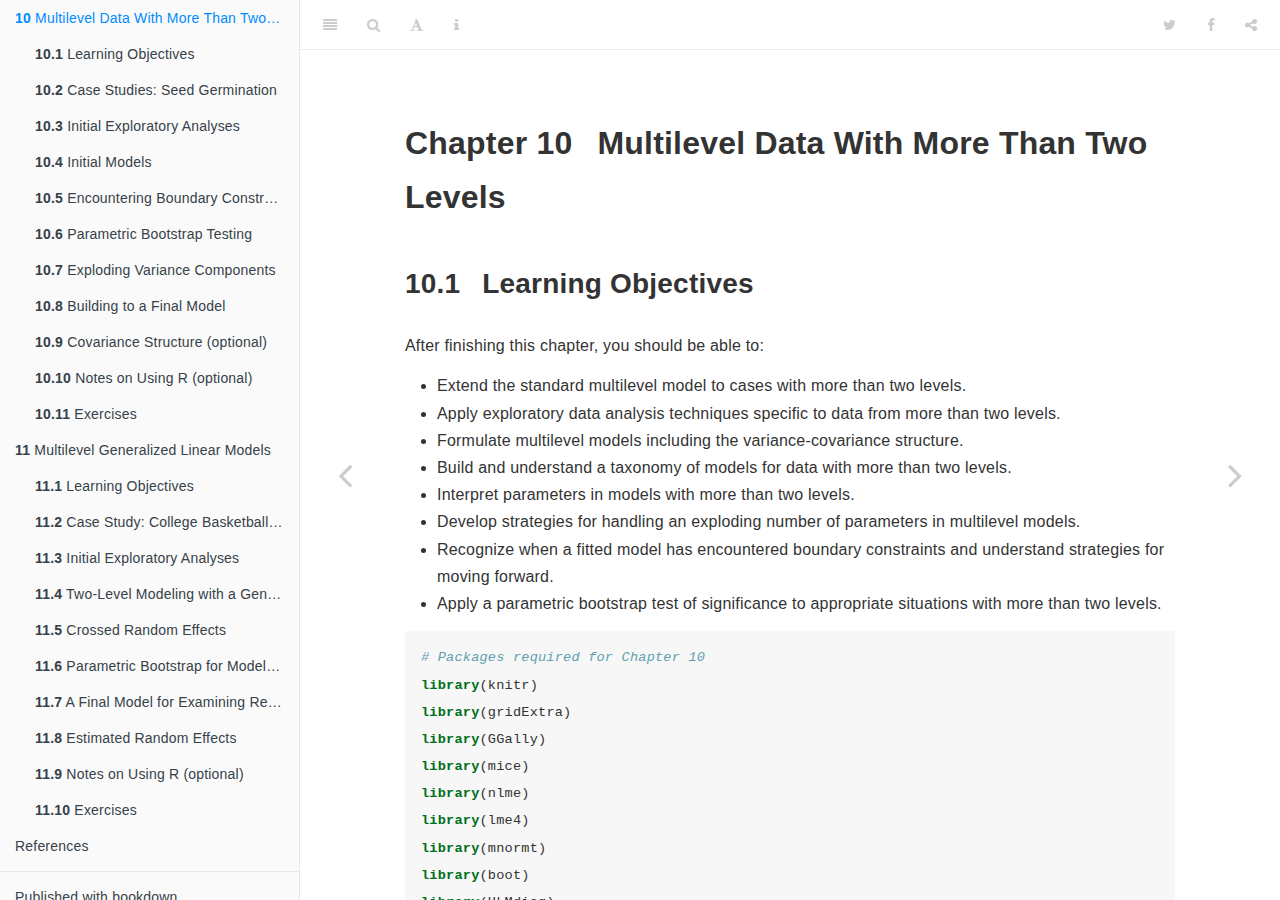
<file: docs/ch-3level.html>
<!DOCTYPE html>
<html lang="" xml:lang="">
<head>

  <meta charset="utf-8" />
  <meta http-equiv="X-UA-Compatible" content="IE=edge" />
  <title>Chapter 10 Multilevel Data With More Than Two Levels | Beyond Multiple Linear Regression</title>
  <meta name="description" content="An applied textbook on generalized linear models and multilevel models for advanced undergraduates, featuring many real, unique data sets. It is intended to be accessible to undergraduate students who have successfully completed a regression course. Even though there is no mathematical prerequisite, we still introduce fairly sophisticated topics such as likelihood theory, zero-inflated Poisson, and parametric bootstrapping in an intuitive and applied manner. We believe strongly in case studies featuring real data and real research questions; thus, most of the data in the textbook arises from collaborative research conducted by the authors and their students, or from student projects. Our goal is that, after working through this material, students will develop an expanded toolkit and a greater appreciation for the wider world of data and statistical modeling." />
  <meta name="generator" content="bookdown 0.19 and GitBook 2.6.7" />

  <meta property="og:title" content="Chapter 10 Multilevel Data With More Than Two Levels | Beyond Multiple Linear Regression" />
  <meta property="og:type" content="book" />
  
  <meta property="og:image" content="data/book_cover.jpg" />
  <meta property="og:description" content="An applied textbook on generalized linear models and multilevel models for advanced undergraduates, featuring many real, unique data sets. It is intended to be accessible to undergraduate students who have successfully completed a regression course. Even though there is no mathematical prerequisite, we still introduce fairly sophisticated topics such as likelihood theory, zero-inflated Poisson, and parametric bootstrapping in an intuitive and applied manner. We believe strongly in case studies featuring real data and real research questions; thus, most of the data in the textbook arises from collaborative research conducted by the authors and their students, or from student projects. Our goal is that, after working through this material, students will develop an expanded toolkit and a greater appreciation for the wider world of data and statistical modeling." />
  <meta name="github-repo" content="proback/BeyondMLR" />

  <meta name="twitter:card" content="summary" />
  <meta name="twitter:title" content="Chapter 10 Multilevel Data With More Than Two Levels | Beyond Multiple Linear Regression" />
  
  <meta name="twitter:description" content="An applied textbook on generalized linear models and multilevel models for advanced undergraduates, featuring many real, unique data sets. It is intended to be accessible to undergraduate students who have successfully completed a regression course. Even though there is no mathematical prerequisite, we still introduce fairly sophisticated topics such as likelihood theory, zero-inflated Poisson, and parametric bootstrapping in an intuitive and applied manner. We believe strongly in case studies featuring real data and real research questions; thus, most of the data in the textbook arises from collaborative research conducted by the authors and their students, or from student projects. Our goal is that, after working through this material, students will develop an expanded toolkit and a greater appreciation for the wider world of data and statistical modeling." />
  <meta name="twitter:image" content="data/book_cover.jpg" />

<meta name="author" content="Paul Roback and Julie Legler" />


<meta name="date" content="2021-01-13" />

  <meta name="viewport" content="width=device-width, initial-scale=1" />
  <meta name="apple-mobile-web-app-capable" content="yes" />
  <meta name="apple-mobile-web-app-status-bar-style" content="black" />
  
  
<link rel="prev" href="ch-lon.html"/>
<link rel="next" href="ch-GLMM.html"/>
<script src="libs/jquery/jquery.min.js"></script>
<link href="libs/gitbook/css/style.css" rel="stylesheet" />
<link href="libs/gitbook/css/plugin-table.css" rel="stylesheet" />
<link href="libs/gitbook/css/plugin-bookdown.css" rel="stylesheet" />
<link href="libs/gitbook/css/plugin-highlight.css" rel="stylesheet" />
<link href="libs/gitbook/css/plugin-search.css" rel="stylesheet" />
<link href="libs/gitbook/css/plugin-fontsettings.css" rel="stylesheet" />
<link href="libs/gitbook/css/plugin-clipboard.css" rel="stylesheet" />









<script src="libs/accessible-code-block/empty-anchor.js"></script>
<script src="libs/kePrint/kePrint.js"></script>


<style type="text/css">
code.sourceCode > span { display: inline-block; line-height: 1.25; }
code.sourceCode > span { color: inherit; text-decoration: inherit; }
code.sourceCode > span:empty { height: 1.2em; }
.sourceCode { overflow: visible; }
code.sourceCode { white-space: pre; position: relative; }
pre.sourceCode { margin: 0; }
@media screen {
div.sourceCode { overflow: auto; }
}
@media print {
code.sourceCode { white-space: pre-wrap; }
code.sourceCode > span { text-indent: -5em; padding-left: 5em; }
}
pre.numberSource code
  { counter-reset: source-line 0; }
pre.numberSource code > span
  { position: relative; left: -4em; counter-increment: source-line; }
pre.numberSource code > span > a:first-child::before
  { content: counter(source-line);
    position: relative; left: -1em; text-align: right; vertical-align: baseline;
    border: none; display: inline-block;
    -webkit-touch-callout: none; -webkit-user-select: none;
    -khtml-user-select: none; -moz-user-select: none;
    -ms-user-select: none; user-select: none;
    padding: 0 4px; width: 4em;
    color: #aaaaaa;
  }
pre.numberSource { margin-left: 3em; border-left: 1px solid #aaaaaa;  padding-left: 4px; }
div.sourceCode
  {   }
@media screen {
code.sourceCode > span > a:first-child::before { text-decoration: underline; }
}
code span.al { color: #ff0000; font-weight: bold; } /* Alert */
code span.an { color: #60a0b0; font-weight: bold; font-style: italic; } /* Annotation */
code span.at { color: #7d9029; } /* Attribute */
code span.bn { color: #40a070; } /* BaseN */
code span.bu { } /* BuiltIn */
code span.cf { color: #007020; font-weight: bold; } /* ControlFlow */
code span.ch { color: #4070a0; } /* Char */
code span.cn { color: #880000; } /* Constant */
code span.co { color: #60a0b0; font-style: italic; } /* Comment */
code span.cv { color: #60a0b0; font-weight: bold; font-style: italic; } /* CommentVar */
code span.do { color: #ba2121; font-style: italic; } /* Documentation */
code span.dt { color: #902000; } /* DataType */
code span.dv { color: #40a070; } /* DecVal */
code span.er { color: #ff0000; font-weight: bold; } /* Error */
code span.ex { } /* Extension */
code span.fl { color: #40a070; } /* Float */
code span.fu { color: #06287e; } /* Function */
code span.im { } /* Import */
code span.in { color: #60a0b0; font-weight: bold; font-style: italic; } /* Information */
code span.kw { color: #007020; font-weight: bold; } /* Keyword */
code span.op { color: #666666; } /* Operator */
code span.ot { color: #007020; } /* Other */
code span.pp { color: #bc7a00; } /* Preprocessor */
code span.sc { color: #4070a0; } /* SpecialChar */
code span.ss { color: #bb6688; } /* SpecialString */
code span.st { color: #4070a0; } /* String */
code span.va { color: #19177c; } /* Variable */
code span.vs { color: #4070a0; } /* VerbatimString */
code span.wa { color: #60a0b0; font-weight: bold; font-style: italic; } /* Warning */
</style>

<link rel="stylesheet" href="css\style.css" type="text/css" />
</head>

<body>



  <div class="book without-animation with-summary font-size-2 font-family-1" data-basepath=".">

    <div class="book-summary">
      <nav role="navigation">

<ul class="summary">
<li><a href="./">Beyond Multiple Linear Regression</a></li>

<li class="divider"></li>
<li class="chapter" data-level="" data-path="index.html"><a href="index.html"><i class="fa fa-check"></i>Preface</a><ul>
<li class="chapter" data-level="" data-path="index.html"><a href="index.html#description"><i class="fa fa-check"></i>Description</a></li>
<li class="chapter" data-level="" data-path="index.html"><a href="index.html#about-the-authors"><i class="fa fa-check"></i>About the Authors</a></li>
<li class="chapter" data-level="" data-path="index.html"><a href="index.html#versions-of-r-packages-used"><i class="fa fa-check"></i>Versions of R Packages Used</a></li>
</ul></li>
<li class="chapter" data-level="1" data-path="ch-MLRreview.html"><a href="ch-MLRreview.html"><i class="fa fa-check"></i><b>1</b> Review of Multiple Linear Regression</a><ul>
<li class="chapter" data-level="1.1" data-path="ch-MLRreview.html"><a href="ch-MLRreview.html#learning-objectives"><i class="fa fa-check"></i><b>1.1</b> Learning Objectives</a></li>
<li class="chapter" data-level="1.2" data-path="ch-MLRreview.html"><a href="ch-MLRreview.html#introduction-to-beyond-multiple-linear-regression"><i class="fa fa-check"></i><b>1.2</b> Introduction to Beyond Multiple Linear Regression</a></li>
<li class="chapter" data-level="1.3" data-path="ch-MLRreview.html"><a href="ch-MLRreview.html#assumptions-for-linear-least-squares-regression"><i class="fa fa-check"></i><b>1.3</b> Assumptions for Linear Least Squares Regression</a><ul>
<li class="chapter" data-level="1.3.1" data-path="ch-MLRreview.html"><a href="ch-MLRreview.html#cases-without-assumption-violations"><i class="fa fa-check"></i><b>1.3.1</b> Cases Without Assumption Violations</a></li>
<li class="chapter" data-level="1.3.2" data-path="ch-MLRreview.html"><a href="ch-MLRreview.html#cases-with-assumption-violations"><i class="fa fa-check"></i><b>1.3.2</b> Cases With Assumption Violations</a></li>
</ul></li>
<li class="chapter" data-level="1.4" data-path="ch-MLRreview.html"><a href="ch-MLRreview.html#review-of-multiple-linear-regression"><i class="fa fa-check"></i><b>1.4</b> Review of Multiple Linear Regression</a><ul>
<li class="chapter" data-level="1.4.1" data-path="ch-MLRreview.html"><a href="ch-MLRreview.html#cs:derby"><i class="fa fa-check"></i><b>1.4.1</b> Case Study: Kentucky Derby</a></li>
</ul></li>
<li class="chapter" data-level="1.5" data-path="ch-MLRreview.html"><a href="ch-MLRreview.html#explorech1"><i class="fa fa-check"></i><b>1.5</b> Initial Exploratory Analyses</a><ul>
<li class="chapter" data-level="1.5.1" data-path="ch-MLRreview.html"><a href="ch-MLRreview.html#data-organization"><i class="fa fa-check"></i><b>1.5.1</b> Data Organization</a></li>
<li class="chapter" data-level="1.5.2" data-path="ch-MLRreview.html"><a href="ch-MLRreview.html#univariate-summaries"><i class="fa fa-check"></i><b>1.5.2</b> Univariate Summaries</a></li>
<li class="chapter" data-level="1.5.3" data-path="ch-MLRreview.html"><a href="ch-MLRreview.html#bivariate-summaries"><i class="fa fa-check"></i><b>1.5.3</b> Bivariate Summaries</a></li>
</ul></li>
<li class="chapter" data-level="1.6" data-path="ch-MLRreview.html"><a href="ch-MLRreview.html#multreg"><i class="fa fa-check"></i><b>1.6</b> Multiple Linear Regression Modeling</a><ul>
<li class="chapter" data-level="1.6.1" data-path="ch-MLRreview.html"><a href="ch-MLRreview.html#SLRcontinuous"><i class="fa fa-check"></i><b>1.6.1</b> Simple Linear Regression with a Continuous Predictor</a></li>
<li class="chapter" data-level="1.6.2" data-path="ch-MLRreview.html"><a href="ch-MLRreview.html#linear-regression-with-a-binary-predictor"><i class="fa fa-check"></i><b>1.6.2</b> Linear Regression with a Binary Predictor</a></li>
<li class="chapter" data-level="1.6.3" data-path="ch-MLRreview.html"><a href="ch-MLRreview.html#multiple-linear-regression-with-two-predictors"><i class="fa fa-check"></i><b>1.6.3</b> Multiple Linear Regression with Two Predictors</a></li>
<li class="chapter" data-level="1.6.4" data-path="ch-MLRreview.html"><a href="ch-MLRreview.html#multreg-inference"><i class="fa fa-check"></i><b>1.6.4</b> Inference in Multiple Linear Regression: Normal Theory</a></li>
<li class="chapter" data-level="1.6.5" data-path="ch-MLRreview.html"><a href="ch-MLRreview.html#multreg-boot"><i class="fa fa-check"></i><b>1.6.5</b> Inference in Multiple Linear Regression: Bootstrapping</a></li>
<li class="chapter" data-level="1.6.6" data-path="ch-MLRreview.html"><a href="ch-MLRreview.html#multiple-linear-regression-with-an-interaction-term"><i class="fa fa-check"></i><b>1.6.6</b> Multiple Linear Regression with an Interaction Term</a></li>
<li class="chapter" data-level="1.6.7" data-path="ch-MLRreview.html"><a href="ch-MLRreview.html#multreg_build"><i class="fa fa-check"></i><b>1.6.7</b> Building a Multiple Linear Regression Model</a></li>
</ul></li>
<li class="chapter" data-level="1.7" data-path="ch-MLRreview.html"><a href="ch-MLRreview.html#preview-of-remaining-chapters"><i class="fa fa-check"></i><b>1.7</b> Preview of Remaining Chapters</a><ul>
<li class="chapter" data-level="1.7.1" data-path="ch-MLRreview.html"><a href="ch-MLRreview.html#soccer"><i class="fa fa-check"></i><b>1.7.1</b> Soccer</a></li>
<li class="chapter" data-level="1.7.2" data-path="ch-MLRreview.html"><a href="ch-MLRreview.html#elephant-mating"><i class="fa fa-check"></i><b>1.7.2</b> Elephant Mating</a></li>
<li class="chapter" data-level="1.7.3" data-path="ch-MLRreview.html"><a href="ch-MLRreview.html#parenting-and-gang-activity"><i class="fa fa-check"></i><b>1.7.3</b> Parenting and Gang Activity</a></li>
<li class="chapter" data-level="1.7.4" data-path="ch-MLRreview.html"><a href="ch-MLRreview.html#crime"><i class="fa fa-check"></i><b>1.7.4</b> Crime</a></li>
</ul></li>
<li class="chapter" data-level="1.8" data-path="ch-MLRreview.html"><a href="ch-MLRreview.html#exercises"><i class="fa fa-check"></i><b>1.8</b> Exercises</a><ul>
<li class="chapter" data-level="1.8.1" data-path="ch-MLRreview.html"><a href="ch-MLRreview.html#conceptual-exercises"><i class="fa fa-check"></i><b>1.8.1</b> Conceptual Exercises</a></li>
<li class="chapter" data-level="1.8.2" data-path="ch-MLRreview.html"><a href="ch-MLRreview.html#guided-exercises"><i class="fa fa-check"></i><b>1.8.2</b> Guided Exercises</a></li>
<li class="chapter" data-level="1.8.3" data-path="ch-MLRreview.html"><a href="ch-MLRreview.html#open-ended-exercises"><i class="fa fa-check"></i><b>1.8.3</b> Open-Ended Exercises</a></li>
</ul></li>
</ul></li>
<li class="chapter" data-level="2" data-path="ch-beyondmost.html"><a href="ch-beyondmost.html"><i class="fa fa-check"></i><b>2</b> Beyond Least Squares: Using Likelihoods</a><ul>
<li class="chapter" data-level="2.1" data-path="ch-beyondmost.html"><a href="ch-beyondmost.html#learning-objectives-1"><i class="fa fa-check"></i><b>2.1</b> Learning Objectives</a></li>
<li class="chapter" data-level="2.2" data-path="ch-beyondmost.html"><a href="ch-beyondmost.html#case-study-does-sex-run-in-families"><i class="fa fa-check"></i><b>2.2</b> Case Study: Does Sex Run in Families?</a><ul>
<li class="chapter" data-level="2.2.1" data-path="ch-beyondmost.html"><a href="ch-beyondmost.html#research-questions"><i class="fa fa-check"></i><b>2.2.1</b> Research Questions</a></li>
</ul></li>
<li class="chapter" data-level="2.3" data-path="ch-beyondmost.html"><a href="ch-beyondmost.html#model-0-sex-unconditional-equal-probabilities"><i class="fa fa-check"></i><b>2.3</b> Model 0: Sex Unconditional, Equal Probabilities</a></li>
<li class="chapter" data-level="2.4" data-path="ch-beyondmost.html"><a href="ch-beyondmost.html#sex_unconditional_model"><i class="fa fa-check"></i><b>2.4</b> Model 1: Sex Unconditional, Unequal Probabilities</a><ul>
<li class="chapter" data-level="2.4.1" data-path="ch-beyondmost.html"><a href="ch-beyondmost.html#what-is-a-likelihood"><i class="fa fa-check"></i><b>2.4.1</b> What Is a Likelihood?</a></li>
<li class="chapter" data-level="2.4.2" data-path="ch-beyondmost.html"><a href="ch-beyondmost.html#findMLE.sec"><i class="fa fa-check"></i><b>2.4.2</b> Finding MLEs</a></li>
<li class="chapter" data-level="2.4.3" data-path="ch-beyondmost.html"><a href="ch-beyondmost.html#summary"><i class="fa fa-check"></i><b>2.4.3</b> Summary</a></li>
<li class="chapter" data-level="2.4.4" data-path="ch-beyondmost.html"><a href="ch-beyondmost.html#is-a-likelihood-a-probability-function-optional"><i class="fa fa-check"></i><b>2.4.4</b> Is a Likelihood a Probability Function? (optional)</a></li>
</ul></li>
<li class="chapter" data-level="2.5" data-path="ch-beyondmost.html"><a href="ch-beyondmost.html#sex_conditional.sec"><i class="fa fa-check"></i><b>2.5</b> Model 2: Sex Conditional</a><ul>
<li class="chapter" data-level="2.5.1" data-path="ch-beyondmost.html"><a href="ch-beyondmost.html#model-specification"><i class="fa fa-check"></i><b>2.5.1</b> Model Specification</a></li>
<li class="chapter" data-level="2.5.2" data-path="ch-beyondmost.html"><a href="ch-beyondmost.html#application-to-hypothetical-data"><i class="fa fa-check"></i><b>2.5.2</b> Application to Hypothetical Data</a></li>
</ul></li>
<li class="chapter" data-level="2.6" data-path="ch-beyondmost.html"><a href="ch-beyondmost.html#case-study-analysis-of-the-nlsy-data"><i class="fa fa-check"></i><b>2.6</b> Case Study: Analysis of the NLSY Data</a><ul>
<li class="chapter" data-level="2.6.1" data-path="ch-beyondmost.html"><a href="ch-beyondmost.html#model-building-plan"><i class="fa fa-check"></i><b>2.6.1</b> Model Building Plan</a></li>
<li class="chapter" data-level="2.6.2" data-path="ch-beyondmost.html"><a href="ch-beyondmost.html#EDA.sec"><i class="fa fa-check"></i><b>2.6.2</b> Exploratory Data Analysis</a></li>
<li class="chapter" data-level="2.6.3" data-path="ch-beyondmost.html"><a href="ch-beyondmost.html#likelihood-for-the-sex-unconditional-model"><i class="fa fa-check"></i><b>2.6.3</b> Likelihood for the Sex Unconditional Model</a></li>
<li class="chapter" data-level="2.6.4" data-path="ch-beyondmost.html"><a href="ch-beyondmost.html#sex-cond-lik"><i class="fa fa-check"></i><b>2.6.4</b> Likelihood for the Sex Conditional Model</a></li>
<li class="chapter" data-level="2.6.5" data-path="ch-beyondmost.html"><a href="ch-beyondmost.html#sec-lrtest"><i class="fa fa-check"></i><b>2.6.5</b> Model Comparisons</a></li>
</ul></li>
<li class="chapter" data-level="2.7" data-path="ch-beyondmost.html"><a href="ch-beyondmost.html#model-3-stopping-rule-model-waiting-for-a-boy"><i class="fa fa-check"></i><b>2.7</b> Model 3: Stopping Rule Model (waiting for a boy)</a><ul>
<li class="chapter" data-level="2.7.1" data-path="ch-beyondmost.html"><a href="ch-beyondmost.html#non-nested-models"><i class="fa fa-check"></i><b>2.7.1</b> Non-nested Models</a></li>
</ul></li>
<li class="chapter" data-level="2.8" data-path="ch-beyondmost.html"><a href="ch-beyondmost.html#summary-of-model-building"><i class="fa fa-check"></i><b>2.8</b> Summary of Model Building</a></li>
<li class="chapter" data-level="2.9" data-path="ch-beyondmost.html"><a href="ch-beyondmost.html#likelihood-based-methods"><i class="fa fa-check"></i><b>2.9</b> Likelihood-Based Methods</a></li>
<li class="chapter" data-level="2.10" data-path="ch-beyondmost.html"><a href="ch-beyondmost.html#likelihoods-and-this-course"><i class="fa fa-check"></i><b>2.10</b> Likelihoods and This Course</a></li>
<li class="chapter" data-level="2.11" data-path="ch-beyondmost.html"><a href="ch-beyondmost.html#exercises-1"><i class="fa fa-check"></i><b>2.11</b> Exercises</a><ul>
<li class="chapter" data-level="2.11.1" data-path="ch-beyondmost.html"><a href="ch-beyondmost.html#conceptual-exercises-1"><i class="fa fa-check"></i><b>2.11.1</b> Conceptual Exercises</a></li>
<li class="chapter" data-level="2.11.2" data-path="ch-beyondmost.html"><a href="ch-beyondmost.html#guided-exercises-1"><i class="fa fa-check"></i><b>2.11.2</b> Guided Exercises</a></li>
<li class="chapter" data-level="2.11.3" data-path="ch-beyondmost.html"><a href="ch-beyondmost.html#open-ended-exercises-1"><i class="fa fa-check"></i><b>2.11.3</b> Open-Ended Exercises</a></li>
</ul></li>
</ul></li>
<li class="chapter" data-level="3" data-path="ch-distthry.html"><a href="ch-distthry.html"><i class="fa fa-check"></i><b>3</b> Distribution Theory</a><ul>
<li class="chapter" data-level="3.1" data-path="ch-distthry.html"><a href="ch-distthry.html#learning-objectives-2"><i class="fa fa-check"></i><b>3.1</b> Learning Objectives</a></li>
<li class="chapter" data-level="3.2" data-path="ch-distthry.html"><a href="ch-distthry.html#introduction"><i class="fa fa-check"></i><b>3.2</b> Introduction</a></li>
<li class="chapter" data-level="3.3" data-path="ch-distthry.html"><a href="ch-distthry.html#discrete-random-variables"><i class="fa fa-check"></i><b>3.3</b> Discrete Random Variables</a><ul>
<li class="chapter" data-level="3.3.1" data-path="ch-distthry.html"><a href="ch-distthry.html#sec-binary"><i class="fa fa-check"></i><b>3.3.1</b> Binary Random Variable</a></li>
<li class="chapter" data-level="3.3.2" data-path="ch-distthry.html"><a href="ch-distthry.html#sec-binomial"><i class="fa fa-check"></i><b>3.3.2</b> Binomial Random Variable</a></li>
<li class="chapter" data-level="3.3.3" data-path="ch-distthry.html"><a href="ch-distthry.html#geometric-random-variable"><i class="fa fa-check"></i><b>3.3.3</b> Geometric Random Variable</a></li>
<li class="chapter" data-level="3.3.4" data-path="ch-distthry.html"><a href="ch-distthry.html#negative-binomial-random-variable"><i class="fa fa-check"></i><b>3.3.4</b> Negative Binomial Random Variable</a></li>
<li class="chapter" data-level="3.3.5" data-path="ch-distthry.html"><a href="ch-distthry.html#hypergeometric-random-variable"><i class="fa fa-check"></i><b>3.3.5</b> Hypergeometric Random Variable</a></li>
<li class="chapter" data-level="3.3.6" data-path="ch-distthry.html"><a href="ch-distthry.html#poisson-random-variable"><i class="fa fa-check"></i><b>3.3.6</b> Poisson Random Variable</a></li>
</ul></li>
<li class="chapter" data-level="3.4" data-path="ch-distthry.html"><a href="ch-distthry.html#continuous-random-variables"><i class="fa fa-check"></i><b>3.4</b> Continuous Random Variables</a><ul>
<li class="chapter" data-level="3.4.1" data-path="ch-distthry.html"><a href="ch-distthry.html#exponential-random-variable"><i class="fa fa-check"></i><b>3.4.1</b> Exponential Random Variable</a></li>
<li class="chapter" data-level="3.4.2" data-path="ch-distthry.html"><a href="ch-distthry.html#gamma-random-variable"><i class="fa fa-check"></i><b>3.4.2</b> Gamma Random Variable</a></li>
<li class="chapter" data-level="3.4.3" data-path="ch-distthry.html"><a href="ch-distthry.html#normal-gaussian-random-variable"><i class="fa fa-check"></i><b>3.4.3</b> Normal (Gaussian) Random Variable</a></li>
<li class="chapter" data-level="3.4.4" data-path="ch-distthry.html"><a href="ch-distthry.html#beta-random-variable"><i class="fa fa-check"></i><b>3.4.4</b> Beta Random Variable</a></li>
</ul></li>
<li class="chapter" data-level="3.5" data-path="ch-distthry.html"><a href="ch-distthry.html#distributions-used-in-testing"><i class="fa fa-check"></i><b>3.5</b> Distributions Used in Testing</a><ul>
<li class="chapter" data-level="3.5.1" data-path="ch-distthry.html"><a href="ch-distthry.html#chi2-distribution"><i class="fa fa-check"></i><b>3.5.1</b> <span class="math inline">\(\chi^2\)</span> Distribution</a></li>
<li class="chapter" data-level="3.5.2" data-path="ch-distthry.html"><a href="ch-distthry.html#students-t-distribution"><i class="fa fa-check"></i><b>3.5.2</b> Student’s <span class="math inline">\(t\)</span>-Distribution</a></li>
<li class="chapter" data-level="3.5.3" data-path="ch-distthry.html"><a href="ch-distthry.html#f-distribution"><i class="fa fa-check"></i><b>3.5.3</b> <span class="math inline">\(F\)</span>-Distribution</a></li>
</ul></li>
<li class="chapter" data-level="3.6" data-path="ch-distthry.html"><a href="ch-distthry.html#additional-resources"><i class="fa fa-check"></i><b>3.6</b> Additional Resources</a></li>
<li class="chapter" data-level="3.7" data-path="ch-distthry.html"><a href="ch-distthry.html#exercises-2"><i class="fa fa-check"></i><b>3.7</b> Exercises</a><ul>
<li class="chapter" data-level="3.7.1" data-path="ch-distthry.html"><a href="ch-distthry.html#conceptual-exercises-2"><i class="fa fa-check"></i><b>3.7.1</b> Conceptual Exercises</a></li>
<li class="chapter" data-level="3.7.2" data-path="ch-distthry.html"><a href="ch-distthry.html#guided-exercises-2"><i class="fa fa-check"></i><b>3.7.2</b> Guided Exercises</a></li>
</ul></li>
</ul></li>
<li class="chapter" data-level="4" data-path="ch-poissonreg.html"><a href="ch-poissonreg.html"><i class="fa fa-check"></i><b>4</b> Poisson Regression</a><ul>
<li class="chapter" data-level="4.1" data-path="ch-poissonreg.html"><a href="ch-poissonreg.html#learning-objectives-3"><i class="fa fa-check"></i><b>4.1</b> Learning Objectives</a></li>
<li class="chapter" data-level="4.2" data-path="ch-poissonreg.html"><a href="ch-poissonreg.html#introduction-to-poisson-regression"><i class="fa fa-check"></i><b>4.2</b> Introduction to Poisson Regression</a><ul>
<li class="chapter" data-level="4.2.1" data-path="ch-poissonreg.html"><a href="ch-poissonreg.html#poisson-regression-assumptions"><i class="fa fa-check"></i><b>4.2.1</b> Poisson Regression Assumptions</a></li>
<li class="chapter" data-level="4.2.2" data-path="ch-poissonreg.html"><a href="ch-poissonreg.html#a-graphical-look-at-poisson-regression"><i class="fa fa-check"></i><b>4.2.2</b> A Graphical Look at Poisson Regression</a></li>
</ul></li>
<li class="chapter" data-level="4.3" data-path="ch-poissonreg.html"><a href="ch-poissonreg.html#case-studies-overview"><i class="fa fa-check"></i><b>4.3</b> Case Studies Overview</a></li>
<li class="chapter" data-level="4.4" data-path="ch-poissonreg.html"><a href="ch-poissonreg.html#cs-philippines"><i class="fa fa-check"></i><b>4.4</b> Case Study: Household Size in the Philippines</a><ul>
<li class="chapter" data-level="4.4.1" data-path="ch-poissonreg.html"><a href="ch-poissonreg.html#organizedata4"><i class="fa fa-check"></i><b>4.4.1</b> Data Organization</a></li>
<li class="chapter" data-level="4.4.2" data-path="ch-poissonreg.html"><a href="ch-poissonreg.html#exploreHH"><i class="fa fa-check"></i><b>4.4.2</b> Exploratory Data Analyses</a></li>
<li class="chapter" data-level="4.4.3" data-path="ch-poissonreg.html"><a href="ch-poissonreg.html#sec-PoisInference"><i class="fa fa-check"></i><b>4.4.3</b> Estimation and Inference</a></li>
<li class="chapter" data-level="4.4.4" data-path="ch-poissonreg.html"><a href="ch-poissonreg.html#sec-Devtocompare"><i class="fa fa-check"></i><b>4.4.4</b> Using Deviances to Compare Models</a></li>
<li class="chapter" data-level="4.4.5" data-path="ch-poissonreg.html"><a href="ch-poissonreg.html#likelihood.sec"><i class="fa fa-check"></i><b>4.4.5</b> Using Likelihoods to Fit Models (optional)</a></li>
<li class="chapter" data-level="4.4.6" data-path="ch-poissonreg.html"><a href="ch-poissonreg.html#second-order-model"><i class="fa fa-check"></i><b>4.4.6</b> Second Order Model</a></li>
<li class="chapter" data-level="4.4.7" data-path="ch-poissonreg.html"><a href="ch-poissonreg.html#adding-a-covariate"><i class="fa fa-check"></i><b>4.4.7</b> Adding a Covariate</a></li>
<li class="chapter" data-level="4.4.8" data-path="ch-poissonreg.html"><a href="ch-poissonreg.html#sec-PoisResid"><i class="fa fa-check"></i><b>4.4.8</b> Residuals for Poisson Models (optional)</a></li>
<li class="chapter" data-level="4.4.9" data-path="ch-poissonreg.html"><a href="ch-poissonreg.html#sec-PoisGOF"><i class="fa fa-check"></i><b>4.4.9</b> Goodness-of-Fit</a></li>
</ul></li>
<li class="chapter" data-level="4.5" data-path="ch-poissonreg.html"><a href="ch-poissonreg.html#linear-least-squares-vs.-poisson-regression"><i class="fa fa-check"></i><b>4.5</b> Linear Least Squares  vs. Poisson Regression </a></li>
<li class="chapter" data-level="4.6" data-path="ch-poissonreg.html"><a href="ch-poissonreg.html#case-study-campus-crime"><i class="fa fa-check"></i><b>4.6</b> Case Study: Campus Crime</a><ul>
<li class="chapter" data-level="4.6.1" data-path="ch-poissonreg.html"><a href="ch-poissonreg.html#data-organization-1"><i class="fa fa-check"></i><b>4.6.1</b> Data Organization</a></li>
<li class="chapter" data-level="4.6.2" data-path="ch-poissonreg.html"><a href="ch-poissonreg.html#exploratory-data-analysis"><i class="fa fa-check"></i><b>4.6.2</b> Exploratory Data Analysis</a></li>
<li class="chapter" data-level="4.6.3" data-path="ch-poissonreg.html"><a href="ch-poissonreg.html#accounting-for-enrollment"><i class="fa fa-check"></i><b>4.6.3</b> Accounting for Enrollment</a></li>
</ul></li>
<li class="chapter" data-level="4.7" data-path="ch-poissonreg.html"><a href="ch-poissonreg.html#modeling-assumptions"><i class="fa fa-check"></i><b>4.7</b> Modeling Assumptions</a></li>
<li class="chapter" data-level="4.8" data-path="ch-poissonreg.html"><a href="ch-poissonreg.html#initial-models"><i class="fa fa-check"></i><b>4.8</b> Initial Models</a><ul>
<li class="chapter" data-level="4.8.1" data-path="ch-poissonreg.html"><a href="ch-poissonreg.html#tukeys-honestly-significant-differences"><i class="fa fa-check"></i><b>4.8.1</b> Tukey’s Honestly Significant Differences</a></li>
</ul></li>
<li class="chapter" data-level="4.9" data-path="ch-poissonreg.html"><a href="ch-poissonreg.html#sec-overdispPois"><i class="fa fa-check"></i><b>4.9</b> Overdispersion</a><ul>
<li class="chapter" data-level="4.9.1" data-path="ch-poissonreg.html"><a href="ch-poissonreg.html#dispersion-parameter-adjustment"><i class="fa fa-check"></i><b>4.9.1</b> Dispersion Parameter Adjustment</a></li>
<li class="chapter" data-level="4.9.2" data-path="ch-poissonreg.html"><a href="ch-poissonreg.html#no-dispersion-vs.-overdispersion"><i class="fa fa-check"></i><b>4.9.2</b> No Dispersion vs. Overdispersion</a></li>
<li class="chapter" data-level="4.9.3" data-path="ch-poissonreg.html"><a href="ch-poissonreg.html#negative-binomial-modeling"><i class="fa fa-check"></i><b>4.9.3</b> Negative Binomial Modeling</a></li>
</ul></li>
<li class="chapter" data-level="4.10" data-path="ch-poissonreg.html"><a href="ch-poissonreg.html#cs:drinking"><i class="fa fa-check"></i><b>4.10</b> Case Study: Weekend Drinking</a><ul>
<li class="chapter" data-level="4.10.1" data-path="ch-poissonreg.html"><a href="ch-poissonreg.html#research-question"><i class="fa fa-check"></i><b>4.10.1</b> Research Question</a></li>
<li class="chapter" data-level="4.10.2" data-path="ch-poissonreg.html"><a href="ch-poissonreg.html#data-organization-2"><i class="fa fa-check"></i><b>4.10.2</b> Data Organization</a></li>
<li class="chapter" data-level="4.10.3" data-path="ch-poissonreg.html"><a href="ch-poissonreg.html#exploratory-data-analysis-1"><i class="fa fa-check"></i><b>4.10.3</b> Exploratory Data Analysis</a></li>
<li class="chapter" data-level="4.10.4" data-path="ch-poissonreg.html"><a href="ch-poissonreg.html#modeling"><i class="fa fa-check"></i><b>4.10.4</b> Modeling</a></li>
<li class="chapter" data-level="4.10.5" data-path="ch-poissonreg.html"><a href="ch-poissonreg.html#fitting-a-zip-model"><i class="fa fa-check"></i><b>4.10.5</b> Fitting a ZIP Model</a></li>
<li class="chapter" data-level="4.10.6" data-path="ch-poissonreg.html"><a href="ch-poissonreg.html#the-vuong-test-optional"><i class="fa fa-check"></i><b>4.10.6</b> The Vuong Test (optional)</a></li>
<li class="chapter" data-level="4.10.7" data-path="ch-poissonreg.html"><a href="ch-poissonreg.html#residual-plot"><i class="fa fa-check"></i><b>4.10.7</b> Residual Plot</a></li>
<li class="chapter" data-level="4.10.8" data-path="ch-poissonreg.html"><a href="ch-poissonreg.html#limitations"><i class="fa fa-check"></i><b>4.10.8</b> Limitations</a></li>
</ul></li>
<li class="chapter" data-level="4.11" data-path="ch-poissonreg.html"><a href="ch-poissonreg.html#exercises-3"><i class="fa fa-check"></i><b>4.11</b> Exercises</a><ul>
<li class="chapter" data-level="4.11.1" data-path="ch-poissonreg.html"><a href="ch-poissonreg.html#exer:concept"><i class="fa fa-check"></i><b>4.11.1</b> Conceptual Exercises</a></li>
<li class="chapter" data-level="4.11.2" data-path="ch-poissonreg.html"><a href="ch-poissonreg.html#guided-exercises-3"><i class="fa fa-check"></i><b>4.11.2</b> Guided Exercises</a></li>
<li class="chapter" data-level="4.11.3" data-path="ch-poissonreg.html"><a href="ch-poissonreg.html#open-ended-exercises-2"><i class="fa fa-check"></i><b>4.11.3</b> Open-Ended Exercises</a></li>
</ul></li>
</ul></li>
<li class="chapter" data-level="5" data-path="ch-glms.html"><a href="ch-glms.html"><i class="fa fa-check"></i><b>5</b> Generalized Linear Models: A Unifying Theory</a><ul>
<li class="chapter" data-level="5.1" data-path="ch-glms.html"><a href="ch-glms.html#learning-objectives-4"><i class="fa fa-check"></i><b>5.1</b> Learning Objectives</a></li>
<li class="chapter" data-level="5.2" data-path="ch-glms.html"><a href="ch-glms.html#one-parameter-exponential-families"><i class="fa fa-check"></i><b>5.2</b> One-Parameter Exponential Families</a><ul>
<li class="chapter" data-level="5.2.1" data-path="ch-glms.html"><a href="ch-glms.html#one-parameter-exponential-family-poisson"><i class="fa fa-check"></i><b>5.2.1</b> One-Parameter Exponential Family: Poisson</a></li>
<li class="chapter" data-level="5.2.2" data-path="ch-glms.html"><a href="ch-glms.html#one-parameter-exponential-family-normal"><i class="fa fa-check"></i><b>5.2.2</b> One-Parameter Exponential Family: Normal</a></li>
</ul></li>
<li class="chapter" data-level="5.3" data-path="ch-glms.html"><a href="ch-glms.html#generalized-linear-modeling"><i class="fa fa-check"></i><b>5.3</b> Generalized Linear Modeling</a></li>
<li class="chapter" data-level="5.4" data-path="ch-glms.html"><a href="ch-glms.html#exercises-4"><i class="fa fa-check"></i><b>5.4</b> Exercises</a></li>
</ul></li>
<li class="chapter" data-level="6" data-path="ch-logreg.html"><a href="ch-logreg.html"><i class="fa fa-check"></i><b>6</b> Logistic Regression</a><ul>
<li class="chapter" data-level="6.1" data-path="ch-logreg.html"><a href="ch-logreg.html#learning-objectives-5"><i class="fa fa-check"></i><b>6.1</b> Learning Objectives</a></li>
<li class="chapter" data-level="6.2" data-path="ch-logreg.html"><a href="ch-logreg.html#introduction-to-logistic-regression"><i class="fa fa-check"></i><b>6.2</b> Introduction to Logistic Regression</a><ul>
<li class="chapter" data-level="6.2.1" data-path="ch-logreg.html"><a href="ch-logreg.html#logistic-regression-assumptions"><i class="fa fa-check"></i><b>6.2.1</b> Logistic Regression Assumptions</a></li>
<li class="chapter" data-level="6.2.2" data-path="ch-logreg.html"><a href="ch-logreg.html#a-graphical-look-at-logistic-regression"><i class="fa fa-check"></i><b>6.2.2</b> A Graphical Look at Logistic Regression</a></li>
</ul></li>
<li class="chapter" data-level="6.3" data-path="ch-logreg.html"><a href="ch-logreg.html#case-studies-overview-1"><i class="fa fa-check"></i><b>6.3</b> Case Studies Overview</a></li>
<li class="chapter" data-level="6.4" data-path="ch-logreg.html"><a href="ch-logreg.html#case-study-soccer-goalkeepers"><i class="fa fa-check"></i><b>6.4</b> Case Study: Soccer Goalkeepers</a><ul>
<li class="chapter" data-level="6.4.1" data-path="ch-logreg.html"><a href="ch-logreg.html#modeling-odds"><i class="fa fa-check"></i><b>6.4.1</b> Modeling Odds</a></li>
<li class="chapter" data-level="6.4.2" data-path="ch-logreg.html"><a href="ch-logreg.html#logistic-regression-models-for-binomial-responses"><i class="fa fa-check"></i><b>6.4.2</b> Logistic Regression Models for Binomial Responses</a></li>
<li class="chapter" data-level="6.4.3" data-path="ch-logreg.html"><a href="ch-logreg.html#theoretical-rationale-optional"><i class="fa fa-check"></i><b>6.4.3</b> Theoretical Rationale (optional)</a></li>
</ul></li>
<li class="chapter" data-level="6.5" data-path="ch-logreg.html"><a href="ch-logreg.html#case-study-reconstructing-alabama"><i class="fa fa-check"></i><b>6.5</b> Case Study: Reconstructing Alabama</a><ul>
<li class="chapter" data-level="6.5.1" data-path="ch-logreg.html"><a href="ch-logreg.html#data-organization-3"><i class="fa fa-check"></i><b>6.5.1</b> Data Organization</a></li>
<li class="chapter" data-level="6.5.2" data-path="ch-logreg.html"><a href="ch-logreg.html#exploratory-analyses"><i class="fa fa-check"></i><b>6.5.2</b> Exploratory Analyses</a></li>
<li class="chapter" data-level="6.5.3" data-path="ch-logreg.html"><a href="ch-logreg.html#initial-models-1"><i class="fa fa-check"></i><b>6.5.3</b> Initial Models</a></li>
<li class="chapter" data-level="6.5.4" data-path="ch-logreg.html"><a href="ch-logreg.html#sec-logisticInf"><i class="fa fa-check"></i><b>6.5.4</b> Tests for Significance of Model Coefficients</a></li>
<li class="chapter" data-level="6.5.5" data-path="ch-logreg.html"><a href="ch-logreg.html#confidence-intervals-for-model-coefficients"><i class="fa fa-check"></i><b>6.5.5</b> Confidence Intervals for Model Coefficients</a></li>
<li class="chapter" data-level="6.5.6" data-path="ch-logreg.html"><a href="ch-logreg.html#testing-for-goodness-of-fit"><i class="fa fa-check"></i><b>6.5.6</b> Testing for Goodness-of-Fit</a></li>
<li class="chapter" data-level="6.5.7" data-path="ch-logreg.html"><a href="ch-logreg.html#residuals-for-binomial-regression"><i class="fa fa-check"></i><b>6.5.7</b> Residuals for Binomial Regression</a></li>
<li class="chapter" data-level="6.5.8" data-path="ch-logreg.html"><a href="ch-logreg.html#sec-logOverdispersion"><i class="fa fa-check"></i><b>6.5.8</b> Overdispersion</a></li>
<li class="chapter" data-level="6.5.9" data-path="ch-logreg.html"><a href="ch-logreg.html#summary-1"><i class="fa fa-check"></i><b>6.5.9</b> Summary</a></li>
</ul></li>
<li class="chapter" data-level="6.6" data-path="ch-logreg.html"><a href="ch-logreg.html#linear-least-squares-vs.-binomial-regression"><i class="fa fa-check"></i><b>6.6</b> Linear Least Squares  vs. Binomial Regression </a></li>
<li class="chapter" data-level="6.7" data-path="ch-logreg.html"><a href="ch-logreg.html#case-study-trying-to-lose-weight"><i class="fa fa-check"></i><b>6.7</b> Case Study: Trying to Lose Weight</a><ul>
<li class="chapter" data-level="6.7.1" data-path="ch-logreg.html"><a href="ch-logreg.html#data-organization-4"><i class="fa fa-check"></i><b>6.7.1</b> Data Organization</a></li>
<li class="chapter" data-level="6.7.2" data-path="ch-logreg.html"><a href="ch-logreg.html#exploratory-data-analysis-2"><i class="fa fa-check"></i><b>6.7.2</b> Exploratory Data Analysis</a></li>
<li class="chapter" data-level="6.7.3" data-path="ch-logreg.html"><a href="ch-logreg.html#initial-models-2"><i class="fa fa-check"></i><b>6.7.3</b> Initial Models</a></li>
<li class="chapter" data-level="6.7.4" data-path="ch-logreg.html"><a href="ch-logreg.html#drop-in-deviance-tests"><i class="fa fa-check"></i><b>6.7.4</b> Drop-in-Deviance Tests</a></li>
<li class="chapter" data-level="6.7.5" data-path="ch-logreg.html"><a href="ch-logreg.html#model-discussion-and-summary"><i class="fa fa-check"></i><b>6.7.5</b> Model Discussion and Summary</a></li>
</ul></li>
<li class="chapter" data-level="6.8" data-path="ch-logreg.html"><a href="ch-logreg.html#exercises-5"><i class="fa fa-check"></i><b>6.8</b> Exercises</a><ul>
<li class="chapter" data-level="6.8.1" data-path="ch-logreg.html"><a href="ch-logreg.html#conceptual-exercises-3"><i class="fa fa-check"></i><b>6.8.1</b> Conceptual Exercises</a></li>
<li class="chapter" data-level="6.8.2" data-path="ch-logreg.html"><a href="ch-logreg.html#guided-exercises-4"><i class="fa fa-check"></i><b>6.8.2</b> Guided Exercises</a></li>
<li class="chapter" data-level="6.8.3" data-path="ch-logreg.html"><a href="ch-logreg.html#open-ended-exercises-3"><i class="fa fa-check"></i><b>6.8.3</b> Open-Ended Exercises</a></li>
</ul></li>
</ul></li>
<li class="chapter" data-level="7" data-path="ch-corrdata.html"><a href="ch-corrdata.html"><i class="fa fa-check"></i><b>7</b> Correlated Data</a><ul>
<li class="chapter" data-level="7.1" data-path="ch-corrdata.html"><a href="ch-corrdata.html#learning-objectives-6"><i class="fa fa-check"></i><b>7.1</b> Learning Objectives</a></li>
<li class="chapter" data-level="7.2" data-path="ch-corrdata.html"><a href="ch-corrdata.html#introduction-1"><i class="fa fa-check"></i><b>7.2</b> Introduction</a></li>
<li class="chapter" data-level="7.3" data-path="ch-corrdata.html"><a href="ch-corrdata.html#recognizing-correlation"><i class="fa fa-check"></i><b>7.3</b> Recognizing Correlation</a></li>
<li class="chapter" data-level="7.4" data-path="ch-corrdata.html"><a href="ch-corrdata.html#case-study-dams-and-pups"><i class="fa fa-check"></i><b>7.4</b> Case Study: Dams and Pups</a></li>
<li class="chapter" data-level="7.5" data-path="ch-corrdata.html"><a href="ch-corrdata.html#sources-of-variability"><i class="fa fa-check"></i><b>7.5</b> Sources of Variability</a></li>
<li class="chapter" data-level="7.6" data-path="ch-corrdata.html"><a href="ch-corrdata.html#scenario-1-no-covariates"><i class="fa fa-check"></i><b>7.6</b> Scenario 1: No Covariates</a></li>
<li class="chapter" data-level="7.7" data-path="ch-corrdata.html"><a href="ch-corrdata.html#scenario-2-dose-effect"><i class="fa fa-check"></i><b>7.7</b> Scenario 2: Dose Effect</a></li>
<li class="chapter" data-level="7.8" data-path="ch-corrdata.html"><a href="ch-corrdata.html#case-study-tree-growth"><i class="fa fa-check"></i><b>7.8</b> Case Study: Tree Growth</a><ul>
<li class="chapter" data-level="7.8.1" data-path="ch-corrdata.html"><a href="ch-corrdata.html#format-of-the-data-set"><i class="fa fa-check"></i><b>7.8.1</b> Format of the Data Set</a></li>
<li class="chapter" data-level="7.8.2" data-path="ch-corrdata.html"><a href="ch-corrdata.html#sources-of-variability-1"><i class="fa fa-check"></i><b>7.8.2</b> Sources of Variability</a></li>
<li class="chapter" data-level="7.8.3" data-path="ch-corrdata.html"><a href="ch-corrdata.html#analysis-preview-accounting-for-correlation"><i class="fa fa-check"></i><b>7.8.3</b> Analysis Preview: Accounting for Correlation</a></li>
</ul></li>
<li class="chapter" data-level="7.9" data-path="ch-corrdata.html"><a href="ch-corrdata.html#summary-2"><i class="fa fa-check"></i><b>7.9</b> Summary</a></li>
<li class="chapter" data-level="7.10" data-path="ch-corrdata.html"><a href="ch-corrdata.html#exercises-6"><i class="fa fa-check"></i><b>7.10</b> Exercises</a><ul>
<li class="chapter" data-level="7.10.1" data-path="ch-corrdata.html"><a href="ch-corrdata.html#conceptual-exercises-4"><i class="fa fa-check"></i><b>7.10.1</b> Conceptual Exercises</a></li>
<li class="chapter" data-level="7.10.2" data-path="ch-corrdata.html"><a href="ch-corrdata.html#guided-exercises-5"><i class="fa fa-check"></i><b>7.10.2</b> Guided Exercises</a></li>
<li class="chapter" data-level="7.10.3" data-path="ch-corrdata.html"><a href="ch-corrdata.html#note-on-correlated-binary-outcomes"><i class="fa fa-check"></i><b>7.10.3</b> Note on Correlated Binary Outcomes</a></li>
</ul></li>
</ul></li>
<li class="chapter" data-level="8" data-path="ch-multilevelintro.html"><a href="ch-multilevelintro.html"><i class="fa fa-check"></i><b>8</b> Introduction to Multilevel Models</a><ul>
<li class="chapter" data-level="8.1" data-path="ch-multilevelintro.html"><a href="ch-multilevelintro.html#learning-objectives-7"><i class="fa fa-check"></i><b>8.1</b> Learning Objectives</a></li>
<li class="chapter" data-level="8.2" data-path="ch-multilevelintro.html"><a href="ch-multilevelintro.html#cs:music"><i class="fa fa-check"></i><b>8.2</b> Case Study: Music Performance Anxiety</a></li>
<li class="chapter" data-level="8.3" data-path="ch-multilevelintro.html"><a href="ch-multilevelintro.html#explore"><i class="fa fa-check"></i><b>8.3</b> Initial Exploratory Analyses</a><ul>
<li class="chapter" data-level="8.3.1" data-path="ch-multilevelintro.html"><a href="ch-multilevelintro.html#organizedata1"><i class="fa fa-check"></i><b>8.3.1</b> Data Organization</a></li>
<li class="chapter" data-level="8.3.2" data-path="ch-multilevelintro.html"><a href="ch-multilevelintro.html#explore1"><i class="fa fa-check"></i><b>8.3.2</b> Exploratory Analyses: Univariate Summaries</a></li>
<li class="chapter" data-level="8.3.3" data-path="ch-multilevelintro.html"><a href="ch-multilevelintro.html#explore2"><i class="fa fa-check"></i><b>8.3.3</b> Exploratory Analyses: Bivariate Summaries</a></li>
</ul></li>
<li class="chapter" data-level="8.4" data-path="ch-multilevelintro.html"><a href="ch-multilevelintro.html#twolevelmodeling"><i class="fa fa-check"></i><b>8.4</b> Two-Level Modeling: Preliminary Considerations</a><ul>
<li class="chapter" data-level="8.4.1" data-path="ch-multilevelintro.html"><a href="ch-multilevelintro.html#multregr"><i class="fa fa-check"></i><b>8.4.1</b> Ignoring the Two-Level Structure (not recommended)</a></li>
<li class="chapter" data-level="8.4.2" data-path="ch-multilevelintro.html"><a href="ch-multilevelintro.html#twostage"><i class="fa fa-check"></i><b>8.4.2</b> A Two-Stage Modeling Approach (better but imperfect)</a></li>
</ul></li>
<li class="chapter" data-level="8.5" data-path="ch-multilevelintro.html"><a href="ch-multilevelintro.html#twolevelmodelingunified"><i class="fa fa-check"></i><b>8.5</b> Two-Level Modeling: A Unified Approach</a><ul>
<li class="chapter" data-level="8.5.1" data-path="ch-multilevelintro.html"><a href="ch-multilevelintro.html#ourframework"><i class="fa fa-check"></i><b>8.5.1</b> Our Framework</a></li>
<li class="chapter" data-level="8.5.2" data-path="ch-multilevelintro.html"><a href="ch-multilevelintro.html#random-vs.-fixed-effects"><i class="fa fa-check"></i><b>8.5.2</b> Random vs. Fixed Effects</a></li>
<li class="chapter" data-level="8.5.3" data-path="ch-multilevelintro.html"><a href="ch-multilevelintro.html#MVN"><i class="fa fa-check"></i><b>8.5.3</b> Distribution of Errors: Multivariate Normal</a></li>
<li class="chapter" data-level="8.5.4" data-path="ch-multilevelintro.html"><a href="ch-multilevelintro.html#multileveltechnical"><i class="fa fa-check"></i><b>8.5.4</b> Technical Issues when Testing Parameters (optional)</a></li>
<li class="chapter" data-level="8.5.5" data-path="ch-multilevelintro.html"><a href="ch-multilevelintro.html#initialmodel"><i class="fa fa-check"></i><b>8.5.5</b> An Initial Model with Parameter Interpretations</a></li>
</ul></li>
<li class="chapter" data-level="8.6" data-path="ch-multilevelintro.html"><a href="ch-multilevelintro.html#sec:buildmodel"><i class="fa fa-check"></i><b>8.6</b> Building a Multilevel Model</a><ul>
<li class="chapter" data-level="8.6.1" data-path="ch-multilevelintro.html"><a href="ch-multilevelintro.html#buildstrategy"><i class="fa fa-check"></i><b>8.6.1</b> Model Building Strategy</a></li>
<li class="chapter" data-level="8.6.2" data-path="ch-multilevelintro.html"><a href="ch-multilevelintro.html#modela8"><i class="fa fa-check"></i><b>8.6.2</b> An Initial Model: Random Intercepts</a></li>
</ul></li>
<li class="chapter" data-level="8.7" data-path="ch-multilevelintro.html"><a href="ch-multilevelintro.html#modelb"><i class="fa fa-check"></i><b>8.7</b> Binary Covariates at Level One and Level Two</a><ul>
<li class="chapter" data-level="8.7.1" data-path="ch-multilevelintro.html"><a href="ch-multilevelintro.html#randomslopeandint"><i class="fa fa-check"></i><b>8.7.1</b> Random Slopes and Intercepts Model</a></li>
<li class="chapter" data-level="8.7.2" data-path="ch-multilevelintro.html"><a href="ch-multilevelintro.html#pseudoR2"><i class="fa fa-check"></i><b>8.7.2</b> Pseudo R-squared Values</a></li>
<li class="chapter" data-level="8.7.3" data-path="ch-multilevelintro.html"><a href="ch-multilevelintro.html#modelc"><i class="fa fa-check"></i><b>8.7.3</b> Adding a Covariate at Level Two</a></li>
</ul></li>
<li class="chapter" data-level="8.8" data-path="ch-multilevelintro.html"><a href="ch-multilevelintro.html#sec:modeld"><i class="fa fa-check"></i><b>8.8</b> Adding Further Covariates</a><ul>
<li class="chapter" data-level="8.8.1" data-path="ch-multilevelintro.html"><a href="ch-multilevelintro.html#interp:modeld"><i class="fa fa-check"></i><b>8.8.1</b> Interpretation of Parameter Estimates</a></li>
<li class="chapter" data-level="8.8.2" data-path="ch-multilevelintro.html"><a href="ch-multilevelintro.html#compare:modeld"><i class="fa fa-check"></i><b>8.8.2</b> Model Comparisons</a></li>
</ul></li>
<li class="chapter" data-level="8.9" data-path="ch-multilevelintro.html"><a href="ch-multilevelintro.html#sec:modele"><i class="fa fa-check"></i><b>8.9</b> Centering Covariates</a></li>
<li class="chapter" data-level="8.10" data-path="ch-multilevelintro.html"><a href="ch-multilevelintro.html#modelf"><i class="fa fa-check"></i><b>8.10</b> A Final Model for Music Performance Anxiety</a></li>
<li class="chapter" data-level="8.11" data-path="ch-multilevelintro.html"><a href="ch-multilevelintro.html#multinecessary"><i class="fa fa-check"></i><b>8.11</b> Modeling Multilevel Structure: Is It Necessary?</a></li>
<li class="chapter" data-level="8.12" data-path="ch-multilevelintro.html"><a href="ch-multilevelintro.html#notesr8"><i class="fa fa-check"></i><b>8.12</b> Notes on Using R (optional)</a></li>
<li class="chapter" data-level="8.13" data-path="ch-multilevelintro.html"><a href="ch-multilevelintro.html#exercises-7"><i class="fa fa-check"></i><b>8.13</b> Exercises</a><ul>
<li class="chapter" data-level="8.13.1" data-path="ch-multilevelintro.html"><a href="ch-multilevelintro.html#conceptual-exercises-5"><i class="fa fa-check"></i><b>8.13.1</b> Conceptual Exercises</a></li>
<li class="chapter" data-level="8.13.2" data-path="ch-multilevelintro.html"><a href="ch-multilevelintro.html#guided-exercises-6"><i class="fa fa-check"></i><b>8.13.2</b> Guided Exercises</a></li>
<li class="chapter" data-level="8.13.3" data-path="ch-multilevelintro.html"><a href="ch-multilevelintro.html#open-ended-exercises-4"><i class="fa fa-check"></i><b>8.13.3</b> Open-Ended Exercises</a></li>
</ul></li>
</ul></li>
<li class="chapter" data-level="9" data-path="ch-lon.html"><a href="ch-lon.html"><i class="fa fa-check"></i><b>9</b> Two-Level Longitudinal Data</a><ul>
<li class="chapter" data-level="9.1" data-path="ch-lon.html"><a href="ch-lon.html#learning-objectives-8"><i class="fa fa-check"></i><b>9.1</b> Learning Objectives</a></li>
<li class="chapter" data-level="9.2" data-path="ch-lon.html"><a href="ch-lon.html#cs:charter"><i class="fa fa-check"></i><b>9.2</b> Case Study: Charter Schools</a></li>
<li class="chapter" data-level="9.3" data-path="ch-lon.html"><a href="ch-lon.html#exploratoryanalysis"><i class="fa fa-check"></i><b>9.3</b> Initial Exploratory Analyses</a><ul>
<li class="chapter" data-level="9.3.1" data-path="ch-lon.html"><a href="ch-lon.html#data"><i class="fa fa-check"></i><b>9.3.1</b> Data Organization</a></li>
<li class="chapter" data-level="9.3.2" data-path="ch-lon.html"><a href="ch-lon.html#missing"><i class="fa fa-check"></i><b>9.3.2</b> Missing Data</a></li>
<li class="chapter" data-level="9.3.3" data-path="ch-lon.html"><a href="ch-lon.html#generalanalyses"><i class="fa fa-check"></i><b>9.3.3</b> Exploratory Analyses for General Multilevel Models</a></li>
<li class="chapter" data-level="9.3.4" data-path="ch-lon.html"><a href="ch-lon.html#longitudinalanalyses"><i class="fa fa-check"></i><b>9.3.4</b> Exploratory Analyses for Longitudinal Data</a></li>
</ul></li>
<li class="chapter" data-level="9.4" data-path="ch-lon.html"><a href="ch-lon.html#twostage9"><i class="fa fa-check"></i><b>9.4</b> Preliminary Two-Stage Modeling</a><ul>
<li class="chapter" data-level="9.4.1" data-path="ch-lon.html"><a href="ch-lon.html#lineartwostage"><i class="fa fa-check"></i><b>9.4.1</b> Linear Trends Within Schools</a></li>
<li class="chapter" data-level="9.4.2" data-path="ch-lon.html"><a href="ch-lon.html#lineartwostageL2effects"><i class="fa fa-check"></i><b>9.4.2</b> Effects of Level Two Covariates on Linear Time Trends</a></li>
<li class="chapter" data-level="9.4.3" data-path="ch-lon.html"><a href="ch-lon.html#lineartwostageerror2"><i class="fa fa-check"></i><b>9.4.3</b> Error Structure Within Schools</a></li>
</ul></li>
<li class="chapter" data-level="9.5" data-path="ch-lon.html"><a href="ch-lon.html#lineartwostageerror"><i class="fa fa-check"></i><b>9.5</b> Initial Models</a><ul>
<li class="chapter" data-level="9.5.1" data-path="ch-lon.html"><a href="ch-lon.html#modela"><i class="fa fa-check"></i><b>9.5.1</b> Unconditional Means Model</a></li>
<li class="chapter" data-level="9.5.2" data-path="ch-lon.html"><a href="ch-lon.html#modelb9"><i class="fa fa-check"></i><b>9.5.2</b> Unconditional Growth Model</a></li>
<li class="chapter" data-level="9.5.3" data-path="ch-lon.html"><a href="ch-lon.html#othertimetrends"><i class="fa fa-check"></i><b>9.5.3</b> Modeling Other Trends over Time</a></li>
</ul></li>
<li class="chapter" data-level="9.6" data-path="ch-lon.html"><a href="ch-lon.html#finalmodel"><i class="fa fa-check"></i><b>9.6</b> Building to a Final Model</a><ul>
<li class="chapter" data-level="9.6.1" data-path="ch-lon.html"><a href="ch-lon.html#sec:modelc9"><i class="fa fa-check"></i><b>9.6.1</b> Uncontrolled Effects of School Type</a></li>
<li class="chapter" data-level="9.6.2" data-path="ch-lon.html"><a href="ch-lon.html#modeld"><i class="fa fa-check"></i><b>9.6.2</b> Add Percent Free and Reduced Lunch as a Covariate</a></li>
<li class="chapter" data-level="9.6.3" data-path="ch-lon.html"><a href="ch-lon.html#modelf9"><i class="fa fa-check"></i><b>9.6.3</b> A Final Model with Three Level Two Covariates</a></li>
<li class="chapter" data-level="9.6.4" data-path="ch-lon.html"><a href="ch-lon.html#longitudinal-paraboot"><i class="fa fa-check"></i><b>9.6.4</b> Parametric Bootstrap Testing</a></li>
</ul></li>
<li class="chapter" data-level="9.7" data-path="ch-lon.html"><a href="ch-lon.html#errorcovariance"><i class="fa fa-check"></i><b>9.7</b> Covariance Structure among Observations</a><ul>
<li class="chapter" data-level="9.7.1" data-path="ch-lon.html"><a href="ch-lon.html#standarderror"><i class="fa fa-check"></i><b>9.7.1</b> Standard Covariance Structure</a></li>
<li class="chapter" data-level="9.7.2" data-path="ch-lon.html"><a href="ch-lon.html#alternateerror"><i class="fa fa-check"></i><b>9.7.2</b> Alternative Covariance Structures</a></li>
<li class="chapter" data-level="9.7.3" data-path="ch-lon.html"><a href="ch-lon.html#non-longitudinal-multilevel-models"><i class="fa fa-check"></i><b>9.7.3</b> Non-longitudinal Multilevel Models</a></li>
<li class="chapter" data-level="9.7.4" data-path="ch-lon.html"><a href="ch-lon.html#final-thoughts-regarding-covariance-structures"><i class="fa fa-check"></i><b>9.7.4</b> Final Thoughts Regarding Covariance Structures</a></li>
<li class="chapter" data-level="9.7.5" data-path="ch-lon.html"><a href="ch-lon.html#optionalcov"><i class="fa fa-check"></i><b>9.7.5</b> Details of Covariance Structures (optional)</a></li>
</ul></li>
<li class="chapter" data-level="9.8" data-path="ch-lon.html"><a href="ch-lon.html#notesr9"><i class="fa fa-check"></i><b>9.8</b> Notes on Using R (optional)</a></li>
<li class="chapter" data-level="9.9" data-path="ch-lon.html"><a href="ch-lon.html#exercises-8"><i class="fa fa-check"></i><b>9.9</b> Exercises</a><ul>
<li class="chapter" data-level="9.9.1" data-path="ch-lon.html"><a href="ch-lon.html#conceptual-exercises-6"><i class="fa fa-check"></i><b>9.9.1</b> Conceptual Exercises</a></li>
<li class="chapter" data-level="9.9.2" data-path="ch-lon.html"><a href="ch-lon.html#guided-exercises-7"><i class="fa fa-check"></i><b>9.9.2</b> Guided Exercises</a></li>
<li class="chapter" data-level="9.9.3" data-path="ch-lon.html"><a href="ch-lon.html#open-ended-exercises-5"><i class="fa fa-check"></i><b>9.9.3</b> Open-Ended Exercises</a></li>
</ul></li>
</ul></li>
<li class="chapter" data-level="10" data-path="ch-3level.html"><a href="ch-3level.html"><i class="fa fa-check"></i><b>10</b> Multilevel Data With More Than Two Levels</a><ul>
<li class="chapter" data-level="10.1" data-path="ch-3level.html"><a href="ch-3level.html#learning-objectives-9"><i class="fa fa-check"></i><b>10.1</b> Learning Objectives</a></li>
<li class="chapter" data-level="10.2" data-path="ch-3level.html"><a href="ch-3level.html#cs:seeds"><i class="fa fa-check"></i><b>10.2</b> Case Studies: Seed Germination</a></li>
<li class="chapter" data-level="10.3" data-path="ch-3level.html"><a href="ch-3level.html#explore3"><i class="fa fa-check"></i><b>10.3</b> Initial Exploratory Analyses</a><ul>
<li class="chapter" data-level="10.3.1" data-path="ch-3level.html"><a href="ch-3level.html#organizedata3"><i class="fa fa-check"></i><b>10.3.1</b> Data Organization</a></li>
<li class="chapter" data-level="10.3.2" data-path="ch-3level.html"><a href="ch-3level.html#explore3v2"><i class="fa fa-check"></i><b>10.3.2</b> Exploratory Analyses</a></li>
</ul></li>
<li class="chapter" data-level="10.4" data-path="ch-3level.html"><a href="ch-3level.html#initialmodels-3level"><i class="fa fa-check"></i><b>10.4</b> Initial Models</a><ul>
<li class="chapter" data-level="10.4.1" data-path="ch-3level.html"><a href="ch-3level.html#unconditional-means"><i class="fa fa-check"></i><b>10.4.1</b> Unconditional Means</a></li>
<li class="chapter" data-level="10.4.2" data-path="ch-3level.html"><a href="ch-3level.html#unconditional-growth"><i class="fa fa-check"></i><b>10.4.2</b> Unconditional Growth</a></li>
</ul></li>
<li class="chapter" data-level="10.5" data-path="ch-3level.html"><a href="ch-3level.html#sec:boundary"><i class="fa fa-check"></i><b>10.5</b> Encountering Boundary Constraints</a></li>
<li class="chapter" data-level="10.6" data-path="ch-3level.html"><a href="ch-3level.html#threelevel-paraboot"><i class="fa fa-check"></i><b>10.6</b> Parametric Bootstrap Testing</a></li>
<li class="chapter" data-level="10.7" data-path="ch-3level.html"><a href="ch-3level.html#sec:explodingvarcomps"><i class="fa fa-check"></i><b>10.7</b> Exploding Variance Components</a></li>
<li class="chapter" data-level="10.8" data-path="ch-3level.html"><a href="ch-3level.html#modelsDEF"><i class="fa fa-check"></i><b>10.8</b> Building to a Final Model</a></li>
<li class="chapter" data-level="10.9" data-path="ch-3level.html"><a href="ch-3level.html#error-3level"><i class="fa fa-check"></i><b>10.9</b> Covariance Structure (optional)</a><ul>
<li class="chapter" data-level="10.9.1" data-path="ch-3level.html"><a href="ch-3level.html#optionalerror"><i class="fa fa-check"></i><b>10.9.1</b> Details of Covariance Structures</a></li>
</ul></li>
<li class="chapter" data-level="10.10" data-path="ch-3level.html"><a href="ch-3level.html#usingR3"><i class="fa fa-check"></i><b>10.10</b> Notes on Using R (optional)</a></li>
<li class="chapter" data-level="10.11" data-path="ch-3level.html"><a href="ch-3level.html#exercises-9"><i class="fa fa-check"></i><b>10.11</b> Exercises</a><ul>
<li class="chapter" data-level="10.11.1" data-path="ch-3level.html"><a href="ch-3level.html#conceptual-exercises-7"><i class="fa fa-check"></i><b>10.11.1</b> Conceptual Exercises</a></li>
<li class="chapter" data-level="10.11.2" data-path="ch-3level.html"><a href="ch-3level.html#guided-exercises-8"><i class="fa fa-check"></i><b>10.11.2</b> Guided Exercises</a></li>
<li class="chapter" data-level="10.11.3" data-path="ch-3level.html"><a href="ch-3level.html#open-ended-exercises-6"><i class="fa fa-check"></i><b>10.11.3</b> Open-Ended Exercises</a></li>
</ul></li>
</ul></li>
<li class="chapter" data-level="11" data-path="ch-GLMM.html"><a href="ch-GLMM.html"><i class="fa fa-check"></i><b>11</b> Multilevel Generalized Linear Models</a><ul>
<li class="chapter" data-level="11.1" data-path="ch-GLMM.html"><a href="ch-GLMM.html#objectives"><i class="fa fa-check"></i><b>11.1</b> Learning Objectives</a></li>
<li class="chapter" data-level="11.2" data-path="ch-GLMM.html"><a href="ch-GLMM.html#cs:refs"><i class="fa fa-check"></i><b>11.2</b> Case Study: College Basketball Referees</a></li>
<li class="chapter" data-level="11.3" data-path="ch-GLMM.html"><a href="ch-GLMM.html#explore-glmm"><i class="fa fa-check"></i><b>11.3</b> Initial Exploratory Analyses</a><ul>
<li class="chapter" data-level="11.3.1" data-path="ch-GLMM.html"><a href="ch-GLMM.html#data-organization-5"><i class="fa fa-check"></i><b>11.3.1</b> Data Organization</a></li>
<li class="chapter" data-level="11.3.2" data-path="ch-GLMM.html"><a href="ch-GLMM.html#glmm-eda"><i class="fa fa-check"></i><b>11.3.2</b> Exploratory Analyses</a></li>
</ul></li>
<li class="chapter" data-level="11.4" data-path="ch-GLMM.html"><a href="ch-GLMM.html#twolevelmodeling-glmm"><i class="fa fa-check"></i><b>11.4</b> Two-Level Modeling with a Generalized Response</a><ul>
<li class="chapter" data-level="11.4.1" data-path="ch-GLMM.html"><a href="ch-GLMM.html#multregr-glmm"><i class="fa fa-check"></i><b>11.4.1</b> A GLM Approach</a></li>
<li class="chapter" data-level="11.4.2" data-path="ch-GLMM.html"><a href="ch-GLMM.html#twostage-glmm"><i class="fa fa-check"></i><b>11.4.2</b> A Two-Stage Modeling Approach</a></li>
<li class="chapter" data-level="11.4.3" data-path="ch-GLMM.html"><a href="ch-GLMM.html#unified-glmm"><i class="fa fa-check"></i><b>11.4.3</b> A Unified Multilevel Approach</a></li>
</ul></li>
<li class="chapter" data-level="11.5" data-path="ch-GLMM.html"><a href="ch-GLMM.html#crossedre"><i class="fa fa-check"></i><b>11.5</b> Crossed Random Effects</a></li>
<li class="chapter" data-level="11.6" data-path="ch-GLMM.html"><a href="ch-GLMM.html#glmm-paraboot"><i class="fa fa-check"></i><b>11.6</b> Parametric Bootstrap for Model Comparisons</a></li>
<li class="chapter" data-level="11.7" data-path="ch-GLMM.html"><a href="ch-GLMM.html#sec:finalmodel-glmm"><i class="fa fa-check"></i><b>11.7</b> A Final Model for Examining Referee Bias</a></li>
<li class="chapter" data-level="11.8" data-path="ch-GLMM.html"><a href="ch-GLMM.html#estimatedRE"><i class="fa fa-check"></i><b>11.8</b> Estimated Random Effects</a></li>
<li class="chapter" data-level="11.9" data-path="ch-GLMM.html"><a href="ch-GLMM.html#usingR-glmm"><i class="fa fa-check"></i><b>11.9</b> Notes on Using R (optional)</a></li>
<li class="chapter" data-level="11.10" data-path="ch-GLMM.html"><a href="ch-GLMM.html#exercises-10"><i class="fa fa-check"></i><b>11.10</b> Exercises</a><ul>
<li class="chapter" data-level="11.10.1" data-path="ch-GLMM.html"><a href="ch-GLMM.html#conceptual-exercises-8"><i class="fa fa-check"></i><b>11.10.1</b> Conceptual Exercises</a></li>
<li class="chapter" data-level="11.10.2" data-path="ch-GLMM.html"><a href="ch-GLMM.html#open-ended-exercises-7"><i class="fa fa-check"></i><b>11.10.2</b> Open-Ended Exercises</a></li>
</ul></li>
</ul></li>
<li class="chapter" data-level="" data-path="references.html"><a href="references.html"><i class="fa fa-check"></i>References</a></li>
<li class="divider"></li>
<li><a href="https://github.com/rstudio/bookdown" target="blank">Published with bookdown</a></li>

</ul>

      </nav>
    </div>

    <div class="book-body">
      <div class="body-inner">
        <div class="book-header" role="navigation">
          <h1>
            <i class="fa fa-circle-o-notch fa-spin"></i><a href="./">Beyond Multiple Linear Regression</a>
          </h1>
        </div>

        <div class="page-wrapper" tabindex="-1" role="main">
          <div class="page-inner">

            <section class="normal" id="section-">
<div id="ch-3level" class="section level1">
<h1><span class="header-section-number">Chapter 10</span> Multilevel Data With More Than Two Levels</h1>
<div id="learning-objectives-9" class="section level2">
<h2><span class="header-section-number">10.1</span> Learning Objectives</h2>
<p>After finishing this chapter, you should be able to:</p>
<ul>
<li>Extend the standard multilevel model to cases with more than two levels.</li>
<li>Apply exploratory data analysis techniques specific to data from more than two levels.</li>
<li>Formulate multilevel models including the variance-covariance structure.</li>
<li>Build and understand a taxonomy of models for data with more than two levels.</li>
<li>Interpret parameters in models with more than two levels.</li>
<li>Develop strategies for handling an exploding number of parameters in multilevel models.</li>
<li>Recognize when a fitted model has encountered boundary constraints and understand strategies for moving forward.</li>
<li>Apply a parametric bootstrap test of significance to appropriate situations with more than two levels.</li>
</ul>
<div class="sourceCode" id="cb267"><pre class="sourceCode r"><code class="sourceCode r"><span id="cb267-1"><a href="ch-3level.html#cb267-1"></a><span class="co"># Packages required for Chapter 10</span></span>
<span id="cb267-2"><a href="ch-3level.html#cb267-2"></a><span class="kw">library</span>(knitr)</span>
<span id="cb267-3"><a href="ch-3level.html#cb267-3"></a><span class="kw">library</span>(gridExtra)</span>
<span id="cb267-4"><a href="ch-3level.html#cb267-4"></a><span class="kw">library</span>(GGally)</span>
<span id="cb267-5"><a href="ch-3level.html#cb267-5"></a><span class="kw">library</span>(mice)</span>
<span id="cb267-6"><a href="ch-3level.html#cb267-6"></a><span class="kw">library</span>(nlme)</span>
<span id="cb267-7"><a href="ch-3level.html#cb267-7"></a><span class="kw">library</span>(lme4)</span>
<span id="cb267-8"><a href="ch-3level.html#cb267-8"></a><span class="kw">library</span>(mnormt)</span>
<span id="cb267-9"><a href="ch-3level.html#cb267-9"></a><span class="kw">library</span>(boot)</span>
<span id="cb267-10"><a href="ch-3level.html#cb267-10"></a><span class="kw">library</span>(HLMdiag)</span>
<span id="cb267-11"><a href="ch-3level.html#cb267-11"></a><span class="kw">library</span>(kableExtra)</span>
<span id="cb267-12"><a href="ch-3level.html#cb267-12"></a><span class="kw">library</span>(pander)</span>
<span id="cb267-13"><a href="ch-3level.html#cb267-13"></a><span class="kw">library</span>(tidyverse)</span></code></pre></div>
</div>
<div id="cs:seeds" class="section level2">
<h2><span class="header-section-number">10.2</span> Case Studies: Seed Germination</h2>
<p>It is estimated that 82-99% of historic tallgrass prairie ecosystems have been converted to agricultural use <span class="citation">(Baer et al. <a href="#ref-Baer2002" role="doc-biblioref">2002</a>)</span>. A prime example of this large scale conversion of native prairie to agricultural purposes can be seen in Minnesota, where less than 1% of the prairies that once existed in the state remain <span class="citation">(Camill et al. <a href="#ref-Camill2004" role="doc-biblioref">2004</a>)</span>. Such large-scale alteration of prairie communities has been associated with numerous problems. For example, erosion and decomposition that readily take place in cultivated soils have increased atmospheric <span class="math inline">\(\textrm{CO}_2\)</span> levels and increased nitrogen inputs to adjacent waterways (<span class="citation">Baer et al. (<a href="#ref-Baer2002" role="doc-biblioref">2002</a>)</span>, <span class="citation">Camill et al. (<a href="#ref-Camill2004" role="doc-biblioref">2004</a>)</span>, <span class="citation">Knops and Tilman (<a href="#ref-Knops2000" role="doc-biblioref">2000</a>)</span>). In addition, cultivation practices are known to affect rhizosphere composition as tilling can disrupt networks of soil microbes <span class="citation">(Allison et al. <a href="#ref-Allison2005" role="doc-biblioref">2005</a>)</span>. The rhizosphere is the narrow region of soil that is directly influenced by root secretions and associated soil microorganisms; much of the nutrient cycling and disease suppression needed by plants occur immediately adjacent to roots. It is important to note that microbial communities in prairie soils have been implicated with plant diversity and overall ecosystem function by controlling carbon and nitrogen cycling in the soils <span class="citation">(Zak et al. <a href="#ref-Zak2003" role="doc-biblioref">2003</a>)</span>.</p>
<p>There have been many responses to these claims, but one response in recent years is reconstruction of the native prairie community. These reconstruction projects provide a new habitat for a variety of native prairie species, yet it is important to know as much as possible about the outcomes of prairie reconstruction projects in order to ensure that a functioning prairie community is established. The ecological repercussions resulting from prairie reconstruction are not well known. For example, all of the aforementioned changes associated with cultivation practices are known to affect the subsequent reconstructed prairie community (<span class="citation">Baer et al. (<a href="#ref-Baer2002" role="doc-biblioref">2002</a>)</span>, <span class="citation">Camill et al. (<a href="#ref-Camill2004" role="doc-biblioref">2004</a>)</span>), yet there are few explanations for this phenomenon. For instance, prairies reconstructed in different years (using the same seed combinations and dispersal techniques) have yielded disparate prairie communities.</p>
<p>Researchers at a small midwestern college decided to experimentally explore the underlying causes of variation in reconstruction projects in order to make future projects more effective. Introductory ecology classes were organized to collect longitudinal data on native plant species grown in a greenhouse setting, using soil samples from surrounding lands <span class="citation">(Angell <a href="#ref-Angell2010" role="doc-biblioref">2010</a>)</span>. We will examine their data to compare germination and growth of two species of prairie plants—leadplants (<em>Amorpha canescens</em>) and coneflowers (<em>Ratibida pinnata</em>)—in soils taken from a remnant (natural) prairie, a cultivated (agricultural) field, and a restored (reconstructed) prairie. Additionally, half of the sampled soil was sterilized to determine if rhizosphere differences were responsible for the observed variation, so we will examine the effects of sterilization as well.</p>
<p>The data we’ll examine was collected through an experiment run using a 3x2x2 factorial design, with 3 levels of soil type (remnant, cultivated, and restored), 2 levels of sterilization (yes or no), and 2 levels of species (leadplant and coneflower). Each of the 12 treatments (unique combinations of factor levels) was replicated in 6 pots, for a total of 72 pots. Six seeds were planted in each pot (although a few pots had 7 or 8 seeds), and initially student researchers recorded days to germination (defined as when two leaves are visible), if germination occurred. In addition, the height of each germinated plant (in mm) was measured at 13, 18, 23, and 28 days after planting. The study design is illustrated in Figure <a href="ch-3level.html#fig:seedstudy">10.1</a>.</p>
<div class="figure"><span id="fig:seedstudy"></span>
<img src="data/StudyDesignDiagram.PNG" alt="The design of the seed germination study." width="80%" />
<p class="caption">
Figure 10.1: The design of the seed germination study.
</p>
</div>
</div>
<div id="explore3" class="section level2">
<h2><span class="header-section-number">10.3</span> Initial Exploratory Analyses</h2>
<div id="organizedata3" class="section level3">
<h3><span class="header-section-number">10.3.1</span> Data Organization</h3>
<p>Data for Case Study <a href="ch-3level.html#cs:seeds">10.2</a> in <code>seeds2.csv</code> contains the following variables:</p>
<ul>
<li><code>pot</code> = Pot plant was grown in (1-72)</li>
<li><code>plant</code> = Unique plant identification number</li>
<li><code>species</code> = L for leadplant and C for coneflower</li>
<li><code>soil</code> = STP for reconstructed prairie, REM for remnant prairie, and CULT for cultivated land</li>
<li><code>sterile</code> = Y for yes and N for no</li>
<li><code>germin</code> = Y if plant germinated, N if not</li>
<li><code>hgt13</code> = height of plant (in mm) 13 days after seeds planted</li>
<li><code>hgt18</code> = height of plant (in mm) 18 days after seeds planted</li>
<li><code>hgt23</code> = height of plant (in mm) 23 days after seeds planted</li>
<li><code>hgt28</code> = height of plant (in mm) 28 days after seeds planted</li>
</ul>
<p>This data is stored in wide format, with one row per plant (see 12 sample plants in Table <a href="ch-3level.html#tab:table1chp10">10.1</a>). As we have done in previous multilevel analyses, we will convert to long format (one observation per plant-time combination) after examining the missing data pattern and removing any plants with no growth data. In this case, we are almost assuredly losing information by removing plants with no height data at all four time points, since these plants did not germinate, and there may well be differences between species, soil type, and sterilization with respect to germination rates. We will handle this possibility by analyzing germination rates separately (see Chapter <a href="ch-GLMM.html#ch-GLMM">11</a>); the analysis in this chapter will focus on effects of species, soil type, and sterilization on initial growth and growth rate among plants that germinate.</p>
<table class="table" style="margin-left: auto; margin-right: auto;">
<caption>
<span id="tab:table1chp10">Table 10.1: </span>A snapshot of data (Plants 231-246) from the Seed Germination case study in wide format.
</caption>
<thead>
<tr>
<th style="text-align:left;">
</th>
<th style="text-align:right;">
pot
</th>
<th style="text-align:right;">
plant
</th>
<th style="text-align:left;">
soil
</th>
<th style="text-align:left;">
sterile
</th>
<th style="text-align:left;">
species
</th>
<th style="text-align:left;">
germin
</th>
<th style="text-align:right;">
hgt13
</th>
<th style="text-align:right;">
hgt18
</th>
<th style="text-align:right;">
hgt23
</th>
<th style="text-align:right;">
hgt28
</th>
</tr>
</thead>
<tbody>
<tr>
<td style="text-align:left;">
135
</td>
<td style="text-align:right;">
23
</td>
<td style="text-align:right;">
231
</td>
<td style="text-align:left;">
CULT
</td>
<td style="text-align:left;">
N
</td>
<td style="text-align:left;">
C
</td>
<td style="text-align:left;">
Y
</td>
<td style="text-align:right;">
1.1
</td>
<td style="text-align:right;">
1.4
</td>
<td style="text-align:right;">
1.6
</td>
<td style="text-align:right;">
1.7
</td>
</tr>
<tr>
<td style="text-align:left;">
136
</td>
<td style="text-align:right;">
23
</td>
<td style="text-align:right;">
232
</td>
<td style="text-align:left;">
CULT
</td>
<td style="text-align:left;">
N
</td>
<td style="text-align:left;">
C
</td>
<td style="text-align:left;">
Y
</td>
<td style="text-align:right;">
1.3
</td>
<td style="text-align:right;">
2.2
</td>
<td style="text-align:right;">
2.5
</td>
<td style="text-align:right;">
2.7
</td>
</tr>
<tr>
<td style="text-align:left;">
137
</td>
<td style="text-align:right;">
23
</td>
<td style="text-align:right;">
233
</td>
<td style="text-align:left;">
CULT
</td>
<td style="text-align:left;">
N
</td>
<td style="text-align:left;">
C
</td>
<td style="text-align:left;">
Y
</td>
<td style="text-align:right;">
0.5
</td>
<td style="text-align:right;">
1.4
</td>
<td style="text-align:right;">
2.0
</td>
<td style="text-align:right;">
2.3
</td>
</tr>
<tr>
<td style="text-align:left;">
138
</td>
<td style="text-align:right;">
23
</td>
<td style="text-align:right;">
234
</td>
<td style="text-align:left;">
CULT
</td>
<td style="text-align:left;">
N
</td>
<td style="text-align:left;">
C
</td>
<td style="text-align:left;">
Y
</td>
<td style="text-align:right;">
0.3
</td>
<td style="text-align:right;">
0.4
</td>
<td style="text-align:right;">
1.2
</td>
<td style="text-align:right;">
1.7
</td>
</tr>
<tr>
<td style="text-align:left;">
139
</td>
<td style="text-align:right;">
23
</td>
<td style="text-align:right;">
235
</td>
<td style="text-align:left;">
CULT
</td>
<td style="text-align:left;">
N
</td>
<td style="text-align:left;">
C
</td>
<td style="text-align:left;">
Y
</td>
<td style="text-align:right;">
0.5
</td>
<td style="text-align:right;">
0.5
</td>
<td style="text-align:right;">
0.8
</td>
<td style="text-align:right;">
2.0
</td>
</tr>
<tr>
<td style="text-align:left;">
140
</td>
<td style="text-align:right;">
23
</td>
<td style="text-align:right;">
236
</td>
<td style="text-align:left;">
CULT
</td>
<td style="text-align:left;">
N
</td>
<td style="text-align:left;">
C
</td>
<td style="text-align:left;">
Y
</td>
<td style="text-align:right;">
0.1
</td>
<td style="text-align:right;">
NA
</td>
<td style="text-align:right;">
NA
</td>
<td style="text-align:right;">
NA
</td>
</tr>
<tr>
<td style="text-align:left;">
141
</td>
<td style="text-align:right;">
24
</td>
<td style="text-align:right;">
241
</td>
<td style="text-align:left;">
STP
</td>
<td style="text-align:left;">
Y
</td>
<td style="text-align:left;">
L
</td>
<td style="text-align:left;">
Y
</td>
<td style="text-align:right;">
1.8
</td>
<td style="text-align:right;">
2.6
</td>
<td style="text-align:right;">
3.9
</td>
<td style="text-align:right;">
4.2
</td>
</tr>
<tr>
<td style="text-align:left;">
142
</td>
<td style="text-align:right;">
24
</td>
<td style="text-align:right;">
242
</td>
<td style="text-align:left;">
STP
</td>
<td style="text-align:left;">
Y
</td>
<td style="text-align:left;">
L
</td>
<td style="text-align:left;">
Y
</td>
<td style="text-align:right;">
1.3
</td>
<td style="text-align:right;">
1.7
</td>
<td style="text-align:right;">
2.8
</td>
<td style="text-align:right;">
3.7
</td>
</tr>
<tr>
<td style="text-align:left;">
143
</td>
<td style="text-align:right;">
24
</td>
<td style="text-align:right;">
243
</td>
<td style="text-align:left;">
STP
</td>
<td style="text-align:left;">
Y
</td>
<td style="text-align:left;">
L
</td>
<td style="text-align:left;">
Y
</td>
<td style="text-align:right;">
1.5
</td>
<td style="text-align:right;">
1.6
</td>
<td style="text-align:right;">
3.9
</td>
<td style="text-align:right;">
3.9
</td>
</tr>
<tr>
<td style="text-align:left;">
144
</td>
<td style="text-align:right;">
24
</td>
<td style="text-align:right;">
244
</td>
<td style="text-align:left;">
STP
</td>
<td style="text-align:left;">
Y
</td>
<td style="text-align:left;">
L
</td>
<td style="text-align:left;">
Y
</td>
<td style="text-align:right;">
NA
</td>
<td style="text-align:right;">
1.0
</td>
<td style="text-align:right;">
2.3
</td>
<td style="text-align:right;">
3.8
</td>
</tr>
<tr>
<td style="text-align:left;">
145
</td>
<td style="text-align:right;">
24
</td>
<td style="text-align:right;">
245
</td>
<td style="text-align:left;">
STP
</td>
<td style="text-align:left;">
Y
</td>
<td style="text-align:left;">
L
</td>
<td style="text-align:left;">
N
</td>
<td style="text-align:right;">
NA
</td>
<td style="text-align:right;">
NA
</td>
<td style="text-align:right;">
NA
</td>
<td style="text-align:right;">
NA
</td>
</tr>
<tr>
<td style="text-align:left;">
146
</td>
<td style="text-align:right;">
24
</td>
<td style="text-align:right;">
246
</td>
<td style="text-align:left;">
STP
</td>
<td style="text-align:left;">
Y
</td>
<td style="text-align:left;">
L
</td>
<td style="text-align:left;">
N
</td>
<td style="text-align:right;">
NA
</td>
<td style="text-align:right;">
NA
</td>
<td style="text-align:right;">
NA
</td>
<td style="text-align:right;">
NA
</td>
</tr>
</tbody>
</table>
<p>Although the experimental design called for <span class="math inline">\(72*6=432\)</span> plants, the wide data set has 437 plants because a few pots had more than six plants (likely because two of the microscopically small seeds stuck together when planted). Of those 437 plants, 154 had no height data (did not germinate by the 28th day) and were removed from analysis (for example, see rows 145-146 in Table <a href="ch-3level.html#tab:table1chp10">10.1</a>). A total of 248 plants had complete height data (e.g., rows 135-139 and 141-143), 13 germinated later than the 13th day but had complete heights once they germinated (e.g., row 144), and 22 germinated and had measurable height on the 13th day but died before the 28th day (e.g., row 140). Ultimately, the long data set contains 1132 unique observations where plant heights were recorded; representation of plants 236-242 in the long data set can be seen in Table <a href="ch-3level.html#tab:table2chp10">10.2</a>.</p>
<table>
<caption>
<span id="tab:table2chp10">Table 10.2: </span>A snapshot of data (Plants 236-242) from the Seed Germination case study in long format.
</caption>
<thead>
<tr>
<th style="text-align:right;">
pot
</th>
<th style="text-align:right;">
plant
</th>
<th style="text-align:left;">
soil
</th>
<th style="text-align:left;">
sterile
</th>
<th style="text-align:left;">
species
</th>
<th style="text-align:left;">
germin
</th>
<th style="text-align:right;">
hgt
</th>
<th style="text-align:right;">
time13
</th>
</tr>
</thead>
<tbody>
<tr>
<td style="text-align:right;">
23
</td>
<td style="text-align:right;">
236
</td>
<td style="text-align:left;">
CULT
</td>
<td style="text-align:left;">
N
</td>
<td style="text-align:left;">
C
</td>
<td style="text-align:left;">
Y
</td>
<td style="text-align:right;">
0.1
</td>
<td style="text-align:right;">
0
</td>
</tr>
<tr>
<td style="text-align:right;">
23
</td>
<td style="text-align:right;">
236
</td>
<td style="text-align:left;">
CULT
</td>
<td style="text-align:left;">
N
</td>
<td style="text-align:left;">
C
</td>
<td style="text-align:left;">
Y
</td>
<td style="text-align:right;">
NA
</td>
<td style="text-align:right;">
5
</td>
</tr>
<tr>
<td style="text-align:right;">
23
</td>
<td style="text-align:right;">
236
</td>
<td style="text-align:left;">
CULT
</td>
<td style="text-align:left;">
N
</td>
<td style="text-align:left;">
C
</td>
<td style="text-align:left;">
Y
</td>
<td style="text-align:right;">
NA
</td>
<td style="text-align:right;">
10
</td>
</tr>
<tr>
<td style="text-align:right;">
23
</td>
<td style="text-align:right;">
236
</td>
<td style="text-align:left;">
CULT
</td>
<td style="text-align:left;">
N
</td>
<td style="text-align:left;">
C
</td>
<td style="text-align:left;">
Y
</td>
<td style="text-align:right;">
NA
</td>
<td style="text-align:right;">
15
</td>
</tr>
<tr>
<td style="text-align:right;">
24
</td>
<td style="text-align:right;">
241
</td>
<td style="text-align:left;">
STP
</td>
<td style="text-align:left;">
Y
</td>
<td style="text-align:left;">
L
</td>
<td style="text-align:left;">
Y
</td>
<td style="text-align:right;">
1.8
</td>
<td style="text-align:right;">
0
</td>
</tr>
<tr>
<td style="text-align:right;">
24
</td>
<td style="text-align:right;">
241
</td>
<td style="text-align:left;">
STP
</td>
<td style="text-align:left;">
Y
</td>
<td style="text-align:left;">
L
</td>
<td style="text-align:left;">
Y
</td>
<td style="text-align:right;">
2.6
</td>
<td style="text-align:right;">
5
</td>
</tr>
<tr>
<td style="text-align:right;">
24
</td>
<td style="text-align:right;">
241
</td>
<td style="text-align:left;">
STP
</td>
<td style="text-align:left;">
Y
</td>
<td style="text-align:left;">
L
</td>
<td style="text-align:left;">
Y
</td>
<td style="text-align:right;">
3.9
</td>
<td style="text-align:right;">
10
</td>
</tr>
<tr>
<td style="text-align:right;">
24
</td>
<td style="text-align:right;">
241
</td>
<td style="text-align:left;">
STP
</td>
<td style="text-align:left;">
Y
</td>
<td style="text-align:left;">
L
</td>
<td style="text-align:left;">
Y
</td>
<td style="text-align:right;">
4.2
</td>
<td style="text-align:right;">
15
</td>
</tr>
<tr>
<td style="text-align:right;">
24
</td>
<td style="text-align:right;">
242
</td>
<td style="text-align:left;">
STP
</td>
<td style="text-align:left;">
Y
</td>
<td style="text-align:left;">
L
</td>
<td style="text-align:left;">
Y
</td>
<td style="text-align:right;">
1.3
</td>
<td style="text-align:right;">
0
</td>
</tr>
<tr>
<td style="text-align:right;">
24
</td>
<td style="text-align:right;">
242
</td>
<td style="text-align:left;">
STP
</td>
<td style="text-align:left;">
Y
</td>
<td style="text-align:left;">
L
</td>
<td style="text-align:left;">
Y
</td>
<td style="text-align:right;">
1.7
</td>
<td style="text-align:right;">
5
</td>
</tr>
<tr>
<td style="text-align:right;">
24
</td>
<td style="text-align:right;">
242
</td>
<td style="text-align:left;">
STP
</td>
<td style="text-align:left;">
Y
</td>
<td style="text-align:left;">
L
</td>
<td style="text-align:left;">
Y
</td>
<td style="text-align:right;">
2.8
</td>
<td style="text-align:right;">
10
</td>
</tr>
<tr>
<td style="text-align:right;">
24
</td>
<td style="text-align:right;">
242
</td>
<td style="text-align:left;">
STP
</td>
<td style="text-align:left;">
Y
</td>
<td style="text-align:left;">
L
</td>
<td style="text-align:left;">
Y
</td>
<td style="text-align:right;">
3.7
</td>
<td style="text-align:right;">
15
</td>
</tr>
</tbody>
</table>
<p>Notice the <strong>three-level structure</strong>  of this data. Treatments (levels of the three experimental factors) were assigned at the <code>pot</code> level, then multiple plants were grown in each pot, and multiple measurements were taken over time for each plant. Our multilevel analysis must therefore account for pot-to-pot variability in height measurements (which could result from factor effects), plant-to-plant variability in height within a single pot, and variability over time in height for individual plants. In order to fit such a three-level model, we must extend the two-level model which we have used thus far.</p>
</div>
<div id="explore3v2" class="section level3">
<h3><span class="header-section-number">10.3.2</span> Exploratory Analyses</h3>
<p>We start by taking an initial look at the effect of Level Three covariates (factors applied at the pot level: species, soil type, and sterilization) on plant height, pooling observations across pot, across plant, and across time of measurement within plant. First, we observe that the initial balance which existed after randomization of pot to treatment no longer holds. After removing plants that did not germinate (and therefore had no height data), more height measurements exist for coneflowers (n=704, compared to 428 for leadplants), soil from restored prairies (n=524, compared to 288 for cultivated land and 320 for remnant prairies), and unsterilized soil (n=612, compared to 520 for sterilized soil). This imbalance indicates possible factor effects on germination rate; we will take up those hypotheses in Chapter <a href="ch-GLMM.html#ch-GLMM">11</a>. In this chapter, we will focus on the effects of species, soil type, and sterilization on the growth patterns of plants that germinate.</p>
<p>Because we suspect that height measurements over time for a single plant are highly correlated, while height measurements from different plants from the same pot are less correlated, we calculate mean height per plant (over all available time points) before generating exploratory plots investigating Level Three factors. Figure <a href="ch-3level.html#fig:boxbyspec">10.2</a> then examines the effects of soil type and sterilization separately by species. Sterilization seems to have a bigger benefit for coneflowers, while soil from remnant prairies seems to lead to smaller leadplants and taller coneflowers.</p>
<div class="figure" style="text-align: center"><span id="fig:boxbyspec"></span>
<img src="bookdown-BeyondMLR_files/figure-html/boxbyspec-1.png" alt="Plant height comparisons of (a) soil type and (b) sterilization within species.  Each plant is represented by the mean height over all measurements at all time points for that plant." width="60%" />
<p class="caption">
Figure 10.2: Plant height comparisons of (a) soil type and (b) sterilization within species. Each plant is represented by the mean height over all measurements at all time points for that plant.
</p>
</div>
<p>We also use spaghetti plots to examine time trends within species to see (a) if it is reasonable to assume linear growth between Day 13 and Day 28 after planting, and (b) if initial height and rate of growth is similar in the two species. Figure <a href="ch-3level.html#fig:spagbyspec">10.3</a> illustrates differences between species. While both species have similar average heights 13 days after planting, coneflowers appear to have faster early growth which slows later, while leadplants have a more linear growth rate which culminates in greater average heights 28 days after planting. Coneflowers also appear to have greater variability in initial height and growth rate, although there are more coneflowers with height data.</p>
<div class="figure" style="text-align: center"><span id="fig:spagbyspec"></span>
<img src="bookdown-BeyondMLR_files/figure-html/spagbyspec-1.png" alt="Spaghetti plot by species with loess fit.  Each line represents one plant." width="60%" />
<p class="caption">
Figure 10.3: Spaghetti plot by species with loess fit. Each line represents one plant.
</p>
</div>
<p>Exploratory analyses such as these confirm the suspicions of biology researchers that leadplants and coneflowers should be analyzed separately. Because of biological differences, it is expected that these two species will show different growth patterns and respond differently to treatments such as fertilization. Coneflowers are members of the aster family, growing up to 4 feet tall with their distinctive gray seed heads and drooping yellow petals. Leadplants, on the other hand, are members of the bean family, with purple flowers, a height of 1 to 3 feet, and compound grayish green leaves which look to be dusted with white lead. Leadplants have deep root systems and are symbiotic N-fixers, which means they might experience stifled growth in sterilized soil compared with other species. For the remainder of this chapter, we will focus on <strong>leadplants</strong> and how their growth patterns are affected by soil type and sterilization. You will have a chance to analyze coneflower data later in the Exercises section.</p>
<p>Lattice plots, illustrating several observational units simultaneously, each with fitted lines where appropriate, are also valuable to examine during the exploratory analysis phase. Figure <a href="ch-3level.html#fig:lattlpall">10.4</a> shows height over time for 24 randomly selected leadplants that germinated in this study, with a fitted linear regression line. Linearity appears reasonable in most cases, although there is some variability in the intercepts and a good deal of variability in the slopes of the fitted lines. These intercepts and slopes by plant, of course, will be potential parameters in a multilevel model which we will fit to this data. Given the three-level nature of this data, it is also useful to examine a spaghetti plot by pot (Figure <a href="ch-3level.html#fig:spaglppot">10.5</a>). While linearity appears to reasonably model the average trend over time within pot, we see differences in the plant-to-plant variability within pot, but some consistency in intercept and slope from pot to pot.</p>
<div class="figure" style="text-align: center"><span id="fig:lattlpall"></span>
<img src="bookdown-BeyondMLR_files/figure-html/lattlpall-1.png" alt=" Lattice plot of linear trends fit to 24 randomly selected leadplants.  Two plants with only a single height measurement have no associated regression line." width="60%" />
<p class="caption">
Figure 10.4:  Lattice plot of linear trends fit to 24 randomly selected leadplants. Two plants with only a single height measurement have no associated regression line.
</p>
</div>
<div class="figure" style="text-align: center"><span id="fig:spaglppot"></span>
<img src="bookdown-BeyondMLR_files/figure-html/spaglppot-1.png" alt="Spaghetti plot for leadplants by pot with loess fit." width="60%" />
<p class="caption">
Figure 10.5: Spaghetti plot for leadplants by pot with loess fit.
</p>
</div>
<p>Spaghetti plots can also be an effective tool for examining the potential effects of soil type and sterilization on growth patterns of leadplants. Figure <a href="ch-3level.html#fig:spaglpsoil">10.6</a> and Figure <a href="ch-3level.html#fig:spaglpster">10.7</a> illustrate how the growth patterns of leadplants depend on soil type and sterilization. In general, we observe slower growth in soil from remnant prairies and soil that has not been sterilized.</p>
<div class="figure" style="text-align: center"><span id="fig:spaglpsoil"></span>
<img src="bookdown-BeyondMLR_files/figure-html/spaglpsoil-1.png" alt="Spaghetti plot for leadplants by soil type with loess fit." width="60%" />
<p class="caption">
Figure 10.6: Spaghetti plot for leadplants by soil type with loess fit.
</p>
</div>
<div class="figure" style="text-align: center"><span id="fig:spaglpster"></span>
<img src="bookdown-BeyondMLR_files/figure-html/spaglpster-1.png" alt="Spaghetti plot for leadplants by sterilization with loess fit." width="60%" />
<p class="caption">
Figure 10.7: Spaghetti plot for leadplants by sterilization with loess fit.
</p>
</div>
<p>We can further explore the variability in linear growth among plants and among pots by fitting regression lines and examining the estimated intercepts and slopes, as well as the corresponding <span class="math inline">\(R^2\)</span> values. Figures <a href="ch-3level.html#fig:intrateplant">10.8</a> and <a href="ch-3level.html#fig:intratepot">10.9</a> provide just such an analysis, where Figure <a href="ch-3level.html#fig:intrateplant">10.8</a> shows results of fitting lines by plant, and Figure <a href="ch-3level.html#fig:intratepot">10.9</a> shows results of fitting lines by pot. Certain caveats accompany these summaries. In the case of fitted lines by plant, each plant is given equal weight regardless of the number of observations (2-4) for a given plant, and in the case of fitted lines by pot, a line is estimated by simply pooling all observations from a given pot, ignoring the plant from which the observations came, and equally weighting pots regardless of how many plants germinated and survived to Day 28. Nevertheless, the summaries of fitted lines provide useful information. When fitting regression lines by plant, we see a mean intercept of 1.52 (SD=0.66), indicating an estimated average height at 13 days of 1.5 mm, and a mean slope of 0.114 mm per day of growth from Days 13 to 28 (SD=0.059). Most R-squared values were strong (e.g., 84% were above 0.8). Summaries of fitted regression lines by pot show similar mean intercepts (1.50) and slopes (0.107), but somewhat less variability pot-to-pot than we observed plant-to-plant (SD=0.46 for intercepts and SD=0.050 for slopes).</p>
<div class="figure" style="text-align: center"><span id="fig:intrateplant"></span>
<img src="bookdown-BeyondMLR_files/figure-html/intrateplant-1.png" alt=" Histograms of (a) intercepts, (b) slopes, and (c) R-squared values for linear fits across all leadplants." width="60%" />
<p class="caption">
Figure 10.8:  Histograms of (a) intercepts, (b) slopes, and (c) R-squared values for linear fits across all leadplants.
</p>
</div>
<div class="figure" style="text-align: center"><span id="fig:intratepot"></span>
<img src="bookdown-BeyondMLR_files/figure-html/intratepot-1.png" alt="Histograms of (a) intercepts, (b) slopes, and (c) R-squared values for linear fits across all pots with leadplants." width="60%" />
<p class="caption">
Figure 10.9: Histograms of (a) intercepts, (b) slopes, and (c) R-squared values for linear fits across all pots with leadplants.
</p>
</div>
<p>Another way to examine variability due to plant vs. variability due to pot is through summary statistics. Plant-to-plant variability can be estimated by averaging standard deviations from each pot (.489 for intercepts and .039 for slopes), while pot-to-pot variability can be estimated by finding the standard deviation of average intercept (.478) or slope (.051) within pot. Based on these rough measurements, variability due to plants and pots is comparable.</p>
<p>Fitted lines by plant and pot are modeled using a centered time variable (<code>time13</code>), adjusted so that the first day of height measurements (13 days after planting) corresponds to <code>time13</code>=0. This centering has two primary advantages. First, the estimated intercept becomes more interpretable. Rather than representing height on the day of planting (which should be 0 mm, but which represents a hefty extrapolation from our observed range of days 13 to 28), the intercept now represents height on Day 13. Second, the intercept and slope are much less correlated (r=-0.16) than when uncentered time is used, which improves the stability of future models.</p>
<p>Fitted intercepts and slopes by plant can be used for an additional exploratory examination of factor effects to complement those from the earlier spaghetti plots. Figure <a href="ch-3level.html#fig:irboxbyspec">10.10</a> complements Figure <a href="ch-3level.html#fig:spagbyspec">10.3</a>, again showing differences between species—coneflowers tend to start smaller and have slower growth rates, although they have much more variability in growth patterns than leadplants. Returning to our focus on leadplants, Figure <a href="ch-3level.html#fig:irboxbysoil">10.11</a> shows that plants grown in soil from cultivated fields tend to be taller at Day 13, and plants grown in soil from remnant prairies tend to grow more slowly than plants grown in other soil types. Figure <a href="ch-3level.html#fig:irboxbyster">10.12</a> shows the strong tendency for plants grown in sterilized soil to grow faster than plants grown in non-sterilized soil. We will soon see if our fitted multilevel models support these observed trends.</p>
<div class="figure" style="text-align: center"><span id="fig:irboxbyspec"></span>
<img src="bookdown-BeyondMLR_files/figure-html/irboxbyspec-1.png" alt="Boxplots of (a) intercepts and (b) slopes for all plants by species, based on a linear fit to height data from each plant." width="60%" />
<p class="caption">
Figure 10.10: Boxplots of (a) intercepts and (b) slopes for all plants by species, based on a linear fit to height data from each plant.
</p>
</div>
<div class="figure" style="text-align: center"><span id="fig:irboxbysoil"></span>
<img src="bookdown-BeyondMLR_files/figure-html/irboxbysoil-1.png" alt="Boxplots of (a) intercepts and (b) slopes for all leadplants by soil type, based on a linear fit to height data from each plant." width="60%" />
<p class="caption">
Figure 10.11: Boxplots of (a) intercepts and (b) slopes for all leadplants by soil type, based on a linear fit to height data from each plant.
</p>
</div>
<div class="figure" style="text-align: center"><span id="fig:irboxbyster"></span>
<img src="bookdown-BeyondMLR_files/figure-html/irboxbyster-1.png" alt="Boxplots of (a) intercepts and (b) slopes for all leadplants by sterilization, based on a linear fit to height data from each plant." width="60%" />
<p class="caption">
Figure 10.12: Boxplots of (a) intercepts and (b) slopes for all leadplants by sterilization, based on a linear fit to height data from each plant.
</p>
</div>
<p>Since we have time at Level One, any exploratory analysis of Case Study <a href="ch-3level.html#cs:seeds">10.2</a> should contain an investigation of the variance-covariance structure within plant. Figure <a href="ch-3level.html#fig:corrstruct">10.13</a> shows the potential for an autocorrelation structure in which the correlation between observations from the same plant diminishes as the time between measurements increases. Residuals five days apart have correlations ranging from .77 to .91, while measurements ten days apart have correlations of .62 and .70, and measurements fifteen days apart have correlation of .58.</p>
<div class="figure" style="text-align: center"><span id="fig:corrstruct"></span>
<img src="bookdown-BeyondMLR_files/figure-html/corrstruct-1.png" alt="Correlation structure within plant.  The upper right contains correlation coefficients between residuals at pairs of time points, the lower left contains scatterplots of the residuals at time point pairs, and the diagonal contains histograms of residuals at each of the four time points." width="60%" />
<p class="caption">
Figure 10.13: Correlation structure within plant. The upper right contains correlation coefficients between residuals at pairs of time points, the lower left contains scatterplots of the residuals at time point pairs, and the diagonal contains histograms of residuals at each of the four time points.
</p>
</div>
</div>
</div>
<div id="initialmodels-3level" class="section level2">
<h2><span class="header-section-number">10.4</span> Initial Models</h2>
<p>The structure and notation for three level models will closely resemble the structure and notation for two-level models, just with extra subscripts. Therein lies some of the power of multilevel models—extensions are relatively easy and allow you to control for many sources of variability, obtaining more precise estimates of important parameters. However, the number of variance component parameters to estimate can quickly mushroom as covariates are added at lower levels, so implementing simplifying restrictions will often become necessary (see Section <a href="ch-3level.html#sec:explodingvarcomps">10.7</a>).</p>
<div id="unconditional-means" class="section level3">
<h3><span class="header-section-number">10.4.1</span> Unconditional Means</h3>
<p>We once again begin with the <strong>unconditional means model</strong>,  in which there are no predictors at any level, in order to assess the amount of variation at each level. Here, Level Three is pot, Level Two is plant within pot, and Level One is time within plant. Using model formulations at each of the three levels, the unconditional means three-level model can be expressed as:</p>
<ul>
<li>Level One (timepoint within plant):</li>
</ul>
<p><span class="math display">\[\begin{equation*}
Y_{ijk} = a_{ij}+\epsilon_{ijk} \textrm{ where } \epsilon_{ijk}\sim N(0,\sigma^2)
\end{equation*}\]</span></p>
<ul>
<li>Level Two (plant within pot):</li>
</ul>
<p><span class="math display">\[\begin{equation*}
a_{ij} = a_{i}+u_{ij} \textrm{ where } u_{ij}\sim N(0,\sigma_{u}^{2})
\end{equation*}\]</span></p>
<ul>
<li>Level Three (pot):</li>
</ul>
<p><span class="math display">\[\begin{equation*}
a_{i} = \alpha_{0}+\tilde{u}_{i} \textrm{ where } \tilde{u}_{i} \sim N(0,\sigma_{\tilde{u}}^{2})
\end{equation*}\]</span></p>
<p>where the heights of plants from different pots are considered independent, but plants from the same pot are correlated as well as measurements at different times from the same plant.</p>
<p>Keeping track of all the model terms, especially with three subscripts, is not a trivial task, but it’s worth spending time thinking it through. Here is a quick guide to the meaning of terms found in our three-level model:</p>
<ul>
<li><span class="math inline">\(Y_{ijk}\)</span> is the height (in mm) of plant <span class="math inline">\(j\)</span> from pot <span class="math inline">\(i\)</span> at time <span class="math inline">\(k\)</span></li>
<li><span class="math inline">\(a_{ij}\)</span> is the true mean height for plant <span class="math inline">\(j\)</span> from pot <span class="math inline">\(i\)</span> across all time points. This is not considered a model parameter, since we further model <span class="math inline">\(a_{ij}\)</span> at Level Two.</li>
<li><span class="math inline">\(a_{i}\)</span> is the true mean height for pot <span class="math inline">\(i\)</span> across all plants from that pot and all time points. This is also not considered a model parameter, since we further model <span class="math inline">\(a_{i}\)</span> at Level Three.</li>
<li><span class="math inline">\(\alpha_{0}\)</span> is a fixed effects model parameter representing the true mean height across all pots, plants, and time points.</li>
<li><span class="math inline">\(\epsilon_{ijk}\)</span> describes how far an observed height <span class="math inline">\(Y_{ijk}\)</span> is from the mean height for plant <span class="math inline">\(j\)</span> from pot <span class="math inline">\(i\)</span>.</li>
<li><span class="math inline">\(u_{ij}\)</span> describe how far the mean height of plant <span class="math inline">\(j\)</span> from pot <span class="math inline">\(i\)</span> is from the mean height of all plants from pot <span class="math inline">\(i\)</span>.</li>
<li><span class="math inline">\(\tilde{u}_{i}\)</span> describes how far the mean height of all observations from pot <span class="math inline">\(i\)</span> is from the overall mean height across all pots, plants, and time points. None of the error terms (<span class="math inline">\(\epsilon, u, \tilde{u}\)</span>) are considered model parameters; they simply account for differences between the observed data and expected values under our model.</li>
<li><span class="math inline">\(\sigma^2\)</span> is a variance component (random effects model parameter) that describes within-plant variability over time.</li>
<li><span class="math inline">\(\sigma_{u}^{2}\)</span> is the variance component describing plant-to-plant variability within pot.</li>
<li><span class="math inline">\(\sigma_{\tilde{u}}^{2}\)</span> is the variance component describing pot-to-pot variability.</li>
</ul>
<p>The three-level unconditional means model can also be expressed as a composite model:</p>
<p><span class="math display">\[\begin{equation*}
Y_{ijk}=\alpha_{0}+\tilde{u}_{i}+u_{ij}+\epsilon_{ijk}
\end{equation*}\]</span>
and this composite model can be fit using statistical software:</p>
<div class="sourceCode" id="cb268"><pre class="sourceCode r"><code class="sourceCode r"><span id="cb268-1"><a href="ch-3level.html#cb268-1"></a><span class="co"># Model A - unconditional means</span></span>
<span id="cb268-2"><a href="ch-3level.html#cb268-2"></a>modelal =<span class="st"> </span><span class="kw">lmer</span>(hgt <span class="op">~</span><span class="st"> </span><span class="dv">1</span> <span class="op">+</span><span class="st"> </span>(<span class="dv">1</span><span class="op">|</span>plant) <span class="op">+</span><span class="st"> </span>(<span class="dv">1</span><span class="op">|</span>pot), </span>
<span id="cb268-3"><a href="ch-3level.html#cb268-3"></a>               <span class="dt">REML=</span>T, <span class="dt">data=</span>leaddata)</span></code></pre></div>
<pre><code>##  Groups   Name        Variance Std.Dev.
##  plant    (Intercept) 0.2782   0.527   
##  pot      (Intercept) 0.0487   0.221   
##  Residual             0.7278   0.853</code></pre>
<pre><code>##  Number of Level Two groups =  107 
##  Number of Level Three groups =  32</code></pre>
<pre><code>##             Estimate Std. Error t value
## (Intercept)    2.388    0.07887   30.28</code></pre>
<p>From this output, we obtain estimates of our four model parameters:</p>
<ul>
<li><span class="math inline">\(\hat{\alpha}_{0}=2.39=\)</span> the mean height (in mm) across all time points, plants, and pots.</li>
<li><span class="math inline">\(\hat{\sigma}^2=0.728=\)</span> the variance over time within plants.</li>
<li><span class="math inline">\(\hat{\sigma}_{u}^{2}=0.278=\)</span> the variance between plants from the same pot.</li>
<li><span class="math inline">\(\hat{\sigma}_{\tilde{u}}^{2}=0.049=\)</span> the variance between pots.</li>
</ul>
<p>From the estimates of variance components, 69.0% of total variability in height measurements is due to differences over time for each plant, 26.4% of total variability is due to differences between plants from the same pot, and only 4.6% of total variability is due to difference between pots. Accordingly, we will next explore whether the incorporation of time as a linear predictor at Level One can reduce the unexplained variability within plant.</p>
</div>
<div id="unconditional-growth" class="section level3">
<h3><span class="header-section-number">10.4.2</span> Unconditional Growth</h3>
<p>The <strong>unconditional growth model</strong>  introduces time as a predictor at Level One, but there are still no predictors at Levels Two or Three. The unconditional growth model allows us to assess how much of the within-plant variability (the variability among height measurements from the same plant at different time points) can be attributed to linear changes over time, while also determining how much variability we see in the intercept (Day 13 height) and slope (daily growth rate) from plant-to-plant and pot-to-pot. Later, we can model plant-to-plant and pot-to-pot differences in intercepts and slopes with Level Two and Three covariates.</p>
<p>The three-level unconditional growth model (Model B) can be specified either using formulations at each level:</p>
<ul>
<li>Level One (timepoint within plant):</li>
</ul>
<p><span class="math display">\[\begin{equation*}
Y_{ijk} = a_{ij}+b_{ij}\textrm{time}_{ijk}+\epsilon_{ijk}
\end{equation*}\]</span></p>
<ul>
<li>Level Two (plant within pot):</li>
</ul>
<p><span class="math display">\[\begin{align*}
a_{ij} &amp; = a_{i}+u_{ij} \\
b_{ij} &amp; = b_{i}+v_{ij}
\end{align*}\]</span></p>
<ul>
<li>Level Three (pot):</li>
</ul>
<p><span class="math display">\[\begin{align*}
a_{i} &amp; = \alpha_{0}+\tilde{u}_{i} \\
b_{i} &amp; = \beta_{0}+\tilde{v}_{i}
\end{align*}\]</span></p>
<p>or as a composite model:</p>
<p><span class="math display">\[\begin{equation*}
Y_{ijk}=[\alpha_{0}+\beta_{0}\textrm{time}_{ijk}]+
[\tilde{u}_{i}+{v}_{ij}+\epsilon_{ijk}+(\tilde{v}_{i}+{v}_{ij})\textrm{time}_{ijk}]
\end{equation*}\]</span></p>
<p>where <span class="math inline">\(\epsilon_{ijk}\sim N(0,\sigma^2)\)</span>,</p>
<p><span class="math display">\[ \left[ \begin{array}{c}
            u_{ij} \\ v_{ij}
          \end{array}  \right] \sim N \left( \left[
          \begin{array}{c}
            0 \\ 0
          \end{array} \right], \left[
          \begin{array}{cc}
            \sigma_{u}^{2} &amp; \\
            \sigma_{uv} &amp; \sigma_{v}^{2}
          \end{array} \right] \right), \]</span> and</p>
<p><span class="math display">\[ \left[ \begin{array}{c}
            \tilde{u}_{i} \\ \tilde{v}_{i}
          \end{array}  \right] \sim N \left( \left[
          \begin{array}{c}
            0 \\ 0
          \end{array} \right], \left[
          \begin{array}{cc}
            \sigma_{\tilde{u}}^{2} &amp; \\
            \sigma_{\tilde{u}\tilde{v}} &amp; \sigma_{\tilde{v}}^{2}
          \end{array} \right] \right). \]</span></p>
<p>In this model, at Level One the trajectory for plant <span class="math inline">\(j\)</span> from pot <span class="math inline">\(i\)</span> is assumed to be linear, with intercept <span class="math inline">\(a_{ij}\)</span> (height on Day 13) and slope <span class="math inline">\(b_{ij}\)</span> (daily growth rate between Days 13 and 28); the <span class="math inline">\(\epsilon_{ijk}\)</span> terms capture the deviation between the true growth trajectory of plant <span class="math inline">\(j\)</span> from pot <span class="math inline">\(i\)</span> and its observed heights. At Level Two, <span class="math inline">\(a_{i}\)</span> represents the true mean intercept and <span class="math inline">\(b_{i}\)</span> represents the true mean slope for all plants from pot <span class="math inline">\(i\)</span>, while <span class="math inline">\(u_{ij}\)</span> and <span class="math inline">\(v_{ij}\)</span> capture the deviation between plant <span class="math inline">\(j\)</span>’s true growth trajectory and the mean intercept and slope for pot <span class="math inline">\(i\)</span>. The deviations in intercept and slope at Level Two are allowed to be correlated through the covariance parameter <span class="math inline">\(\sigma_{uv}\)</span>. Finally, <span class="math inline">\(\alpha_{0}\)</span> is the true mean intercept and <span class="math inline">\(\beta_{0}\)</span> is the true mean daily growth rate over the entire population of leadplants, while <span class="math inline">\(\tilde{u}_{i}\)</span> and <span class="math inline">\(\tilde{v}_{i}\)</span> capture the deviation between pot <span class="math inline">\(i\)</span>’s true overall growth trajectory and the population mean intercept and slope. Note that between-plant and between-pot variability are both partitioned now into variability in initial status (<span class="math inline">\(\sigma_{u}^{2}\)</span> and <span class="math inline">\(\sigma_{\tilde{u}}^{2}\)</span>) and variability in rates of change (<span class="math inline">\(\sigma_{v}^{2}\)</span> and <span class="math inline">\(\sigma_{\tilde{v}}^{2}\)</span>).</p>
<p>Using the composite model specification, the unconditional growth model can be fit to the seed germination data:</p>
<div class="sourceCode" id="cb272"><pre class="sourceCode r"><code class="sourceCode r"><span id="cb272-1"><a href="ch-3level.html#cb272-1"></a><span class="co"># Model B - unconditional growth</span></span>
<span id="cb272-2"><a href="ch-3level.html#cb272-2"></a>modelbl =<span class="st"> </span><span class="kw">lmer</span>(hgt <span class="op">~</span><span class="st"> </span>time13 <span class="op">+</span><span class="st"> </span>(time13<span class="op">|</span>plant) <span class="op">+</span><span class="st"> </span>(time13<span class="op">|</span>pot),</span>
<span id="cb272-3"><a href="ch-3level.html#cb272-3"></a>               <span class="dt">REML=</span>T, <span class="dt">data=</span>leaddata)</span></code></pre></div>
<pre><code>##  Groups   Name        Variance Std.Dev. Corr 
##  plant    (Intercept) 0.29914  0.5469        
##           time13      0.00119  0.0346   0.28 
##  pot      (Intercept) 0.04423  0.2103        
##           time13      0.00126  0.0355   -0.61
##  Residual             0.08216  0.2866</code></pre>
<pre><code>##  Number of Level Two groups =  107 
##  Number of Level Three groups =  32</code></pre>
<pre><code>##             Estimate Std. Error t value
## (Intercept)   1.5377   0.070305   21.87
## time13        0.1121   0.007924   14.15</code></pre>
<p>From this output, we obtain estimates of our nine model parameters (two fixed effects and seven variance components):</p>
<ul>
<li><span class="math inline">\(\hat{\alpha}_{0}=1.538=\)</span> the mean height of leadplants 13 days after planting.</li>
<li><span class="math inline">\(\hat{\beta}_{0}=0.112=\)</span> the mean daily change in height of leadplants from 13 to 28 days after planting.</li>
<li><span class="math inline">\(\hat{\sigma}=.287=\)</span> the standard deviation in within-plant residuals after accounting for time.</li>
<li><span class="math inline">\(\hat{\sigma}_{u}=.547=\)</span> the standard deviation in Day 13 heights between plants from the same pot.</li>
<li><span class="math inline">\(\hat{\sigma}_{v}=.0346=\)</span> the standard deviation in rates of change in height between plants from the same pot.</li>
<li><span class="math inline">\(\hat{\rho}_{uv}=.280=\)</span> the correlation in plants’ Day 13 height and their rate of change in height.</li>
<li><span class="math inline">\(\hat{\sigma}_{\tilde{u}}=.210=\)</span> the standard deviation in Day 13 heights between pots.</li>
<li><span class="math inline">\(\hat{\sigma}_{\tilde{v}}=.0355=\)</span> the standard deviation in rates of change in height between pots.</li>
<li><span class="math inline">\(\hat{\rho}_{\tilde{u}\tilde{v}}=-.610=\)</span> the correlation in pots’ Day 13 height and their rate of change in height.</li>
</ul>
<p>We see that, on average, leadplants have a height of 1.54 mm 13 days after planting (pooled across pots and treatment groups), and their heights tend to grow by 0.11 mm per day, producing an average height at the end of the study (Day 28) of 3.22 mm. According to the t-values listed in R, both the Day 13 height and the growth rate are statistically significant. The estimated within-plant variance <span class="math inline">\(\hat{\sigma}^2\)</span> decreased by 88.7% from the unconditional means model (from 0.728 to 0.082), implying that 88.7% of within-plant variability in height can be explained by linear growth over time.</p>
</div>
</div>
<div id="sec:boundary" class="section level2">
<h2><span class="header-section-number">10.5</span> Encountering Boundary Constraints</h2>
<p>Typically, with models consisting of three or more levels, the next step after adding covariates at Level One (such as time) is considering covariates at Level Two. In the seed germination experiment, however, there are no Level Two covariates of interest, and the treatments being studied were applied to pots (Level Three). We are primarily interested in the effects of soil type and sterilization on the growth of leadplants. Since soil type is a categorical factor with three levels, we can represent soil type in our model with indicator variables for cultivated lands (<code>cult</code>) and remnant prairies (<code>rem</code>), using reconstructed prairies as the reference level. For sterilization, we create a single indicator variable (<code>strl</code>) which takes on the value 1 for sterilized soil.</p>
<p>Our Level One and Level Two models will look identical to those from Model B; our Level Three models will contain the new covariates for soil type (<code>cult</code> and <code>rem</code>) and sterilization (<code>strl</code>):</p>
<p><span class="math display">\[\begin{align*}
a_{i} &amp; = \alpha_{0}+\alpha_{1}\textrm{strl}_{i}+\alpha_{2}\textrm{cult}_{i}+\alpha_{3}\textrm{rem}_{i}+\tilde{u}_{i} \\
b_{i} &amp; = \beta_{0}+\beta_{1}\textrm{strl}_{i}+\beta_{2}\textrm{cult}_{i}+\beta_{3}\textrm{rem}_{i}+\tilde{v}_{i}
\end{align*}\]</span></p>
<p>where the error terms at Level Three follow the same multivariate normal distribution as in Model B. In our case, the composite model can be written as:</p>
<p><span class="math display">\[\begin{align*}
Y_{ijk} &amp; = (\alpha_{0}+\alpha_{1}\textrm{strl}_{i}+\alpha_{2}\textrm{cult}_{i}+\alpha_{3}\textrm{rem}_{i}+\tilde{u}_{i}+u_{ij}) + \\
 &amp; (\beta_{0}+\beta_{1}\textrm{strl}_{i}+\beta_{2}\textrm{cult}_{i}+\beta_{3}\textrm{rem}_{i}+\tilde{v}_{i}+
 v_{ij})\textrm{time}_{ijk}+\epsilon_{ijk} 
\end{align*}\]</span></p>
<p>which, after combining fixed effects and random effects, can be rewritten as:</p>
<p><span class="math display">\[\begin{align*}
Y_{ijk} &amp; = [\alpha_{0}+\alpha_{1}\textrm{strl}_{i}+\alpha_{2}\textrm{cult}_{i}+\alpha_{3}\textrm{rem}_{i} +
 \beta_{0}\textrm{time}_{ijk} + \\
 &amp; \beta_{1}\textrm{strl}_{i}\textrm{time}_{ijk}+\beta_{2}\textrm{cult}_{i}\textrm{time}_{ijk}+ \beta_{3}\textrm{rem}_{i}\textrm{time}_{ijk}] + \\
 &amp; [\tilde{u}_{i}+u_{ij}+\epsilon_{ijk}+\tilde{v}_{i}\textrm{time}_{ijk}+v_{ij}\textrm{time}_{ijk}]
\end{align*}\]</span></p>
<p>From the output below, the addition of Level Three covariates in Model C (<code>cult</code>, <code>rem</code>, <code>strl</code>, and their interactions with <code>time</code>) appears to provide a significant improvement (likelihood ratio test statistic = 32.2 on 6 df, <span class="math inline">\(p&lt;.001\)</span>) to the unconditional growth model (Model B).</p>
<div class="sourceCode" id="cb276"><pre class="sourceCode r"><code class="sourceCode r"><span id="cb276-1"><a href="ch-3level.html#cb276-1"></a><span class="co"># Model C - add covariates at pot level</span></span>
<span id="cb276-2"><a href="ch-3level.html#cb276-2"></a>modelcl =<span class="st"> </span><span class="kw">lmer</span>(hgt <span class="op">~</span><span class="st"> </span>time13 <span class="op">+</span><span class="st"> </span>strl <span class="op">+</span><span class="st"> </span>cult <span class="op">+</span><span class="st"> </span>rem <span class="op">+</span><span class="st"> </span></span>
<span id="cb276-3"><a href="ch-3level.html#cb276-3"></a><span class="st">    </span>time13<span class="op">:</span>strl <span class="op">+</span><span class="st"> </span>time13<span class="op">:</span>cult <span class="op">+</span><span class="st"> </span>time13<span class="op">:</span>rem <span class="op">+</span><span class="st"> </span>(time13<span class="op">|</span>plant) <span class="op">+</span></span>
<span id="cb276-4"><a href="ch-3level.html#cb276-4"></a><span class="st">    </span>(time13<span class="op">|</span>pot), <span class="dt">REML=</span>T, <span class="dt">data=</span>leaddata)</span></code></pre></div>
<pre><code>##  Groups   Name        Variance Std.Dev. Corr 
##  plant    (Intercept) 0.298087 0.5460        
##           time13      0.001208 0.0348   0.28 
##  pot      (Intercept) 0.053118 0.2305        
##           time13      0.000132 0.0115   -1.00
##  Residual             0.082073 0.2865</code></pre>
<pre><code>##  Number of Level Two groups =  107 
##  Number of Level Three groups =  32</code></pre>
<pre><code>##             Estimate Std. Error t value
## (Intercept)  1.50289   0.126992 11.8345
## time13       0.10107   0.008292 12.1889
## strl        -0.07655   0.151361 -0.5058
## cult         0.13002   0.182715  0.7116
## rem          0.13840   0.176189  0.7855
## time13:strl  0.05892   0.010282  5.7300
## time13:cult -0.02977   0.012263 -2.4273
## time13:rem  -0.03586   0.011978 -2.9939</code></pre>
<div class="sourceCode" id="cb280"><pre class="sourceCode r"><code class="sourceCode r"><span id="cb280-1"><a href="ch-3level.html#cb280-1"></a>drop_in_dev &lt;-<span class="st"> </span><span class="kw">anova</span>(modelbl, modelcl, <span class="dt">test =</span> <span class="st">&quot;Chisq&quot;</span>)</span></code></pre></div>
<pre><code>        npar   AIC   BIC logLik   dev Chisq Df
modelbl    9 603.8 640.0 -292.9 585.8    NA NA
modelcl   15 583.6 643.9 -276.8 553.6  32.2  6
             pval
modelbl        NA
modelcl 1.493e-05</code></pre>
<p>However, Model C has encountered a <strong>boundary constraint</strong>  with an estimated Level 3 correlation between the intercept and slope error terms of -1. “Allowable” values of correlation coefficients run from -1 to 1; by definition, it is impossible to have a correlation between two error terms below -1. Thus, our estimate of -1 is right on the boundary of the allowable values. But how did this happen, and why is it potentially problematic?</p>
<p>Consider a model in which we have two parameters that must be estimated: <span class="math inline">\(\beta_0\)</span> and <span class="math inline">\(\sigma^2\)</span>. As the intercept, <span class="math inline">\(\beta_0\)</span> can take on any value; any real number is “allowable”. But, by definition, variance terms such as <span class="math inline">\(\sigma^2\)</span> must be non-negative; that is, <span class="math inline">\(\sigma^2 \geq 0\)</span>. Under the Principle of Maximum Likelihood, maximum likelihood estimators for <span class="math inline">\(\beta_0\)</span> and <span class="math inline">\(\sigma^2\)</span> will be chosen to maximize the likelihood of observing our given data. The left plot in Figure <a href="ch-3level.html#fig:boundary">10.14</a> shows hypothetical contours of the likelihood function <span class="math inline">\(L(\beta_0, \sigma^2)\)</span>; the likelihood is clearly maximized at <span class="math inline">\((\hat{\beta}_0 , \hat{\sigma}^2)=(4,-2)\)</span>. However, variance terms cannot be negative! A more sensible approach would have been to perform a constrained search for MLEs, considering any potential values for <span class="math inline">\(\beta_0\)</span> but only non-negative values for <span class="math inline">\(\sigma^2\)</span>. This constrained search is illustrated in the right plot in Figure <a href="ch-3level.html#fig:boundary">10.14</a>. In this case, the likelihood is maximized at <span class="math inline">\((\hat{\beta}_0 , \hat{\sigma}^2)=(4,0)\)</span>. Note that the estimated intercept did not change, but the estimated variance is simply set at the smallest allowable value – at the <strong>boundary constraint</strong>.</p>

<div class="figure" style="text-align: center"><span id="fig:boundary"></span>
<img src="bookdown-BeyondMLR_files/figure-html/boundary-1.png" alt="Left (a): hypothetical contours of the likelihood function \(L(\beta_0, \sigma^2)\) with no restrictions on \(\sigma^2\); the likelihood function is maximized at \((\hat{\beta}_0, \hat{\sigma}^2)=(4,-2)\). Right (b): hypothetical contours of the likelihood function \(L(\beta_0, \sigma^2)\) with the restriction that \(\sigma^2 \geq 0\); the constrained likelihood function is maximized at \((\hat{\beta}_0, \hat{\sigma}^2)=(4,0)\)." width="60%" />
<p class="caption">
Figure 10.14: Left (a): hypothetical contours of the likelihood function <span class="math inline">\(L(\beta_0, \sigma^2)\)</span> with no restrictions on <span class="math inline">\(\sigma^2\)</span>; the likelihood function is maximized at <span class="math inline">\((\hat{\beta}_0, \hat{\sigma}^2)=(4,-2)\)</span>. Right (b): hypothetical contours of the likelihood function <span class="math inline">\(L(\beta_0, \sigma^2)\)</span> with the restriction that <span class="math inline">\(\sigma^2 \geq 0\)</span>; the constrained likelihood function is maximized at <span class="math inline">\((\hat{\beta}_0, \hat{\sigma}^2)=(4,0)\)</span>.
</p>
</div>
<p>Graphically, in this simple illustration, the effect of the boundary constraint is to alter the likelihood function from a nice hill (in the left plot in Figure <a href="ch-3level.html#fig:boundary">10.14</a>) with a single peak at <span class="math inline">\((4,-2)\)</span>, to a hill with a huge cliff face where <span class="math inline">\(\sigma^2=0\)</span>. The highest point overlooking this cliff is at <span class="math inline">\((4,0)\)</span>, straight down the hill from the original peak.</p>
<p>In general, then, boundary constraints occur when the maximum likelihood estimator of at least one model parameter occurs at the limits of allowable values (such as estimated correlation coefficients of -1 or 1, or estimated variances of 0). Maximum likelihood estimates at the boundary tend to indicate that the likelihood function would be maximized at non-allowable values of that parameter, if an unconstrained search for MLEs was conducted. Most software packages, however, will only report maximum likelihood estimates with allowable values. Therefore, boundary constraints would ideally be avoided, if possible.</p>
<p>What should you do if you encounter boundary constraints? Often, boundary constraints signal that your model needs to be reparameterized, i.e., you should alter your model to feature different parameters or ones that are interpreted differently. This can be accomplished in several ways:</p>
<ul>
<li>remove parameters, especially those variance and correlation terms which are being estimated on their boundaries.</li>
<li>fix the values of certain parameters; for instance, you could set two variance terms equal to each other, thereby reducing the number of unknown parameters to estimate by one.</li>
<li>transform covariates. Centering variables, standardizing variables, or changing units can all help stabilize a model. Numerical procedures for searching for and finding maximum likelihood estimates can encounter difficulties when variables have very high or low values, extreme ranges, outliers, or are highly correlated.</li>
</ul>
<p>Although it is worthwhile attempting to reparameterize models to remove boundary constraints, sometimes they can be tolerated if (a) you are not interested in estimates of those parameters encountering boundary issues, and (b) removing those parameters does not affect conclusions about parameters of interest. For example, in the output below we explore the implications of simply removing the correlation between error terms at the pot level (i.e., assume <span class="math inline">\(\rho_{\tilde{u}\tilde{v}}=0\)</span> rather than accepting the (constrained) maximum likelihood estimate of <span class="math inline">\(\hat{\rho}_{\tilde{u}\tilde{v}}=-1\)</span> that we saw in Model C).</p>
<div class="sourceCode" id="cb282"><pre class="sourceCode r"><code class="sourceCode r"><span id="cb282-1"><a href="ch-3level.html#cb282-1"></a><span class="co"># Try Model C without correlation between L2 errors</span></span>
<span id="cb282-2"><a href="ch-3level.html#cb282-2"></a>modelcl.noL2corr &lt;-<span class="st"> </span><span class="kw">lmer</span>(hgt <span class="op">~</span><span class="st"> </span>time13 <span class="op">+</span><span class="st"> </span>strl <span class="op">+</span><span class="st"> </span>cult <span class="op">+</span><span class="st"> </span>rem <span class="op">+</span></span>
<span id="cb282-3"><a href="ch-3level.html#cb282-3"></a><span class="st">    </span>time13<span class="op">:</span>strl <span class="op">+</span><span class="st"> </span>time13<span class="op">:</span>cult <span class="op">+</span><span class="st"> </span>time13<span class="op">:</span>rem <span class="op">+</span><span class="st"> </span>(time13<span class="op">|</span>plant) <span class="op">+</span></span>
<span id="cb282-4"><a href="ch-3level.html#cb282-4"></a><span class="st">    </span>(<span class="dv">1</span><span class="op">|</span>pot) <span class="op">+</span><span class="st"> </span>(<span class="dv">0</span><span class="op">+</span>time13<span class="op">|</span>pot), <span class="dt">REML=</span>T, <span class="dt">data=</span>leaddata)</span></code></pre></div>
<pre><code>##  Groups   Name        Variance Std.Dev. Corr
##  plant    (Intercept) 0.294076 0.5423       
##           time13      0.001206 0.0347   0.22
##  pot      (Intercept) 0.059273 0.2435       
##  pot.1    time13      0.000138 0.0117       
##  Residual             0.082170 0.2867</code></pre>
<pre><code>##  Number of Level Two groups =  107 
##  Number of Level Three groups =  32</code></pre>
<pre><code>##             Estimate Std. Error t value
## (Intercept)  1.51209   0.129695 11.6588
## time13       0.10158   0.008361 12.1490
## strl        -0.08742   0.154113 -0.5673
## cult         0.13233   0.185687  0.7126
## rem          0.10657   0.179363  0.5942
## time13:strl  0.05869   0.010382  5.6529
## time13:cult -0.03065   0.012337 -2.4843
## time13:rem  -0.03810   0.012096 -3.1500</code></pre>
<p>Note that the estimated variance components are all very similar to Model C, and the estimated fixed effects and their associated t-statistics are also very similar to Model C. Therefore, in this case we could consider simply reporting the results of Model C despite the boundary constraint.</p>
<p>However, when it is possible to remove boundary constraints through reasonable model reparameterizations, that is typically the preferred route. In this case, one option we might consider is simplifying Model C by setting <span class="math inline">\(\sigma_{\tilde{v}}^{2}=\sigma_{\tilde{u}\tilde{v}}=0\)</span>. We can then write our new model (Model C.1) in level-by-level formulation:</p>
<ul>
<li>Level One (timepoint within plant):</li>
</ul>
<p><span class="math display">\[\begin{equation*}
Y_{ijk} = a_{ij}+b_{ij}\textrm{time}_{ijk}+\epsilon_{ijk}
\end{equation*}\]</span></p>
<ul>
<li>Level Two (plant within pot):</li>
</ul>
<p><span class="math display">\[\begin{align*}
a_{ij} &amp; = a_{i}+u_{ij} \\
b_{ij} &amp; = b_{i}+v_{ij}
\end{align*}\]</span></p>
<ul>
<li>Level Three (pot):</li>
</ul>
<p><span class="math display">\[\begin{align*}
a_{i} &amp; = \alpha_{0}+\alpha_{1}\textrm{strl}_{i}+\alpha_{2}\textrm{cult}_{i}+\alpha_{3}\textrm{rem}_{i}+\tilde{u}_{i} \\
b_{i} &amp; = \beta_{0}+\beta_{1}\textrm{strl}_{i}+\beta_{2}\textrm{cult}_{i}+\beta_{3}\textrm{rem}_{i}
\end{align*}\]</span></p>
<p>Note that there is no longer an error term associated with the model for mean growth rate <span class="math inline">\(b_{i}\)</span> at the pot level. The growth rate for pot <span class="math inline">\(i\)</span> is assumed to be fixed, after accounting for soil type and sterilization; all pots with the same soil type and sterilization are assumed to have the same growth rate. As a result, our error assumption at Level Three is no longer bivariate normal, but rather univariate normal: <span class="math inline">\(\tilde{u}_{i}\sim N(0,\sigma_{\tilde{u}}^{2})\)</span>. By removing one of our two Level Three error terms (<span class="math inline">\(\tilde{v}_{i}\)</span>), we effectively removed two parameters: the variance for <span class="math inline">\(\tilde{v}_{i}\)</span> and the correlation between <span class="math inline">\(\tilde{u}_{i}\)</span> and <span class="math inline">\(\tilde{v}_{i}\)</span>. Fixed effects remain similar, as can be seen in the output below:</p>
<div class="sourceCode" id="cb286"><pre class="sourceCode r"><code class="sourceCode r"><span id="cb286-1"><a href="ch-3level.html#cb286-1"></a><span class="co"># Try Model C without time at pot level</span></span>
<span id="cb286-2"><a href="ch-3level.html#cb286-2"></a>modelcl0 &lt;-<span class="st"> </span><span class="kw">lmer</span>(hgt <span class="op">~</span><span class="st"> </span>time13 <span class="op">+</span><span class="st"> </span>strl <span class="op">+</span><span class="st"> </span>cult <span class="op">+</span><span class="st"> </span>rem <span class="op">+</span><span class="st"> </span></span>
<span id="cb286-3"><a href="ch-3level.html#cb286-3"></a><span class="st">    </span>time13<span class="op">:</span>strl <span class="op">+</span><span class="st"> </span>time13<span class="op">:</span>cult <span class="op">+</span><span class="st"> </span>time13<span class="op">:</span>rem <span class="op">+</span><span class="st"> </span>(time13<span class="op">|</span>plant) <span class="op">+</span></span>
<span id="cb286-4"><a href="ch-3level.html#cb286-4"></a><span class="st">    </span>(<span class="dv">1</span><span class="op">|</span>pot), <span class="dt">REML=</span>T, <span class="dt">data=</span>leaddata)</span></code></pre></div>
<pre><code>##  Groups   Name        Variance Std.Dev. Corr
##  plant    (Intercept) 0.29471  0.5429       
##           time13      0.00133  0.0364   0.19
##  pot      (Intercept) 0.05768  0.2402       
##  Residual             0.08222  0.2867</code></pre>
<pre><code>##  Number of Level Two groups =  107 
##  Number of Level Three groups =  32</code></pre>
<pre><code>##             Estimate Std. Error t value
## (Intercept)  1.51223   0.129016 11.7212
## time13       0.10109   0.007452 13.5648
## strl        -0.08752   0.153451 -0.5703
## cult         0.13287   0.184898  0.7186
## rem          0.10653   0.178612  0.5964
## time13:strl  0.05926   0.009492  6.2437
## time13:cult -0.03082   0.011353 -2.7151
## time13:rem  -0.03624   0.011101 -3.2649</code></pre>
<p>We now have a more stable model, free of boundary constraints. In fact, we can attempt to determine whether or not removing the two variance component parameters for Model C.1 provides a significant reduction in performance. Based on a likelihood ratio test (see below), we do not have significant evidence (chi-square test statistic=2.089 on 2 df, p=0.3519) that <span class="math inline">\(\sigma_{\tilde{v}}^{2}\)</span> or <span class="math inline">\(\sigma_{\tilde{u}\tilde{v}}\)</span> is non-zero, so it is advisable to use the simpler Model C.1. However, Section <a href="ch-3level.html#threelevel-paraboot">10.6</a> describes why this test may be misleading and prescribes a potentially better approach.</p>
<div class="sourceCode" id="cb290"><pre class="sourceCode r"><code class="sourceCode r"><span id="cb290-1"><a href="ch-3level.html#cb290-1"></a>drop_in_dev &lt;-<span class="st"> </span><span class="kw">anova</span>(modelcl0, modelcl, <span class="dt">test =</span> <span class="st">&quot;Chisq&quot;</span>)</span></code></pre></div>
<pre><code>         npar   AIC   BIC logLik   dev Chisq Df   pval
modelcl0   13 581.6 633.9 -277.8 555.6    NA NA     NA
modelcl    15 583.6 643.9 -276.8 553.6 2.089  2 0.3519</code></pre>
</div>
<div id="threelevel-paraboot" class="section level2">
<h2><span class="header-section-number">10.6</span> Parametric Bootstrap Testing</h2>
<p>As in Section <a href="ch-lon.html#longitudinal-paraboot">9.6.4</a>, when testing variance components at the boundary (such as <span class="math inline">\(\sigma_{\tilde{v}}^{2} = 0\)</span>), a method like the <strong>parametric bootstrap</strong>  should be used, since using a chi-square distribution to conduct a likelihood ratio test produces p-values that tend to be too large.</p>
<p>Under the parametric bootstrap, we must simulate data under the null hypothesis many times. Here are the basic steps for running a parametric bootstrap procedure to compare Model C.1 with Model C:</p>
<ul>
<li>Fit Model C.1 (the null model) to obtain estimated fixed effects and variance components (this is the “parametric” part).</li>
<li>Use the estimated fixed effects and variance components from the null model to regenerate a new set of plant heights with the same sample size (<span class="math inline">\(n=413\)</span>) and associated covariates for each observation as the original data (this is the “bootstrap” part).</li>
<li>Fit both Model C.1 (the reduced model) and Model C (the full model) to the new data.</li>
<li>Compute a likelihood ratio statistic comparing Models C.1 and C.</li>
<li>Repeat the previous 3 steps many times (e.g., 1000).</li>
<li>Produce a histogram of likelihood ratio statistics to illustrate its behavior when the null hypothesis is true.</li>
<li>Calculate a p-value by finding the proportion of times the bootstrapped test statistic is greater than our observed test statistic.</li>
</ul>
<p>Let’s see how new plant heights are generated under the parametric bootstrap. Consider, for instance, <span class="math inline">\(i=1\)</span> and <span class="math inline">\(j=1,2\)</span>. That is, consider Plants #11 and #12 as shown in Table <a href="ch-3level.html#tab:10verb7">10.3</a>. These plants are found in Pot #1, which was randomly assigned to contain sterilized soil from a restored prairie (STP):</p>
<table class="table" style="margin-left: auto; margin-right: auto;">
<caption>
<span id="tab:10verb7">Table 10.3: </span>Original data for Plants 11 and 12 from Pot 1.
</caption>
<thead>
<tr>
<th style="text-align:right;">
pot
</th>
<th style="text-align:right;">
plant
</th>
<th style="text-align:left;">
soil
</th>
<th style="text-align:left;">
sterile
</th>
<th style="text-align:left;">
species
</th>
<th style="text-align:left;">
germin
</th>
<th style="text-align:right;">
hgt13
</th>
<th style="text-align:right;">
hgt18
</th>
<th style="text-align:right;">
hgt23
</th>
<th style="text-align:right;">
hgt28
</th>
</tr>
</thead>
<tbody>
<tr>
<td style="text-align:right;">
1
</td>
<td style="text-align:right;">
11
</td>
<td style="text-align:left;">
STP
</td>
<td style="text-align:left;">
Y
</td>
<td style="text-align:left;">
L
</td>
<td style="text-align:left;">
Y
</td>
<td style="text-align:right;">
2.3
</td>
<td style="text-align:right;">
2.9
</td>
<td style="text-align:right;">
4.5
</td>
<td style="text-align:right;">
5.1
</td>
</tr>
<tr>
<td style="text-align:right;">
1
</td>
<td style="text-align:right;">
12
</td>
<td style="text-align:left;">
STP
</td>
<td style="text-align:left;">
Y
</td>
<td style="text-align:left;">
L
</td>
<td style="text-align:left;">
Y
</td>
<td style="text-align:right;">
1.9
</td>
<td style="text-align:right;">
2.0
</td>
<td style="text-align:right;">
2.6
</td>
<td style="text-align:right;">
3.5
</td>
</tr>
</tbody>
</table>
<p><strong>Level Three</strong></p>
<p>One way to see the data generation process under the null model (Model C.1) is to start with Level Three and work backwards to Level One. Recall that our Level Three models for <span class="math inline">\(a_{i}\)</span> and <span class="math inline">\(b_{i}\)</span>, the true intercept and slope from Pot <span class="math inline">\(i\)</span>, in Model C.1 are:</p>
<p><span class="math display">\[\begin{align*}
a_{i} &amp; = \alpha_{0}+\alpha_{1}\textrm{strl}_{i}+\alpha_{2}\textrm{cult}_{i}+\alpha_{3}\textrm{rem}_{i}+\tilde{u}_{i} \\
b_{i} &amp; = \beta_{0}+\beta_{1}\textrm{strl}_{i}+\beta_{2}\textrm{cult}_{i}+\beta_{3}\textrm{rem}_{i}
\end{align*}\]</span></p>
<p>All the <span class="math inline">\(\alpha\)</span> and <span class="math inline">\(\beta\)</span> terms will be fixed at their estimated values, so the one term that will change for each bootstrapped data set is <span class="math inline">\(\tilde{u}_{i}\)</span>. As we obtain a numeric value for <span class="math inline">\(\tilde{u}_{i}\)</span> for each pot, we will fix the subscript. For example, if <span class="math inline">\(\tilde{u}_{i}\)</span> is set to -.192 for Pot #1, then we would denote this by <span class="math inline">\(\tilde{u}_{1}=-.192\)</span>. Similarly, in the context of Model C.1, <span class="math inline">\(a_{1}\)</span> represents the mean height at Day 13 across all plants in Pot #1, where <span class="math inline">\(\tilde{u}_{1}\)</span> quantifies how Pot #1’s Day 13 height relates to other pots with the same sterilization and soil type.</p>
<p>According to Model C.1, each <span class="math inline">\(\tilde{u}_{i}\)</span> is sampled from a normal distribution with mean 0 and standard deviation .240 (note that the standard deviation <span class="math inline">\(\sigma_{u}\)</span> is also fixed at its estimated value from Model C.1, given in Section <a href="ch-3level.html#sec:boundary">10.5</a>). That is, a random component to the intercept for Pot #1 (<span class="math inline">\(\tilde{u}_{1}\)</span>) would be sampled from a normal distribution with mean 0 and SD .240; say, for instance, <span class="math inline">\(\tilde{u}_{1}=-.192\)</span>. We would sample <span class="math inline">\(\tilde{u}_{2},...,\tilde{u}_{72}\)</span> in a similar manner. Then we can produce a model-based intercept and slope for Pot #1:</p>
<p><span class="math display">\[\begin{align*}
a_{1} &amp; = 1.512-.088(1)+.133(0)+.107(0)-.192 = 1.232 \\
b_{1} &amp; = .101+.059(1)-.031(0)-.036(0) = .160
\end{align*}\]</span></p>
<p>Notice a couple of features of the above derivations. First, all of the coefficients from the above equations (<span class="math inline">\(\alpha_{0}=1.512\)</span>, <span class="math inline">\(\alpha_{1}=-.088\)</span>, etc.) come from the estimated fixed effects from Model C.1 reported in Section <a href="ch-3level.html#sec:boundary">10.5</a>. Second, “restored prairie” is the reference level for soil type, so that indicators for “cultivated land” and “remnant prairie” are both 0. Third, the mean intercept (Day 13 height) for observations from sterilized restored prairie soil is 1.512 - 0.088 = 1.424 mm across all pots, while the mean daily growth is .160 mm. Pot #1 therefore has mean Day 13 height that is .192 mm below the mean for all pots with sterilized restored prairie soil, but every such pot is assumed to have the same growth rate of .160 mm/day because of our assumption that there is no pot-to-pot variability in growth rate (i.e., <span class="math inline">\(\tilde{v}_{i}=0\)</span>).</p>
<p><strong>Level Two</strong></p>
<p>We next proceed to Level Two, where our equations for Model C.1 are:</p>
<p><span class="math display">\[\begin{align*}
a_{ij} &amp; = a_{i}+u_{ij} \\
b_{ij} &amp; = b_{i}+v_{ij}
\end{align*}\]</span></p>
<p>We will initially focus on Plant #11 from Pot #1. Notice that the intercept (Day 13 height = <span class="math inline">\(a_{11}\)</span>) for Plant #11 has two components: the mean Day 13 height for Pot #1 (<span class="math inline">\(a_{1}\)</span>) which we specified at Level Three, and an error term (<span class="math inline">\(u_{11}\)</span>) which indicates how the Day 13 height for Plant #11 differs from the overall average for all plants from Pot #1. The slope (daily growth rate = <span class="math inline">\(b_{11}\)</span>) for Plant #11 similarly has two components. Since both <span class="math inline">\(a_{1}\)</span> and <span class="math inline">\(b_{1}\)</span> were determined at Level Three, at this point we need to find the two error terms for Plant #11: <span class="math inline">\(u_{11}\)</span> and <span class="math inline">\(v_{11}\)</span>. According to our multilevel model, we can sample <span class="math inline">\(u_{11}\)</span> and <span class="math inline">\(v_{11}\)</span> from a bivariate normal distribution with means both equal to 0, standard deviation for the intercept of .543, standard deviation for the slope of .036, and correlation between the intercept and slope of .194.</p>
<p>For instance, suppose we sample <span class="math inline">\(u_{11}=.336\)</span> and <span class="math inline">\(v_{11}=.029\)</span>. Then we can produce a model-based intercept and slope for Plant #11:</p>
<p><span class="math display">\[\begin{align*}
a_{11} &amp; = 1.232+.336 = 1.568 \\
b_{11} &amp; = .160+.029 = .189
\end{align*}\]</span>
Although plants from Pot #1 have a mean Day 13 height of 1.232 mm, Plant #11’s mean Day 13 height is .336 mm above that. Similarly, although plants from Pot #1 have a mean growth rate of .160 mm/day (just like every other pot with sterilized restored prairie soil), Plant #11’s growth rate is .029 mm/day faster.</p>
<p><strong>Level One</strong></p>
<p>Finally we proceed to Level One, where the height of Plant #11 is modeled as a linear function of time (<span class="math inline">\(1.568 + .189\textrm{time}_{11k}\)</span>) with a normally distributed residual <span class="math inline">\(\epsilon_{11k}\)</span> at each time point <span class="math inline">\(k\)</span>. Four residuals (one for each time point) are sampled independently from a normal distribution with mean 0 and standard deviation .287 – the standard deviation again coming from parameter estimates from fitting Model C.1 to the actual data as reported in Section <a href="ch-3level.html#sec:boundary">10.5</a>. Suppose we obtain residuals of <span class="math inline">\(\epsilon_{111}=-.311\)</span>, <span class="math inline">\(\epsilon_{112}=.119\)</span>, <span class="math inline">\(\epsilon_{113}=.241\)</span>, and <span class="math inline">\(\epsilon_{114}=-.066\)</span>. In that case, our parametrically generated data for Plant #11 from Pot #1 would look like:</p>
<p><span class="math display">\[ \begin{array}{rcccl}
   Y_{111} &amp; = &amp; 1.568+.189(0)-.311 &amp; = &amp; 1.257 \\
   Y_{112} &amp; = &amp; 1.568+.189(5)+.119 &amp; = &amp; 2.632 \\
   Y_{113} &amp; = &amp; 1.568+.189(10)+.241 &amp; = &amp; 3.699 \\
   Y_{114} &amp; = &amp; 1.568+.189(15)-.066 &amp; = &amp; 4.337 \\
   \end{array} \]</span></p>
<p>We would next turn to Plant #12 from Pot #1 (<span class="math inline">\(i=1\)</span> and <span class="math inline">\(j=2\)</span>). Fixed effects would remain the same, as would coefficients for Pot #1, <span class="math inline">\(a_{1} = 1.232\)</span> and <span class="math inline">\(b_{1} = .160\)</span>, at Level Three. We would, however, sample new residuals <span class="math inline">\(u_{12}\)</span> and <span class="math inline">\(v_{12}\)</span> at Level Two, producing a different intercept <span class="math inline">\(a_{12}\)</span> and slope <span class="math inline">\(b_{12}\)</span> than those observed for Plant #11. Four new independent residuals <span class="math inline">\(\epsilon_{12k}\)</span> would also be selected at Level One, from the same normal distribution as before with mean 0 and standard deviation .287.</p>
<p>Once an entire set of simulated heights for every pot, plant, and time point have been generated based on Model C.1, two models are fit to this data:</p>
<ul>
<li>Model C.1 – the correct (null) model that was actually used to generate the responses</li>
<li>Model C – the incorrect (full) model that contains two extra variance components, <span class="math inline">\(\sigma_{\tilde{v}}^{2}\)</span> and <span class="math inline">\(\sigma_{\tilde{u}\tilde{v}}\)</span>, that were not actually used when generating the responses</li>
</ul>
<div class="sourceCode" id="cb292"><pre class="sourceCode r"><code class="sourceCode r"><span id="cb292-1"><a href="ch-3level.html#cb292-1"></a><span class="co"># Generate 1 set of bootstrapped data and run chi-square test</span></span>
<span id="cb292-2"><a href="ch-3level.html#cb292-2"></a><span class="co">#  (will also work if use REML models, but may take longer)</span></span>
<span id="cb292-3"><a href="ch-3level.html#cb292-3"></a><span class="kw">set.seed</span>(<span class="dv">3333</span>)</span>
<span id="cb292-4"><a href="ch-3level.html#cb292-4"></a>d &lt;-<span class="st"> </span><span class="kw">drop</span>(<span class="kw">simulate</span>(modelcl0.ml))</span>
<span id="cb292-5"><a href="ch-3level.html#cb292-5"></a>m2 &lt;-<span class="st"> </span><span class="kw">refit</span>(modelcl.ml, <span class="dt">newresp=</span>d)</span>
<span id="cb292-6"><a href="ch-3level.html#cb292-6"></a>m1 &lt;-<span class="st"> </span><span class="kw">refit</span>(modelcl0.ml, <span class="dt">newresp=</span>d)</span>
<span id="cb292-7"><a href="ch-3level.html#cb292-7"></a>drop_in_dev &lt;-<span class="st"> </span><span class="kw">anova</span>(m2, m1, <span class="dt">test =</span> <span class="st">&quot;Chisq&quot;</span>)</span></code></pre></div>
<pre><code>   npar   AIC   BIC logLik   dev Chisq Df   pval
m1   13 588.5 640.8 -281.2 562.5    NA NA     NA
m2   15 591.1 651.4 -280.5 561.1 1.405  2 0.4953</code></pre>
<p>A likelihood ratio test statistic is calculated comparing Model C.1 to Model C. For example, after continuing as above to generate new <span class="math inline">\(Y_{ijk}\)</span> values corresponding to all 413 leadplant height measurements, we fit both models to the “bootstrapped” data. Since the data was generated using Model C.1, we would expect the two extra terms in Model C (<span class="math inline">\(\sigma^2_{\tilde{v}}\)</span> and <span class="math inline">\(\sigma_{\tilde{u}\tilde{v}}\)</span>) to contribute very little to the quality of the fit; Model C will have a slightly larger likelihood and loglikelihood since it contains every parameter from Model C.1 plus two more, but the difference in the likelihoods should be due to chance. In fact, that is what the output above shows. Model C does have a larger loglikelihood than Model C.1 (-280.54 vs. -281.24), but this small difference is not statistically significant based on a chi-square test with 2 degrees of freedom (p=.4953).</p>
<p>However, we are really only interested in saving the likelihood ratio test statistic from this bootstrapped sample (<span class="math inline">\(2*(-280.54 - (-281.24) = 1.40\)</span>). By generating (“bootstrapping”) many sets of responses based on estimated parameters from Model C.1 and calculating many likelihood ratio test statistics, we can observe how this test statistic behaves under the null hypothesis of <span class="math inline">\(\sigma_{\tilde{v}}^{2} = \sigma_{\tilde{u}\tilde{v}} = 0\)</span>, rather than making the (dubious) assumption that its behavior is described by a chi-square distribution with 2 degrees of freedom. Figure <a href="ch-3level.html#fig:paraboot10">10.15</a> illustrates the null distribution of the likelihood ratio test statistic derived by the parametric bootstrap procedure as compared to a chi-square distribution. A p-value for comparing our full and reduced models can be approximated by finding the proportion of likelihood ratio test statistics generated under the null model which exceed our observed likelihood ratio test (2.089). The parametric bootstrap provides a more reliable p-value in this case (.088 from table below); a chi-square distribution puts too much mass in the tail and not enough near 0, leading to overestimation of the p-value. Based on this test, we would still choose our simpler Model C.1, but we nearly had enough evidence to favor the more complex model.</p>
<div class="sourceCode" id="cb294"><pre class="sourceCode r"><code class="sourceCode r"><span id="cb294-1"><a href="ch-3level.html#cb294-1"></a><span class="kw">bootstrapAnova</span>(<span class="dt">mA=</span>modelcl.ml, <span class="dt">m0=</span>modelcl0.ml, <span class="dt">B=</span><span class="dv">1000</span>)</span></code></pre></div>
<pre><code>   Df logLik   dev Chisq ChiDf pval_boot
m0 13 -277.8 555.6    NA    NA        NA
mA 15 -276.8 553.6 2.089     2     0.088</code></pre>
<div class="figure" style="text-align: center"><span id="fig:paraboot10"></span>
<img src="bookdown-BeyondMLR_files/figure-html/paraboot10-1.png" alt="Null distribution of likelihood ratio test statistic derived using parametric bootstrap (histogram) compared to a chi-square distribution with 2 degrees of freedom (smooth curve).  The vertical line represents the observed likelihood ratio test statistic." width="60%" />
<p class="caption">
Figure 10.15: Null distribution of likelihood ratio test statistic derived using parametric bootstrap (histogram) compared to a chi-square distribution with 2 degrees of freedom (smooth curve). The vertical line represents the observed likelihood ratio test statistic.
</p>
</div>
<p>Another way of testing whether or not we should stick with the reduced model or reject it in favor of the larger model is by generating parametric bootstrap samples, and then using those samples to produce 95% confidence intervals for both <span class="math inline">\(\rho_{\tilde{u}\tilde{v}}\)</span> and <span class="math inline">\(\sigma_{\tilde{v}}\)</span>. From the output below, the 95% bootstrapped confidence interval for <span class="math inline">\(\rho_{\tilde{u}\tilde{v}}\)</span> (-1, 1) contains 0, and the interval for <span class="math inline">\(\sigma_{\tilde{v}}\)</span> (.00050, .0253) nearly contains 0, providing further evidence that the larger model is not needed.</p>
<div class="sourceCode" id="cb296"><pre class="sourceCode r"><code class="sourceCode r"><span id="cb296-1"><a href="ch-3level.html#cb296-1"></a><span class="kw">confint</span>(modelcl, <span class="dt">method=</span><span class="st">&quot;boot&quot;</span>, <span class="dt">oldNames =</span> F)</span></code></pre></div>
<pre><code>##                                   2.5 %    97.5 %
## sd_(Intercept)|plant          0.4546698  0.643747
## cor_time13.(Intercept)|plant -0.0227948  0.624198
## sd_time13|plant               0.0250352  0.042925
## sd_(Intercept)|pot            0.0000000  0.402128
## cor_time13.(Intercept)|pot   -1.0000000  1.000000
## sd_time13|pot                 0.0004998  0.025339
## sigma                         0.2550641  0.311050
## (Intercept)                   1.2413229  1.776788
## time13                        0.0827687  0.117109
## strl                         -0.3854266  0.216792
## cult                         -0.2519572  0.519487
## rem                          -0.2271840  0.474341
## time13:strl                   0.0370505  0.079057
## time13:cult                  -0.0543212 -0.001854
## time13:rem                   -0.0590428 -0.009094</code></pre>
</div>
<div id="sec:explodingvarcomps" class="section level2">
<h2><span class="header-section-number">10.7</span> Exploding Variance Components</h2>
<p>Our modeling task in Section <a href="ch-3level.html#sec:boundary">10.5</a> was simplified by the absence of covariates at Level Two. As multilevel models grow to include three or more levels, the addition of just a few covariates at lower levels can lead to a huge increase in the number of parameters (fixed effects and variance components)  that must be estimated throughout the model. In this section, we will examine when and why the number of model parameters might explode, and we will consider strategies for dealing with these potentially complex models.</p>
<p>For instance, consider Model C, where we must estimate a total of 15 parameters: 8 fixed effects plus 7 variance components (1 at Level One, 3 at Level Two, and 3 at Level Three). By adding just a single covariate to the equations for <span class="math inline">\(a_{ij}\)</span> and <span class="math inline">\(b_{ij}\)</span> at Level Two in Model C (say, for instance, the size of each seed), we would now have a total of 30 parameters to estimate! The new multilevel model (Model C_plus) could be written as follows:</p>
<ul>
<li>Level One (timepoint within plant):</li>
</ul>
<p><span class="math display">\[\begin{equation*}
Y_{ijk} = a_{ij}+b_{ij}\textrm{time}_{ijk}+\epsilon_{ijk}
\end{equation*}\]</span></p>
<ul>
<li>Level Two (plant within pot):</li>
</ul>
<p><span class="math display">\[\begin{align*}
a_{ij} &amp; = a_{i}+c_{i}\textrm{seedsize}_{ij}+u_{ij} \\
b_{ij} &amp; = b_{i}+d_{i}\textrm{seedsize}_{ij}+v_{ij}
\end{align*}\]</span></p>
<ul>
<li>Level Three (pot):</li>
</ul>
<p><span class="math display">\[\begin{align*}
a_{i} &amp; = \alpha_{0}+\alpha_{1}\textrm{strl}_{i}+\alpha_{2}\textrm{cult}_{i}+\alpha_{3}\textrm{rem}_{i}+ \tilde{u}_{i}\\
b_{i} &amp; = \beta_{0}+\beta_{1}\textrm{strl}_{i}+\beta_{2}\textrm{cult}_{i}+\beta_{3}\textrm{rem}_{i}+ \tilde{v}_{i} \\
c_{i} &amp; = \gamma_{0}+\gamma_{1}\textrm{strl}_{i}+\gamma_{2}\textrm{cult}_{i}+\gamma_{3}\textrm{rem}_{i}+ \tilde{w}_{i} \\
d_{i} &amp; = \delta_{0}+\delta_{1}\textrm{strl}_{i}+\delta_{2}\textrm{cult}_{i}+\delta_{3}\textrm{rem}_{i}+ \tilde{z}_{i}
\end{align*}\]</span></p>
<p>or as a composite model:</p>
<p><span class="math display">\[\begin{align*}
Y_{ijk} &amp; = [\alpha_{0}+\alpha_{1}\textrm{strl}_{i}+\alpha_{2}\textrm{cult}_{i}+\alpha_{3}\textrm{rem}_{i} +
 \gamma_{0}\textrm{seedsize}_{ij} + \\
 &amp; \beta_{0}\textrm{time}_{ijk} + \beta_{1}\textrm{strl}_{i}\textrm{time}_{ijk}+\beta_{2}\textrm{cult}_{i}\textrm{time}_{ijk}+ \beta_{3}\textrm{rem}_{i}\textrm{time}_{ijk} + \\
 &amp; \gamma_{1}\textrm{strl}_{i}\textrm{seedsize}_{ij}+\gamma_{2}\textrm{cult}_{i}\textrm{seedsize}_{ij}+ \gamma_{3}\textrm{rem}_{i}\textrm{seedsize}_{ij} + \\
 &amp; \delta_{0}\textrm{seedsize}_{ij}\textrm{time}_{ijk} + \delta_{1}\textrm{strl}_{i}\textrm{seedsize}_{ij}\textrm{time}_{ijk} + \\
 &amp; \delta_{2}\textrm{cult}_{i}\textrm{seedsize}_{ij}\textrm{time}_{ijk} + \delta_{3}\textrm{rem}_{i}\textrm{seedsize}_{ij}\textrm{time}_{ijk}] + \\
 &amp; [\tilde{u}_{i} + u_{ij} + \epsilon_{ijk} + \tilde{w}_{i}\textrm{seedsize}_{ij} + \tilde{v}_{i}\textrm{time}_{ijk} + v_{ij}\textrm{time}_{ijk} + \\ 
 &amp; \tilde{z}_{i}\textrm{seedsize}_{ij}\textrm{time}_{ijk} ]
\end{align*}\]</span></p>
<p>where <span class="math inline">\(\epsilon_{ijk}\sim N(0,\sigma^2)\)</span>,</p>
<p><span class="math display">\[ \left[ \begin{array}{c}
            u_{ij} \\ v_{ij}
          \end{array}  \right] \sim N \left( \left[
          \begin{array}{c}
            0 \\ 0
          \end{array} \right], \left[
          \begin{array}{cc}
            \sigma_{u}^{2} &amp; \\
            \sigma_{uv} &amp; \sigma_{v}^{2}
          \end{array} \right] \right), \]</span> and</p>
<p><span class="math display">\[ \left[ \begin{array}{c}
            \tilde{u}_{i} \\ \tilde{v}_{i} \\ \tilde{w}_{i} \\ \tilde{z}_{i}
          \end{array}  \right] \sim N \left( \left[
          \begin{array}{c}
            0 \\ 0 \\ 0 \\ 0
          \end{array} \right], \left[
          \begin{array}{cccc}
            \sigma_{\tilde{u}}^{2} &amp; &amp; &amp; \\
            \sigma_{\tilde{u}\tilde{v}} &amp; \sigma_{\tilde{v}}^{2} &amp; &amp; \\
            \sigma_{\tilde{u}\tilde{w}} &amp; \sigma_{\tilde{v}\tilde{w}} &amp; \sigma_{\tilde{w}}^{2} &amp; \\
            \sigma_{\tilde{u}\tilde{z}} &amp; \sigma_{\tilde{v}\tilde{z}} &amp; \sigma_{\tilde{w}\tilde{z}} &amp; \sigma_{\tilde{z}}^{2}
          \end{array} \right] \right). \]</span>
We would have 16 fixed effects from the four equations at Level Three, each with 4 fixed effects to estimate. And, with four equations at Level Three, the error covariance matrix at the pot level would be 4x4 with 10 variance components to estimate; each error term (4) has a variance associated with it, and each pair of error terms (6) has an associated correlation. The error structure at Levels One (1 variance term) and Two (2 variance terms and 1 correlation) would remain the same, for a total of 14 variance components.</p>
<p>Now consider adding an extra Level One covariate to the model in the previous paragraph. How many model parameters would now need to be estimated? (Try writing out the multilevel models and counting parameters.) The correct answer is 52 total parameters! There are 24 fixed effects (from 6 Level Three equations) and 28 variance components (1 at Level One, 6 at Level Two, and 21 at Level Three).</p>
<p>Estimating even 30 parameters as in Model C_plus from a single set of data is an ambitious task and computationally very challenging. Essentially we (or the statistics package we are using) must determine which combination of values for the 30 parameters would maximize the likelihood associated with our model and the observed data. Even in the absolute simplest case, with only two options for each parameter, there would be over one billion possible combinations to consider! But if our primary interest is in fixed effects, we really only have 5 covariates (and their associated interactions) in our model. What can be done to make fitting a 3-level model with 1 covariate at Level One, 1 at Level Two, and 3 at Level Three more manageable? Reasonable options include:</p>
<ul>
<li>Reduce the number of variance components by assuming all error terms to be independent; that is, set all correlation terms to 0.</li>
<li>Reduce the number of variance components by removing error terms from certain Levels Two and Three equations. Often, researchers will begin with a <strong>random intercepts model</strong>,  in which only the first equation at Level Two and Three has an error term. With the leadplant data, we would account for variability in Day 13 height (intercept) among plants and pots, but assume that the effects of time and seed size are constant among pots and plants.</li>
<li>Reduce the number of fixed effects by removing interaction terms that are not expected to be meaningful. Interaction terms between covariates at different levels can be eliminated simply by reducing the number of terms in certain equations at Levels Two and Three. There is no requirement that all equations at a certain level contain the same set of predictors. Often, researchers will not include covariates in equations beyond the intercept at a certain level unless there’s a compelling reason.</li>
</ul>
<p>By following the options above, our potential 30-parameter model (C_plus) can be simplified to this 9-parameter model:</p>
<ul>
<li>Level One:</li>
</ul>
<p><span class="math display">\[\begin{equation*}
Y_{ijk} = a_{ij}+b_{ij}\textrm{time}_{ijk}+\epsilon_{ijk}
\end{equation*}\]</span></p>
<ul>
<li>Level Two:</li>
</ul>
<p><span class="math display">\[\begin{align*}
a_{ij} &amp; = a_{i}+c_{i}\textrm{seedsize}_{ij}+u_{ij} \\
b_{ij} &amp; = b_{i}
\end{align*}\]</span></p>
<ul>
<li>Level Three:</li>
</ul>
<p><span class="math display">\[\begin{align*}
a_{i} &amp; = \alpha_{0} + \alpha_{1}\textrm{strl}_{i} + \alpha_{2}\textrm{cult}_{i} + \alpha_{3}\textrm{rem}_{i} + \tilde{u}_{i} \\
b_{i} &amp; = \beta_{0} \\
c_{i} &amp; = \gamma_{0}
\end{align*}\]</span></p>
<p>where <span class="math inline">\(\epsilon_{ijk}\sim N(0,\sigma^2)\)</span>, <span class="math inline">\(u_{ij}\sim N(0,\sigma_{u}^{2})\)</span>, and <span class="math inline">\(\tilde{u}_{i}\sim N(0,\sigma_{\tilde{u}}^{2})\)</span>. Or, in terms of a composite model:</p>
<p><span class="math display">\[\begin{align*}
Y_{ijk} &amp; = [\alpha_{0}+\alpha_{1}\textrm{strl}_{i}+\alpha_{2}\textrm{cult}_{i}+\alpha_{3}\textrm{rem}_{i} +
 \gamma_{0}\textrm{seedsize}_{ij} + \beta_{0}\textrm{time}_{ijk}] + \\
 &amp;  [\tilde{u}_{i}+u_{ij}+\epsilon_{ijk}]
\end{align*}\]</span></p>
<p>According to the second option, we have built a random intercepts model with error terms only at the first (intercept) equation at each level. Not only does this eliminate variance terms associated with the missing error terms, but it also eliminates correlation terms between errors (as suggested by Option 1) since there are no pairs of error terms that can be formed at any level. In addition, as suggested by Option 3, we have eliminated predictors (and their fixed effects coefficients) at every equation other than the intercept at each level.</p>
<p>The simplified 9-parameter model essentially includes a random effect for pot (<span class="math inline">\(\sigma_{\tilde{u}}^{2}\)</span>) after controlling for sterilization and soil type, a random effect for plant within pot (<span class="math inline">\(\sigma_{u}^{2}\)</span>) after controlling for seed size, and a random effect for error about the time trend for individual plants (<span class="math inline">\(\sigma^{2}\)</span>). We must assume that the effect of time is the same for all plants and all pots, and it does not depend on seed size, sterilization, or soil type. Similarly, we must assume that the effect of seed size is the same for each pot and does not depend on sterilization or soil type. While somewhat proscriptive, a <strong>random intercepts model</strong> such as this can be a sensible starting point, since the simple act of accounting for variability of observational units at Levels Two and Three can produce better estimates of fixed effects of interest and their standard errors.</p>
</div>
<div id="modelsDEF" class="section level2">
<h2><span class="header-section-number">10.8</span> Building to a Final Model</h2>
<p>In Model C we considered the main effects of soil type and sterilization on leadplant initial height and growth rate, but we did not consider interactions—even though biology researchers expect that sterilization will aid growth in certain soil types more than others. Thus, in Model D we will build Level Three interaction terms into Model C.1:</p>
<ul>
<li>Level One:</li>
</ul>
<p><span class="math display">\[\begin{equation*}
Y_{ijk} = a_{ij}+b_{ij}\textrm{time}_{ijk}+\epsilon_{ijk}
\end{equation*}\]</span></p>
<ul>
<li>Level Two:</li>
</ul>
<p><span class="math display">\[\begin{align*}
a_{ij} &amp; = a_{i}+u_{ij} \\
b_{ij} &amp; = b_{i}+v_{ij}
\end{align*}\]</span></p>
<ul>
<li>Level Three:</li>
</ul>
<p><span class="math display">\[\begin{align*}
a_{i} &amp; = \alpha_{0} + \alpha_{1}\textrm{strl}_{i} + \alpha_{2}\textrm{cult}_{i} + \alpha_{3}\textrm{rem}_{i} + \alpha_{4}\textrm{strl}_{i}\textrm{rem}_{i} + \alpha_{5}\textrm{strl}_{i}\textrm{cult}_{i} + \tilde{u}_{i} \\
b_{i} &amp; = \beta_{0}+\beta_{1}\textrm{strl}_{i}+\beta_{2}\textrm{cult}_{i}+\beta_{3}\textrm{rem}_{i} + \beta_{4}\textrm{strl}_{i}\textrm{rem}_{i} + \beta_{5}\textrm{strl}_{i}\textrm{cult}_{i}
\end{align*}\]</span></p>
<p>where error terms are defined as in Model C.1.</p>
<p>From the output below, we see that the interaction terms were not especially helpful, except possibly for a differential effect of sterilization in remnant and reconstructed prairies on the growth rate of leadplants. But it’s clear that Model D can be simplified through the removal of certain fixed effects with low t-ratios.</p>
<div class="sourceCode" id="cb298"><pre class="sourceCode r"><code class="sourceCode r"><span id="cb298-1"><a href="ch-3level.html#cb298-1"></a><span class="co"># Model D - add interactions to Model C.1</span></span>
<span id="cb298-2"><a href="ch-3level.html#cb298-2"></a>modeldl0 &lt;-<span class="st"> </span><span class="kw">lmer</span>(hgt <span class="op">~</span><span class="st"> </span>time13 <span class="op">+</span><span class="st"> </span>strl <span class="op">+</span><span class="st"> </span>cult <span class="op">+</span><span class="st"> </span>rem <span class="op">+</span><span class="st"> </span></span>
<span id="cb298-3"><a href="ch-3level.html#cb298-3"></a><span class="st">  </span>time13<span class="op">:</span>strl <span class="op">+</span><span class="st"> </span>time13<span class="op">:</span>cult <span class="op">+</span><span class="st"> </span>time13<span class="op">:</span>rem <span class="op">+</span><span class="st"> </span>strl<span class="op">:</span>cult <span class="op">+</span><span class="st"> </span></span>
<span id="cb298-4"><a href="ch-3level.html#cb298-4"></a><span class="st">  </span>strl<span class="op">:</span>rem <span class="op">+</span><span class="st"> </span>time13<span class="op">:</span>strl<span class="op">:</span>cult <span class="op">+</span><span class="st"> </span>time13<span class="op">:</span>strl<span class="op">:</span>rem <span class="op">+</span></span>
<span id="cb298-5"><a href="ch-3level.html#cb298-5"></a><span class="st">  </span>(time13<span class="op">|</span>plant) <span class="op">+</span><span class="st"> </span>(<span class="dv">1</span><span class="op">|</span>pot), <span class="dt">REML=</span>T, <span class="dt">data=</span>leaddata)</span></code></pre></div>
<pre><code>##  Groups   Name        Variance Std.Dev. Corr
##  plant    (Intercept) 0.29271  0.5410       
##           time13      0.00128  0.0357   0.20
##  pot      (Intercept) 0.07056  0.2656       
##  Residual             0.08214  0.2866</code></pre>
<pre><code>##  Number of Level Two groups =  107 
##  Number of Level Three groups =  32</code></pre>
<pre><code>##                  Estimate Std. Error t value
## (Intercept)       1.53125   0.153905  9.9493
## time13            0.09492   0.008119 11.6917
## strl             -0.12651   0.222671 -0.5682
## cult             -0.06185   0.329926 -0.1875
## rem               0.12425   0.239595  0.5186
## time13:strl       0.07279   0.012005  6.0633
## time13:cult      -0.02262   0.020836 -1.0858
## time13:rem       -0.02047   0.013165 -1.5552
## strl:cult         0.27618   0.407111  0.6784
## strl:rem         -0.07139   0.378060 -0.1888
## time13:strl:cult -0.01608   0.024812 -0.6481
## time13:strl:rem  -0.05199   0.023951 -2.1707</code></pre>
<p>To form Model F, we begin by removing all covariates describing the intercept (Day 13 height), since neither sterilization nor soil type nor their interaction appears to be significantly related to initial height. However, sterilization, remnant prairie soil, and their interaction appear to have significant influences on growth rate, although the effect of cultivated soil on growth rate did not appear significantly different from that of restored prairie soil (the reference level). This means we may have a <strong>three-way interaction</strong>  in our final composite model between sterilization, remnant prairies, and time. Three-way interactions show that the size of an interaction between two predictors differs depending on the level of a third predictor. Whew!</p>
<p>Our final model (Model F), with its constraints on Level Three error terms, can be expressed level-by-level as:</p>
<ul>
<li>Level One:</li>
</ul>
<p><span class="math display">\[\begin{equation*}
Y_{ijk} = a_{ij}+b_{ij}\textrm{time}_{ijk}+\epsilon_{ijk}
\end{equation*}\]</span></p>
<ul>
<li>Level Two:</li>
</ul>
<p><span class="math display">\[\begin{align*}
a_{ij} &amp; = a_{i}+u_{ij} \\
b_{ij} &amp; = b_{i}+v_{ij}
\end{align*}\]</span></p>
<ul>
<li>Level Three:</li>
</ul>
<p><span class="math display">\[\begin{align*}
a_{i} &amp; = \alpha_{0} + \tilde{u}_{i} \\
b_{i} &amp; = \beta_{0}+\beta_{1}\textrm{strl}_{i}+\beta_{2}\textrm{rem}_{i} + \beta_{3}\textrm{strl}_{i}\textrm{rem}_{i}
\end{align*}\]</span></p>
<p>where <span class="math inline">\(\epsilon_{ijk}\sim N(0,\sigma^2)\)</span>,</p>
<p><span class="math display">\[ \left[ \begin{array}{c}
            u_{ij} \\ v_{ij}
          \end{array}  \right] \sim N \left( \left[
          \begin{array}{c}
            0 \\ 0
          \end{array} \right], \left[
          \begin{array}{cc}
            \sigma_{u}^{2} &amp; \\
            \sigma_{uv} &amp; \sigma_{v}^{2}
          \end{array} \right] \right), \]</span>
and <span class="math inline">\(\tilde{{u}_{i}}\sim N(0,\sigma_{\tilde{u}}^{2})\)</span>.</p>
<p>In composite form, we have:</p>
<p><span class="math display">\[\begin{align*}
Y_{ijk} &amp; = [\alpha_{0}+ \beta_{0}\textrm{time}_{ijk} + \beta_{1}\textrm{strl}_{i}\textrm{time}_{ijk} + \beta_{2}\textrm{rem}_{i}\textrm{time}_{ijk}  \\
 &amp; + \beta_{3}\textrm{strl}_{i}\textrm{rem}_{i}\textrm{time}_{ijk}] + [\tilde{u}_{i}+u_{ij}+ \epsilon_{ijk}+ v_{ij}\textrm{time}_{ijk}]
\end{align*}\]</span></p>
<div class="sourceCode" id="cb302"><pre class="sourceCode r"><code class="sourceCode r"><span id="cb302-1"><a href="ch-3level.html#cb302-1"></a><span class="co"># Model F - simplify and move toward &quot;final model&quot;</span></span>
<span id="cb302-2"><a href="ch-3level.html#cb302-2"></a>modelfl0 =<span class="st"> </span><span class="kw">lmer</span>(hgt <span class="op">~</span><span class="st"> </span>time13 <span class="op">+</span><span class="st"> </span>time13<span class="op">:</span>strl <span class="op">+</span><span class="st"> </span></span>
<span id="cb302-3"><a href="ch-3level.html#cb302-3"></a><span class="st">  </span>time13<span class="op">:</span>rem <span class="op">+</span><span class="st"> </span>time13<span class="op">:</span>strl<span class="op">:</span>rem <span class="op">+</span></span>
<span id="cb302-4"><a href="ch-3level.html#cb302-4"></a><span class="st">  </span>(time13<span class="op">|</span>plant) <span class="op">+</span><span class="st"> </span>(<span class="dv">1</span><span class="op">|</span>pot), <span class="dt">REML=</span>T, <span class="dt">data=</span>leaddata)</span></code></pre></div>
<pre><code>##  Groups   Name        Variance Std.Dev. Corr
##  plant    (Intercept) 0.29404  0.5423       
##           time13      0.00143  0.0378   0.16
##  pot      (Intercept) 0.04871  0.2207       
##  Residual             0.08205  0.2864</code></pre>
<pre><code>##  Number of Level Two groups =  107 
##  Number of Level Three groups =  32</code></pre>
<pre><code>##                 Estimate Std. Error t value
## (Intercept)      1.52909   0.071336  21.435
## time13           0.09137   0.007745  11.798
## time13:strl      0.05967   0.010375   5.751
## time13:rem      -0.01649   0.013238  -1.246
## time13:strl:rem -0.03939   0.023847  -1.652</code></pre>
<p>A likelihood ratio test shows no significant difference between Models D and F (chi-square test statistic = 11.15 on 7 df, p=.1323), supporting the use of simplified Model F.</p>
<div class="sourceCode" id="cb306"><pre class="sourceCode r"><code class="sourceCode r"><span id="cb306-1"><a href="ch-3level.html#cb306-1"></a>drop_in_dev &lt;-<span class="st"> </span><span class="kw">anova</span>(modelfl0, modeldl0, <span class="dt">test =</span> <span class="st">&quot;Chisq&quot;</span>)</span></code></pre></div>
<pre><code>         npar   AIC   BIC logLik   dev Chisq Df   pval
modelfl0   10 581.2 621.4 -280.6 561.2    NA NA     NA
modeldl0   17 584.0 652.4 -275.0 550.0 11.15  7 0.1323</code></pre>
<p>We mentioned in Section <a href="ch-3level.html#threelevel-paraboot">10.6</a> that we could also compare Model F and Model D, which differ only in their fixed effects terms, using the parametric bootstrap approach. In fact, in Section <a href="ch-3level.html#threelevel-paraboot">10.6</a> we suggested that the p-value using the chi-square approximation (.1323) may be a slight under-estimate of the true p-value, but probably in the ballpark. In fact, when we generated 1000 bootstrapped samples of plant heights under Model F, and produced 1000 simulated likelihood ratios comparing Models D and F, we produced a p-value of .201. In Figure <a href="ch-3level.html#fig:parabootDF">10.16</a>, we see that the chi-square distribution has too much area in the peak and too little area in the tails, although in general it approximates the parametric bootstrap distribution of the likelihood ratio pretty nicely.</p>
<div class="figure" style="text-align: center"><span id="fig:parabootDF"></span>
<img src="bookdown-BeyondMLR_files/figure-html/parabootDF-1.png" alt="Null distribution of likelihood ratio test statistic derived using parametric bootstrap (histogram) compared to a chi-square distribution with 7 degrees of freedom (smooth curve).  The vertical line represents the observed likelihood ratio test statistic." width="60%" />
<p class="caption">
Figure 10.16: Null distribution of likelihood ratio test statistic derived using parametric bootstrap (histogram) compared to a chi-square distribution with 7 degrees of freedom (smooth curve). The vertical line represents the observed likelihood ratio test statistic.
</p>
</div>
<div class="sourceCode" id="cb308"><pre class="sourceCode r"><code class="sourceCode r"><span id="cb308-1"><a href="ch-3level.html#cb308-1"></a><span class="kw">bootstrapAnova</span>(<span class="dt">mA=</span>modeldl0, <span class="dt">m0=</span>modelfl0, <span class="dt">B=</span><span class="dv">1000</span>)</span></code></pre></div>
<pre><code>   Df logLik   dev Chisq ChiDf pval_boot
m0 10 -280.6 561.2    NA    NA        NA
mA 17 -275.0 550.0 11.15     7     0.201</code></pre>
<p>The effects of remnant prairie soil and the interaction between remnant soil and sterilization appear to have marginal benefit in Model F, so we remove those two terms to create Model E. A likelihood ratio test comparing Models E and F, however, shows that Model F significantly outperforms Model E (chi-square test statistic = 9.40 on 2 df, p=.0090). Thus, we will use Model F as our “Final Model” for generating inference.</p>
<div class="sourceCode" id="cb310"><pre class="sourceCode r"><code class="sourceCode r"><span id="cb310-1"><a href="ch-3level.html#cb310-1"></a>drop_in_dev &lt;-<span class="st"> </span><span class="kw">anova</span>(modelel0, modelfl0, <span class="dt">test =</span> <span class="st">&quot;Chisq&quot;</span>)</span></code></pre></div>
<pre><code>         npar   AIC   BIC logLik   dev Chisq Df
modelel0    8 586.6 618.8 -285.3 570.6    NA NA
modelfl0   10 581.2 621.4 -280.6 561.2 9.401  2
             pval
modelel0       NA
modelfl0 0.009091</code></pre>
<p>Estimates of model parameters can be interpreted in the following manner:</p>
<ul>
<li><span class="math inline">\(\hat{\sigma}=.287=\)</span> the standard deviation in within-plant residuals after accounting for time.</li>
<li><span class="math inline">\(\hat{\sigma}_{u}=.543=\)</span> the standard deviation in Day 13 heights between plants from the same pot.</li>
<li><span class="math inline">\(\hat{\sigma}_{v}=.037=\)</span> the standard deviation in rates of change in height between plants from the same pot.</li>
<li><span class="math inline">\(\hat{\rho}_{uv}=.157=\)</span> the correlation in plants’ Day 13 height and their rate of change in height.</li>
<li><span class="math inline">\(\hat{\sigma}_{\tilde{u}}=.206=\)</span> the standard deviation in Day 13 heights between pots.</li>
<li><span class="math inline">\(\hat{\alpha}_{0}=1.529=\)</span> the mean height for leadplants 13 days after planting.</li>
<li><span class="math inline">\(\hat{\beta}_{0}=0.091=\)</span> the mean daily change in height from 13 to 28 days after planting for leadplants from reconstructed prairies or cultivated lands (<code>rem</code>=0) with no sterilization (<code>strl</code>=0) .</li>
<li><span class="math inline">\(\hat{\beta}_{1}=0.060=\)</span> the increase in mean daily change in height for leadplants from using sterilized soil instead of unsterilized soil in reconstructed prairies or cultivated lands. Thus, leadplants grown in sterilized soil from reconstructed prairies or cultivated lands have an estimated daily increase in height of 0.151 mm.</li>
<li><span class="math inline">\(\hat{\beta}_{2}=-0.017=\)</span> the decrease in mean daily change in height for leadplants from using unsterilized soil from remnant prairies, rather than unsterilized soil from reconstructed prairies or cultivated lands. Thus, leadplants grown in unsterilized soil from remnant prairies have an estimated daily increase in height of 0.074 mm.</li>
<li><span class="math inline">\(\hat{\beta}_{3}=-0.039=\)</span> the decrease in mean daily change in height for leadplants from sterilized soil from remnant prairies, compared to the expected daily change based on <span class="math inline">\(\hat{\beta}_{1}\)</span> and <span class="math inline">\(\hat{\beta}_{2}\)</span>. In this case, we might focus on how the interaction between remnant prairies and time differs for unsterilized and sterilized soil. Specifically, the negative effect of remnant prairies on growth rate (compared to reconstructed prairies or cultivated lands) is larger in sterilized soil than unsterilized; in sterilized soil, plants from remnant prairie soil grow .056 mm/day slower on average than plants from other soil types (.095 vs. .151 mm/day), while in unsterilized soil, plants from remnant prairie soil grow just .017 mm/day slower than plants from other soil types (.074 vs. .091 mm/day). Note that the difference between .056 and .017 is our three-way interaction coefficient. Through this three-way interaction term, we also see that leadplants grown in sterilized soil from remnant prairies have an estimated daily increase in height of 0.095 mm.</li>
</ul>
<p>Based on t-values produced by Model F, sterilization has the most significant effect on leadplant growth, while there is some evidence that growth rate is somewhat slower in remnant prairies, and that the effect of sterilization is also somewhat muted in remnant prairies. Sterilization leads to an estimated 66% increase in growth rate of leadplants from Days 13 to 28 in soil from reconstructed prairies and cultivated lands, and an estimated 28% increase in soil from remnant prairies. In unsterilized soil, plants from remnant prairies grow an estimated 19% slower than plants from other soil types.</p>
</div>
<div id="error-3level" class="section level2">
<h2><span class="header-section-number">10.9</span> Covariance Structure (optional)</h2>
<p>As in Chapter <a href="ch-lon.html#ch-lon">9</a>, it is important to be aware of the covariance structure  implied by our chosen models (focusing initially on Model B). Our three-level model, through error terms at each level, defines a specific covariance structure at both the plant level (Level Two) and the pot level (Level Three). For example, our standard model implies a certain level of correlation among measurements from the same plant and among plants from the same pot. Although three-level models are noticeably more complex than two-level models, it is still possible to systematically determine the implication of our standard model; by doing this, we can evaluate whether our fitted model agrees with our exploratory analyses, and we can also decide if it’s worth considering alternative covariance structures.</p>
<p>We will first consider Model B with <span class="math inline">\(\tilde{v}_{i}\)</span> at Level Three, and then we will evaluate the resulting covariance structure that results from removing <span class="math inline">\(\tilde{v}_{i}\)</span>, thereby restricting <span class="math inline">\(\sigma_{\tilde{v}}^{2}=\sigma_{\tilde{u}\tilde{v}}=0\)</span>. The composite version of Model B has been previously expressed as:</p>
<p><span class="math display">\[\begin{equation*}
Y_{ijk}=[\alpha_{0}+\beta_{0}\textrm{time}_{ijk}]+
[\tilde{u}_{i}+u_{ij}+\epsilon_{ijk}+(\tilde{v}_{i}+v_{ij})\textrm{time}_{ijk}]
\end{equation*}\]</span></p>
<p>where <span class="math inline">\(\epsilon_{ijk}\sim N(0,\sigma^2)\)</span>,</p>
<p><span class="math display">\[ \left[ \begin{array}{c}
            u_{ij} \\ v_{ij}
          \end{array}  \right] \sim N \left( \left[
          \begin{array}{c}
            0 \\ 0
          \end{array} \right], \left[
          \begin{array}{cc}
            \sigma_{u}^{2} &amp; \\
            \sigma_{uv} &amp; \sigma_{v}^{2}
          \end{array} \right] \right), \]</span> and</p>
<p><span class="math display">\[ \left[ \begin{array}{c}
            \tilde{u}_{i} \\ \tilde{v}_{i}
          \end{array}  \right] \sim N \left( \left[
          \begin{array}{c}
            0 \\ 0
          \end{array} \right], \left[
          \begin{array}{cc}
            \sigma_{\tilde{u}}^{2} &amp; \\
            \sigma_{\tilde{u}\tilde{v}} &amp; \sigma_{\tilde{v}}^{2}
          \end{array} \right] \right). \]</span></p>
<p>In order to assess the implied covariance structure from our standard model, we must first derive variance and covariance terms for related observations (i.e., same timepoint and same plant, different timepoints but same plant, different plants but same pot). Each derivation will rely on the random effects portion of the composite model, since there is no variability associated with fixed effects. For ease of notation, we will let <span class="math inline">\(t_{k}=\textrm{time}_{ijk}\)</span>, since all plants were planned to be observed on the same 4 days.</p>
<p>The variance for an individual observation can be expressed as:</p>
<p><span class="math display" id="eq:var">\[\begin{equation}
Var(Y_{ijk}) = (\sigma^{2} + \sigma_{u}^{2} + \sigma_{\tilde{u}}^{2}) + 2(\sigma_{uv} + \sigma_{\tilde{u}\tilde{v}})t_k + (\sigma_{v}^{2} + \sigma_{\tilde{v}}^{2})t_{k}^{2},
\tag{10.1}
\end{equation}\]</span>
and the covariance between observations taken at different timepoints (<span class="math inline">\(k\)</span> and <span class="math inline">\(k^{&#39;}\)</span>) from the same plant (<span class="math inline">\(j\)</span>) is:</p>
<p><span class="math display" id="eq:cov1">\[\begin{equation}
Cov(Y_{ijk},Y_{ijk^{&#39;}}) = (\sigma_{u}^{2} + \sigma_{\tilde{u}}^{2}) + (\sigma_{uv} + \sigma_{\tilde{u}\tilde{v}})(t_{k}+t_{k^{&#39;}}) + 
(\sigma_{v}^{2} + \sigma_{\tilde{v}}^{2})t_{k}t_{k^{&#39;}},
\tag{10.2}
\end{equation}\]</span>
and the covariance between observations taken at potentially different times (<span class="math inline">\(k\)</span> and <span class="math inline">\(k&#39;\)</span>) from different plants (<span class="math inline">\(j\)</span> and <span class="math inline">\(j^{&#39;}\)</span>) from the same pot (<span class="math inline">\(i\)</span>) is:</p>
<p><span class="math display" id="eq:cov2">\[\begin{equation}
Cov(Y_{ijk},Y_{ij^{&#39;}k^{&#39;}}) = \sigma_{\tilde{u}}^{2} + \sigma_{\tilde{u}\tilde{v}}(t_{k}+t_{k^{&#39;}}) + \sigma_{\tilde{v}}^{2}t_{k}t_{k^{&#39;}}.
\tag{10.3}
\end{equation}\]</span></p>
<p>Based on these variances and covariances, the covariance matrix for observations over time from the same plant (<span class="math inline">\(j\)</span>) from pot <span class="math inline">\(i\)</span> can be expressed as the following 4x4 matrix:</p>
<p><span class="math display">\[  Cov(\textbf{Y}_{ij}) = \left[
          \begin{array}{cccc}
            \tau_{1}^{2} &amp; &amp; &amp; \\
            \tau_{12} &amp; \tau_{2}^{2} &amp; &amp; \\
            \tau_{13} &amp; \tau_{23} &amp; \tau_{3}^{2} &amp; \\
            \tau_{14} &amp; \tau_{24} &amp; \tau_{34} &amp; \tau_{4}^{2}
          \end{array} \right], \]</span></p>
<p>where <span class="math inline">\(\tau_{k}^{2}=Var(Y_{ijk})\)</span> and <span class="math inline">\(\tau_{kk&#39;}=Cov(Y_{ijk},Y_{ijk&#39;})\)</span>. Note that <span class="math inline">\(\tau_{k}^{2}\)</span> and <span class="math inline">\(\tau_{kk&#39;}\)</span> are both independent of <span class="math inline">\(i\)</span> and <span class="math inline">\(j\)</span> so that <span class="math inline">\(Cov(\textbf{Y}_{ij})\)</span> will be constant for all plants from all pots. That is, every plant from every pot will have the same set of variances over the four timepoints and the same correlations between heights at different timepoints. But, the variances and correlations can change depending on the timepoint under consideration as suggested by the presence of <span class="math inline">\(t_k\)</span> terms in Equations <a href="ch-3level.html#eq:var">(10.1)</a> through <a href="ch-3level.html#eq:cov2">(10.3)</a>.</p>
<p>Similarly, the covariance matrix between observations from plants <span class="math inline">\(j\)</span> and <span class="math inline">\(j&#39;\)</span> from pot <span class="math inline">\(i\)</span> can be expressed as this 4x4 matrix:</p>
<p><span class="math display">\[  Cov(\textbf{Y}_{ij},\textbf{Y}_{ij&#39;}) = \left[
          \begin{array}{cccc}
            \tilde{\tau}_{11} &amp; &amp; &amp; \\
            \tilde{\tau}_{12} &amp; \tilde{\tau}_{22} &amp; &amp; \\
            \tilde{\tau}_{13} &amp; \tilde{\tau}_{23} &amp; \tilde{\tau}_{33} &amp; \\
            \tilde{\tau}_{14} &amp; \tilde{\tau}_{24} &amp; \tilde{\tau}_{34} &amp; \tilde{\tau}_{44}
          \end{array} \right], \]</span></p>
<p>where <span class="math inline">\(\tilde{\tau}_{kk}=Cov(Y_{ijk},Y_{ij&#39;k})=\sigma_{\tilde{u}}^{2}+2\sigma_{\tilde{u}\tilde{v}}t_{k}+\sigma_{\tilde{v}}^{2}t_{k}^{2}\)</span> and <span class="math inline">\(\tilde{\tau}_{kk&#39;}=Cov(Y_{ijk},Y_{ij&#39;k&#39;})\)</span> as derived above. As we saw with <span class="math inline">\(Cov(\textbf{Y}_{ij})\)</span>, <span class="math inline">\(\tilde{\tau}_{kk}\)</span> and <span class="math inline">\(\tilde{\tau}_{kk&#39;}\)</span> are both independent of <span class="math inline">\(i\)</span> and <span class="math inline">\(j\)</span> so that <span class="math inline">\(Cov(\textbf{Y}_{ij},\textbf{Y}_{ij&#39;})\)</span> will be constant for all pairs of plants from all pots. That is, any pair of plants from the same pot will have the same correlations between heights at any two timepoints. As with any covariance matrix, we can convert <span class="math inline">\(Cov(\textbf{Y}_{ij},\textbf{Y}_{ij&#39;})\)</span> into a correlation matrix if desired.</p>
<p>Now that we have the general covariance structure implied by the standard multilevel model in place, we can examine the specific structure suggested by the estimates of variance components in Model B. Restricted maximum likelihood (REML) in Section <a href="ch-3level.html#initialmodels-3level">10.4</a> produced the following estimates for variance components: <span class="math inline">\(\hat{\sigma}^2=.0822\)</span>, <span class="math inline">\(\hat{\sigma}_{u}^{2}=.299\)</span>, <span class="math inline">\(\hat{\sigma}_{v}^{2}=.00119\)</span>, <span class="math inline">\(\hat{\sigma}_{uv}=\hat{\rho}_{uv}\sqrt{\hat{\sigma}_{u}^{2}\hat{\sigma}_{v}^{2}}=.00528\)</span>, <span class="math inline">\(\hat{\sigma}_{\tilde{u}}^{2}=.0442\)</span>, <span class="math inline">\(\hat{\sigma}_{\tilde{v}}^{2}=.00126\)</span>, <span class="math inline">\(\hat{\sigma}_{\tilde{u}\tilde{v}}=\hat{\rho}_{\tilde{u}\tilde{v}}\sqrt{\hat{\sigma}_{\tilde{u}}^{2}\hat{\sigma}_{\tilde{v}}^{2}}=-.00455\)</span>. Based on these estimates and the derivations above, the within-plant correlation structure over time is estimated to be:</p>
<p><span class="math display">\[  Corr(\textbf{Y}_{ij}) = \left[
          \begin{array}{cccc}
            1 &amp; &amp; &amp; \\
            .76 &amp; 1 &amp; &amp; \\
            .65 &amp; .82 &amp; 1 &amp; \\
            .54 &amp; .77 &amp; .88 &amp; 1
          \end{array} \right] \]</span></p>
<p>for all plants <span class="math inline">\(j\)</span> and all pots <span class="math inline">\(i\)</span>, and the correlation structure between different plants from the same pot is estimated to be:</p>
<p><span class="math display">\[  Corr(\textbf{Y}_{ij},\textbf{Y}_{ij&#39;}) = \left[
          \begin{array}{cccc}
            .104 &amp; &amp; &amp; \\
            .047 &amp; .061 &amp; &amp; \\
            -.002 &amp; .067 &amp; .116 &amp; \\
            -.037 &amp; .068 &amp; .144 &amp; .191
          \end{array} \right]. \]</span></p>
<p>The within-plant correlation structure suggests that measurements taken closer in time tend to be more highly correlated than those with more separation in time, and later measurements tend to be more highly correlated than earlier measurements. Examination of standard deviation terms by timepoint suggests that variability increases over time within a plant (estimated SDs of .652, .703, .828, and .999 for Days 13, 18, 23, and 28, respectively). The correlation structure between plants from the same pot depicts a fairly low level of correlation; even for measurements taken at the same timepoint, the largest correlation between plants from the same pot occurs on Day 28 (r=.191) while the smallest correlation occurs on Day 18 (r=.061).</p>
<p>We can use these results to estimate within-plant and within-pot correlation structure after imposing the same constraints on Model B that we did on Model F (i.e., <span class="math inline">\(\sigma_{\tilde{v}}^{2}=\sigma_{\tilde{u}\tilde{v}}=0\)</span>). Using the same REML variance components estimates as above except that <span class="math inline">\(\hat{\sigma}_{\tilde{v}}^{2}=0\)</span> rather than <span class="math inline">\(.00126\)</span> and <span class="math inline">\(\hat{\sigma}_{\tilde{u}\tilde{v}}=\hat{\rho}_{\tilde{u}\tilde{v}}\sqrt{\hat{\sigma}_{\tilde{u}}^{2}\hat{\sigma}_{\tilde{v}}^{2}}=0\)</span> rather than <span class="math inline">\(-.00455\)</span>, the within-plant correlation structure is estimated to be:</p>
<p><span class="math display">\[  Corr(\textbf{Y}_{ij}) = \left[
          \begin{array}{cccc}
            1 &amp; &amp; &amp; \\
            .80 &amp; 1 &amp; &amp; \\
            .75 &amp; .84 &amp; 1 &amp; \\
            .70 &amp; .82 &amp; .88 &amp; 1
          \end{array} \right] \]</span></p>
<p>for all plants <span class="math inline">\(j\)</span> and all pots <span class="math inline">\(i\)</span>, and the correlation structure between different plants from the same pot is estimated to be:</p>
<p><span class="math display">\[  Corr(\textbf{Y}_{ij},\textbf{Y}_{ij&#39;}) = \left[
          \begin{array}{cccc}
            .104 &amp; &amp; &amp; \\
            .095 &amp; .087 &amp; &amp; \\
            .084 &amp; .077 &amp; .068 &amp; \\
            .073 &amp; .067 &amp; .059 &amp; .052
          \end{array} \right]. \]</span></p>
<p>Our model restrictions produced slightly higher estimated within-plant correlations, especially for observations separated by longer periods of time. Standard deviation terms by timepoint are very similar (estimated SDs of .652, .713, .806, and .923 for Days 13, 18, 23, and 28, respectively). In terms of the relationship between heights of different plants from the same pot, our model restrictions produced slightly higher correlation estimates with Day 13 height, but slightly lower correlation estimates associated with heights at Days 23 and 28. For measurements taken at the same timepoint, the largest correlation between plants from the same pot now occurs on Day 13 (r=.104) while the smallest correlation now occurs on Day 28 (r=.052). None of the differences in the covariance structure, however, should have a large impact on final conclusions, especially regarding fixed effects, so our strategy for dealing with boundary constraints appears very reasonable. In addition, the covariance structure implied by our standard 3-level model appears to model the correlation structure we observed in Figure <a href="ch-3level.html#fig:corrstruct">10.13</a> during our exploratory analyses very nicely. Even the variability over time implied by the standard model matches well with the raw observed variability in height by time period (respective standard deviations of .64, .64, .86, and .91). Thus, we feel well justified in fitting models based on the standard covariance structure.</p>
<div id="optionalerror" class="section level3">
<h3><span class="header-section-number">10.9.1</span> Details of Covariance Structures</h3>
<p>In this section, we present additional details regarding implications of our standard covariance structure for 3-level models. We will focus on Model B; derivations for Model F would proceed in a similar fashion.</p>
<p>The variance for an individual observation can be derived as:</p>
<p><span class="math display">\[\begin{align*}
Var(Y_{ijk}) &amp; = Var(\epsilon_{ijk}+u_{ij}+\tilde{u}_{i}+(v_{ij}+\tilde{v}_{i})\textrm{time}_{ijk}) \\
 &amp; = (\sigma^{2} + \sigma_{u}^{2} + \sigma_{\tilde{u}}^{2}) + 2(\sigma_{uv} + \sigma_{\tilde{u}\tilde{v}})t_k + (\sigma_{v}^{2} + \sigma_{\tilde{v}}^{2})t_{k}^{2}
\end{align*}\]</span></p>
<p>The covariance between observations taken at different timepoints from the same plant is:</p>
<p><span class="math display">\[\begin{align*}
Cov(Y_{ijk},Y_{ijk&#39;}) &amp; = Cov(\epsilon_{ijk}+u_{ij}+\tilde{u}_{i}+(v_{ij}+\tilde{v}_{i})t_{k}, \\
 &amp; \qquad \epsilon_{ijk&#39;}+u_{ij}+\tilde{u}_{i}+(v_{ij}+\tilde{v}_{i})t_{k&#39;}) \\
 &amp; = (\sigma_{u}^{2} + \sigma_{\tilde{u}}^{2}) + (\sigma_{uv} + \sigma_{\tilde{u}\tilde{v}})(t_{k}+t_{k&#39;}) + (\sigma_{v}^{2} + \sigma_{\tilde{v}}^{2})t_{k}t_{k&#39;}
\end{align*}\]</span></p>
<p>The covariance between observations taken from different plants from the same pot is:</p>
<p><span class="math display">\[\begin{align*}
Cov(Y_{ijk},Y_{ij&#39;k&#39;}) &amp; = Cov(\epsilon_{ijk}+u_{ij}+\tilde{u}_{i}+(v_{ij}+\tilde{v}_{i})t_{k}, \\
 &amp; \qquad \epsilon_{ij&#39;k&#39;}+u_{ij&#39;}+\tilde{u}_{i}+(v_{ij&#39;}+\tilde{v}_{i})t_{k&#39;}) \\
 &amp; = \sigma_{\tilde{u}}^{2} + \sigma_{\tilde{u}\tilde{v}}(t_{k}+t_{k&#39;}) + \sigma_{\tilde{v}}^{2}t_{k}t_{k&#39;}
\end{align*}\]</span></p>
<p>Based on these variances and covariances and the expressions for <span class="math inline">\(Cov(\textbf{Y}_{ij})\)</span> and <span class="math inline">\(Cov(\textbf{Y}_{ij},\textbf{Y}_{ij&#39;})\)</span> in Section <a href="ch-3level.html#error-3level">10.9</a>, the complete covariance matrix for observations from pot <span class="math inline">\(i\)</span> can be expressed as the following 24x24 matrix (assuming 4 observations over time for each of 6 plants):</p>
<p><span class="math display">\[\begin{align*}
Cov(\textbf{Y}_{i}) &amp; = \left[
          \begin{array}{cccc}
            Cov(\textbf{Y}_{i1}) &amp; &amp; &amp; \\
            Cov(\textbf{Y}_{i1},\textbf{Y}_{i2}) &amp; Cov(\textbf{Y}_{i2}) &amp; &amp; \\
            Cov(\textbf{Y}_{i1},\textbf{Y}_{i3}) &amp; Cov(\textbf{Y}_{i2},\textbf{Y}_{i3}) &amp; Cov(\textbf{Y}_{i3}) &amp; \\
            Cov(\textbf{Y}_{i1},\textbf{Y}_{i4}) &amp; Cov(\textbf{Y}_{i2},\textbf{Y}_{i4}) &amp; Cov(\textbf{Y}_{i3},\textbf{Y}_{i4}) &amp;  \\
            Cov(\textbf{Y}_{i1},\textbf{Y}_{i5}) &amp; Cov(\textbf{Y}_{i2},\textbf{Y}_{i5}) &amp; Cov(\textbf{Y}_{i3},\textbf{Y}_{i5}) &amp;  \\
            Cov(\textbf{Y}_{i1},\textbf{Y}_{i6}) &amp; Cov(\textbf{Y}_{i2},\textbf{Y}_{i6}) &amp; Cov(\textbf{Y}_{i3},\textbf{Y}_{i6}) &amp; \ldots 
          \end{array} \right. \\
 &amp; \left. \begin{array}{cccc} 
      &amp; &amp; &amp;  \\
      &amp; &amp; &amp;  \\
      &amp; &amp; &amp;  \\
 &amp; Cov(\textbf{Y}_{i4}) &amp; &amp;  \\
 &amp; Cov(\textbf{Y}_{i4},\textbf{Y}_{i5}) &amp; Cov(\textbf{Y}_{i5}) &amp; \\
 \ldots &amp; Cov(\textbf{Y}_{i4},\textbf{Y}_{i6}) &amp; Cov(\textbf{Y}_{i5},\textbf{Y}_{i6}) &amp; Cov(\textbf{Y}_{i6})
          \end{array} \right]. 
\end{align*}\]</span></p>
<p>A covariance matrix for our entire data set, therefore, would be block diagonal, with <span class="math inline">\(Cov(\textbf{Y}_{i})\)</span> matrices along the diagonal reflecting within pot correlation and 0’s off-diagonal reflecting the assumed independence of observations from plants from different pots. As with any covariance matrix, we can convert the <span class="math inline">\(Cov(\textbf{Y}_{ij},\textbf{Y}_{ij&#39;})\)</span> blocks for two different plants from the same pot into correlation matrices by dividing covariance terms by the product of corresponding standard deviations. Specifically, for <span class="math inline">\(Cov(\textbf{Y}_{ij},\textbf{Y}_{ij&#39;})\)</span>, the diagonal terms in a correlation matrix are formed by <span class="math inline">\(Corr(Y_{ijk},Y_{ij&#39;k})=\frac{\tilde{\tau}_{kk}}{\sqrt{Var(Y_{ijk})Var(Y_{ij&#39;k})}}=\frac{\tilde{\tau}_{kk}}{\tau_{k}^{2}}\)</span> and the off-diagonal terms are formed by <span class="math inline">\(Corr(Y_{ijk},Y_{ij&#39;k&#39;})=\frac{\tilde{\tau}_{kk&#39;}}{\sqrt{Var(Y_{ijk})Var(Y_{ij&#39;k&#39;})}}=\frac{\tilde{\tau}_{kk&#39;}}{\tau_{k}\tau_{k&#39;}}\)</span>.</p>
<p>We calculated estimated covariance and correlation matrices within plant and between plants in Section <a href="ch-3level.html#error-3level">10.9</a> based on the standard covariance structure for three-level models. However, it can sometimes be helpful to consider alternative covariance structures and evaluate the robustness of results to changes in assumptions. A couple of natural covariance structures to fit in the Seed Germination case study, given the observed structure in our data, are the heterogeneous compound symmetry and heterogeneous AR(1) models. We fit both structures, along with the toeplitz structure, and compared the resulting models with our standard three-level model. In all cases, the AIC and BIC from the standard model (615.2 and 651.4, respectively) are considerably lower than the corresponding performance measures from the models with alternative covariance structures. Thus, we feel justified in fitting models based on the standard covariance structure.</p>
</div>
</div>
<div id="usingR3" class="section level2">
<h2><span class="header-section-number">10.10</span> Notes on Using R (optional)</h2>
<p>When fitting three-level models in <code>lmer()</code>, note that an estimated variance at Level One (<span class="math inline">\(\sigma^{2}\)</span>) comes for “free”, but variance terms at Level Two (<span class="math inline">\(\sigma_{u}^{2}\)</span>) and Level Three (<span class="math inline">\(\sigma_{\tilde{u}}^{2}\)</span>) must be specified separately in Model A through <code>(1 | plant)</code> and <code>(1 | pot)</code>. Specifying <code>(time13 | plant)</code> in Model B is equivalent to specifying <code>(1+time13 | plant)</code> and produces a total of 3 variance components to estimate: variances for error terms associated with the intercept (<span class="math inline">\(\sigma_{u}^{2}\)</span> comes for “free”) and slope (<span class="math inline">\(\sigma_{v}^{2}\)</span> comes from the <code>time13</code> term) at the plant level, along with a covariance or correlation (<span class="math inline">\(\sigma_{uv}\)</span> or <span class="math inline">\(\rho_{uv}\)</span>) between those two error terms. To restrict <span class="math inline">\(\sigma_{uv} = \rho_{uv} = 0\)</span>, you could specify each error term separately: <code>(1 | plant) + (0+time13 | plant)</code>.</p>
<p>Also note that to fit Model C.1 in R, the random error components are written as <code>(time13 | plant) + (1 | pot)</code>, indicating you’d like error terms associated with the intercept and slope at the plant level, but only for the intercept term at the pot level. The fixed effects in Model C.1 just reflect all fixed effects in the composite model.</p>
<p>In Section <a href="ch-3level.html#threelevel-paraboot">10.6</a> we sought to perform a significance test comparing Models C and C.1, where Model C.1 restricted two variance components from Model C to be 0. Our initial attempt used the <code>anova()</code> function in R, which created two problems: (a) the <code>anova()</code> function uses full maximum likelihood estimates rather than REML estimates of model parameters and performance, which is fine when two models differ in fixed effects but not, as in this case, when two models differ only in random effects; and, (b) the likelihood ratio test statistic is often not well approximated by a chi-square distribution. Therefore, we implemented the parametric bootstrap method to simulate the distribution of the likelihood ratio test statistic and obtain a more reliable p-value, also illustrating that the chi-square distribution would produce an artificially large p-value.</p>
</div>
<div id="exercises-9" class="section level2">
<h2><span class="header-section-number">10.11</span> Exercises</h2>
<div id="conceptual-exercises-7" class="section level3">
<h3><span class="header-section-number">10.11.1</span> Conceptual Exercises</h3>
<ol style="list-style-type: decimal">
<li><p><strong>Seed germination.</strong> In Sections <a href="ch-3level.html#organizedata3">10.3.1</a> and <a href="ch-3level.html#explore3v2">10.3.2</a>, why must we be careful excluding plants with no height data? Why can’t we simply leave those plants in our 3-level analysis with all missing heights set to 0 mm?</p></li>
<li><p>Give an example of a Level Two covariate that might have been recorded in this study.</p></li>
<li><p>In Figure <a href="ch-3level.html#fig:boxbyspec">10.2</a>, would using mean heights by pot be reasonable as well? How about for Figure <a href="ch-3level.html#fig:spagbyspec">10.3</a>?</p></li>
<li><p>Explain how “plant-to-plant variability can be estimated by averaging standard deviations from each pot … while pot-to-pot variability can be estimated by finding the standard deviation of average intercept or slope within pot.”</p></li>
<li><p>Shouldn’t we subtract the mean number of days rather than 13 to calculate centered time? Why does the lower correlation between intercepts and slopes produced by centered time result in a more stable model?</p></li>
<li><p>Explain why an autoregressive error structure is suggested for leadplant data at the end of Section <a href="ch-3level.html#explore3v2">10.3.2</a>.</p></li>
<li><p>The experimental factors of interest in the seed germination study are Level Three covariates, yet the unconditional means model shows only 4.6% of total variability in plant heights to be at Level Three. Does that mean a multilevel model will not be helpful? Would it be better to find the mean height for each pot and just use those 72 values to examine the effects of experimental factors?</p></li>
<li><p>Explain why a likelihood ratio test is appropriate for comparing Models B and C.</p></li>
<li><p>Should we be concerned that <span class="math inline">\(\hat{\sigma}_{u}^{2}\)</span> increased from Model A to B? Why or why not?</p></li>
<li><p>Explain the idea of boundary constraints in your own words. Why can it be a problem in multilevel models?</p></li>
<li><p>In Model C, we initially addressed boundary constraints by removing the Level Three correlation between error terms from our multilevel model. What other model adjustments might we have considered?</p></li>
<li><p>How does Figure <a href="ch-3level.html#fig:paraboot10">10.15</a> show that a likelihood ratio test using a chi-square distribution would be biased?</p></li>
<li><p>In Section <a href="ch-3level.html#sec:explodingvarcomps">10.7</a>, a model with 52 parameters is described: (a) illustrate that the model does indeed contain 52 parameters; (b) explain how to minimize the total number of parameters using ideas from Section <a href="ch-3level.html#sec:explodingvarcomps">10.7</a>; (c) what assumptions have you made in your simplification in (b)?</p></li>
<li><p>In Section <a href="ch-3level.html#modelsDEF">10.8</a>, Model F (the null model) is compared to Model D using a parametric bootstrap test. As in Section <a href="ch-3level.html#threelevel-paraboot">10.6</a>, show in detail how bootstrapped data would be generated under Model F for, say, Plant # 1 from Pot # 1. For the random parts, tell what distribution the random pieces are coming from and then select a random value from that distribution. Finally, explain how the parametric bootstrap test would be carried out.</p></li>
<li><p>Section <a href="ch-3level.html#modelsDEF">10.8</a> contains an interpretation for the coefficient of a three-way interaction term, <span class="math inline">\(\hat{\beta}_{3}\)</span>. Provide an alternative interpretation for <span class="math inline">\(\hat{\beta}_{3}\)</span> by focusing on how the sterilization-by-soil type interaction differs over time.</p></li>
</ol>
<table class="table" style="margin-left: auto; margin-right: auto;">
<caption>
<span id="tab:table4chp10">Table 10.4: </span>Correlates of collective efficacy from Table 3 of Sampson et al. (1997).
</caption>
<thead>
<tr>
<th style="text-align:left;">
Variable
</th>
<th style="text-align:left;">
Coefficient
</th>
<th style="text-align:left;">
SE
</th>
<th style="text-align:left;">
t ratio
</th>
</tr>
</thead>
<tbody>
<tr>
<td style="text-align:left;">
Intercept
</td>
<td style="text-align:left;">
3.523
</td>
<td style="text-align:left;">
0.013
</td>
<td style="text-align:left;">
263.20
</td>
</tr>
<tr grouplength="11">
<td colspan="4" style="border-bottom: 1px solid;">
<strong>Person-level predictors</strong>
</td>
</tr>
<tr>
<td style="text-align:left; padding-left: 2em;" indentlevel="1">
Female
</td>
<td style="text-align:left;">
-0.012
</td>
<td style="text-align:left;">
0.015
</td>
<td style="text-align:left;">
-0.76
</td>
</tr>
<tr>
<td style="text-align:left; padding-left: 2em;" indentlevel="1">
Married
</td>
<td style="text-align:left;">
-0.005
</td>
<td style="text-align:left;">
0.021
</td>
<td style="text-align:left;">
-0.25
</td>
</tr>
<tr>
<td style="text-align:left; padding-left: 2em;" indentlevel="1">
Separated or divorced
</td>
<td style="text-align:left;">
-0.045
</td>
<td style="text-align:left;">
0.026
</td>
<td style="text-align:left;">
-1.72
</td>
</tr>
<tr>
<td style="text-align:left; padding-left: 2em;" indentlevel="1">
Single
</td>
<td style="text-align:left;">
-0.026
</td>
<td style="text-align:left;">
0.024
</td>
<td style="text-align:left;">
-1.05
</td>
</tr>
<tr>
<td style="text-align:left; padding-left: 2em;" indentlevel="1">
Homeowner
</td>
<td style="text-align:left;">

</td>
<td style="text-align:left;">
0.020
</td>
<td style="text-align:left;">
6.04
</td>
</tr>
<tr>
<td style="text-align:left; padding-left: 2em;" indentlevel="1">
Latino
</td>
<td style="text-align:left;">
0.042
</td>
<td style="text-align:left;">
0.028
</td>
<td style="text-align:left;">
1.52
</td>
</tr>
<tr>
<td style="text-align:left; padding-left: 2em;" indentlevel="1">
Black
</td>
<td style="text-align:left;">
-0.029
</td>
<td style="text-align:left;">
0.030
</td>
<td style="text-align:left;">
-0.98
</td>
</tr>
<tr>
<td style="text-align:left; padding-left: 2em;" indentlevel="1">
Mobility
</td>
<td style="text-align:left;">
-0.025
</td>
<td style="text-align:left;">
0.007
</td>
<td style="text-align:left;">
-3.71
</td>
</tr>
<tr>
<td style="text-align:left; padding-left: 2em;" indentlevel="1">
Age
</td>
<td style="text-align:left;">

</td>
<td style="text-align:left;">
0.0006
</td>
<td style="text-align:left;">
3.47
</td>
</tr>
<tr>
<td style="text-align:left; padding-left: 2em;" indentlevel="1">
Years in neighborhood
</td>
<td style="text-align:left;">
6e-04
</td>
<td style="text-align:left;">
0.0008
</td>
<td style="text-align:left;">
0.78
</td>
</tr>
<tr>
<td style="text-align:left; padding-left: 2em;" indentlevel="1">
SES
</td>
<td style="text-align:left;">

</td>
<td style="text-align:left;">
0.008
</td>
<td style="text-align:left;">
4.64
</td>
</tr>
<tr grouplength="3">
<td colspan="4" style="border-bottom: 1px solid;">
<strong>Neighborhood-level predictors</strong>
</td>
</tr>
<tr>
<td style="text-align:left; padding-left: 2em;" indentlevel="1">
Concentrated disadvantage
</td>
<td style="text-align:left;">
-0.172
</td>
<td style="text-align:left;">
0.016
</td>
<td style="text-align:left;">
-10.74
</td>
</tr>
<tr>
<td style="text-align:left; padding-left: 2em;" indentlevel="1">
Immigrant concentration
</td>
<td style="text-align:left;">

</td>
<td style="text-align:left;">
0.014
</td>
<td style="text-align:left;">
-2.66
</td>
</tr>
<tr>
<td style="text-align:left; padding-left: 2em;" indentlevel="1">
Residential stability
</td>
<td style="text-align:left;">

</td>
<td style="text-align:left;">
0.013
</td>
<td style="text-align:left;">
5.61
</td>
</tr>
<tr grouplength="2">
<td colspan="4" style="border-bottom: 1px solid;">
<strong>Variance components</strong>
</td>
</tr>
<tr>
<td style="text-align:left; padding-left: 2em;" indentlevel="1">
Within neighborhoods
</td>
<td style="text-align:left;">
0.32
</td>
<td style="text-align:left;">
</td>
<td style="text-align:left;">
</td>
</tr>
<tr>
<td style="text-align:left; padding-left: 2em;" indentlevel="1">
Between neighborhoods
</td>
<td style="text-align:left;">
0.026
</td>
<td style="text-align:left;">
</td>
<td style="text-align:left;">
</td>
</tr>
<tr grouplength="2">
<td colspan="4" style="border-bottom: 1px solid;">
<strong>Percent of variance explained</strong>
</td>
</tr>
<tr>
<td style="text-align:left; padding-left: 2em;" indentlevel="1">
Within neighborhoods
</td>
<td style="text-align:left;">
3.2
</td>
<td style="text-align:left;">
</td>
<td style="text-align:left;">
</td>
</tr>
<tr>
<td style="text-align:left; padding-left: 2em;" indentlevel="1">
Between neighborhoods
</td>
<td style="text-align:left;">
70.3
</td>
<td style="text-align:left;">
</td>
<td style="text-align:left;">
</td>
</tr>
</tbody>
</table>
<ol start="16" style="list-style-type: decimal">
<li><p><strong>Collective efficacy and violent crime.</strong> In a 1997 <em>Science</em> article, <span class="citation">Sampson, Raudenbush, and Earls (<a href="#ref-Sampson1997" role="doc-biblioref">1997</a>)</span> studied the effects on violent crime of a neighborhood’s collective efficacy, defined as “social cohesion among neighbors combined with their willingness to intervene on behalf of the common good.” Multiple items related to collective efficacy were collected from 8782 Chicago residents from 343 neighborhood clusters. For this study, give the observational units at Levels One, Two, and Three.</p></li>
<li><p>Table <a href="ch-3level.html#tab:table4chp10">10.4</a> shows Table 3 from <span class="citation">Sampson, Raudenbush, and Earls (<a href="#ref-Sampson1997" role="doc-biblioref">1997</a>)</span>. Provide interpretations of the following coefficients in context: homeowner, age, SES, immigrant concentration, and residential stability.</p></li>
<li><p>Based on Table <a href="ch-3level.html#tab:table4chp10">10.4</a>, let <span class="math inline">\(Y_{ijk}\)</span> be the response of person <span class="math inline">\(j\)</span> from neighborhood <span class="math inline">\(i\)</span> to item <span class="math inline">\(k\)</span> regarding collective efficacy; these are (difficulty-adjusted) responses to 10 items per person about collective efficacy. Then (a) write out the three-level model that likely produced this table, and (b) write out the corresponding composite model. Assume there was also an unreported variance component estimating item-to-item variability within person.</p></li>
<li><p>Suggest valuable exploratory data analysis plots to complement Table <a href="ch-3level.html#tab:table4chp10">10.4</a>.</p></li>
<li><p>If the model suggested by Table <a href="ch-3level.html#tab:table4chp10">10.4</a> were expanded to include all potential variance components, how many total parameters would need to be estimated? If it were expanded further to include the 3 neighborhood-level covariates as predictors in all Level Three equations, how many total parameters would need to be estimated?</p></li>
<li><p>At the bottom of Table <a href="ch-3level.html#tab:table4chp10">10.4</a>, the percent of variance explained is given within and between neighborhoods. Explain what these values likely represent and how they were calculated.</p></li>
<li><p>Table <a href="ch-3level.html#tab:table5chp10">10.5</a> shows a portion of Table 4 from <span class="citation">Sampson, Raudenbush, and Earls (<a href="#ref-Sampson1997" role="doc-biblioref">1997</a>)</span>. Describe the multilevel model that likely produced this table. State the primary result from this table in context. [Note that collective efficacy is a Level Three covariate in this table, summarized over an entire neighborhood.] Estimates of neighborhood-level coefficients control for gender, marital status, homeownership, ethnicity, mobility, age, years in neighborhood, and SES of those interviewed. Model 1 accounts for 70.5% of the variation between neighborhoods in perceived violence, whereas Model 2 accounts for 77.8% of the variation.</p></li>
</ol>
<table class="table" style="margin-left: auto; margin-right: auto;">
<caption>
<span id="tab:table5chp10">Table 10.5: </span>Neighborhood correlates of perceived neighborhood violence from a portion of Table 4 from Sampson et al. (1997).
</caption>
<thead>
<tr>
<th style="border-bottom:hidden" colspan="1">
</th>
<th style="border-bottom:hidden; padding-bottom:0; padding-left:3px;padding-right:3px;text-align: center; " colspan="3">
<div style="border-bottom: 1px solid #ddd; padding-bottom: 5px; ">
Model 1
</div>
</th>
<th style="border-bottom:hidden; padding-bottom:0; padding-left:3px;padding-right:3px;text-align: center; " colspan="3">
<div style="border-bottom: 1px solid #ddd; padding-bottom: 5px; ">
Model 2
</div>
</th>
</tr>
<tr>
<th style="border-bottom:hidden" colspan="1">
</th>
<th style="border-bottom:hidden; padding-bottom:0; padding-left:3px;padding-right:3px;text-align: center; " colspan="3">
<div style="border-bottom: 1px solid #ddd; padding-bottom: 5px; ">
Social composition
</div>
</th>
<th style="border-bottom:hidden; padding-bottom:0; padding-left:3px;padding-right:3px;text-align: center; " colspan="3">
<div style="border-bottom: 1px solid #ddd; padding-bottom: 5px; ">
Social comp and collective efficacy
</div>
</th>
</tr>
<tr>
<th style="text-align:left;">
Variable
</th>
<th style="text-align:left;">
Coefficient
</th>
<th style="text-align:left;">
SE
</th>
<th style="text-align:left;">
t
</th>
<th style="text-align:left;">
Coefficient
</th>
<th style="text-align:left;">
SE
</th>
<th style="text-align:left;">
t
</th>
</tr>
</thead>
<tbody>
<tr>
<td style="text-align:left;">
Concentrated disadvantage
</td>
<td style="text-align:left;">
0.277
</td>
<td style="text-align:left;">
0.021
</td>
<td style="text-align:left;">
13.30
</td>
<td style="text-align:left;">
0.171
</td>
<td style="text-align:left;">
0.024
</td>
<td style="text-align:left;">
7.24
</td>
</tr>
<tr>
<td style="text-align:left;">
Immigrant concentration
</td>
<td style="text-align:left;">
0.041
</td>
<td style="text-align:left;">
0.017
</td>
<td style="text-align:left;">
2.44
</td>
<td style="text-align:left;">
0.018
</td>
<td style="text-align:left;">
0.016
</td>
<td style="text-align:left;">
1.12
</td>
</tr>
<tr>
<td style="text-align:left;">
Residential stability
</td>
<td style="text-align:left;">
-0.102
</td>
<td style="text-align:left;">
0.015
</td>
<td style="text-align:left;">
-6.95
</td>
<td style="text-align:left;">
-0.056
</td>
<td style="text-align:left;">
0.016
</td>
<td style="text-align:left;">
-3.49
</td>
</tr>
<tr>
<td style="text-align:left;">
Collective efficacy
</td>
<td style="text-align:left;">
</td>
<td style="text-align:left;">
</td>
<td style="text-align:left;">
</td>
<td style="text-align:left;">
-0.618
</td>
<td style="text-align:left;">
0.104
</td>
<td style="text-align:left;">
-5.95
</td>
</tr>
</tbody>
</table>
</div>
<div id="guided-exercises-8" class="section level3">
<h3><span class="header-section-number">10.11.2</span> Guided Exercises</h3>
<ol style="list-style-type: decimal">
<li><strong>Tree tubes.</strong> A student research team at St. Olaf College contributed to the efforts of biologist Dr. Kathy Shea to investigate a rich data set concerning forestation in the surrounding land <span class="citation">(Eisinger, Elling, and Stamp <a href="#ref-Eisinger2011" role="doc-biblioref">2011</a>)</span>. Tubes were placed on trees in some locations or <em>transects</em> but not in others. Interest centers on whether tree growth is affected by the presence of tubes. The data is currently stored in long format in <code>treetube.csv</code>. Each row represents one tree in a given year. Key variables include:
<ul>
<li><code>TRANSECT</code>: The id of the transect housing the tree</li>
<li><code>TUBEX</code>: 1 if the tree had a tube, 0 if not</li>
<li><code>ID</code>: The tree’s unique id</li>
<li><code>SPECIES</code>: The tree’s species</li>
<li><code>YEAR</code>: Year of the observation</li>
<li><code>HEIGHT</code>: The tree’s height in meters
</ul></li>
</ul>
<ol style="list-style-type: lower-alpha">
<li>Perform basic exploratory data analysis. For example, which variables are correlated with the heights of the trees?</li>
<li>Explore patterns of missing data. Consider looking for patterns between transects. If you found any patterns of missing data, how might this affect your modeling?</li>
<li>We wish to fit a three-level model for a tree’s height. What would be observational units at Level Three? At Level Two? At Level One? What are our Level Three variables? Level Two variables? Level One variables?</li>
<li>Generate spaghetti plots showing how height varies over time for trees which had tubes and for trees which did not have tubes. What do you notice?</li>
<li>Fit Model A, a three-level, unconditional means model for height. Write out the model at levels three, two, and one, as well as the composite model.</li>
<li>Create a new variable, <code>TIME</code>, which represents the number of years since 1990. Use this to fit Model B, an unconditonal growth model for height. Write out this model at levels three, two, and one. What is the correlation of random effects at level two? What does this mean? (Section <a href="ch-3level.html#sec:boundary">10.5</a> may help.)</li>
<li>In response to part (f), fit a new unconditional growth model (Model C) with <span class="math inline">\(\rho_{uv} = 0\)</span> and <span class="math inline">\(\rho_{\hat{u}\hat{v}} = 0\)</span> (uncorrelated random effects at levels two and three). Write out the model at levels two and three.</li>
<li>If we wanted to compare Model B and Model C, it would not be appropriate to use a likelihood ratio test. Why is this?</li>
<li>Use the parametric bootstrap to compare Model B and Model C. Which model does the test favor?</li>
<li>Regardless of your answer to (i), we will build off of Model C for the rest of the analysis. With that in mind, test the hypothesis that trees’ growth rates are affected by tubes by adding an interaction between <code>TUBEX</code> and <code>TIME</code> (Model D). Interpret the fitted estimate of this interaction.</li>
<li>Perform a likelihood ratio test comparing Model C and Model D. Interpret the results of this test in the context of this study.<br />

</ul></li>
</ol></li>
<li><strong>Kentucky math scores.</strong> Data was collected from 48,058 eighth graders from Kentucky who took the California Basic Educational Skills Test <span class="citation">(Bickel <a href="#ref-Bickel2007" role="doc-biblioref">2007</a>)</span>. These students attended 235 different middle schools from 132 different districts, and the following variables were collected and can be found in <code>kentucky.csv</code>:
<ul>
<li><code>dis_id</code> = District Identifier</li>
<li><code>sch_id</code> = School Identifier</li>
<li><code>stud_nm</code> = Student Identifier</li>
<li><code>female</code> = Coded 1 if Female and 0 if Male</li>
<li><code>nonwhite</code> = Coded 0 if White and 1 otherwise</li>
<li><code>readn</code> = California Test of Basic Skills Reading Score</li>
<li><code>mathn</code> = California Test of Basic Skills Math Score</li>
<li><code>sch_size</code> = School-Level Size (centered natural log)</li>
<li><code>sch_ses</code> = School-Level SES (socio-economic status, centered)</li>
<li><code>dis_size</code> = District-Level Size (centered natural log)</li>
<li><code>dis_ses</code> = District-Level SES (socio-economic status, centered)
</ul></li>
</ul>
The primary research questions are whether or not math scores of eighth graders in Kentucky differ based on gender or ethnicity, and if any gender gap differs by ethnicity, or if any ethnicity gap differs by gender. Researchers wanted to be sure to adjust for important covariates at the school and district levels (e.g., school/district size and socio-economic status).
<ol style="list-style-type: lower-alpha">
<li>Conduct a short exploratory data analysis. Which variables are most strongly related to <code>mathn</code>? Illustrate with summary statistics and plots. [Hints: your plots should accommodate the large number of observations in the data, and your summary statistics will have to handle occasional missing values.]</li>
<li>(Model A) Run an unconditional means model with 3 levels and report the percentage of variability in math scores that can be explained at each level.</li>
<li>(Model B) Add <code>female</code>, <code>nonwhite</code>, and their interaction at Level One.
<ul>
<li>Write out the complete three-level model. How many parameters must be estimated?</li>
<li>Run the model (be patient – it may take a few minutes!). Report and interpret a relevant pseudo R-squared value. Is there evidence (based on the t-value) of a significant interaction? In layman’s terms, what can you conclude based on the test for interaction?</li>
</ul></li>
<li>(Model C) Subtract the <code>female</code>-by-<code>nonwhite</code> interaction from Model B and add <code>sch_ses</code>, where <code>sch_ses</code> is a predictor in all Level Two equations. How many parameters must be estimated? Break your count down into variance components at Level One + varcomps at Level Two + fixed effects + varcomps at Level Three. (No need to write out the model or run the model unless you want to.)</li>
<li>(Model D) Subtract <code>nonwhite</code> from Model C and add <code>dis_size</code>, where <code>dis_size</code> is a predictor in all Level Three equations.
<ul>
<li>Write out the complete three-level model. Also write out the composite model. How many parameters must be estimated?</li>
<li>Run the model (be patient!) and then re-run it with an error term only on the intercept equation at Level Three. What are the implications of using this error structure? Does it change any conclusions about fixed effects? Which of the two models would you choose and why?</li>
<li>(Optional) Explore the nature of the 3-way interaction between female, sch_ses, and dis_size by finding the predicted math score for 5 cases based on Model D with an error term only on the intercept equation at Level Three. Comment on trends you observe.
<ul>
<li>Female vs. male with average <code>sch_ses</code> and <code>dis_size</code></li>
<li>Female vs. male with <code>sch_ses</code> at Q1 and <code>dis_size</code> at Q1</li>
<li>Female vs. male with <code>sch_ses</code> at Q1 and <code>dis_size</code> at Q3</li>
<li>Female vs. male with <code>sch_ses</code> at Q3 and <code>dis_size</code> at Q1</li>
<li>Female vs. male with <code>sch_ses</code> at Q3 and <code>dis_size</code> at Q3</li>
</ul></li>
<li>(Optional) Create two scatterplots to illustrate the 3-way interaction between <code>female</code>, <code>sch_ses</code>, and <code>dis_size</code>.</li>
</ul></li>
</ol></li>
</ol>
</div>
<div id="open-ended-exercises-6" class="section level3">
<h3><span class="header-section-number">10.11.3</span> Open-Ended Exercises</h3>
<ol style="list-style-type: decimal">
<li><p><strong>Seed germination: coneflowers.</strong> Repeat the exploratory data analyses and model fitting from this chapter using coneflowers rather than leadplants.</p></li>
<li><p><strong>Mudamalai leaf growth.</strong> Plant growth is influenced by many environmental factors, among them sunlight and water availability. A study conducted in the Mudamalai Wildlife Sanctuary in India in October of 2008 had as its purpose to “broaden the specific knowledge of certain tree species and climate zones located in the Nilgiri Hills of South India, and to enhance the overall knowledge of the dynamic relationship between plant growth and its environment” <span class="citation">(Pray <a href="#ref-Pray2009" role="doc-biblioref">2009</a>)</span>.</p>
<p>Study researchers collected 1,960 leaves from 45 different trees (5 trees from each of 3 species within each of 3 climate zones). Within each tree, 3 branches were randomly chosen from each of 3 strata (high, medium, and low), and 5 leaves were randomly selected from each branch. Three different descriptive climatic zones were chosen for analysis—dry thorn, dry deciduous, and moist deciduous—and three different species of trees were analyzed—<em>Cassia fistula</em> (golden shower tree), <em>Anogeissus latifolia</em> (axlewood tree), and <em>Diospyros montana</em> (mountain ebony). Height and girth were measured for each tree, and length was assessed for each branch. Measurements taken on each leaf included length, width, surface area (determined carefully for 25 leaves per species and then by linear regression using length and width as predictors for the rest), pedial length (the length of the stem), pedial width, and percent herbivory (an eyeball estimate of the percent of each leaf that had been removed or eaten by herbivores). In addition, stomata density was measured using a compound scope to examine nail polish impressions of leaves for each strata of each tree (135 measurements).</p>
<p>Here is a description of available variables in <code>mudamalai.csv</code>:</p>
<ul>
<li><code>Species</code> = tree species (<em>Cassia fistula</em>, <em>Anogeissus latifolia</em>, or <em>Diospyros montana</em>)</li>
<li><code>Zone</code> = climate zone (dry thorn, dry deciduous, or moist deciduous)</li>
<li><code>Tree</code> = tree number (1-5) within climate zone</li>
<li><code>Tree.height</code> = tree height (m)</li>
<li><code>Tree.girth</code> = tree girth (cm)</li>
<li><code>Strata</code> = height of branch from ground (high, medium, or low)</li>
<li><code>Branch</code> = branch number (1-3) within tree and strata</li>
<li><code>Branch.length</code> = length of branch (cm)</li>
<li><code>Length</code> = length of leaf (cm)</li>
<li><code>Width</code> = width of leaf (cm)</li>
<li><code>Area</code> = surface area of leaf (sq cm)</li>
<li><code>Pedial.length</code> = length of the leaf stem (mm)</li>
<li><code>Pedial.width</code> = width of the leaf stem (mm)</li>
<li><code>Herbivory</code> = percent of leaf removed or eaten by herbivores</li>
<li><code>Stomata</code> = density of specialized openings that allow for gas exchange on leaves</li>
</ul>
<p>Biology researchers were interested in determining “optimal physical characteristics for growth and survival of these trees in the various areas” to further conservation efforts. Construct a multilevel model to address the researchers’ questions, focusing on leaf area as the response of interest. Defend your final model, and interpret fixed effect and variance component estimates produced by your model.</p></li>
</ol>

</div>
</div>
</div>
<h3>References</h3>
<div id="refs" class="references">
<div id="ref-Allison2005">
<p>Allison, E. H., W. N. Adger, M. C. Badjeck, K. Brown, D. Conway, N. K. Dulvy, A. Halls, A. Perry, and J. D. Reynolds. 2005. “Effects of Climate Change on the Sustainability of Capture and Enhancement Fisheries Important to the Poor.” <em>Fisheries Management Science Programme</em>.</p>
</div>
<div id="ref-Angell2010">
<p>Angell, Diane. 2010. “Effects of Soil Type and Sterilization on the Growth of Coneflowers and Leadplants.”</p>
</div>
<div id="ref-Baer2002">
<p>Baer, S. G., D. J. Kitchen, J. M. Blair, and C. W. Rice. 2002. “Changes in Ecosystem Structure and Function Along a Chronosequence of Restored Grasslands.” <em>Ecological Applications</em> 12 (6): 1688–1701. <a href="https://doi.org/10.1890/1051-0761(2002)012%5B1688:CIESAF%5D2.0.CO;2">https://doi.org/10.1890/1051-0761(2002)012[1688:CIESAF]2.0.CO;2</a>.</p>
</div>
<div id="ref-Bickel2007">
<p>Bickel, Robert. 2007. <em>Multilevel Analysis for Applied Research: It’s Just Regression!</em> New York: Guilford Publications.</p>
</div>
<div id="ref-Camill2004">
<p>Camill, Philip, Mark J. McKone, Sean T. Sturges, William J. Severud, Erin Ellis, Jacob Limmer, Christopher B. Martin, et al. 2004. “Community- and Ecosystem-Level Changes in a Specie-Rich Tallgrass Prairie Restoration.” <em>Ecological Applications</em> 14 (6): 1680–94. <a href="https://doi.org/10.1890/03-5273">https://doi.org/10.1890/03-5273</a>.</p>
</div>
<div id="ref-Eisinger2011">
<p>Eisinger, Robert, Amanda Elling, and J. R. Stamp. 2011. “Tree Growth Rates and Mortality.” In <em>Proceedings of the National Conference on Undergraduate Research (NCUR)</em>. Ithaca College, New York.</p>
</div>
<div id="ref-Knops2000">
<p>Knops, Johannes M. H., and David Tilman. 2000. “Dynamics of Soil Nitrogen and Carbon Accumulation for 61 Years After Agricultural Abandonment.” <em>Ecology</em> 81 (1): 88–98. <a href="https://doi.org/10.1890/0012-9658(2000)081%5B0088:DOSNAC%5D2.0.CO;2">https://doi.org/10.1890/0012-9658(2000)081[0088:DOSNAC]2.0.CO;2</a>.</p>
</div>
<div id="ref-Pray2009">
<p>Pray, Ian. 2009. “Effects of Rainfall and Sun Exposure on Leaf Characteristics.”</p>
</div>
<div id="ref-Sampson1997">
<p>Sampson, Robert J., Stephen W. Raudenbush, and Felton Earls. 1997. “Neighborhoods and Violent Crime: A Multilevel Study of Collective Efficacy.” <em>Science</em> 277 (5328): 918–24. <a href="https://doi.org/10.1126/science.277.5328.918">https://doi.org/10.1126/science.277.5328.918</a>.</p>
</div>
<div id="ref-Zak2003">
<p>Zak, Donald R., William E. Holmes, David C. White, Aaron D. Peacock, and David Tilman. 2003. “Plant Diversity, Soil Microbial Communities, and Ecosystem Function: Are There Any Links?” <em>Ecology</em> 84 (8): 2042–50. <a href="https://doi.org/10.1890/02-0433">https://doi.org/10.1890/02-0433</a>.</p>
</div>
</div>
            </section>

          </div>
        </div>
      </div>
<a href="ch-lon.html" class="navigation navigation-prev " aria-label="Previous page"><i class="fa fa-angle-left"></i></a>
<a href="ch-GLMM.html" class="navigation navigation-next " aria-label="Next page"><i class="fa fa-angle-right"></i></a>
    </div>
  </div>
<script src="libs/gitbook/js/app.min.js"></script>
<script src="libs/gitbook/js/lunr.js"></script>
<script src="libs/gitbook/js/clipboard.min.js"></script>
<script src="libs/gitbook/js/plugin-search.js"></script>
<script src="libs/gitbook/js/plugin-sharing.js"></script>
<script src="libs/gitbook/js/plugin-fontsettings.js"></script>
<script src="libs/gitbook/js/plugin-bookdown.js"></script>
<script src="libs/gitbook/js/jquery.highlight.js"></script>
<script src="libs/gitbook/js/plugin-clipboard.js"></script>
<script>
gitbook.require(["gitbook"], function(gitbook) {
gitbook.start({
"sharing": {
"github": false,
"facebook": true,
"twitter": true,
"linkedin": false,
"weibo": false,
"instapaper": false,
"vk": false,
"all": ["facebook", "twitter", "linkedin", "weibo", "instapaper"]
},
"fontsettings": {
"theme": "white",
"family": "sans",
"size": 2
},
"edit": {
"link": null,
"text": null
},
"history": {
"link": null,
"text": null
},
"view": {
"link": null,
"text": null
},
"download": null,
"toc": {
"collapse": "subsection",
"scroll_highlight": true
}
});
});
</script>

<!-- dynamically load mathjax for compatibility with self-contained -->
<script>
  (function () {
    var script = document.createElement("script");
    script.type = "text/javascript";
    var src = "true";
    if (src === "" || src === "true") src = "https://mathjax.rstudio.com/latest/MathJax.js?config=TeX-MML-AM_CHTML";
    if (location.protocol !== "file:")
      if (/^https?:/.test(src))
        src = src.replace(/^https?:/, '');
    script.src = src;
    document.getElementsByTagName("head")[0].appendChild(script);
  })();
</script>
</body>

</html>
</file>
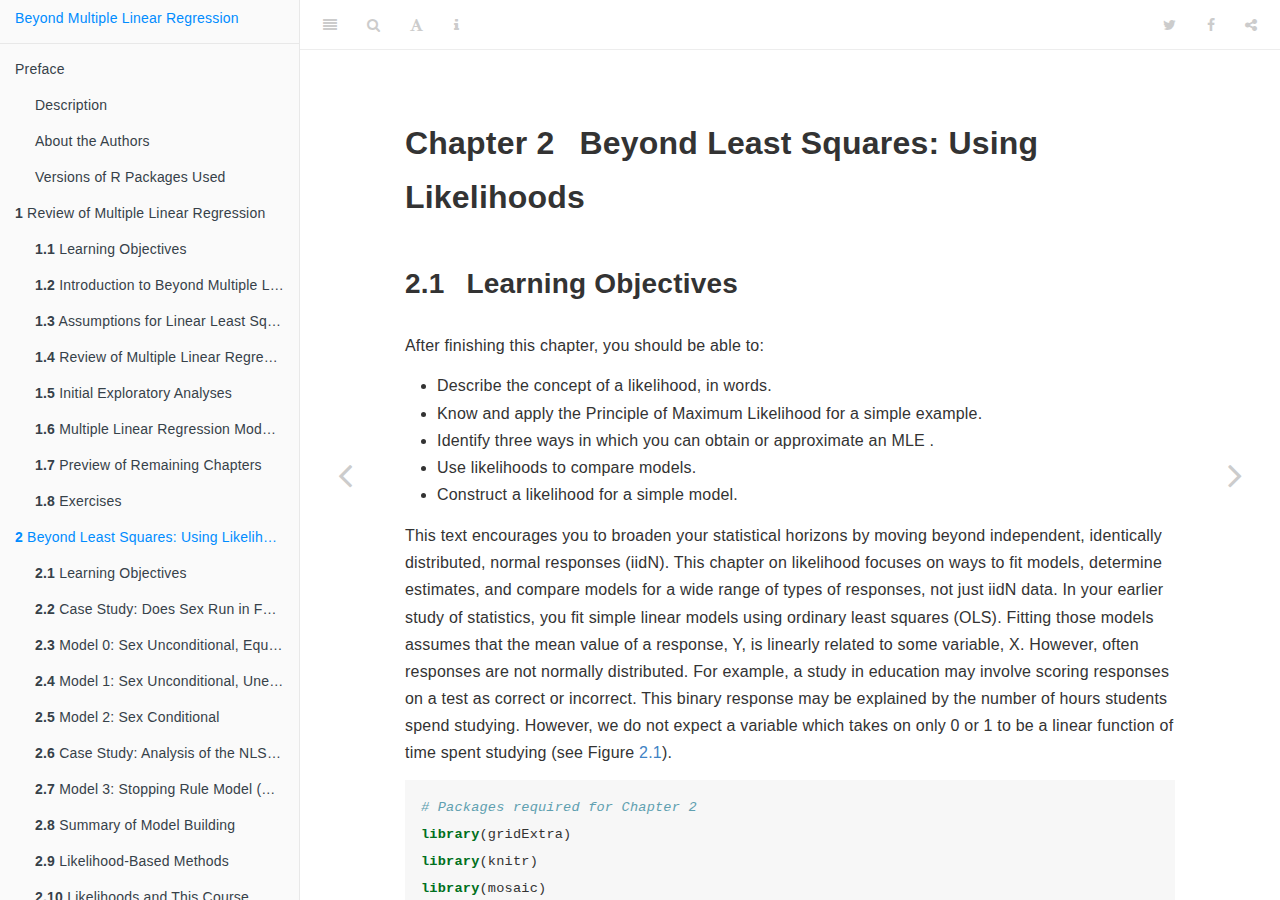
<file: docs/ch-beyondmost.html>
<!DOCTYPE html>
<html lang="" xml:lang="">
<head>

  <meta charset="utf-8" />
  <meta http-equiv="X-UA-Compatible" content="IE=edge" />
  <title>Chapter 2 Beyond Least Squares: Using Likelihoods | Beyond Multiple Linear Regression</title>
  <meta name="description" content="An applied textbook on generalized linear models and multilevel models for advanced undergraduates, featuring many real, unique data sets. It is intended to be accessible to undergraduate students who have successfully completed a regression course. Even though there is no mathematical prerequisite, we still introduce fairly sophisticated topics such as likelihood theory, zero-inflated Poisson, and parametric bootstrapping in an intuitive and applied manner. We believe strongly in case studies featuring real data and real research questions; thus, most of the data in the textbook arises from collaborative research conducted by the authors and their students, or from student projects. Our goal is that, after working through this material, students will develop an expanded toolkit and a greater appreciation for the wider world of data and statistical modeling." />
  <meta name="generator" content="bookdown 0.19 and GitBook 2.6.7" />

  <meta property="og:title" content="Chapter 2 Beyond Least Squares: Using Likelihoods | Beyond Multiple Linear Regression" />
  <meta property="og:type" content="book" />
  
  <meta property="og:image" content="data/book_cover.jpg" />
  <meta property="og:description" content="An applied textbook on generalized linear models and multilevel models for advanced undergraduates, featuring many real, unique data sets. It is intended to be accessible to undergraduate students who have successfully completed a regression course. Even though there is no mathematical prerequisite, we still introduce fairly sophisticated topics such as likelihood theory, zero-inflated Poisson, and parametric bootstrapping in an intuitive and applied manner. We believe strongly in case studies featuring real data and real research questions; thus, most of the data in the textbook arises from collaborative research conducted by the authors and their students, or from student projects. Our goal is that, after working through this material, students will develop an expanded toolkit and a greater appreciation for the wider world of data and statistical modeling." />
  <meta name="github-repo" content="proback/BeyondMLR" />

  <meta name="twitter:card" content="summary" />
  <meta name="twitter:title" content="Chapter 2 Beyond Least Squares: Using Likelihoods | Beyond Multiple Linear Regression" />
  
  <meta name="twitter:description" content="An applied textbook on generalized linear models and multilevel models for advanced undergraduates, featuring many real, unique data sets. It is intended to be accessible to undergraduate students who have successfully completed a regression course. Even though there is no mathematical prerequisite, we still introduce fairly sophisticated topics such as likelihood theory, zero-inflated Poisson, and parametric bootstrapping in an intuitive and applied manner. We believe strongly in case studies featuring real data and real research questions; thus, most of the data in the textbook arises from collaborative research conducted by the authors and their students, or from student projects. Our goal is that, after working through this material, students will develop an expanded toolkit and a greater appreciation for the wider world of data and statistical modeling." />
  <meta name="twitter:image" content="data/book_cover.jpg" />

<meta name="author" content="Paul Roback and Julie Legler" />


<meta name="date" content="2021-01-13" />

  <meta name="viewport" content="width=device-width, initial-scale=1" />
  <meta name="apple-mobile-web-app-capable" content="yes" />
  <meta name="apple-mobile-web-app-status-bar-style" content="black" />
  
  
<link rel="prev" href="ch-MLRreview.html"/>
<link rel="next" href="ch-distthry.html"/>
<script src="libs/jquery/jquery.min.js"></script>
<link href="libs/gitbook/css/style.css" rel="stylesheet" />
<link href="libs/gitbook/css/plugin-table.css" rel="stylesheet" />
<link href="libs/gitbook/css/plugin-bookdown.css" rel="stylesheet" />
<link href="libs/gitbook/css/plugin-highlight.css" rel="stylesheet" />
<link href="libs/gitbook/css/plugin-search.css" rel="stylesheet" />
<link href="libs/gitbook/css/plugin-fontsettings.css" rel="stylesheet" />
<link href="libs/gitbook/css/plugin-clipboard.css" rel="stylesheet" />









<script src="libs/accessible-code-block/empty-anchor.js"></script>
<script src="libs/kePrint/kePrint.js"></script>


<style type="text/css">
code.sourceCode > span { display: inline-block; line-height: 1.25; }
code.sourceCode > span { color: inherit; text-decoration: inherit; }
code.sourceCode > span:empty { height: 1.2em; }
.sourceCode { overflow: visible; }
code.sourceCode { white-space: pre; position: relative; }
pre.sourceCode { margin: 0; }
@media screen {
div.sourceCode { overflow: auto; }
}
@media print {
code.sourceCode { white-space: pre-wrap; }
code.sourceCode > span { text-indent: -5em; padding-left: 5em; }
}
pre.numberSource code
  { counter-reset: source-line 0; }
pre.numberSource code > span
  { position: relative; left: -4em; counter-increment: source-line; }
pre.numberSource code > span > a:first-child::before
  { content: counter(source-line);
    position: relative; left: -1em; text-align: right; vertical-align: baseline;
    border: none; display: inline-block;
    -webkit-touch-callout: none; -webkit-user-select: none;
    -khtml-user-select: none; -moz-user-select: none;
    -ms-user-select: none; user-select: none;
    padding: 0 4px; width: 4em;
    color: #aaaaaa;
  }
pre.numberSource { margin-left: 3em; border-left: 1px solid #aaaaaa;  padding-left: 4px; }
div.sourceCode
  {   }
@media screen {
code.sourceCode > span > a:first-child::before { text-decoration: underline; }
}
code span.al { color: #ff0000; font-weight: bold; } /* Alert */
code span.an { color: #60a0b0; font-weight: bold; font-style: italic; } /* Annotation */
code span.at { color: #7d9029; } /* Attribute */
code span.bn { color: #40a070; } /* BaseN */
code span.bu { } /* BuiltIn */
code span.cf { color: #007020; font-weight: bold; } /* ControlFlow */
code span.ch { color: #4070a0; } /* Char */
code span.cn { color: #880000; } /* Constant */
code span.co { color: #60a0b0; font-style: italic; } /* Comment */
code span.cv { color: #60a0b0; font-weight: bold; font-style: italic; } /* CommentVar */
code span.do { color: #ba2121; font-style: italic; } /* Documentation */
code span.dt { color: #902000; } /* DataType */
code span.dv { color: #40a070; } /* DecVal */
code span.er { color: #ff0000; font-weight: bold; } /* Error */
code span.ex { } /* Extension */
code span.fl { color: #40a070; } /* Float */
code span.fu { color: #06287e; } /* Function */
code span.im { } /* Import */
code span.in { color: #60a0b0; font-weight: bold; font-style: italic; } /* Information */
code span.kw { color: #007020; font-weight: bold; } /* Keyword */
code span.op { color: #666666; } /* Operator */
code span.ot { color: #007020; } /* Other */
code span.pp { color: #bc7a00; } /* Preprocessor */
code span.sc { color: #4070a0; } /* SpecialChar */
code span.ss { color: #bb6688; } /* SpecialString */
code span.st { color: #4070a0; } /* String */
code span.va { color: #19177c; } /* Variable */
code span.vs { color: #4070a0; } /* VerbatimString */
code span.wa { color: #60a0b0; font-weight: bold; font-style: italic; } /* Warning */
</style>

<link rel="stylesheet" href="css\style.css" type="text/css" />
</head>

<body>



  <div class="book without-animation with-summary font-size-2 font-family-1" data-basepath=".">

    <div class="book-summary">
      <nav role="navigation">

<ul class="summary">
<li><a href="./">Beyond Multiple Linear Regression</a></li>

<li class="divider"></li>
<li class="chapter" data-level="" data-path="index.html"><a href="index.html"><i class="fa fa-check"></i>Preface</a><ul>
<li class="chapter" data-level="" data-path="index.html"><a href="index.html#description"><i class="fa fa-check"></i>Description</a></li>
<li class="chapter" data-level="" data-path="index.html"><a href="index.html#about-the-authors"><i class="fa fa-check"></i>About the Authors</a></li>
<li class="chapter" data-level="" data-path="index.html"><a href="index.html#versions-of-r-packages-used"><i class="fa fa-check"></i>Versions of R Packages Used</a></li>
</ul></li>
<li class="chapter" data-level="1" data-path="ch-MLRreview.html"><a href="ch-MLRreview.html"><i class="fa fa-check"></i><b>1</b> Review of Multiple Linear Regression</a><ul>
<li class="chapter" data-level="1.1" data-path="ch-MLRreview.html"><a href="ch-MLRreview.html#learning-objectives"><i class="fa fa-check"></i><b>1.1</b> Learning Objectives</a></li>
<li class="chapter" data-level="1.2" data-path="ch-MLRreview.html"><a href="ch-MLRreview.html#introduction-to-beyond-multiple-linear-regression"><i class="fa fa-check"></i><b>1.2</b> Introduction to Beyond Multiple Linear Regression</a></li>
<li class="chapter" data-level="1.3" data-path="ch-MLRreview.html"><a href="ch-MLRreview.html#assumptions-for-linear-least-squares-regression"><i class="fa fa-check"></i><b>1.3</b> Assumptions for Linear Least Squares Regression</a><ul>
<li class="chapter" data-level="1.3.1" data-path="ch-MLRreview.html"><a href="ch-MLRreview.html#cases-without-assumption-violations"><i class="fa fa-check"></i><b>1.3.1</b> Cases Without Assumption Violations</a></li>
<li class="chapter" data-level="1.3.2" data-path="ch-MLRreview.html"><a href="ch-MLRreview.html#cases-with-assumption-violations"><i class="fa fa-check"></i><b>1.3.2</b> Cases With Assumption Violations</a></li>
</ul></li>
<li class="chapter" data-level="1.4" data-path="ch-MLRreview.html"><a href="ch-MLRreview.html#review-of-multiple-linear-regression"><i class="fa fa-check"></i><b>1.4</b> Review of Multiple Linear Regression</a><ul>
<li class="chapter" data-level="1.4.1" data-path="ch-MLRreview.html"><a href="ch-MLRreview.html#cs:derby"><i class="fa fa-check"></i><b>1.4.1</b> Case Study: Kentucky Derby</a></li>
</ul></li>
<li class="chapter" data-level="1.5" data-path="ch-MLRreview.html"><a href="ch-MLRreview.html#explorech1"><i class="fa fa-check"></i><b>1.5</b> Initial Exploratory Analyses</a><ul>
<li class="chapter" data-level="1.5.1" data-path="ch-MLRreview.html"><a href="ch-MLRreview.html#data-organization"><i class="fa fa-check"></i><b>1.5.1</b> Data Organization</a></li>
<li class="chapter" data-level="1.5.2" data-path="ch-MLRreview.html"><a href="ch-MLRreview.html#univariate-summaries"><i class="fa fa-check"></i><b>1.5.2</b> Univariate Summaries</a></li>
<li class="chapter" data-level="1.5.3" data-path="ch-MLRreview.html"><a href="ch-MLRreview.html#bivariate-summaries"><i class="fa fa-check"></i><b>1.5.3</b> Bivariate Summaries</a></li>
</ul></li>
<li class="chapter" data-level="1.6" data-path="ch-MLRreview.html"><a href="ch-MLRreview.html#multreg"><i class="fa fa-check"></i><b>1.6</b> Multiple Linear Regression Modeling</a><ul>
<li class="chapter" data-level="1.6.1" data-path="ch-MLRreview.html"><a href="ch-MLRreview.html#SLRcontinuous"><i class="fa fa-check"></i><b>1.6.1</b> Simple Linear Regression with a Continuous Predictor</a></li>
<li class="chapter" data-level="1.6.2" data-path="ch-MLRreview.html"><a href="ch-MLRreview.html#linear-regression-with-a-binary-predictor"><i class="fa fa-check"></i><b>1.6.2</b> Linear Regression with a Binary Predictor</a></li>
<li class="chapter" data-level="1.6.3" data-path="ch-MLRreview.html"><a href="ch-MLRreview.html#multiple-linear-regression-with-two-predictors"><i class="fa fa-check"></i><b>1.6.3</b> Multiple Linear Regression with Two Predictors</a></li>
<li class="chapter" data-level="1.6.4" data-path="ch-MLRreview.html"><a href="ch-MLRreview.html#multreg-inference"><i class="fa fa-check"></i><b>1.6.4</b> Inference in Multiple Linear Regression: Normal Theory</a></li>
<li class="chapter" data-level="1.6.5" data-path="ch-MLRreview.html"><a href="ch-MLRreview.html#multreg-boot"><i class="fa fa-check"></i><b>1.6.5</b> Inference in Multiple Linear Regression: Bootstrapping</a></li>
<li class="chapter" data-level="1.6.6" data-path="ch-MLRreview.html"><a href="ch-MLRreview.html#multiple-linear-regression-with-an-interaction-term"><i class="fa fa-check"></i><b>1.6.6</b> Multiple Linear Regression with an Interaction Term</a></li>
<li class="chapter" data-level="1.6.7" data-path="ch-MLRreview.html"><a href="ch-MLRreview.html#multreg_build"><i class="fa fa-check"></i><b>1.6.7</b> Building a Multiple Linear Regression Model</a></li>
</ul></li>
<li class="chapter" data-level="1.7" data-path="ch-MLRreview.html"><a href="ch-MLRreview.html#preview-of-remaining-chapters"><i class="fa fa-check"></i><b>1.7</b> Preview of Remaining Chapters</a><ul>
<li class="chapter" data-level="1.7.1" data-path="ch-MLRreview.html"><a href="ch-MLRreview.html#soccer"><i class="fa fa-check"></i><b>1.7.1</b> Soccer</a></li>
<li class="chapter" data-level="1.7.2" data-path="ch-MLRreview.html"><a href="ch-MLRreview.html#elephant-mating"><i class="fa fa-check"></i><b>1.7.2</b> Elephant Mating</a></li>
<li class="chapter" data-level="1.7.3" data-path="ch-MLRreview.html"><a href="ch-MLRreview.html#parenting-and-gang-activity"><i class="fa fa-check"></i><b>1.7.3</b> Parenting and Gang Activity</a></li>
<li class="chapter" data-level="1.7.4" data-path="ch-MLRreview.html"><a href="ch-MLRreview.html#crime"><i class="fa fa-check"></i><b>1.7.4</b> Crime</a></li>
</ul></li>
<li class="chapter" data-level="1.8" data-path="ch-MLRreview.html"><a href="ch-MLRreview.html#exercises"><i class="fa fa-check"></i><b>1.8</b> Exercises</a><ul>
<li class="chapter" data-level="1.8.1" data-path="ch-MLRreview.html"><a href="ch-MLRreview.html#conceptual-exercises"><i class="fa fa-check"></i><b>1.8.1</b> Conceptual Exercises</a></li>
<li class="chapter" data-level="1.8.2" data-path="ch-MLRreview.html"><a href="ch-MLRreview.html#guided-exercises"><i class="fa fa-check"></i><b>1.8.2</b> Guided Exercises</a></li>
<li class="chapter" data-level="1.8.3" data-path="ch-MLRreview.html"><a href="ch-MLRreview.html#open-ended-exercises"><i class="fa fa-check"></i><b>1.8.3</b> Open-Ended Exercises</a></li>
</ul></li>
</ul></li>
<li class="chapter" data-level="2" data-path="ch-beyondmost.html"><a href="ch-beyondmost.html"><i class="fa fa-check"></i><b>2</b> Beyond Least Squares: Using Likelihoods</a><ul>
<li class="chapter" data-level="2.1" data-path="ch-beyondmost.html"><a href="ch-beyondmost.html#learning-objectives-1"><i class="fa fa-check"></i><b>2.1</b> Learning Objectives</a></li>
<li class="chapter" data-level="2.2" data-path="ch-beyondmost.html"><a href="ch-beyondmost.html#case-study-does-sex-run-in-families"><i class="fa fa-check"></i><b>2.2</b> Case Study: Does Sex Run in Families?</a><ul>
<li class="chapter" data-level="2.2.1" data-path="ch-beyondmost.html"><a href="ch-beyondmost.html#research-questions"><i class="fa fa-check"></i><b>2.2.1</b> Research Questions</a></li>
</ul></li>
<li class="chapter" data-level="2.3" data-path="ch-beyondmost.html"><a href="ch-beyondmost.html#model-0-sex-unconditional-equal-probabilities"><i class="fa fa-check"></i><b>2.3</b> Model 0: Sex Unconditional, Equal Probabilities</a></li>
<li class="chapter" data-level="2.4" data-path="ch-beyondmost.html"><a href="ch-beyondmost.html#sex_unconditional_model"><i class="fa fa-check"></i><b>2.4</b> Model 1: Sex Unconditional, Unequal Probabilities</a><ul>
<li class="chapter" data-level="2.4.1" data-path="ch-beyondmost.html"><a href="ch-beyondmost.html#what-is-a-likelihood"><i class="fa fa-check"></i><b>2.4.1</b> What Is a Likelihood?</a></li>
<li class="chapter" data-level="2.4.2" data-path="ch-beyondmost.html"><a href="ch-beyondmost.html#findMLE.sec"><i class="fa fa-check"></i><b>2.4.2</b> Finding MLEs</a></li>
<li class="chapter" data-level="2.4.3" data-path="ch-beyondmost.html"><a href="ch-beyondmost.html#summary"><i class="fa fa-check"></i><b>2.4.3</b> Summary</a></li>
<li class="chapter" data-level="2.4.4" data-path="ch-beyondmost.html"><a href="ch-beyondmost.html#is-a-likelihood-a-probability-function-optional"><i class="fa fa-check"></i><b>2.4.4</b> Is a Likelihood a Probability Function? (optional)</a></li>
</ul></li>
<li class="chapter" data-level="2.5" data-path="ch-beyondmost.html"><a href="ch-beyondmost.html#sex_conditional.sec"><i class="fa fa-check"></i><b>2.5</b> Model 2: Sex Conditional</a><ul>
<li class="chapter" data-level="2.5.1" data-path="ch-beyondmost.html"><a href="ch-beyondmost.html#model-specification"><i class="fa fa-check"></i><b>2.5.1</b> Model Specification</a></li>
<li class="chapter" data-level="2.5.2" data-path="ch-beyondmost.html"><a href="ch-beyondmost.html#application-to-hypothetical-data"><i class="fa fa-check"></i><b>2.5.2</b> Application to Hypothetical Data</a></li>
</ul></li>
<li class="chapter" data-level="2.6" data-path="ch-beyondmost.html"><a href="ch-beyondmost.html#case-study-analysis-of-the-nlsy-data"><i class="fa fa-check"></i><b>2.6</b> Case Study: Analysis of the NLSY Data</a><ul>
<li class="chapter" data-level="2.6.1" data-path="ch-beyondmost.html"><a href="ch-beyondmost.html#model-building-plan"><i class="fa fa-check"></i><b>2.6.1</b> Model Building Plan</a></li>
<li class="chapter" data-level="2.6.2" data-path="ch-beyondmost.html"><a href="ch-beyondmost.html#EDA.sec"><i class="fa fa-check"></i><b>2.6.2</b> Exploratory Data Analysis</a></li>
<li class="chapter" data-level="2.6.3" data-path="ch-beyondmost.html"><a href="ch-beyondmost.html#likelihood-for-the-sex-unconditional-model"><i class="fa fa-check"></i><b>2.6.3</b> Likelihood for the Sex Unconditional Model</a></li>
<li class="chapter" data-level="2.6.4" data-path="ch-beyondmost.html"><a href="ch-beyondmost.html#sex-cond-lik"><i class="fa fa-check"></i><b>2.6.4</b> Likelihood for the Sex Conditional Model</a></li>
<li class="chapter" data-level="2.6.5" data-path="ch-beyondmost.html"><a href="ch-beyondmost.html#sec-lrtest"><i class="fa fa-check"></i><b>2.6.5</b> Model Comparisons</a></li>
</ul></li>
<li class="chapter" data-level="2.7" data-path="ch-beyondmost.html"><a href="ch-beyondmost.html#model-3-stopping-rule-model-waiting-for-a-boy"><i class="fa fa-check"></i><b>2.7</b> Model 3: Stopping Rule Model (waiting for a boy)</a><ul>
<li class="chapter" data-level="2.7.1" data-path="ch-beyondmost.html"><a href="ch-beyondmost.html#non-nested-models"><i class="fa fa-check"></i><b>2.7.1</b> Non-nested Models</a></li>
</ul></li>
<li class="chapter" data-level="2.8" data-path="ch-beyondmost.html"><a href="ch-beyondmost.html#summary-of-model-building"><i class="fa fa-check"></i><b>2.8</b> Summary of Model Building</a></li>
<li class="chapter" data-level="2.9" data-path="ch-beyondmost.html"><a href="ch-beyondmost.html#likelihood-based-methods"><i class="fa fa-check"></i><b>2.9</b> Likelihood-Based Methods</a></li>
<li class="chapter" data-level="2.10" data-path="ch-beyondmost.html"><a href="ch-beyondmost.html#likelihoods-and-this-course"><i class="fa fa-check"></i><b>2.10</b> Likelihoods and This Course</a></li>
<li class="chapter" data-level="2.11" data-path="ch-beyondmost.html"><a href="ch-beyondmost.html#exercises-1"><i class="fa fa-check"></i><b>2.11</b> Exercises</a><ul>
<li class="chapter" data-level="2.11.1" data-path="ch-beyondmost.html"><a href="ch-beyondmost.html#conceptual-exercises-1"><i class="fa fa-check"></i><b>2.11.1</b> Conceptual Exercises</a></li>
<li class="chapter" data-level="2.11.2" data-path="ch-beyondmost.html"><a href="ch-beyondmost.html#guided-exercises-1"><i class="fa fa-check"></i><b>2.11.2</b> Guided Exercises</a></li>
<li class="chapter" data-level="2.11.3" data-path="ch-beyondmost.html"><a href="ch-beyondmost.html#open-ended-exercises-1"><i class="fa fa-check"></i><b>2.11.3</b> Open-Ended Exercises</a></li>
</ul></li>
</ul></li>
<li class="chapter" data-level="3" data-path="ch-distthry.html"><a href="ch-distthry.html"><i class="fa fa-check"></i><b>3</b> Distribution Theory</a><ul>
<li class="chapter" data-level="3.1" data-path="ch-distthry.html"><a href="ch-distthry.html#learning-objectives-2"><i class="fa fa-check"></i><b>3.1</b> Learning Objectives</a></li>
<li class="chapter" data-level="3.2" data-path="ch-distthry.html"><a href="ch-distthry.html#introduction"><i class="fa fa-check"></i><b>3.2</b> Introduction</a></li>
<li class="chapter" data-level="3.3" data-path="ch-distthry.html"><a href="ch-distthry.html#discrete-random-variables"><i class="fa fa-check"></i><b>3.3</b> Discrete Random Variables</a><ul>
<li class="chapter" data-level="3.3.1" data-path="ch-distthry.html"><a href="ch-distthry.html#sec-binary"><i class="fa fa-check"></i><b>3.3.1</b> Binary Random Variable</a></li>
<li class="chapter" data-level="3.3.2" data-path="ch-distthry.html"><a href="ch-distthry.html#sec-binomial"><i class="fa fa-check"></i><b>3.3.2</b> Binomial Random Variable</a></li>
<li class="chapter" data-level="3.3.3" data-path="ch-distthry.html"><a href="ch-distthry.html#geometric-random-variable"><i class="fa fa-check"></i><b>3.3.3</b> Geometric Random Variable</a></li>
<li class="chapter" data-level="3.3.4" data-path="ch-distthry.html"><a href="ch-distthry.html#negative-binomial-random-variable"><i class="fa fa-check"></i><b>3.3.4</b> Negative Binomial Random Variable</a></li>
<li class="chapter" data-level="3.3.5" data-path="ch-distthry.html"><a href="ch-distthry.html#hypergeometric-random-variable"><i class="fa fa-check"></i><b>3.3.5</b> Hypergeometric Random Variable</a></li>
<li class="chapter" data-level="3.3.6" data-path="ch-distthry.html"><a href="ch-distthry.html#poisson-random-variable"><i class="fa fa-check"></i><b>3.3.6</b> Poisson Random Variable</a></li>
</ul></li>
<li class="chapter" data-level="3.4" data-path="ch-distthry.html"><a href="ch-distthry.html#continuous-random-variables"><i class="fa fa-check"></i><b>3.4</b> Continuous Random Variables</a><ul>
<li class="chapter" data-level="3.4.1" data-path="ch-distthry.html"><a href="ch-distthry.html#exponential-random-variable"><i class="fa fa-check"></i><b>3.4.1</b> Exponential Random Variable</a></li>
<li class="chapter" data-level="3.4.2" data-path="ch-distthry.html"><a href="ch-distthry.html#gamma-random-variable"><i class="fa fa-check"></i><b>3.4.2</b> Gamma Random Variable</a></li>
<li class="chapter" data-level="3.4.3" data-path="ch-distthry.html"><a href="ch-distthry.html#normal-gaussian-random-variable"><i class="fa fa-check"></i><b>3.4.3</b> Normal (Gaussian) Random Variable</a></li>
<li class="chapter" data-level="3.4.4" data-path="ch-distthry.html"><a href="ch-distthry.html#beta-random-variable"><i class="fa fa-check"></i><b>3.4.4</b> Beta Random Variable</a></li>
</ul></li>
<li class="chapter" data-level="3.5" data-path="ch-distthry.html"><a href="ch-distthry.html#distributions-used-in-testing"><i class="fa fa-check"></i><b>3.5</b> Distributions Used in Testing</a><ul>
<li class="chapter" data-level="3.5.1" data-path="ch-distthry.html"><a href="ch-distthry.html#chi2-distribution"><i class="fa fa-check"></i><b>3.5.1</b> <span class="math inline">\(\chi^2\)</span> Distribution</a></li>
<li class="chapter" data-level="3.5.2" data-path="ch-distthry.html"><a href="ch-distthry.html#students-t-distribution"><i class="fa fa-check"></i><b>3.5.2</b> Student’s <span class="math inline">\(t\)</span>-Distribution</a></li>
<li class="chapter" data-level="3.5.3" data-path="ch-distthry.html"><a href="ch-distthry.html#f-distribution"><i class="fa fa-check"></i><b>3.5.3</b> <span class="math inline">\(F\)</span>-Distribution</a></li>
</ul></li>
<li class="chapter" data-level="3.6" data-path="ch-distthry.html"><a href="ch-distthry.html#additional-resources"><i class="fa fa-check"></i><b>3.6</b> Additional Resources</a></li>
<li class="chapter" data-level="3.7" data-path="ch-distthry.html"><a href="ch-distthry.html#exercises-2"><i class="fa fa-check"></i><b>3.7</b> Exercises</a><ul>
<li class="chapter" data-level="3.7.1" data-path="ch-distthry.html"><a href="ch-distthry.html#conceptual-exercises-2"><i class="fa fa-check"></i><b>3.7.1</b> Conceptual Exercises</a></li>
<li class="chapter" data-level="3.7.2" data-path="ch-distthry.html"><a href="ch-distthry.html#guided-exercises-2"><i class="fa fa-check"></i><b>3.7.2</b> Guided Exercises</a></li>
</ul></li>
</ul></li>
<li class="chapter" data-level="4" data-path="ch-poissonreg.html"><a href="ch-poissonreg.html"><i class="fa fa-check"></i><b>4</b> Poisson Regression</a><ul>
<li class="chapter" data-level="4.1" data-path="ch-poissonreg.html"><a href="ch-poissonreg.html#learning-objectives-3"><i class="fa fa-check"></i><b>4.1</b> Learning Objectives</a></li>
<li class="chapter" data-level="4.2" data-path="ch-poissonreg.html"><a href="ch-poissonreg.html#introduction-to-poisson-regression"><i class="fa fa-check"></i><b>4.2</b> Introduction to Poisson Regression</a><ul>
<li class="chapter" data-level="4.2.1" data-path="ch-poissonreg.html"><a href="ch-poissonreg.html#poisson-regression-assumptions"><i class="fa fa-check"></i><b>4.2.1</b> Poisson Regression Assumptions</a></li>
<li class="chapter" data-level="4.2.2" data-path="ch-poissonreg.html"><a href="ch-poissonreg.html#a-graphical-look-at-poisson-regression"><i class="fa fa-check"></i><b>4.2.2</b> A Graphical Look at Poisson Regression</a></li>
</ul></li>
<li class="chapter" data-level="4.3" data-path="ch-poissonreg.html"><a href="ch-poissonreg.html#case-studies-overview"><i class="fa fa-check"></i><b>4.3</b> Case Studies Overview</a></li>
<li class="chapter" data-level="4.4" data-path="ch-poissonreg.html"><a href="ch-poissonreg.html#cs-philippines"><i class="fa fa-check"></i><b>4.4</b> Case Study: Household Size in the Philippines</a><ul>
<li class="chapter" data-level="4.4.1" data-path="ch-poissonreg.html"><a href="ch-poissonreg.html#organizedata4"><i class="fa fa-check"></i><b>4.4.1</b> Data Organization</a></li>
<li class="chapter" data-level="4.4.2" data-path="ch-poissonreg.html"><a href="ch-poissonreg.html#exploreHH"><i class="fa fa-check"></i><b>4.4.2</b> Exploratory Data Analyses</a></li>
<li class="chapter" data-level="4.4.3" data-path="ch-poissonreg.html"><a href="ch-poissonreg.html#sec-PoisInference"><i class="fa fa-check"></i><b>4.4.3</b> Estimation and Inference</a></li>
<li class="chapter" data-level="4.4.4" data-path="ch-poissonreg.html"><a href="ch-poissonreg.html#sec-Devtocompare"><i class="fa fa-check"></i><b>4.4.4</b> Using Deviances to Compare Models</a></li>
<li class="chapter" data-level="4.4.5" data-path="ch-poissonreg.html"><a href="ch-poissonreg.html#likelihood.sec"><i class="fa fa-check"></i><b>4.4.5</b> Using Likelihoods to Fit Models (optional)</a></li>
<li class="chapter" data-level="4.4.6" data-path="ch-poissonreg.html"><a href="ch-poissonreg.html#second-order-model"><i class="fa fa-check"></i><b>4.4.6</b> Second Order Model</a></li>
<li class="chapter" data-level="4.4.7" data-path="ch-poissonreg.html"><a href="ch-poissonreg.html#adding-a-covariate"><i class="fa fa-check"></i><b>4.4.7</b> Adding a Covariate</a></li>
<li class="chapter" data-level="4.4.8" data-path="ch-poissonreg.html"><a href="ch-poissonreg.html#sec-PoisResid"><i class="fa fa-check"></i><b>4.4.8</b> Residuals for Poisson Models (optional)</a></li>
<li class="chapter" data-level="4.4.9" data-path="ch-poissonreg.html"><a href="ch-poissonreg.html#sec-PoisGOF"><i class="fa fa-check"></i><b>4.4.9</b> Goodness-of-Fit</a></li>
</ul></li>
<li class="chapter" data-level="4.5" data-path="ch-poissonreg.html"><a href="ch-poissonreg.html#linear-least-squares-vs.-poisson-regression"><i class="fa fa-check"></i><b>4.5</b> Linear Least Squares  vs. Poisson Regression </a></li>
<li class="chapter" data-level="4.6" data-path="ch-poissonreg.html"><a href="ch-poissonreg.html#case-study-campus-crime"><i class="fa fa-check"></i><b>4.6</b> Case Study: Campus Crime</a><ul>
<li class="chapter" data-level="4.6.1" data-path="ch-poissonreg.html"><a href="ch-poissonreg.html#data-organization-1"><i class="fa fa-check"></i><b>4.6.1</b> Data Organization</a></li>
<li class="chapter" data-level="4.6.2" data-path="ch-poissonreg.html"><a href="ch-poissonreg.html#exploratory-data-analysis"><i class="fa fa-check"></i><b>4.6.2</b> Exploratory Data Analysis</a></li>
<li class="chapter" data-level="4.6.3" data-path="ch-poissonreg.html"><a href="ch-poissonreg.html#accounting-for-enrollment"><i class="fa fa-check"></i><b>4.6.3</b> Accounting for Enrollment</a></li>
</ul></li>
<li class="chapter" data-level="4.7" data-path="ch-poissonreg.html"><a href="ch-poissonreg.html#modeling-assumptions"><i class="fa fa-check"></i><b>4.7</b> Modeling Assumptions</a></li>
<li class="chapter" data-level="4.8" data-path="ch-poissonreg.html"><a href="ch-poissonreg.html#initial-models"><i class="fa fa-check"></i><b>4.8</b> Initial Models</a><ul>
<li class="chapter" data-level="4.8.1" data-path="ch-poissonreg.html"><a href="ch-poissonreg.html#tukeys-honestly-significant-differences"><i class="fa fa-check"></i><b>4.8.1</b> Tukey’s Honestly Significant Differences</a></li>
</ul></li>
<li class="chapter" data-level="4.9" data-path="ch-poissonreg.html"><a href="ch-poissonreg.html#sec-overdispPois"><i class="fa fa-check"></i><b>4.9</b> Overdispersion</a><ul>
<li class="chapter" data-level="4.9.1" data-path="ch-poissonreg.html"><a href="ch-poissonreg.html#dispersion-parameter-adjustment"><i class="fa fa-check"></i><b>4.9.1</b> Dispersion Parameter Adjustment</a></li>
<li class="chapter" data-level="4.9.2" data-path="ch-poissonreg.html"><a href="ch-poissonreg.html#no-dispersion-vs.-overdispersion"><i class="fa fa-check"></i><b>4.9.2</b> No Dispersion vs. Overdispersion</a></li>
<li class="chapter" data-level="4.9.3" data-path="ch-poissonreg.html"><a href="ch-poissonreg.html#negative-binomial-modeling"><i class="fa fa-check"></i><b>4.9.3</b> Negative Binomial Modeling</a></li>
</ul></li>
<li class="chapter" data-level="4.10" data-path="ch-poissonreg.html"><a href="ch-poissonreg.html#cs:drinking"><i class="fa fa-check"></i><b>4.10</b> Case Study: Weekend Drinking</a><ul>
<li class="chapter" data-level="4.10.1" data-path="ch-poissonreg.html"><a href="ch-poissonreg.html#research-question"><i class="fa fa-check"></i><b>4.10.1</b> Research Question</a></li>
<li class="chapter" data-level="4.10.2" data-path="ch-poissonreg.html"><a href="ch-poissonreg.html#data-organization-2"><i class="fa fa-check"></i><b>4.10.2</b> Data Organization</a></li>
<li class="chapter" data-level="4.10.3" data-path="ch-poissonreg.html"><a href="ch-poissonreg.html#exploratory-data-analysis-1"><i class="fa fa-check"></i><b>4.10.3</b> Exploratory Data Analysis</a></li>
<li class="chapter" data-level="4.10.4" data-path="ch-poissonreg.html"><a href="ch-poissonreg.html#modeling"><i class="fa fa-check"></i><b>4.10.4</b> Modeling</a></li>
<li class="chapter" data-level="4.10.5" data-path="ch-poissonreg.html"><a href="ch-poissonreg.html#fitting-a-zip-model"><i class="fa fa-check"></i><b>4.10.5</b> Fitting a ZIP Model</a></li>
<li class="chapter" data-level="4.10.6" data-path="ch-poissonreg.html"><a href="ch-poissonreg.html#the-vuong-test-optional"><i class="fa fa-check"></i><b>4.10.6</b> The Vuong Test (optional)</a></li>
<li class="chapter" data-level="4.10.7" data-path="ch-poissonreg.html"><a href="ch-poissonreg.html#residual-plot"><i class="fa fa-check"></i><b>4.10.7</b> Residual Plot</a></li>
<li class="chapter" data-level="4.10.8" data-path="ch-poissonreg.html"><a href="ch-poissonreg.html#limitations"><i class="fa fa-check"></i><b>4.10.8</b> Limitations</a></li>
</ul></li>
<li class="chapter" data-level="4.11" data-path="ch-poissonreg.html"><a href="ch-poissonreg.html#exercises-3"><i class="fa fa-check"></i><b>4.11</b> Exercises</a><ul>
<li class="chapter" data-level="4.11.1" data-path="ch-poissonreg.html"><a href="ch-poissonreg.html#exer:concept"><i class="fa fa-check"></i><b>4.11.1</b> Conceptual Exercises</a></li>
<li class="chapter" data-level="4.11.2" data-path="ch-poissonreg.html"><a href="ch-poissonreg.html#guided-exercises-3"><i class="fa fa-check"></i><b>4.11.2</b> Guided Exercises</a></li>
<li class="chapter" data-level="4.11.3" data-path="ch-poissonreg.html"><a href="ch-poissonreg.html#open-ended-exercises-2"><i class="fa fa-check"></i><b>4.11.3</b> Open-Ended Exercises</a></li>
</ul></li>
</ul></li>
<li class="chapter" data-level="5" data-path="ch-glms.html"><a href="ch-glms.html"><i class="fa fa-check"></i><b>5</b> Generalized Linear Models: A Unifying Theory</a><ul>
<li class="chapter" data-level="5.1" data-path="ch-glms.html"><a href="ch-glms.html#learning-objectives-4"><i class="fa fa-check"></i><b>5.1</b> Learning Objectives</a></li>
<li class="chapter" data-level="5.2" data-path="ch-glms.html"><a href="ch-glms.html#one-parameter-exponential-families"><i class="fa fa-check"></i><b>5.2</b> One-Parameter Exponential Families</a><ul>
<li class="chapter" data-level="5.2.1" data-path="ch-glms.html"><a href="ch-glms.html#one-parameter-exponential-family-poisson"><i class="fa fa-check"></i><b>5.2.1</b> One-Parameter Exponential Family: Poisson</a></li>
<li class="chapter" data-level="5.2.2" data-path="ch-glms.html"><a href="ch-glms.html#one-parameter-exponential-family-normal"><i class="fa fa-check"></i><b>5.2.2</b> One-Parameter Exponential Family: Normal</a></li>
</ul></li>
<li class="chapter" data-level="5.3" data-path="ch-glms.html"><a href="ch-glms.html#generalized-linear-modeling"><i class="fa fa-check"></i><b>5.3</b> Generalized Linear Modeling</a></li>
<li class="chapter" data-level="5.4" data-path="ch-glms.html"><a href="ch-glms.html#exercises-4"><i class="fa fa-check"></i><b>5.4</b> Exercises</a></li>
</ul></li>
<li class="chapter" data-level="6" data-path="ch-logreg.html"><a href="ch-logreg.html"><i class="fa fa-check"></i><b>6</b> Logistic Regression</a><ul>
<li class="chapter" data-level="6.1" data-path="ch-logreg.html"><a href="ch-logreg.html#learning-objectives-5"><i class="fa fa-check"></i><b>6.1</b> Learning Objectives</a></li>
<li class="chapter" data-level="6.2" data-path="ch-logreg.html"><a href="ch-logreg.html#introduction-to-logistic-regression"><i class="fa fa-check"></i><b>6.2</b> Introduction to Logistic Regression</a><ul>
<li class="chapter" data-level="6.2.1" data-path="ch-logreg.html"><a href="ch-logreg.html#logistic-regression-assumptions"><i class="fa fa-check"></i><b>6.2.1</b> Logistic Regression Assumptions</a></li>
<li class="chapter" data-level="6.2.2" data-path="ch-logreg.html"><a href="ch-logreg.html#a-graphical-look-at-logistic-regression"><i class="fa fa-check"></i><b>6.2.2</b> A Graphical Look at Logistic Regression</a></li>
</ul></li>
<li class="chapter" data-level="6.3" data-path="ch-logreg.html"><a href="ch-logreg.html#case-studies-overview-1"><i class="fa fa-check"></i><b>6.3</b> Case Studies Overview</a></li>
<li class="chapter" data-level="6.4" data-path="ch-logreg.html"><a href="ch-logreg.html#case-study-soccer-goalkeepers"><i class="fa fa-check"></i><b>6.4</b> Case Study: Soccer Goalkeepers</a><ul>
<li class="chapter" data-level="6.4.1" data-path="ch-logreg.html"><a href="ch-logreg.html#modeling-odds"><i class="fa fa-check"></i><b>6.4.1</b> Modeling Odds</a></li>
<li class="chapter" data-level="6.4.2" data-path="ch-logreg.html"><a href="ch-logreg.html#logistic-regression-models-for-binomial-responses"><i class="fa fa-check"></i><b>6.4.2</b> Logistic Regression Models for Binomial Responses</a></li>
<li class="chapter" data-level="6.4.3" data-path="ch-logreg.html"><a href="ch-logreg.html#theoretical-rationale-optional"><i class="fa fa-check"></i><b>6.4.3</b> Theoretical Rationale (optional)</a></li>
</ul></li>
<li class="chapter" data-level="6.5" data-path="ch-logreg.html"><a href="ch-logreg.html#case-study-reconstructing-alabama"><i class="fa fa-check"></i><b>6.5</b> Case Study: Reconstructing Alabama</a><ul>
<li class="chapter" data-level="6.5.1" data-path="ch-logreg.html"><a href="ch-logreg.html#data-organization-3"><i class="fa fa-check"></i><b>6.5.1</b> Data Organization</a></li>
<li class="chapter" data-level="6.5.2" data-path="ch-logreg.html"><a href="ch-logreg.html#exploratory-analyses"><i class="fa fa-check"></i><b>6.5.2</b> Exploratory Analyses</a></li>
<li class="chapter" data-level="6.5.3" data-path="ch-logreg.html"><a href="ch-logreg.html#initial-models-1"><i class="fa fa-check"></i><b>6.5.3</b> Initial Models</a></li>
<li class="chapter" data-level="6.5.4" data-path="ch-logreg.html"><a href="ch-logreg.html#sec-logisticInf"><i class="fa fa-check"></i><b>6.5.4</b> Tests for Significance of Model Coefficients</a></li>
<li class="chapter" data-level="6.5.5" data-path="ch-logreg.html"><a href="ch-logreg.html#confidence-intervals-for-model-coefficients"><i class="fa fa-check"></i><b>6.5.5</b> Confidence Intervals for Model Coefficients</a></li>
<li class="chapter" data-level="6.5.6" data-path="ch-logreg.html"><a href="ch-logreg.html#testing-for-goodness-of-fit"><i class="fa fa-check"></i><b>6.5.6</b> Testing for Goodness-of-Fit</a></li>
<li class="chapter" data-level="6.5.7" data-path="ch-logreg.html"><a href="ch-logreg.html#residuals-for-binomial-regression"><i class="fa fa-check"></i><b>6.5.7</b> Residuals for Binomial Regression</a></li>
<li class="chapter" data-level="6.5.8" data-path="ch-logreg.html"><a href="ch-logreg.html#sec-logOverdispersion"><i class="fa fa-check"></i><b>6.5.8</b> Overdispersion</a></li>
<li class="chapter" data-level="6.5.9" data-path="ch-logreg.html"><a href="ch-logreg.html#summary-1"><i class="fa fa-check"></i><b>6.5.9</b> Summary</a></li>
</ul></li>
<li class="chapter" data-level="6.6" data-path="ch-logreg.html"><a href="ch-logreg.html#linear-least-squares-vs.-binomial-regression"><i class="fa fa-check"></i><b>6.6</b> Linear Least Squares  vs. Binomial Regression </a></li>
<li class="chapter" data-level="6.7" data-path="ch-logreg.html"><a href="ch-logreg.html#case-study-trying-to-lose-weight"><i class="fa fa-check"></i><b>6.7</b> Case Study: Trying to Lose Weight</a><ul>
<li class="chapter" data-level="6.7.1" data-path="ch-logreg.html"><a href="ch-logreg.html#data-organization-4"><i class="fa fa-check"></i><b>6.7.1</b> Data Organization</a></li>
<li class="chapter" data-level="6.7.2" data-path="ch-logreg.html"><a href="ch-logreg.html#exploratory-data-analysis-2"><i class="fa fa-check"></i><b>6.7.2</b> Exploratory Data Analysis</a></li>
<li class="chapter" data-level="6.7.3" data-path="ch-logreg.html"><a href="ch-logreg.html#initial-models-2"><i class="fa fa-check"></i><b>6.7.3</b> Initial Models</a></li>
<li class="chapter" data-level="6.7.4" data-path="ch-logreg.html"><a href="ch-logreg.html#drop-in-deviance-tests"><i class="fa fa-check"></i><b>6.7.4</b> Drop-in-Deviance Tests</a></li>
<li class="chapter" data-level="6.7.5" data-path="ch-logreg.html"><a href="ch-logreg.html#model-discussion-and-summary"><i class="fa fa-check"></i><b>6.7.5</b> Model Discussion and Summary</a></li>
</ul></li>
<li class="chapter" data-level="6.8" data-path="ch-logreg.html"><a href="ch-logreg.html#exercises-5"><i class="fa fa-check"></i><b>6.8</b> Exercises</a><ul>
<li class="chapter" data-level="6.8.1" data-path="ch-logreg.html"><a href="ch-logreg.html#conceptual-exercises-3"><i class="fa fa-check"></i><b>6.8.1</b> Conceptual Exercises</a></li>
<li class="chapter" data-level="6.8.2" data-path="ch-logreg.html"><a href="ch-logreg.html#guided-exercises-4"><i class="fa fa-check"></i><b>6.8.2</b> Guided Exercises</a></li>
<li class="chapter" data-level="6.8.3" data-path="ch-logreg.html"><a href="ch-logreg.html#open-ended-exercises-3"><i class="fa fa-check"></i><b>6.8.3</b> Open-Ended Exercises</a></li>
</ul></li>
</ul></li>
<li class="chapter" data-level="7" data-path="ch-corrdata.html"><a href="ch-corrdata.html"><i class="fa fa-check"></i><b>7</b> Correlated Data</a><ul>
<li class="chapter" data-level="7.1" data-path="ch-corrdata.html"><a href="ch-corrdata.html#learning-objectives-6"><i class="fa fa-check"></i><b>7.1</b> Learning Objectives</a></li>
<li class="chapter" data-level="7.2" data-path="ch-corrdata.html"><a href="ch-corrdata.html#introduction-1"><i class="fa fa-check"></i><b>7.2</b> Introduction</a></li>
<li class="chapter" data-level="7.3" data-path="ch-corrdata.html"><a href="ch-corrdata.html#recognizing-correlation"><i class="fa fa-check"></i><b>7.3</b> Recognizing Correlation</a></li>
<li class="chapter" data-level="7.4" data-path="ch-corrdata.html"><a href="ch-corrdata.html#case-study-dams-and-pups"><i class="fa fa-check"></i><b>7.4</b> Case Study: Dams and Pups</a></li>
<li class="chapter" data-level="7.5" data-path="ch-corrdata.html"><a href="ch-corrdata.html#sources-of-variability"><i class="fa fa-check"></i><b>7.5</b> Sources of Variability</a></li>
<li class="chapter" data-level="7.6" data-path="ch-corrdata.html"><a href="ch-corrdata.html#scenario-1-no-covariates"><i class="fa fa-check"></i><b>7.6</b> Scenario 1: No Covariates</a></li>
<li class="chapter" data-level="7.7" data-path="ch-corrdata.html"><a href="ch-corrdata.html#scenario-2-dose-effect"><i class="fa fa-check"></i><b>7.7</b> Scenario 2: Dose Effect</a></li>
<li class="chapter" data-level="7.8" data-path="ch-corrdata.html"><a href="ch-corrdata.html#case-study-tree-growth"><i class="fa fa-check"></i><b>7.8</b> Case Study: Tree Growth</a><ul>
<li class="chapter" data-level="7.8.1" data-path="ch-corrdata.html"><a href="ch-corrdata.html#format-of-the-data-set"><i class="fa fa-check"></i><b>7.8.1</b> Format of the Data Set</a></li>
<li class="chapter" data-level="7.8.2" data-path="ch-corrdata.html"><a href="ch-corrdata.html#sources-of-variability-1"><i class="fa fa-check"></i><b>7.8.2</b> Sources of Variability</a></li>
<li class="chapter" data-level="7.8.3" data-path="ch-corrdata.html"><a href="ch-corrdata.html#analysis-preview-accounting-for-correlation"><i class="fa fa-check"></i><b>7.8.3</b> Analysis Preview: Accounting for Correlation</a></li>
</ul></li>
<li class="chapter" data-level="7.9" data-path="ch-corrdata.html"><a href="ch-corrdata.html#summary-2"><i class="fa fa-check"></i><b>7.9</b> Summary</a></li>
<li class="chapter" data-level="7.10" data-path="ch-corrdata.html"><a href="ch-corrdata.html#exercises-6"><i class="fa fa-check"></i><b>7.10</b> Exercises</a><ul>
<li class="chapter" data-level="7.10.1" data-path="ch-corrdata.html"><a href="ch-corrdata.html#conceptual-exercises-4"><i class="fa fa-check"></i><b>7.10.1</b> Conceptual Exercises</a></li>
<li class="chapter" data-level="7.10.2" data-path="ch-corrdata.html"><a href="ch-corrdata.html#guided-exercises-5"><i class="fa fa-check"></i><b>7.10.2</b> Guided Exercises</a></li>
<li class="chapter" data-level="7.10.3" data-path="ch-corrdata.html"><a href="ch-corrdata.html#note-on-correlated-binary-outcomes"><i class="fa fa-check"></i><b>7.10.3</b> Note on Correlated Binary Outcomes</a></li>
</ul></li>
</ul></li>
<li class="chapter" data-level="8" data-path="ch-multilevelintro.html"><a href="ch-multilevelintro.html"><i class="fa fa-check"></i><b>8</b> Introduction to Multilevel Models</a><ul>
<li class="chapter" data-level="8.1" data-path="ch-multilevelintro.html"><a href="ch-multilevelintro.html#learning-objectives-7"><i class="fa fa-check"></i><b>8.1</b> Learning Objectives</a></li>
<li class="chapter" data-level="8.2" data-path="ch-multilevelintro.html"><a href="ch-multilevelintro.html#cs:music"><i class="fa fa-check"></i><b>8.2</b> Case Study: Music Performance Anxiety</a></li>
<li class="chapter" data-level="8.3" data-path="ch-multilevelintro.html"><a href="ch-multilevelintro.html#explore"><i class="fa fa-check"></i><b>8.3</b> Initial Exploratory Analyses</a><ul>
<li class="chapter" data-level="8.3.1" data-path="ch-multilevelintro.html"><a href="ch-multilevelintro.html#organizedata1"><i class="fa fa-check"></i><b>8.3.1</b> Data Organization</a></li>
<li class="chapter" data-level="8.3.2" data-path="ch-multilevelintro.html"><a href="ch-multilevelintro.html#explore1"><i class="fa fa-check"></i><b>8.3.2</b> Exploratory Analyses: Univariate Summaries</a></li>
<li class="chapter" data-level="8.3.3" data-path="ch-multilevelintro.html"><a href="ch-multilevelintro.html#explore2"><i class="fa fa-check"></i><b>8.3.3</b> Exploratory Analyses: Bivariate Summaries</a></li>
</ul></li>
<li class="chapter" data-level="8.4" data-path="ch-multilevelintro.html"><a href="ch-multilevelintro.html#twolevelmodeling"><i class="fa fa-check"></i><b>8.4</b> Two-Level Modeling: Preliminary Considerations</a><ul>
<li class="chapter" data-level="8.4.1" data-path="ch-multilevelintro.html"><a href="ch-multilevelintro.html#multregr"><i class="fa fa-check"></i><b>8.4.1</b> Ignoring the Two-Level Structure (not recommended)</a></li>
<li class="chapter" data-level="8.4.2" data-path="ch-multilevelintro.html"><a href="ch-multilevelintro.html#twostage"><i class="fa fa-check"></i><b>8.4.2</b> A Two-Stage Modeling Approach (better but imperfect)</a></li>
</ul></li>
<li class="chapter" data-level="8.5" data-path="ch-multilevelintro.html"><a href="ch-multilevelintro.html#twolevelmodelingunified"><i class="fa fa-check"></i><b>8.5</b> Two-Level Modeling: A Unified Approach</a><ul>
<li class="chapter" data-level="8.5.1" data-path="ch-multilevelintro.html"><a href="ch-multilevelintro.html#ourframework"><i class="fa fa-check"></i><b>8.5.1</b> Our Framework</a></li>
<li class="chapter" data-level="8.5.2" data-path="ch-multilevelintro.html"><a href="ch-multilevelintro.html#random-vs.-fixed-effects"><i class="fa fa-check"></i><b>8.5.2</b> Random vs. Fixed Effects</a></li>
<li class="chapter" data-level="8.5.3" data-path="ch-multilevelintro.html"><a href="ch-multilevelintro.html#MVN"><i class="fa fa-check"></i><b>8.5.3</b> Distribution of Errors: Multivariate Normal</a></li>
<li class="chapter" data-level="8.5.4" data-path="ch-multilevelintro.html"><a href="ch-multilevelintro.html#multileveltechnical"><i class="fa fa-check"></i><b>8.5.4</b> Technical Issues when Testing Parameters (optional)</a></li>
<li class="chapter" data-level="8.5.5" data-path="ch-multilevelintro.html"><a href="ch-multilevelintro.html#initialmodel"><i class="fa fa-check"></i><b>8.5.5</b> An Initial Model with Parameter Interpretations</a></li>
</ul></li>
<li class="chapter" data-level="8.6" data-path="ch-multilevelintro.html"><a href="ch-multilevelintro.html#sec:buildmodel"><i class="fa fa-check"></i><b>8.6</b> Building a Multilevel Model</a><ul>
<li class="chapter" data-level="8.6.1" data-path="ch-multilevelintro.html"><a href="ch-multilevelintro.html#buildstrategy"><i class="fa fa-check"></i><b>8.6.1</b> Model Building Strategy</a></li>
<li class="chapter" data-level="8.6.2" data-path="ch-multilevelintro.html"><a href="ch-multilevelintro.html#modela8"><i class="fa fa-check"></i><b>8.6.2</b> An Initial Model: Random Intercepts</a></li>
</ul></li>
<li class="chapter" data-level="8.7" data-path="ch-multilevelintro.html"><a href="ch-multilevelintro.html#modelb"><i class="fa fa-check"></i><b>8.7</b> Binary Covariates at Level One and Level Two</a><ul>
<li class="chapter" data-level="8.7.1" data-path="ch-multilevelintro.html"><a href="ch-multilevelintro.html#randomslopeandint"><i class="fa fa-check"></i><b>8.7.1</b> Random Slopes and Intercepts Model</a></li>
<li class="chapter" data-level="8.7.2" data-path="ch-multilevelintro.html"><a href="ch-multilevelintro.html#pseudoR2"><i class="fa fa-check"></i><b>8.7.2</b> Pseudo R-squared Values</a></li>
<li class="chapter" data-level="8.7.3" data-path="ch-multilevelintro.html"><a href="ch-multilevelintro.html#modelc"><i class="fa fa-check"></i><b>8.7.3</b> Adding a Covariate at Level Two</a></li>
</ul></li>
<li class="chapter" data-level="8.8" data-path="ch-multilevelintro.html"><a href="ch-multilevelintro.html#sec:modeld"><i class="fa fa-check"></i><b>8.8</b> Adding Further Covariates</a><ul>
<li class="chapter" data-level="8.8.1" data-path="ch-multilevelintro.html"><a href="ch-multilevelintro.html#interp:modeld"><i class="fa fa-check"></i><b>8.8.1</b> Interpretation of Parameter Estimates</a></li>
<li class="chapter" data-level="8.8.2" data-path="ch-multilevelintro.html"><a href="ch-multilevelintro.html#compare:modeld"><i class="fa fa-check"></i><b>8.8.2</b> Model Comparisons</a></li>
</ul></li>
<li class="chapter" data-level="8.9" data-path="ch-multilevelintro.html"><a href="ch-multilevelintro.html#sec:modele"><i class="fa fa-check"></i><b>8.9</b> Centering Covariates</a></li>
<li class="chapter" data-level="8.10" data-path="ch-multilevelintro.html"><a href="ch-multilevelintro.html#modelf"><i class="fa fa-check"></i><b>8.10</b> A Final Model for Music Performance Anxiety</a></li>
<li class="chapter" data-level="8.11" data-path="ch-multilevelintro.html"><a href="ch-multilevelintro.html#multinecessary"><i class="fa fa-check"></i><b>8.11</b> Modeling Multilevel Structure: Is It Necessary?</a></li>
<li class="chapter" data-level="8.12" data-path="ch-multilevelintro.html"><a href="ch-multilevelintro.html#notesr8"><i class="fa fa-check"></i><b>8.12</b> Notes on Using R (optional)</a></li>
<li class="chapter" data-level="8.13" data-path="ch-multilevelintro.html"><a href="ch-multilevelintro.html#exercises-7"><i class="fa fa-check"></i><b>8.13</b> Exercises</a><ul>
<li class="chapter" data-level="8.13.1" data-path="ch-multilevelintro.html"><a href="ch-multilevelintro.html#conceptual-exercises-5"><i class="fa fa-check"></i><b>8.13.1</b> Conceptual Exercises</a></li>
<li class="chapter" data-level="8.13.2" data-path="ch-multilevelintro.html"><a href="ch-multilevelintro.html#guided-exercises-6"><i class="fa fa-check"></i><b>8.13.2</b> Guided Exercises</a></li>
<li class="chapter" data-level="8.13.3" data-path="ch-multilevelintro.html"><a href="ch-multilevelintro.html#open-ended-exercises-4"><i class="fa fa-check"></i><b>8.13.3</b> Open-Ended Exercises</a></li>
</ul></li>
</ul></li>
<li class="chapter" data-level="9" data-path="ch-lon.html"><a href="ch-lon.html"><i class="fa fa-check"></i><b>9</b> Two-Level Longitudinal Data</a><ul>
<li class="chapter" data-level="9.1" data-path="ch-lon.html"><a href="ch-lon.html#learning-objectives-8"><i class="fa fa-check"></i><b>9.1</b> Learning Objectives</a></li>
<li class="chapter" data-level="9.2" data-path="ch-lon.html"><a href="ch-lon.html#cs:charter"><i class="fa fa-check"></i><b>9.2</b> Case Study: Charter Schools</a></li>
<li class="chapter" data-level="9.3" data-path="ch-lon.html"><a href="ch-lon.html#exploratoryanalysis"><i class="fa fa-check"></i><b>9.3</b> Initial Exploratory Analyses</a><ul>
<li class="chapter" data-level="9.3.1" data-path="ch-lon.html"><a href="ch-lon.html#data"><i class="fa fa-check"></i><b>9.3.1</b> Data Organization</a></li>
<li class="chapter" data-level="9.3.2" data-path="ch-lon.html"><a href="ch-lon.html#missing"><i class="fa fa-check"></i><b>9.3.2</b> Missing Data</a></li>
<li class="chapter" data-level="9.3.3" data-path="ch-lon.html"><a href="ch-lon.html#generalanalyses"><i class="fa fa-check"></i><b>9.3.3</b> Exploratory Analyses for General Multilevel Models</a></li>
<li class="chapter" data-level="9.3.4" data-path="ch-lon.html"><a href="ch-lon.html#longitudinalanalyses"><i class="fa fa-check"></i><b>9.3.4</b> Exploratory Analyses for Longitudinal Data</a></li>
</ul></li>
<li class="chapter" data-level="9.4" data-path="ch-lon.html"><a href="ch-lon.html#twostage9"><i class="fa fa-check"></i><b>9.4</b> Preliminary Two-Stage Modeling</a><ul>
<li class="chapter" data-level="9.4.1" data-path="ch-lon.html"><a href="ch-lon.html#lineartwostage"><i class="fa fa-check"></i><b>9.4.1</b> Linear Trends Within Schools</a></li>
<li class="chapter" data-level="9.4.2" data-path="ch-lon.html"><a href="ch-lon.html#lineartwostageL2effects"><i class="fa fa-check"></i><b>9.4.2</b> Effects of Level Two Covariates on Linear Time Trends</a></li>
<li class="chapter" data-level="9.4.3" data-path="ch-lon.html"><a href="ch-lon.html#lineartwostageerror2"><i class="fa fa-check"></i><b>9.4.3</b> Error Structure Within Schools</a></li>
</ul></li>
<li class="chapter" data-level="9.5" data-path="ch-lon.html"><a href="ch-lon.html#lineartwostageerror"><i class="fa fa-check"></i><b>9.5</b> Initial Models</a><ul>
<li class="chapter" data-level="9.5.1" data-path="ch-lon.html"><a href="ch-lon.html#modela"><i class="fa fa-check"></i><b>9.5.1</b> Unconditional Means Model</a></li>
<li class="chapter" data-level="9.5.2" data-path="ch-lon.html"><a href="ch-lon.html#modelb9"><i class="fa fa-check"></i><b>9.5.2</b> Unconditional Growth Model</a></li>
<li class="chapter" data-level="9.5.3" data-path="ch-lon.html"><a href="ch-lon.html#othertimetrends"><i class="fa fa-check"></i><b>9.5.3</b> Modeling Other Trends over Time</a></li>
</ul></li>
<li class="chapter" data-level="9.6" data-path="ch-lon.html"><a href="ch-lon.html#finalmodel"><i class="fa fa-check"></i><b>9.6</b> Building to a Final Model</a><ul>
<li class="chapter" data-level="9.6.1" data-path="ch-lon.html"><a href="ch-lon.html#sec:modelc9"><i class="fa fa-check"></i><b>9.6.1</b> Uncontrolled Effects of School Type</a></li>
<li class="chapter" data-level="9.6.2" data-path="ch-lon.html"><a href="ch-lon.html#modeld"><i class="fa fa-check"></i><b>9.6.2</b> Add Percent Free and Reduced Lunch as a Covariate</a></li>
<li class="chapter" data-level="9.6.3" data-path="ch-lon.html"><a href="ch-lon.html#modelf9"><i class="fa fa-check"></i><b>9.6.3</b> A Final Model with Three Level Two Covariates</a></li>
<li class="chapter" data-level="9.6.4" data-path="ch-lon.html"><a href="ch-lon.html#longitudinal-paraboot"><i class="fa fa-check"></i><b>9.6.4</b> Parametric Bootstrap Testing</a></li>
</ul></li>
<li class="chapter" data-level="9.7" data-path="ch-lon.html"><a href="ch-lon.html#errorcovariance"><i class="fa fa-check"></i><b>9.7</b> Covariance Structure among Observations</a><ul>
<li class="chapter" data-level="9.7.1" data-path="ch-lon.html"><a href="ch-lon.html#standarderror"><i class="fa fa-check"></i><b>9.7.1</b> Standard Covariance Structure</a></li>
<li class="chapter" data-level="9.7.2" data-path="ch-lon.html"><a href="ch-lon.html#alternateerror"><i class="fa fa-check"></i><b>9.7.2</b> Alternative Covariance Structures</a></li>
<li class="chapter" data-level="9.7.3" data-path="ch-lon.html"><a href="ch-lon.html#non-longitudinal-multilevel-models"><i class="fa fa-check"></i><b>9.7.3</b> Non-longitudinal Multilevel Models</a></li>
<li class="chapter" data-level="9.7.4" data-path="ch-lon.html"><a href="ch-lon.html#final-thoughts-regarding-covariance-structures"><i class="fa fa-check"></i><b>9.7.4</b> Final Thoughts Regarding Covariance Structures</a></li>
<li class="chapter" data-level="9.7.5" data-path="ch-lon.html"><a href="ch-lon.html#optionalcov"><i class="fa fa-check"></i><b>9.7.5</b> Details of Covariance Structures (optional)</a></li>
</ul></li>
<li class="chapter" data-level="9.8" data-path="ch-lon.html"><a href="ch-lon.html#notesr9"><i class="fa fa-check"></i><b>9.8</b> Notes on Using R (optional)</a></li>
<li class="chapter" data-level="9.9" data-path="ch-lon.html"><a href="ch-lon.html#exercises-8"><i class="fa fa-check"></i><b>9.9</b> Exercises</a><ul>
<li class="chapter" data-level="9.9.1" data-path="ch-lon.html"><a href="ch-lon.html#conceptual-exercises-6"><i class="fa fa-check"></i><b>9.9.1</b> Conceptual Exercises</a></li>
<li class="chapter" data-level="9.9.2" data-path="ch-lon.html"><a href="ch-lon.html#guided-exercises-7"><i class="fa fa-check"></i><b>9.9.2</b> Guided Exercises</a></li>
<li class="chapter" data-level="9.9.3" data-path="ch-lon.html"><a href="ch-lon.html#open-ended-exercises-5"><i class="fa fa-check"></i><b>9.9.3</b> Open-Ended Exercises</a></li>
</ul></li>
</ul></li>
<li class="chapter" data-level="10" data-path="ch-3level.html"><a href="ch-3level.html"><i class="fa fa-check"></i><b>10</b> Multilevel Data With More Than Two Levels</a><ul>
<li class="chapter" data-level="10.1" data-path="ch-3level.html"><a href="ch-3level.html#learning-objectives-9"><i class="fa fa-check"></i><b>10.1</b> Learning Objectives</a></li>
<li class="chapter" data-level="10.2" data-path="ch-3level.html"><a href="ch-3level.html#cs:seeds"><i class="fa fa-check"></i><b>10.2</b> Case Studies: Seed Germination</a></li>
<li class="chapter" data-level="10.3" data-path="ch-3level.html"><a href="ch-3level.html#explore3"><i class="fa fa-check"></i><b>10.3</b> Initial Exploratory Analyses</a><ul>
<li class="chapter" data-level="10.3.1" data-path="ch-3level.html"><a href="ch-3level.html#organizedata3"><i class="fa fa-check"></i><b>10.3.1</b> Data Organization</a></li>
<li class="chapter" data-level="10.3.2" data-path="ch-3level.html"><a href="ch-3level.html#explore3v2"><i class="fa fa-check"></i><b>10.3.2</b> Exploratory Analyses</a></li>
</ul></li>
<li class="chapter" data-level="10.4" data-path="ch-3level.html"><a href="ch-3level.html#initialmodels-3level"><i class="fa fa-check"></i><b>10.4</b> Initial Models</a><ul>
<li class="chapter" data-level="10.4.1" data-path="ch-3level.html"><a href="ch-3level.html#unconditional-means"><i class="fa fa-check"></i><b>10.4.1</b> Unconditional Means</a></li>
<li class="chapter" data-level="10.4.2" data-path="ch-3level.html"><a href="ch-3level.html#unconditional-growth"><i class="fa fa-check"></i><b>10.4.2</b> Unconditional Growth</a></li>
</ul></li>
<li class="chapter" data-level="10.5" data-path="ch-3level.html"><a href="ch-3level.html#sec:boundary"><i class="fa fa-check"></i><b>10.5</b> Encountering Boundary Constraints</a></li>
<li class="chapter" data-level="10.6" data-path="ch-3level.html"><a href="ch-3level.html#threelevel-paraboot"><i class="fa fa-check"></i><b>10.6</b> Parametric Bootstrap Testing</a></li>
<li class="chapter" data-level="10.7" data-path="ch-3level.html"><a href="ch-3level.html#sec:explodingvarcomps"><i class="fa fa-check"></i><b>10.7</b> Exploding Variance Components</a></li>
<li class="chapter" data-level="10.8" data-path="ch-3level.html"><a href="ch-3level.html#modelsDEF"><i class="fa fa-check"></i><b>10.8</b> Building to a Final Model</a></li>
<li class="chapter" data-level="10.9" data-path="ch-3level.html"><a href="ch-3level.html#error-3level"><i class="fa fa-check"></i><b>10.9</b> Covariance Structure (optional)</a><ul>
<li class="chapter" data-level="10.9.1" data-path="ch-3level.html"><a href="ch-3level.html#optionalerror"><i class="fa fa-check"></i><b>10.9.1</b> Details of Covariance Structures</a></li>
</ul></li>
<li class="chapter" data-level="10.10" data-path="ch-3level.html"><a href="ch-3level.html#usingR3"><i class="fa fa-check"></i><b>10.10</b> Notes on Using R (optional)</a></li>
<li class="chapter" data-level="10.11" data-path="ch-3level.html"><a href="ch-3level.html#exercises-9"><i class="fa fa-check"></i><b>10.11</b> Exercises</a><ul>
<li class="chapter" data-level="10.11.1" data-path="ch-3level.html"><a href="ch-3level.html#conceptual-exercises-7"><i class="fa fa-check"></i><b>10.11.1</b> Conceptual Exercises</a></li>
<li class="chapter" data-level="10.11.2" data-path="ch-3level.html"><a href="ch-3level.html#guided-exercises-8"><i class="fa fa-check"></i><b>10.11.2</b> Guided Exercises</a></li>
<li class="chapter" data-level="10.11.3" data-path="ch-3level.html"><a href="ch-3level.html#open-ended-exercises-6"><i class="fa fa-check"></i><b>10.11.3</b> Open-Ended Exercises</a></li>
</ul></li>
</ul></li>
<li class="chapter" data-level="11" data-path="ch-GLMM.html"><a href="ch-GLMM.html"><i class="fa fa-check"></i><b>11</b> Multilevel Generalized Linear Models</a><ul>
<li class="chapter" data-level="11.1" data-path="ch-GLMM.html"><a href="ch-GLMM.html#objectives"><i class="fa fa-check"></i><b>11.1</b> Learning Objectives</a></li>
<li class="chapter" data-level="11.2" data-path="ch-GLMM.html"><a href="ch-GLMM.html#cs:refs"><i class="fa fa-check"></i><b>11.2</b> Case Study: College Basketball Referees</a></li>
<li class="chapter" data-level="11.3" data-path="ch-GLMM.html"><a href="ch-GLMM.html#explore-glmm"><i class="fa fa-check"></i><b>11.3</b> Initial Exploratory Analyses</a><ul>
<li class="chapter" data-level="11.3.1" data-path="ch-GLMM.html"><a href="ch-GLMM.html#data-organization-5"><i class="fa fa-check"></i><b>11.3.1</b> Data Organization</a></li>
<li class="chapter" data-level="11.3.2" data-path="ch-GLMM.html"><a href="ch-GLMM.html#glmm-eda"><i class="fa fa-check"></i><b>11.3.2</b> Exploratory Analyses</a></li>
</ul></li>
<li class="chapter" data-level="11.4" data-path="ch-GLMM.html"><a href="ch-GLMM.html#twolevelmodeling-glmm"><i class="fa fa-check"></i><b>11.4</b> Two-Level Modeling with a Generalized Response</a><ul>
<li class="chapter" data-level="11.4.1" data-path="ch-GLMM.html"><a href="ch-GLMM.html#multregr-glmm"><i class="fa fa-check"></i><b>11.4.1</b> A GLM Approach</a></li>
<li class="chapter" data-level="11.4.2" data-path="ch-GLMM.html"><a href="ch-GLMM.html#twostage-glmm"><i class="fa fa-check"></i><b>11.4.2</b> A Two-Stage Modeling Approach</a></li>
<li class="chapter" data-level="11.4.3" data-path="ch-GLMM.html"><a href="ch-GLMM.html#unified-glmm"><i class="fa fa-check"></i><b>11.4.3</b> A Unified Multilevel Approach</a></li>
</ul></li>
<li class="chapter" data-level="11.5" data-path="ch-GLMM.html"><a href="ch-GLMM.html#crossedre"><i class="fa fa-check"></i><b>11.5</b> Crossed Random Effects</a></li>
<li class="chapter" data-level="11.6" data-path="ch-GLMM.html"><a href="ch-GLMM.html#glmm-paraboot"><i class="fa fa-check"></i><b>11.6</b> Parametric Bootstrap for Model Comparisons</a></li>
<li class="chapter" data-level="11.7" data-path="ch-GLMM.html"><a href="ch-GLMM.html#sec:finalmodel-glmm"><i class="fa fa-check"></i><b>11.7</b> A Final Model for Examining Referee Bias</a></li>
<li class="chapter" data-level="11.8" data-path="ch-GLMM.html"><a href="ch-GLMM.html#estimatedRE"><i class="fa fa-check"></i><b>11.8</b> Estimated Random Effects</a></li>
<li class="chapter" data-level="11.9" data-path="ch-GLMM.html"><a href="ch-GLMM.html#usingR-glmm"><i class="fa fa-check"></i><b>11.9</b> Notes on Using R (optional)</a></li>
<li class="chapter" data-level="11.10" data-path="ch-GLMM.html"><a href="ch-GLMM.html#exercises-10"><i class="fa fa-check"></i><b>11.10</b> Exercises</a><ul>
<li class="chapter" data-level="11.10.1" data-path="ch-GLMM.html"><a href="ch-GLMM.html#conceptual-exercises-8"><i class="fa fa-check"></i><b>11.10.1</b> Conceptual Exercises</a></li>
<li class="chapter" data-level="11.10.2" data-path="ch-GLMM.html"><a href="ch-GLMM.html#open-ended-exercises-7"><i class="fa fa-check"></i><b>11.10.2</b> Open-Ended Exercises</a></li>
</ul></li>
</ul></li>
<li class="chapter" data-level="" data-path="references.html"><a href="references.html"><i class="fa fa-check"></i>References</a></li>
<li class="divider"></li>
<li><a href="https://github.com/rstudio/bookdown" target="blank">Published with bookdown</a></li>

</ul>

      </nav>
    </div>

    <div class="book-body">
      <div class="body-inner">
        <div class="book-header" role="navigation">
          <h1>
            <i class="fa fa-circle-o-notch fa-spin"></i><a href="./">Beyond Multiple Linear Regression</a>
          </h1>
        </div>

        <div class="page-wrapper" tabindex="-1" role="main">
          <div class="page-inner">

            <section class="normal" id="section-">
<div id="ch-beyondmost" class="section level1">
<h1><span class="header-section-number">Chapter 2</span> Beyond Least Squares: Using Likelihoods</h1>
<div id="learning-objectives-1" class="section level2">
<h2><span class="header-section-number">2.1</span> Learning Objectives</h2>
<p>After finishing this chapter, you should be able to:</p>
<ul>
<li>Describe the concept of a likelihood, in words.</li>
<li>Know and apply the Principle of Maximum Likelihood for a simple example.</li>
<li>Identify three ways in which you can obtain or approximate an MLE .</li>
<li>Use likelihoods to compare models.</li>
<li>Construct a likelihood for a simple model.</li>
</ul>
<p>This text encourages you to broaden your statistical horizons by moving beyond independent, identically distributed, normal responses (iidN). This chapter on likelihood focuses on ways to fit models, determine estimates, and compare models for a wide range of types of responses, not just iidN data. In your earlier study of statistics, you fit simple linear models using ordinary least squares (OLS). Fitting those models assumes that the mean value of a response, Y, is linearly related to some variable, X. However, often responses are not normally distributed. For example, a study in education may involve scoring responses on a test as correct or incorrect. This binary response may be explained by the number of hours students spend studying. However, we do not expect a variable which takes on only 0 or 1 to be a linear function of time spent studying (see Figure <a href="ch-beyondmost.html#fig:logistic1">2.1</a>).</p>

<div class="sourceCode" id="cb32"><pre class="sourceCode r"><code class="sourceCode r"><span id="cb32-1"><a href="ch-beyondmost.html#cb32-1"></a><span class="co"># Packages required for Chapter 2</span></span>
<span id="cb32-2"><a href="ch-beyondmost.html#cb32-2"></a><span class="kw">library</span>(gridExtra)  </span>
<span id="cb32-3"><a href="ch-beyondmost.html#cb32-3"></a><span class="kw">library</span>(knitr) </span>
<span id="cb32-4"><a href="ch-beyondmost.html#cb32-4"></a><span class="kw">library</span>(mosaic)</span>
<span id="cb32-5"><a href="ch-beyondmost.html#cb32-5"></a><span class="kw">library</span>(xtable)</span>
<span id="cb32-6"><a href="ch-beyondmost.html#cb32-6"></a><span class="kw">library</span>(kableExtra)</span>
<span id="cb32-7"><a href="ch-beyondmost.html#cb32-7"></a><span class="kw">library</span>(tidyverse) </span></code></pre></div>
<div class="figure" style="text-align: center"><span id="fig:logistic1"></span>
<img src="bookdown-BeyondMLR_files/figure-html/logistic1-1.png" alt="An attempt to fit a linear regression model to a binary response variable." width="90%" />
<p class="caption">
Figure 2.1: An attempt to fit a linear regression model to a binary response variable.
</p>
</div>
<p>In this instance we’ll use logistic regression instead of linear least squares regression. Fitting a logistic regression requires the use of likelihood methods. Another setting where likelihood methods come into play is when data is produced from a complex structure which may imply correlation among outcomes. For example, test scores for students who have been taught by the same teacher may be correlated. We’ll see that likelihood methods are useful when modeling correlated data. Likelihood methods not only provide a great deal of flexibility in the types of models we can fit, but they also provide ways in which to compare models as well. You might find likelihood methods a bit more complicated, but conceptually the approach is straightforward. As you go through the material here, worry less about calculus and computational details and focus on the concepts. You will have software to help you with computation, but model specification and interpretation will be up to you.</p>
</div>
<div id="case-study-does-sex-run-in-families" class="section level2">
<h2><span class="header-section-number">2.2</span> Case Study: Does Sex Run in Families?</h2>
<p>Doesn’t it seem that some families tend to have lots of boys, while others have more than their fair share of girls? Is it really the case that each child human couples produce is equally likely to be a male or female? Or does sex run in families? It can be argued that these kinds of questions have implications for population demographics and sibling harmony. For example, a 2009 study at the University of Ulster in Northern Ireland found that growing up with sisters, as compared to brothers, can enhance the quality of life of an adult <span class="citation">(BBC News <a href="#ref-BBCNEWS1995" role="doc-biblioref">2009</a>)</span>.</p>
<p>Sibling harmony aside, why do people care about gender imbalance? Comparisons of sex ratios between countries illustrate some compelling reasons. Some think that genetic or biological influences within families, such as “sex running in families,” can affect sex ratios. Mating behavior such as waiting until the family includes a boy or both sexes affects sex ratios. Some believe that sex ratios point to the practice of sex selection in a country accomplished through abortion or infanticide. Furthermore, there is speculation that an excess of men could lead to unrest among young males unable to find marriage partners or start families.</p>
<p>In 1930, statistician R.A. Fisher posited a 50:50 equilibrium theory regarding sex ratios in terms of parental expenditure. Most often, in practice, sex ratios differ from what Fisher predicted. From 1970 to 2002, the sex ratio at birth in the US among white non-Hispanics was 105 boys to 100 girls, but only 103 boys to 100 girls among African Americans and Native Americans <span class="citation">(Mathews and Hamilton <a href="#ref-Mathews2005" role="doc-biblioref">2005</a>)</span>. A 1997 study in <em>Nature</em> reports evidence which suggests that the human sex ratio may be currently shifting in the United States toward more female babies, closer to Fisher’s prediction! <span class="citation">(Komdeur et al. <a href="#ref-Komdeur1997" role="doc-biblioref">1997</a>)</span> Sex ratio comparisons between countries are also intriguing. For example, Switzerland has a sex ratio of 106 boys to 100 girls, whereas there are 112 boys to every 100 girls in China according to The World Factbook <span class="citation">(Central Intelligence Agency <a href="#ref-CIA2013" role="doc-biblioref">2013</a>)</span>. In the next section, we bring the notion of gender imbalance closer to home by focusing on families instead of countries or sub-populations.</p>
<p>To investigate this question and others, we look at the gender composition of 5,626 families collected by the National Longitudinal Survey of Youth <span class="citation">(Bureau of Labor Statistics <a href="#ref-NLSY1997" role="doc-biblioref">1997</a>)</span>. We fit models to explore whether there is evidence sex runs in families, a model we refer to as a Sex Conditional Model. We also consider a separate but related question about whether couples are “waiting for a boy.” <span class="citation">(Rodgers and Doughty <a href="#ref-Rodgers2001" role="doc-biblioref">2001</a>)</span>.</p>
<div id="research-questions" class="section level3">
<h3><span class="header-section-number">2.2.1</span> Research Questions</h3>
<p>We specify several models related to gender balance in families. Our models liken having babies to flipping a coin (heads=boy, tails=girl), of course, recognizing that in truth there is a little more to having babies. The baseline model (Model 0) assumes that the probability of a boy is the same as the probability of a girl. The first model (Model 1) considers the situation that the coin is loaded and the probability of heads (a boy) is different than the probability of tails (a girl). Next, we consider a model (Model 2) that conditions on the previous number of boys or girls in a family to get at the question of whether sex runs in families. This data is also used for a different set of models that relate to couples’ behavior. Specifically, we look to see if there is evidence that couples are waiting for a boy. Searching for evidence of waiting for a girl, or waiting for both a boy and a girl, are left as exercises.</p>
<p>Models 0 and 1 assume that having children is like flipping a coin. The gender of each child is independent of the gender of other children and the probability of a boy is the same for each new child. Let <span class="math inline">\(p_B\)</span> be the probability a child is a boy.</p>
<ol style="list-style-type: decimal">
<li><strong>Model 0: Sex Unconditional Model (Equal probabilities).</strong> Is a child just as likely to be a boy as it is to be a girl; is <span class="math inline">\(p_B\)</span> = 0.5?</li>
<li><strong>Model 1: Sex Unconditional Model (Different probabilities).</strong> Is the coin loaded; is <span class="math inline">\(p_B \neq 0.5\)</span>?</li>
<li><strong>Model 2: Sex Conditional Model (Sex bias).</strong> Do boys or girls run in families? That is,
is there a tendency for families with more boys than girls to be more likely to produce another boy? Is the case the same for girls?</li>
<li><strong>Model 3: Stopping Rule Model (Waiting for a boy).</strong>
Is there evidence that couples stop having children once a boy is born?</li>
</ol>
<p>Ultimately, our goal is to incorporate the family composition data represented as series of coin flips to find the “best” estimate for the probability of having a boy, <span class="math inline">\(p_B\)</span>, and evaluate the assumptions built into these models. We will be using likelihood-based methods, not ordinary least squares, to fit and compare these models.</p>
<p>While the NLSY data is of interest, we start with a smaller, hypothetical data set of 30 families with a total of 50 children in order to illustrate concepts related to likelihoods (Table <a href="ch-beyondmost.html#tab:table1chp2">2.1</a>). The data are the frequencies of possible family gender compositions for one-, two-, and three-child families. The methods we develop on this small data set will then be applied to the one-, two- and three-family NLSY data. It is straightforward to include all of the family sizes up to the four- or five-child families in the NLSY data.</p>
<table class="table" style="width: auto !important; margin-left: auto; margin-right: auto;">
<caption>
<span id="tab:table1chp2">Table 2.1: </span>The gender composition of 30 families in the hypothetical data set of n=50 children.
</caption>
<thead>
<tr>
<th style="text-align:left;">
Composition
</th>
<th style="text-align:right;">
Number of families
</th>
<th style="text-align:right;">
Number of children
</th>
</tr>
</thead>
<tbody>
<tr>
<td style="text-align:left;">
B
</td>
<td style="text-align:right;">
6
</td>
<td style="text-align:right;">
6
</td>
</tr>
<tr>
<td style="text-align:left;">
G
</td>
<td style="text-align:right;">
7
</td>
<td style="text-align:right;">
7
</td>
</tr>
<tr>
<td style="text-align:left;">
BB
</td>
<td style="text-align:right;">
5
</td>
<td style="text-align:right;">
10
</td>
</tr>
<tr>
<td style="text-align:left;">
BG
</td>
<td style="text-align:right;">
4
</td>
<td style="text-align:right;">
8
</td>
</tr>
<tr>
<td style="text-align:left;">
GB
</td>
<td style="text-align:right;">
5
</td>
<td style="text-align:right;">
10
</td>
</tr>
<tr>
<td style="text-align:left;">
GGB
</td>
<td style="text-align:right;">
1
</td>
<td style="text-align:right;">
3
</td>
</tr>
<tr>
<td style="text-align:left;">
GBB
</td>
<td style="text-align:right;">
2
</td>
<td style="text-align:right;">
6
</td>
</tr>
<tr>
<td style="text-align:left;">
Total
</td>
<td style="text-align:right;">
30
</td>
<td style="text-align:right;">
50
</td>
</tr>
</tbody>
</table>
</div>
</div>
<div id="model-0-sex-unconditional-equal-probabilities" class="section level2">
<h2><span class="header-section-number">2.3</span> Model 0: Sex Unconditional, Equal Probabilities</h2>
<p>For the Sex Unconditional models, having children is modeled using coin flips. With a coin flip model, the result of each flip is independent of results of other flips. With this version of the Sex Unconditional Model, the chance that a baby is a boy is specified to be <span class="math inline">\(p_B=0.5\)</span>. It makes no difference if the first and third children are boys, the probability that the second child is a boy is 0.5; that is, the results for each child are <strong>independent</strong>  of the others. Under this model you expect to see equal numbers of boys and girls.</p>
</div>
<div id="sex_unconditional_model" class="section level2">
<h2><span class="header-section-number">2.4</span> Model 1: Sex Unconditional, Unequal Probabilities</h2>
<p>You may want your model to allow for the probability of a boy, <span class="math inline">\(p_B\)</span>, to be something different than 0.5. With this version of the Sex Unconditional model, <span class="math inline">\(p_B&gt;0.5\)</span> or <span class="math inline">\(p_B&lt;0.5\)</span> or <span class="math inline">\(p_B=0.5\)</span>, in which case you expect to see more boys than girls or fewer boys than girls or equal numbers of boys and girls, respectively. We would retain the assumption of independence; that is, the probability of a boy, <span class="math inline">\(p_B\)</span>, is the same for each child. Seeing a boy for the first child will not lead you to change the probability that the second child is a boy; this would not imply that “sex runs in families.”</p>
<div id="what-is-a-likelihood" class="section level3">
<h3><span class="header-section-number">2.4.1</span> What Is a Likelihood?</h3>
<p>As is often the case in statistics, our objective is to find an estimate for a model parameter using our data; here, the parameter to estimate is the probability of a boy, <span class="math inline">\(p_B\)</span>, and the data is the gender composition for each family. One way in which to interpret probability is to imagine repeatedly producing children. The probability of a boy will be the overall proportion of boys as the number of children increases.
With likelihood methods, conceptually we consider different possible values for our parameter(s), <span class="math inline">\(p_B\)</span>, and determine how likely we would be to see our observed data in each case, <span class="math inline">\(\mathrm{Lik}(p_B)\)</span>. We’ll select as our estimate the value of <span class="math inline">\(p_B\)</span> for which our data is most likely. A <strong>likelihood</strong>  is a function that tells us how likely we are to observe our data for a given parameter value, <span class="math inline">\(p_B\)</span>. For a single family which has a girl followed by two boys, GBB, the likelihood function looks like:</p>
<p><span class="math display">\[\begin{equation*}
 \mathrm{Lik}(p_B) = P(G)P(B)P(B) = (1-p_B)p_B^2
\end{equation*}\]</span></p>
<div class="figure" style="text-align: center"><span id="fig:lik1"></span>
<img src="bookdown-BeyondMLR_files/figure-html/lik1-1.png" alt="Likehood function for GBB." width="90%" />
<p class="caption">
Figure 2.2: Likehood function for GBB.
</p>
</div>
<p>From the likelihood in Figure <a href="ch-beyondmost.html#fig:lik1">2.2</a>, when <span class="math inline">\(p_B\)</span> = 0.3 we see a family of a girl followed by two boys 6.3% (<span class="math inline">\(0.7\cdot0.3^2\)</span>) of the time. However, it indicates that we are much more likely to see our data if <span class="math inline">\(p_B\)</span> = 0.6 where the likelihood of GBB is <span class="math inline">\(0.4\cdot0.6^2\)</span> or 14.4%.</p>
<p>If the choice was between 0.3 and 0.6 for an estimate of <span class="math inline">\(p_B\)</span>, we’d choose 0.6. The “best” estimate of <span class="math inline">\(p_B\)</span> would be the value where we are most likely to see our data from all possible values between 0 and 1, which we refer to as the <strong>maximum likelihood estimate</strong> or MLE.  We can approximate an MLE using graphical or numerical approaches. Graphically, here it looks like the MLE is just above 0.6. In many, but not all, circumstances, we can obtain an MLE exactly using calculus. In this simple example, the MLE is 2/3. This is consistent with our intuition since 2 out of the 3 children are boys.</p>
<p>Suppose another family consisting of three girls is added to our data set. We’ve already seen that the Sex Unconditional Model multiplies probabilities to construct a likelihood because children are independent of one another. Extending this idea, families can be assumed to be independent of one another so that the likelihood for both families can be obtained by multiplication. With two families (GBB and GGG) our likelihood is now:</p>
<p><span class="math display">\[\begin{align*}
 \mathrm{Lik}(p_B) &amp;= P(GBB)P(GGG) \\
            &amp;= [(1-p_B)p_B^2][(1-p_B)^3] \\
            &amp;= (1-p_B)^4p_B^2
\end{align*}\]</span></p>
<p>A plot of this likelihood appears in Figure <a href="ch-beyondmost.html#fig:lik2">2.3</a>. It is right skewed with an MLE at approximately 0.3. Using calculus, we can show that the MLE is precisely 1/3 which is consistent with intuition given the 2 boys and 4 girls in our data.</p>
<div class="figure" style="text-align: center"><span id="fig:lik2"></span>
<img src="bookdown-BeyondMLR_files/figure-html/lik2-1.png" alt="Likelihood function for the data of 2 families (GBB and GGG). The solid line is at the MLE,  ${p}_B=1/3$." width="90%" />
<p class="caption">
Figure 2.3: Likelihood function for the data of 2 families (GBB and GGG). The solid line is at the MLE, <span class="math inline">\({p}_B=1/3\)</span>.
</p>
</div>
<p>Turning now to our hypothetical data with 30 families who have a total of 50 children, we can create the likelihood contribution for each of the family compositions.</p>
<table class="table" style="margin-left: auto; margin-right: auto;">
<caption>
<span id="tab:table2chp2">Table 2.2: </span>The likelihood factors for the hypothetical data set of n=50 children.
</caption>
<thead>
<tr>
<th style="text-align:left;">
Composition
</th>
<th style="text-align:left;">
Likelihood contribution for one family
</th>
<th style="text-align:right;">
Number of families
</th>
<th style="text-align:left;">
Likelihood contribution for multiple families
</th>
</tr>
</thead>
<tbody>
<tr>
<td style="text-align:left;">
B
</td>
<td style="text-align:left;width: 4cm; ">
<span class="math inline">\(p_B\)</span>
</td>
<td style="text-align:right;">
6
</td>
<td style="text-align:left;width: 4cm; ">
<span class="math inline">\(p^6_B\)</span>
</td>
</tr>
<tr>
<td style="text-align:left;">
G
</td>
<td style="text-align:left;width: 4cm; ">
(<span class="math inline">\(1-p_B\)</span>)
</td>
<td style="text-align:right;">
7
</td>
<td style="text-align:left;width: 4cm; ">
<span class="math inline">\((1-p_B)^7\)</span>
</td>
</tr>
<tr>
<td style="text-align:left;">
BB
</td>
<td style="text-align:left;width: 4cm; ">
<span class="math inline">\(p^2_B\)</span>
</td>
<td style="text-align:right;">
5
</td>
<td style="text-align:left;width: 4cm; ">
<span class="math inline">\(p^{10}_B\)</span>
</td>
</tr>
<tr>
<td style="text-align:left;">
BG
</td>
<td style="text-align:left;width: 4cm; ">
<span class="math inline">\(p_B(1-p_B)\)</span>
</td>
<td style="text-align:right;">
4
</td>
<td style="text-align:left;width: 4cm; ">
<span class="math inline">\(p^4_B(1-p_B)^4\)</span>
</td>
</tr>
<tr>
<td style="text-align:left;">
GB
</td>
<td style="text-align:left;width: 4cm; ">
<span class="math inline">\((1-p_B)p_B\)</span>
</td>
<td style="text-align:right;">
5
</td>
<td style="text-align:left;width: 4cm; ">
<span class="math inline">\((1-p_B)^5 p^5_B\)</span>
</td>
</tr>
<tr>
<td style="text-align:left;">
GGB
</td>
<td style="text-align:left;width: 4cm; ">
<span class="math inline">\((1-p_B)^2 p_B\)</span>
</td>
<td style="text-align:right;">
1
</td>
<td style="text-align:left;width: 4cm; ">
<span class="math inline">\((1-p_B)^2 p_B\)</span>
</td>
</tr>
<tr>
<td style="text-align:left;">
GBB
</td>
<td style="text-align:left;width: 4cm; ">
<span class="math inline">\((1-p_B)p^2_B\)</span>
</td>
<td style="text-align:right;">
2
</td>
<td style="text-align:left;width: 4cm; ">
<span class="math inline">\((1-p_B)^2 p^4_B\)</span>
</td>
</tr>
<tr>
<td style="text-align:left;">
Total
</td>
<td style="text-align:left;width: 4cm; ">
</td>
<td style="text-align:right;">
30
</td>
<td style="text-align:left;width: 4cm; ">
</td>
</tr>
</tbody>
</table>
<p>The likelihood function for the hypothetical data set can be found by taking the product of the entries in the last column of Table <a href="ch-beyondmost.html#tab:table2chp2">2.2</a> and simplifying.</p>
<p><span class="math display" id="eq:lik30">\[\begin{equation}
\begin{split}
 \mathrm{Lik}(p_B) &amp;= p_B^{6}(1-p_B)^{7}p_B^{10} \cdots \\
 &amp;= p_B^{30}(1-p_B)^{20}
\end{split}
\tag{2.1} 
\end{equation}\]</span></p>
<p>It should be obvious that the likelihood for this Sex Unconditional Model (the coin flipping model) has the simple form:</p>
<p><span class="math display">\[\begin{equation*}
\mathrm{Lik}(p_B) = p_B^{n_\textrm{Boys}}(1-p_B)^{n_\textrm{Girls}}
\end{equation*}\]</span></p>
<p>and as we asserted above, the MLE will be the (number of boys)/(number of kids) or 30/50 here. Now, more formally, we demonstrate how we use the likelihood principle to approximate the MLE or determine it exactly.</p>
</div>
<div id="findMLE.sec" class="section level3">
<h3><span class="header-section-number">2.4.2</span> Finding MLEs</h3>
<div id="MLEgph.sec" class="section level4">
<h4><span class="header-section-number">2.4.2.1</span> Graphically approximating an MLE</h4>
<div class="figure" style="text-align: center"><span id="fig:lik4"></span>
<img src="bookdown-BeyondMLR_files/figure-html/lik4-1.png" alt="Likelihood and log-likelihood functions for 50 children (30 boys and 20 girls) and for 1000 children (600 boys and 400 girls)." width="90%" />
<p class="caption">
Figure 2.4: Likelihood and log-likelihood functions for 50 children (30 boys and 20 girls) and for 1000 children (600 boys and 400 girls).
</p>
</div>
<p>Figure <a href="ch-beyondmost.html#fig:lik4">2.4</a>(a) is the likelihood for the data set of 50 children. The height of each point is the likelihood and the possible values for <span class="math inline">\(p_B\)</span> appear across the horizontal axis. It appears that our data is most likely when <span class="math inline">\(p_B = 0.6\)</span> as we would expect. Note that the log of the likelihood function in Figure <a href="ch-beyondmost.html#fig:lik4">2.4</a>(b) is maximized at the same spot: <span class="math inline">\(p_B = 0.6\)</span>; we will see advantages of using log likelihoods a bit later. Figures <a href="ch-beyondmost.html#fig:lik4">2.4</a>(c) and (d) are also maximized at <span class="math inline">\(p_B = 0.6\)</span>, but they illustrate less variability and a sharper peak since there is more data (although the same proportions of boys and girls).</p>
</div>
<div id="numerically-approximating-an-mle" class="section level4">
<h4><span class="header-section-number">2.4.2.2</span> Numerically approximating an MLE</h4>
<p>Here a grid search is used with the software package R to find maximum likelihood estimates, something that can be done with most software. A grid search specifies a set of finite possible values for <span class="math inline">\(p_B\)</span> and then the likelihood, <span class="math inline">\(\mathrm{Lik}(p_B)\)</span>, is computed for each of the possible values. First, we define a relatively coarse grid by specifying 50 values for <span class="math inline">\(p_B\)</span> and then computing how likely we would see our data for each of these possible values. The second example uses a finer grid, 1,000 values for <span class="math inline">\(p_B\)</span>, which allows us to determine a better (more precise) approximation of the MLE. In addition, most packages, like R, have an optimization function which can also be used to obtain MLEs. Both of these approaches are illustrated in the following code.</p>
<div class="sourceCode" id="cb33"><pre class="sourceCode r"><code class="sourceCode r"><span id="cb33-1"><a href="ch-beyondmost.html#cb33-1"></a>Lik.f &lt;-<span class="st"> </span><span class="cf">function</span>(nBoys,nGirls,nGrid){</span>
<span id="cb33-2"><a href="ch-beyondmost.html#cb33-2"></a>    <span class="co"># possible values for prob a boy is born</span></span>
<span id="cb33-3"><a href="ch-beyondmost.html#cb33-3"></a>    pb &lt;-<span class="st"> </span><span class="kw">seq</span>(<span class="dv">0</span>, <span class="dv">1</span>, <span class="dt">length =</span> nGrid)   </span>
<span id="cb33-4"><a href="ch-beyondmost.html#cb33-4"></a>    lik &lt;-<span class="st"> </span>pb<span class="op">^</span>{nBoys} <span class="op">*</span><span class="st"> </span>(<span class="dv">1</span> <span class="op">-</span><span class="st"> </span>pb)<span class="op">^</span>{nGirls}</span>
<span id="cb33-5"><a href="ch-beyondmost.html#cb33-5"></a>    <span class="co"># maximum likelihood over nGrid values of pb</span></span>
<span id="cb33-6"><a href="ch-beyondmost.html#cb33-6"></a>    <span class="kw">max</span>(lik)             </span>
<span id="cb33-7"><a href="ch-beyondmost.html#cb33-7"></a>    <span class="co"># value of pb where likelihood maximized</span></span>
<span id="cb33-8"><a href="ch-beyondmost.html#cb33-8"></a>    pb[lik<span class="op">==</span><span class="kw">max</span>(lik)]    </span>
<span id="cb33-9"><a href="ch-beyondmost.html#cb33-9"></a>  }</span>
<span id="cb33-10"><a href="ch-beyondmost.html#cb33-10"></a><span class="co"># estimated maximum likelihood estimator for p_B</span></span>
<span id="cb33-11"><a href="ch-beyondmost.html#cb33-11"></a><span class="kw">Lik.f</span>(<span class="dt">nBoys =</span> <span class="dv">30</span>, <span class="dt">nGirls =</span> <span class="dv">20</span>, <span class="dt">nGrid =</span> <span class="dv">50</span>) </span></code></pre></div>
<pre><code>## [1] 0.5918</code></pre>
<div class="sourceCode" id="cb35"><pre class="sourceCode r"><code class="sourceCode r"><span id="cb35-1"><a href="ch-beyondmost.html#cb35-1"></a><span class="co"># more precise MLE for p_B based on finer grid (more points)</span></span>
<span id="cb35-2"><a href="ch-beyondmost.html#cb35-2"></a><span class="kw">Lik.f</span>(<span class="dt">nBoys =</span> <span class="dv">30</span>, <span class="dt">nGirls =</span> <span class="dv">20</span>, <span class="dt">nGrid =</span> <span class="dv">1000</span>)</span></code></pre></div>
<pre><code>## [1] 0.5996</code></pre>
<div class="sourceCode" id="cb37"><pre class="sourceCode r"><code class="sourceCode r"><span id="cb37-1"><a href="ch-beyondmost.html#cb37-1"></a><span class="co">## Another approach: using R&#39;s optimize function</span></span>
<span id="cb37-2"><a href="ch-beyondmost.html#cb37-2"></a><span class="co">##   Note that the log-likelihood is optimized here</span></span>
<span id="cb37-3"><a href="ch-beyondmost.html#cb37-3"></a>oLik.f &lt;-<span class="st"> </span><span class="cf">function</span>(pb){</span>
<span id="cb37-4"><a href="ch-beyondmost.html#cb37-4"></a>    <span class="kw">return</span>(<span class="dv">30</span><span class="op">*</span><span class="kw">log</span>(pb) <span class="op">+</span><span class="st"> </span><span class="dv">20</span><span class="op">*</span><span class="kw">log</span>(<span class="dv">1</span><span class="op">-</span>pb))</span>
<span id="cb37-5"><a href="ch-beyondmost.html#cb37-5"></a>  }</span>
<span id="cb37-6"><a href="ch-beyondmost.html#cb37-6"></a><span class="kw">optimize</span>(oLik.f, <span class="dt">interval=</span><span class="kw">c</span>(<span class="dv">0</span>,<span class="dv">1</span>), <span class="dt">maximum=</span><span class="ot">TRUE</span>)</span></code></pre></div>
<pre><code>## $maximum
## [1] 0.6
## 
## $objective
## [1] -33.65</code></pre>
</div>
<div id="calc-sec" class="section level4">
<h4><span class="header-section-number">2.4.2.3</span> MLEs using calculus (optional)</h4>
<p>Calculus may provide another way to determine an MLE. Here, we can ascertain the value of <span class="math inline">\(p_B\)</span> where the likelihood is a maximum by using the first derivative of the likelihood with respect to <span class="math inline">\(p_B\)</span>. We obtain the first derivative using the Product Rule, set it to 0, solve for <span class="math inline">\(p_B\)</span>, and verify that a maximum occurs there.</p>
<p><span class="math display">\[\begin{equation*}
\frac{d}{dp_B}p_B^{30}(1-p_B)^{20} = 30p_B^{29}(1-p_B)^{20}-p^{30}_B20(1-p_B)^{19} = 0
\end{equation*}\]</span></p>
<p>This approach would produce <span class="math inline">\(p_B = .60\)</span> as we intuited earlier; however, we’ll find that likelihoods can get a lot more complicated than this one and there is a simpler way to proceed. This simpler approach is based on the fact that the log of a likelihood is maximized at the same value of <span class="math inline">\(p_B\)</span> as the likelihood. Likelihoods are typically products which require the application of the Product Rule when differentiating, whereas log-likelihoods are sums which are much easier to differentiate. In addition, likelihoods can become tiny with large data sets. So we can take the log of the likelihood, differentiate it, and find the value of <span class="math inline">\(p_B\)</span> where the log-likelihood is a maximum and have the MLE for <span class="math inline">\(p_B\)</span>. We observed this visually in Figure <a href="ch-beyondmost.html#fig:lik4">2.4</a>, where (a) and (b) are maximized at the same <span class="math inline">\(p_B\)</span> (as are (c) and (d)). For the data set with 50 children:</p>
<p><span class="math display" id="eq:dlogLik50">\[\begin{align*}
 \mathrm{Lik}(p_B)                      &amp;= p_B^{30}(1-p_B)^{20} \\
 \log(\mathrm{Lik}(p_B))                &amp;= 30\log(p_B)+20\log(1-p_B) \\
 \frac{d}{dp_B} \log(\mathrm{Lik}(p_B)) &amp;= \frac{30}{p_B} - \frac{20}{1-p_B} = 0
 \tag{2.2}
\end{align*}\]</span></p>
<p>It is now straightforward to determine that the log-likelihood is maximized when <span class="math inline">\(p_B = 3/5.\)</span> We say that the MLE is <span class="math inline">\(\hat{p}_B = 0.6\)</span>. This is the exact estimate that was approximated above.</p>
</div>
<div id="how-does-sample-size-affect-the-likelihood" class="section level4">
<h4><span class="header-section-number">2.4.2.4</span> How does sample size affect the likelihood?</h4>
<p>Consider two hypothetical cases under the Sex Unconditional Model:</p>
<p><strong>Hypothetical Case 1: n = 50 children with 30 boys and 20 girls</strong> In previous sections, we found the MLE, <span class="math inline">\(\hat{p}_B=0.6.\)</span></p>
<p><strong>Hypothetical Case 2: n = 1000 children with 600 boys and 400 girls</strong> Our earlier work suggests that the MLE here is also <span class="math inline">\(\hat{p}_B=0.6.\)</span></p>
<p>The graphs of the likelihoods and log-likelihoods for these two cases in Figure <a href="ch-beyondmost.html#fig:lik4">2.4</a> give us an idea of how the increase in the sample size affects the precision of our estimates. The likelihoods and log-likelihoods for the two sample sizes have similar forms; however, the graphs with the larger sample size are much narrower, reflecting the greater precision we have with more data. With only 50 children there is a wide range of <span class="math inline">\(p_B\)</span> values that lead to values of the log-likelihood near its maximum, so it’s less clear what the optimal <span class="math inline">\(p_B\)</span> is. As we have seen in statistics courses before, a larger sample size will result in less variation in our estimates, thereby affecting the power of hypothesis tests and the width of the confidence intervals.</p>
</div>
</div>
<div id="summary" class="section level3">
<h3><span class="header-section-number">2.4.3</span> Summary</h3>
<p>Using likelihoods to find estimates of parameters is conceptually intuitive—select the estimate for your parameter where your data is most likely. Often MLEs make a lot of intuitive sense in the context of a problem as well; for example, here the MLE for the probability of a boy is the observed proportion of boys in the data. It may seem like a lot of work for such an obvious result, but MLEs have some nice, useful theoretical properties, and we’ll see that many more complex models can be fit using the principle of maximum likelihood.</p>
<p>In summary, we constructed a likelihood that reflected features of our Sex Unconditional Model, then we approximated the parameter value for which our data is most likely using a graph or software, or we determined our optimal parameter value exactly using calculus. You may not be familiar with calculus, yet the concept is clear from the graphs: just find the value of <span class="math inline">\(p_B\)</span> where the likelihood or log likelihood is a maximum. Our “best” estimate for <span class="math inline">\(p_B\)</span>, the MLE, is where our data is most likely to be observed.</p>
<p>Work to understand the <em>idea</em> of a likelihood. Likelihoods are the foundation upon which estimates are obtained and models compared for most of this course. Do not be overly concerned with calculus and computation at this point.</p>
</div>
<div id="is-a-likelihood-a-probability-function-optional" class="section level3">
<h3><span class="header-section-number">2.4.4</span> Is a Likelihood a Probability Function? (optional)</h3>
<p>No. Even though we use probabilities to construct likelihoods, a likelihood is not a probability function. A probability function fixes parameter values and takes as inputs possible outcomes, returning the probability of seeing different outcomes given the parameter value. For example, you flip a loaded coin which comes up heads 25% of the time. After 5 flips, you observe the outcome of three heads and two tails. A <em>probability function</em> provides the probability of observing (3H,2T) when <span class="math inline">\(p_H=0.25\)</span>. If you flip this same coin another 5 times and observe all tails (5T), the probability function provides the probability of (5T) when <span class="math inline">\(p_H=0.25\)</span>.</p>
<p>In contrast, a likelihood is constructed by fixing the data, say (3H,2T). It takes as input <em>possible parameter values</em> and returns the probability of seeing the fixed data for each parameter value. For example, the likelihood will provide the chance of seeing the data (3H,2T) if <span class="math inline">\(p_H=0.6\)</span>, the chance of seeing the data (3H,2T) if <span class="math inline">\(p_H=0.3\)</span>, and so on. With the likelihood we can find the value of <span class="math inline">\(p_H\)</span> where we are most likely to see our data.</p>
</div>
</div>
<div id="sex_conditional.sec" class="section level2">
<h2><span class="header-section-number">2.5</span> Model 2: Sex Conditional</h2>
<p>Our first research question involves determining whether sex runs in the family. Do families who already have boys tend to have more additional boys than expected by chance, and do families who already have girls tend to have more additional girls than expected by chance? What do you think? And how could we use a statistical model to investigate this phenomenon? There are a number of different ways to construct a model for this question. Here’s one possibility.</p>
<div id="model-specification" class="section level3">
<h3><span class="header-section-number">2.5.1</span> Model Specification</h3>
<p>Unlike the previous model, the <span class="math inline">\(p_B\)</span> in a Sex Conditional Model <em>depends</em> on existing family compositions. We introduce <strong>conditional probabilities</strong>  and conditional notation to make the dependence explicit. One way to interpret the notation <span class="math inline">\(P(A|B)\)</span> is the “probability of A <em>given</em> B has occurred.” Another way to read this notation is the “probability of A <em>conditional</em> on B.” Here, let <span class="math inline">\(p_{B|N}\)</span> represent the probability the next child is a boy given that there are equal numbers of boys and girls (sex-neutral) in the existing family. Let <span class="math inline">\(p_{B|\textrm{B Bias}}\)</span> represent the probability the next child is a boy if the family is boy-biased; i.e., there are more boys than girls prior to this child. Similarly, let <span class="math inline">\(p_{B|\textrm{G Bias}}\)</span> represent the probability the next child is a boy if the family is girl-biased; i.e., there are more girls than boys prior to this child.</p>
<p>Before we are mired in notation and calculus, let’s think about how these conditional probabilities can be used to describe sex running in families. While we only had one parameter, <span class="math inline">\(p_B\)</span>, to estimate in the Sex Unconditional Model, here we have three parameters: <span class="math inline">\(p_{B|N}\)</span>, <span class="math inline">\(p_{B|\textrm{B Bias}}\)</span>, and <span class="math inline">\(p_{B|\textrm{G Bias}}\)</span>. Clearly if all three of these probabilities are equal, the probability a child is a boy does not depend upon the existing gender composition of the family and there is no evidence of sex running in families. A conditional probability <span class="math inline">\(p_{B|\textrm{B Bias}}\)</span> that is larger than <span class="math inline">\(p_{B|N}\)</span> suggests families with more boys are more likely to produce additional boys in contrast to families with equal boys and girls. This finding would support the theory of “boys run in families.” An analogous argument holds for girls. In addition, comparisons of <span class="math inline">\(p_{B|\textrm{B Bias}}\)</span> and <span class="math inline">\(p_{B|\textrm{G Bias}}\)</span> to the parameter estimate <span class="math inline">\(p_B\)</span> from the Sex Unconditional Model may be interesting and can be performed using likelihoods.</p>
<p>While it may seem that including families with a single child (singletons) would not be helpful for assessing whether there is a preponderance of one sex or another in families, in fact singleton families would be helpful in estimating <span class="math inline">\(p_{B|N}\)</span> because singletons join “neutral families.”</p>
<table class="table" style="margin-left: auto; margin-right: auto;">
<caption>
<span id="tab:table3chp2">Table 2.3: </span>Family contributions to the likelihood for a Sex Conditional Model using a hypothetical data set of n=50 children from 30 families.
</caption>
<thead>
<tr>
<th style="text-align:left;">
Composition
</th>
<th style="text-align:left;">
Likelihood contribution
</th>
<th style="text-align:left;">
Prior Status
</th>
<th style="text-align:right;">
Number of families
</th>
</tr>
</thead>
<tbody>
<tr>
<td style="text-align:left;">
B
</td>
<td style="text-align:left;">
<span class="math inline">\(p_{B|N}\)</span>
</td>
<td style="text-align:left;">
neutral
</td>
<td style="text-align:right;">
6
</td>
</tr>
<tr>
<td style="text-align:left;">
G
</td>
<td style="text-align:left;">
<span class="math inline">\((1-p_{B|N})\)</span>
</td>
<td style="text-align:left;">
neutral
</td>
<td style="text-align:right;">
7
</td>
</tr>
<tr>
<td style="text-align:left;">
BB
</td>
<td style="text-align:left;">
<span class="math inline">\((p_{B|N}) (p_{B|\textrm{B Bias}})\)</span>
</td>
<td style="text-align:left;">
neutral, boy bias
</td>
<td style="text-align:right;">
5
</td>
</tr>
<tr>
<td style="text-align:left;">
BG
</td>
<td style="text-align:left;">
<span class="math inline">\((p_{B|N}) (1-p_{B|\textrm{B Bias}})\)</span>
</td>
<td style="text-align:left;">
neutral, boy bias
</td>
<td style="text-align:right;">
4
</td>
</tr>
<tr>
<td style="text-align:left;">
GB
</td>
<td style="text-align:left;">
<span class="math inline">\((1-p_{B|N}) (p_{B|\textrm{G Bias}})\)</span>
</td>
<td style="text-align:left;">
neutral, girl bias
</td>
<td style="text-align:right;">
5
</td>
</tr>
<tr>
<td style="text-align:left;">
GGB
</td>
<td style="text-align:left;">
<span class="math inline">\((1-p_{B|N}) (1-p_{B|\textrm{G Bias}}) (p_{B|\textrm{G Bias}})\)</span>
</td>
<td style="text-align:left;">
neutral, girl bias, girl bias
</td>
<td style="text-align:right;">
1
</td>
</tr>
<tr>
<td style="text-align:left;">
GBB
</td>
<td style="text-align:left;">
<span class="math inline">\((1-p_{B|N}) (p_{B|\textrm{G Bias}}) (p_{B|N})\)</span>
</td>
<td style="text-align:left;">
neutral, girl bias, neutral
</td>
<td style="text-align:right;">
2
</td>
</tr>
<tr>
<td style="text-align:left;">
Total
</td>
<td style="text-align:left;">
</td>
<td style="text-align:left;">
</td>
<td style="text-align:right;">
30
</td>
</tr>
</tbody>
</table>
</div>
<div id="application-to-hypothetical-data" class="section level3">
<h3><span class="header-section-number">2.5.2</span> Application to Hypothetical Data</h3>
<p>Using the family composition data for 50 children in the 30 families that appears in Table <a href="ch-beyondmost.html#tab:table3chp2">2.3</a>, we construct a likelihood. The six singleton families with only one boy contribute <span class="math inline">\(p_{B|N}^6\)</span> to the likelihood and the seven families with only one girl contribute <span class="math inline">\(p_{G|N}^7\)</span> or <span class="math inline">\((1-p_{B|N})^7\)</span>. [Why do we use <span class="math inline">\(1-p_{B|N}\)</span> instead of <span class="math inline">\(p_{G|N}\)</span>?] There are five families with two boys each with probability <span class="math inline">\((p_{B|N})(p_{B|\textrm{B Bias}})\)</span> contributing:</p>
<p><span class="math display">\[
[(p_{B|N})(p_{B|\textrm{B Bias}})]^{5}.
\]</span></p>
<p>We construct the likelihood using data from all 30 families assuming families are independent to get:</p>
<p><span class="math display" id="eq:lik50">\[\begin{equation}
\begin{split}
 \mathrm{Lik}(p_{B|N},\ p_{B|\textrm{B Bias}},\ p_{B|\textrm{G Bias}}) &amp;= 
 \big[(p_{B|N})^{17}
 (1-p_{B|N})^{15}
 (p_{B|\textrm{B Bias}})^{5} \\
 &amp;{}(1-p_{B|\textrm{B Bias}})^{4}
 (p_{B|\textrm{G Bias}})^{8}
 (1-p_{B|\textrm{G Bias}}) \big]
\end{split}
\tag{2.3}
\end{equation}\]</span></p>
<p>A couple of points are worth noting. First, there are 50 factors in the likelihood corresponding to the 50 children in these 30 families. Second, in the Sex Unconditional example we only had one parameter, <span class="math inline">\(p_{B}\)</span>; here we have three parameters. This likelihood does not simplify like the Sex Unconditional Model to one that is a product of only two powers: one of <span class="math inline">\(p_B\)</span> and the other of <span class="math inline">\(1-p_B\)</span>. Yet, the basic idea we discussed regarding using a likelihood to find parameter estimates is the same. To obtain the MLEs, we need to find the combination of values for our three parameters where the data is most likely to be observed. Conceptually, we are trying different combinations of possible values for these three parameters, one after another, until we find <em>the</em> combination where the likelihood is a maximum. It will not be as easy to graph this likelihood and we will need multivariable calculus to locate the optimal combination of parameter values where the likelihood is a maximum. In this text, we do not assume you know multivariable calculus, but we do want you to retain the concepts associated with maximum likelihood estimates. In practice, we use software to obtain MLEs.</p>
<p>With calculus, we can take partial derivatives of the likelihood with respect to each parameter assuming the other parameters are fixed. As we saw in Section <a href="ch-beyondmost.html#calc-sec">2.4.2.3</a>, differentiating the log of the likelihood often makes things easier. This same approach is recommended here. Set each partial derivative to 0 and solve for all parameters simultaneously.</p>
<p>Knowing that it is easier to work with log-likelihoods, let’s take the log of the likelihood we constructed in Equation <a href="ch-beyondmost.html#eq:lik50">(2.3)</a>.</p>
<p><span class="math display">\[\begin{multline*}
\log (\mathrm{Lik}(p_{B|N},\ p_{B|\textrm{B Bias}},\ p_{B|\textrm{G Bias}})) = 
        17\log(p_{B|N})+15\log(1-p_{B|N}) \\
        +5\log(p_{B|\textrm{B Bias}})+4\log(1-p_{B|\textrm{B Bias}}) 
        +8\log(p_{B|\textrm{G Bias}})+1\log(1-p_{B|\textrm{G Bias}})
\end{multline*}\]</span></p>
<p>Taking a partial derivative with respect to <span class="math inline">\(p_{B|N}\)</span></p>
<p><span class="math display">\[\begin{align*}
\frac{17}{p_{B|N}}  - \frac{15}{1-p_{B|N}}&amp;=0 \\
\hat{p}_{B|N}&amp;= \frac{17}{32} \\
&amp;=0.53 \\
\end{align*}\]</span></p>
<p>This estimate follows naturally. First consider all of the children who enter into a family with an equal number of boys and girls. From Table <a href="ch-beyondmost.html#tab:table3chp2">2.3</a>, we can see there are 32 such children (30 are first kids and 2 are third kids in families with 1 boy and 1 girl). Of those children, 17 are boys. So, given that a child joins a sex-neutral family, the chance they are a boy is 17/32. Similar calculations for <span class="math inline">\(p_{B|\textrm{B Bias}}\)</span> and <span class="math inline">\(p_{B|\textrm{G Bias}}\)</span> yield:</p>
<p><span class="math display">\[\begin{align*}
 \hat{p}_{B|N} &amp;= 17/32 = 0.53  \\  
 \hat{p}_{B|\textrm{B Bias}} &amp;= 5/9 = 0.56  \\
 \hat{p}_{B|\textrm{G Bias}} &amp;= 8/9 = 0.89  
\end{align*}\]</span></p>
<p>If we anticipate any “sex running in families” effect, we would expect <span class="math inline">\(p_{B|\textrm{B Bias}}\)</span> to be larger than the probability of a boy in the neutral setting, <span class="math inline">\(p_{B|N}\)</span>. In our small hypothetical example, <span class="math inline">\(\hat{p}_{B|\textrm{B Bias}}\)</span> is slightly greater than 0.53, providing light support for the “sex runs in families” theory when it comes to boys. What about girls? Do families with more girls than boys tend to have a greater probability of having a girl? We found that the MLE for the probability of a girl in a girl-biased setting is 1-0.89=0.11.<a href="#fn1" class="footnote-ref" id="fnref1"><sup>1</sup></a> This data does not provide evidence that girls run in families since <span class="math inline">\(\hat{p}_{G|G_{bias}} = 0.11 &lt; \hat{p}_{G|N}=0.47\)</span>; there is a markedly lower probability of a girl if the family is already girl biased. This data is, however, hypothetical. Let’s take a look at some real data and see what we find.</p>
</div>
</div>
<div id="case-study-analysis-of-the-nlsy-data" class="section level2">
<h2><span class="header-section-number">2.6</span> Case Study: Analysis of the NLSY Data</h2>
<div id="model-building-plan" class="section level3">
<h3><span class="header-section-number">2.6.1</span> Model Building Plan</h3>
<p>You should now have a feel for using the Likelihood Principle to obtain estimates of parameters using family gender composition data. Next, these ideas will be applied to the NLSY data summarized in Table 2 of <span class="citation">(Rodgers and Doughty <a href="#ref-Rodgers2001" role="doc-biblioref">2001</a>)</span>. In addition to considering the Sex Unconditional and Conditional Models, we investigate some models that incorporate choices couples may make about when to stop having more children.</p>
</div>
<div id="EDA.sec" class="section level3">
<h3><span class="header-section-number">2.6.2</span> Exploratory Data Analysis</h3>
<p>We begin by performing an exploratory data analysis (EDA) aimed at shedding some light on our research questions. We are looking for clues as to which of our models is most plausible. The first statistic of interest is the proportion of boys in the sample. There are 5,416 boys out of the 10,672 children or a proportion of .507 boys. While this proportion is very close to .500, it is worth noting that a difference of .007 could be meaningful in population terms.</p>
<table class="table" style="margin-left: auto; margin-right: auto;">
<caption>
<span id="tab:table4chp2">Table 2.4: </span>Number of families and children in families with given composition in NLSY data. Sex ratio and proportion males are given by family size.
</caption>
<thead>
<tr>
<th style="text-align:left;">
Family Composition
</th>
<th style="text-align:right;">
Number of families
</th>
<th style="text-align:right;">
Number of children
</th>
<th style="text-align:left;">
males : females
</th>
<th style="text-align:left;">
p_B
</th>
</tr>
</thead>
<tbody>
<tr>
<td style="text-align:left;width: 3cm; ">
B
</td>
<td style="text-align:right;width: 3cm; ">
930
</td>
<td style="text-align:right;width: 3cm; ">
930
</td>
<td style="text-align:left;width: 3cm; ">
97:100
</td>
<td style="text-align:left;width: 3cm; ">
0.494
</td>
</tr>
<tr>
<td style="text-align:left;width: 3cm; ">
G
</td>
<td style="text-align:right;width: 3cm; ">
951
</td>
<td style="text-align:right;width: 3cm; ">
951
</td>
<td style="text-align:left;width: 3cm; ">
</td>
<td style="text-align:left;width: 3cm; ">
</td>
</tr>
<tr>
<td style="text-align:left;width: 3cm; ">
BB
</td>
<td style="text-align:right;width: 3cm; ">
582
</td>
<td style="text-align:right;width: 3cm; ">
1164
</td>
<td style="text-align:left;width: 3cm; ">
104:100
</td>
<td style="text-align:left;width: 3cm; ">
0.511
</td>
</tr>
<tr>
<td style="text-align:left;width: 3cm; ">
BG
</td>
<td style="text-align:right;width: 3cm; ">
666
</td>
<td style="text-align:right;width: 3cm; ">
1332
</td>
<td style="text-align:left;width: 3cm; ">
</td>
<td style="text-align:left;width: 3cm; ">
</td>
</tr>
<tr>
<td style="text-align:left;width: 3cm; ">
GB
</td>
<td style="text-align:right;width: 3cm; ">
666
</td>
<td style="text-align:right;width: 3cm; ">
1332
</td>
<td style="text-align:left;width: 3cm; ">
</td>
<td style="text-align:left;width: 3cm; ">
</td>
</tr>
<tr>
<td style="text-align:left;width: 3cm; ">
GG
</td>
<td style="text-align:right;width: 3cm; ">
530
</td>
<td style="text-align:right;width: 3cm; ">
1060
</td>
<td style="text-align:left;width: 3cm; ">
</td>
<td style="text-align:left;width: 3cm; ">
</td>
</tr>
<tr>
<td style="text-align:left;width: 3cm; ">
BBB
</td>
<td style="text-align:right;width: 3cm; ">
186
</td>
<td style="text-align:right;width: 3cm; ">
558
</td>
<td style="text-align:left;width: 3cm; ">
104:100
</td>
<td style="text-align:left;width: 3cm; ">
0.510
</td>
</tr>
<tr>
<td style="text-align:left;width: 3cm; ">
BBG
</td>
<td style="text-align:right;width: 3cm; ">
177
</td>
<td style="text-align:right;width: 3cm; ">
531
</td>
<td style="text-align:left;width: 3cm; ">
</td>
<td style="text-align:left;width: 3cm; ">
</td>
</tr>
<tr>
<td style="text-align:left;width: 3cm; ">
BGG
</td>
<td style="text-align:right;width: 3cm; ">
173
</td>
<td style="text-align:right;width: 3cm; ">
519
</td>
<td style="text-align:left;width: 3cm; ">
</td>
<td style="text-align:left;width: 3cm; ">
</td>
</tr>
<tr>
<td style="text-align:left;width: 3cm; ">
BGB
</td>
<td style="text-align:right;width: 3cm; ">
148
</td>
<td style="text-align:right;width: 3cm; ">
444
</td>
<td style="text-align:left;width: 3cm; ">
</td>
<td style="text-align:left;width: 3cm; ">
</td>
</tr>
<tr>
<td style="text-align:left;width: 3cm; ">
GBB
</td>
<td style="text-align:right;width: 3cm; ">
151
</td>
<td style="text-align:right;width: 3cm; ">
453
</td>
<td style="text-align:left;width: 3cm; ">
</td>
<td style="text-align:left;width: 3cm; ">
</td>
</tr>
<tr>
<td style="text-align:left;width: 3cm; ">
GGB
</td>
<td style="text-align:right;width: 3cm; ">
125
</td>
<td style="text-align:right;width: 3cm; ">
375
</td>
<td style="text-align:left;width: 3cm; ">
</td>
<td style="text-align:left;width: 3cm; ">
</td>
</tr>
<tr>
<td style="text-align:left;width: 3cm; ">
GBG
</td>
<td style="text-align:right;width: 3cm; ">
182
</td>
<td style="text-align:right;width: 3cm; ">
546
</td>
<td style="text-align:left;width: 3cm; ">
</td>
<td style="text-align:left;width: 3cm; ">
</td>
</tr>
<tr>
<td style="text-align:left;width: 3cm; ">
GGG
</td>
<td style="text-align:right;width: 3cm; ">
159
</td>
<td style="text-align:right;width: 3cm; ">
477
</td>
<td style="text-align:left;width: 3cm; ">
</td>
<td style="text-align:left;width: 3cm; ">
</td>
</tr>
</tbody>
</table>
<p>Table <a href="ch-beyondmost.html#tab:table4chp2">2.4</a> displays family composition data for the 5,626 families with one, two, or three children in the NLSY data set. This data set includes 10,672 children. Because our interest centers on the proportion of males, let’s calculate sex ratios and proportions of males for each family size. For one-child families the male to female ratio is less than one (97 males:100 females), whereas both two- and three-child families have ratios of 104 boys to 100 girls, what we may expect in a population which favors males. While our research questions do not specifically call for these measures stratified by family size, it still provides us with an idea of gender imbalance in the data.</p>
<p>Table <a href="ch-beyondmost.html#tab:table6chp2">2.5</a> provides insight into whether sex runs in families if the probability of a boy is 0.5. Simple probability suggests that the percentage of 2-child families with all the same sex would be 50% (BB or GG vs. BG or GB) but in our data we see only 45%. For 3-child families, we have 8 possible orderings of boys and girls and so we would expect 2 out of the 8 orderings (25%) to be of the same sex (BBB or GGG), but in fact 27% have the same sex among the 3-children families. These results do not provide overwhelming evidence of sex running in families. There are some potentially complicating factors: the probability of a boy may not be 0.5 or couples may be waiting for a boy or a girl or both.</p>
<table class="table" style="margin-left: auto; margin-right: auto;">
<caption>
<span id="tab:table6chp2">Table 2.5: </span>Proportion of families in NLSY data with all the same sex by number of children in the family. Note that 1-child families are all homogeneous with respect to sex, so we look at 2- and 3-child families.
</caption>
<thead>
<tr>
<th style="text-align:left;">
Number of children
</th>
<th style="text-align:right;">
Number of families
</th>
<th style="text-align:right;">
Number with all same sex
</th>
<th style="text-align:left;">
Percent with same sex
</th>
</tr>
</thead>
<tbody>
<tr>
<td style="text-align:left;">
Two Children
</td>
<td style="text-align:right;">
2444
</td>
<td style="text-align:right;">
1112
</td>
<td style="text-align:left;">
45%
</td>
</tr>
<tr>
<td style="text-align:left;">
Three Children
</td>
<td style="text-align:right;">
1301
</td>
<td style="text-align:right;">
345
</td>
<td style="text-align:left;">
27%
</td>
</tr>
</tbody>
</table>
<p>Table <a href="ch-beyondmost.html#tab:table7chp2">2.6</a> contains the number of families by size and the percentage of those which are families with one boy who is last. Some of these families may have “waited” for a boy and then quit childbearing after a boy was born. We see the proportion of one-child families with a boy is slightly less than the 50% expected. We’d expect one out of four, or 25%, of 2-child family configurations to have one boy last and there is 27% in our dataset. Only 8.6% of 3-child families have one boy last, but in theory we would expect one out of eight or 12.5% of 3-child families to have one boy last. So if, in fact, the probability of a boy is 50%, there does not appear to be evidence supporting the notion that families wait for a boy.</p>
<table class="table" style="margin-left: auto; margin-right: auto;">
<caption>
<span id="tab:table7chp2">Table 2.6: </span>Proportion of families in NLSY data with only one boy who is born last.
</caption>
<thead>
<tr>
<th style="text-align:left;">
Number of children
</th>
<th style="text-align:right;">
Number of families
</th>
<th style="text-align:right;">
Number with one boy last
</th>
<th style="text-align:left;">
Percent with boy last
</th>
</tr>
</thead>
<tbody>
<tr>
<td style="text-align:left;">
One Child
</td>
<td style="text-align:right;">
1881
</td>
<td style="text-align:right;">
930
</td>
<td style="text-align:left;">
49.4%
</td>
</tr>
<tr>
<td style="text-align:left;">
Two Children
</td>
<td style="text-align:right;">
2444
</td>
<td style="text-align:right;">
666
</td>
<td style="text-align:left;">
27.2%
</td>
</tr>
<tr>
<td style="text-align:left;">
Three Children
</td>
<td style="text-align:right;">
1301
</td>
<td style="text-align:right;">
125
</td>
<td style="text-align:left;">
8.6%
</td>
</tr>
</tbody>
</table>
<p>There are many other ways to formulate and explore the idea that sex runs in families or that couples wait for a boy (or a girl). See <span class="citation">Rodgers and Doughty (<a href="#ref-Rodgers2001" role="doc-biblioref">2001</a>)</span> for other examples.</p>
</div>
<div id="likelihood-for-the-sex-unconditional-model" class="section level3">
<h3><span class="header-section-number">2.6.3</span> Likelihood for the Sex Unconditional Model</h3>
<p>We construct a likelihood for the Sex Unconditional Model for the one-, two- and three-child families from the NLSY. See Table <a href="ch-beyondmost.html#tab:table4chp2">2.4</a> for the frequencies of each gender composition.</p>
<p>Families with different compositions will contribute different factors to the likelihood. For example, Table <a href="ch-beyondmost.html#tab:sexuncondmodel">2.7</a> shows a sample of contributions for a few family compositions, where coefficients come from Table <a href="ch-beyondmost.html#tab:table4chp2">2.4</a>.</p>
<table class="table" style="width: auto !important; margin-left: auto; margin-right: auto;">
<caption>
<span id="tab:sexuncondmodel">Table 2.7: </span>Contributions to the likelihood function for the Sex Unconditional Model for a sample of family compositions from the NLSY data.
</caption>
<thead>
<tr>
<th style="text-align:left;">
Family composition
</th>
<th style="text-align:left;">
Likelihood contribution
</th>
</tr>
</thead>
<tbody>
<tr>
<td style="text-align:left;width: 5cm; ">
G
</td>
<td style="text-align:left;width: 5cm; ">
<span class="math inline">\((1-p_B)^{951}\)</span>
</td>
</tr>
<tr>
<td style="text-align:left;width: 5cm; ">
GB
</td>
<td style="text-align:left;width: 5cm; ">
<span class="math inline">\((1-p_B)^{666}p_B^{666}\)</span>
</td>
</tr>
<tr>
<td style="text-align:left;width: 5cm; ">
BGB
</td>
<td style="text-align:left;width: 5cm; ">
<span class="math inline">\(p_B^{2*148}(1-p_B)^{148}\)</span>
</td>
</tr>
</tbody>
</table>
<p>Now we create the entire likelihood for our data under the Sex Unconditional Model.</p>
<p><span class="math display">\[\begin{align*}
 \mathrm{Lik}(p_B) &amp;= p_B^{930}p_G^{951}p_{BB}^{582} \cdots p_{BBG}^{177} \cdots p_{GGG}^{159} \\
 &amp;= p_B^{930+2*582+666+666+\cdots+182}(1-p_B)^{951+666+666+2*530+\cdots+3*159} \\
 &amp;=  p_B^{5416}(1-p_B)^{5256}
\end{align*}\]</span></p>
<p>This very simple likelihood implies that each child contributes a factor of the form <span class="math inline">\(p_B\)</span> or <span class="math inline">\(1-p_B\)</span>. Given that there are 10,672 children, what would be your best guess of the estimated probability of a boy for this model? We can determine the MLE for <span class="math inline">\(p_B\)</span> using our previous work.</p>
<p><span class="math display">\[\begin{equation*}
\begin{split}
 \hat{p_B} &amp;= \frac{nBoys}{nBoys + nGirls} \\
 &amp; =  \frac{5416}{5416+5256} \\
 &amp;= 0.507
\end{split}
\end{equation*}\]</span></p>
</div>
<div id="sex-cond-lik" class="section level3">
<h3><span class="header-section-number">2.6.4</span> Likelihood for the Sex Conditional Model</h3>
<p>The contribution to a Sex Conditional Model likelihood for the same family compositions we considered in the previous section appear in Table <a href="ch-beyondmost.html#tab:sexcondmodel">2.8</a>.</p>
<table class="table" style="width: auto !important; margin-left: auto; margin-right: auto;">
<caption>
<span id="tab:sexcondmodel">Table 2.8: </span>Contributions to the likelihood function for the Sex Conditional Model for a sample of family compositions from the NLSY data.
</caption>
<thead>
<tr>
<th style="text-align:left;">
Family composition
</th>
<th style="text-align:left;">
Likelihood contribution
</th>
</tr>
</thead>
<tbody>
<tr>
<td style="text-align:left;width: 5cm; ">
G
</td>
<td style="text-align:left;width: 5cm; ">
<span class="math inline">\((1-p_{B|N})^{951}\)</span>
</td>
</tr>
<tr>
<td style="text-align:left;width: 5cm; ">
GB
</td>
<td style="text-align:left;width: 5cm; ">
<span class="math inline">\((1-p_{B|N})^{666}p_{B|\textrm{G Bias}}^{666}\)</span>
</td>
</tr>
<tr>
<td style="text-align:left;width: 5cm; ">
BGB
</td>
<td style="text-align:left;width: 5cm; ">
<span class="math inline">\(p_{B|N}^{2*148}(1-p_{B|\textrm{B Bias}})^{148}\)</span>
</td>
</tr>
</tbody>
</table>
<p>The products of the last three columns of Table <a href="ch-beyondmost.html#tab:table8chp2">2.9</a> provide the likelihood contributions for the Sex Conditional Model for all of the one-, two- and three-child NLSY families. We write the likelihood as a function of the three parameters <span class="math inline">\(p_{B|N}, p_{B|\textrm{B Bias}}\)</span>, and <span class="math inline">\(p_{B|\textrm{G Bias}}\)</span>.</p>
<table class="table" style="margin-left: auto; margin-right: auto;">
<caption>
<span id="tab:table8chp2">Table 2.9: </span>Likelihood contributions for NLSY families in Sex Unconditional and Sex Conditional Models.
</caption>
<thead>
<tr>
<th style="border-bottom:hidden" colspan="1">
</th>
<th style="border-bottom:hidden" colspan="1">
</th>
<th style="border-bottom:hidden" colspan="1">
</th>
<th style="border-bottom:hidden; padding-bottom:0; padding-left:3px;padding-right:3px;text-align: center; " colspan="3">
<div style="border-bottom: 1px solid #ddd; padding-bottom: 5px; ">
Sex Conditional Model
</div>
</th>
</tr>
<tr>
<th style="text-align:left;">
Family composition
</th>
<th style="text-align:left;">
Num. families
</th>
<th style="text-align:left;">
Sex Unconditional
</th>
<th style="text-align:left;">
Child 1
</th>
<th style="text-align:left;">
Child 2
</th>
<th style="text-align:left;">
Child 3
</th>
</tr>
</thead>
<tbody>
<tr>
<td style="text-align:left;">
B
</td>
<td style="text-align:left;">
930
</td>
<td style="text-align:left;">
<span class="math inline">\(p_B\)</span>
</td>
<td style="text-align:left;">
<span class="math inline">\(p_{B|N}\)</span>
</td>
<td style="text-align:left;">
</td>
<td style="text-align:left;">
</td>
</tr>
<tr>
<td style="text-align:left;">
G
</td>
<td style="text-align:left;">
951
</td>
<td style="text-align:left;">
<span class="math inline">\((1-p_B)\)</span>
</td>
<td style="text-align:left;">
<span class="math inline">\(1-p_{B|N}\)</span>
</td>
<td style="text-align:left;">
</td>
<td style="text-align:left;">
</td>
</tr>
<tr>
<td style="text-align:left;">
BB
</td>
<td style="text-align:left;">
582
</td>
<td style="text-align:left;">
<span class="math inline">\(p_B^2\)</span>
</td>
<td style="text-align:left;">
<span class="math inline">\(p_{B|N}\)</span>
</td>
<td style="text-align:left;">
<span class="math inline">\(p_{B|\textrm{B Bias}}\)</span>
</td>
<td style="text-align:left;">
</td>
</tr>
<tr>
<td style="text-align:left;">
BG
</td>
<td style="text-align:left;">
666
</td>
<td style="text-align:left;">
<span class="math inline">\(p_B (1-p_B)\)</span>
</td>
<td style="text-align:left;">
<span class="math inline">\(p_{B|N}\)</span>
</td>
<td style="text-align:left;">
<span class="math inline">\(1-p_{B|\textrm{B Bias}}\)</span>
</td>
<td style="text-align:left;">
</td>
</tr>
<tr>
<td style="text-align:left;">
GB
</td>
<td style="text-align:left;">
666
</td>
<td style="text-align:left;">
<span class="math inline">\((1-p_B)p_B\)</span>
</td>
<td style="text-align:left;">
<span class="math inline">\(1-p_{B|N}\)</span>
</td>
<td style="text-align:left;">
<span class="math inline">\(p_{B|\textrm{G Bias}}\)</span>
</td>
<td style="text-align:left;">
</td>
</tr>
<tr>
<td style="text-align:left;">
GG
</td>
<td style="text-align:left;">
530
</td>
<td style="text-align:left;">
<span class="math inline">\((1-p_B)^2\)</span>
</td>
<td style="text-align:left;">
<span class="math inline">\(1-p_{B|N}\)</span>
</td>
<td style="text-align:left;">
<span class="math inline">\(1-p_{B|\textrm{G Bias}}\)</span>
</td>
<td style="text-align:left;">
</td>
</tr>
<tr>
<td style="text-align:left;">
BBB
</td>
<td style="text-align:left;">
186
</td>
<td style="text-align:left;">
<span class="math inline">\(p_B^3\)</span>
</td>
<td style="text-align:left;">
<span class="math inline">\(p_{B|N}\)</span>
</td>
<td style="text-align:left;">
<span class="math inline">\(p_{B|\textrm{B Bias}}\)</span>
</td>
<td style="text-align:left;">
<span class="math inline">\(p_{B|\textrm{B Bias}}\)</span>
</td>
</tr>
<tr>
<td style="text-align:left;">
BBG
</td>
<td style="text-align:left;">
177
</td>
<td style="text-align:left;">
<span class="math inline">\(p_B^2 (1-p_B)\)</span>
</td>
<td style="text-align:left;">
<span class="math inline">\(p_{B|N}\)</span>
</td>
<td style="text-align:left;">
<span class="math inline">\(p_{B|\textrm{B Bias}}\)</span>
</td>
<td style="text-align:left;">
<span class="math inline">\(1-p_{B|\textrm{B Bias}}\)</span>
</td>
</tr>
<tr>
<td style="text-align:left;">
BGG
</td>
<td style="text-align:left;">
173
</td>
<td style="text-align:left;">
<span class="math inline">\(p_B (1-p_B)^2\)</span>
</td>
<td style="text-align:left;">
<span class="math inline">\(p_{B|N}\)</span>
</td>
<td style="text-align:left;">
<span class="math inline">\(1-p_{B|\textrm{B Bias}}\)</span>
</td>
<td style="text-align:left;">
<span class="math inline">\(1-p_{B|N}\)</span>
</td>
</tr>
<tr>
<td style="text-align:left;">
BGB
</td>
<td style="text-align:left;">
148
</td>
<td style="text-align:left;">
<span class="math inline">\(p_B^2 (1-p_B)\)</span>
</td>
<td style="text-align:left;">
<span class="math inline">\(p_{B|N}\)</span>
</td>
<td style="text-align:left;">
<span class="math inline">\(1-p_{B|\textrm{B Bias}}\)</span>
</td>
<td style="text-align:left;">
<span class="math inline">\(p_{B|N}\)</span>
</td>
</tr>
<tr>
<td style="text-align:left;">
GBB
</td>
<td style="text-align:left;">
151
</td>
<td style="text-align:left;">
<span class="math inline">\(p_B^2 (1-p_B)\)</span>
</td>
<td style="text-align:left;">
<span class="math inline">\(1-p_{B|N}\)</span>
</td>
<td style="text-align:left;">
<span class="math inline">\(p_{B|\textrm{G Bias}}\)</span>
</td>
<td style="text-align:left;">
<span class="math inline">\(p_{B|N}\)</span>
</td>
</tr>
<tr>
<td style="text-align:left;">
GGB
</td>
<td style="text-align:left;">
125
</td>
<td style="text-align:left;">
<span class="math inline">\(p_B (1-p_B)^2\)</span>
</td>
<td style="text-align:left;">
<span class="math inline">\(1-p_{B|N}\)</span>
</td>
<td style="text-align:left;">
<span class="math inline">\(1-p_{B|\textrm{G Bias}}\)</span>
</td>
<td style="text-align:left;">
<span class="math inline">\(p_{B|\textrm{G Bias}}\)</span>
</td>
</tr>
<tr>
<td style="text-align:left;">
GBG
</td>
<td style="text-align:left;">
182
</td>
<td style="text-align:left;">
<span class="math inline">\(p_B(1-p_B)^2\)</span>
</td>
<td style="text-align:left;">
<span class="math inline">\(1-p_{B|N}\)</span>
</td>
<td style="text-align:left;">
<span class="math inline">\(p_{B|\textrm{G Bias}}\)</span>
</td>
<td style="text-align:left;">
<span class="math inline">\(1-p_{B|N}\)</span>
</td>
</tr>
<tr>
<td style="text-align:left;">
GGG
</td>
<td style="text-align:left;">
159
</td>
<td style="text-align:left;">
<span class="math inline">\((1-p_B)^3\)</span>
</td>
<td style="text-align:left;">
<span class="math inline">\(1-p_{B|N}\)</span>
</td>
<td style="text-align:left;">
<span class="math inline">\(1-p_{B|\textrm{G Bias}}\)</span>
</td>
<td style="text-align:left;">
<span class="math inline">\(1-p_{B|\textrm{G Bias}}\)</span>
</td>
</tr>
<tr>
<td style="text-align:left;">
log-likelihood
</td>
<td style="text-align:left;">
</td>
<td style="text-align:left;">
-7396.067
</td>
<td style="text-align:left;">
</td>
<td style="text-align:left;">
-7374.238
</td>
<td style="text-align:left;">
</td>
</tr>
<tr>
<td style="text-align:left;">
AIC
</td>
<td style="text-align:left;">
</td>
<td style="text-align:left;">
14794.13
</td>
<td style="text-align:left;">
</td>
<td style="text-align:left;">
14751.48
</td>
<td style="text-align:left;">
</td>
</tr>
<tr>
<td style="text-align:left;">
BIC
</td>
<td style="text-align:left;">
</td>
<td style="text-align:left;">
14810.68
</td>
<td style="text-align:left;">
</td>
<td style="text-align:left;">
14749.18
</td>
<td style="text-align:left;">
</td>
</tr>
</tbody>
</table>
<p><span class="math display">\[\begin{multline*}
 \mathrm{Lik}(p_{B|N},  p_{B|\textrm{B Bias}}, p_{B|\textrm{G Bias}}) \\
 = \big[ p_{B|N}^{930}(1-p_{B|N})^{951} ( p_{B|N}p_{B|\textrm{B Bias}})^{582} \cdots  \\
 ((1-p_{B|N})(1-p_{B|\textrm{G Bias}})(1-p_{B|\textrm{G Bias}}))^{159} \big] \\ 
 = \big[p_{B|N}^{3161}(1-p_{B|N})^{3119}p_{B|\textrm{B Bias}}^{1131} (1-p_{B|\textrm{B Bias}})^{1164}p_{B|\textrm{G Bias}}^{1124}(1-p_{B|\textrm{G Bias}})^{973} \big]
\end{multline*}\]</span></p>
<p><span class="math display" id="eq:log-likall">\[\begin{multline}
\log(\mathrm{Lik}(p_{B|N},  p_{B|\textrm{B Bias}}, p_{B|\textrm{G Bias}})) = \\  
 3161\log(p_{B|N})+3119\log(1-p_{B|N})+1131\log(p_{B|\textrm{B Bias}}) \\
 +1164\log(1-p_{B|\textrm{B Bias}})+1124\log(p_{B|\textrm{G Bias}})+ 973\log(1-p_{B|\textrm{G Bias}})
\tag{2.4} 
\end{multline}\]</span></p>
<p>To use calculus to estimate the probability of a boy entering a neutral family (a family with equal boys and girls), <span class="math inline">\(p_{B|N}\)</span>, we begin with the logarithm of the likelihood in equation <a href="ch-beyondmost.html#eq:log-likall">(2.4)</a>. Differentiating the log-likelihood with respect to <span class="math inline">\(p_{B|N}\)</span> holding all other parameters constant yields an intuitive estimate.</p>
<p><span class="math display">\[\begin{align*}
 \hat{p}_{B|N}&amp;=\frac{3161}{3161+3119} \\
 &amp;=0.5033
\end{align*}\]</span></p>
<p>There are 6,280 times when a child is joining a neutral family and, of those times, 3,161 are boys. Thus the MLE of the probability of a boy joining a family where the numbers of boys and girls are equal (including when there are no children) is 0.5033.</p>
<p>Similarly, MLEs for <span class="math inline">\(p_{B|\textrm{B Bias}}\)</span> and <span class="math inline">\(p_{B|\textrm{G Bias}}\)</span> can be obtained:</p>
<p><span class="math display">\[\begin{align*}
 \hat{p}_{B|\textrm{B Bias}}&amp;= \frac{1131}{1131+1164}\\
 &amp; =  0.4928 \\
 &amp;  \\
 \hat{p}_{B|\textrm{G Bias}}&amp;=\frac{1124}{1124+973}\\
&amp;= 0.5360
\end{align*}\]</span></p>
<p>Are these results consistent with the notion that boys or girls run in families? We consider the Sex Conditional Model because we hypothesized there would be a higher probability of boys among children born into families with a boy bias. However, we found that, if there is a boy bias, the probability of a subsequent boy was estimated to be actually less (0.493) than the probability of a subsequent girl. Similarly, girls join families with more girls than boys approximately 46.4% of the time so that there is little support for the idea that either “girls or boys run in families.”</p>
<p>Even though initial estimates don’t support the idea, let’s formally take a look as to whether prior gender composition affects the probability of a boy. To do so, we’ll see if the Sex Conditional Model is statistically significantly better than the Sex Unconditional Model.</p>
</div>
<div id="sec-lrtest" class="section level3">
<h3><span class="header-section-number">2.6.5</span> Model Comparisons</h3>
<div id="nested-models" class="section level4">
<h4><span class="header-section-number">2.6.5.1</span> Nested models</h4>
<p>Likelihoods are not only useful for fitting models, but they are also useful when comparing models. If the parameters for a reduced model are a subset of parameters for a larger model, we say the models are <strong>nested</strong>  and the difference between their likelihoods can be incorporated into a statistical test to help judge the benefit of including additional parameters. Another way in which to think of nesting is to consider whether parameters in the larger model can be equated to obtain the simpler model or whether some parameters in the larger model can be set to constants. Since <span class="math inline">\(p_{B|\textrm{B Bias}}, p_{B|N}\)</span> and <span class="math inline">\(p_{B|\textrm{G Bias}}\)</span> in the Sex Conditional Model can be set to <span class="math inline">\(p_B\)</span> to obtain the Sex Unconditional Model, we can say the models are nested.</p>
<p>If the parameters are not nested, comparing models with the likelihood can still be useful but will take a different form. We’ll see that the Akaike Information Criterion (AIC) and Bayesian Information Criterion (BIC) are functions of the log-likelihood that can be used to compare models even when the models are not nested. Either way we see that this notion of likelihood is pretty useful.</p>
<p><strong>Hypotheses</strong></p>
<p><span class="math inline">\(H_0: p_{B|N}=p_{B|\textrm{B Bias}}=p_{B|\textrm{G Bias}}=p_B\)</span> (Sex Unconditional Model)
The probability of a boy does not depend on the prior family composition.</p>
<p><span class="math inline">\(H_A:\)</span> At least one parameter from <span class="math inline">\(p_{B|N}, p_{B|\textrm{B Bias}},p_{B|\textrm{G Bias}}\)</span> differs from the others. (Sex Conditional Model)
The probability of a boy does depend on the prior family composition.</p>
<p>We start with the idea of comparing the likelihoods or, equivalently, the log-likelihoods of each model at their maxima. To do so, we use the log-likelihoods to determine the MLEs, and then replace the parameters in the log-likelihood with their MLEs, thereby finding the maximum value for the log-likelihood of each model. Here we will refer to the first model, the Sex Unconditional Model, as the <strong>reduced model</strong>,  noting that it has only a single parameter, <span class="math inline">\(p_B\)</span>. The more complex model, the Sex Conditional Model, has three parameters and is referred to here as the <strong>larger (full) model</strong>. We’ll use the MLEs derived earlier in Section <a href="ch-beyondmost.html#sex-cond-lik">2.6.4</a>.</p>
<p>The maximum of the log-likelihood for the reduced model can be found by replacing <span class="math inline">\(p_{B}\)</span> in the log-likelihood with the MLE of <span class="math inline">\(p_{B}\)</span>, 0.5075.</p>
<p><span class="math display">\[\begin{align*}
\log(\mathrm{Lik}(0.5075))&amp; = 5416\log(.5075) + 5256\log(1-.5075)\\
&amp;= -7396.067
\end{align*}\]</span></p>
<p>The maximum of the log-likelihood for the larger model can be found by replacing <span class="math inline">\(p_{B|N}, p_{B|\textrm{B Bias}}, p_{B|\textrm{G Bias}}\)</span> in the log-likelihood with 0.5033, 0.4928, and 0.5360, respectively.</p>
<p><span class="math display">\[\begin{align*}
 \log(\mathrm{Lik}(0.5033, 0.4928, 0.5360)) &amp;=  3161\log(.5033)+3119\log(1-.5033)\\
 &amp; {}+ 1131\log(.4928)+1164\log(1-.4928)\\
 &amp; {}+ 1124\log(.5360)+973\log(1-.5360)\\
 &amp;= -7391.448
\end{align*}\]</span></p>
<p>Take a look at the log-likelihoods—the maximum log-likelihood for the larger model is indeed larger (less negative). The maximum log-likelihood for the larger model is guaranteed to be at least as large as the maximum log-likelihood for the reduced model, so we’ll be interested in whether this observed difference in maximum log-likelihoods, -7391.448 -(-7396.067) = 4.619, is significant.</p>
<p>A result from statistical theory states that, when the reduced model is the true model, twice the difference of the maximum log-likelihoods follows a <span class="math inline">\(\chi^2\)</span> distribution with the degrees of freedom equal to the difference in the number of parameters between the two models. A difference of the maximum log-likelihoods can also be looked at as the log of the ratio of the likelihoods and for that reason the test is referred to as the <strong>Likelihood Ratio Test (LRT)</strong>. </p>
<p>Our test statistic is</p>
<p><span class="math display">\[\begin{equation*}
\begin{split}    
 \textrm{LRT} &amp;= 2[\max(\log(\mathrm{Lik}(\textrm{larger model}))) - \max(\log(\mathrm{Lik}(\textrm{reduced model})))] \\
     &amp;= 2\log\left(\frac{\max(\mathrm{Lik}(\textrm{larger  model}))}{\max(\mathrm{Lik}(\textrm{reduced model}))} \right)
\end{split}
\end{equation*}\]</span></p>
<p>Intuitively, when the likelihood for the larger model is much greater than it is for the reduced model, we have evidence that the larger model is more closely aligned with the observed data. This isn’t really a fair comparison on the face of it. We need to account for the fact that more parameters were estimated and used for the larger model. That is accomplished by taking into account the degrees of freedom for the <span class="math inline">\(\chi^2\)</span> distribution. The expected value of the <span class="math inline">\(\chi^2\)</span> distribution is its degrees of freedom. Thus when the difference in the number of parameters is large, the test statistic will need to be much larger to convince us that it is not simply chance variation with two identical models. Here, under the reduced model we’d expect our test statistic to be 2, when in fact it is over 9. The evidence favors our larger model. More precisely, the test statistic is <span class="math inline">\(2(-7391.448+7396.073) = 9.238\; (p=.0099)\)</span>, where the p-value is the probability of obtaining a value above 9.238 from a <span class="math inline">\(\chi^2\)</span> distribution with 2 degrees of freedom.</p>
<p>We have convincing evidence that the Sex Conditional Model provides a significant improvement over the Sex Unconditional Model. However, keep in mind that our point estimates for a probability of a boy were not what we had expected for “sex runs in families.” It may be that this discrepancy stems from behavioral aspects of family formation. The next section on stopping rules explores how types of couples’ decisions may affect the relative proportions of family compositions in the data.</p>
<p><em>Note: </em>You may notice that the LRT is similar in spirit to the extra-sum-of-squares F-test used in linear regression. Recall that the extra-sum-of-squares F-test involves comparing two nested models. When the smaller model is true, the F-ratio follows an F-distribution which on average is 1.0. A large, unusual F-ratio provides evidence that the larger model provides a significant improvement.</p>
<p><em>Also note: </em> It might have been more logical to start by using a Likelihood Ratio Test to determine whether the probability of having a boy differs significantly from 0.5. We leave this as an exercise.</p>
</div>
</div>
</div>
<div id="model-3-stopping-rule-model-waiting-for-a-boy" class="section level2">
<h2><span class="header-section-number">2.7</span> Model 3: Stopping Rule Model (waiting for a boy)</h2>
<p><span class="citation">Rodgers and Doughty (<a href="#ref-Rodgers2001" role="doc-biblioref">2001</a>)</span> offer one reason to explain the contradictory results: waiting for a male child. It has been noted by demographers that some parents are only interested in producing a male heir so that the appearance of a boy leads more often to the family ending childbearing. Stopping models investigate questions like: Are couples more likely to stop childbearing once they have a boy? Or are some parents waiting for a girl? Others might wish to have at least one boy and girl. The exploratory data analysis results in Table <a href="ch-beyondmost.html#tab:table7chp2">2.6</a> provide some insight but cannot definitively settle the question about couples’ stopping once they have a boy.</p>
<p>For stopping models, two probabilities are recorded for each child: the probability of the sex and the conditional probability of stopping after that child. As we have done in previous models, let <span class="math inline">\(p_B\)</span> = probability the child is a boy. When conditioning, every possible condition must have a probability associated with it. Here the stopping conditions for Model 3 are: stop on first boy <span class="math inline">\((S|B1)\)</span> or stopping on a child who is not the first boy <span class="math inline">\((S|N)\)</span>.</p>
<p><strong>Additional parameters for the First Boy Stopping Model</strong></p>
<ul>
<li><span class="math inline">\(p_{S|B1}=\)</span> probability of stopping after the first boy</li>
<li><span class="math inline">\(1 - p_{S|B1}=\)</span> probability of not stopping after the first boy</li>
<li><span class="math inline">\(p_{S|N}=\)</span> probability of stopping after a child who is not the first boy</li>
<li><span class="math inline">\(1 - p_{S|N}=\)</span> probability of not stopping after a child who is not the first boy</li>
</ul>
<p>With these additional parameters, likelihood contributions of the NLSY families are listed in Table <a href="ch-beyondmost.html#tab:table9chp2">2.10</a>. Our interest centers on whether the probability of stopping after the first boy, <span class="math inline">\(p_{S|B1}\)</span> is greater than stopping when it is not a first boy, <span class="math inline">\(p_{S|N}\)</span>.</p>
<table class="table" style="margin-left: auto; margin-right: auto;">
<caption>
<span id="tab:table9chp2">Table 2.10: </span>Likelihood contributions for NLSY families in Model 3: Waiting for a boy.
</caption>
<thead>
<tr>
<th style="text-align:left;">
Family Composition
</th>
<th style="text-align:right;">
Num. families
</th>
<th style="text-align:left;">
Likelihood Contribution
</th>
<th style="text-align:left;">
</th>
</tr>
</thead>
<tbody>
<tr>
<td style="text-align:left;width: 3cm; ">
B
</td>
<td style="text-align:right;">
930
</td>
<td style="text-align:left;">
<span class="math inline">\(p_B\)</span>
</td>
<td style="text-align:left;">
<span class="math inline">\(p_{S|B1}\)</span>
</td>
</tr>
<tr>
<td style="text-align:left;width: 3cm; ">
G
</td>
<td style="text-align:right;">
951
</td>
<td style="text-align:left;">
<span class="math inline">\((1-p_B)\)</span>
</td>
<td style="text-align:left;">
<span class="math inline">\(p_{S|N}\)</span>
</td>
</tr>
<tr>
<td style="text-align:left;width: 3cm; ">
BB
</td>
<td style="text-align:right;">
582
</td>
<td style="text-align:left;">
<span class="math inline">\(p_B^2\)</span>
</td>
<td style="text-align:left;">
<span class="math inline">\((1-p_{S|B1}) p_{S|N}\)</span>
</td>
</tr>
<tr>
<td style="text-align:left;width: 3cm; ">
BG
</td>
<td style="text-align:right;">
666
</td>
<td style="text-align:left;">
<span class="math inline">\(p_B (1-p_B)\)</span>
</td>
<td style="text-align:left;">
<span class="math inline">\((1-p_{S|B1}) p_{S|N}\)</span>
</td>
</tr>
<tr>
<td style="text-align:left;width: 3cm; ">
GB
</td>
<td style="text-align:right;">
666
</td>
<td style="text-align:left;">
<span class="math inline">\((1-p_B)p_B\)</span>
</td>
<td style="text-align:left;">
<span class="math inline">\((1-p_{S|N}) p_{S|B1}\)</span>
</td>
</tr>
<tr>
<td style="text-align:left;width: 3cm; ">
GG
</td>
<td style="text-align:right;">
530
</td>
<td style="text-align:left;">
<span class="math inline">\((1-p_B)^2\)</span>
</td>
<td style="text-align:left;">
<span class="math inline">\((1-p_{S|N})p_{S|N}\)</span>
</td>
</tr>
<tr>
<td style="text-align:left;width: 3cm; ">
BBB
</td>
<td style="text-align:right;">
186
</td>
<td style="text-align:left;">
<span class="math inline">\(p_B^3\)</span>
</td>
<td style="text-align:left;">
<span class="math inline">\((1-p_{S|B1}) (1-p_{S|N})p_{S|N}\)</span>
</td>
</tr>
<tr>
<td style="text-align:left;width: 3cm; ">
BBG
</td>
<td style="text-align:right;">
177
</td>
<td style="text-align:left;">
<span class="math inline">\(p_B^2 (1-p_B)\)</span>
</td>
<td style="text-align:left;">
<span class="math inline">\((1-p_{S|B1}) (1-p_{S|N})p_{S|N}\)</span>
</td>
</tr>
<tr>
<td style="text-align:left;width: 3cm; ">
BGG
</td>
<td style="text-align:right;">
173
</td>
<td style="text-align:left;">
<span class="math inline">\(p_B (1-p_B)^2\)</span>
</td>
<td style="text-align:left;">
<span class="math inline">\((1-p_{S|B1}) (1-p_{S|N})p_{S|N}\)</span>
</td>
</tr>
<tr>
<td style="text-align:left;width: 3cm; ">
BGB
</td>
<td style="text-align:right;">
148
</td>
<td style="text-align:left;">
<span class="math inline">\(p_B^2 (1-p_B)\)</span>
</td>
<td style="text-align:left;">
<span class="math inline">\((1-p_{S|B1}) (1-p_{S|N})p_{S|N}\)</span>
</td>
</tr>
<tr>
<td style="text-align:left;width: 3cm; ">
GBB
</td>
<td style="text-align:right;">
151
</td>
<td style="text-align:left;">
<span class="math inline">\(p_B^2 (1-p_B)\)</span>
</td>
<td style="text-align:left;">
<span class="math inline">\((1-p_{S|N}) (1-p_{S|B1})p_{S|N}\)</span>
</td>
</tr>
<tr>
<td style="text-align:left;width: 3cm; ">
GGB
</td>
<td style="text-align:right;">
125
</td>
<td style="text-align:left;">
<span class="math inline">\(p_B (1-p_B)^2\)</span>
</td>
<td style="text-align:left;">
<span class="math inline">\((1-p_{S|N})^2 p_{S|B1}\)</span>
</td>
</tr>
<tr>
<td style="text-align:left;width: 3cm; ">
GBG
</td>
<td style="text-align:right;">
182
</td>
<td style="text-align:left;">
<span class="math inline">\(p_B(1-p_B)^2\)</span>
</td>
<td style="text-align:left;">
<span class="math inline">\((1-p_{S|N}) (1-p_{S|B1})p_{S|N}\)</span>
</td>
</tr>
<tr>
<td style="text-align:left;width: 3cm; ">
GGG
</td>
<td style="text-align:right;">
159
</td>
<td style="text-align:left;">
<span class="math inline">\((1-p_B)^3\)</span>
</td>
<td style="text-align:left;">
<span class="math inline">\((1-p_{S|N})^2 p_{S|N}\)</span>
</td>
</tr>
</tbody>
</table>
<table class="table" style="margin-left: auto; margin-right: auto;">
<caption>
<span id="tab:table10chp2">Table 2.11: </span>Patterns related to stopping decisions.
</caption>
<thead>
<tr>
<th style="text-align:left;">
Child is…
</th>
<th style="text-align:left;">
total children
</th>
<th style="text-align:left;">
prop of all children
</th>
<th style="text-align:left;">
n.stops (n.families)
</th>
<th style="text-align:left;">
prop stopped after these children
</th>
</tr>
</thead>
<tbody>
<tr>
<td style="text-align:left;width: 3cm; ">
a boy who is the only boy in the family up to that point
</td>
<td style="text-align:left;width: 3cm; ">
3,986
</td>
<td style="text-align:left;width: 3cm; ">
37.4%
</td>
<td style="text-align:left;width: 3cm; ">
1,721
</td>
<td style="text-align:left;width: 3cm; ">
43.2%
</td>
</tr>
<tr>
<td style="text-align:left;width: 3cm; ">
not an only boy in the family up to that point
</td>
<td style="text-align:left;width: 3cm; ">
6,686
</td>
<td style="text-align:left;width: 3cm; ">
62.2%
</td>
<td style="text-align:left;width: 3cm; ">
3,905
</td>
<td style="text-align:left;width: 3cm; ">
58.4%
</td>
</tr>
<tr>
<td style="text-align:left;width: 3cm; ">
a girl who is the only girl in the family up to that point
</td>
<td style="text-align:left;width: 3cm; ">
3,928
</td>
<td style="text-align:left;width: 3cm; ">
36.8%
</td>
<td style="text-align:left;width: 3cm; ">
1,794
</td>
<td style="text-align:left;width: 3cm; ">
45.7%
</td>
</tr>
<tr>
<td style="text-align:left;width: 3cm; ">
not an only girl in the family up to that point
</td>
<td style="text-align:left;width: 3cm; ">
3,832
</td>
<td style="text-align:left;width: 3cm; ">
63.2%
</td>
<td style="text-align:left;width: 3cm; ">
3,832
</td>
<td style="text-align:left;width: 3cm; ">
56.8%
</td>
</tr>
<tr>
<td style="text-align:left;width: 3cm; ">
</td>
<td style="text-align:left;width: 3cm; ">
10,672
</td>
<td style="text-align:left;width: 3cm; ">
</td>
<td style="text-align:left;width: 3cm; ">
5,626
</td>
<td style="text-align:left;width: 3cm; ">
</td>
</tr>
</tbody>
</table>
<p>Using calculus, the MLEs are derived to be <span class="math inline">\(\hat{p}_B = 0.507\)</span>, <span class="math inline">\(\hat{p}_{S|B1} = 0.432\)</span>, and <span class="math inline">\(\hat{p}_{S|N} = 0.584\)</span>. These are consistent with intuition. The estimated proportion of boys for this model is the same as the estimate for the Sex Unconditional Model (Model 1). The estimates of the stopping parameters are consistent with the fact that of the 3,986 first boys, parents stop 43.2% of the time and of the 6,686 children who are not first boys, childbearing stopped 58.4% of the time. See Table <a href="ch-beyondmost.html#tab:table10chp2">2.11</a>.</p>
<p>These results do, in fact, suggest that the probability a couple stops childbearing on the first boy is different than the probability of stopping at a child who is not the first boy, but the direction of the difference does not imply that couples “wait for a boy;” rather it appears that they are less likely to stop childbearing after the first boy in comparison to children who are not the first-born male.</p>
<p>Similarly, for girls, the MLEs are <span class="math inline">\(\hat{p}_{S|G1}\)</span> = 0.457 and <span class="math inline">\(\hat{p}_{S|N}\)</span> = 0.568. Once again, the estimates do not provide evidence of waiting for a girl.</p>
<div id="non-nested-models" class="section level3">
<h3><span class="header-section-number">2.7.1</span> Non-nested Models</h3>
<p>How does the waiting for a boy model compare to the waiting for a girl model? Thus far we’ve seen how nested models can be compared. But these two models are not nested since one is not simply a reduced version of the other. Two measures referred to as information criteria, AIC and BIC, are useful when comparing non-nested models. Each measure can be calculated for a model using a function of the model’s maximum log-likelihood. You can find the log-likelihood in the output from most modeling software packages.</p>
<ul>
<li><span class="math inline">\(\textrm{AIC} = -2 (\textrm{maximum log-likelihood }) + 2p\)</span>, where <span class="math inline">\(p\)</span> represents the number of parameters in the fitted model. AIC stands for Akaike Information Criterion.  Because smaller AICs imply better models, we can think of the second term as a penalty for model complexity—the more variables we use, the larger the AIC.</li>
<li><span class="math inline">\(\textrm{BIC} = -2 (\textrm{maximum log-likelihood }) + p\log(n)\)</span>, where <span class="math inline">\(p\)</span> is the number of parameters and <span class="math inline">\(n\)</span> is the number of observations. BIC stands for Bayesian Information Criterion,  also known as Schwarz’s Bayesian criterion (SBC). Here we see that the penalty for the BIC differs from the AIC, where the log of the number of observations places a greater penalty on each extra predictor, especially for large data sets.</li>
</ul>
<p>So which explanation of the data seems more plausible—waiting for a boy or waiting for a girl? These models are not nested (i.e., one is not a simplified version of the other), so it is not correct to perform a Likelihood Ratio Test, but we can legitimately compare these models using information criteria (Table <a href="ch-beyondmost.html#tab:tab1chp2">2.12</a>).</p>
<table class="table" style="width: auto !important; margin-left: auto; margin-right: auto;">
<caption>
<span id="tab:tab1chp2">Table 2.12: </span>Measures of model performance with NLSY data: Waiting for a Boy vs. Waiting for a Girl Model.
</caption>
<thead>
<tr>
<th style="text-align:left;">
</th>
<th style="text-align:right;">
Waiting for a boy
</th>
<th style="text-align:right;">
Waiting for a girl
</th>
</tr>
</thead>
<tbody>
<tr>
<td style="text-align:left;">
max log-likelihood
</td>
<td style="text-align:right;">
-14661
</td>
<td style="text-align:right;">
-14716
</td>
</tr>
<tr>
<td style="text-align:left;">
AIC
</td>
<td style="text-align:right;">
29324
</td>
<td style="text-align:right;">
29433
</td>
</tr>
<tr>
<td style="text-align:left;">
BIC
</td>
<td style="text-align:right;">
29332
</td>
<td style="text-align:right;">
29441
</td>
</tr>
</tbody>
</table>
<p>Smaller AIC and BIC are preferred, so here the Waiting for a Boy Model is judged superior to the Waiting for a Girl Model, suggesting that couples waiting for a boy is a better explanation of the data than waiting for a girl. However, for either boys and girls, couples do not stop more frequently after the first occurrence.</p>
<p>Other stopping rule models are possible. Another model could be that couples wait to stop until they have both a boy and a girl. We leave the consideration of this balance-preference model as an exercise.</p>
</div>
</div>
<div id="summary-of-model-building" class="section level2">
<h2><span class="header-section-number">2.8</span> Summary of Model Building</h2>
<p>Using a Likelihood Ratio Test, we found statistical evidence that the Sex Conditional Model (Sex Bias) is preferred to the Sex Unconditional Models. However, the parameter estimates were not what we expected if we believe that sex runs in families. Quite to the contrary, the results suggested that if there were more of one sex in a family, the next child is likely to be of the other sex. The results may support the idea that gender composition tends to “even out” over time.</p>
<p>Using AICs and BICs to compare the non-nested models of waiting for a boy or waiting for a girl, we found that the model specifying stopping for a first boy was superior to the model for stopping for the first girl. Again, neither model suggested that couples were <em>more</em> likely to stop after the first male or female, rather it appeared just the opposite—couples were <em>less</em> likely to be stopping after the first boy or first girl.</p>
<p>These results may need to be considered conditional on the size of a family. In which case, a look at the exploratory data analysis results may be informative. The reported percentages in Table <a href="ch-beyondmost.html#tab:table6chp2">2.5</a> could be compared to the percentages expected if the sex of the baby occurs randomly, P(all one sex|2-child family) = 1/2, and we observed 45%. For three-child families, P(all one sex|3-child family) = 1/4, and we observed 27%. There is very slight evidence for sex running in families for three-child families and none for two-child families.</p>
<p>Under a random model that assumes the probability of a boy is 50%, the percentage of one-, two- and three-child families with the first boy showing up last in the family is 50%, 25%, and 12.5%, respectively. Comparing these probabilities to what was observed in the data in Table <a href="ch-beyondmost.html#tab:table7chp2">2.6</a>, we find little support for the idea that couples are waiting for a boy.</p>
<p>We can perform a LRT to compare stopping at the first boy to a Random Stopping Model. The parameters for the first model (waiting for a boy) are <span class="math inline">\(p_B, p_{S|B1}, p_{S|N}\)</span> and the parameters for the second model (random stopping) are <span class="math inline">\(p_B\)</span> and <span class="math inline">\(p_S\)</span>. The results suggest that the Waiting for a Boy Model is significantly better than the Random Stopping Model. The Random Stopping Model takes into account that the odds of stopping after a child are not 50-50, but may be closer to the MLE for <span class="math inline">\(p_S\)</span> of 52.7%. We leave the derivation of this result as an exercise.</p>
</div>
<div id="likelihood-based-methods" class="section level2">
<h2><span class="header-section-number">2.9</span> Likelihood-Based Methods</h2>
<p>With likelihood methods, we are no longer restricted to independent, identically distributed normal responses (iidN). Likelihood methods can accommodate non-normal responses and correlated data. Likelihood-based methods are useful for every model in this text, so that it is worth your time and effort to understand them.</p>
<p>Models that in the past you would fit using ordinary least squares can also be fit using the principle of maximum likelihood. It is pleasing to discover that under the right assumptions the maximum likelihood estimates (MLEs) for the intercept and slope in a linear regression are identical to ordinary least squares estimators (OLS) despite the fact that they are obtained in quite different ways.</p>
<p>Beyond the intuitively appealing aspects of MLEs, they also have some very desirable statistical properties. You learn more about these features in a statistical theory course. Here we briefly summarize the highlights in non-technical terms. MLEs are <em>consistent</em>; i.e., MLEs converge in probability to the true value of the parameter as the sample size increases. MLEs are <em>asymptotically normal</em>; as the sample size increases, the distribution of MLEs is closer to normal. MLEs are <em>efficient</em> because no consistent estimator has a lower mean squared error. Of all the estimators that produce unbiased estimates of the true parameter value, no estimator will have a smaller mean square error than the MLE. While likelihoods are powerful and flexible, there are times when likelihood-based methods fail: either MLEs do not exist, likelihoods cannot be written down, or MLEs cannot be written explicitly. It is also worth noting that other approaches to the likelihood, such as bootstrapping, can be employed.</p>
</div>
<div id="likelihoods-and-this-course" class="section level2">
<h2><span class="header-section-number">2.10</span> Likelihoods and This Course</h2>
<p><span class="citation">Rodgers and Doughty (<a href="#ref-Rodgers2001" role="doc-biblioref">2001</a>)</span> noted that</p>
<blockquote>
<p>Many factors have been identified that can potentially affect the human sex
ratio at birth. A 1972 paper by Michael Teitelbaum accounted for around 30
such influences, including drinking water, coital rates, parental age, parental
socioeconomic status, birth order, and even some societal-level influences like
wars and environmental pathogens.</p>
</blockquote>
<p>This chapter on likelihood ignored these complicating factors and was intentionally kept simple to impress you with the fact that likelihoods are conceptually straightforward. Likelihoods answer the sensible question of how likely you are to see your data in different settings. When the likelihood is simple as in this chapter, you can roughly determine an MLE by looking at a graph or you can be a little more precise by using calculus or, most conveniently, software. As we progress throughout the course, the likelihoods will become more complex and numerical methods may be required to obtain MLEs, yet the concept of an MLE will remain the same. Likelihoods will show up in parameter estimation, model performance assessment, and model comparisons.</p>
<p>One of the reasons many of the likelihoods will become complex is because of covariates. Here we estimated probabilities of having a boy in different settings, but we did not use any specific information about families other than sex composition. The problems in the remainder of the book will typically employ covariates. For example, suppose we had information on paternal age for each family. Consider the Sex Unconditional Model, and let</p>
<p><span class="math display">\[
p_B= \frac{e^{\beta_0+\beta_1(\textrm{parental age})}}
{1+e^{\beta_0+\beta_1(\textrm{parental age})}}.
\]</span></p>
<p>(We will give a good reason for this crazy-looking expression for <span class="math inline">\(p_B\)</span> in later chapters.) The next step would be to replace <span class="math inline">\(p_B\)</span> in the likelihood, <span class="math inline">\(\mathrm{Lik}(p_B)\)</span>, (Equation <a href="ch-beyondmost.html#eq:lik30">(2.1)</a>), with the complicated expression for <span class="math inline">\(p_B\)</span>. The result would be a function of <span class="math inline">\(\beta_0\)</span> and <span class="math inline">\(\beta_1\)</span>. We could then use calculus to find the MLEs for <span class="math inline">\(\beta_0\)</span> and <span class="math inline">\(\beta_1\)</span>.</p>
<p>Another compelling reason for likelihoods occurs when we encounter correlated data. For example, models with conditional probabilities do not conform to the independence assumption. The Sex Conditional Model is an example of such a model. We’ll see that likelihoods can be useful when the data has structure such as multilevel that induces a correlation. A good portion of the book addresses this.</p>
<p>When the responses are not normal such as in generalized linear models, where we see binary responses and responses which are counts, we’ll find it difficult to use the linear least squares regression models of the past and we’ll find the flexibility of likelihood methods to be extremely useful. Likelihood methods will enable us to move <em>beyond multiple linear regression</em>!</p>
</div>
<div id="exercises-1" class="section level2">
<h2><span class="header-section-number">2.11</span> Exercises</h2>
<div id="conceptual-exercises-1" class="section level3">
<h3><span class="header-section-number">2.11.1</span> Conceptual Exercises</h3>
<ol style="list-style-type: decimal">
<li>Suppose we plan to use data to estimate one parameter, <span class="math inline">\(p_B\)</span>.
<ul>
<li>When using a likelihood to obtain an estimate for the parameter, which is preferred: a large or a small likelihood value? Why?</li>
<li>The height of a likelihood curve is the probability of the data for the given parameter. The horizontal axis represents different
possible parameter values. Does the area under the likelihood curve for an interval from .25 to .75 equal the probability that the
true probability of a boy is between 0.25 and 0.75?</li>
</ul></li>
<li>Suppose the families with an “only child” were excluded for the Sex Conditional Model. How might the estimates for the three parameters be affected? Would it still be possible to perform a Likelihood Ratio Test to compare the Sex Unconditional and Sex Conditional Models? Why or why not?</li>
<li>Come up with an alternative model to investigate whether “sex runs in families.”</li>
</ol>
</div>
<div id="guided-exercises-1" class="section level3">
<h3><span class="header-section-number">2.11.2</span> Guided Exercises</h3>
<ol style="list-style-type: decimal">
<li>Write out the likelihood for a model which assumes the probability of a girl equals the probability of a boy. Carry out a LRT to determine whether there is evidence that the two probabilities are not equal. Comment on the practical significance of this finding (there is not necessarily one correct answer).</li>
<li><strong>Case 3</strong> In Case 1 we used hypothetical data with 30 boys and 20 girls. Case 2 was a much larger study with 600 boys and 400 girls. Consider Case 3, a hypothetical data set with 6000 boys and 4000 girls.
<ul>
<li>Use the methods for Case 1 and Case 2 and determine the MLE for <span class="math inline">\(p_B\)</span> for the independence model. Compare your result to the MLEs for Cases 1 and 2.</li>
<li>Describe how the graph of the log-likelihood for Case 3 would compare to the log-likelihood graphs for Cases 1 and 2.</li>
<li>Compute the log-likelihood for Case 3. Why is it incorrect to perform an LRT comparing Cases 1, 2, and 3?</li>
</ul></li>
<li>Write out an expression for the likelihood of seeing our NLSY data (5,416 boys and 5,256 girls) if the true probability of a boy is:
<ol style="list-style-type: lower-alpha">
<li><span class="math inline">\(p_B=0.5\)</span><br />
</li>
<li><span class="math inline">\(p_B=0.45\)</span><br />
</li>
<li><span class="math inline">\(p_B= 0.55\)</span><br />
</li>
<li><span class="math inline">\(p_B= 0.5075\)</span><br />
</li>
</ol>
<ul>
<li>Compute the value of the log-likelihood for each of the values of <span class="math inline">\(p_B\)</span> above.</li>
<li>Which of these four possibilities, <span class="math inline">\(p_B=0.45, p_B=0.5, p_B=0.55,\)</span> or <span class="math inline">\(p_B=0.5075\)</span> would be the best estimate
of <span class="math inline">\(p_B\)</span> given what we observed (our data)?</li>
</ul></li>
<li>Compare the Waiting for a Boy Model to a Random Stopping Model. The parameters for the first model (Waiting for a Boy) are <span class="math inline">\(p_B\)</span>, <span class="math inline">\(p_{S|B1}\)</span>, <span class="math inline">\(p_{S|N}\)</span> and the parameters for the second model (Random Stopping) are <span class="math inline">\(p_B\)</span> and <span class="math inline">\(p_S\)</span>. Use an intuitive approach to arrive at the MLEs for the parameters for each model. Perform a LRT to compare these two models.</li>
</ol>
</div>
<div id="open-ended-exercises-1" class="section level3">
<h3><span class="header-section-number">2.11.3</span> Open-Ended Exercises</h3>
<ol style="list-style-type: decimal">
<li><p><strong>Another stopping rule model: balance-preference.</strong>
Can you construct a model which suggests that childbearing is stopped when couples have a boy <em>and</em> a girl? Define the parameter(s) for balance-preference stopping combined with the sex conditional model and write out likelihood contributions for the same family compositions that appear in Table <a href="ch-beyondmost.html#tab:table3chp2">2.3</a>.</p>
<ul>
<li><strong>Extra Credit</strong> Obtain the MLEs for your balance-preference model parameters and interpret the results. Then, compare the balance-preference stopping rule model to the random stopping model using a LRT.</li>
</ul></li>
<li><p><strong>The hot hand in basketball.</strong> <span class="citation">Gilovich, Vallone, and Tversky (<a href="#ref-Gilovich1985" role="doc-biblioref">1985</a>)</span> wrote a controversial but compelling article claiming that there is no such thing as “the hot hand” in basketball. That is, there is no empirical evidence that shooters have stretches where they are more likely to make consecutive shots, and basketball shots are essentially independent events. One of the many ways they tested for evidence of a “hot hand” was to record sequences of shots for players under game conditions and determine if players are more likely to make shots after made baskets than after misses. For instance, assume we recorded data from one player’s first 5 three-point attempts over a 5-game period. We can assume games are independent, but we’ll consider two models for shots within a game:</p>
<ul>
<li><p>No Hot Hand (1 parameter): <span class="math inline">\(p_B\)</span> = probability of making a basket (thus <span class="math inline">\(1-p_B\)</span> = probability of not making a basket).</p></li>
<li><p>Hot Hand (2 parameters): <span class="math inline">\(p_B\)</span> = probability of making a basket after a miss (or the first shot of a game); <span class="math inline">\(p_{B|B}\)</span> = probability of making a basket after making the previous shot.</p></li>
</ul>
<ol style="list-style-type: lower-alpha">
<li><p>Fill out Table <a href="ch-beyondmost.html#tab:hothandchp2">2.13</a>—write out the contribution of each game to the likelihood for both models along with the total likelihood for each model.</p></li>
<li><p>Given that, for the No Hot Hand model, <span class="math inline">\(\textrm{Lik}(p_B)=p_B^{10}(1-p_B)^{15}\)</span> for the 5 games where we collected data, how do we know that 0.40 (the maximum likelihood estimator (MLE) of <span class="math inline">\(p_B\)</span>) is a better estimate than, say, 0.30?</p></li>
<li><p>Find the MLEs for the parameters in each model, and then use those MLEs to determine if there’s significant evidence that the hot hand exists.</p></li>
</ol></li>
</ol>
<table class="table" style="margin-left: auto; margin-right: auto;">
<caption>
<span id="tab:hothandchp2">Table 2.13: </span>Data for Open-ended Exercise 2. (B = made basket. M = missed basket.)
</caption>
<thead>
<tr>
<th style="text-align:left;">
Game
</th>
<th style="text-align:left;">
First 5 shots
</th>
<th style="text-align:left;">
Likelihood (No Hot Hand)
</th>
<th style="text-align:left;">
Likelihood (Hot Hand)
</th>
</tr>
</thead>
<tbody>
<tr>
<td style="text-align:left;width: 2cm; ">
1
</td>
<td style="text-align:left;width: 2cm; ">
BMMBB
</td>
<td style="text-align:left;width: 2cm; ">
</td>
<td style="text-align:left;width: 2cm; ">
</td>
</tr>
<tr>
<td style="text-align:left;width: 2cm; ">
2
</td>
<td style="text-align:left;width: 2cm; ">
MBMBM
</td>
<td style="text-align:left;width: 2cm; ">
</td>
<td style="text-align:left;width: 2cm; ">
</td>
</tr>
<tr>
<td style="text-align:left;width: 2cm; ">
3
</td>
<td style="text-align:left;width: 2cm; ">
MMBBB
</td>
<td style="text-align:left;width: 2cm; ">
</td>
<td style="text-align:left;width: 2cm; ">
</td>
</tr>
<tr>
<td style="text-align:left;width: 2cm; ">
4
</td>
<td style="text-align:left;width: 2cm; ">
BMMMB
</td>
<td style="text-align:left;width: 2cm; ">
</td>
<td style="text-align:left;width: 2cm; ">
</td>
</tr>
<tr>
<td style="text-align:left;width: 2cm; ">
5
</td>
<td style="text-align:left;width: 2cm; ">
MMMMM
</td>
<td style="text-align:left;width: 2cm; ">
</td>
<td style="text-align:left;width: 2cm; ">
</td>
</tr>
<tr>
<td style="text-align:left;width: 2cm; ">
Total
</td>
<td style="text-align:left;width: 2cm; ">
</td>
<td style="text-align:left;width: 2cm; ">
</td>
<td style="text-align:left;width: 2cm; ">
</td>
</tr>
</tbody>
</table>

</div>
</div>
</div>
<h3>References</h3>
<div id="refs" class="references">
<div id="ref-BBCNEWS1995">
<p>BBC News. 2009. “Sisters ‘Make People Happy’.” <a href="http://news.bbc.co.uk/2/hi/health/7977454.stm">http://news.bbc.co.uk/2/hi/health/7977454.stm</a>.</p>
</div>
<div id="ref-NLSY1997">
<p>Bureau of Labor Statistics. 1997. “National Longitudinal Surveys.” <a href="https://www.bls.gov/nls/nlsy97.htm">https://www.bls.gov/nls/nlsy97.htm</a>.</p>
</div>
<div id="ref-CIA2013">
<p>Central Intelligence Agency. 2013. “The World Factbook 2013.” <a href="https://www.cia.gov/library/publications/download/download-2013/index.html">https://www.cia.gov/library/publications/download/download-2013/index.html</a>.</p>
</div>
<div id="ref-Gilovich1985">
<p>Gilovich, Thomas, Robert Vallone, and Amos Tversky. 1985. “The Hot Hand in Basketball: On the Misperception of Random Sequences.” <em>Cognitive Psychology</em> 17 (3): 295–314. <a href="https://doi.org/10.1016/0010-0285(85)90010-6">https://doi.org/10.1016/0010-0285(85)90010-6</a>.</p>
</div>
<div id="ref-Komdeur1997">
<p>Komdeur, Jan, Serge Daan, Joost Tinbergen, and Christa Mateman. 1997. “Extreme Adaptive Modification in Sex Ratio of the Seychelles Warbler’s Eggs.” <em>Nature</em> 385 (February): 522–25. <a href="http://dx.doi.org/10.1038/385522a0">http://dx.doi.org/10.1038/385522a0</a>.</p>
</div>
<div id="ref-Mathews2005">
<p>Mathews, T. J., and Brady E. Hamilton. 2005. “Trend Analysis of the Sex Ratio at Birth in the United States.” <em>National Vital Statistics Reports</em> 53 (20): 1–20. <a href="https://www.cdc.gov/nchs/data/nvsr/nvsr53/nvsr53_20.pdf">https://www.cdc.gov/nchs/data/nvsr/nvsr53/nvsr53_20.pdf</a>.</p>
</div>
<div id="ref-Rodgers2001">
<p>Rodgers, Joseph Lee, and Debby Doughty. 2001. “Does Having Boys or Girls Run in the Family?” <em>CHANCE</em> 14 (4): 8–13. <a href="http://dx.doi.org/10.1080/09332480.2001.10542293">http://dx.doi.org/10.1080/09332480.2001.10542293</a>.</p>
</div>
</div>
<div class="footnotes">
<hr />
<ol start="1">
<li id="fn1"><p>Note: A nice property of MLEs is demonstrated here. We have the MLE for <span class="math inline">\(p_{B|\textrm{G Bias}}\)</span>, and we want the MLE of <span class="math inline">\(p_{G|\textrm{G Bias}}=1-p_{B|\textrm{G Bias}}\)</span>. We can get it by replacing <span class="math inline">\(p_{B|\textrm{G Bias}}\)</span> with its MLE; i.e., <span class="math inline">\(\hat{p}_{G|\textrm{G Bias}}=1-\hat{p}_{B|\textrm{G Bias}}\)</span>. In mathematical terms, you can get the MLE of a function by applying the function to the original MLE.<a href="ch-beyondmost.html#fnref1" class="footnote-back">↩︎</a></p></li>
</ol>
</div>
            </section>

          </div>
        </div>
      </div>
<a href="ch-MLRreview.html" class="navigation navigation-prev " aria-label="Previous page"><i class="fa fa-angle-left"></i></a>
<a href="ch-distthry.html" class="navigation navigation-next " aria-label="Next page"><i class="fa fa-angle-right"></i></a>
    </div>
  </div>
<script src="libs/gitbook/js/app.min.js"></script>
<script src="libs/gitbook/js/lunr.js"></script>
<script src="libs/gitbook/js/clipboard.min.js"></script>
<script src="libs/gitbook/js/plugin-search.js"></script>
<script src="libs/gitbook/js/plugin-sharing.js"></script>
<script src="libs/gitbook/js/plugin-fontsettings.js"></script>
<script src="libs/gitbook/js/plugin-bookdown.js"></script>
<script src="libs/gitbook/js/jquery.highlight.js"></script>
<script src="libs/gitbook/js/plugin-clipboard.js"></script>
<script>
gitbook.require(["gitbook"], function(gitbook) {
gitbook.start({
"sharing": {
"github": false,
"facebook": true,
"twitter": true,
"linkedin": false,
"weibo": false,
"instapaper": false,
"vk": false,
"all": ["facebook", "twitter", "linkedin", "weibo", "instapaper"]
},
"fontsettings": {
"theme": "white",
"family": "sans",
"size": 2
},
"edit": {
"link": null,
"text": null
},
"history": {
"link": null,
"text": null
},
"view": {
"link": null,
"text": null
},
"download": null,
"toc": {
"collapse": "subsection",
"scroll_highlight": true
}
});
});
</script>

<!-- dynamically load mathjax for compatibility with self-contained -->
<script>
  (function () {
    var script = document.createElement("script");
    script.type = "text/javascript";
    var src = "true";
    if (src === "" || src === "true") src = "https://mathjax.rstudio.com/latest/MathJax.js?config=TeX-MML-AM_CHTML";
    if (location.protocol !== "file:")
      if (/^https?:/.test(src))
        src = src.replace(/^https?:/, '');
    script.src = src;
    document.getElementsByTagName("head")[0].appendChild(script);
  })();
</script>
</body>

</html>
</file>
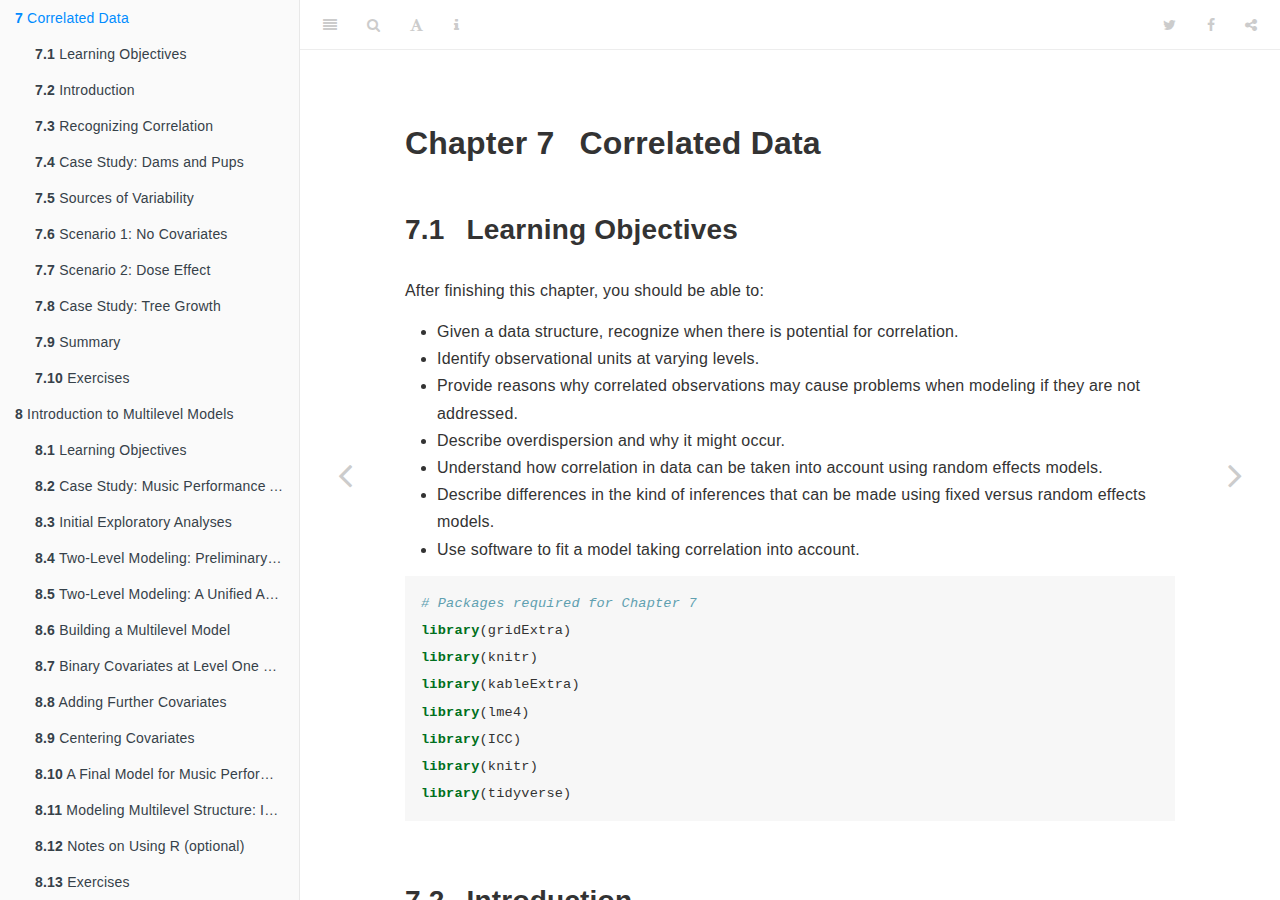
<file: docs/ch-corrdata.html>
<!DOCTYPE html>
<html lang="" xml:lang="">
<head>

  <meta charset="utf-8" />
  <meta http-equiv="X-UA-Compatible" content="IE=edge" />
  <title>Chapter 7 Correlated Data | Beyond Multiple Linear Regression</title>
  <meta name="description" content="An applied textbook on generalized linear models and multilevel models for advanced undergraduates, featuring many real, unique data sets. It is intended to be accessible to undergraduate students who have successfully completed a regression course. Even though there is no mathematical prerequisite, we still introduce fairly sophisticated topics such as likelihood theory, zero-inflated Poisson, and parametric bootstrapping in an intuitive and applied manner. We believe strongly in case studies featuring real data and real research questions; thus, most of the data in the textbook arises from collaborative research conducted by the authors and their students, or from student projects. Our goal is that, after working through this material, students will develop an expanded toolkit and a greater appreciation for the wider world of data and statistical modeling." />
  <meta name="generator" content="bookdown 0.19 and GitBook 2.6.7" />

  <meta property="og:title" content="Chapter 7 Correlated Data | Beyond Multiple Linear Regression" />
  <meta property="og:type" content="book" />
  
  <meta property="og:image" content="data/book_cover.jpg" />
  <meta property="og:description" content="An applied textbook on generalized linear models and multilevel models for advanced undergraduates, featuring many real, unique data sets. It is intended to be accessible to undergraduate students who have successfully completed a regression course. Even though there is no mathematical prerequisite, we still introduce fairly sophisticated topics such as likelihood theory, zero-inflated Poisson, and parametric bootstrapping in an intuitive and applied manner. We believe strongly in case studies featuring real data and real research questions; thus, most of the data in the textbook arises from collaborative research conducted by the authors and their students, or from student projects. Our goal is that, after working through this material, students will develop an expanded toolkit and a greater appreciation for the wider world of data and statistical modeling." />
  <meta name="github-repo" content="proback/BeyondMLR" />

  <meta name="twitter:card" content="summary" />
  <meta name="twitter:title" content="Chapter 7 Correlated Data | Beyond Multiple Linear Regression" />
  
  <meta name="twitter:description" content="An applied textbook on generalized linear models and multilevel models for advanced undergraduates, featuring many real, unique data sets. It is intended to be accessible to undergraduate students who have successfully completed a regression course. Even though there is no mathematical prerequisite, we still introduce fairly sophisticated topics such as likelihood theory, zero-inflated Poisson, and parametric bootstrapping in an intuitive and applied manner. We believe strongly in case studies featuring real data and real research questions; thus, most of the data in the textbook arises from collaborative research conducted by the authors and their students, or from student projects. Our goal is that, after working through this material, students will develop an expanded toolkit and a greater appreciation for the wider world of data and statistical modeling." />
  <meta name="twitter:image" content="data/book_cover.jpg" />

<meta name="author" content="Paul Roback and Julie Legler" />


<meta name="date" content="2021-01-13" />

  <meta name="viewport" content="width=device-width, initial-scale=1" />
  <meta name="apple-mobile-web-app-capable" content="yes" />
  <meta name="apple-mobile-web-app-status-bar-style" content="black" />
  
  
<link rel="prev" href="ch-logreg.html"/>
<link rel="next" href="ch-multilevelintro.html"/>
<script src="libs/jquery/jquery.min.js"></script>
<link href="libs/gitbook/css/style.css" rel="stylesheet" />
<link href="libs/gitbook/css/plugin-table.css" rel="stylesheet" />
<link href="libs/gitbook/css/plugin-bookdown.css" rel="stylesheet" />
<link href="libs/gitbook/css/plugin-highlight.css" rel="stylesheet" />
<link href="libs/gitbook/css/plugin-search.css" rel="stylesheet" />
<link href="libs/gitbook/css/plugin-fontsettings.css" rel="stylesheet" />
<link href="libs/gitbook/css/plugin-clipboard.css" rel="stylesheet" />









<script src="libs/accessible-code-block/empty-anchor.js"></script>
<script src="libs/kePrint/kePrint.js"></script>


<style type="text/css">
code.sourceCode > span { display: inline-block; line-height: 1.25; }
code.sourceCode > span { color: inherit; text-decoration: inherit; }
code.sourceCode > span:empty { height: 1.2em; }
.sourceCode { overflow: visible; }
code.sourceCode { white-space: pre; position: relative; }
pre.sourceCode { margin: 0; }
@media screen {
div.sourceCode { overflow: auto; }
}
@media print {
code.sourceCode { white-space: pre-wrap; }
code.sourceCode > span { text-indent: -5em; padding-left: 5em; }
}
pre.numberSource code
  { counter-reset: source-line 0; }
pre.numberSource code > span
  { position: relative; left: -4em; counter-increment: source-line; }
pre.numberSource code > span > a:first-child::before
  { content: counter(source-line);
    position: relative; left: -1em; text-align: right; vertical-align: baseline;
    border: none; display: inline-block;
    -webkit-touch-callout: none; -webkit-user-select: none;
    -khtml-user-select: none; -moz-user-select: none;
    -ms-user-select: none; user-select: none;
    padding: 0 4px; width: 4em;
    color: #aaaaaa;
  }
pre.numberSource { margin-left: 3em; border-left: 1px solid #aaaaaa;  padding-left: 4px; }
div.sourceCode
  {   }
@media screen {
code.sourceCode > span > a:first-child::before { text-decoration: underline; }
}
code span.al { color: #ff0000; font-weight: bold; } /* Alert */
code span.an { color: #60a0b0; font-weight: bold; font-style: italic; } /* Annotation */
code span.at { color: #7d9029; } /* Attribute */
code span.bn { color: #40a070; } /* BaseN */
code span.bu { } /* BuiltIn */
code span.cf { color: #007020; font-weight: bold; } /* ControlFlow */
code span.ch { color: #4070a0; } /* Char */
code span.cn { color: #880000; } /* Constant */
code span.co { color: #60a0b0; font-style: italic; } /* Comment */
code span.cv { color: #60a0b0; font-weight: bold; font-style: italic; } /* CommentVar */
code span.do { color: #ba2121; font-style: italic; } /* Documentation */
code span.dt { color: #902000; } /* DataType */
code span.dv { color: #40a070; } /* DecVal */
code span.er { color: #ff0000; font-weight: bold; } /* Error */
code span.ex { } /* Extension */
code span.fl { color: #40a070; } /* Float */
code span.fu { color: #06287e; } /* Function */
code span.im { } /* Import */
code span.in { color: #60a0b0; font-weight: bold; font-style: italic; } /* Information */
code span.kw { color: #007020; font-weight: bold; } /* Keyword */
code span.op { color: #666666; } /* Operator */
code span.ot { color: #007020; } /* Other */
code span.pp { color: #bc7a00; } /* Preprocessor */
code span.sc { color: #4070a0; } /* SpecialChar */
code span.ss { color: #bb6688; } /* SpecialString */
code span.st { color: #4070a0; } /* String */
code span.va { color: #19177c; } /* Variable */
code span.vs { color: #4070a0; } /* VerbatimString */
code span.wa { color: #60a0b0; font-weight: bold; font-style: italic; } /* Warning */
</style>

<link rel="stylesheet" href="css\style.css" type="text/css" />
</head>

<body>



  <div class="book without-animation with-summary font-size-2 font-family-1" data-basepath=".">

    <div class="book-summary">
      <nav role="navigation">

<ul class="summary">
<li><a href="./">Beyond Multiple Linear Regression</a></li>

<li class="divider"></li>
<li class="chapter" data-level="" data-path="index.html"><a href="index.html"><i class="fa fa-check"></i>Preface</a><ul>
<li class="chapter" data-level="" data-path="index.html"><a href="index.html#description"><i class="fa fa-check"></i>Description</a></li>
<li class="chapter" data-level="" data-path="index.html"><a href="index.html#about-the-authors"><i class="fa fa-check"></i>About the Authors</a></li>
<li class="chapter" data-level="" data-path="index.html"><a href="index.html#versions-of-r-packages-used"><i class="fa fa-check"></i>Versions of R Packages Used</a></li>
</ul></li>
<li class="chapter" data-level="1" data-path="ch-MLRreview.html"><a href="ch-MLRreview.html"><i class="fa fa-check"></i><b>1</b> Review of Multiple Linear Regression</a><ul>
<li class="chapter" data-level="1.1" data-path="ch-MLRreview.html"><a href="ch-MLRreview.html#learning-objectives"><i class="fa fa-check"></i><b>1.1</b> Learning Objectives</a></li>
<li class="chapter" data-level="1.2" data-path="ch-MLRreview.html"><a href="ch-MLRreview.html#introduction-to-beyond-multiple-linear-regression"><i class="fa fa-check"></i><b>1.2</b> Introduction to Beyond Multiple Linear Regression</a></li>
<li class="chapter" data-level="1.3" data-path="ch-MLRreview.html"><a href="ch-MLRreview.html#assumptions-for-linear-least-squares-regression"><i class="fa fa-check"></i><b>1.3</b> Assumptions for Linear Least Squares Regression</a><ul>
<li class="chapter" data-level="1.3.1" data-path="ch-MLRreview.html"><a href="ch-MLRreview.html#cases-without-assumption-violations"><i class="fa fa-check"></i><b>1.3.1</b> Cases Without Assumption Violations</a></li>
<li class="chapter" data-level="1.3.2" data-path="ch-MLRreview.html"><a href="ch-MLRreview.html#cases-with-assumption-violations"><i class="fa fa-check"></i><b>1.3.2</b> Cases With Assumption Violations</a></li>
</ul></li>
<li class="chapter" data-level="1.4" data-path="ch-MLRreview.html"><a href="ch-MLRreview.html#review-of-multiple-linear-regression"><i class="fa fa-check"></i><b>1.4</b> Review of Multiple Linear Regression</a><ul>
<li class="chapter" data-level="1.4.1" data-path="ch-MLRreview.html"><a href="ch-MLRreview.html#cs:derby"><i class="fa fa-check"></i><b>1.4.1</b> Case Study: Kentucky Derby</a></li>
</ul></li>
<li class="chapter" data-level="1.5" data-path="ch-MLRreview.html"><a href="ch-MLRreview.html#explorech1"><i class="fa fa-check"></i><b>1.5</b> Initial Exploratory Analyses</a><ul>
<li class="chapter" data-level="1.5.1" data-path="ch-MLRreview.html"><a href="ch-MLRreview.html#data-organization"><i class="fa fa-check"></i><b>1.5.1</b> Data Organization</a></li>
<li class="chapter" data-level="1.5.2" data-path="ch-MLRreview.html"><a href="ch-MLRreview.html#univariate-summaries"><i class="fa fa-check"></i><b>1.5.2</b> Univariate Summaries</a></li>
<li class="chapter" data-level="1.5.3" data-path="ch-MLRreview.html"><a href="ch-MLRreview.html#bivariate-summaries"><i class="fa fa-check"></i><b>1.5.3</b> Bivariate Summaries</a></li>
</ul></li>
<li class="chapter" data-level="1.6" data-path="ch-MLRreview.html"><a href="ch-MLRreview.html#multreg"><i class="fa fa-check"></i><b>1.6</b> Multiple Linear Regression Modeling</a><ul>
<li class="chapter" data-level="1.6.1" data-path="ch-MLRreview.html"><a href="ch-MLRreview.html#SLRcontinuous"><i class="fa fa-check"></i><b>1.6.1</b> Simple Linear Regression with a Continuous Predictor</a></li>
<li class="chapter" data-level="1.6.2" data-path="ch-MLRreview.html"><a href="ch-MLRreview.html#linear-regression-with-a-binary-predictor"><i class="fa fa-check"></i><b>1.6.2</b> Linear Regression with a Binary Predictor</a></li>
<li class="chapter" data-level="1.6.3" data-path="ch-MLRreview.html"><a href="ch-MLRreview.html#multiple-linear-regression-with-two-predictors"><i class="fa fa-check"></i><b>1.6.3</b> Multiple Linear Regression with Two Predictors</a></li>
<li class="chapter" data-level="1.6.4" data-path="ch-MLRreview.html"><a href="ch-MLRreview.html#multreg-inference"><i class="fa fa-check"></i><b>1.6.4</b> Inference in Multiple Linear Regression: Normal Theory</a></li>
<li class="chapter" data-level="1.6.5" data-path="ch-MLRreview.html"><a href="ch-MLRreview.html#multreg-boot"><i class="fa fa-check"></i><b>1.6.5</b> Inference in Multiple Linear Regression: Bootstrapping</a></li>
<li class="chapter" data-level="1.6.6" data-path="ch-MLRreview.html"><a href="ch-MLRreview.html#multiple-linear-regression-with-an-interaction-term"><i class="fa fa-check"></i><b>1.6.6</b> Multiple Linear Regression with an Interaction Term</a></li>
<li class="chapter" data-level="1.6.7" data-path="ch-MLRreview.html"><a href="ch-MLRreview.html#multreg_build"><i class="fa fa-check"></i><b>1.6.7</b> Building a Multiple Linear Regression Model</a></li>
</ul></li>
<li class="chapter" data-level="1.7" data-path="ch-MLRreview.html"><a href="ch-MLRreview.html#preview-of-remaining-chapters"><i class="fa fa-check"></i><b>1.7</b> Preview of Remaining Chapters</a><ul>
<li class="chapter" data-level="1.7.1" data-path="ch-MLRreview.html"><a href="ch-MLRreview.html#soccer"><i class="fa fa-check"></i><b>1.7.1</b> Soccer</a></li>
<li class="chapter" data-level="1.7.2" data-path="ch-MLRreview.html"><a href="ch-MLRreview.html#elephant-mating"><i class="fa fa-check"></i><b>1.7.2</b> Elephant Mating</a></li>
<li class="chapter" data-level="1.7.3" data-path="ch-MLRreview.html"><a href="ch-MLRreview.html#parenting-and-gang-activity"><i class="fa fa-check"></i><b>1.7.3</b> Parenting and Gang Activity</a></li>
<li class="chapter" data-level="1.7.4" data-path="ch-MLRreview.html"><a href="ch-MLRreview.html#crime"><i class="fa fa-check"></i><b>1.7.4</b> Crime</a></li>
</ul></li>
<li class="chapter" data-level="1.8" data-path="ch-MLRreview.html"><a href="ch-MLRreview.html#exercises"><i class="fa fa-check"></i><b>1.8</b> Exercises</a><ul>
<li class="chapter" data-level="1.8.1" data-path="ch-MLRreview.html"><a href="ch-MLRreview.html#conceptual-exercises"><i class="fa fa-check"></i><b>1.8.1</b> Conceptual Exercises</a></li>
<li class="chapter" data-level="1.8.2" data-path="ch-MLRreview.html"><a href="ch-MLRreview.html#guided-exercises"><i class="fa fa-check"></i><b>1.8.2</b> Guided Exercises</a></li>
<li class="chapter" data-level="1.8.3" data-path="ch-MLRreview.html"><a href="ch-MLRreview.html#open-ended-exercises"><i class="fa fa-check"></i><b>1.8.3</b> Open-Ended Exercises</a></li>
</ul></li>
</ul></li>
<li class="chapter" data-level="2" data-path="ch-beyondmost.html"><a href="ch-beyondmost.html"><i class="fa fa-check"></i><b>2</b> Beyond Least Squares: Using Likelihoods</a><ul>
<li class="chapter" data-level="2.1" data-path="ch-beyondmost.html"><a href="ch-beyondmost.html#learning-objectives-1"><i class="fa fa-check"></i><b>2.1</b> Learning Objectives</a></li>
<li class="chapter" data-level="2.2" data-path="ch-beyondmost.html"><a href="ch-beyondmost.html#case-study-does-sex-run-in-families"><i class="fa fa-check"></i><b>2.2</b> Case Study: Does Sex Run in Families?</a><ul>
<li class="chapter" data-level="2.2.1" data-path="ch-beyondmost.html"><a href="ch-beyondmost.html#research-questions"><i class="fa fa-check"></i><b>2.2.1</b> Research Questions</a></li>
</ul></li>
<li class="chapter" data-level="2.3" data-path="ch-beyondmost.html"><a href="ch-beyondmost.html#model-0-sex-unconditional-equal-probabilities"><i class="fa fa-check"></i><b>2.3</b> Model 0: Sex Unconditional, Equal Probabilities</a></li>
<li class="chapter" data-level="2.4" data-path="ch-beyondmost.html"><a href="ch-beyondmost.html#sex_unconditional_model"><i class="fa fa-check"></i><b>2.4</b> Model 1: Sex Unconditional, Unequal Probabilities</a><ul>
<li class="chapter" data-level="2.4.1" data-path="ch-beyondmost.html"><a href="ch-beyondmost.html#what-is-a-likelihood"><i class="fa fa-check"></i><b>2.4.1</b> What Is a Likelihood?</a></li>
<li class="chapter" data-level="2.4.2" data-path="ch-beyondmost.html"><a href="ch-beyondmost.html#findMLE.sec"><i class="fa fa-check"></i><b>2.4.2</b> Finding MLEs</a></li>
<li class="chapter" data-level="2.4.3" data-path="ch-beyondmost.html"><a href="ch-beyondmost.html#summary"><i class="fa fa-check"></i><b>2.4.3</b> Summary</a></li>
<li class="chapter" data-level="2.4.4" data-path="ch-beyondmost.html"><a href="ch-beyondmost.html#is-a-likelihood-a-probability-function-optional"><i class="fa fa-check"></i><b>2.4.4</b> Is a Likelihood a Probability Function? (optional)</a></li>
</ul></li>
<li class="chapter" data-level="2.5" data-path="ch-beyondmost.html"><a href="ch-beyondmost.html#sex_conditional.sec"><i class="fa fa-check"></i><b>2.5</b> Model 2: Sex Conditional</a><ul>
<li class="chapter" data-level="2.5.1" data-path="ch-beyondmost.html"><a href="ch-beyondmost.html#model-specification"><i class="fa fa-check"></i><b>2.5.1</b> Model Specification</a></li>
<li class="chapter" data-level="2.5.2" data-path="ch-beyondmost.html"><a href="ch-beyondmost.html#application-to-hypothetical-data"><i class="fa fa-check"></i><b>2.5.2</b> Application to Hypothetical Data</a></li>
</ul></li>
<li class="chapter" data-level="2.6" data-path="ch-beyondmost.html"><a href="ch-beyondmost.html#case-study-analysis-of-the-nlsy-data"><i class="fa fa-check"></i><b>2.6</b> Case Study: Analysis of the NLSY Data</a><ul>
<li class="chapter" data-level="2.6.1" data-path="ch-beyondmost.html"><a href="ch-beyondmost.html#model-building-plan"><i class="fa fa-check"></i><b>2.6.1</b> Model Building Plan</a></li>
<li class="chapter" data-level="2.6.2" data-path="ch-beyondmost.html"><a href="ch-beyondmost.html#EDA.sec"><i class="fa fa-check"></i><b>2.6.2</b> Exploratory Data Analysis</a></li>
<li class="chapter" data-level="2.6.3" data-path="ch-beyondmost.html"><a href="ch-beyondmost.html#likelihood-for-the-sex-unconditional-model"><i class="fa fa-check"></i><b>2.6.3</b> Likelihood for the Sex Unconditional Model</a></li>
<li class="chapter" data-level="2.6.4" data-path="ch-beyondmost.html"><a href="ch-beyondmost.html#sex-cond-lik"><i class="fa fa-check"></i><b>2.6.4</b> Likelihood for the Sex Conditional Model</a></li>
<li class="chapter" data-level="2.6.5" data-path="ch-beyondmost.html"><a href="ch-beyondmost.html#sec-lrtest"><i class="fa fa-check"></i><b>2.6.5</b> Model Comparisons</a></li>
</ul></li>
<li class="chapter" data-level="2.7" data-path="ch-beyondmost.html"><a href="ch-beyondmost.html#model-3-stopping-rule-model-waiting-for-a-boy"><i class="fa fa-check"></i><b>2.7</b> Model 3: Stopping Rule Model (waiting for a boy)</a><ul>
<li class="chapter" data-level="2.7.1" data-path="ch-beyondmost.html"><a href="ch-beyondmost.html#non-nested-models"><i class="fa fa-check"></i><b>2.7.1</b> Non-nested Models</a></li>
</ul></li>
<li class="chapter" data-level="2.8" data-path="ch-beyondmost.html"><a href="ch-beyondmost.html#summary-of-model-building"><i class="fa fa-check"></i><b>2.8</b> Summary of Model Building</a></li>
<li class="chapter" data-level="2.9" data-path="ch-beyondmost.html"><a href="ch-beyondmost.html#likelihood-based-methods"><i class="fa fa-check"></i><b>2.9</b> Likelihood-Based Methods</a></li>
<li class="chapter" data-level="2.10" data-path="ch-beyondmost.html"><a href="ch-beyondmost.html#likelihoods-and-this-course"><i class="fa fa-check"></i><b>2.10</b> Likelihoods and This Course</a></li>
<li class="chapter" data-level="2.11" data-path="ch-beyondmost.html"><a href="ch-beyondmost.html#exercises-1"><i class="fa fa-check"></i><b>2.11</b> Exercises</a><ul>
<li class="chapter" data-level="2.11.1" data-path="ch-beyondmost.html"><a href="ch-beyondmost.html#conceptual-exercises-1"><i class="fa fa-check"></i><b>2.11.1</b> Conceptual Exercises</a></li>
<li class="chapter" data-level="2.11.2" data-path="ch-beyondmost.html"><a href="ch-beyondmost.html#guided-exercises-1"><i class="fa fa-check"></i><b>2.11.2</b> Guided Exercises</a></li>
<li class="chapter" data-level="2.11.3" data-path="ch-beyondmost.html"><a href="ch-beyondmost.html#open-ended-exercises-1"><i class="fa fa-check"></i><b>2.11.3</b> Open-Ended Exercises</a></li>
</ul></li>
</ul></li>
<li class="chapter" data-level="3" data-path="ch-distthry.html"><a href="ch-distthry.html"><i class="fa fa-check"></i><b>3</b> Distribution Theory</a><ul>
<li class="chapter" data-level="3.1" data-path="ch-distthry.html"><a href="ch-distthry.html#learning-objectives-2"><i class="fa fa-check"></i><b>3.1</b> Learning Objectives</a></li>
<li class="chapter" data-level="3.2" data-path="ch-distthry.html"><a href="ch-distthry.html#introduction"><i class="fa fa-check"></i><b>3.2</b> Introduction</a></li>
<li class="chapter" data-level="3.3" data-path="ch-distthry.html"><a href="ch-distthry.html#discrete-random-variables"><i class="fa fa-check"></i><b>3.3</b> Discrete Random Variables</a><ul>
<li class="chapter" data-level="3.3.1" data-path="ch-distthry.html"><a href="ch-distthry.html#sec-binary"><i class="fa fa-check"></i><b>3.3.1</b> Binary Random Variable</a></li>
<li class="chapter" data-level="3.3.2" data-path="ch-distthry.html"><a href="ch-distthry.html#sec-binomial"><i class="fa fa-check"></i><b>3.3.2</b> Binomial Random Variable</a></li>
<li class="chapter" data-level="3.3.3" data-path="ch-distthry.html"><a href="ch-distthry.html#geometric-random-variable"><i class="fa fa-check"></i><b>3.3.3</b> Geometric Random Variable</a></li>
<li class="chapter" data-level="3.3.4" data-path="ch-distthry.html"><a href="ch-distthry.html#negative-binomial-random-variable"><i class="fa fa-check"></i><b>3.3.4</b> Negative Binomial Random Variable</a></li>
<li class="chapter" data-level="3.3.5" data-path="ch-distthry.html"><a href="ch-distthry.html#hypergeometric-random-variable"><i class="fa fa-check"></i><b>3.3.5</b> Hypergeometric Random Variable</a></li>
<li class="chapter" data-level="3.3.6" data-path="ch-distthry.html"><a href="ch-distthry.html#poisson-random-variable"><i class="fa fa-check"></i><b>3.3.6</b> Poisson Random Variable</a></li>
</ul></li>
<li class="chapter" data-level="3.4" data-path="ch-distthry.html"><a href="ch-distthry.html#continuous-random-variables"><i class="fa fa-check"></i><b>3.4</b> Continuous Random Variables</a><ul>
<li class="chapter" data-level="3.4.1" data-path="ch-distthry.html"><a href="ch-distthry.html#exponential-random-variable"><i class="fa fa-check"></i><b>3.4.1</b> Exponential Random Variable</a></li>
<li class="chapter" data-level="3.4.2" data-path="ch-distthry.html"><a href="ch-distthry.html#gamma-random-variable"><i class="fa fa-check"></i><b>3.4.2</b> Gamma Random Variable</a></li>
<li class="chapter" data-level="3.4.3" data-path="ch-distthry.html"><a href="ch-distthry.html#normal-gaussian-random-variable"><i class="fa fa-check"></i><b>3.4.3</b> Normal (Gaussian) Random Variable</a></li>
<li class="chapter" data-level="3.4.4" data-path="ch-distthry.html"><a href="ch-distthry.html#beta-random-variable"><i class="fa fa-check"></i><b>3.4.4</b> Beta Random Variable</a></li>
</ul></li>
<li class="chapter" data-level="3.5" data-path="ch-distthry.html"><a href="ch-distthry.html#distributions-used-in-testing"><i class="fa fa-check"></i><b>3.5</b> Distributions Used in Testing</a><ul>
<li class="chapter" data-level="3.5.1" data-path="ch-distthry.html"><a href="ch-distthry.html#chi2-distribution"><i class="fa fa-check"></i><b>3.5.1</b> <span class="math inline">\(\chi^2\)</span> Distribution</a></li>
<li class="chapter" data-level="3.5.2" data-path="ch-distthry.html"><a href="ch-distthry.html#students-t-distribution"><i class="fa fa-check"></i><b>3.5.2</b> Student’s <span class="math inline">\(t\)</span>-Distribution</a></li>
<li class="chapter" data-level="3.5.3" data-path="ch-distthry.html"><a href="ch-distthry.html#f-distribution"><i class="fa fa-check"></i><b>3.5.3</b> <span class="math inline">\(F\)</span>-Distribution</a></li>
</ul></li>
<li class="chapter" data-level="3.6" data-path="ch-distthry.html"><a href="ch-distthry.html#additional-resources"><i class="fa fa-check"></i><b>3.6</b> Additional Resources</a></li>
<li class="chapter" data-level="3.7" data-path="ch-distthry.html"><a href="ch-distthry.html#exercises-2"><i class="fa fa-check"></i><b>3.7</b> Exercises</a><ul>
<li class="chapter" data-level="3.7.1" data-path="ch-distthry.html"><a href="ch-distthry.html#conceptual-exercises-2"><i class="fa fa-check"></i><b>3.7.1</b> Conceptual Exercises</a></li>
<li class="chapter" data-level="3.7.2" data-path="ch-distthry.html"><a href="ch-distthry.html#guided-exercises-2"><i class="fa fa-check"></i><b>3.7.2</b> Guided Exercises</a></li>
</ul></li>
</ul></li>
<li class="chapter" data-level="4" data-path="ch-poissonreg.html"><a href="ch-poissonreg.html"><i class="fa fa-check"></i><b>4</b> Poisson Regression</a><ul>
<li class="chapter" data-level="4.1" data-path="ch-poissonreg.html"><a href="ch-poissonreg.html#learning-objectives-3"><i class="fa fa-check"></i><b>4.1</b> Learning Objectives</a></li>
<li class="chapter" data-level="4.2" data-path="ch-poissonreg.html"><a href="ch-poissonreg.html#introduction-to-poisson-regression"><i class="fa fa-check"></i><b>4.2</b> Introduction to Poisson Regression</a><ul>
<li class="chapter" data-level="4.2.1" data-path="ch-poissonreg.html"><a href="ch-poissonreg.html#poisson-regression-assumptions"><i class="fa fa-check"></i><b>4.2.1</b> Poisson Regression Assumptions</a></li>
<li class="chapter" data-level="4.2.2" data-path="ch-poissonreg.html"><a href="ch-poissonreg.html#a-graphical-look-at-poisson-regression"><i class="fa fa-check"></i><b>4.2.2</b> A Graphical Look at Poisson Regression</a></li>
</ul></li>
<li class="chapter" data-level="4.3" data-path="ch-poissonreg.html"><a href="ch-poissonreg.html#case-studies-overview"><i class="fa fa-check"></i><b>4.3</b> Case Studies Overview</a></li>
<li class="chapter" data-level="4.4" data-path="ch-poissonreg.html"><a href="ch-poissonreg.html#cs-philippines"><i class="fa fa-check"></i><b>4.4</b> Case Study: Household Size in the Philippines</a><ul>
<li class="chapter" data-level="4.4.1" data-path="ch-poissonreg.html"><a href="ch-poissonreg.html#organizedata4"><i class="fa fa-check"></i><b>4.4.1</b> Data Organization</a></li>
<li class="chapter" data-level="4.4.2" data-path="ch-poissonreg.html"><a href="ch-poissonreg.html#exploreHH"><i class="fa fa-check"></i><b>4.4.2</b> Exploratory Data Analyses</a></li>
<li class="chapter" data-level="4.4.3" data-path="ch-poissonreg.html"><a href="ch-poissonreg.html#sec-PoisInference"><i class="fa fa-check"></i><b>4.4.3</b> Estimation and Inference</a></li>
<li class="chapter" data-level="4.4.4" data-path="ch-poissonreg.html"><a href="ch-poissonreg.html#sec-Devtocompare"><i class="fa fa-check"></i><b>4.4.4</b> Using Deviances to Compare Models</a></li>
<li class="chapter" data-level="4.4.5" data-path="ch-poissonreg.html"><a href="ch-poissonreg.html#likelihood.sec"><i class="fa fa-check"></i><b>4.4.5</b> Using Likelihoods to Fit Models (optional)</a></li>
<li class="chapter" data-level="4.4.6" data-path="ch-poissonreg.html"><a href="ch-poissonreg.html#second-order-model"><i class="fa fa-check"></i><b>4.4.6</b> Second Order Model</a></li>
<li class="chapter" data-level="4.4.7" data-path="ch-poissonreg.html"><a href="ch-poissonreg.html#adding-a-covariate"><i class="fa fa-check"></i><b>4.4.7</b> Adding a Covariate</a></li>
<li class="chapter" data-level="4.4.8" data-path="ch-poissonreg.html"><a href="ch-poissonreg.html#sec-PoisResid"><i class="fa fa-check"></i><b>4.4.8</b> Residuals for Poisson Models (optional)</a></li>
<li class="chapter" data-level="4.4.9" data-path="ch-poissonreg.html"><a href="ch-poissonreg.html#sec-PoisGOF"><i class="fa fa-check"></i><b>4.4.9</b> Goodness-of-Fit</a></li>
</ul></li>
<li class="chapter" data-level="4.5" data-path="ch-poissonreg.html"><a href="ch-poissonreg.html#linear-least-squares-vs.-poisson-regression"><i class="fa fa-check"></i><b>4.5</b> Linear Least Squares  vs. Poisson Regression </a></li>
<li class="chapter" data-level="4.6" data-path="ch-poissonreg.html"><a href="ch-poissonreg.html#case-study-campus-crime"><i class="fa fa-check"></i><b>4.6</b> Case Study: Campus Crime</a><ul>
<li class="chapter" data-level="4.6.1" data-path="ch-poissonreg.html"><a href="ch-poissonreg.html#data-organization-1"><i class="fa fa-check"></i><b>4.6.1</b> Data Organization</a></li>
<li class="chapter" data-level="4.6.2" data-path="ch-poissonreg.html"><a href="ch-poissonreg.html#exploratory-data-analysis"><i class="fa fa-check"></i><b>4.6.2</b> Exploratory Data Analysis</a></li>
<li class="chapter" data-level="4.6.3" data-path="ch-poissonreg.html"><a href="ch-poissonreg.html#accounting-for-enrollment"><i class="fa fa-check"></i><b>4.6.3</b> Accounting for Enrollment</a></li>
</ul></li>
<li class="chapter" data-level="4.7" data-path="ch-poissonreg.html"><a href="ch-poissonreg.html#modeling-assumptions"><i class="fa fa-check"></i><b>4.7</b> Modeling Assumptions</a></li>
<li class="chapter" data-level="4.8" data-path="ch-poissonreg.html"><a href="ch-poissonreg.html#initial-models"><i class="fa fa-check"></i><b>4.8</b> Initial Models</a><ul>
<li class="chapter" data-level="4.8.1" data-path="ch-poissonreg.html"><a href="ch-poissonreg.html#tukeys-honestly-significant-differences"><i class="fa fa-check"></i><b>4.8.1</b> Tukey’s Honestly Significant Differences</a></li>
</ul></li>
<li class="chapter" data-level="4.9" data-path="ch-poissonreg.html"><a href="ch-poissonreg.html#sec-overdispPois"><i class="fa fa-check"></i><b>4.9</b> Overdispersion</a><ul>
<li class="chapter" data-level="4.9.1" data-path="ch-poissonreg.html"><a href="ch-poissonreg.html#dispersion-parameter-adjustment"><i class="fa fa-check"></i><b>4.9.1</b> Dispersion Parameter Adjustment</a></li>
<li class="chapter" data-level="4.9.2" data-path="ch-poissonreg.html"><a href="ch-poissonreg.html#no-dispersion-vs.-overdispersion"><i class="fa fa-check"></i><b>4.9.2</b> No Dispersion vs. Overdispersion</a></li>
<li class="chapter" data-level="4.9.3" data-path="ch-poissonreg.html"><a href="ch-poissonreg.html#negative-binomial-modeling"><i class="fa fa-check"></i><b>4.9.3</b> Negative Binomial Modeling</a></li>
</ul></li>
<li class="chapter" data-level="4.10" data-path="ch-poissonreg.html"><a href="ch-poissonreg.html#cs:drinking"><i class="fa fa-check"></i><b>4.10</b> Case Study: Weekend Drinking</a><ul>
<li class="chapter" data-level="4.10.1" data-path="ch-poissonreg.html"><a href="ch-poissonreg.html#research-question"><i class="fa fa-check"></i><b>4.10.1</b> Research Question</a></li>
<li class="chapter" data-level="4.10.2" data-path="ch-poissonreg.html"><a href="ch-poissonreg.html#data-organization-2"><i class="fa fa-check"></i><b>4.10.2</b> Data Organization</a></li>
<li class="chapter" data-level="4.10.3" data-path="ch-poissonreg.html"><a href="ch-poissonreg.html#exploratory-data-analysis-1"><i class="fa fa-check"></i><b>4.10.3</b> Exploratory Data Analysis</a></li>
<li class="chapter" data-level="4.10.4" data-path="ch-poissonreg.html"><a href="ch-poissonreg.html#modeling"><i class="fa fa-check"></i><b>4.10.4</b> Modeling</a></li>
<li class="chapter" data-level="4.10.5" data-path="ch-poissonreg.html"><a href="ch-poissonreg.html#fitting-a-zip-model"><i class="fa fa-check"></i><b>4.10.5</b> Fitting a ZIP Model</a></li>
<li class="chapter" data-level="4.10.6" data-path="ch-poissonreg.html"><a href="ch-poissonreg.html#the-vuong-test-optional"><i class="fa fa-check"></i><b>4.10.6</b> The Vuong Test (optional)</a></li>
<li class="chapter" data-level="4.10.7" data-path="ch-poissonreg.html"><a href="ch-poissonreg.html#residual-plot"><i class="fa fa-check"></i><b>4.10.7</b> Residual Plot</a></li>
<li class="chapter" data-level="4.10.8" data-path="ch-poissonreg.html"><a href="ch-poissonreg.html#limitations"><i class="fa fa-check"></i><b>4.10.8</b> Limitations</a></li>
</ul></li>
<li class="chapter" data-level="4.11" data-path="ch-poissonreg.html"><a href="ch-poissonreg.html#exercises-3"><i class="fa fa-check"></i><b>4.11</b> Exercises</a><ul>
<li class="chapter" data-level="4.11.1" data-path="ch-poissonreg.html"><a href="ch-poissonreg.html#exer:concept"><i class="fa fa-check"></i><b>4.11.1</b> Conceptual Exercises</a></li>
<li class="chapter" data-level="4.11.2" data-path="ch-poissonreg.html"><a href="ch-poissonreg.html#guided-exercises-3"><i class="fa fa-check"></i><b>4.11.2</b> Guided Exercises</a></li>
<li class="chapter" data-level="4.11.3" data-path="ch-poissonreg.html"><a href="ch-poissonreg.html#open-ended-exercises-2"><i class="fa fa-check"></i><b>4.11.3</b> Open-Ended Exercises</a></li>
</ul></li>
</ul></li>
<li class="chapter" data-level="5" data-path="ch-glms.html"><a href="ch-glms.html"><i class="fa fa-check"></i><b>5</b> Generalized Linear Models: A Unifying Theory</a><ul>
<li class="chapter" data-level="5.1" data-path="ch-glms.html"><a href="ch-glms.html#learning-objectives-4"><i class="fa fa-check"></i><b>5.1</b> Learning Objectives</a></li>
<li class="chapter" data-level="5.2" data-path="ch-glms.html"><a href="ch-glms.html#one-parameter-exponential-families"><i class="fa fa-check"></i><b>5.2</b> One-Parameter Exponential Families</a><ul>
<li class="chapter" data-level="5.2.1" data-path="ch-glms.html"><a href="ch-glms.html#one-parameter-exponential-family-poisson"><i class="fa fa-check"></i><b>5.2.1</b> One-Parameter Exponential Family: Poisson</a></li>
<li class="chapter" data-level="5.2.2" data-path="ch-glms.html"><a href="ch-glms.html#one-parameter-exponential-family-normal"><i class="fa fa-check"></i><b>5.2.2</b> One-Parameter Exponential Family: Normal</a></li>
</ul></li>
<li class="chapter" data-level="5.3" data-path="ch-glms.html"><a href="ch-glms.html#generalized-linear-modeling"><i class="fa fa-check"></i><b>5.3</b> Generalized Linear Modeling</a></li>
<li class="chapter" data-level="5.4" data-path="ch-glms.html"><a href="ch-glms.html#exercises-4"><i class="fa fa-check"></i><b>5.4</b> Exercises</a></li>
</ul></li>
<li class="chapter" data-level="6" data-path="ch-logreg.html"><a href="ch-logreg.html"><i class="fa fa-check"></i><b>6</b> Logistic Regression</a><ul>
<li class="chapter" data-level="6.1" data-path="ch-logreg.html"><a href="ch-logreg.html#learning-objectives-5"><i class="fa fa-check"></i><b>6.1</b> Learning Objectives</a></li>
<li class="chapter" data-level="6.2" data-path="ch-logreg.html"><a href="ch-logreg.html#introduction-to-logistic-regression"><i class="fa fa-check"></i><b>6.2</b> Introduction to Logistic Regression</a><ul>
<li class="chapter" data-level="6.2.1" data-path="ch-logreg.html"><a href="ch-logreg.html#logistic-regression-assumptions"><i class="fa fa-check"></i><b>6.2.1</b> Logistic Regression Assumptions</a></li>
<li class="chapter" data-level="6.2.2" data-path="ch-logreg.html"><a href="ch-logreg.html#a-graphical-look-at-logistic-regression"><i class="fa fa-check"></i><b>6.2.2</b> A Graphical Look at Logistic Regression</a></li>
</ul></li>
<li class="chapter" data-level="6.3" data-path="ch-logreg.html"><a href="ch-logreg.html#case-studies-overview-1"><i class="fa fa-check"></i><b>6.3</b> Case Studies Overview</a></li>
<li class="chapter" data-level="6.4" data-path="ch-logreg.html"><a href="ch-logreg.html#case-study-soccer-goalkeepers"><i class="fa fa-check"></i><b>6.4</b> Case Study: Soccer Goalkeepers</a><ul>
<li class="chapter" data-level="6.4.1" data-path="ch-logreg.html"><a href="ch-logreg.html#modeling-odds"><i class="fa fa-check"></i><b>6.4.1</b> Modeling Odds</a></li>
<li class="chapter" data-level="6.4.2" data-path="ch-logreg.html"><a href="ch-logreg.html#logistic-regression-models-for-binomial-responses"><i class="fa fa-check"></i><b>6.4.2</b> Logistic Regression Models for Binomial Responses</a></li>
<li class="chapter" data-level="6.4.3" data-path="ch-logreg.html"><a href="ch-logreg.html#theoretical-rationale-optional"><i class="fa fa-check"></i><b>6.4.3</b> Theoretical Rationale (optional)</a></li>
</ul></li>
<li class="chapter" data-level="6.5" data-path="ch-logreg.html"><a href="ch-logreg.html#case-study-reconstructing-alabama"><i class="fa fa-check"></i><b>6.5</b> Case Study: Reconstructing Alabama</a><ul>
<li class="chapter" data-level="6.5.1" data-path="ch-logreg.html"><a href="ch-logreg.html#data-organization-3"><i class="fa fa-check"></i><b>6.5.1</b> Data Organization</a></li>
<li class="chapter" data-level="6.5.2" data-path="ch-logreg.html"><a href="ch-logreg.html#exploratory-analyses"><i class="fa fa-check"></i><b>6.5.2</b> Exploratory Analyses</a></li>
<li class="chapter" data-level="6.5.3" data-path="ch-logreg.html"><a href="ch-logreg.html#initial-models-1"><i class="fa fa-check"></i><b>6.5.3</b> Initial Models</a></li>
<li class="chapter" data-level="6.5.4" data-path="ch-logreg.html"><a href="ch-logreg.html#sec-logisticInf"><i class="fa fa-check"></i><b>6.5.4</b> Tests for Significance of Model Coefficients</a></li>
<li class="chapter" data-level="6.5.5" data-path="ch-logreg.html"><a href="ch-logreg.html#confidence-intervals-for-model-coefficients"><i class="fa fa-check"></i><b>6.5.5</b> Confidence Intervals for Model Coefficients</a></li>
<li class="chapter" data-level="6.5.6" data-path="ch-logreg.html"><a href="ch-logreg.html#testing-for-goodness-of-fit"><i class="fa fa-check"></i><b>6.5.6</b> Testing for Goodness-of-Fit</a></li>
<li class="chapter" data-level="6.5.7" data-path="ch-logreg.html"><a href="ch-logreg.html#residuals-for-binomial-regression"><i class="fa fa-check"></i><b>6.5.7</b> Residuals for Binomial Regression</a></li>
<li class="chapter" data-level="6.5.8" data-path="ch-logreg.html"><a href="ch-logreg.html#sec-logOverdispersion"><i class="fa fa-check"></i><b>6.5.8</b> Overdispersion</a></li>
<li class="chapter" data-level="6.5.9" data-path="ch-logreg.html"><a href="ch-logreg.html#summary-1"><i class="fa fa-check"></i><b>6.5.9</b> Summary</a></li>
</ul></li>
<li class="chapter" data-level="6.6" data-path="ch-logreg.html"><a href="ch-logreg.html#linear-least-squares-vs.-binomial-regression"><i class="fa fa-check"></i><b>6.6</b> Linear Least Squares  vs. Binomial Regression </a></li>
<li class="chapter" data-level="6.7" data-path="ch-logreg.html"><a href="ch-logreg.html#case-study-trying-to-lose-weight"><i class="fa fa-check"></i><b>6.7</b> Case Study: Trying to Lose Weight</a><ul>
<li class="chapter" data-level="6.7.1" data-path="ch-logreg.html"><a href="ch-logreg.html#data-organization-4"><i class="fa fa-check"></i><b>6.7.1</b> Data Organization</a></li>
<li class="chapter" data-level="6.7.2" data-path="ch-logreg.html"><a href="ch-logreg.html#exploratory-data-analysis-2"><i class="fa fa-check"></i><b>6.7.2</b> Exploratory Data Analysis</a></li>
<li class="chapter" data-level="6.7.3" data-path="ch-logreg.html"><a href="ch-logreg.html#initial-models-2"><i class="fa fa-check"></i><b>6.7.3</b> Initial Models</a></li>
<li class="chapter" data-level="6.7.4" data-path="ch-logreg.html"><a href="ch-logreg.html#drop-in-deviance-tests"><i class="fa fa-check"></i><b>6.7.4</b> Drop-in-Deviance Tests</a></li>
<li class="chapter" data-level="6.7.5" data-path="ch-logreg.html"><a href="ch-logreg.html#model-discussion-and-summary"><i class="fa fa-check"></i><b>6.7.5</b> Model Discussion and Summary</a></li>
</ul></li>
<li class="chapter" data-level="6.8" data-path="ch-logreg.html"><a href="ch-logreg.html#exercises-5"><i class="fa fa-check"></i><b>6.8</b> Exercises</a><ul>
<li class="chapter" data-level="6.8.1" data-path="ch-logreg.html"><a href="ch-logreg.html#conceptual-exercises-3"><i class="fa fa-check"></i><b>6.8.1</b> Conceptual Exercises</a></li>
<li class="chapter" data-level="6.8.2" data-path="ch-logreg.html"><a href="ch-logreg.html#guided-exercises-4"><i class="fa fa-check"></i><b>6.8.2</b> Guided Exercises</a></li>
<li class="chapter" data-level="6.8.3" data-path="ch-logreg.html"><a href="ch-logreg.html#open-ended-exercises-3"><i class="fa fa-check"></i><b>6.8.3</b> Open-Ended Exercises</a></li>
</ul></li>
</ul></li>
<li class="chapter" data-level="7" data-path="ch-corrdata.html"><a href="ch-corrdata.html"><i class="fa fa-check"></i><b>7</b> Correlated Data</a><ul>
<li class="chapter" data-level="7.1" data-path="ch-corrdata.html"><a href="ch-corrdata.html#learning-objectives-6"><i class="fa fa-check"></i><b>7.1</b> Learning Objectives</a></li>
<li class="chapter" data-level="7.2" data-path="ch-corrdata.html"><a href="ch-corrdata.html#introduction-1"><i class="fa fa-check"></i><b>7.2</b> Introduction</a></li>
<li class="chapter" data-level="7.3" data-path="ch-corrdata.html"><a href="ch-corrdata.html#recognizing-correlation"><i class="fa fa-check"></i><b>7.3</b> Recognizing Correlation</a></li>
<li class="chapter" data-level="7.4" data-path="ch-corrdata.html"><a href="ch-corrdata.html#case-study-dams-and-pups"><i class="fa fa-check"></i><b>7.4</b> Case Study: Dams and Pups</a></li>
<li class="chapter" data-level="7.5" data-path="ch-corrdata.html"><a href="ch-corrdata.html#sources-of-variability"><i class="fa fa-check"></i><b>7.5</b> Sources of Variability</a></li>
<li class="chapter" data-level="7.6" data-path="ch-corrdata.html"><a href="ch-corrdata.html#scenario-1-no-covariates"><i class="fa fa-check"></i><b>7.6</b> Scenario 1: No Covariates</a></li>
<li class="chapter" data-level="7.7" data-path="ch-corrdata.html"><a href="ch-corrdata.html#scenario-2-dose-effect"><i class="fa fa-check"></i><b>7.7</b> Scenario 2: Dose Effect</a></li>
<li class="chapter" data-level="7.8" data-path="ch-corrdata.html"><a href="ch-corrdata.html#case-study-tree-growth"><i class="fa fa-check"></i><b>7.8</b> Case Study: Tree Growth</a><ul>
<li class="chapter" data-level="7.8.1" data-path="ch-corrdata.html"><a href="ch-corrdata.html#format-of-the-data-set"><i class="fa fa-check"></i><b>7.8.1</b> Format of the Data Set</a></li>
<li class="chapter" data-level="7.8.2" data-path="ch-corrdata.html"><a href="ch-corrdata.html#sources-of-variability-1"><i class="fa fa-check"></i><b>7.8.2</b> Sources of Variability</a></li>
<li class="chapter" data-level="7.8.3" data-path="ch-corrdata.html"><a href="ch-corrdata.html#analysis-preview-accounting-for-correlation"><i class="fa fa-check"></i><b>7.8.3</b> Analysis Preview: Accounting for Correlation</a></li>
</ul></li>
<li class="chapter" data-level="7.9" data-path="ch-corrdata.html"><a href="ch-corrdata.html#summary-2"><i class="fa fa-check"></i><b>7.9</b> Summary</a></li>
<li class="chapter" data-level="7.10" data-path="ch-corrdata.html"><a href="ch-corrdata.html#exercises-6"><i class="fa fa-check"></i><b>7.10</b> Exercises</a><ul>
<li class="chapter" data-level="7.10.1" data-path="ch-corrdata.html"><a href="ch-corrdata.html#conceptual-exercises-4"><i class="fa fa-check"></i><b>7.10.1</b> Conceptual Exercises</a></li>
<li class="chapter" data-level="7.10.2" data-path="ch-corrdata.html"><a href="ch-corrdata.html#guided-exercises-5"><i class="fa fa-check"></i><b>7.10.2</b> Guided Exercises</a></li>
<li class="chapter" data-level="7.10.3" data-path="ch-corrdata.html"><a href="ch-corrdata.html#note-on-correlated-binary-outcomes"><i class="fa fa-check"></i><b>7.10.3</b> Note on Correlated Binary Outcomes</a></li>
</ul></li>
</ul></li>
<li class="chapter" data-level="8" data-path="ch-multilevelintro.html"><a href="ch-multilevelintro.html"><i class="fa fa-check"></i><b>8</b> Introduction to Multilevel Models</a><ul>
<li class="chapter" data-level="8.1" data-path="ch-multilevelintro.html"><a href="ch-multilevelintro.html#learning-objectives-7"><i class="fa fa-check"></i><b>8.1</b> Learning Objectives</a></li>
<li class="chapter" data-level="8.2" data-path="ch-multilevelintro.html"><a href="ch-multilevelintro.html#cs:music"><i class="fa fa-check"></i><b>8.2</b> Case Study: Music Performance Anxiety</a></li>
<li class="chapter" data-level="8.3" data-path="ch-multilevelintro.html"><a href="ch-multilevelintro.html#explore"><i class="fa fa-check"></i><b>8.3</b> Initial Exploratory Analyses</a><ul>
<li class="chapter" data-level="8.3.1" data-path="ch-multilevelintro.html"><a href="ch-multilevelintro.html#organizedata1"><i class="fa fa-check"></i><b>8.3.1</b> Data Organization</a></li>
<li class="chapter" data-level="8.3.2" data-path="ch-multilevelintro.html"><a href="ch-multilevelintro.html#explore1"><i class="fa fa-check"></i><b>8.3.2</b> Exploratory Analyses: Univariate Summaries</a></li>
<li class="chapter" data-level="8.3.3" data-path="ch-multilevelintro.html"><a href="ch-multilevelintro.html#explore2"><i class="fa fa-check"></i><b>8.3.3</b> Exploratory Analyses: Bivariate Summaries</a></li>
</ul></li>
<li class="chapter" data-level="8.4" data-path="ch-multilevelintro.html"><a href="ch-multilevelintro.html#twolevelmodeling"><i class="fa fa-check"></i><b>8.4</b> Two-Level Modeling: Preliminary Considerations</a><ul>
<li class="chapter" data-level="8.4.1" data-path="ch-multilevelintro.html"><a href="ch-multilevelintro.html#multregr"><i class="fa fa-check"></i><b>8.4.1</b> Ignoring the Two-Level Structure (not recommended)</a></li>
<li class="chapter" data-level="8.4.2" data-path="ch-multilevelintro.html"><a href="ch-multilevelintro.html#twostage"><i class="fa fa-check"></i><b>8.4.2</b> A Two-Stage Modeling Approach (better but imperfect)</a></li>
</ul></li>
<li class="chapter" data-level="8.5" data-path="ch-multilevelintro.html"><a href="ch-multilevelintro.html#twolevelmodelingunified"><i class="fa fa-check"></i><b>8.5</b> Two-Level Modeling: A Unified Approach</a><ul>
<li class="chapter" data-level="8.5.1" data-path="ch-multilevelintro.html"><a href="ch-multilevelintro.html#ourframework"><i class="fa fa-check"></i><b>8.5.1</b> Our Framework</a></li>
<li class="chapter" data-level="8.5.2" data-path="ch-multilevelintro.html"><a href="ch-multilevelintro.html#random-vs.-fixed-effects"><i class="fa fa-check"></i><b>8.5.2</b> Random vs. Fixed Effects</a></li>
<li class="chapter" data-level="8.5.3" data-path="ch-multilevelintro.html"><a href="ch-multilevelintro.html#MVN"><i class="fa fa-check"></i><b>8.5.3</b> Distribution of Errors: Multivariate Normal</a></li>
<li class="chapter" data-level="8.5.4" data-path="ch-multilevelintro.html"><a href="ch-multilevelintro.html#multileveltechnical"><i class="fa fa-check"></i><b>8.5.4</b> Technical Issues when Testing Parameters (optional)</a></li>
<li class="chapter" data-level="8.5.5" data-path="ch-multilevelintro.html"><a href="ch-multilevelintro.html#initialmodel"><i class="fa fa-check"></i><b>8.5.5</b> An Initial Model with Parameter Interpretations</a></li>
</ul></li>
<li class="chapter" data-level="8.6" data-path="ch-multilevelintro.html"><a href="ch-multilevelintro.html#sec:buildmodel"><i class="fa fa-check"></i><b>8.6</b> Building a Multilevel Model</a><ul>
<li class="chapter" data-level="8.6.1" data-path="ch-multilevelintro.html"><a href="ch-multilevelintro.html#buildstrategy"><i class="fa fa-check"></i><b>8.6.1</b> Model Building Strategy</a></li>
<li class="chapter" data-level="8.6.2" data-path="ch-multilevelintro.html"><a href="ch-multilevelintro.html#modela8"><i class="fa fa-check"></i><b>8.6.2</b> An Initial Model: Random Intercepts</a></li>
</ul></li>
<li class="chapter" data-level="8.7" data-path="ch-multilevelintro.html"><a href="ch-multilevelintro.html#modelb"><i class="fa fa-check"></i><b>8.7</b> Binary Covariates at Level One and Level Two</a><ul>
<li class="chapter" data-level="8.7.1" data-path="ch-multilevelintro.html"><a href="ch-multilevelintro.html#randomslopeandint"><i class="fa fa-check"></i><b>8.7.1</b> Random Slopes and Intercepts Model</a></li>
<li class="chapter" data-level="8.7.2" data-path="ch-multilevelintro.html"><a href="ch-multilevelintro.html#pseudoR2"><i class="fa fa-check"></i><b>8.7.2</b> Pseudo R-squared Values</a></li>
<li class="chapter" data-level="8.7.3" data-path="ch-multilevelintro.html"><a href="ch-multilevelintro.html#modelc"><i class="fa fa-check"></i><b>8.7.3</b> Adding a Covariate at Level Two</a></li>
</ul></li>
<li class="chapter" data-level="8.8" data-path="ch-multilevelintro.html"><a href="ch-multilevelintro.html#sec:modeld"><i class="fa fa-check"></i><b>8.8</b> Adding Further Covariates</a><ul>
<li class="chapter" data-level="8.8.1" data-path="ch-multilevelintro.html"><a href="ch-multilevelintro.html#interp:modeld"><i class="fa fa-check"></i><b>8.8.1</b> Interpretation of Parameter Estimates</a></li>
<li class="chapter" data-level="8.8.2" data-path="ch-multilevelintro.html"><a href="ch-multilevelintro.html#compare:modeld"><i class="fa fa-check"></i><b>8.8.2</b> Model Comparisons</a></li>
</ul></li>
<li class="chapter" data-level="8.9" data-path="ch-multilevelintro.html"><a href="ch-multilevelintro.html#sec:modele"><i class="fa fa-check"></i><b>8.9</b> Centering Covariates</a></li>
<li class="chapter" data-level="8.10" data-path="ch-multilevelintro.html"><a href="ch-multilevelintro.html#modelf"><i class="fa fa-check"></i><b>8.10</b> A Final Model for Music Performance Anxiety</a></li>
<li class="chapter" data-level="8.11" data-path="ch-multilevelintro.html"><a href="ch-multilevelintro.html#multinecessary"><i class="fa fa-check"></i><b>8.11</b> Modeling Multilevel Structure: Is It Necessary?</a></li>
<li class="chapter" data-level="8.12" data-path="ch-multilevelintro.html"><a href="ch-multilevelintro.html#notesr8"><i class="fa fa-check"></i><b>8.12</b> Notes on Using R (optional)</a></li>
<li class="chapter" data-level="8.13" data-path="ch-multilevelintro.html"><a href="ch-multilevelintro.html#exercises-7"><i class="fa fa-check"></i><b>8.13</b> Exercises</a><ul>
<li class="chapter" data-level="8.13.1" data-path="ch-multilevelintro.html"><a href="ch-multilevelintro.html#conceptual-exercises-5"><i class="fa fa-check"></i><b>8.13.1</b> Conceptual Exercises</a></li>
<li class="chapter" data-level="8.13.2" data-path="ch-multilevelintro.html"><a href="ch-multilevelintro.html#guided-exercises-6"><i class="fa fa-check"></i><b>8.13.2</b> Guided Exercises</a></li>
<li class="chapter" data-level="8.13.3" data-path="ch-multilevelintro.html"><a href="ch-multilevelintro.html#open-ended-exercises-4"><i class="fa fa-check"></i><b>8.13.3</b> Open-Ended Exercises</a></li>
</ul></li>
</ul></li>
<li class="chapter" data-level="9" data-path="ch-lon.html"><a href="ch-lon.html"><i class="fa fa-check"></i><b>9</b> Two-Level Longitudinal Data</a><ul>
<li class="chapter" data-level="9.1" data-path="ch-lon.html"><a href="ch-lon.html#learning-objectives-8"><i class="fa fa-check"></i><b>9.1</b> Learning Objectives</a></li>
<li class="chapter" data-level="9.2" data-path="ch-lon.html"><a href="ch-lon.html#cs:charter"><i class="fa fa-check"></i><b>9.2</b> Case Study: Charter Schools</a></li>
<li class="chapter" data-level="9.3" data-path="ch-lon.html"><a href="ch-lon.html#exploratoryanalysis"><i class="fa fa-check"></i><b>9.3</b> Initial Exploratory Analyses</a><ul>
<li class="chapter" data-level="9.3.1" data-path="ch-lon.html"><a href="ch-lon.html#data"><i class="fa fa-check"></i><b>9.3.1</b> Data Organization</a></li>
<li class="chapter" data-level="9.3.2" data-path="ch-lon.html"><a href="ch-lon.html#missing"><i class="fa fa-check"></i><b>9.3.2</b> Missing Data</a></li>
<li class="chapter" data-level="9.3.3" data-path="ch-lon.html"><a href="ch-lon.html#generalanalyses"><i class="fa fa-check"></i><b>9.3.3</b> Exploratory Analyses for General Multilevel Models</a></li>
<li class="chapter" data-level="9.3.4" data-path="ch-lon.html"><a href="ch-lon.html#longitudinalanalyses"><i class="fa fa-check"></i><b>9.3.4</b> Exploratory Analyses for Longitudinal Data</a></li>
</ul></li>
<li class="chapter" data-level="9.4" data-path="ch-lon.html"><a href="ch-lon.html#twostage9"><i class="fa fa-check"></i><b>9.4</b> Preliminary Two-Stage Modeling</a><ul>
<li class="chapter" data-level="9.4.1" data-path="ch-lon.html"><a href="ch-lon.html#lineartwostage"><i class="fa fa-check"></i><b>9.4.1</b> Linear Trends Within Schools</a></li>
<li class="chapter" data-level="9.4.2" data-path="ch-lon.html"><a href="ch-lon.html#lineartwostageL2effects"><i class="fa fa-check"></i><b>9.4.2</b> Effects of Level Two Covariates on Linear Time Trends</a></li>
<li class="chapter" data-level="9.4.3" data-path="ch-lon.html"><a href="ch-lon.html#lineartwostageerror2"><i class="fa fa-check"></i><b>9.4.3</b> Error Structure Within Schools</a></li>
</ul></li>
<li class="chapter" data-level="9.5" data-path="ch-lon.html"><a href="ch-lon.html#lineartwostageerror"><i class="fa fa-check"></i><b>9.5</b> Initial Models</a><ul>
<li class="chapter" data-level="9.5.1" data-path="ch-lon.html"><a href="ch-lon.html#modela"><i class="fa fa-check"></i><b>9.5.1</b> Unconditional Means Model</a></li>
<li class="chapter" data-level="9.5.2" data-path="ch-lon.html"><a href="ch-lon.html#modelb9"><i class="fa fa-check"></i><b>9.5.2</b> Unconditional Growth Model</a></li>
<li class="chapter" data-level="9.5.3" data-path="ch-lon.html"><a href="ch-lon.html#othertimetrends"><i class="fa fa-check"></i><b>9.5.3</b> Modeling Other Trends over Time</a></li>
</ul></li>
<li class="chapter" data-level="9.6" data-path="ch-lon.html"><a href="ch-lon.html#finalmodel"><i class="fa fa-check"></i><b>9.6</b> Building to a Final Model</a><ul>
<li class="chapter" data-level="9.6.1" data-path="ch-lon.html"><a href="ch-lon.html#sec:modelc9"><i class="fa fa-check"></i><b>9.6.1</b> Uncontrolled Effects of School Type</a></li>
<li class="chapter" data-level="9.6.2" data-path="ch-lon.html"><a href="ch-lon.html#modeld"><i class="fa fa-check"></i><b>9.6.2</b> Add Percent Free and Reduced Lunch as a Covariate</a></li>
<li class="chapter" data-level="9.6.3" data-path="ch-lon.html"><a href="ch-lon.html#modelf9"><i class="fa fa-check"></i><b>9.6.3</b> A Final Model with Three Level Two Covariates</a></li>
<li class="chapter" data-level="9.6.4" data-path="ch-lon.html"><a href="ch-lon.html#longitudinal-paraboot"><i class="fa fa-check"></i><b>9.6.4</b> Parametric Bootstrap Testing</a></li>
</ul></li>
<li class="chapter" data-level="9.7" data-path="ch-lon.html"><a href="ch-lon.html#errorcovariance"><i class="fa fa-check"></i><b>9.7</b> Covariance Structure among Observations</a><ul>
<li class="chapter" data-level="9.7.1" data-path="ch-lon.html"><a href="ch-lon.html#standarderror"><i class="fa fa-check"></i><b>9.7.1</b> Standard Covariance Structure</a></li>
<li class="chapter" data-level="9.7.2" data-path="ch-lon.html"><a href="ch-lon.html#alternateerror"><i class="fa fa-check"></i><b>9.7.2</b> Alternative Covariance Structures</a></li>
<li class="chapter" data-level="9.7.3" data-path="ch-lon.html"><a href="ch-lon.html#non-longitudinal-multilevel-models"><i class="fa fa-check"></i><b>9.7.3</b> Non-longitudinal Multilevel Models</a></li>
<li class="chapter" data-level="9.7.4" data-path="ch-lon.html"><a href="ch-lon.html#final-thoughts-regarding-covariance-structures"><i class="fa fa-check"></i><b>9.7.4</b> Final Thoughts Regarding Covariance Structures</a></li>
<li class="chapter" data-level="9.7.5" data-path="ch-lon.html"><a href="ch-lon.html#optionalcov"><i class="fa fa-check"></i><b>9.7.5</b> Details of Covariance Structures (optional)</a></li>
</ul></li>
<li class="chapter" data-level="9.8" data-path="ch-lon.html"><a href="ch-lon.html#notesr9"><i class="fa fa-check"></i><b>9.8</b> Notes on Using R (optional)</a></li>
<li class="chapter" data-level="9.9" data-path="ch-lon.html"><a href="ch-lon.html#exercises-8"><i class="fa fa-check"></i><b>9.9</b> Exercises</a><ul>
<li class="chapter" data-level="9.9.1" data-path="ch-lon.html"><a href="ch-lon.html#conceptual-exercises-6"><i class="fa fa-check"></i><b>9.9.1</b> Conceptual Exercises</a></li>
<li class="chapter" data-level="9.9.2" data-path="ch-lon.html"><a href="ch-lon.html#guided-exercises-7"><i class="fa fa-check"></i><b>9.9.2</b> Guided Exercises</a></li>
<li class="chapter" data-level="9.9.3" data-path="ch-lon.html"><a href="ch-lon.html#open-ended-exercises-5"><i class="fa fa-check"></i><b>9.9.3</b> Open-Ended Exercises</a></li>
</ul></li>
</ul></li>
<li class="chapter" data-level="10" data-path="ch-3level.html"><a href="ch-3level.html"><i class="fa fa-check"></i><b>10</b> Multilevel Data With More Than Two Levels</a><ul>
<li class="chapter" data-level="10.1" data-path="ch-3level.html"><a href="ch-3level.html#learning-objectives-9"><i class="fa fa-check"></i><b>10.1</b> Learning Objectives</a></li>
<li class="chapter" data-level="10.2" data-path="ch-3level.html"><a href="ch-3level.html#cs:seeds"><i class="fa fa-check"></i><b>10.2</b> Case Studies: Seed Germination</a></li>
<li class="chapter" data-level="10.3" data-path="ch-3level.html"><a href="ch-3level.html#explore3"><i class="fa fa-check"></i><b>10.3</b> Initial Exploratory Analyses</a><ul>
<li class="chapter" data-level="10.3.1" data-path="ch-3level.html"><a href="ch-3level.html#organizedata3"><i class="fa fa-check"></i><b>10.3.1</b> Data Organization</a></li>
<li class="chapter" data-level="10.3.2" data-path="ch-3level.html"><a href="ch-3level.html#explore3v2"><i class="fa fa-check"></i><b>10.3.2</b> Exploratory Analyses</a></li>
</ul></li>
<li class="chapter" data-level="10.4" data-path="ch-3level.html"><a href="ch-3level.html#initialmodels-3level"><i class="fa fa-check"></i><b>10.4</b> Initial Models</a><ul>
<li class="chapter" data-level="10.4.1" data-path="ch-3level.html"><a href="ch-3level.html#unconditional-means"><i class="fa fa-check"></i><b>10.4.1</b> Unconditional Means</a></li>
<li class="chapter" data-level="10.4.2" data-path="ch-3level.html"><a href="ch-3level.html#unconditional-growth"><i class="fa fa-check"></i><b>10.4.2</b> Unconditional Growth</a></li>
</ul></li>
<li class="chapter" data-level="10.5" data-path="ch-3level.html"><a href="ch-3level.html#sec:boundary"><i class="fa fa-check"></i><b>10.5</b> Encountering Boundary Constraints</a></li>
<li class="chapter" data-level="10.6" data-path="ch-3level.html"><a href="ch-3level.html#threelevel-paraboot"><i class="fa fa-check"></i><b>10.6</b> Parametric Bootstrap Testing</a></li>
<li class="chapter" data-level="10.7" data-path="ch-3level.html"><a href="ch-3level.html#sec:explodingvarcomps"><i class="fa fa-check"></i><b>10.7</b> Exploding Variance Components</a></li>
<li class="chapter" data-level="10.8" data-path="ch-3level.html"><a href="ch-3level.html#modelsDEF"><i class="fa fa-check"></i><b>10.8</b> Building to a Final Model</a></li>
<li class="chapter" data-level="10.9" data-path="ch-3level.html"><a href="ch-3level.html#error-3level"><i class="fa fa-check"></i><b>10.9</b> Covariance Structure (optional)</a><ul>
<li class="chapter" data-level="10.9.1" data-path="ch-3level.html"><a href="ch-3level.html#optionalerror"><i class="fa fa-check"></i><b>10.9.1</b> Details of Covariance Structures</a></li>
</ul></li>
<li class="chapter" data-level="10.10" data-path="ch-3level.html"><a href="ch-3level.html#usingR3"><i class="fa fa-check"></i><b>10.10</b> Notes on Using R (optional)</a></li>
<li class="chapter" data-level="10.11" data-path="ch-3level.html"><a href="ch-3level.html#exercises-9"><i class="fa fa-check"></i><b>10.11</b> Exercises</a><ul>
<li class="chapter" data-level="10.11.1" data-path="ch-3level.html"><a href="ch-3level.html#conceptual-exercises-7"><i class="fa fa-check"></i><b>10.11.1</b> Conceptual Exercises</a></li>
<li class="chapter" data-level="10.11.2" data-path="ch-3level.html"><a href="ch-3level.html#guided-exercises-8"><i class="fa fa-check"></i><b>10.11.2</b> Guided Exercises</a></li>
<li class="chapter" data-level="10.11.3" data-path="ch-3level.html"><a href="ch-3level.html#open-ended-exercises-6"><i class="fa fa-check"></i><b>10.11.3</b> Open-Ended Exercises</a></li>
</ul></li>
</ul></li>
<li class="chapter" data-level="11" data-path="ch-GLMM.html"><a href="ch-GLMM.html"><i class="fa fa-check"></i><b>11</b> Multilevel Generalized Linear Models</a><ul>
<li class="chapter" data-level="11.1" data-path="ch-GLMM.html"><a href="ch-GLMM.html#objectives"><i class="fa fa-check"></i><b>11.1</b> Learning Objectives</a></li>
<li class="chapter" data-level="11.2" data-path="ch-GLMM.html"><a href="ch-GLMM.html#cs:refs"><i class="fa fa-check"></i><b>11.2</b> Case Study: College Basketball Referees</a></li>
<li class="chapter" data-level="11.3" data-path="ch-GLMM.html"><a href="ch-GLMM.html#explore-glmm"><i class="fa fa-check"></i><b>11.3</b> Initial Exploratory Analyses</a><ul>
<li class="chapter" data-level="11.3.1" data-path="ch-GLMM.html"><a href="ch-GLMM.html#data-organization-5"><i class="fa fa-check"></i><b>11.3.1</b> Data Organization</a></li>
<li class="chapter" data-level="11.3.2" data-path="ch-GLMM.html"><a href="ch-GLMM.html#glmm-eda"><i class="fa fa-check"></i><b>11.3.2</b> Exploratory Analyses</a></li>
</ul></li>
<li class="chapter" data-level="11.4" data-path="ch-GLMM.html"><a href="ch-GLMM.html#twolevelmodeling-glmm"><i class="fa fa-check"></i><b>11.4</b> Two-Level Modeling with a Generalized Response</a><ul>
<li class="chapter" data-level="11.4.1" data-path="ch-GLMM.html"><a href="ch-GLMM.html#multregr-glmm"><i class="fa fa-check"></i><b>11.4.1</b> A GLM Approach</a></li>
<li class="chapter" data-level="11.4.2" data-path="ch-GLMM.html"><a href="ch-GLMM.html#twostage-glmm"><i class="fa fa-check"></i><b>11.4.2</b> A Two-Stage Modeling Approach</a></li>
<li class="chapter" data-level="11.4.3" data-path="ch-GLMM.html"><a href="ch-GLMM.html#unified-glmm"><i class="fa fa-check"></i><b>11.4.3</b> A Unified Multilevel Approach</a></li>
</ul></li>
<li class="chapter" data-level="11.5" data-path="ch-GLMM.html"><a href="ch-GLMM.html#crossedre"><i class="fa fa-check"></i><b>11.5</b> Crossed Random Effects</a></li>
<li class="chapter" data-level="11.6" data-path="ch-GLMM.html"><a href="ch-GLMM.html#glmm-paraboot"><i class="fa fa-check"></i><b>11.6</b> Parametric Bootstrap for Model Comparisons</a></li>
<li class="chapter" data-level="11.7" data-path="ch-GLMM.html"><a href="ch-GLMM.html#sec:finalmodel-glmm"><i class="fa fa-check"></i><b>11.7</b> A Final Model for Examining Referee Bias</a></li>
<li class="chapter" data-level="11.8" data-path="ch-GLMM.html"><a href="ch-GLMM.html#estimatedRE"><i class="fa fa-check"></i><b>11.8</b> Estimated Random Effects</a></li>
<li class="chapter" data-level="11.9" data-path="ch-GLMM.html"><a href="ch-GLMM.html#usingR-glmm"><i class="fa fa-check"></i><b>11.9</b> Notes on Using R (optional)</a></li>
<li class="chapter" data-level="11.10" data-path="ch-GLMM.html"><a href="ch-GLMM.html#exercises-10"><i class="fa fa-check"></i><b>11.10</b> Exercises</a><ul>
<li class="chapter" data-level="11.10.1" data-path="ch-GLMM.html"><a href="ch-GLMM.html#conceptual-exercises-8"><i class="fa fa-check"></i><b>11.10.1</b> Conceptual Exercises</a></li>
<li class="chapter" data-level="11.10.2" data-path="ch-GLMM.html"><a href="ch-GLMM.html#open-ended-exercises-7"><i class="fa fa-check"></i><b>11.10.2</b> Open-Ended Exercises</a></li>
</ul></li>
</ul></li>
<li class="chapter" data-level="" data-path="references.html"><a href="references.html"><i class="fa fa-check"></i>References</a></li>
<li class="divider"></li>
<li><a href="https://github.com/rstudio/bookdown" target="blank">Published with bookdown</a></li>

</ul>

      </nav>
    </div>

    <div class="book-body">
      <div class="body-inner">
        <div class="book-header" role="navigation">
          <h1>
            <i class="fa fa-circle-o-notch fa-spin"></i><a href="./">Beyond Multiple Linear Regression</a>
          </h1>
        </div>

        <div class="page-wrapper" tabindex="-1" role="main">
          <div class="page-inner">

            <section class="normal" id="section-">
<div id="ch-corrdata" class="section level1">
<h1><span class="header-section-number">Chapter 7</span> Correlated Data</h1>
<div id="learning-objectives-6" class="section level2">
<h2><span class="header-section-number">7.1</span> Learning Objectives</h2>
<p>After finishing this chapter, you should be able to:</p>
<ul>
<li>Given a data structure, recognize when there is potential for correlation.</li>
<li>Identify observational units at varying levels.</li>
<li>Provide reasons why correlated observations may cause problems when modeling if they are not addressed.</li>
<li>Describe overdispersion and why it might occur.</li>
<li>Understand how correlation in data can be taken into account using random effects models.</li>
<li>Describe differences in the kind of inferences that can be made using fixed versus random effects models.</li>
<li>Use software to fit a model taking correlation into account.</li>
</ul>
<div class="sourceCode" id="cb165"><pre class="sourceCode r"><code class="sourceCode r"><span id="cb165-1"><a href="ch-corrdata.html#cb165-1"></a><span class="co"># Packages required for Chapter 7</span></span>
<span id="cb165-2"><a href="ch-corrdata.html#cb165-2"></a><span class="kw">library</span>(gridExtra)</span>
<span id="cb165-3"><a href="ch-corrdata.html#cb165-3"></a><span class="kw">library</span>(knitr)</span>
<span id="cb165-4"><a href="ch-corrdata.html#cb165-4"></a><span class="kw">library</span>(kableExtra)</span>
<span id="cb165-5"><a href="ch-corrdata.html#cb165-5"></a><span class="kw">library</span>(lme4)</span>
<span id="cb165-6"><a href="ch-corrdata.html#cb165-6"></a><span class="kw">library</span>(ICC)</span>
<span id="cb165-7"><a href="ch-corrdata.html#cb165-7"></a><span class="kw">library</span>(knitr)</span>
<span id="cb165-8"><a href="ch-corrdata.html#cb165-8"></a><span class="kw">library</span>(tidyverse)</span></code></pre></div>
</div>
<div id="introduction-1" class="section level2">
<h2><span class="header-section-number">7.2</span> Introduction</h2>
<p>Introductory statistics courses typically require responses which are approximately normal and independent of one another. We saw from the first chapters in this book that there are models for non-normal responses, so we have already broadened the types of applications we can handle. In this chapter, we relax an additional assumption from introductory statistics, that of independence. Here we introduce methods that allow correlation to be taken into account. When modeling, correlation can be considered for normal and non-normal responses. Taken together, we can handle many more applications than the average introductory student.</p>
<p>In this chapter, we first focus on recognizing data structures that may imply correlation, introducing new terminology for discussing correlated data and its effects. Next, we consider potential problems correlated outcomes may cause and why we need to take correlation into account when modeling. Models which take correlation into account are then described and fit with the help of R.</p>
<p>This chapter will feel different than other chapters in this book. In order to understand correlated data and contrast it with independent observations, we will be exploring several simulations and associated thought questions. In that way, you should develop a feel for correlated data which will carry through into the remaining chapters of this book. In addition, as you proceed through the simulations, fill out Table <a href="ch-corrdata.html#tab:simulationTableCh7">7.1</a>; this will help you see patterns as you compare analyses which account for correlation with those that do not.</p>
<table class="table" style="font-size: 9px; margin-left: auto; margin-right: auto;">
<caption style="font-size: initial !important;">
<span id="tab:simulationTableCh7">Table 7.1: </span>Summary of simulations for Dams and Pups case study.
</caption>
<thead>
<tr>
<th style="text-align:left;">
Scenario
</th>
<th style="text-align:left;">
Model
</th>
<th style="text-align:left;">
Model Name
</th>
<th style="text-align:left;">
<span class="math inline">\(\hat{\beta}_0\)</span>
</th>
<th style="text-align:left;">
SE <span class="math inline">\(\hat{\beta}_0\)</span>
</th>
<th style="text-align:left;">
<span class="math inline">\(t\)</span>
</th>
<th style="text-align:left;">
p value
</th>
<th style="text-align:left;">
<span class="math inline">\(\phi\)</span>
</th>
<th style="text-align:left;">
Est prob
</th>
<th style="text-align:left;">
CI prob
</th>
<th style="text-align:left;">
Mean count
</th>
<th style="text-align:left;">
SD count
</th>
<th style="text-align:left;">
GOF p value
</th>
</tr>
</thead>
<tbody>
<tr>
<td style="text-align:left;">
1a
</td>
<td style="text-align:left;">
Binomial
</td>
<td style="text-align:left;">
fit_1a_binom
</td>
<td style="text-align:left;">
</td>
<td style="text-align:left;">
</td>
<td style="text-align:left;">
</td>
<td style="text-align:left;">
</td>
<td style="text-align:left;">
</td>
<td style="text-align:left;width: 5em; ">
</td>
<td style="text-align:left;width: 5em; ">
</td>
<td style="text-align:left;width: 5em; ">
</td>
<td style="text-align:left;width: 5em; ">
</td>
<td style="text-align:left;width: 5em; ">
</td>
</tr>
<tr>
<td style="text-align:left;">
</td>
<td style="text-align:left;">
Quasibinomial
</td>
<td style="text-align:left;">
fit_1a_quasi
</td>
<td style="text-align:left;">
</td>
<td style="text-align:left;">
</td>
<td style="text-align:left;">
</td>
<td style="text-align:left;">
</td>
<td style="text-align:left;">
</td>
<td style="text-align:left;width: 5em; ">
</td>
<td style="text-align:left;width: 5em; ">
</td>
<td style="text-align:left;width: 5em; ">
X
</td>
<td style="text-align:left;width: 5em; ">
X
</td>
<td style="text-align:left;width: 5em; ">
X
</td>
</tr>
<tr>
<td style="text-align:left;">
1b
</td>
<td style="text-align:left;">
Binomial
</td>
<td style="text-align:left;">
fit_1b_binom
</td>
<td style="text-align:left;">
</td>
<td style="text-align:left;">
</td>
<td style="text-align:left;">
</td>
<td style="text-align:left;">
</td>
<td style="text-align:left;">
</td>
<td style="text-align:left;width: 5em; ">
</td>
<td style="text-align:left;width: 5em; ">
</td>
<td style="text-align:left;width: 5em; ">
</td>
<td style="text-align:left;width: 5em; ">
</td>
<td style="text-align:left;width: 5em; ">
</td>
</tr>
<tr>
<td style="text-align:left;">
</td>
<td style="text-align:left;">
Quasibinomial
</td>
<td style="text-align:left;">
fit_1b_quasi
</td>
<td style="text-align:left;">
</td>
<td style="text-align:left;">
</td>
<td style="text-align:left;">
</td>
<td style="text-align:left;">
</td>
<td style="text-align:left;">
</td>
<td style="text-align:left;width: 5em; ">
</td>
<td style="text-align:left;width: 5em; ">
</td>
<td style="text-align:left;width: 5em; ">
X
</td>
<td style="text-align:left;width: 5em; ">
X
</td>
<td style="text-align:left;width: 5em; ">
X
</td>
</tr>
<tr>
<td style="text-align:left;">
</td>
<td style="text-align:left;">
</td>
<td style="text-align:left;">
</td>
<td style="text-align:left;">
</td>
<td style="text-align:left;">
</td>
<td style="text-align:left;">
</td>
<td style="text-align:left;">
</td>
<td style="text-align:left;">
</td>
<td style="text-align:left;width: 5em; ">
</td>
<td style="text-align:left;width: 5em; ">
</td>
<td style="text-align:left;width: 5em; ">
</td>
<td style="text-align:left;width: 5em; ">
</td>
<td style="text-align:left;width: 5em; ">
</td>
</tr>
<tr>
<td style="text-align:left;font-weight: bold;">
Scenario
</td>
<td style="text-align:left;font-weight: bold;">
Model
</td>
<td style="text-align:left;font-weight: bold;">
Model Name
</td>
<td style="text-align:left;font-weight: bold;">
<span class="math inline">\(\hat{\beta}_1\)</span>
</td>
<td style="text-align:left;font-weight: bold;">
SE <span class="math inline">\(\hat{\beta}_1\)</span>
</td>
<td style="text-align:left;font-weight: bold;">
<span class="math inline">\(t\)</span>
</td>
<td style="text-align:left;font-weight: bold;">
p value
</td>
<td style="text-align:left;font-weight: bold;">
<span class="math inline">\(\phi\)</span>
</td>
<td style="text-align:left;font-weight: bold;width: 5em; ">
Est odds ratio
</td>
<td style="text-align:left;font-weight: bold;width: 5em; ">
CI odds ratio
</td>
<td style="text-align:left;font-weight: bold;width: 5em; ">
Mean count Dose=1
</td>
<td style="text-align:left;font-weight: bold;width: 5em; ">
SD count Dose=1
</td>
<td style="text-align:left;font-weight: bold;width: 5em; ">
GOF p value
</td>
</tr>
<tr>
<td style="text-align:left;">
2a
</td>
<td style="text-align:left;">
Binomial
</td>
<td style="text-align:left;">
fit_2a_binom
</td>
<td style="text-align:left;">
</td>
<td style="text-align:left;">
</td>
<td style="text-align:left;">
</td>
<td style="text-align:left;">
</td>
<td style="text-align:left;">
</td>
<td style="text-align:left;width: 5em; ">
</td>
<td style="text-align:left;width: 5em; ">
</td>
<td style="text-align:left;width: 5em; ">
</td>
<td style="text-align:left;width: 5em; ">
</td>
<td style="text-align:left;width: 5em; ">
</td>
</tr>
<tr>
<td style="text-align:left;">
</td>
<td style="text-align:left;">
Quasibinomial
</td>
<td style="text-align:left;">
fit_2a_quasi
</td>
<td style="text-align:left;">
</td>
<td style="text-align:left;">
</td>
<td style="text-align:left;">
</td>
<td style="text-align:left;">
</td>
<td style="text-align:left;">
</td>
<td style="text-align:left;width: 5em; ">
</td>
<td style="text-align:left;width: 5em; ">
</td>
<td style="text-align:left;width: 5em; ">
X
</td>
<td style="text-align:left;width: 5em; ">
X
</td>
<td style="text-align:left;width: 5em; ">
X
</td>
</tr>
<tr>
<td style="text-align:left;">
2b
</td>
<td style="text-align:left;">
Binomial
</td>
<td style="text-align:left;">
fit_2b_binom
</td>
<td style="text-align:left;">
</td>
<td style="text-align:left;">
</td>
<td style="text-align:left;">
</td>
<td style="text-align:left;">
</td>
<td style="text-align:left;">
</td>
<td style="text-align:left;width: 5em; ">
</td>
<td style="text-align:left;width: 5em; ">
</td>
<td style="text-align:left;width: 5em; ">
</td>
<td style="text-align:left;width: 5em; ">
</td>
<td style="text-align:left;width: 5em; ">
</td>
</tr>
<tr>
<td style="text-align:left;">
</td>
<td style="text-align:left;">
Quasibinomial
</td>
<td style="text-align:left;">
fit_2b_quasi
</td>
<td style="text-align:left;">
</td>
<td style="text-align:left;">
</td>
<td style="text-align:left;">
</td>
<td style="text-align:left;">
</td>
<td style="text-align:left;">
</td>
<td style="text-align:left;width: 5em; ">
</td>
<td style="text-align:left;width: 5em; ">
</td>
<td style="text-align:left;width: 5em; ">
X
</td>
<td style="text-align:left;width: 5em; ">
X
</td>
<td style="text-align:left;width: 5em; ">
X
</td>
</tr>
</tbody>
</table>
</div>
<div id="recognizing-correlation" class="section level2">
<h2><span class="header-section-number">7.3</span> Recognizing Correlation</h2>
<p>Correlated data is encountered in nearly every field. In education, student scores from a particular teacher are typically more similar than scores of other students who have had a different teacher. During a study measuring depression indices weekly over the course of a month, we usually find that four measures for the same patient tend to be more similar than depression indices from other patients. In political polling, opinions from members of the same household are usually more similar than opinions of members from other randomly selected households. The structure of these data sets suggest inherent patterns of similarities or correlation among outcomes. This kind of correlation specifically concerns correlation of observations <em>within the same teacher or patient or household</em> and is referred to as <strong>intraclass correlation</strong>. </p>
<p>Correlated data often takes on a multilevel structure. That is, population elements are grouped into aggregates, and we often have information on both the individual elements and the aggregated groups. For instance, students are grouped by teacher, weekly depression measures are grouped by patient, and survey respondents are grouped by household. In these cases, we refer to <strong>levels</strong>  of measurement and observational units at each level. For example, students might represent <strong>level-one observational units</strong>, while teachers represent <strong>level-two observational units</strong>, where <strong>level one</strong> is the most basic level of observation, and level-one observations are aggregated to form <strong>level-two</strong> observations. Then, if we are modeling a response such as test score, we may want to examine the effects of student characteristics such as sex and ethnicity, and teacher characteristics such as years of experience. Student characteristics would be considered <strong>level-one covariates</strong>, while teacher characteristics would be <strong>level-two covariates</strong>.</p>
</div>
<div id="case-study-dams-and-pups" class="section level2">
<h2><span class="header-section-number">7.4</span> Case Study: Dams and Pups</h2>
<p>A <strong>teratogen</strong> is a substance or exposure that can result in harm to a developing fetus. An experiment can be conducted to determine whether increasing levels of a potential teratogen results in increasing probability of defects in rat pups. We will simulate the results of an experiment in which 24 dams (mother rats) are randomized to four groups: 3 groups of 6 dams each are administered a potential teratogen in high (3 mg), medium (2 mg), or low (1 mg) doses, and the fourth group serves as the control. Each of the 24 dams produces 10 rat pups, and each pup is examined for the presence of an anomaly or deformity.</p>
</div>
<div id="sources-of-variability" class="section level2">
<h2><span class="header-section-number">7.5</span> Sources of Variability</h2>
<p>Before we analyze data from our simulated experiment, let’s step back and look at the big picture. Statistics is all about analyzing and explaining variability, so let’s consider what sources of variability we have in the dams and pups example. There are several reasons why the counts of the number of defective pups might differ from dam to dam, and it is helpful to explicitly identify these reasons in order to determine how the dose levels affect the pups while also accommodating correlation.</p>
<p><strong>Dose effect</strong> The dams and pups experiment is being carried out to determine whether different dose levels affect the development of defects differently. Of particular interest is determining whether a <strong>dose-response</strong>  effect is present. A dose-response effect is evident when dams receiving higher dose levels produce higher proportions of pups with defects. Knowing defect rates at specific dose levels is typically of interest within this experiment and beyond. Publishing the defect rates for each dose level in a journal paper, for example, would be of interest to other teratologists. For that reason, we refer to dose level effects as <strong>fixed effects</strong>. </p>
<p><strong>Dams (litter) effect</strong> In many settings like this, there is a litter effect as well. For example, some dams may exhibit a propensity to produce pups with defects, while others rarely produce litters with defective pups. That is, observations on pups within the same litter are likely to be similar or correlated. Unlike the dose effect, teratologists reading experiment results are not interested in the estimated probability of defect for each dam in the study, and we would not report these estimated probabilities in a paper. However, there may be interest in the <em>variability</em> in litter-specific defect probabilities; accounting for dam-to-dam variability reduces the amount of unexplained variability and leads to more precise estimates of fixed effects like dose. Often this kind of effect is modeled using the idea that randomly selected dams produce <strong>random effects</strong>.  This provides one way in which to model correlated data, in this case the correlation between pups from the same dam. We elaborate on this idea throughout the remainder of the text.</p>
<p><strong>Pup-to-pup variability</strong> The within litter pup-to-pup differences reflect random, unexplained variation in the model.</p>
</div>
<div id="scenario-1-no-covariates" class="section level2">
<h2><span class="header-section-number">7.6</span> Scenario 1: No Covariates</h2>
<p>In Scenario 1, we will ignore dose and assume that dose has no effect on the probability of a deformed pup. You can follow along with the simulation (and modify it as desired) in the <em>Rmd</em> file for this chapter (note that some lines of code are run but not printed in the chapter text), and fill out Table <a href="ch-corrdata.html#tab:simulationTableCh7">7.1</a>.</p>
<p>First, we will consider Scenario 1a where each dam’s probability of producing a deformed pup is <span class="math inline">\(p = 0.5\)</span>; thus, each dam’s log odds are 0. We then will compare this to Scenario 1b, where dams’ probabilities of producing a deformed pup follow a beta distribution where <span class="math inline">\(\alpha = \beta = 0.5\)</span> (which has expected value <span class="math inline">\(0.5\)</span>). So, in Scenario 1b, each dam has a different probability of producing a deformed pup, but the probabilities average out to 0.5, whereas in Scenario 1a each dam has an identical probability of producing a deformed pup (0.5). Figure <a href="ch-corrdata.html#fig:scenario1ProbabilityPlot">7.1</a> illustrates these two scenarios; every dam in Scenario 1a has a probability of 0.5 (the thick vertical line), while probabilities in Scenario 1b are selected from the black dashed distribution, so that probabilities near 0 and 1 are more likely than probabilities near 0.5. The histogram shows 24 randomly generated probabilities under one run of Scenario 1b.</p>
<p>The R code below produces a simulated number of deformed pups for each of the 24 dams under Scenario 1a and Scenario 1b, and Figure <a href="ch-corrdata.html#fig:scenario1Plot">7.2</a> displays distributions of counts of deformed pups per dam for the two simulations. In Scenario 1a, the mean number of deformed pups is 5.17 with standard deviation 1.49. In Scenario 1b, the mean number of deformed pups is 5.67 with standard deviation 4.10.</p>
<div class="sourceCode" id="cb166"><pre class="sourceCode r"><code class="sourceCode r"><span id="cb166-1"><a href="ch-corrdata.html#cb166-1"></a>pi_1a &lt;-<span class="st"> </span><span class="kw">rep</span>(<span class="fl">0.5</span>, <span class="dv">24</span>)</span>
<span id="cb166-2"><a href="ch-corrdata.html#cb166-2"></a>count_1a &lt;-<span class="st"> </span><span class="kw">rbinom</span>(<span class="dv">24</span>, <span class="dv">10</span>, pi_1a)</span>
<span id="cb166-3"><a href="ch-corrdata.html#cb166-3"></a></span>
<span id="cb166-4"><a href="ch-corrdata.html#cb166-4"></a>pi_1b &lt;-<span class="st"> </span><span class="kw">rbeta</span>(<span class="dv">24</span>,.<span class="dv">5</span>,.<span class="dv">5</span>)  </span>
<span id="cb166-5"><a href="ch-corrdata.html#cb166-5"></a>count_1b &lt;-<span class="st"> </span><span class="kw">rbinom</span>(<span class="dv">24</span>, <span class="dv">10</span>, pi_1b)  </span></code></pre></div>
<div class="figure" style="text-align: center"><span id="fig:scenario1ProbabilityPlot"></span>
<img src="bookdown-BeyondMLR_files/figure-html/scenario1ProbabilityPlot-1.png" alt="Dam probabilities in Scenario 1." width="60%" />
<p class="caption">
Figure 7.1: Dam probabilities in Scenario 1.
</p>
</div>
<div class="figure" style="text-align: center"><span id="fig:scenario1Plot"></span>
<img src="bookdown-BeyondMLR_files/figure-html/scenario1Plot-1.png" alt="Counts of deformed pups per dam under Scenarios 1a and 1b." width="60%" />
<p class="caption">
Figure 7.2: Counts of deformed pups per dam under Scenarios 1a and 1b.
</p>
</div>

<p><strong>Thought Questions</strong></p>
<ol style="list-style-type: decimal">
<li><p>Will the counts of deformed pups for dams in Scenario 1a behave like a binomial distribution with <span class="math inline">\(n=10\)</span> and <span class="math inline">\(p=0.5\)</span> (that is, like counting heads in 10 flips of a fair coin)? Why or why not?</p></li>
<li><p>Will the counts of deformed pups for dams in Scenario 1b behave like a binomial distribution with <span class="math inline">\(n=10\)</span> and <span class="math inline">\(p=0.5\)</span> (that is, like counting heads in 10 flips of a fair coin)? If not, extend the coin flipping analogy to Scenario 1b.</p></li>
<li><p>Is Scenario 1b realistic? Why might some dams have higher probabilities than others?</p></li>
</ol>
<p>If we were to model the number of deformed pups per dam in Scenario 1a, we could ignore the potential of a dam effect (since all dams behave the same) and proceed with regular binomial regression as in Chapter <a href="ch-logreg.html#ch-logreg">6</a>. Since we have no predictors, we would start with the model:</p>
<p><span class="math display">\[\begin{equation*}
  \log \bigg( \frac{\hat{p}}{1-\hat{p}} \bigg) = \hat{\beta}_0, \textrm{ where } \hat{\beta}_0 = 0.067
\end{equation*}\]</span>
which produces an estimated odds of deformity <span class="math inline">\(\widehat{p}/(1-\widehat{p}) = e^{0.067} = 1.069\)</span> and estimated probability <span class="math inline">\(\widehat{p} = 0.517\)</span>. Creating 95% confidence intervals using a profile likelihood approach, we get:</p>

<p><span class="math display">\[
\begin{alignedat}{2}
  &amp;\textrm{95% CI for } p/(1-p) &amp;&amp;= (0.830, 1.378) \\
  &amp;\textrm{95% CI for } p       &amp;&amp;= (0.454, 0.579)
\end{alignedat}
\]</span></p>
<p>However, we can account for potential overdispersion  with a <strong>quasibinomial model</strong>,  just as we did in Section <a href="ch-logreg.html#sec-logOverdispersion">6.5.8</a>, in case the observed variance is larger than the variance under a binomial model. Quasibinomial regression yields the same estimate for <span class="math inline">\(\beta_0\)</span> as the binomial regression model (<span class="math inline">\(\hat{\beta}_0 = 0.067\)</span>), but we now have overdispersion paramater <span class="math inline">\(\widehat{\phi} = 0.894\)</span>. This gives us the following 95% profile likelihood-based confidence intervals:</p>
<p><span class="math display">\[
\begin{alignedat}{2}
  &amp;\textrm{95% CI for } p/(1-p) &amp;&amp;= (0.841, 1.359) \\
  &amp;\textrm{95% CI for } p       &amp;&amp;= (0.457, 0.576)
\end{alignedat}
\]</span></p>
<p>Turning to Scenario 1b, where each dam has a unique probability of producing a pup with a deformity based on a beta distribution, we can fit binomial and quasibinomial models as well.</p>
<p>A binomial model gives regression equation</p>
<p><span class="math display">\[\begin{equation*}
  \log\bigg(\frac{\hat{p}}{1-\hat{p}}\bigg) = 0.268,
\end{equation*}\]</span>
with associated profile likelihood 95% confidence intervals:</p>
<p><span class="math display">\[
\begin{alignedat}{2}
  &amp;\textrm{95% CI for } p/(1-p) &amp;&amp;= (1.014, 1.691) \\
  &amp;\textrm{95% CI for } p       &amp;&amp;= (0.504, 0.628)
\end{alignedat}
\]</span></p>
<p>We could compare this to a quasibinomial model. With overdispersion paramater <span class="math inline">\(\widehat{\phi} = 6.858\)</span>, we now have profile likelihood-based intervals:</p>
<p><span class="math display">\[
\begin{alignedat}{2}
  &amp;\textrm{95% CI for } p/(1-p) &amp;&amp;= (0.673, 2.594) \\
  &amp;\textrm{95% CI for } p       &amp;&amp;= (0.402, 0.722)
\end{alignedat}
\]</span></p>

<p><strong>Thought Questions</strong></p>
<ol start="4" style="list-style-type: decimal">
<li><p>Describe how the quasibinomial analysis of Scenario 1b differs from the binomial analysis of the same simulated data. Refer to Table <a href="ch-corrdata.html#tab:simulationTableCh7">7.1</a> when answering this question; you will need to run the R code in the R markdown file for this chapter to completely fill out the table. Do confidence intervals contain the true model parameters?</p></li>
<li><p>Why are differences between quasibinomial and binomial models of Scenario 1a less noticeable than the differences in Scenario 1b?</p></li>
</ol>
</div>
<div id="scenario-2-dose-effect" class="section level2">
<h2><span class="header-section-number">7.7</span> Scenario 2: Dose Effect</h2>
<p>In Scenario 1, each dam’s probability of producing a deformed pup was independent of their dosage of the teratogen. In Scenario 2 we allow for a dose effect. To recall, in this hypothetical experiment we have 24 total dams evenly split into 4 groups receiving either no dose (coded as <code>dose = 0</code> mg), a low dose (<code>dose = 1</code>), a medium dose (<code>dose = 2</code>), or a high dose (<code>dose = 3</code>) of the teratogen.</p>
<p>We will suppose that true probability that a dam’s pup has a deformity is related to the dose the dam received through this model:</p>
<p><span class="math display">\[ \log \bigg(\frac{p}{1-p} \bigg) = -2 + 1.33\; \textrm{dose} \]</span>
That is, we assume that the log odds of a deformity is linearly related to dose through the equation above, and the odds of a deformity are 3.79 times greater (<span class="math inline">\(e^{1.33}\)</span>) for each 1-mg increase in dose.</p>
<p>In Scenario 2a, a dam who received a dose of <span class="math inline">\(x\)</span> would have probability</p>
<p><span class="math display">\[p = P(\textrm{deformity}\mid \textrm{dose} = x) = e^{-2+1.33x}/(1+e^{-2+1.33x}). \]</span>
Thus, dams who received doses of 0, 1, 2, and 3 mg would have probabilities 0.12, 0.34, 0.66, and 0.88, respectively, under Scenario 2a.</p>
<p>In Scenario 2b, each dam who received a dose of <span class="math inline">\(x\)</span> has probability of deformity randomly chosen from a beta distribution where <span class="math inline">\(\alpha = 2p/(1-p)\)</span> and <span class="math inline">\(\beta = 2\)</span>. These beta distribution parameters ensure that, on average, dams with a dose <span class="math inline">\(x\)</span> in Scenario 2b have the same probability of a deformed pup as dams with dose <span class="math inline">\(x\)</span> in Scenario 2a. For example, dams receiving the 1-mg dosage under Scenario 2b would have probabilities following a beta distribution with <span class="math inline">\(\alpha = 2(0.34)/(1-0.34) = 1.03\)</span> and <span class="math inline">\(\beta = 2\)</span>, which has mean <span class="math inline">\(\frac{\alpha}{\alpha + \beta}=0.34\)</span>. The big difference is that <em>all</em> dams receiving the 1-mg dosage in Scenario 2a have probability 0.34 of a deformed pup, whereas dams receiving the 1-mg dosage in Scenario 2b each have a unique probability of a deformed pup, but those probabilities average out to 0.34.</p>
<p>Figure <a href="ch-corrdata.html#fig:scenario2bPlot">7.3</a> displays histograms for each dosage group of each dam’s probability of producing deformed pups under Scenario 2b as well as theoretical distributions of probabilities. A vertical line is displayed at each hypothetical distribution’s mean; the vertical line represents the fixed probability of a deformed pup for all dams under Scenario 2a.</p>
<div class="sourceCode" id="cb167"><pre class="sourceCode r"><code class="sourceCode r"><span id="cb167-1"><a href="ch-corrdata.html#cb167-1"></a><span class="kw">set.seed</span>(<span class="dv">1</span>)</span>
<span id="cb167-2"><a href="ch-corrdata.html#cb167-2"></a></span>
<span id="cb167-3"><a href="ch-corrdata.html#cb167-3"></a>dose &lt;-<span class="st"> </span><span class="kw">c</span>(<span class="kw">rep</span>(<span class="dv">0</span>,<span class="dv">6</span>),<span class="kw">rep</span>(<span class="dv">1</span>,<span class="dv">6</span>),<span class="kw">rep</span>(<span class="dv">2</span>,<span class="dv">6</span>),<span class="kw">rep</span>(<span class="dv">3</span>,<span class="dv">6</span>))</span>
<span id="cb167-4"><a href="ch-corrdata.html#cb167-4"></a></span>
<span id="cb167-5"><a href="ch-corrdata.html#cb167-5"></a>pi_2a &lt;-<span class="st"> </span><span class="kw">exp</span>(<span class="op">-</span><span class="dv">2</span><span class="op">+</span><span class="dv">4</span><span class="op">/</span><span class="dv">3</span><span class="op">*</span>dose)<span class="op">/</span>(<span class="dv">1</span><span class="op">+</span><span class="kw">exp</span>(<span class="op">-</span><span class="dv">2</span><span class="op">+</span><span class="dv">4</span><span class="op">/</span><span class="dv">3</span><span class="op">*</span>dose))</span>
<span id="cb167-6"><a href="ch-corrdata.html#cb167-6"></a>count_2a &lt;-<span class="st"> </span><span class="kw">rbinom</span>(<span class="dv">24</span>, <span class="dv">10</span>, pi_2a)</span>
<span id="cb167-7"><a href="ch-corrdata.html#cb167-7"></a></span>
<span id="cb167-8"><a href="ch-corrdata.html#cb167-8"></a>b &lt;-<span class="st"> </span><span class="dv">2</span></span>
<span id="cb167-9"><a href="ch-corrdata.html#cb167-9"></a>a &lt;-<span class="st"> </span>b<span class="op">*</span>pi_2a <span class="op">/</span><span class="st"> </span>(<span class="dv">1</span><span class="op">-</span>pi_2a)</span>
<span id="cb167-10"><a href="ch-corrdata.html#cb167-10"></a>pi_2b &lt;-<span class="st"> </span><span class="kw">rbeta</span>(<span class="dv">24</span>, a, b)</span>
<span id="cb167-11"><a href="ch-corrdata.html#cb167-11"></a>count_2b &lt;-<span class="st"> </span><span class="kw">rbinom</span>(<span class="dv">24</span>, <span class="dv">10</span>, pi_2b)  </span></code></pre></div>
<div class="figure" style="text-align: center"><span id="fig:scenario2bPlot"></span>
<img src="bookdown-BeyondMLR_files/figure-html/scenario2bPlot-1.png" alt="Observed (histograms) and theoretical (density curves) distributions of dams' probabilities of producing deformed pups by dose group in Scenario 2b.  The thick vertical lines represent the fixed probabilities of a deformed pup by dose group in Scenario 2a." width="60%" />
<p class="caption">
Figure 7.3: Observed (histograms) and theoretical (density curves) distributions of dams’ probabilities of producing deformed pups by dose group in Scenario 2b. The thick vertical lines represent the fixed probabilities of a deformed pup by dose group in Scenario 2a.
</p>
</div>
<table class="table" style="margin-left: auto; margin-right: auto;">
<caption>
<span id="tab:scenario2Tab">Table 7.2: </span>Summary statistics of Scenario 2 by dose.
</caption>
<thead>
<tr>
<th style="border-bottom:hidden" colspan="1">
</th>
<th style="border-bottom:hidden; padding-bottom:0; padding-left:3px;padding-right:3px;text-align: center; " colspan="4">
<div style="border-bottom: 1px solid #ddd; padding-bottom: 5px; ">
Scenario 2a
</div>
</th>
<th style="border-bottom:hidden; padding-bottom:0; padding-left:3px;padding-right:3px;text-align: center; " colspan="4">
<div style="border-bottom: 1px solid #ddd; padding-bottom: 5px; ">
Scenario 2b
</div>
</th>
</tr>
<tr>
<th style="text-align:right;">
Dosage
</th>
<th style="text-align:right;">
Mean p
</th>
<th style="text-align:right;">
SD p
</th>
<th style="text-align:right;">
Mean Count
</th>
<th style="text-align:right;">
SD Count
</th>
<th style="text-align:right;">
Mean p
</th>
<th style="text-align:right;">
SD p
</th>
<th style="text-align:right;">
Mean Count
</th>
<th style="text-align:right;">
SD Count
</th>
</tr>
</thead>
<tbody>
<tr>
<td style="text-align:right;">
0
</td>
<td style="text-align:right;">
0.119
</td>
<td style="text-align:right;">
0
</td>
<td style="text-align:right;width: 1cm; ">
1.333
</td>
<td style="text-align:right;width: 1cm; ">
1.366
</td>
<td style="text-align:right;">
0.061
</td>
<td style="text-align:right;">
0.069
</td>
<td style="text-align:right;width: 1cm; ">
0.500
</td>
<td style="text-align:right;width: 1cm; ">
0.837
</td>
</tr>
<tr>
<td style="text-align:right;">
1
</td>
<td style="text-align:right;">
0.339
</td>
<td style="text-align:right;">
0
</td>
<td style="text-align:right;width: 1cm; ">
3.167
</td>
<td style="text-align:right;width: 1cm; ">
1.835
</td>
<td style="text-align:right;">
0.239
</td>
<td style="text-align:right;">
0.208
</td>
<td style="text-align:right;width: 1cm; ">
3.500
</td>
<td style="text-align:right;width: 1cm; ">
2.881
</td>
</tr>
<tr>
<td style="text-align:right;">
2
</td>
<td style="text-align:right;">
0.661
</td>
<td style="text-align:right;">
0
</td>
<td style="text-align:right;width: 1cm; ">
5.833
</td>
<td style="text-align:right;width: 1cm; ">
1.472
</td>
<td style="text-align:right;">
0.615
</td>
<td style="text-align:right;">
0.195
</td>
<td style="text-align:right;width: 1cm; ">
5.833
</td>
<td style="text-align:right;width: 1cm; ">
1.941
</td>
</tr>
<tr>
<td style="text-align:right;">
3
</td>
<td style="text-align:right;">
0.881
</td>
<td style="text-align:right;">
0
</td>
<td style="text-align:right;width: 1cm; ">
8.833
</td>
<td style="text-align:right;width: 1cm; ">
1.169
</td>
<td style="text-align:right;">
0.872
</td>
<td style="text-align:right;">
0.079
</td>
<td style="text-align:right;width: 1cm; ">
8.833
</td>
<td style="text-align:right;width: 1cm; ">
1.169
</td>
</tr>
</tbody>
</table>

<p><strong>Thought Questions</strong></p>
<ol start="6" style="list-style-type: decimal">
<li><p>Compare and contrast the probabilities associated with the 24 dams under Scenarios 1a and 1b to the probabilities under Scenarios 2a and 2b.</p></li>
<li><p>In Scenario 2a, dams produced 4.79 deformed pups on average, with standard deviation 3.20. Scenario 2b saw an average of 4.67 with standard deviation 3.58. Explain why comparisons by dose are more meaningful than these overall comparisons. You might refer to the results in Table <a href="ch-corrdata.html#tab:scenario2Tab">7.2</a>.</p></li>
<li><p>In Table <a href="ch-corrdata.html#tab:simulationTableCh7">7.1</a>, predict what you’ll see in the column headed “CI_odds_ratio”. Among the 4 entries: What can you say about the center and the width of the confidence intervals? Which will be similar and why? Which will be different and how?</p></li>
</ol>
<p>We first model Scenario 2a without adjusting for potential overdispersion. Binomial regression gives us the model:</p>
<p><span class="math display" id="eq:mod2aBinom">\[\begin{equation}
  \log\bigg( \frac{\hat{p}}{1-\hat{p}} \bigg) = -2.02 + 1.26\;\textrm{dose}
  \tag{7.1}
\end{equation}\]</span>
Equation <a href="ch-corrdata.html#eq:mod2aBinom">(7.1)</a> has associated odds ratio corresponding to a 1-mg dose increase of <span class="math inline">\(e^{\beta_1} = 3.54\)</span> with 95% profile likelihood confidence interval <span class="math inline">\((2.61, 4.96)\)</span>. We can be 95% confident that odds of deformity are between 2.61 and 4.96 times higher for each 1-mg increase in dose.</p>
<p>Alternatively, we can use a quasibinomial model to account for any overdispersion in the binomial model. With <span class="math inline">\(\widehat{\phi} = 1.27\)</span>, we have the 95% profile likelihood confidence interval for <span class="math inline">\(e^\beta_1\)</span>: <span class="math inline">\((2.51, 5.19)\)</span>.</p>
<p>Turning to Scenario 2b, where probabilities were different between dams receiving the same dosage, we have the binomial model</p>
<p><span class="math display">\[\begin{equation*}
  \log\bigg( \frac{\hat{p}}{1-\hat{p}} \bigg) = -2.41 + 1.46\;\textrm{dose}
\end{equation*}\]</span>
Generating a 95% confidence interval for <span class="math inline">\(e^{\beta_1}\)</span>, we have: <span class="math inline">\((3.09, 6.27)\)</span>.</p>
<p>If we use a quasibinomial model, we find overdispersion paramater <span class="math inline">\(\widehat{\phi} = 1.93\)</span>, yielding 95% confidence interval for <span class="math inline">\(e^{\beta_1}\)</span>: <span class="math inline">\((2.74, 7.35)\)</span>.</p>

<p><strong>Thought Questions</strong></p>
<ol start="9" style="list-style-type: decimal">
<li><p>Describe how the quasibinomial analysis of Scenario 2b differs from the binomial analysis of the same simulated data. Refer to Table <a href="ch-corrdata.html#tab:simulationTableCh7">7.1</a> when answering this question; you will need to run the R code in the R markdown file for this chapter to completely fill out the table. Do confidence intervals contain the true model parameters?</p></li>
<li><p>Why are differences between quasibinomial and binomial models of Scenario 2a less noticeable than the differences in Scenario 2b?</p></li>
<li><p>Why does Scenario 2b contain correlated data that we must account for, while Scenario 2a does not?</p></li>
</ol>
</div>
<div id="case-study-tree-growth" class="section level2">
<h2><span class="header-section-number">7.8</span> Case Study: Tree Growth</h2>
<p>A student research team at St. Olaf College contributed to the efforts of biologist Kathy Shea to investigate a rich data set concerning forestation in the surrounding land <span class="citation">(Eisinger, Elling, and Stamp <a href="#ref-Eisinger2011" role="doc-biblioref">2011</a>)</span>. Here is a paragraph from the introduction to their project report:</p>
<blockquote>
<p>Much of south-central Minnesota was comprised of maple-basswood forest prior to agricultural development and settlement. Currently, the forests that remain are highly fragmented and disturbed by human activities. Original land surveys describe the forest, also known as the Big Woods ecosystem, as dominated by elm, maple, oak, and basswood. In order to recover the loss of ecosystem services that forests provide, many new forested areas have been established through restoration.</p>
</blockquote>
<p>Tubes were placed on trees in some locations or <em>transects</em> but not in others. One research question is whether tree growth in the first year is affected by the presence of tubes. This analysis has a structure similar to the dams and pups; the two study designs are depicted in Figure <a href="ch-corrdata.html#fig:DamsTreesStructure">7.4</a>.</p>
<div class="figure"><span id="fig:DamsTreesStructure"></span>
<img src="data/DamsTreesStructure.png" alt="Data structures in the Dams and Pups (left) and Tree Growth (right) case studies." width="80%" height="125%" />
<p class="caption">
Figure 7.4: Data structures in the Dams and Pups (left) and Tree Growth (right) case studies.
</p>
</div>
<p>Some transects were assigned to have tubes on all of their trees, and other transects had no tubes on all of their trees, just as every dam assigned to a certain group received the same dose. Within a transect, each tree’s first year of growth was measured, much like the presence or absence of a defect was noted for every pup within a dam. Although the response in the tree tube study is continuous (and somewhat normally distributed) rather than binary as in the dams and pups study, we can use methods to account for correlation of trees within a transect, just as we accounted for correlation of pups within dams.</p>
<div id="format-of-the-data-set" class="section level3">
<h3><span class="header-section-number">7.8.1</span> Format of the Data Set</h3>
<p>We will consider a subset of the full data set in <code>treetube.csv</code> for illustration purposes here: the 382 trees with heights recorded in both 1990 and 1991. Thus, we will consider the following variables:</p>
<ul>
<li><code>id</code> = a unique identifier for each tree</li>
<li><code>transect</code> = a unique identifier for each transect containing several trees</li>
<li><code>species</code> = tree species</li>
<li><code>tubes</code> = an indicator variable for the presence or absence of tubes for a given transect</li>
<li><code>height91</code> = first year height for each tree in meters</li>
<li><code>height90</code> = baseline height for each tree in meters</li>
<li><code>growth_yr1</code> = height91 - height90, in meters</li>
</ul>
<p>A sample of 10 observations are displayed in Table <a href="ch-corrdata.html#tab:treeTubeTab">7.3</a>.</p>
<table>
<caption>
<span id="tab:treeTubeTab">Table 7.3: </span>A sample of 10 trees and their growth from 1990 to 1991.
</caption>
<thead>
<tr>
<th style="text-align:right;">
id
</th>
<th style="text-align:right;">
transect
</th>
<th style="text-align:left;">
species
</th>
<th style="text-align:right;">
tubes
</th>
<th style="text-align:right;">
height91
</th>
<th style="text-align:right;">
height90
</th>
<th style="text-align:right;">
growth_yr1
</th>
</tr>
</thead>
<tbody>
<tr>
<td style="text-align:right;">
398
</td>
<td style="text-align:right;">
14
</td>
<td style="text-align:left;">
Black Walnut
</td>
<td style="text-align:right;">
0
</td>
<td style="text-align:right;">
0.332
</td>
<td style="text-align:right;">
0.200
</td>
<td style="text-align:right;">
0.132
</td>
</tr>
<tr>
<td style="text-align:right;">
402
</td>
<td style="text-align:right;">
14
</td>
<td style="text-align:left;">
Black Walnut
</td>
<td style="text-align:right;">
0
</td>
<td style="text-align:right;">
0.354
</td>
<td style="text-align:right;">
0.330
</td>
<td style="text-align:right;">
0.024
</td>
</tr>
<tr>
<td style="text-align:right;">
450
</td>
<td style="text-align:right;">
18
</td>
<td style="text-align:left;">
Black Walnut
</td>
<td style="text-align:right;">
1
</td>
<td style="text-align:right;">
0.214
</td>
<td style="text-align:right;">
0.174
</td>
<td style="text-align:right;">
0.040
</td>
</tr>
<tr>
<td style="text-align:right;">
451
</td>
<td style="text-align:right;">
18
</td>
<td style="text-align:left;">
Black Walnut
</td>
<td style="text-align:right;">
1
</td>
<td style="text-align:right;">
0.342
</td>
<td style="text-align:right;">
0.289
</td>
<td style="text-align:right;">
0.053
</td>
</tr>
<tr>
<td style="text-align:right;">
453
</td>
<td style="text-align:right;">
18
</td>
<td style="text-align:left;">
Black Walnut
</td>
<td style="text-align:right;">
1
</td>
<td style="text-align:right;">
0.395
</td>
<td style="text-align:right;">
0.205
</td>
<td style="text-align:right;">
0.190
</td>
</tr>
<tr>
<td style="text-align:right;">
458
</td>
<td style="text-align:right;">
18
</td>
<td style="text-align:left;">
Black Walnut
</td>
<td style="text-align:right;">
1
</td>
<td style="text-align:right;">
0.420
</td>
<td style="text-align:right;">
0.290
</td>
<td style="text-align:right;">
0.130
</td>
</tr>
<tr>
<td style="text-align:right;">
560
</td>
<td style="text-align:right;">
22
</td>
<td style="text-align:left;">
Black Walnut
</td>
<td style="text-align:right;">
0
</td>
<td style="text-align:right;">
0.400
</td>
<td style="text-align:right;">
0.295
</td>
<td style="text-align:right;">
0.105
</td>
</tr>
<tr>
<td style="text-align:right;">
564
</td>
<td style="text-align:right;">
22
</td>
<td style="text-align:left;">
Black Walnut
</td>
<td style="text-align:right;">
0
</td>
<td style="text-align:right;">
0.549
</td>
<td style="text-align:right;">
0.390
</td>
<td style="text-align:right;">
0.159
</td>
</tr>
<tr>
<td style="text-align:right;">
569
</td>
<td style="text-align:right;">
22
</td>
<td style="text-align:left;">
Black Walnut
</td>
<td style="text-align:right;">
0
</td>
<td style="text-align:right;">
0.340
</td>
<td style="text-align:right;">
0.270
</td>
<td style="text-align:right;">
0.070
</td>
</tr>
<tr>
<td style="text-align:right;">
571
</td>
<td style="text-align:right;">
22
</td>
<td style="text-align:left;">
Black Walnut
</td>
<td style="text-align:right;">
0
</td>
<td style="text-align:right;">
0.394
</td>
<td style="text-align:right;">
0.271
</td>
<td style="text-align:right;">
0.123
</td>
</tr>
</tbody>
</table>
<p>This portion of the data indicates that the four trees in transect 18 have tubes, while the other 6 trees listed do not. The concern with this kind of data structure is that trees from the same transect may be more similar or correlated with one another, in contrast to trees from other transects. This could be true for a variety of reasons: some transects may receive less sun than others, or irrigation of the soil may differ from transect to transect. These unmeasured but possibly influential factors may imply a correlation among trees within transects. In that case, we would not have independent pieces of information, so that the number of trees within a transect would overstate the amount of independent information. To prepare for an analysis of this potentially correlated data, we examine the sources of variability in first-year tree growth.</p>
</div>
<div id="sources-of-variability-1" class="section level3">
<h3><span class="header-section-number">7.8.2</span> Sources of Variability</h3>
<p>First year tree growth may vary because of:</p>
<p><strong>Tube effects</strong> A purpose of this analysis is to determine whether tubes affect first-year tube growth. Differences in mean growth based on the presence or absence of tubes would be of interest to researchers, and they would be included in a publication for this analysis. For this reason, tube effects are referred to as <strong>fixed effects</strong>. This is analogous to the dose effect in the dams and pups example.</p>
<p><strong>Transect effects</strong> For some of the factors previously mentioned such as sun exposure or water availability, first-year growth may vary by transect. Knowing which specific transects produce greater growth is not of interest and would not appear in a publication of this study. These <strong>random effects</strong> are analogous to dam effects which were not of inherent interest, but which we nevertheless wished to account for.</p>
<p><strong>Tree-to-tree variability within transects</strong> There is inherent variability in tree growth even when they are subject to the same transect and treatment effects. This variability remains unexplained in our model, although we will attempt to explain some of it with covariates such as species.</p>
<p>Data sets with this kind of structure are often referred to as <strong>multilevel data</strong>,  and the remaining chapters delve into models for multilevel data in gory detail. With a continuous response variable, we will actually add random effects for transects to a more traditional linear least squares regression model rather than estimate an overdispersion parameter as with a binary response. Either way, if observations are really correlated, proper accounting will lead to larger standard errors for model coefficients and larger (but more appropriate) p-values for testing the significance of those coefficients.</p>
</div>
<div id="analysis-preview-accounting-for-correlation" class="section level3">
<h3><span class="header-section-number">7.8.3</span> Analysis Preview: Accounting for Correlation</h3>
<p>Attempting to model the effects of tubes on tree growth, we could use LLSR which yields the model:</p>
<p><span class="math display">\[\begin{equation*}
  \hat{\textrm{Growth}} = 0.106 - 0.040\; \textrm{Tube}
\end{equation*}\]</span></p>
<div class="sourceCode" id="cb168"><pre class="sourceCode r"><code class="sourceCode r"><span id="cb168-1"><a href="ch-corrdata.html#cb168-1"></a>tube_linear &lt;-<span class="st"> </span><span class="kw">lm</span>(growth_yr1 <span class="op">~</span><span class="st"> </span>tubes, <span class="dt">data =</span> treetubes_yr1)</span></code></pre></div>
<pre><code>##             Estimate Std. Error t value  Pr(&gt;|t|)
## (Intercept)  0.10585   0.005665  18.685 9.931e-56
## tubes       -0.04013   0.041848  -0.959 3.382e-01</code></pre>
<pre><code>##  R squared =  0.002414 
##  Residual standard error =  0.1097</code></pre>
<p>However, the LLSR model assumes that all observations are independent, including trees in the same transect. One way to account for potential correlation is to estimate an additional parameter for the transect-to-transect variance. In other words, we are allowing for a random effect that each transect contributes to the overall variability. The multilevel model below does just that.</p>
<div class="sourceCode" id="cb171"><pre class="sourceCode r"><code class="sourceCode r"><span id="cb171-1"><a href="ch-corrdata.html#cb171-1"></a>tube_multi1 &lt;-<span class="st"> </span><span class="kw">lmer</span>(growth_yr1 <span class="op">~</span><span class="st"> </span>tubes <span class="op">+</span><span class="st"> </span>(<span class="dv">1</span><span class="op">|</span>transect), </span>
<span id="cb171-2"><a href="ch-corrdata.html#cb171-2"></a>                    <span class="dt">data =</span> treetubes_yr1)</span></code></pre></div>
<pre><code>##             Estimate Std. Error t value
## (Intercept)  0.10636    0.01329   8.005
## tubes       -0.04065    0.05165  -0.787</code></pre>
<pre><code>##  Groups   Name        Variance Std.Dev.
##  transect (Intercept) 0.00084  0.029   
##  Residual             0.01155  0.107</code></pre>
<p>As we saw in the case of the binary outcomes, the standard error for the coefficients is larger when we take correlation into account. The t-statistic for tubes is smaller, reducing our enthusiasm for the tubes effect. This conservative approach occurs because the observations within a transect are correlated and therefore not independent as assumed in the naive model. We will study these models in depth in the remaining chapters.</p>
</div>
</div>
<div id="summary-2" class="section level2">
<h2><span class="header-section-number">7.9</span> Summary</h2>
<p>The most important idea from this chapter is that structures of data sets may imply that outcomes are correlated. Correlated outcomes provide less information than independent outcomes, resulting in effective sample sizes that are less than the total number of observations. Neglecting to take into account correlation may lead to underestimating standard errors of coefficients, overstating significance and precision. Correlation is likely and should be accounted for if basic observational units (e.g., pups, trees) are aggregated in ways that would lead us to expect units within groups to be similar.</p>
<p>We have mentioned two ways to account for correlation: incorporate a dispersion parameter or include random effects. In the following chapters, we will primarily focus on models with random effects. In fact, there are even more ways to account for correlation, including inflating the variance using Huber-White estimators (aka Sandwich estimators), and producing corrected variances using bootstrapping. These are beyond the scope of this text.</p>
</div>
<div id="exercises-6" class="section level2">
<h2><span class="header-section-number">7.10</span> Exercises</h2>
<div id="conceptual-exercises-4" class="section level3">
<h3><span class="header-section-number">7.10.1</span> Conceptual Exercises</h3>
<ol style="list-style-type: decimal">
<li><strong>Examples with correlated data.</strong> For each of the following studies:
<ul>
<li>Identify the most basic observational units</li>
<li>Identify the grouping units (could be multiple levels of grouping)</li>
<li>State the response(s) measured and variable type (normal, binary, Poisson, etc.)</li>
<li>Write a sentence describing the within-group correlation.</li>
<li>Identify fixed and random effects</li>
</ul></li>
</ol>
<ol style="list-style-type: lower-alpha">
<li><p><em>Nurse stress study.</em> Four wards were randomly selected at each of 25 hospitals and randomly assigned to offer a stress reduction program for nurses on the ward or to serve as a control. At the conclusion of the study period, a random sample of 10 nurses from each ward completed a test to measure job-related stress. Factors assumed to be related include nurse experience, age, hospital size and type of ward.</p></li>
<li><p><em>Epilepsy study.</em> Researchers conducted a randomized controlled study where patients were randomly assigned to either an anti-epileptic drug or a placebo. For each patient, the number of seizures at baseline was measured over a 2-week period. For four consecutive visits the number of seizures were determined over the past 2-week period. Patient age and sex along with visit number were recorded.</p></li>
<li><p><em>Cockroaches!</em> For a study of cockroach infestation, traps were set up in the kitchen, bathroom, and bedroom in a random sample of 100 New York City apartments. The goal is to estimate cockroach infestation levels given tenant income and age of the building.</p></li>
<li><p><em>Prairie restoration.</em> Researchers at a small Midwestern college decided to experimentally explore the underlying causes of variation in soil reconstruction projects in order to make future projects more effective. Introductory ecology classes were organized to collect weekly data on plants in pots containing soil samples. Data will be examined to compare:</p>
<ul>
<li>germination and growth of two species of prairie plants—–leadplants (<em>Amorpha canescens</em>) and coneflowers (<em>Ratibida pinnata</em>).</li>
<li>soil from a cultivated (agricultural) field, a natural prairie, and a restored (reconstructed) prairie.</li>
<li>the effect of sterilization, since half of the sampled soil was sterilized to determine if rhizosphere differences were responsible for the observed variation.</li>
</ul></li>
<li><p><em>Radon in Minnesota.</em> Radon is a carcinogen – a naturally occurring radioactive gas whose decay products are also radioactive – known to cause lung cancer in high concentrations. The EPA sampled more than 80,000 homes across the U.S. Each house came from a randomly selected county and measurements were made on each level of each home. Uranium measurements at the county level were included to improve the radon estimates.</p></li>
<li><p><em>Teen alcohol use.</em> <span class="citation">Curran, Stice, and Chassin (<a href="#ref-Curran1997" role="doc-biblioref">1997</a>)</span> collected data on 82 adolescents at three time points starting at age 14 to assess factors that affect teen drinking behavior. Key variables in the data set <code>alcohol.csv</code> (source: <span class="citation">Singer and Willett (<a href="#ref-Singer2003" role="doc-biblioref">2003</a>)</span>) are as follows:</p>
<ul>
<li><code>id</code> = numerical identifier for subject</li>
<li><code>age</code> = 14, 15, or 16</li>
<li><code>coa</code> = 1 if the teen is a child of an alcoholic parent; 0 otherwise</li>
<li><code>male</code> = 1 if male; 0 if female</li>
<li><code>peer</code> = a measure of peer alcohol use, taken when each subject was 14. This is the square root of the sum of two 6-point items about the proportion of friends who drink occasionally or regularly.</li>
<li><code>alcuse</code> = the primary response. Four items—(a) drank beer or wine, (b) drank hard liquor, (c) 5 or more drinks in a row, and (d) got drunk—were each scored on an 8-point scale, from 0=“not at all” to 7=“every day”. Then <code>alcuse</code> is the square root of the sum of these four items.</li>
</ul>
<p>Primary research questions included:</p>
<ul>
<li>do trajectories of alcohol use differ by parental alcoholism?</li>
<li>do trajectories of alcohol use differ by peer alcohol use?</li>
</ul></li>
</ol>
<ol start="2" style="list-style-type: decimal">
<li><strong>More dams and pups</strong> Describe how to generalize the pup and dam example by allowing for different size litters.</li>
</ol>
</div>
<div id="guided-exercises-5" class="section level3">
<h3><span class="header-section-number">7.10.2</span> Guided Exercises</h3>
<ol style="list-style-type: decimal">
<li><p><strong>Exploring Beta distributions.</strong> In the Dams and Pups Case Study, we use the beta distribution to randomly select the probability that a dam produces a defective pup. While the beta distribution is described in Chapter <a href="ch-distthry.html#ch-distthry">3</a>, it can be valuable to play with the parameters <span class="math inline">\(\alpha\)</span> and <span class="math inline">\(\beta\)</span> to see what distribution ranges and shapes are possible. Some basic R code for plotting a beta density curve can be found at the end of this problem.</p>
<ol style="list-style-type: lower-alpha">
<li>What values do beta random variables take on?</li>
<li>What do these values represent for the dams and pups simulation?</li>
<li>Do the possible values depend on <span class="math inline">\(\alpha\)</span> or <span class="math inline">\(\beta\)</span>?</li>
<li>What is a feature of the beta density when <span class="math inline">\(\alpha=\beta\)</span>?</li>
<li>What happens to the density when <span class="math inline">\(\alpha \neq \beta\)</span>?</li>
<li>How does the magnitude of <span class="math inline">\(\alpha\)</span> or <span class="math inline">\(\beta\)</span> affect the density?</li>
<li>How does the difference between <span class="math inline">\(\alpha\)</span> and <span class="math inline">\(\beta\)</span> affect the density?</li>
<li>If you wanted to simulate dams with mostly low probabilities of defects and a few with very high probabilities, how would you do it?</li>
<li>If you wanted to simulate dams with mostly high probabilities of defects and a few with very low probabilities, how would you do it?</li>
<li>If you wanted to simulate a population of dams where half of the probabilities of defects are very high and half are very low, how would you do it?</li>
<li>How might you decide on values for <span class="math inline">\(\alpha\)</span> and <span class="math inline">\(\beta\)</span> if you have run a preliminary experiment and gathered data on the number of dams with deformed pups?</li>
</ol></li>
</ol>
<div class="sourceCode" id="cb174"><pre class="sourceCode r"><code class="sourceCode r"><span id="cb174-1"><a href="ch-corrdata.html#cb174-1"></a><span class="co"># inputs for the beta distribution must be between 0 and 1</span></span>
<span id="cb174-2"><a href="ch-corrdata.html#cb174-2"></a>p &lt;-<span class="st"> </span><span class="kw">seq</span>(<span class="dv">0</span>,<span class="dv">1</span>,<span class="dt">by=</span>.<span class="dv">05</span>)  </span>
<span id="cb174-3"><a href="ch-corrdata.html#cb174-3"></a></span>
<span id="cb174-4"><a href="ch-corrdata.html#cb174-4"></a><span class="co"># To plot a beta density use dbeta; here I selected a=5, b=1</span></span>
<span id="cb174-5"><a href="ch-corrdata.html#cb174-5"></a>density &lt;-<span class="st"> </span><span class="kw">dbeta</span>(p,<span class="dv">5</span>,<span class="dv">1</span>)</span>
<span id="cb174-6"><a href="ch-corrdata.html#cb174-6"></a><span class="kw">plot</span>(p, density, <span class="dt">type =</span> <span class="st">&quot;l&quot;</span>)</span></code></pre></div>
<ol start="2" style="list-style-type: decimal">
<li><p><strong>Dams and pups (continued)</strong>. Modify the dams and pups simulation in the following ways. In each case, produce plots and describe the results of your modified simulation.</p>
<ol style="list-style-type: lower-alpha">
<li>Pick a different beta distribution for Scenario 1b.</li>
<li>Center the beta distributions in Scenarios 1a and 1b somewhere other than 0.5.</li>
<li>Repeat Scenario 2a with 3 doses and an underlying logistic model of your own choosing. Then create beta distributions as in Scenario 2b to match your 3 doses.</li>
</ol></li>
</ol>
</div>
<div id="note-on-correlated-binary-outcomes" class="section level3">
<h3><span class="header-section-number">7.10.3</span> Note on Correlated Binary Outcomes</h3>
<p>The correlated binomial counts simulated in the Dams and Pups Case Study are in fact beta-binomial random variables like those simulated in the Guided Exercises from Chapter <a href="ch-distthry.html#ch-distthry">3</a>. In fact, we could use the form of a beta-binomial pdf to model overdispersed binomial variables. Unlike the more generic form of accounting for correlation using dispersion parameter estimates, beta-binomial models are more specific and highly parameterized. This approach involves more assumptions but may also yield more information than the quasi-likelihood approach. If the beta-binomial model is incorrect, however, our results may be misleading. That said, the beta-binomial structure is quite flexible and conforms to many situations.</p>

</div>
</div>
</div>
<h3>References</h3>
<div id="refs" class="references">
<div id="ref-Curran1997">
<p>Curran, Patrick J., Eric Stice, and Laurie Chassin. 1997. “The Relation Between Adolescent Alcohol Use and Peer Alcohol Use: A Longitudinal Random Coefficients Model.” <em>Journal of Consulting and Clinical Psychology</em> 65 (1): 130–40. <a href="http://dx.doi.org/10.1037/0022-006X.65.1.130">http://dx.doi.org/10.1037/0022-006X.65.1.130</a>.</p>
</div>
<div id="ref-Eisinger2011">
<p>Eisinger, Robert, Amanda Elling, and J. R. Stamp. 2011. “Tree Growth Rates and Mortality.” In <em>Proceedings of the National Conference on Undergraduate Research (NCUR)</em>. Ithaca College, New York.</p>
</div>
<div id="ref-Singer2003">
<p>Singer, Judith D., and John B. Willett. 2003. <em>Applied Longitudinal Data Analysis: Modeling Change and Event Occurrence</em>. 1st ed. New York: Oxford University Press, Inc.</p>
</div>
</div>
            </section>

          </div>
        </div>
      </div>
<a href="ch-logreg.html" class="navigation navigation-prev " aria-label="Previous page"><i class="fa fa-angle-left"></i></a>
<a href="ch-multilevelintro.html" class="navigation navigation-next " aria-label="Next page"><i class="fa fa-angle-right"></i></a>
    </div>
  </div>
<script src="libs/gitbook/js/app.min.js"></script>
<script src="libs/gitbook/js/lunr.js"></script>
<script src="libs/gitbook/js/clipboard.min.js"></script>
<script src="libs/gitbook/js/plugin-search.js"></script>
<script src="libs/gitbook/js/plugin-sharing.js"></script>
<script src="libs/gitbook/js/plugin-fontsettings.js"></script>
<script src="libs/gitbook/js/plugin-bookdown.js"></script>
<script src="libs/gitbook/js/jquery.highlight.js"></script>
<script src="libs/gitbook/js/plugin-clipboard.js"></script>
<script>
gitbook.require(["gitbook"], function(gitbook) {
gitbook.start({
"sharing": {
"github": false,
"facebook": true,
"twitter": true,
"linkedin": false,
"weibo": false,
"instapaper": false,
"vk": false,
"all": ["facebook", "twitter", "linkedin", "weibo", "instapaper"]
},
"fontsettings": {
"theme": "white",
"family": "sans",
"size": 2
},
"edit": {
"link": null,
"text": null
},
"history": {
"link": null,
"text": null
},
"view": {
"link": null,
"text": null
},
"download": null,
"toc": {
"collapse": "subsection",
"scroll_highlight": true
}
});
});
</script>

<!-- dynamically load mathjax for compatibility with self-contained -->
<script>
  (function () {
    var script = document.createElement("script");
    script.type = "text/javascript";
    var src = "true";
    if (src === "" || src === "true") src = "https://mathjax.rstudio.com/latest/MathJax.js?config=TeX-MML-AM_CHTML";
    if (location.protocol !== "file:")
      if (/^https?:/.test(src))
        src = src.replace(/^https?:/, '');
    script.src = src;
    document.getElementsByTagName("head")[0].appendChild(script);
  })();
</script>
</body>

</html>
</file>
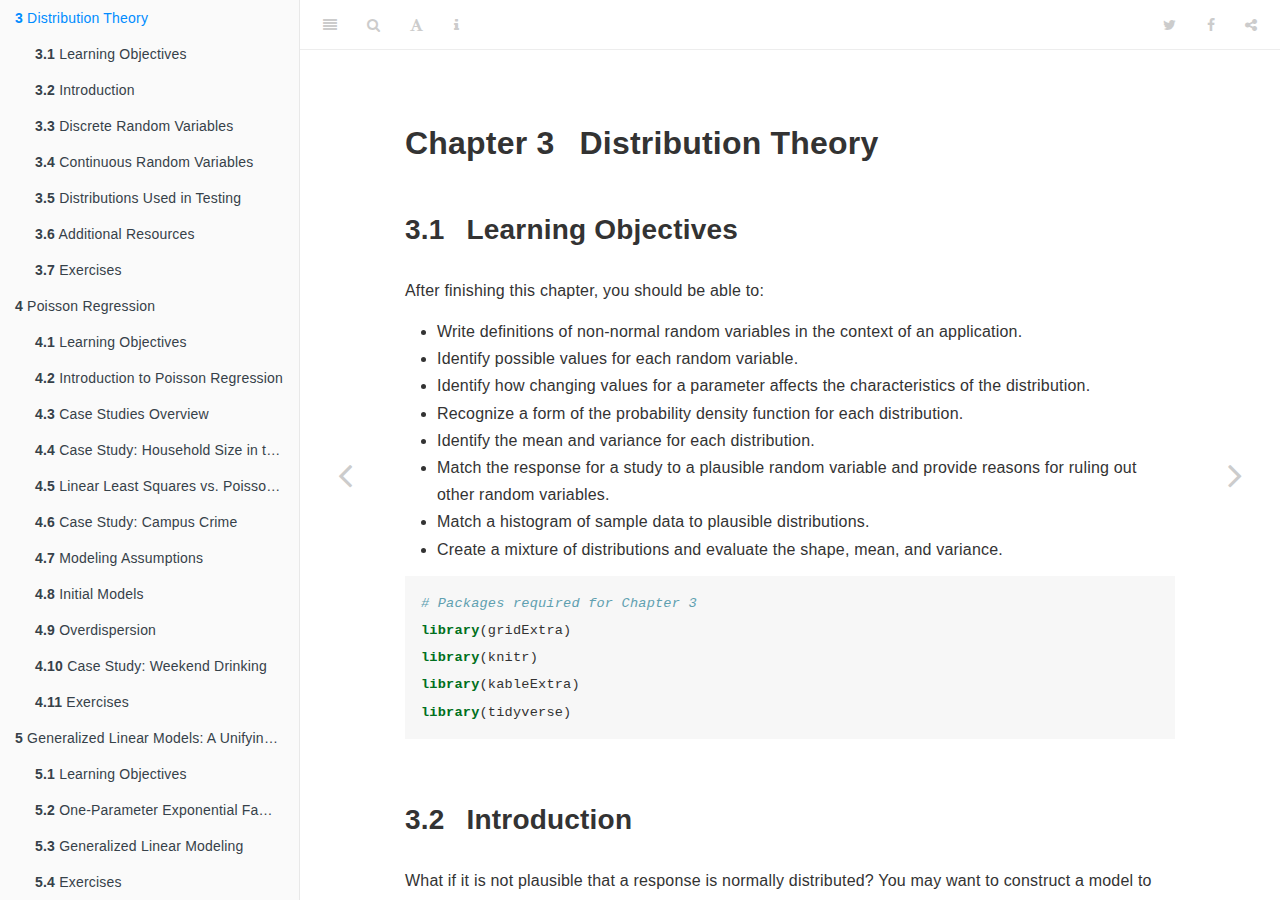
<file: docs/ch-distthry.html>
<!DOCTYPE html>
<html lang="" xml:lang="">
<head>

  <meta charset="utf-8" />
  <meta http-equiv="X-UA-Compatible" content="IE=edge" />
  <title>Chapter 3 Distribution Theory | Beyond Multiple Linear Regression</title>
  <meta name="description" content="An applied textbook on generalized linear models and multilevel models for advanced undergraduates, featuring many real, unique data sets. It is intended to be accessible to undergraduate students who have successfully completed a regression course. Even though there is no mathematical prerequisite, we still introduce fairly sophisticated topics such as likelihood theory, zero-inflated Poisson, and parametric bootstrapping in an intuitive and applied manner. We believe strongly in case studies featuring real data and real research questions; thus, most of the data in the textbook arises from collaborative research conducted by the authors and their students, or from student projects. Our goal is that, after working through this material, students will develop an expanded toolkit and a greater appreciation for the wider world of data and statistical modeling." />
  <meta name="generator" content="bookdown 0.19 and GitBook 2.6.7" />

  <meta property="og:title" content="Chapter 3 Distribution Theory | Beyond Multiple Linear Regression" />
  <meta property="og:type" content="book" />
  
  <meta property="og:image" content="data/book_cover.jpg" />
  <meta property="og:description" content="An applied textbook on generalized linear models and multilevel models for advanced undergraduates, featuring many real, unique data sets. It is intended to be accessible to undergraduate students who have successfully completed a regression course. Even though there is no mathematical prerequisite, we still introduce fairly sophisticated topics such as likelihood theory, zero-inflated Poisson, and parametric bootstrapping in an intuitive and applied manner. We believe strongly in case studies featuring real data and real research questions; thus, most of the data in the textbook arises from collaborative research conducted by the authors and their students, or from student projects. Our goal is that, after working through this material, students will develop an expanded toolkit and a greater appreciation for the wider world of data and statistical modeling." />
  <meta name="github-repo" content="proback/BeyondMLR" />

  <meta name="twitter:card" content="summary" />
  <meta name="twitter:title" content="Chapter 3 Distribution Theory | Beyond Multiple Linear Regression" />
  
  <meta name="twitter:description" content="An applied textbook on generalized linear models and multilevel models for advanced undergraduates, featuring many real, unique data sets. It is intended to be accessible to undergraduate students who have successfully completed a regression course. Even though there is no mathematical prerequisite, we still introduce fairly sophisticated topics such as likelihood theory, zero-inflated Poisson, and parametric bootstrapping in an intuitive and applied manner. We believe strongly in case studies featuring real data and real research questions; thus, most of the data in the textbook arises from collaborative research conducted by the authors and their students, or from student projects. Our goal is that, after working through this material, students will develop an expanded toolkit and a greater appreciation for the wider world of data and statistical modeling." />
  <meta name="twitter:image" content="data/book_cover.jpg" />

<meta name="author" content="Paul Roback and Julie Legler" />


<meta name="date" content="2021-01-13" />

  <meta name="viewport" content="width=device-width, initial-scale=1" />
  <meta name="apple-mobile-web-app-capable" content="yes" />
  <meta name="apple-mobile-web-app-status-bar-style" content="black" />
  
  
<link rel="prev" href="ch-beyondmost.html"/>
<link rel="next" href="ch-poissonreg.html"/>
<script src="libs/jquery/jquery.min.js"></script>
<link href="libs/gitbook/css/style.css" rel="stylesheet" />
<link href="libs/gitbook/css/plugin-table.css" rel="stylesheet" />
<link href="libs/gitbook/css/plugin-bookdown.css" rel="stylesheet" />
<link href="libs/gitbook/css/plugin-highlight.css" rel="stylesheet" />
<link href="libs/gitbook/css/plugin-search.css" rel="stylesheet" />
<link href="libs/gitbook/css/plugin-fontsettings.css" rel="stylesheet" />
<link href="libs/gitbook/css/plugin-clipboard.css" rel="stylesheet" />









<script src="libs/accessible-code-block/empty-anchor.js"></script>
<script src="libs/kePrint/kePrint.js"></script>


<style type="text/css">
code.sourceCode > span { display: inline-block; line-height: 1.25; }
code.sourceCode > span { color: inherit; text-decoration: inherit; }
code.sourceCode > span:empty { height: 1.2em; }
.sourceCode { overflow: visible; }
code.sourceCode { white-space: pre; position: relative; }
pre.sourceCode { margin: 0; }
@media screen {
div.sourceCode { overflow: auto; }
}
@media print {
code.sourceCode { white-space: pre-wrap; }
code.sourceCode > span { text-indent: -5em; padding-left: 5em; }
}
pre.numberSource code
  { counter-reset: source-line 0; }
pre.numberSource code > span
  { position: relative; left: -4em; counter-increment: source-line; }
pre.numberSource code > span > a:first-child::before
  { content: counter(source-line);
    position: relative; left: -1em; text-align: right; vertical-align: baseline;
    border: none; display: inline-block;
    -webkit-touch-callout: none; -webkit-user-select: none;
    -khtml-user-select: none; -moz-user-select: none;
    -ms-user-select: none; user-select: none;
    padding: 0 4px; width: 4em;
    color: #aaaaaa;
  }
pre.numberSource { margin-left: 3em; border-left: 1px solid #aaaaaa;  padding-left: 4px; }
div.sourceCode
  {   }
@media screen {
code.sourceCode > span > a:first-child::before { text-decoration: underline; }
}
code span.al { color: #ff0000; font-weight: bold; } /* Alert */
code span.an { color: #60a0b0; font-weight: bold; font-style: italic; } /* Annotation */
code span.at { color: #7d9029; } /* Attribute */
code span.bn { color: #40a070; } /* BaseN */
code span.bu { } /* BuiltIn */
code span.cf { color: #007020; font-weight: bold; } /* ControlFlow */
code span.ch { color: #4070a0; } /* Char */
code span.cn { color: #880000; } /* Constant */
code span.co { color: #60a0b0; font-style: italic; } /* Comment */
code span.cv { color: #60a0b0; font-weight: bold; font-style: italic; } /* CommentVar */
code span.do { color: #ba2121; font-style: italic; } /* Documentation */
code span.dt { color: #902000; } /* DataType */
code span.dv { color: #40a070; } /* DecVal */
code span.er { color: #ff0000; font-weight: bold; } /* Error */
code span.ex { } /* Extension */
code span.fl { color: #40a070; } /* Float */
code span.fu { color: #06287e; } /* Function */
code span.im { } /* Import */
code span.in { color: #60a0b0; font-weight: bold; font-style: italic; } /* Information */
code span.kw { color: #007020; font-weight: bold; } /* Keyword */
code span.op { color: #666666; } /* Operator */
code span.ot { color: #007020; } /* Other */
code span.pp { color: #bc7a00; } /* Preprocessor */
code span.sc { color: #4070a0; } /* SpecialChar */
code span.ss { color: #bb6688; } /* SpecialString */
code span.st { color: #4070a0; } /* String */
code span.va { color: #19177c; } /* Variable */
code span.vs { color: #4070a0; } /* VerbatimString */
code span.wa { color: #60a0b0; font-weight: bold; font-style: italic; } /* Warning */
</style>

<link rel="stylesheet" href="css\style.css" type="text/css" />
</head>

<body>



  <div class="book without-animation with-summary font-size-2 font-family-1" data-basepath=".">

    <div class="book-summary">
      <nav role="navigation">

<ul class="summary">
<li><a href="./">Beyond Multiple Linear Regression</a></li>

<li class="divider"></li>
<li class="chapter" data-level="" data-path="index.html"><a href="index.html"><i class="fa fa-check"></i>Preface</a><ul>
<li class="chapter" data-level="" data-path="index.html"><a href="index.html#description"><i class="fa fa-check"></i>Description</a></li>
<li class="chapter" data-level="" data-path="index.html"><a href="index.html#about-the-authors"><i class="fa fa-check"></i>About the Authors</a></li>
<li class="chapter" data-level="" data-path="index.html"><a href="index.html#versions-of-r-packages-used"><i class="fa fa-check"></i>Versions of R Packages Used</a></li>
</ul></li>
<li class="chapter" data-level="1" data-path="ch-MLRreview.html"><a href="ch-MLRreview.html"><i class="fa fa-check"></i><b>1</b> Review of Multiple Linear Regression</a><ul>
<li class="chapter" data-level="1.1" data-path="ch-MLRreview.html"><a href="ch-MLRreview.html#learning-objectives"><i class="fa fa-check"></i><b>1.1</b> Learning Objectives</a></li>
<li class="chapter" data-level="1.2" data-path="ch-MLRreview.html"><a href="ch-MLRreview.html#introduction-to-beyond-multiple-linear-regression"><i class="fa fa-check"></i><b>1.2</b> Introduction to Beyond Multiple Linear Regression</a></li>
<li class="chapter" data-level="1.3" data-path="ch-MLRreview.html"><a href="ch-MLRreview.html#assumptions-for-linear-least-squares-regression"><i class="fa fa-check"></i><b>1.3</b> Assumptions for Linear Least Squares Regression</a><ul>
<li class="chapter" data-level="1.3.1" data-path="ch-MLRreview.html"><a href="ch-MLRreview.html#cases-without-assumption-violations"><i class="fa fa-check"></i><b>1.3.1</b> Cases Without Assumption Violations</a></li>
<li class="chapter" data-level="1.3.2" data-path="ch-MLRreview.html"><a href="ch-MLRreview.html#cases-with-assumption-violations"><i class="fa fa-check"></i><b>1.3.2</b> Cases With Assumption Violations</a></li>
</ul></li>
<li class="chapter" data-level="1.4" data-path="ch-MLRreview.html"><a href="ch-MLRreview.html#review-of-multiple-linear-regression"><i class="fa fa-check"></i><b>1.4</b> Review of Multiple Linear Regression</a><ul>
<li class="chapter" data-level="1.4.1" data-path="ch-MLRreview.html"><a href="ch-MLRreview.html#cs:derby"><i class="fa fa-check"></i><b>1.4.1</b> Case Study: Kentucky Derby</a></li>
</ul></li>
<li class="chapter" data-level="1.5" data-path="ch-MLRreview.html"><a href="ch-MLRreview.html#explorech1"><i class="fa fa-check"></i><b>1.5</b> Initial Exploratory Analyses</a><ul>
<li class="chapter" data-level="1.5.1" data-path="ch-MLRreview.html"><a href="ch-MLRreview.html#data-organization"><i class="fa fa-check"></i><b>1.5.1</b> Data Organization</a></li>
<li class="chapter" data-level="1.5.2" data-path="ch-MLRreview.html"><a href="ch-MLRreview.html#univariate-summaries"><i class="fa fa-check"></i><b>1.5.2</b> Univariate Summaries</a></li>
<li class="chapter" data-level="1.5.3" data-path="ch-MLRreview.html"><a href="ch-MLRreview.html#bivariate-summaries"><i class="fa fa-check"></i><b>1.5.3</b> Bivariate Summaries</a></li>
</ul></li>
<li class="chapter" data-level="1.6" data-path="ch-MLRreview.html"><a href="ch-MLRreview.html#multreg"><i class="fa fa-check"></i><b>1.6</b> Multiple Linear Regression Modeling</a><ul>
<li class="chapter" data-level="1.6.1" data-path="ch-MLRreview.html"><a href="ch-MLRreview.html#SLRcontinuous"><i class="fa fa-check"></i><b>1.6.1</b> Simple Linear Regression with a Continuous Predictor</a></li>
<li class="chapter" data-level="1.6.2" data-path="ch-MLRreview.html"><a href="ch-MLRreview.html#linear-regression-with-a-binary-predictor"><i class="fa fa-check"></i><b>1.6.2</b> Linear Regression with a Binary Predictor</a></li>
<li class="chapter" data-level="1.6.3" data-path="ch-MLRreview.html"><a href="ch-MLRreview.html#multiple-linear-regression-with-two-predictors"><i class="fa fa-check"></i><b>1.6.3</b> Multiple Linear Regression with Two Predictors</a></li>
<li class="chapter" data-level="1.6.4" data-path="ch-MLRreview.html"><a href="ch-MLRreview.html#multreg-inference"><i class="fa fa-check"></i><b>1.6.4</b> Inference in Multiple Linear Regression: Normal Theory</a></li>
<li class="chapter" data-level="1.6.5" data-path="ch-MLRreview.html"><a href="ch-MLRreview.html#multreg-boot"><i class="fa fa-check"></i><b>1.6.5</b> Inference in Multiple Linear Regression: Bootstrapping</a></li>
<li class="chapter" data-level="1.6.6" data-path="ch-MLRreview.html"><a href="ch-MLRreview.html#multiple-linear-regression-with-an-interaction-term"><i class="fa fa-check"></i><b>1.6.6</b> Multiple Linear Regression with an Interaction Term</a></li>
<li class="chapter" data-level="1.6.7" data-path="ch-MLRreview.html"><a href="ch-MLRreview.html#multreg_build"><i class="fa fa-check"></i><b>1.6.7</b> Building a Multiple Linear Regression Model</a></li>
</ul></li>
<li class="chapter" data-level="1.7" data-path="ch-MLRreview.html"><a href="ch-MLRreview.html#preview-of-remaining-chapters"><i class="fa fa-check"></i><b>1.7</b> Preview of Remaining Chapters</a><ul>
<li class="chapter" data-level="1.7.1" data-path="ch-MLRreview.html"><a href="ch-MLRreview.html#soccer"><i class="fa fa-check"></i><b>1.7.1</b> Soccer</a></li>
<li class="chapter" data-level="1.7.2" data-path="ch-MLRreview.html"><a href="ch-MLRreview.html#elephant-mating"><i class="fa fa-check"></i><b>1.7.2</b> Elephant Mating</a></li>
<li class="chapter" data-level="1.7.3" data-path="ch-MLRreview.html"><a href="ch-MLRreview.html#parenting-and-gang-activity"><i class="fa fa-check"></i><b>1.7.3</b> Parenting and Gang Activity</a></li>
<li class="chapter" data-level="1.7.4" data-path="ch-MLRreview.html"><a href="ch-MLRreview.html#crime"><i class="fa fa-check"></i><b>1.7.4</b> Crime</a></li>
</ul></li>
<li class="chapter" data-level="1.8" data-path="ch-MLRreview.html"><a href="ch-MLRreview.html#exercises"><i class="fa fa-check"></i><b>1.8</b> Exercises</a><ul>
<li class="chapter" data-level="1.8.1" data-path="ch-MLRreview.html"><a href="ch-MLRreview.html#conceptual-exercises"><i class="fa fa-check"></i><b>1.8.1</b> Conceptual Exercises</a></li>
<li class="chapter" data-level="1.8.2" data-path="ch-MLRreview.html"><a href="ch-MLRreview.html#guided-exercises"><i class="fa fa-check"></i><b>1.8.2</b> Guided Exercises</a></li>
<li class="chapter" data-level="1.8.3" data-path="ch-MLRreview.html"><a href="ch-MLRreview.html#open-ended-exercises"><i class="fa fa-check"></i><b>1.8.3</b> Open-Ended Exercises</a></li>
</ul></li>
</ul></li>
<li class="chapter" data-level="2" data-path="ch-beyondmost.html"><a href="ch-beyondmost.html"><i class="fa fa-check"></i><b>2</b> Beyond Least Squares: Using Likelihoods</a><ul>
<li class="chapter" data-level="2.1" data-path="ch-beyondmost.html"><a href="ch-beyondmost.html#learning-objectives-1"><i class="fa fa-check"></i><b>2.1</b> Learning Objectives</a></li>
<li class="chapter" data-level="2.2" data-path="ch-beyondmost.html"><a href="ch-beyondmost.html#case-study-does-sex-run-in-families"><i class="fa fa-check"></i><b>2.2</b> Case Study: Does Sex Run in Families?</a><ul>
<li class="chapter" data-level="2.2.1" data-path="ch-beyondmost.html"><a href="ch-beyondmost.html#research-questions"><i class="fa fa-check"></i><b>2.2.1</b> Research Questions</a></li>
</ul></li>
<li class="chapter" data-level="2.3" data-path="ch-beyondmost.html"><a href="ch-beyondmost.html#model-0-sex-unconditional-equal-probabilities"><i class="fa fa-check"></i><b>2.3</b> Model 0: Sex Unconditional, Equal Probabilities</a></li>
<li class="chapter" data-level="2.4" data-path="ch-beyondmost.html"><a href="ch-beyondmost.html#sex_unconditional_model"><i class="fa fa-check"></i><b>2.4</b> Model 1: Sex Unconditional, Unequal Probabilities</a><ul>
<li class="chapter" data-level="2.4.1" data-path="ch-beyondmost.html"><a href="ch-beyondmost.html#what-is-a-likelihood"><i class="fa fa-check"></i><b>2.4.1</b> What Is a Likelihood?</a></li>
<li class="chapter" data-level="2.4.2" data-path="ch-beyondmost.html"><a href="ch-beyondmost.html#findMLE.sec"><i class="fa fa-check"></i><b>2.4.2</b> Finding MLEs</a></li>
<li class="chapter" data-level="2.4.3" data-path="ch-beyondmost.html"><a href="ch-beyondmost.html#summary"><i class="fa fa-check"></i><b>2.4.3</b> Summary</a></li>
<li class="chapter" data-level="2.4.4" data-path="ch-beyondmost.html"><a href="ch-beyondmost.html#is-a-likelihood-a-probability-function-optional"><i class="fa fa-check"></i><b>2.4.4</b> Is a Likelihood a Probability Function? (optional)</a></li>
</ul></li>
<li class="chapter" data-level="2.5" data-path="ch-beyondmost.html"><a href="ch-beyondmost.html#sex_conditional.sec"><i class="fa fa-check"></i><b>2.5</b> Model 2: Sex Conditional</a><ul>
<li class="chapter" data-level="2.5.1" data-path="ch-beyondmost.html"><a href="ch-beyondmost.html#model-specification"><i class="fa fa-check"></i><b>2.5.1</b> Model Specification</a></li>
<li class="chapter" data-level="2.5.2" data-path="ch-beyondmost.html"><a href="ch-beyondmost.html#application-to-hypothetical-data"><i class="fa fa-check"></i><b>2.5.2</b> Application to Hypothetical Data</a></li>
</ul></li>
<li class="chapter" data-level="2.6" data-path="ch-beyondmost.html"><a href="ch-beyondmost.html#case-study-analysis-of-the-nlsy-data"><i class="fa fa-check"></i><b>2.6</b> Case Study: Analysis of the NLSY Data</a><ul>
<li class="chapter" data-level="2.6.1" data-path="ch-beyondmost.html"><a href="ch-beyondmost.html#model-building-plan"><i class="fa fa-check"></i><b>2.6.1</b> Model Building Plan</a></li>
<li class="chapter" data-level="2.6.2" data-path="ch-beyondmost.html"><a href="ch-beyondmost.html#EDA.sec"><i class="fa fa-check"></i><b>2.6.2</b> Exploratory Data Analysis</a></li>
<li class="chapter" data-level="2.6.3" data-path="ch-beyondmost.html"><a href="ch-beyondmost.html#likelihood-for-the-sex-unconditional-model"><i class="fa fa-check"></i><b>2.6.3</b> Likelihood for the Sex Unconditional Model</a></li>
<li class="chapter" data-level="2.6.4" data-path="ch-beyondmost.html"><a href="ch-beyondmost.html#sex-cond-lik"><i class="fa fa-check"></i><b>2.6.4</b> Likelihood for the Sex Conditional Model</a></li>
<li class="chapter" data-level="2.6.5" data-path="ch-beyondmost.html"><a href="ch-beyondmost.html#sec-lrtest"><i class="fa fa-check"></i><b>2.6.5</b> Model Comparisons</a></li>
</ul></li>
<li class="chapter" data-level="2.7" data-path="ch-beyondmost.html"><a href="ch-beyondmost.html#model-3-stopping-rule-model-waiting-for-a-boy"><i class="fa fa-check"></i><b>2.7</b> Model 3: Stopping Rule Model (waiting for a boy)</a><ul>
<li class="chapter" data-level="2.7.1" data-path="ch-beyondmost.html"><a href="ch-beyondmost.html#non-nested-models"><i class="fa fa-check"></i><b>2.7.1</b> Non-nested Models</a></li>
</ul></li>
<li class="chapter" data-level="2.8" data-path="ch-beyondmost.html"><a href="ch-beyondmost.html#summary-of-model-building"><i class="fa fa-check"></i><b>2.8</b> Summary of Model Building</a></li>
<li class="chapter" data-level="2.9" data-path="ch-beyondmost.html"><a href="ch-beyondmost.html#likelihood-based-methods"><i class="fa fa-check"></i><b>2.9</b> Likelihood-Based Methods</a></li>
<li class="chapter" data-level="2.10" data-path="ch-beyondmost.html"><a href="ch-beyondmost.html#likelihoods-and-this-course"><i class="fa fa-check"></i><b>2.10</b> Likelihoods and This Course</a></li>
<li class="chapter" data-level="2.11" data-path="ch-beyondmost.html"><a href="ch-beyondmost.html#exercises-1"><i class="fa fa-check"></i><b>2.11</b> Exercises</a><ul>
<li class="chapter" data-level="2.11.1" data-path="ch-beyondmost.html"><a href="ch-beyondmost.html#conceptual-exercises-1"><i class="fa fa-check"></i><b>2.11.1</b> Conceptual Exercises</a></li>
<li class="chapter" data-level="2.11.2" data-path="ch-beyondmost.html"><a href="ch-beyondmost.html#guided-exercises-1"><i class="fa fa-check"></i><b>2.11.2</b> Guided Exercises</a></li>
<li class="chapter" data-level="2.11.3" data-path="ch-beyondmost.html"><a href="ch-beyondmost.html#open-ended-exercises-1"><i class="fa fa-check"></i><b>2.11.3</b> Open-Ended Exercises</a></li>
</ul></li>
</ul></li>
<li class="chapter" data-level="3" data-path="ch-distthry.html"><a href="ch-distthry.html"><i class="fa fa-check"></i><b>3</b> Distribution Theory</a><ul>
<li class="chapter" data-level="3.1" data-path="ch-distthry.html"><a href="ch-distthry.html#learning-objectives-2"><i class="fa fa-check"></i><b>3.1</b> Learning Objectives</a></li>
<li class="chapter" data-level="3.2" data-path="ch-distthry.html"><a href="ch-distthry.html#introduction"><i class="fa fa-check"></i><b>3.2</b> Introduction</a></li>
<li class="chapter" data-level="3.3" data-path="ch-distthry.html"><a href="ch-distthry.html#discrete-random-variables"><i class="fa fa-check"></i><b>3.3</b> Discrete Random Variables</a><ul>
<li class="chapter" data-level="3.3.1" data-path="ch-distthry.html"><a href="ch-distthry.html#sec-binary"><i class="fa fa-check"></i><b>3.3.1</b> Binary Random Variable</a></li>
<li class="chapter" data-level="3.3.2" data-path="ch-distthry.html"><a href="ch-distthry.html#sec-binomial"><i class="fa fa-check"></i><b>3.3.2</b> Binomial Random Variable</a></li>
<li class="chapter" data-level="3.3.3" data-path="ch-distthry.html"><a href="ch-distthry.html#geometric-random-variable"><i class="fa fa-check"></i><b>3.3.3</b> Geometric Random Variable</a></li>
<li class="chapter" data-level="3.3.4" data-path="ch-distthry.html"><a href="ch-distthry.html#negative-binomial-random-variable"><i class="fa fa-check"></i><b>3.3.4</b> Negative Binomial Random Variable</a></li>
<li class="chapter" data-level="3.3.5" data-path="ch-distthry.html"><a href="ch-distthry.html#hypergeometric-random-variable"><i class="fa fa-check"></i><b>3.3.5</b> Hypergeometric Random Variable</a></li>
<li class="chapter" data-level="3.3.6" data-path="ch-distthry.html"><a href="ch-distthry.html#poisson-random-variable"><i class="fa fa-check"></i><b>3.3.6</b> Poisson Random Variable</a></li>
</ul></li>
<li class="chapter" data-level="3.4" data-path="ch-distthry.html"><a href="ch-distthry.html#continuous-random-variables"><i class="fa fa-check"></i><b>3.4</b> Continuous Random Variables</a><ul>
<li class="chapter" data-level="3.4.1" data-path="ch-distthry.html"><a href="ch-distthry.html#exponential-random-variable"><i class="fa fa-check"></i><b>3.4.1</b> Exponential Random Variable</a></li>
<li class="chapter" data-level="3.4.2" data-path="ch-distthry.html"><a href="ch-distthry.html#gamma-random-variable"><i class="fa fa-check"></i><b>3.4.2</b> Gamma Random Variable</a></li>
<li class="chapter" data-level="3.4.3" data-path="ch-distthry.html"><a href="ch-distthry.html#normal-gaussian-random-variable"><i class="fa fa-check"></i><b>3.4.3</b> Normal (Gaussian) Random Variable</a></li>
<li class="chapter" data-level="3.4.4" data-path="ch-distthry.html"><a href="ch-distthry.html#beta-random-variable"><i class="fa fa-check"></i><b>3.4.4</b> Beta Random Variable</a></li>
</ul></li>
<li class="chapter" data-level="3.5" data-path="ch-distthry.html"><a href="ch-distthry.html#distributions-used-in-testing"><i class="fa fa-check"></i><b>3.5</b> Distributions Used in Testing</a><ul>
<li class="chapter" data-level="3.5.1" data-path="ch-distthry.html"><a href="ch-distthry.html#chi2-distribution"><i class="fa fa-check"></i><b>3.5.1</b> <span class="math inline">\(\chi^2\)</span> Distribution</a></li>
<li class="chapter" data-level="3.5.2" data-path="ch-distthry.html"><a href="ch-distthry.html#students-t-distribution"><i class="fa fa-check"></i><b>3.5.2</b> Student’s <span class="math inline">\(t\)</span>-Distribution</a></li>
<li class="chapter" data-level="3.5.3" data-path="ch-distthry.html"><a href="ch-distthry.html#f-distribution"><i class="fa fa-check"></i><b>3.5.3</b> <span class="math inline">\(F\)</span>-Distribution</a></li>
</ul></li>
<li class="chapter" data-level="3.6" data-path="ch-distthry.html"><a href="ch-distthry.html#additional-resources"><i class="fa fa-check"></i><b>3.6</b> Additional Resources</a></li>
<li class="chapter" data-level="3.7" data-path="ch-distthry.html"><a href="ch-distthry.html#exercises-2"><i class="fa fa-check"></i><b>3.7</b> Exercises</a><ul>
<li class="chapter" data-level="3.7.1" data-path="ch-distthry.html"><a href="ch-distthry.html#conceptual-exercises-2"><i class="fa fa-check"></i><b>3.7.1</b> Conceptual Exercises</a></li>
<li class="chapter" data-level="3.7.2" data-path="ch-distthry.html"><a href="ch-distthry.html#guided-exercises-2"><i class="fa fa-check"></i><b>3.7.2</b> Guided Exercises</a></li>
</ul></li>
</ul></li>
<li class="chapter" data-level="4" data-path="ch-poissonreg.html"><a href="ch-poissonreg.html"><i class="fa fa-check"></i><b>4</b> Poisson Regression</a><ul>
<li class="chapter" data-level="4.1" data-path="ch-poissonreg.html"><a href="ch-poissonreg.html#learning-objectives-3"><i class="fa fa-check"></i><b>4.1</b> Learning Objectives</a></li>
<li class="chapter" data-level="4.2" data-path="ch-poissonreg.html"><a href="ch-poissonreg.html#introduction-to-poisson-regression"><i class="fa fa-check"></i><b>4.2</b> Introduction to Poisson Regression</a><ul>
<li class="chapter" data-level="4.2.1" data-path="ch-poissonreg.html"><a href="ch-poissonreg.html#poisson-regression-assumptions"><i class="fa fa-check"></i><b>4.2.1</b> Poisson Regression Assumptions</a></li>
<li class="chapter" data-level="4.2.2" data-path="ch-poissonreg.html"><a href="ch-poissonreg.html#a-graphical-look-at-poisson-regression"><i class="fa fa-check"></i><b>4.2.2</b> A Graphical Look at Poisson Regression</a></li>
</ul></li>
<li class="chapter" data-level="4.3" data-path="ch-poissonreg.html"><a href="ch-poissonreg.html#case-studies-overview"><i class="fa fa-check"></i><b>4.3</b> Case Studies Overview</a></li>
<li class="chapter" data-level="4.4" data-path="ch-poissonreg.html"><a href="ch-poissonreg.html#cs-philippines"><i class="fa fa-check"></i><b>4.4</b> Case Study: Household Size in the Philippines</a><ul>
<li class="chapter" data-level="4.4.1" data-path="ch-poissonreg.html"><a href="ch-poissonreg.html#organizedata4"><i class="fa fa-check"></i><b>4.4.1</b> Data Organization</a></li>
<li class="chapter" data-level="4.4.2" data-path="ch-poissonreg.html"><a href="ch-poissonreg.html#exploreHH"><i class="fa fa-check"></i><b>4.4.2</b> Exploratory Data Analyses</a></li>
<li class="chapter" data-level="4.4.3" data-path="ch-poissonreg.html"><a href="ch-poissonreg.html#sec-PoisInference"><i class="fa fa-check"></i><b>4.4.3</b> Estimation and Inference</a></li>
<li class="chapter" data-level="4.4.4" data-path="ch-poissonreg.html"><a href="ch-poissonreg.html#sec-Devtocompare"><i class="fa fa-check"></i><b>4.4.4</b> Using Deviances to Compare Models</a></li>
<li class="chapter" data-level="4.4.5" data-path="ch-poissonreg.html"><a href="ch-poissonreg.html#likelihood.sec"><i class="fa fa-check"></i><b>4.4.5</b> Using Likelihoods to Fit Models (optional)</a></li>
<li class="chapter" data-level="4.4.6" data-path="ch-poissonreg.html"><a href="ch-poissonreg.html#second-order-model"><i class="fa fa-check"></i><b>4.4.6</b> Second Order Model</a></li>
<li class="chapter" data-level="4.4.7" data-path="ch-poissonreg.html"><a href="ch-poissonreg.html#adding-a-covariate"><i class="fa fa-check"></i><b>4.4.7</b> Adding a Covariate</a></li>
<li class="chapter" data-level="4.4.8" data-path="ch-poissonreg.html"><a href="ch-poissonreg.html#sec-PoisResid"><i class="fa fa-check"></i><b>4.4.8</b> Residuals for Poisson Models (optional)</a></li>
<li class="chapter" data-level="4.4.9" data-path="ch-poissonreg.html"><a href="ch-poissonreg.html#sec-PoisGOF"><i class="fa fa-check"></i><b>4.4.9</b> Goodness-of-Fit</a></li>
</ul></li>
<li class="chapter" data-level="4.5" data-path="ch-poissonreg.html"><a href="ch-poissonreg.html#linear-least-squares-vs.-poisson-regression"><i class="fa fa-check"></i><b>4.5</b> Linear Least Squares  vs. Poisson Regression </a></li>
<li class="chapter" data-level="4.6" data-path="ch-poissonreg.html"><a href="ch-poissonreg.html#case-study-campus-crime"><i class="fa fa-check"></i><b>4.6</b> Case Study: Campus Crime</a><ul>
<li class="chapter" data-level="4.6.1" data-path="ch-poissonreg.html"><a href="ch-poissonreg.html#data-organization-1"><i class="fa fa-check"></i><b>4.6.1</b> Data Organization</a></li>
<li class="chapter" data-level="4.6.2" data-path="ch-poissonreg.html"><a href="ch-poissonreg.html#exploratory-data-analysis"><i class="fa fa-check"></i><b>4.6.2</b> Exploratory Data Analysis</a></li>
<li class="chapter" data-level="4.6.3" data-path="ch-poissonreg.html"><a href="ch-poissonreg.html#accounting-for-enrollment"><i class="fa fa-check"></i><b>4.6.3</b> Accounting for Enrollment</a></li>
</ul></li>
<li class="chapter" data-level="4.7" data-path="ch-poissonreg.html"><a href="ch-poissonreg.html#modeling-assumptions"><i class="fa fa-check"></i><b>4.7</b> Modeling Assumptions</a></li>
<li class="chapter" data-level="4.8" data-path="ch-poissonreg.html"><a href="ch-poissonreg.html#initial-models"><i class="fa fa-check"></i><b>4.8</b> Initial Models</a><ul>
<li class="chapter" data-level="4.8.1" data-path="ch-poissonreg.html"><a href="ch-poissonreg.html#tukeys-honestly-significant-differences"><i class="fa fa-check"></i><b>4.8.1</b> Tukey’s Honestly Significant Differences</a></li>
</ul></li>
<li class="chapter" data-level="4.9" data-path="ch-poissonreg.html"><a href="ch-poissonreg.html#sec-overdispPois"><i class="fa fa-check"></i><b>4.9</b> Overdispersion</a><ul>
<li class="chapter" data-level="4.9.1" data-path="ch-poissonreg.html"><a href="ch-poissonreg.html#dispersion-parameter-adjustment"><i class="fa fa-check"></i><b>4.9.1</b> Dispersion Parameter Adjustment</a></li>
<li class="chapter" data-level="4.9.2" data-path="ch-poissonreg.html"><a href="ch-poissonreg.html#no-dispersion-vs.-overdispersion"><i class="fa fa-check"></i><b>4.9.2</b> No Dispersion vs. Overdispersion</a></li>
<li class="chapter" data-level="4.9.3" data-path="ch-poissonreg.html"><a href="ch-poissonreg.html#negative-binomial-modeling"><i class="fa fa-check"></i><b>4.9.3</b> Negative Binomial Modeling</a></li>
</ul></li>
<li class="chapter" data-level="4.10" data-path="ch-poissonreg.html"><a href="ch-poissonreg.html#cs:drinking"><i class="fa fa-check"></i><b>4.10</b> Case Study: Weekend Drinking</a><ul>
<li class="chapter" data-level="4.10.1" data-path="ch-poissonreg.html"><a href="ch-poissonreg.html#research-question"><i class="fa fa-check"></i><b>4.10.1</b> Research Question</a></li>
<li class="chapter" data-level="4.10.2" data-path="ch-poissonreg.html"><a href="ch-poissonreg.html#data-organization-2"><i class="fa fa-check"></i><b>4.10.2</b> Data Organization</a></li>
<li class="chapter" data-level="4.10.3" data-path="ch-poissonreg.html"><a href="ch-poissonreg.html#exploratory-data-analysis-1"><i class="fa fa-check"></i><b>4.10.3</b> Exploratory Data Analysis</a></li>
<li class="chapter" data-level="4.10.4" data-path="ch-poissonreg.html"><a href="ch-poissonreg.html#modeling"><i class="fa fa-check"></i><b>4.10.4</b> Modeling</a></li>
<li class="chapter" data-level="4.10.5" data-path="ch-poissonreg.html"><a href="ch-poissonreg.html#fitting-a-zip-model"><i class="fa fa-check"></i><b>4.10.5</b> Fitting a ZIP Model</a></li>
<li class="chapter" data-level="4.10.6" data-path="ch-poissonreg.html"><a href="ch-poissonreg.html#the-vuong-test-optional"><i class="fa fa-check"></i><b>4.10.6</b> The Vuong Test (optional)</a></li>
<li class="chapter" data-level="4.10.7" data-path="ch-poissonreg.html"><a href="ch-poissonreg.html#residual-plot"><i class="fa fa-check"></i><b>4.10.7</b> Residual Plot</a></li>
<li class="chapter" data-level="4.10.8" data-path="ch-poissonreg.html"><a href="ch-poissonreg.html#limitations"><i class="fa fa-check"></i><b>4.10.8</b> Limitations</a></li>
</ul></li>
<li class="chapter" data-level="4.11" data-path="ch-poissonreg.html"><a href="ch-poissonreg.html#exercises-3"><i class="fa fa-check"></i><b>4.11</b> Exercises</a><ul>
<li class="chapter" data-level="4.11.1" data-path="ch-poissonreg.html"><a href="ch-poissonreg.html#exer:concept"><i class="fa fa-check"></i><b>4.11.1</b> Conceptual Exercises</a></li>
<li class="chapter" data-level="4.11.2" data-path="ch-poissonreg.html"><a href="ch-poissonreg.html#guided-exercises-3"><i class="fa fa-check"></i><b>4.11.2</b> Guided Exercises</a></li>
<li class="chapter" data-level="4.11.3" data-path="ch-poissonreg.html"><a href="ch-poissonreg.html#open-ended-exercises-2"><i class="fa fa-check"></i><b>4.11.3</b> Open-Ended Exercises</a></li>
</ul></li>
</ul></li>
<li class="chapter" data-level="5" data-path="ch-glms.html"><a href="ch-glms.html"><i class="fa fa-check"></i><b>5</b> Generalized Linear Models: A Unifying Theory</a><ul>
<li class="chapter" data-level="5.1" data-path="ch-glms.html"><a href="ch-glms.html#learning-objectives-4"><i class="fa fa-check"></i><b>5.1</b> Learning Objectives</a></li>
<li class="chapter" data-level="5.2" data-path="ch-glms.html"><a href="ch-glms.html#one-parameter-exponential-families"><i class="fa fa-check"></i><b>5.2</b> One-Parameter Exponential Families</a><ul>
<li class="chapter" data-level="5.2.1" data-path="ch-glms.html"><a href="ch-glms.html#one-parameter-exponential-family-poisson"><i class="fa fa-check"></i><b>5.2.1</b> One-Parameter Exponential Family: Poisson</a></li>
<li class="chapter" data-level="5.2.2" data-path="ch-glms.html"><a href="ch-glms.html#one-parameter-exponential-family-normal"><i class="fa fa-check"></i><b>5.2.2</b> One-Parameter Exponential Family: Normal</a></li>
</ul></li>
<li class="chapter" data-level="5.3" data-path="ch-glms.html"><a href="ch-glms.html#generalized-linear-modeling"><i class="fa fa-check"></i><b>5.3</b> Generalized Linear Modeling</a></li>
<li class="chapter" data-level="5.4" data-path="ch-glms.html"><a href="ch-glms.html#exercises-4"><i class="fa fa-check"></i><b>5.4</b> Exercises</a></li>
</ul></li>
<li class="chapter" data-level="6" data-path="ch-logreg.html"><a href="ch-logreg.html"><i class="fa fa-check"></i><b>6</b> Logistic Regression</a><ul>
<li class="chapter" data-level="6.1" data-path="ch-logreg.html"><a href="ch-logreg.html#learning-objectives-5"><i class="fa fa-check"></i><b>6.1</b> Learning Objectives</a></li>
<li class="chapter" data-level="6.2" data-path="ch-logreg.html"><a href="ch-logreg.html#introduction-to-logistic-regression"><i class="fa fa-check"></i><b>6.2</b> Introduction to Logistic Regression</a><ul>
<li class="chapter" data-level="6.2.1" data-path="ch-logreg.html"><a href="ch-logreg.html#logistic-regression-assumptions"><i class="fa fa-check"></i><b>6.2.1</b> Logistic Regression Assumptions</a></li>
<li class="chapter" data-level="6.2.2" data-path="ch-logreg.html"><a href="ch-logreg.html#a-graphical-look-at-logistic-regression"><i class="fa fa-check"></i><b>6.2.2</b> A Graphical Look at Logistic Regression</a></li>
</ul></li>
<li class="chapter" data-level="6.3" data-path="ch-logreg.html"><a href="ch-logreg.html#case-studies-overview-1"><i class="fa fa-check"></i><b>6.3</b> Case Studies Overview</a></li>
<li class="chapter" data-level="6.4" data-path="ch-logreg.html"><a href="ch-logreg.html#case-study-soccer-goalkeepers"><i class="fa fa-check"></i><b>6.4</b> Case Study: Soccer Goalkeepers</a><ul>
<li class="chapter" data-level="6.4.1" data-path="ch-logreg.html"><a href="ch-logreg.html#modeling-odds"><i class="fa fa-check"></i><b>6.4.1</b> Modeling Odds</a></li>
<li class="chapter" data-level="6.4.2" data-path="ch-logreg.html"><a href="ch-logreg.html#logistic-regression-models-for-binomial-responses"><i class="fa fa-check"></i><b>6.4.2</b> Logistic Regression Models for Binomial Responses</a></li>
<li class="chapter" data-level="6.4.3" data-path="ch-logreg.html"><a href="ch-logreg.html#theoretical-rationale-optional"><i class="fa fa-check"></i><b>6.4.3</b> Theoretical Rationale (optional)</a></li>
</ul></li>
<li class="chapter" data-level="6.5" data-path="ch-logreg.html"><a href="ch-logreg.html#case-study-reconstructing-alabama"><i class="fa fa-check"></i><b>6.5</b> Case Study: Reconstructing Alabama</a><ul>
<li class="chapter" data-level="6.5.1" data-path="ch-logreg.html"><a href="ch-logreg.html#data-organization-3"><i class="fa fa-check"></i><b>6.5.1</b> Data Organization</a></li>
<li class="chapter" data-level="6.5.2" data-path="ch-logreg.html"><a href="ch-logreg.html#exploratory-analyses"><i class="fa fa-check"></i><b>6.5.2</b> Exploratory Analyses</a></li>
<li class="chapter" data-level="6.5.3" data-path="ch-logreg.html"><a href="ch-logreg.html#initial-models-1"><i class="fa fa-check"></i><b>6.5.3</b> Initial Models</a></li>
<li class="chapter" data-level="6.5.4" data-path="ch-logreg.html"><a href="ch-logreg.html#sec-logisticInf"><i class="fa fa-check"></i><b>6.5.4</b> Tests for Significance of Model Coefficients</a></li>
<li class="chapter" data-level="6.5.5" data-path="ch-logreg.html"><a href="ch-logreg.html#confidence-intervals-for-model-coefficients"><i class="fa fa-check"></i><b>6.5.5</b> Confidence Intervals for Model Coefficients</a></li>
<li class="chapter" data-level="6.5.6" data-path="ch-logreg.html"><a href="ch-logreg.html#testing-for-goodness-of-fit"><i class="fa fa-check"></i><b>6.5.6</b> Testing for Goodness-of-Fit</a></li>
<li class="chapter" data-level="6.5.7" data-path="ch-logreg.html"><a href="ch-logreg.html#residuals-for-binomial-regression"><i class="fa fa-check"></i><b>6.5.7</b> Residuals for Binomial Regression</a></li>
<li class="chapter" data-level="6.5.8" data-path="ch-logreg.html"><a href="ch-logreg.html#sec-logOverdispersion"><i class="fa fa-check"></i><b>6.5.8</b> Overdispersion</a></li>
<li class="chapter" data-level="6.5.9" data-path="ch-logreg.html"><a href="ch-logreg.html#summary-1"><i class="fa fa-check"></i><b>6.5.9</b> Summary</a></li>
</ul></li>
<li class="chapter" data-level="6.6" data-path="ch-logreg.html"><a href="ch-logreg.html#linear-least-squares-vs.-binomial-regression"><i class="fa fa-check"></i><b>6.6</b> Linear Least Squares  vs. Binomial Regression </a></li>
<li class="chapter" data-level="6.7" data-path="ch-logreg.html"><a href="ch-logreg.html#case-study-trying-to-lose-weight"><i class="fa fa-check"></i><b>6.7</b> Case Study: Trying to Lose Weight</a><ul>
<li class="chapter" data-level="6.7.1" data-path="ch-logreg.html"><a href="ch-logreg.html#data-organization-4"><i class="fa fa-check"></i><b>6.7.1</b> Data Organization</a></li>
<li class="chapter" data-level="6.7.2" data-path="ch-logreg.html"><a href="ch-logreg.html#exploratory-data-analysis-2"><i class="fa fa-check"></i><b>6.7.2</b> Exploratory Data Analysis</a></li>
<li class="chapter" data-level="6.7.3" data-path="ch-logreg.html"><a href="ch-logreg.html#initial-models-2"><i class="fa fa-check"></i><b>6.7.3</b> Initial Models</a></li>
<li class="chapter" data-level="6.7.4" data-path="ch-logreg.html"><a href="ch-logreg.html#drop-in-deviance-tests"><i class="fa fa-check"></i><b>6.7.4</b> Drop-in-Deviance Tests</a></li>
<li class="chapter" data-level="6.7.5" data-path="ch-logreg.html"><a href="ch-logreg.html#model-discussion-and-summary"><i class="fa fa-check"></i><b>6.7.5</b> Model Discussion and Summary</a></li>
</ul></li>
<li class="chapter" data-level="6.8" data-path="ch-logreg.html"><a href="ch-logreg.html#exercises-5"><i class="fa fa-check"></i><b>6.8</b> Exercises</a><ul>
<li class="chapter" data-level="6.8.1" data-path="ch-logreg.html"><a href="ch-logreg.html#conceptual-exercises-3"><i class="fa fa-check"></i><b>6.8.1</b> Conceptual Exercises</a></li>
<li class="chapter" data-level="6.8.2" data-path="ch-logreg.html"><a href="ch-logreg.html#guided-exercises-4"><i class="fa fa-check"></i><b>6.8.2</b> Guided Exercises</a></li>
<li class="chapter" data-level="6.8.3" data-path="ch-logreg.html"><a href="ch-logreg.html#open-ended-exercises-3"><i class="fa fa-check"></i><b>6.8.3</b> Open-Ended Exercises</a></li>
</ul></li>
</ul></li>
<li class="chapter" data-level="7" data-path="ch-corrdata.html"><a href="ch-corrdata.html"><i class="fa fa-check"></i><b>7</b> Correlated Data</a><ul>
<li class="chapter" data-level="7.1" data-path="ch-corrdata.html"><a href="ch-corrdata.html#learning-objectives-6"><i class="fa fa-check"></i><b>7.1</b> Learning Objectives</a></li>
<li class="chapter" data-level="7.2" data-path="ch-corrdata.html"><a href="ch-corrdata.html#introduction-1"><i class="fa fa-check"></i><b>7.2</b> Introduction</a></li>
<li class="chapter" data-level="7.3" data-path="ch-corrdata.html"><a href="ch-corrdata.html#recognizing-correlation"><i class="fa fa-check"></i><b>7.3</b> Recognizing Correlation</a></li>
<li class="chapter" data-level="7.4" data-path="ch-corrdata.html"><a href="ch-corrdata.html#case-study-dams-and-pups"><i class="fa fa-check"></i><b>7.4</b> Case Study: Dams and Pups</a></li>
<li class="chapter" data-level="7.5" data-path="ch-corrdata.html"><a href="ch-corrdata.html#sources-of-variability"><i class="fa fa-check"></i><b>7.5</b> Sources of Variability</a></li>
<li class="chapter" data-level="7.6" data-path="ch-corrdata.html"><a href="ch-corrdata.html#scenario-1-no-covariates"><i class="fa fa-check"></i><b>7.6</b> Scenario 1: No Covariates</a></li>
<li class="chapter" data-level="7.7" data-path="ch-corrdata.html"><a href="ch-corrdata.html#scenario-2-dose-effect"><i class="fa fa-check"></i><b>7.7</b> Scenario 2: Dose Effect</a></li>
<li class="chapter" data-level="7.8" data-path="ch-corrdata.html"><a href="ch-corrdata.html#case-study-tree-growth"><i class="fa fa-check"></i><b>7.8</b> Case Study: Tree Growth</a><ul>
<li class="chapter" data-level="7.8.1" data-path="ch-corrdata.html"><a href="ch-corrdata.html#format-of-the-data-set"><i class="fa fa-check"></i><b>7.8.1</b> Format of the Data Set</a></li>
<li class="chapter" data-level="7.8.2" data-path="ch-corrdata.html"><a href="ch-corrdata.html#sources-of-variability-1"><i class="fa fa-check"></i><b>7.8.2</b> Sources of Variability</a></li>
<li class="chapter" data-level="7.8.3" data-path="ch-corrdata.html"><a href="ch-corrdata.html#analysis-preview-accounting-for-correlation"><i class="fa fa-check"></i><b>7.8.3</b> Analysis Preview: Accounting for Correlation</a></li>
</ul></li>
<li class="chapter" data-level="7.9" data-path="ch-corrdata.html"><a href="ch-corrdata.html#summary-2"><i class="fa fa-check"></i><b>7.9</b> Summary</a></li>
<li class="chapter" data-level="7.10" data-path="ch-corrdata.html"><a href="ch-corrdata.html#exercises-6"><i class="fa fa-check"></i><b>7.10</b> Exercises</a><ul>
<li class="chapter" data-level="7.10.1" data-path="ch-corrdata.html"><a href="ch-corrdata.html#conceptual-exercises-4"><i class="fa fa-check"></i><b>7.10.1</b> Conceptual Exercises</a></li>
<li class="chapter" data-level="7.10.2" data-path="ch-corrdata.html"><a href="ch-corrdata.html#guided-exercises-5"><i class="fa fa-check"></i><b>7.10.2</b> Guided Exercises</a></li>
<li class="chapter" data-level="7.10.3" data-path="ch-corrdata.html"><a href="ch-corrdata.html#note-on-correlated-binary-outcomes"><i class="fa fa-check"></i><b>7.10.3</b> Note on Correlated Binary Outcomes</a></li>
</ul></li>
</ul></li>
<li class="chapter" data-level="8" data-path="ch-multilevelintro.html"><a href="ch-multilevelintro.html"><i class="fa fa-check"></i><b>8</b> Introduction to Multilevel Models</a><ul>
<li class="chapter" data-level="8.1" data-path="ch-multilevelintro.html"><a href="ch-multilevelintro.html#learning-objectives-7"><i class="fa fa-check"></i><b>8.1</b> Learning Objectives</a></li>
<li class="chapter" data-level="8.2" data-path="ch-multilevelintro.html"><a href="ch-multilevelintro.html#cs:music"><i class="fa fa-check"></i><b>8.2</b> Case Study: Music Performance Anxiety</a></li>
<li class="chapter" data-level="8.3" data-path="ch-multilevelintro.html"><a href="ch-multilevelintro.html#explore"><i class="fa fa-check"></i><b>8.3</b> Initial Exploratory Analyses</a><ul>
<li class="chapter" data-level="8.3.1" data-path="ch-multilevelintro.html"><a href="ch-multilevelintro.html#organizedata1"><i class="fa fa-check"></i><b>8.3.1</b> Data Organization</a></li>
<li class="chapter" data-level="8.3.2" data-path="ch-multilevelintro.html"><a href="ch-multilevelintro.html#explore1"><i class="fa fa-check"></i><b>8.3.2</b> Exploratory Analyses: Univariate Summaries</a></li>
<li class="chapter" data-level="8.3.3" data-path="ch-multilevelintro.html"><a href="ch-multilevelintro.html#explore2"><i class="fa fa-check"></i><b>8.3.3</b> Exploratory Analyses: Bivariate Summaries</a></li>
</ul></li>
<li class="chapter" data-level="8.4" data-path="ch-multilevelintro.html"><a href="ch-multilevelintro.html#twolevelmodeling"><i class="fa fa-check"></i><b>8.4</b> Two-Level Modeling: Preliminary Considerations</a><ul>
<li class="chapter" data-level="8.4.1" data-path="ch-multilevelintro.html"><a href="ch-multilevelintro.html#multregr"><i class="fa fa-check"></i><b>8.4.1</b> Ignoring the Two-Level Structure (not recommended)</a></li>
<li class="chapter" data-level="8.4.2" data-path="ch-multilevelintro.html"><a href="ch-multilevelintro.html#twostage"><i class="fa fa-check"></i><b>8.4.2</b> A Two-Stage Modeling Approach (better but imperfect)</a></li>
</ul></li>
<li class="chapter" data-level="8.5" data-path="ch-multilevelintro.html"><a href="ch-multilevelintro.html#twolevelmodelingunified"><i class="fa fa-check"></i><b>8.5</b> Two-Level Modeling: A Unified Approach</a><ul>
<li class="chapter" data-level="8.5.1" data-path="ch-multilevelintro.html"><a href="ch-multilevelintro.html#ourframework"><i class="fa fa-check"></i><b>8.5.1</b> Our Framework</a></li>
<li class="chapter" data-level="8.5.2" data-path="ch-multilevelintro.html"><a href="ch-multilevelintro.html#random-vs.-fixed-effects"><i class="fa fa-check"></i><b>8.5.2</b> Random vs. Fixed Effects</a></li>
<li class="chapter" data-level="8.5.3" data-path="ch-multilevelintro.html"><a href="ch-multilevelintro.html#MVN"><i class="fa fa-check"></i><b>8.5.3</b> Distribution of Errors: Multivariate Normal</a></li>
<li class="chapter" data-level="8.5.4" data-path="ch-multilevelintro.html"><a href="ch-multilevelintro.html#multileveltechnical"><i class="fa fa-check"></i><b>8.5.4</b> Technical Issues when Testing Parameters (optional)</a></li>
<li class="chapter" data-level="8.5.5" data-path="ch-multilevelintro.html"><a href="ch-multilevelintro.html#initialmodel"><i class="fa fa-check"></i><b>8.5.5</b> An Initial Model with Parameter Interpretations</a></li>
</ul></li>
<li class="chapter" data-level="8.6" data-path="ch-multilevelintro.html"><a href="ch-multilevelintro.html#sec:buildmodel"><i class="fa fa-check"></i><b>8.6</b> Building a Multilevel Model</a><ul>
<li class="chapter" data-level="8.6.1" data-path="ch-multilevelintro.html"><a href="ch-multilevelintro.html#buildstrategy"><i class="fa fa-check"></i><b>8.6.1</b> Model Building Strategy</a></li>
<li class="chapter" data-level="8.6.2" data-path="ch-multilevelintro.html"><a href="ch-multilevelintro.html#modela8"><i class="fa fa-check"></i><b>8.6.2</b> An Initial Model: Random Intercepts</a></li>
</ul></li>
<li class="chapter" data-level="8.7" data-path="ch-multilevelintro.html"><a href="ch-multilevelintro.html#modelb"><i class="fa fa-check"></i><b>8.7</b> Binary Covariates at Level One and Level Two</a><ul>
<li class="chapter" data-level="8.7.1" data-path="ch-multilevelintro.html"><a href="ch-multilevelintro.html#randomslopeandint"><i class="fa fa-check"></i><b>8.7.1</b> Random Slopes and Intercepts Model</a></li>
<li class="chapter" data-level="8.7.2" data-path="ch-multilevelintro.html"><a href="ch-multilevelintro.html#pseudoR2"><i class="fa fa-check"></i><b>8.7.2</b> Pseudo R-squared Values</a></li>
<li class="chapter" data-level="8.7.3" data-path="ch-multilevelintro.html"><a href="ch-multilevelintro.html#modelc"><i class="fa fa-check"></i><b>8.7.3</b> Adding a Covariate at Level Two</a></li>
</ul></li>
<li class="chapter" data-level="8.8" data-path="ch-multilevelintro.html"><a href="ch-multilevelintro.html#sec:modeld"><i class="fa fa-check"></i><b>8.8</b> Adding Further Covariates</a><ul>
<li class="chapter" data-level="8.8.1" data-path="ch-multilevelintro.html"><a href="ch-multilevelintro.html#interp:modeld"><i class="fa fa-check"></i><b>8.8.1</b> Interpretation of Parameter Estimates</a></li>
<li class="chapter" data-level="8.8.2" data-path="ch-multilevelintro.html"><a href="ch-multilevelintro.html#compare:modeld"><i class="fa fa-check"></i><b>8.8.2</b> Model Comparisons</a></li>
</ul></li>
<li class="chapter" data-level="8.9" data-path="ch-multilevelintro.html"><a href="ch-multilevelintro.html#sec:modele"><i class="fa fa-check"></i><b>8.9</b> Centering Covariates</a></li>
<li class="chapter" data-level="8.10" data-path="ch-multilevelintro.html"><a href="ch-multilevelintro.html#modelf"><i class="fa fa-check"></i><b>8.10</b> A Final Model for Music Performance Anxiety</a></li>
<li class="chapter" data-level="8.11" data-path="ch-multilevelintro.html"><a href="ch-multilevelintro.html#multinecessary"><i class="fa fa-check"></i><b>8.11</b> Modeling Multilevel Structure: Is It Necessary?</a></li>
<li class="chapter" data-level="8.12" data-path="ch-multilevelintro.html"><a href="ch-multilevelintro.html#notesr8"><i class="fa fa-check"></i><b>8.12</b> Notes on Using R (optional)</a></li>
<li class="chapter" data-level="8.13" data-path="ch-multilevelintro.html"><a href="ch-multilevelintro.html#exercises-7"><i class="fa fa-check"></i><b>8.13</b> Exercises</a><ul>
<li class="chapter" data-level="8.13.1" data-path="ch-multilevelintro.html"><a href="ch-multilevelintro.html#conceptual-exercises-5"><i class="fa fa-check"></i><b>8.13.1</b> Conceptual Exercises</a></li>
<li class="chapter" data-level="8.13.2" data-path="ch-multilevelintro.html"><a href="ch-multilevelintro.html#guided-exercises-6"><i class="fa fa-check"></i><b>8.13.2</b> Guided Exercises</a></li>
<li class="chapter" data-level="8.13.3" data-path="ch-multilevelintro.html"><a href="ch-multilevelintro.html#open-ended-exercises-4"><i class="fa fa-check"></i><b>8.13.3</b> Open-Ended Exercises</a></li>
</ul></li>
</ul></li>
<li class="chapter" data-level="9" data-path="ch-lon.html"><a href="ch-lon.html"><i class="fa fa-check"></i><b>9</b> Two-Level Longitudinal Data</a><ul>
<li class="chapter" data-level="9.1" data-path="ch-lon.html"><a href="ch-lon.html#learning-objectives-8"><i class="fa fa-check"></i><b>9.1</b> Learning Objectives</a></li>
<li class="chapter" data-level="9.2" data-path="ch-lon.html"><a href="ch-lon.html#cs:charter"><i class="fa fa-check"></i><b>9.2</b> Case Study: Charter Schools</a></li>
<li class="chapter" data-level="9.3" data-path="ch-lon.html"><a href="ch-lon.html#exploratoryanalysis"><i class="fa fa-check"></i><b>9.3</b> Initial Exploratory Analyses</a><ul>
<li class="chapter" data-level="9.3.1" data-path="ch-lon.html"><a href="ch-lon.html#data"><i class="fa fa-check"></i><b>9.3.1</b> Data Organization</a></li>
<li class="chapter" data-level="9.3.2" data-path="ch-lon.html"><a href="ch-lon.html#missing"><i class="fa fa-check"></i><b>9.3.2</b> Missing Data</a></li>
<li class="chapter" data-level="9.3.3" data-path="ch-lon.html"><a href="ch-lon.html#generalanalyses"><i class="fa fa-check"></i><b>9.3.3</b> Exploratory Analyses for General Multilevel Models</a></li>
<li class="chapter" data-level="9.3.4" data-path="ch-lon.html"><a href="ch-lon.html#longitudinalanalyses"><i class="fa fa-check"></i><b>9.3.4</b> Exploratory Analyses for Longitudinal Data</a></li>
</ul></li>
<li class="chapter" data-level="9.4" data-path="ch-lon.html"><a href="ch-lon.html#twostage9"><i class="fa fa-check"></i><b>9.4</b> Preliminary Two-Stage Modeling</a><ul>
<li class="chapter" data-level="9.4.1" data-path="ch-lon.html"><a href="ch-lon.html#lineartwostage"><i class="fa fa-check"></i><b>9.4.1</b> Linear Trends Within Schools</a></li>
<li class="chapter" data-level="9.4.2" data-path="ch-lon.html"><a href="ch-lon.html#lineartwostageL2effects"><i class="fa fa-check"></i><b>9.4.2</b> Effects of Level Two Covariates on Linear Time Trends</a></li>
<li class="chapter" data-level="9.4.3" data-path="ch-lon.html"><a href="ch-lon.html#lineartwostageerror2"><i class="fa fa-check"></i><b>9.4.3</b> Error Structure Within Schools</a></li>
</ul></li>
<li class="chapter" data-level="9.5" data-path="ch-lon.html"><a href="ch-lon.html#lineartwostageerror"><i class="fa fa-check"></i><b>9.5</b> Initial Models</a><ul>
<li class="chapter" data-level="9.5.1" data-path="ch-lon.html"><a href="ch-lon.html#modela"><i class="fa fa-check"></i><b>9.5.1</b> Unconditional Means Model</a></li>
<li class="chapter" data-level="9.5.2" data-path="ch-lon.html"><a href="ch-lon.html#modelb9"><i class="fa fa-check"></i><b>9.5.2</b> Unconditional Growth Model</a></li>
<li class="chapter" data-level="9.5.3" data-path="ch-lon.html"><a href="ch-lon.html#othertimetrends"><i class="fa fa-check"></i><b>9.5.3</b> Modeling Other Trends over Time</a></li>
</ul></li>
<li class="chapter" data-level="9.6" data-path="ch-lon.html"><a href="ch-lon.html#finalmodel"><i class="fa fa-check"></i><b>9.6</b> Building to a Final Model</a><ul>
<li class="chapter" data-level="9.6.1" data-path="ch-lon.html"><a href="ch-lon.html#sec:modelc9"><i class="fa fa-check"></i><b>9.6.1</b> Uncontrolled Effects of School Type</a></li>
<li class="chapter" data-level="9.6.2" data-path="ch-lon.html"><a href="ch-lon.html#modeld"><i class="fa fa-check"></i><b>9.6.2</b> Add Percent Free and Reduced Lunch as a Covariate</a></li>
<li class="chapter" data-level="9.6.3" data-path="ch-lon.html"><a href="ch-lon.html#modelf9"><i class="fa fa-check"></i><b>9.6.3</b> A Final Model with Three Level Two Covariates</a></li>
<li class="chapter" data-level="9.6.4" data-path="ch-lon.html"><a href="ch-lon.html#longitudinal-paraboot"><i class="fa fa-check"></i><b>9.6.4</b> Parametric Bootstrap Testing</a></li>
</ul></li>
<li class="chapter" data-level="9.7" data-path="ch-lon.html"><a href="ch-lon.html#errorcovariance"><i class="fa fa-check"></i><b>9.7</b> Covariance Structure among Observations</a><ul>
<li class="chapter" data-level="9.7.1" data-path="ch-lon.html"><a href="ch-lon.html#standarderror"><i class="fa fa-check"></i><b>9.7.1</b> Standard Covariance Structure</a></li>
<li class="chapter" data-level="9.7.2" data-path="ch-lon.html"><a href="ch-lon.html#alternateerror"><i class="fa fa-check"></i><b>9.7.2</b> Alternative Covariance Structures</a></li>
<li class="chapter" data-level="9.7.3" data-path="ch-lon.html"><a href="ch-lon.html#non-longitudinal-multilevel-models"><i class="fa fa-check"></i><b>9.7.3</b> Non-longitudinal Multilevel Models</a></li>
<li class="chapter" data-level="9.7.4" data-path="ch-lon.html"><a href="ch-lon.html#final-thoughts-regarding-covariance-structures"><i class="fa fa-check"></i><b>9.7.4</b> Final Thoughts Regarding Covariance Structures</a></li>
<li class="chapter" data-level="9.7.5" data-path="ch-lon.html"><a href="ch-lon.html#optionalcov"><i class="fa fa-check"></i><b>9.7.5</b> Details of Covariance Structures (optional)</a></li>
</ul></li>
<li class="chapter" data-level="9.8" data-path="ch-lon.html"><a href="ch-lon.html#notesr9"><i class="fa fa-check"></i><b>9.8</b> Notes on Using R (optional)</a></li>
<li class="chapter" data-level="9.9" data-path="ch-lon.html"><a href="ch-lon.html#exercises-8"><i class="fa fa-check"></i><b>9.9</b> Exercises</a><ul>
<li class="chapter" data-level="9.9.1" data-path="ch-lon.html"><a href="ch-lon.html#conceptual-exercises-6"><i class="fa fa-check"></i><b>9.9.1</b> Conceptual Exercises</a></li>
<li class="chapter" data-level="9.9.2" data-path="ch-lon.html"><a href="ch-lon.html#guided-exercises-7"><i class="fa fa-check"></i><b>9.9.2</b> Guided Exercises</a></li>
<li class="chapter" data-level="9.9.3" data-path="ch-lon.html"><a href="ch-lon.html#open-ended-exercises-5"><i class="fa fa-check"></i><b>9.9.3</b> Open-Ended Exercises</a></li>
</ul></li>
</ul></li>
<li class="chapter" data-level="10" data-path="ch-3level.html"><a href="ch-3level.html"><i class="fa fa-check"></i><b>10</b> Multilevel Data With More Than Two Levels</a><ul>
<li class="chapter" data-level="10.1" data-path="ch-3level.html"><a href="ch-3level.html#learning-objectives-9"><i class="fa fa-check"></i><b>10.1</b> Learning Objectives</a></li>
<li class="chapter" data-level="10.2" data-path="ch-3level.html"><a href="ch-3level.html#cs:seeds"><i class="fa fa-check"></i><b>10.2</b> Case Studies: Seed Germination</a></li>
<li class="chapter" data-level="10.3" data-path="ch-3level.html"><a href="ch-3level.html#explore3"><i class="fa fa-check"></i><b>10.3</b> Initial Exploratory Analyses</a><ul>
<li class="chapter" data-level="10.3.1" data-path="ch-3level.html"><a href="ch-3level.html#organizedata3"><i class="fa fa-check"></i><b>10.3.1</b> Data Organization</a></li>
<li class="chapter" data-level="10.3.2" data-path="ch-3level.html"><a href="ch-3level.html#explore3v2"><i class="fa fa-check"></i><b>10.3.2</b> Exploratory Analyses</a></li>
</ul></li>
<li class="chapter" data-level="10.4" data-path="ch-3level.html"><a href="ch-3level.html#initialmodels-3level"><i class="fa fa-check"></i><b>10.4</b> Initial Models</a><ul>
<li class="chapter" data-level="10.4.1" data-path="ch-3level.html"><a href="ch-3level.html#unconditional-means"><i class="fa fa-check"></i><b>10.4.1</b> Unconditional Means</a></li>
<li class="chapter" data-level="10.4.2" data-path="ch-3level.html"><a href="ch-3level.html#unconditional-growth"><i class="fa fa-check"></i><b>10.4.2</b> Unconditional Growth</a></li>
</ul></li>
<li class="chapter" data-level="10.5" data-path="ch-3level.html"><a href="ch-3level.html#sec:boundary"><i class="fa fa-check"></i><b>10.5</b> Encountering Boundary Constraints</a></li>
<li class="chapter" data-level="10.6" data-path="ch-3level.html"><a href="ch-3level.html#threelevel-paraboot"><i class="fa fa-check"></i><b>10.6</b> Parametric Bootstrap Testing</a></li>
<li class="chapter" data-level="10.7" data-path="ch-3level.html"><a href="ch-3level.html#sec:explodingvarcomps"><i class="fa fa-check"></i><b>10.7</b> Exploding Variance Components</a></li>
<li class="chapter" data-level="10.8" data-path="ch-3level.html"><a href="ch-3level.html#modelsDEF"><i class="fa fa-check"></i><b>10.8</b> Building to a Final Model</a></li>
<li class="chapter" data-level="10.9" data-path="ch-3level.html"><a href="ch-3level.html#error-3level"><i class="fa fa-check"></i><b>10.9</b> Covariance Structure (optional)</a><ul>
<li class="chapter" data-level="10.9.1" data-path="ch-3level.html"><a href="ch-3level.html#optionalerror"><i class="fa fa-check"></i><b>10.9.1</b> Details of Covariance Structures</a></li>
</ul></li>
<li class="chapter" data-level="10.10" data-path="ch-3level.html"><a href="ch-3level.html#usingR3"><i class="fa fa-check"></i><b>10.10</b> Notes on Using R (optional)</a></li>
<li class="chapter" data-level="10.11" data-path="ch-3level.html"><a href="ch-3level.html#exercises-9"><i class="fa fa-check"></i><b>10.11</b> Exercises</a><ul>
<li class="chapter" data-level="10.11.1" data-path="ch-3level.html"><a href="ch-3level.html#conceptual-exercises-7"><i class="fa fa-check"></i><b>10.11.1</b> Conceptual Exercises</a></li>
<li class="chapter" data-level="10.11.2" data-path="ch-3level.html"><a href="ch-3level.html#guided-exercises-8"><i class="fa fa-check"></i><b>10.11.2</b> Guided Exercises</a></li>
<li class="chapter" data-level="10.11.3" data-path="ch-3level.html"><a href="ch-3level.html#open-ended-exercises-6"><i class="fa fa-check"></i><b>10.11.3</b> Open-Ended Exercises</a></li>
</ul></li>
</ul></li>
<li class="chapter" data-level="11" data-path="ch-GLMM.html"><a href="ch-GLMM.html"><i class="fa fa-check"></i><b>11</b> Multilevel Generalized Linear Models</a><ul>
<li class="chapter" data-level="11.1" data-path="ch-GLMM.html"><a href="ch-GLMM.html#objectives"><i class="fa fa-check"></i><b>11.1</b> Learning Objectives</a></li>
<li class="chapter" data-level="11.2" data-path="ch-GLMM.html"><a href="ch-GLMM.html#cs:refs"><i class="fa fa-check"></i><b>11.2</b> Case Study: College Basketball Referees</a></li>
<li class="chapter" data-level="11.3" data-path="ch-GLMM.html"><a href="ch-GLMM.html#explore-glmm"><i class="fa fa-check"></i><b>11.3</b> Initial Exploratory Analyses</a><ul>
<li class="chapter" data-level="11.3.1" data-path="ch-GLMM.html"><a href="ch-GLMM.html#data-organization-5"><i class="fa fa-check"></i><b>11.3.1</b> Data Organization</a></li>
<li class="chapter" data-level="11.3.2" data-path="ch-GLMM.html"><a href="ch-GLMM.html#glmm-eda"><i class="fa fa-check"></i><b>11.3.2</b> Exploratory Analyses</a></li>
</ul></li>
<li class="chapter" data-level="11.4" data-path="ch-GLMM.html"><a href="ch-GLMM.html#twolevelmodeling-glmm"><i class="fa fa-check"></i><b>11.4</b> Two-Level Modeling with a Generalized Response</a><ul>
<li class="chapter" data-level="11.4.1" data-path="ch-GLMM.html"><a href="ch-GLMM.html#multregr-glmm"><i class="fa fa-check"></i><b>11.4.1</b> A GLM Approach</a></li>
<li class="chapter" data-level="11.4.2" data-path="ch-GLMM.html"><a href="ch-GLMM.html#twostage-glmm"><i class="fa fa-check"></i><b>11.4.2</b> A Two-Stage Modeling Approach</a></li>
<li class="chapter" data-level="11.4.3" data-path="ch-GLMM.html"><a href="ch-GLMM.html#unified-glmm"><i class="fa fa-check"></i><b>11.4.3</b> A Unified Multilevel Approach</a></li>
</ul></li>
<li class="chapter" data-level="11.5" data-path="ch-GLMM.html"><a href="ch-GLMM.html#crossedre"><i class="fa fa-check"></i><b>11.5</b> Crossed Random Effects</a></li>
<li class="chapter" data-level="11.6" data-path="ch-GLMM.html"><a href="ch-GLMM.html#glmm-paraboot"><i class="fa fa-check"></i><b>11.6</b> Parametric Bootstrap for Model Comparisons</a></li>
<li class="chapter" data-level="11.7" data-path="ch-GLMM.html"><a href="ch-GLMM.html#sec:finalmodel-glmm"><i class="fa fa-check"></i><b>11.7</b> A Final Model for Examining Referee Bias</a></li>
<li class="chapter" data-level="11.8" data-path="ch-GLMM.html"><a href="ch-GLMM.html#estimatedRE"><i class="fa fa-check"></i><b>11.8</b> Estimated Random Effects</a></li>
<li class="chapter" data-level="11.9" data-path="ch-GLMM.html"><a href="ch-GLMM.html#usingR-glmm"><i class="fa fa-check"></i><b>11.9</b> Notes on Using R (optional)</a></li>
<li class="chapter" data-level="11.10" data-path="ch-GLMM.html"><a href="ch-GLMM.html#exercises-10"><i class="fa fa-check"></i><b>11.10</b> Exercises</a><ul>
<li class="chapter" data-level="11.10.1" data-path="ch-GLMM.html"><a href="ch-GLMM.html#conceptual-exercises-8"><i class="fa fa-check"></i><b>11.10.1</b> Conceptual Exercises</a></li>
<li class="chapter" data-level="11.10.2" data-path="ch-GLMM.html"><a href="ch-GLMM.html#open-ended-exercises-7"><i class="fa fa-check"></i><b>11.10.2</b> Open-Ended Exercises</a></li>
</ul></li>
</ul></li>
<li class="chapter" data-level="" data-path="references.html"><a href="references.html"><i class="fa fa-check"></i>References</a></li>
<li class="divider"></li>
<li><a href="https://github.com/rstudio/bookdown" target="blank">Published with bookdown</a></li>

</ul>

      </nav>
    </div>

    <div class="book-body">
      <div class="body-inner">
        <div class="book-header" role="navigation">
          <h1>
            <i class="fa fa-circle-o-notch fa-spin"></i><a href="./">Beyond Multiple Linear Regression</a>
          </h1>
        </div>

        <div class="page-wrapper" tabindex="-1" role="main">
          <div class="page-inner">

            <section class="normal" id="section-">
<div id="ch-distthry" class="section level1">
<h1><span class="header-section-number">Chapter 3</span> Distribution Theory</h1>
<div id="learning-objectives-2" class="section level2">
<h2><span class="header-section-number">3.1</span> Learning Objectives</h2>
<p>After finishing this chapter, you should be able to:</p>
<ul>
<li>Write definitions of non-normal random variables in the context of an application.</li>
<li>Identify possible values for each random variable.</li>
<li>Identify how changing values for a parameter affects the characteristics of the distribution.</li>
<li>Recognize a form of the probability density function for each distribution.</li>
<li>Identify the mean and variance for each distribution.</li>
<li>Match the response for a study to a plausible random variable and provide reasons for ruling out other random variables.</li>
<li>Match a histogram of sample data to plausible distributions.</li>
<li>Create a mixture of distributions and evaluate the shape, mean, and variance.</li>
</ul>

<div class="sourceCode" id="cb39"><pre class="sourceCode r"><code class="sourceCode r"><span id="cb39-1"><a href="ch-distthry.html#cb39-1"></a><span class="co"># Packages required for Chapter 3</span></span>
<span id="cb39-2"><a href="ch-distthry.html#cb39-2"></a><span class="kw">library</span>(gridExtra)  </span>
<span id="cb39-3"><a href="ch-distthry.html#cb39-3"></a><span class="kw">library</span>(knitr) </span>
<span id="cb39-4"><a href="ch-distthry.html#cb39-4"></a><span class="kw">library</span>(kableExtra)</span>
<span id="cb39-5"><a href="ch-distthry.html#cb39-5"></a><span class="kw">library</span>(tidyverse)</span></code></pre></div>
</div>
<div id="introduction" class="section level2">
<h2><span class="header-section-number">3.2</span> Introduction</h2>
<p>What if it is not plausible that a response is normally distributed? You may want to construct a model to predict whether a prospective student will enroll at a school or model the lifetimes of patients following a particular surgery. In the first case you have a binary response (enrolls (1) or does not enroll (0)), and in the second case you are likely to have very skewed data with many similar values and a few hardy souls with extremely long survival. These responses are not expected to be normally distributed; other distributions will be needed to describe and model binary or lifetime data. Non-normal responses are encountered in a large number of situations. Luckily, there are quite a few possibilities for models. In this chapter we begin with some general definitions, terms, and notation for different types of distributions with some examples of applications. We then create new random variables using combinations of random variables (see Guided Exercises).</p>
</div>
<div id="discrete-random-variables" class="section level2">
<h2><span class="header-section-number">3.3</span> Discrete Random Variables</h2>
<p>A discrete random variable has a countable number of possible values; for example, we may want to measure the number of people in a household or the number of crimes committed on a college campus. With discrete random variables, the associated probabilities can be calculated for each possible value using a <strong>probability mass function</strong> (pmf).  A pmf is a function that calculates <span class="math inline">\(P(Y=y)\)</span>, given each variable’s parameters.</p>
<div id="sec-binary" class="section level3">
<h3><span class="header-section-number">3.3.1</span> Binary Random Variable</h3>
<p>Consider the event of flipping a (possibly unfair) coin. If the coin lands heads, let’s consider this a success and record <span class="math inline">\(Y = 1\)</span>.
A series of these events is a <strong>Bernoulli process</strong>,  independent trials that take on one of two values (e.g., 0 or 1). These values are often referred to as a failure and a success, and the probability of success is identical for each trial.
Suppose we only flip the coin once, so we only have one parameter, the probability of flipping heads, <span class="math inline">\(p\)</span>. If we know this value, we can express <span class="math inline">\(P(Y=1) = p\)</span> and <span class="math inline">\(P(Y=0) = 1-p\)</span>. In general, if we have a Bernoulli process with only one trial, we have a <strong>binary distribution</strong> (also called a <strong>Bernoulli distribution</strong>)  where</p>
<p><span class="math display" id="eq:binaryRV">\[\begin{equation} 
P(Y = y) = p^y(1-p)^{1-y} \quad \textrm{for} \quad y = 0, 1.
\tag{3.1}
\end{equation}\]</span>
If <span class="math inline">\(Y \sim \textrm{Binary}(p)\)</span>, then <span class="math inline">\(Y\)</span> has mean <span class="math inline">\(\operatorname{E}(Y) = p\)</span> and standard deviation <span class="math inline">\(\operatorname{SD}(Y) = \sqrt{p(1-p)}\)</span>.</p>
<p><strong>Example 1:</strong> Your playlist of 200 songs has 5 which you cannot stand. What is the probability that when you hit shuffle, a song you tolerate comes on?</p>
<p>Assuming all songs have equal odds of playing, we can calculate <span class="math inline">\(p = \frac{200-5}{200} = 0.975\)</span>, so there is a 97.5% chance of a song you tolerate playing, since <span class="math inline">\(P(Y=1)=.975^1*(1-.975)^0\)</span>.</p>
</div>
<div id="sec-binomial" class="section level3">
<h3><span class="header-section-number">3.3.2</span> Binomial Random Variable</h3>
<p>We can extend our knowledge of binary random variables. Suppose we flipped an unfair coin <span class="math inline">\(n\)</span> times and recorded <span class="math inline">\(Y\)</span>, the number of heads after <span class="math inline">\(n\)</span> flips. If we consider a case where <span class="math inline">\(p = 0.25\)</span> and <span class="math inline">\(n = 4\)</span>, then here <span class="math inline">\(P(Y=0)\)</span> represents the probability of no successes in 4 trials, i.e., 4 consecutive failures. The probability of 4 consecutive failures is <span class="math inline">\(P(Y = 0) = P(TTTT) = (1-p)^4 = 0.75^4\)</span>. When we consider <span class="math inline">\(P(Y = 1)\)</span>, we are interested in the probability of exactly 1 success <em>anywhere</em> among the 4 trials. There are <span class="math inline">\(\binom{4}{1} = 4\)</span> ways to have exactly 1 success in 4 trials, so <span class="math inline">\(P(Y = 1) = \binom{4}{1}p^1(1-p)^{4-1} = (4)(0.25)(0.75)^3\)</span>. In general, if we carry out a sequence of <span class="math inline">\(n\)</span> Bernoulli trials (with probability of success <span class="math inline">\(p\)</span>) and record <span class="math inline">\(Y\)</span>, the total number of successes, then <span class="math inline">\(Y\)</span> follows a <strong>binomial distribution</strong>,  where</p>
<p><span class="math display" id="eq:binomRV">\[\begin{equation}
P(Y=y) = \binom{n}{y} p^y (1-p)^{n-y} \quad \textrm{for} \quad y = 0, 1, \ldots, n.
\tag{3.2}
\end{equation}\]</span>
If <span class="math inline">\(Y \sim \textrm{Binomial}(n,p)\)</span>, then <span class="math inline">\(\operatorname{E}(Y) = np\)</span> and <span class="math inline">\(\operatorname{SD}(Y) = \sqrt{np(1-p)}\)</span>.
Typical shapes of a binomial distribution are found in Figure <a href="ch-distthry.html#fig:multBin">3.1</a>. On the left side <span class="math inline">\(n\)</span> remains constant. We see that as <span class="math inline">\(p\)</span> increases, the center of the distribution (<span class="math inline">\(\operatorname{E}(Y) = np\)</span>) shifts right. On the right, <span class="math inline">\(p\)</span> is held constant. As <span class="math inline">\(n\)</span> increases, the distribution becomes less skewed.</p>

<div class="figure" style="text-align: center"><span id="fig:multBin"></span>
<img src="bookdown-BeyondMLR_files/figure-html/multBin-1.png" alt="Binomial distributions with different values of \(n\) and \(p\)." width="60%" />
<p class="caption">
Figure 3.1: Binomial distributions with different values of <span class="math inline">\(n\)</span> and <span class="math inline">\(p\)</span>.
</p>
</div>

<p>Note that if <span class="math inline">\(n=1\)</span>,</p>
<p><span class="math display">\[\begin{align*}
 P(Y=y) &amp;= \binom{1}{y} p^y(1-p)^{1-y} \\
        &amp;= p^y(1-p)^{1-y}\quad \textrm{for}\quad y = 0, 1,
\end{align*}\]</span>
a Bernoulli distribution! In fact, Bernoulli random variables are a special case of binomial random variables where <span class="math inline">\(n=1\)</span>.</p>
<p>In R we can use the function <code>dbinom(y, n, p)</code>, which outputs the probability of <span class="math inline">\(y\)</span> successes given <span class="math inline">\(n\)</span> trials with probability <span class="math inline">\(p\)</span>, i.e., <span class="math inline">\(P(Y=y)\)</span> for <span class="math inline">\(Y \sim \textrm{Binomial}(n,p)\)</span>.</p>
<p><strong>Example 2:</strong> While taking a multiple choice test, a student encountered 10 problems where she ended up completely guessing, randomly selecting one of the four options. What is the chance that she got exactly 2 of the 10 correct?</p>
<p>Knowing that the student randomly selected her answers, we assume she has a 25% chance of a correct response. Thus, <span class="math inline">\(P(Y=2) = {10 \choose 2}(.25)^2(.75)^8 = 0.282\)</span>. We can use R to verify this:</p>
<div class="sourceCode" id="cb40"><pre class="sourceCode r"><code class="sourceCode r"><span id="cb40-1"><a href="ch-distthry.html#cb40-1"></a><span class="kw">dbinom</span>(<span class="dv">2</span>, <span class="dt">size =</span> <span class="dv">10</span>, <span class="dt">prob =</span> <span class="fl">.25</span>)</span></code></pre></div>
<pre><code>## [1] 0.2816</code></pre>
<p>Therefore, there is a 28% chance of exactly 2 correct answers out of 10.</p>
</div>
<div id="geometric-random-variable" class="section level3">
<h3><span class="header-section-number">3.3.3</span> Geometric Random Variable</h3>
<p>Suppose we are to perform independent, identical Bernoulli trials until the first success. If we wish to model <span class="math inline">\(Y\)</span>, the number of failures before the first success, we can consider the following pmf:</p>
<p><span class="math display" id="eq:geomRV">\[\begin{equation}
P(Y=y) = (1-p)^yp \quad \textrm{for}\quad y = 0, 1, \ldots, \infty.
\tag{3.3}
\end{equation}\]</span></p>
<p>We can think about this function as modeling the probability of <span class="math inline">\(y\)</span> failures, then 1 success. In this case, <span class="math inline">\(Y\)</span> follows a <strong>geometric distribution</strong>  with <span class="math inline">\(\operatorname{E}(Y) = \frac{1-p}p\)</span> and <span class="math inline">\(\operatorname{SD}(Y) = \sqrt{\frac{1-p}{p^2}}\)</span>.</p>

<div class="figure" style="text-align: center"><span id="fig:multGeo"></span>
<img src="bookdown-BeyondMLR_files/figure-html/multGeo-1.png" alt="Geometric distributions with \(p = 0.3,\ 0.5\) and \(0.7\)." width="60%" />
<p class="caption">
Figure 3.2: Geometric distributions with <span class="math inline">\(p = 0.3,\ 0.5\)</span> and <span class="math inline">\(0.7\)</span>.
</p>
</div>
<p>Typical shapes of geometric distributions are shown in Figure <a href="ch-distthry.html#fig:multGeo">3.2</a>. Notice that as <span class="math inline">\(p\)</span> increases, the range of plausible values decreases and means shift towards 0.</p>
<p>Once again, we can use R to aid our calculations. The function <code>dgeom(y, p)</code> will output the probability of <span class="math inline">\(y\)</span> failures before the first success where <span class="math inline">\(Y \sim \textrm{Geometric}(p)\)</span>.</p>
<p><strong>Example 3:</strong> Consider rolling a fair, six-sided die until a five appears. What is the probability of rolling the first five on the third roll?</p>
<p>First note that <span class="math inline">\(p = 1/6\)</span>. We are then interested in <span class="math inline">\(P(Y=2)\)</span>, as we would want 2 failures before our success. We know that <span class="math inline">\(P(Y=2) = (5/6)^2(1/6) = 0.116\)</span>. Verifying through R:</p>
<div class="sourceCode" id="cb42"><pre class="sourceCode r"><code class="sourceCode r"><span id="cb42-1"><a href="ch-distthry.html#cb42-1"></a><span class="kw">dgeom</span>(<span class="dv">2</span>, <span class="dt">prob =</span> <span class="dv">1</span><span class="op">/</span><span class="dv">6</span>)</span></code></pre></div>
<pre><code>## [1] 0.1157</code></pre>
<p>Thus, there is a 12% chance of rolling the first five on the third roll.</p>
</div>
<div id="negative-binomial-random-variable" class="section level3">
<h3><span class="header-section-number">3.3.4</span> Negative Binomial Random Variable</h3>
<p>What if we were to carry out multiple independent and identical Bernoulli trails until the <span class="math inline">\(r\)</span><sup>th</sup> success occurs?
If we model <span class="math inline">\(Y\)</span>, the number of failures before the <span class="math inline">\(r\)</span><sup>th</sup> success, then <span class="math inline">\(Y\)</span> follows a <strong>negative binomial distribution</strong>  where</p>
<p><span class="math display" id="eq:nBinomRV">\[\begin{equation}
P(Y=y) = \binom{y + r - 1}{r-1} (1-p)^{y}(p)^r \quad \textrm{for}\quad y = 0, 1, \ldots, \infty.
\tag{3.4}
\end{equation}\]</span>
If <span class="math inline">\(Y \sim \textrm{Negative Binomial}(r, p)\)</span> then <span class="math inline">\(\operatorname{E}(Y) = \frac{r(1-p)}{p}\)</span> and <span class="math inline">\(\operatorname{SD}(Y) = \sqrt{\frac{r(1-p)}{p^2}}\)</span>. Figure <a href="ch-distthry.html#fig:multNBinom">3.3</a> displays three negative binomial distributions. Notice how centers shift right as <span class="math inline">\(r\)</span> increases, and left as <span class="math inline">\(p\)</span> increases.</p>

<div class="figure" style="text-align: center"><span id="fig:multNBinom"></span>
<img src="bookdown-BeyondMLR_files/figure-html/multNBinom-1.png" alt="Negative binomial distributions with different values of \(p\) and \(r\)." width="60%" />
<p class="caption">
Figure 3.3: Negative binomial distributions with different values of <span class="math inline">\(p\)</span> and <span class="math inline">\(r\)</span>.
</p>
</div>
<p>Note that if we set <span class="math inline">\(r=1\)</span>, then</p>
<p><span class="math display">\[\begin{align*}
 P(Y=y) &amp;= \binom{y}{0} (1-p)^yp \\
        &amp;= (1-p)^yp \quad \textrm{for} \quad y = 0, 1, \ldots, \infty,
\end{align*}\]</span>
which is the probability mass function of a geometric random variable! Thus, a geometric random variable is, in fact, a special case of a negative binomial random variable.</p>
<p>While negative binomial random variables typically are expressed as above using binomial coefficients (expressions such as <span class="math inline">\(\binom{x}{y}\)</span>), we can generalize our definition to allow non-integer values of <span class="math inline">\(r\)</span>. This will come in handy later when modeling. To do this, we need to first introduce the <strong>gamma function</strong>.  The gamma function is defined as such</p>
<p><span class="math display" id="eq:gammaFun">\[\begin{equation}
\Gamma(x)  = \int_0^\infty t^{x-1} e^{-t}dt.
\tag{3.5}
\end{equation}\]</span>
One important property of the gamma function is that for any integer <span class="math inline">\(n\)</span>, <span class="math inline">\(\Gamma(n) = (n-1)!\)</span>. Applying this, we can generalize the pmf of a negative binomial variable such that</p>
<p><span class="math display">\[\begin{align*}
 P(Y=y) &amp;= \binom{y + r - 1}{r-1}           (1-p)^{y}(p)^r \\
        &amp;= \frac{(y+r-1)!}{(r-1)!y!}         (1-p)^{y}(p)^r \\
        &amp;= \frac{\Gamma(y+r)}{\Gamma(r) y!}  (1-p)^{y}(p)^r \quad \textrm{for} \quad y = 0, 1, \ldots, \infty.
\end{align*}\]</span>
With this formulation, <span class="math inline">\(r\)</span> is no longer restricted to non-negative integers; rather <span class="math inline">\(r\)</span> can be any non-negative real number.</p>
<p>In R we can use the function <code>dnbinom(y, r, p)</code> for the probability of <span class="math inline">\(y\)</span> failures before the <span class="math inline">\(r\)</span><sup>th</sup> success given probability <span class="math inline">\(p\)</span>.</p>
<p><strong>Example 4:</strong> A contestant on a game show needs to answer 10 questions correctly to win the jackpot. However, if they get 3 incorrect answers, they are kicked off the show. Suppose one contestant consistently has a 90% chance of correctly responding to any question. What is the probability that she will correctly answer 10 questions before 3 incorrect responses?</p>
<p>Letting <span class="math inline">\(Y\)</span> represent the number of incorrect responses, and setting <span class="math inline">\(r = 10\)</span>, we want</p>
<p><span class="math display">\[\begin{align*}
 P(Y &lt; 3) &amp;= P(Y=0) + P(Y=1) + P(Y=2) \\
          &amp;= \binom{9}{9}(1-0.9)^0 (0.9)^{10} + \binom{10}{9}(1-0.9)^1 (0.9)^{10} \\
          &amp; \quad + \binom{11}{9}(1-0.9)^2 (0.9)^{10} \\
          &amp;= 0.89
\end{align*}\]</span>
Using R:</p>
<div class="sourceCode" id="cb44"><pre class="sourceCode r"><code class="sourceCode r"><span id="cb44-1"><a href="ch-distthry.html#cb44-1"></a><span class="co"># could also use pnbinom(2, 10, .9)</span></span>
<span id="cb44-2"><a href="ch-distthry.html#cb44-2"></a><span class="kw">sum</span>(<span class="kw">dnbinom</span>(<span class="dv">0</span><span class="op">:</span><span class="dv">2</span>, <span class="dt">size =</span> <span class="dv">10</span>, <span class="dt">prob =</span> <span class="fl">.9</span>))  </span></code></pre></div>
<pre><code>## [1] 0.8891</code></pre>
<p>Thus, there is a 89% chance that she gets 10 correct responses before missing 3.</p>
</div>
<div id="hypergeometric-random-variable" class="section level3">
<h3><span class="header-section-number">3.3.5</span> Hypergeometric Random Variable</h3>
<p>In all previous random variables, we considered a Bernoulli process, where the probability of a success remained constant across all trials. What if this probability is dynamic? The <strong>hypergeometric random variable</strong> helps us address some of these situations. Specifically, what if we wanted to select <span class="math inline">\(n\)</span> items <em>without replacement</em> from a collection of <span class="math inline">\(N\)</span> objects, <span class="math inline">\(m\)</span> of which are considered successes? In that case, the probability of selecting a “success” depends on the previous selections.
If we model <span class="math inline">\(Y\)</span>, the number of successes after <span class="math inline">\(n\)</span> selections, <span class="math inline">\(Y\)</span> follows a <strong>hypergeometric distribution</strong>  where</p>
<p><span class="math display" id="eq:hyperGeoRV">\[\begin{equation}
P(Y=y) = \frac{\binom{m}{y} \binom{N-m}{n-y}}{\binom{N}{n}} \quad \textrm{for} \quad y = 0, 1, \ldots, \min(m,n).
\tag{3.6}
\end{equation}\]</span></p>
<p>If <span class="math inline">\(Y\)</span> follows a hypergeometric distribution and we define <span class="math inline">\(p = m/N\)</span>, then <span class="math inline">\(\operatorname{E}(Y) = np\)</span> and <span class="math inline">\(\operatorname{SD}(Y) = \sqrt{np(1-p)\frac{N-n}{N-1}}\)</span>. Figure <a href="ch-distthry.html#fig:multHyper">3.4</a> displays several hypergeometric distributions. On the left, <span class="math inline">\(N\)</span> and <span class="math inline">\(n\)</span> are held constant. As <span class="math inline">\(m \rightarrow N/2\)</span>, the distribution becomes more and more symmetric. On the right, <span class="math inline">\(m\)</span> and <span class="math inline">\(N\)</span> are held constant. Both distributions are displayed on the same scale. We can see that as <span class="math inline">\(n \rightarrow N\)</span> (or <span class="math inline">\(n \rightarrow 0\)</span>), the distribution becomes less variable.</p>

<div class="figure" style="text-align: center"><span id="fig:multHyper"></span>
<img src="bookdown-BeyondMLR_files/figure-html/multHyper-1.png" alt="Hypergeometric distributions with different values of \(m\), \(N\), and \(n\)." width="60%" />
<p class="caption">
Figure 3.4: Hypergeometric distributions with different values of <span class="math inline">\(m\)</span>, <span class="math inline">\(N\)</span>, and <span class="math inline">\(n\)</span>.
</p>
</div>
<p>If we wish to calculate probabilities through R, <code>dhyper(y, m, N-m, n)</code> gives <span class="math inline">\(P(Y=y)\)</span> given <span class="math inline">\(n\)</span> draws without replacement from <span class="math inline">\(m\)</span> successes and <span class="math inline">\(N-m\)</span> failures.</p>
<p><strong>Example 5:</strong> Suppose a deck of cards is randomly shuffled. What is the probability that all 4 queens are located within the first 10 cards?</p>
<p>We can model <span class="math inline">\(Y\)</span>, the number of queens in the first 10 cards as a hypergeometric random variable where <span class="math inline">\(n = 10\)</span>, <span class="math inline">\(m = 4\)</span>, and <span class="math inline">\(N = 52\)</span>. Then, <span class="math inline">\(P(Y=4) = \displaystyle \frac{\binom{4}{4}\binom{48}{6}}{\binom{52}{10}} = 0.0008\)</span>. We can avoid this calculation through R, of course:</p>
<div class="sourceCode" id="cb46"><pre class="sourceCode r"><code class="sourceCode r"><span id="cb46-1"><a href="ch-distthry.html#cb46-1"></a><span class="kw">dhyper</span>(<span class="dv">4</span>, <span class="dt">m =</span> <span class="dv">4</span>, <span class="dt">n =</span> <span class="dv">48</span>, <span class="dt">k =</span> <span class="dv">10</span>)</span></code></pre></div>
<pre><code>## [1] 0.0007757</code></pre>
<p>So, there is a 0.08% chance of all 4 queens being within the first 10 cards of a randomly shuffled deck of cards.</p>
</div>
<div id="poisson-random-variable" class="section level3">
<h3><span class="header-section-number">3.3.6</span> Poisson Random Variable</h3>
<p>Sometimes, random variables are based on a <strong>Poisson process</strong>.  In a Poisson process, we are counting the number of events per unit of time or space and the number of events depends only on the length or size of the interval.
We can then model <span class="math inline">\(Y\)</span>, the number of events in one of these sections with the <strong>Poisson distribution</strong>,  where</p>
<p><span class="math display" id="eq:poissRV">\[\begin{equation}
P(Y=y) = \frac{e^{-\lambda}\lambda^y}{y!} \quad \textrm{for} \quad y = 0, 1, \ldots, \infty,
\tag{3.7}
\end{equation}\]</span>
where <span class="math inline">\(\lambda\)</span> is the mean or expected count in the unit of time or space of interest.
This probability mass function has <span class="math inline">\(\operatorname{E}(Y) = \lambda\)</span> and <span class="math inline">\(\operatorname{SD}(Y) = \sqrt{\lambda}\)</span>. Three Poisson distributions are displayed in Figure <a href="ch-distthry.html#fig:multPois">3.5</a>. Notice how distributions become more symmetric as <span class="math inline">\(\lambda\)</span> increases.</p>

<div class="figure" style="text-align: center"><span id="fig:multPois"></span>
<img src="bookdown-BeyondMLR_files/figure-html/multPois-1.png" alt="Poisson distributions with \(\lambda = 0.5,\ 1\), and \(5\)." width="60%" />
<p class="caption">
Figure 3.5: Poisson distributions with <span class="math inline">\(\lambda = 0.5,\ 1\)</span>, and <span class="math inline">\(5\)</span>.
</p>
</div>
<p>If we wish to use R, <code>dpois(y, lambda)</code> outputs the probability of <span class="math inline">\(y\)</span> events given <span class="math inline">\(\lambda\)</span>.</p>
<p><strong>Example 6:</strong> A small town’s police department issues 5 speeding tickets per month on average. Using a Poisson random variable, what is the likelihood that the police department issues 3 or fewer tickets in one month?</p>
<p>First, we note that here <span class="math inline">\(P(Y \le 3) = P(Y=0) + P(Y=1) + \cdots + P(Y=3)\)</span>. Applying the probability mass function for a Poisson distribution with <span class="math inline">\(\lambda = 5\)</span>, we find that</p>
<p><span class="math display">\[\begin{align*}
 P(Y \le 3) &amp;= P(Y=0) + P(Y=1) + P(Y=2) + P(Y=3) \\
            &amp;= \frac{e^{-5}5^0}{0!} + \frac{e^{-5}5^1}{1!} + \frac{e^{-5}5^2}{2!} + \frac{e^{-5}5^3}{3!}\\
            &amp;= 0.27.
\end{align*}\]</span></p>
<p>We can verify through R:</p>
<div class="sourceCode" id="cb48"><pre class="sourceCode r"><code class="sourceCode r"><span id="cb48-1"><a href="ch-distthry.html#cb48-1"></a><span class="kw">sum</span>(<span class="kw">dpois</span>(<span class="dv">0</span><span class="op">:</span><span class="dv">3</span>, <span class="dt">lambda =</span> <span class="dv">5</span>))   <span class="co"># or use ppois(3, 5)</span></span></code></pre></div>
<pre><code>## [1] 0.265</code></pre>
<p>Therefore, there is a 27% chance of 3 or fewer tickets being issued within one month.</p>
</div>
</div>
<div id="continuous-random-variables" class="section level2">
<h2><span class="header-section-number">3.4</span> Continuous Random Variables</h2>
<p>A continuous random variable can take on an uncountably infinite number of values. With continuous random variables, we define probabilities using <strong>probability density functions</strong> (pdfs).  Probabilities are calculated by computing the area under the density curve over the interval of interest. So, given a pdf, <span class="math inline">\(f(y)\)</span>, we can compute</p>
<p><span class="math display">\[\begin{align*}
P(a \le Y \le b) = \int_a^b f(y)dy.
\end{align*}\]</span>
This hints at a few properties of continuous random variables:</p>
<ul>
<li><span class="math inline">\(\int_{-\infty}^{\infty} f(y)dy = 1\)</span>.<br />
</li>
<li>For any value <span class="math inline">\(y\)</span>, <span class="math inline">\(P(Y = y) = \int_y^y f(y)dy = 0\)</span>.<br />
</li>
<li>Because of the above property, <span class="math inline">\(P(y &lt; Y) = P(y \le Y)\)</span>. We will typically use the first notation rather than the second, but both are equally valid.</li>
</ul>
<div id="exponential-random-variable" class="section level3">
<h3><span class="header-section-number">3.4.1</span> Exponential Random Variable</h3>
<p>Suppose we have a Poisson process with rate <span class="math inline">\(\lambda\)</span>, and we wish to model the wait time <span class="math inline">\(Y\)</span> until the first event. We could model <span class="math inline">\(Y\)</span> using an <strong>exponential distribution</strong>,  where</p>
<p><span class="math display" id="eq:expRV">\[\begin{equation}
f(y) = \lambda e^{-\lambda y} \quad \textrm{for} \quad y &gt; 0,
\tag{3.8}
\end{equation}\]</span>
where <span class="math inline">\(\operatorname{E}(Y) = 1/\lambda\)</span> and <span class="math inline">\(\operatorname{SD}(Y) = 1/\lambda\)</span>. Figure <a href="ch-distthry.html#fig:multExp">3.6</a> displays three exponential distributions with different <span class="math inline">\(\lambda\)</span> values. As <span class="math inline">\(\lambda\)</span> increases, <span class="math inline">\(\operatorname{E}(Y)\)</span> tends towards 0, and distributions “die off” quicker.</p>

<div class="figure" style="text-align: center"><span id="fig:multExp"></span>
<img src="bookdown-BeyondMLR_files/figure-html/multExp-1.png" alt="Exponential distributions with \(\lambda = 0.5, 1,\) and \(5\)." width="60%" />
<p class="caption">
Figure 3.6: Exponential distributions with <span class="math inline">\(\lambda = 0.5, 1,\)</span> and <span class="math inline">\(5\)</span>.
</p>
</div>
<p>If we wish to use R, <code>pexp(y, lambda)</code> outputs the probability <span class="math inline">\(P(Y &lt; y)\)</span> given <span class="math inline">\(\lambda\)</span>.</p>
<p><strong>Example 7:</strong> Refer to Example 6. What is the probability that 10 days or fewer elapse between two tickets being issued?</p>
<p>We know the town’s police issue 5 tickets per month. For simplicity’s sake, assume each month has 30 days. Then, the town issues <span class="math inline">\(\frac{1}{6}\)</span> tickets per day. That is <span class="math inline">\(\lambda = \frac{1}{6}\)</span>, and the average wait time between tickets is <span class="math inline">\(\frac{1}{1/6} = 6\)</span> days. Therefore,</p>
<p><span class="math display">\[\begin{align*}
P(Y &lt; 10) = \int_{0}^{10} \textstyle \frac16 e^{-\frac16y} dy = 0.81.
\end{align*}\]</span></p>
<p>We can also use R:</p>
<div class="sourceCode" id="cb50"><pre class="sourceCode r"><code class="sourceCode r"><span id="cb50-1"><a href="ch-distthry.html#cb50-1"></a><span class="kw">pexp</span>(<span class="dv">10</span>, <span class="dt">rate =</span> <span class="dv">1</span><span class="op">/</span><span class="dv">6</span>)</span></code></pre></div>
<pre><code>## [1] 0.8111</code></pre>
<p>Hence, there is a 81% chance of waiting fewer than 10 days between tickets.</p>
</div>
<div id="gamma-random-variable" class="section level3">
<h3><span class="header-section-number">3.4.2</span> Gamma Random Variable</h3>
<p>Once again consider a Poisson process. When discussing exponential random variables, we modeled the wait time before one event occurred. If <span class="math inline">\(Y\)</span> represents the wait time before <span class="math inline">\(r\)</span> events occur in a Poisson process with rate <span class="math inline">\(\lambda\)</span>, <span class="math inline">\(Y\)</span> follows a <strong>gamma distribution</strong>  where</p>
<p><span class="math display" id="eq:gammaRV">\[\begin{equation}
f(y) = \frac{\lambda^r}{\Gamma(r)} y^{r-1} e^{-\lambda y}\quad \textrm{for} \quad y &gt;0.
\tag{3.9}
\end{equation}\]</span></p>
<p>If <span class="math inline">\(Y \sim \textrm{Gamma}(r, \lambda)\)</span> then <span class="math inline">\(\operatorname{E}(Y) = r/\lambda\)</span> and <span class="math inline">\(\operatorname{SD}(Y) = \sqrt{r/\lambda^2}\)</span>. A few gamma distributions are displayed in Figure <a href="ch-distthry.html#fig:multGamma">3.7</a>. Observe that means increase as <span class="math inline">\(r\)</span> increases, but decrease as <span class="math inline">\(\lambda\)</span> increases.</p>

<div class="figure" style="text-align: center"><span id="fig:multGamma"></span>
<img src="bookdown-BeyondMLR_files/figure-html/multGamma-1.png" alt="Gamma distributions with different values of \(r\) and \(\lambda\)." width="60%" />
<p class="caption">
Figure 3.7: Gamma distributions with different values of <span class="math inline">\(r\)</span> and <span class="math inline">\(\lambda\)</span>.
</p>
</div>
<p>Note that if we let <span class="math inline">\(r = 1\)</span>, we have the following pdf,</p>
<p><span class="math display">\[\begin{align*}
 f(y) &amp;= \frac{\lambda}{\Gamma(1)} y^{1-1} e^{-\lambda y} \\
      &amp;= \lambda e^{-\lambda y} \quad \textrm{for} \quad y &gt; 0,
\end{align*}\]</span>
an exponential distribution. Just as how the geometric distribution was a special case of the negative binomial, exponential distributions are in fact a special case of gamma distributions!</p>
<p>Just like negative binomial, the pdf of a gamma distribution is defined for all real, non-negative <span class="math inline">\(r\)</span>.</p>
<p>In R, <code>pgamma(y, r, lambda)</code> outputs the probability <span class="math inline">\(P(Y &lt; y)\)</span> given <span class="math inline">\(r\)</span> and <span class="math inline">\(\lambda\)</span>.</p>
<p><strong>Example 8:</strong> Two friends are out fishing. On average they catch two fish per hour, and their goal is to catch 5 fish. What is the probability that they take less than 3 hours to reach their goal?</p>
<p>Using a gamma random variable, we set <span class="math inline">\(r = 5\)</span> and <span class="math inline">\(\lambda = 2\)</span>. So,</p>
<p><span class="math display">\[\begin{align*}
P(Y &lt; 3) = \int_0^3 \frac{2^4}{\Gamma(5)} y^{4} e^{-2y}dy = 0.715.
\end{align*}\]</span></p>
<p>Using R:</p>
<div class="sourceCode" id="cb52"><pre class="sourceCode r"><code class="sourceCode r"><span id="cb52-1"><a href="ch-distthry.html#cb52-1"></a><span class="kw">pgamma</span>(<span class="dv">3</span>, <span class="dt">shape =</span> <span class="dv">5</span>, <span class="dt">rate =</span> <span class="dv">2</span>)</span></code></pre></div>
<pre><code>## [1] 0.7149</code></pre>
<p>There is a 71.5% chance of catching 5 fish within the first 3 hours.</p>
</div>
<div id="normal-gaussian-random-variable" class="section level3">
<h3><span class="header-section-number">3.4.3</span> Normal (Gaussian) Random Variable</h3>
<p>You have already at least informally seen normal random variables when evaluating LLSR assumptions. To recall, we required responses to be normally distributed at each level of <span class="math inline">\(X\)</span>. Like any continuous random variable, normal (also called Gaussian) random variables have their own pdf, dependent on <span class="math inline">\(\mu\)</span>, the population mean of the variable of interest, and <span class="math inline">\(\sigma\)</span>, the population standard deviation. We find that</p>
<p><span class="math display" id="eq:normalRV">\[\begin{equation}
f(y) =  \frac{e^{-(y-\mu)^2/ (2 \sigma^2)}}{\sqrt{2\pi\sigma^2}} \quad \textrm{for} \quad -\infty &lt; y &lt; \infty.
\tag{3.10}
\end{equation}\]</span></p>
<p>As the parameter names suggest, <span class="math inline">\(\operatorname{E}(Y) = \mu\)</span> and <span class="math inline">\(\operatorname{SD}(Y) = \sigma\)</span>. Often, normal distributions are referred to as <span class="math inline">\(\textrm{N}(\mu, \sigma)\)</span>, implying a normal distribution  with mean <span class="math inline">\(\mu\)</span> and standard deviation <span class="math inline">\(\sigma\)</span>. The distribution <span class="math inline">\(\textrm{N}(0,1)\)</span> is often referred to as the <strong>standard normal distribution</strong>. A few normal distributions are displayed in Figure <a href="ch-distthry.html#fig:multNorm">3.8</a>.</p>

<div class="figure" style="text-align: center"><span id="fig:multNorm"></span>
<img src="bookdown-BeyondMLR_files/figure-html/multNorm-1.png" alt="Normal distributions with different values of \(\mu\) and \(\sigma\)." width="60%" />
<p class="caption">
Figure 3.8: Normal distributions with different values of <span class="math inline">\(\mu\)</span> and <span class="math inline">\(\sigma\)</span>.
</p>
</div>
<p>In R, <code>pnorm(y, mean, sd)</code> outputs the probability <span class="math inline">\(P(Y &lt; y)\)</span> given a mean and standard deviation.</p>
<p><strong>Example 9:</strong> The weight of a box of Fruity Tootie cereal is approximately normally distributed with an average weight of 15 ounces and a standard deviation of 0.5 ounces. What is the probability that the weight of a randomly selected box is more than 15.5 ounces?</p>
<p>Using a normal distribution,</p>
<p><span class="math display">\[\begin{align*} 
P(Y &gt; 15.5) = \int_{15.5}^{\infty} \frac{e^{-(y-15)^2/ (2\cdot 0.5^2)}}{\sqrt{2\pi\cdot 0.5^2}}dy = 0.159
\end{align*}\]</span></p>
<p>We can use R as well:</p>
<div class="sourceCode" id="cb54"><pre class="sourceCode r"><code class="sourceCode r"><span id="cb54-1"><a href="ch-distthry.html#cb54-1"></a><span class="kw">pnorm</span>(<span class="fl">15.5</span>, <span class="dt">mean =</span> <span class="dv">15</span>, <span class="dt">sd =</span> <span class="fl">0.5</span>, <span class="dt">lower.tail =</span> <span class="ot">FALSE</span>)</span></code></pre></div>
<pre><code>## [1] 0.1587</code></pre>
<p>There is a 16% chance of a randomly selected box weighing more than 15.5 ounces.</p>
</div>
<div id="beta-random-variable" class="section level3">
<h3><span class="header-section-number">3.4.4</span> Beta Random Variable</h3>
<p>So far, all of our continuous variables have had no upper bound. If we want to limit our possible values to a smaller interval, we may turn to a <strong>beta random variable</strong>. In fact, we often use beta random variables to model distributions of probabilities—bounded below by 0 and above by 1. The pdf is parameterized by two values, <span class="math inline">\(\alpha\)</span> and <span class="math inline">\(\beta\)</span> (<span class="math inline">\(\alpha, \beta &gt; 0\)</span>). We can describe a beta random variable by the following pdf:</p>
<p><span class="math display" id="eq:betaRV">\[\begin{equation}
f(y) = \frac{\Gamma(\alpha + \beta)}{\Gamma(\alpha)\Gamma(\beta)} y^{\alpha-1} (1-y)^{\beta-1} \quad \textrm{for} \quad 0 &lt; y &lt; 1.
\tag{3.11}
\end{equation}\]</span></p>
<p>If <span class="math inline">\(Y \sim \textrm{Beta}(\alpha, \beta)\)</span>, then <span class="math inline">\(\operatorname{E}(Y) = \alpha/(\alpha + \beta)\)</span> and <span class="math inline">\(\operatorname{SD}(Y) = \displaystyle \sqrt{\frac{\alpha \beta}{(\alpha + \beta)^2 (\alpha+\beta+1)}}\)</span>. Figure <a href="ch-distthry.html#fig:multBeta">3.9</a> displays several beta distributions.  Note that when <span class="math inline">\(\alpha = \beta\)</span>, distributions are symmetric. The distribution is left-skewed when <span class="math inline">\(\alpha &gt; \beta\)</span> and right-skewed when <span class="math inline">\(\beta &gt; \alpha\)</span>.</p>

<div class="figure" style="text-align: center"><span id="fig:multBeta"></span>
<img src="bookdown-BeyondMLR_files/figure-html/multBeta-1.png" alt="Beta distributions with different values of \(\alpha\) and \(\beta\)." width="60%" />
<p class="caption">
Figure 3.9: Beta distributions with different values of <span class="math inline">\(\alpha\)</span> and <span class="math inline">\(\beta\)</span>.
</p>
</div>
<p>If <span class="math inline">\(\alpha = \beta = 1\)</span>, then</p>
<p><span class="math display">\[\begin{align*}
 f(y) &amp;= \frac{\Gamma(1)}{\Gamma(1)\Gamma(1)}y^0(1-y)^0 \\
      &amp;= 1 \quad \textrm{for} \quad 0 &lt; y &lt; 1.
\end{align*}\]</span>
This distribution is referred to as a <strong>uniform distribution</strong>.</p>
<p>In R, <code>pbeta(y, alpha, beta)</code> yields <span class="math inline">\(P(Y &lt; y)\)</span> assuming <span class="math inline">\(Y \sim \textrm{Beta}(\alpha, \beta)\)</span>.</p>
<p><strong>Example 10:</strong> A private college in the Midwest models the probabilities of prospective students accepting an admission decision through a beta distribution with <span class="math inline">\(\alpha = \frac{4}{3}\)</span> and <span class="math inline">\(\beta = 2\)</span>. What is the probability that a randomly selected student has probability of accepting greater than 80%?</p>
<p>Letting <span class="math inline">\(Y \sim \textrm{Beta}(4/3,2)\)</span>, we can calculate</p>
<p><span class="math display">\[\begin{align*} 
P(Y &gt; 0.8) = \int_{0.8}^1 \frac{\Gamma(4/3 + 2)}{\Gamma(4/3)\Gamma(2)} y^{4/3-1} (1-y)^{2-1}dy = 0.06.
\end{align*}\]</span></p>
<p>Alternatively, in R:</p>
<div class="sourceCode" id="cb56"><pre class="sourceCode r"><code class="sourceCode r"><span id="cb56-1"><a href="ch-distthry.html#cb56-1"></a><span class="kw">pbeta</span>(<span class="fl">0.8</span>, <span class="dt">shape1 =</span> <span class="dv">4</span><span class="op">/</span><span class="dv">3</span>, <span class="dt">shape2 =</span> <span class="dv">2</span>, <span class="dt">lower.tail =</span> <span class="ot">FALSE</span>)</span></code></pre></div>
<pre><code>## [1] 0.0593</code></pre>
<p>Hence, there is a 6% chance that a randomly selected student has a probability of accepting an admission decision above 80%.</p>
</div>
</div>
<div id="distributions-used-in-testing" class="section level2">
<h2><span class="header-section-number">3.5</span> Distributions Used in Testing</h2>
<p>We have spent most of this chapter discussing probability distributions that may come in handy when modeling. The following distributions, while rarely used in modeling, prove useful in hypothesis testing as certain commonly used test statistics follow these distributions.</p>
<div id="chi2-distribution" class="section level3">
<h3><span class="header-section-number">3.5.1</span> <span class="math inline">\(\chi^2\)</span> Distribution</h3>
<p>You have probably already encountered <span class="math inline">\(\chi^2\)</span> tests before. For example, <span class="math inline">\(\chi^2\)</span> tests are used with two-way contingency tables to investigate the association between row and column variables. <span class="math inline">\(\chi^2\)</span> tests are also used in goodness-of-fit testing such as comparing counts expected according to Mendelian ratios to observed data. In those situations, <span class="math inline">\(\chi^2\)</span> tests compare observed counts to what would be expected under the null hypotheses and reject the null when these observed discrepancies are too large.</p>
<p>In this course, we encounter <span class="math inline">\(\chi^2\)</span> distributions  in several testing situations. In Section <a href="ch-beyondmost.html#sec-lrtest">2.6.5</a> we performed likelihood ratio tests (LRTs) to compare nested models. When a larger model provides no significant improvement over a reduced model, the LRT statistic (which is twice the difference in the log-likelihoods) follows a <span class="math inline">\(\chi^2\)</span> distribution with the degrees of freedom equal to the difference in the number of parameters.</p>
<p>In general, <span class="math inline">\(\chi^2\)</span> distributions with <span class="math inline">\(k\)</span> degrees of freedom are right skewed with a mean <span class="math inline">\(k\)</span> and standard deviation <span class="math inline">\(\sqrt{2k}\)</span>. Figure <a href="ch-distthry.html#fig:multChisq">3.10</a> displays chi-square distributions with different values of <span class="math inline">\(k\)</span>.</p>
<p>The <span class="math inline">\(\chi^2\)</span> distribution is a special case of a gamma distribution. Specifically, a <span class="math inline">\(\chi^2\)</span> distribution with <span class="math inline">\(k\)</span> degrees of freedom can be expressed as a gamma distribution with <span class="math inline">\(\lambda = 1/2\)</span> and <span class="math inline">\(r = k/2\)</span>.</p>

<div class="figure" style="text-align: center"><span id="fig:multChisq"></span>
<img src="bookdown-BeyondMLR_files/figure-html/multChisq-1.png" alt="\(\chi^2\) distributions with 1, 3, and 7 degrees of freedom.." width="60%" />
<p class="caption">
Figure 3.10: <span class="math inline">\(\chi^2\)</span> distributions with 1, 3, and 7 degrees of freedom..
</p>
</div>
<p>In R, <code>pchisq(y, df)</code> outputs <span class="math inline">\(P(Y &lt; y)\)</span> given <span class="math inline">\(k\)</span> degrees of freedom.</p>
</div>
<div id="students-t-distribution" class="section level3">
<h3><span class="header-section-number">3.5.2</span> Student’s <span class="math inline">\(t\)</span>-Distribution</h3>
<p>You likely have seen Student’s <span class="math inline">\(t\)</span>-distribution  (developed by William Sealy Gosset under the penname <em>Student</em>) in a previous statistics course. You may have used it when drawing inferences about the means of normally distributed populations with unknown population standard deviations. <span class="math inline">\(t\)</span>-distributions are parameterized by their degrees of freedom, <span class="math inline">\(k\)</span>.</p>
<p>A <span class="math inline">\(t\)</span>-distribution with <span class="math inline">\(k\)</span> degrees of freedom has mean <span class="math inline">\(0\)</span> and standard deviation <span class="math inline">\(k/(k-2)\)</span> (standard deviation is only defined for <span class="math inline">\(k &gt; 2\)</span>). As <span class="math inline">\(k \rightarrow \infty\)</span> the <span class="math inline">\(t\)</span>-distribution approaches the standard normal distribution.</p>

<div class="figure" style="text-align: center"><span id="fig:multT"></span>
<img src="bookdown-BeyondMLR_files/figure-html/multT-1.png" alt="\(t\)-distributions with 1, 2, 10, and Infinite degrees of freedom." width="60%" />
<p class="caption">
Figure 3.11: <span class="math inline">\(t\)</span>-distributions with 1, 2, 10, and Infinite degrees of freedom.
</p>
</div>
<p>Figure <a href="ch-distthry.html#fig:multT">3.11</a> displays some <span class="math inline">\(t\)</span>-distributions, where a <span class="math inline">\(t\)</span>-distribution with infinite degrees of freedom is equivalent to a standard normal distribution (with mean 0 and standard deviation 1). In R, <code>pt(y, df)</code> outputs <span class="math inline">\(P(Y &lt; y)\)</span> given <span class="math inline">\(k\)</span> degrees of freedom.</p>
</div>
<div id="f-distribution" class="section level3">
<h3><span class="header-section-number">3.5.3</span> <span class="math inline">\(F\)</span>-Distribution</h3>
<p><span class="math inline">\(F\)</span>-distributions  are also used when performing statistical tests. Like the <span class="math inline">\(\chi^2\)</span> distribution, the values from an <span class="math inline">\(F\)</span>-distribution are non-negative and the distribution is right skewed; in fact, an <span class="math inline">\(F\)</span>-distribution can be derived as the ratio of two <span class="math inline">\(\chi^2\)</span> random variables. R.A. Fisher (for whom the test is named) devised this test statistic to compare two different estimates of the same variance parameter, and it has a prominent role in Analysis of Variance (ANOVA). Model comparisons are often based on the comparison of variance estimates, e.g., the extra sums-of-squares <span class="math inline">\(F\)</span> test. <span class="math inline">\(F\)</span>-distributions are indexed by two degrees-of-freedom values, one for the numerator (<span class="math inline">\(k_1\)</span>) and one for the denominator (<span class="math inline">\(k_2\)</span>). The expected value for an <span class="math inline">\(F\)</span>-distribution with <span class="math inline">\(k_1, k_2\)</span> degrees of freedom under the null hypothesis is <span class="math inline">\(\frac{k_2}{k_2 - 2}\)</span>, which approaches <span class="math inline">\(1\)</span> as <span class="math inline">\(k_2 \rightarrow \infty\)</span>. The standard deviation decreases as <span class="math inline">\(k_1\)</span> increases for fixed <span class="math inline">\(k_2\)</span>, as seen in Figure <a href="ch-distthry.html#fig:multF">3.12</a>, which illustrates several F-distributions.</p>

<div class="figure" style="text-align: center"><span id="fig:multF"></span>
<img src="bookdown-BeyondMLR_files/figure-html/multF-1.png" alt="\(F\)-distributions with different degrees of freedom." width="60%" />
<p class="caption">
Figure 3.12: <span class="math inline">\(F\)</span>-distributions with different degrees of freedom.
</p>
</div>
</div>
</div>
<div id="additional-resources" class="section level2">
<h2><span class="header-section-number">3.6</span> Additional Resources</h2>
<p>Table <a href="ch-distthry.html#tab:distTable">3.1</a> briefly details most of the random variables discussed in this chapter.</p>
<table>
<caption>
<span id="tab:distTable">Table 3.1: </span>Review of mentioned random variables.
</caption>
<thead>
<tr>
<th style="text-align:left;">
Distribution Name
</th>
<th style="text-align:left;">
pmf / pdf
</th>
<th style="text-align:left;">
Parameters
</th>
<th style="text-align:left;">
Possible Y Values
</th>
<th style="text-align:left;">
Description
</th>
</tr>
</thead>
<tbody>
<tr>
<td style="text-align:left;">
Binomial
</td>
<td style="text-align:left;">
<span class="math inline">\({n \choose y} p^y (1-p)^{n-y}\)</span>
</td>
<td style="text-align:left;">
<span class="math inline">\(p,\ n\)</span>
</td>
<td style="text-align:left;">
<span class="math inline">\(0, 1, \ldots , n\)</span>
</td>
<td style="text-align:left;">
Number of successes after <span class="math inline">\(n\)</span> trials
</td>
</tr>
<tr>
<td style="text-align:left;">
Geometric
</td>
<td style="text-align:left;">
<span class="math inline">\((1-p)^yp\)</span>
</td>
<td style="text-align:left;">
<span class="math inline">\(p\)</span>
</td>
<td style="text-align:left;">
<span class="math inline">\(0, 1, \ldots, \infty\)</span>
</td>
<td style="text-align:left;">
Number of failures until the first success
</td>
</tr>
<tr>
<td style="text-align:left;">
Negative Binomial
</td>
<td style="text-align:left;">
<span class="math inline">\({y + r - 1\choose r-1} (1-p)^{y}(p)^r\)</span>
</td>
<td style="text-align:left;">
<span class="math inline">\(p,\ r\)</span>
</td>
<td style="text-align:left;">
<span class="math inline">\(0, 1, \ldots, \infty\)</span>
</td>
<td style="text-align:left;">
Number of failures before <span class="math inline">\(r\)</span> successes
</td>
</tr>
<tr>
<td style="text-align:left;">
Hypergeometric
</td>
<td style="text-align:left;">
<span class="math inline">\({m \choose y}{N-m \choose n-y}\big/{N \choose n}\)</span>
</td>
<td style="text-align:left;">
<span class="math inline">\(n,\ m,\ N\)</span>
</td>
<td style="text-align:left;">
<span class="math inline">\(0, 1, \ldots , \min(m,n)\)</span>
</td>
<td style="text-align:left;">
Number of successes after <span class="math inline">\(n\)</span> trials without replacement
</td>
</tr>
<tr>
<td style="text-align:left;">
Poisson
</td>
<td style="text-align:left;">
<span class="math inline">\({e^{-\lambda}\lambda^y}\big/{y!}\)</span>
</td>
<td style="text-align:left;">
<span class="math inline">\(\lambda\)</span>
</td>
<td style="text-align:left;">
<span class="math inline">\(0, 1, \ldots, \infty\)</span>
</td>
<td style="text-align:left;">
Number of events in a fixed interval
</td>
</tr>
<tr>
<td style="text-align:left;">
Exponential
</td>
<td style="text-align:left;">
<span class="math inline">\(\lambda e^{-\lambda y}\)</span>
</td>
<td style="text-align:left;">
<span class="math inline">\(\lambda\)</span>
</td>
<td style="text-align:left;">
<span class="math inline">\((0, \infty)\)</span>
</td>
<td style="text-align:left;">
Wait time for one event in a Poisson process
</td>
</tr>
<tr>
<td style="text-align:left;">
Gamma
</td>
<td style="text-align:left;">
<span class="math inline">\(\displaystyle\frac{\lambda^r}{\Gamma(r)} y^{r-1} e^{-\lambda y}\)</span>
</td>
<td style="text-align:left;">
<span class="math inline">\(\lambda, \ r\)</span>
</td>
<td style="text-align:left;">
<span class="math inline">\((0, \infty)\)</span>
</td>
<td style="text-align:left;">
Wait time for <span class="math inline">\(r\)</span> events in a Poisson process
</td>
</tr>
<tr>
<td style="text-align:left;">
Normal
</td>
<td style="text-align:left;">
<span class="math inline">\(\displaystyle\frac{e^{-(y-\mu)^2/ (2 \sigma^2)}}{\sqrt{2\pi\sigma^2}}\)</span>
</td>
<td style="text-align:left;">
<span class="math inline">\(\mu,\ \sigma\)</span>
</td>
<td style="text-align:left;">
<span class="math inline">\((-\infty,\ \infty)\)</span>
</td>
<td style="text-align:left;">
Used to model many naturally occurring phenomena
</td>
</tr>
<tr>
<td style="text-align:left;">
Beta
</td>
<td style="text-align:left;">
<span class="math inline">\(\frac{\Gamma(\alpha + \beta)}{\Gamma(\alpha)\Gamma(\beta)} y^{\alpha-1} (1-y)^{\beta-1}\)</span>
</td>
<td style="text-align:left;">
<span class="math inline">\(\alpha,\ \beta\)</span>
</td>
<td style="text-align:left;">
<span class="math inline">\((0,\ 1)\)</span>
</td>
<td style="text-align:left;">
Useful for modeling probabilities
</td>
</tr>
</tbody>
</table>
</div>
<div id="exercises-2" class="section level2">
<h2><span class="header-section-number">3.7</span> Exercises</h2>
<div id="conceptual-exercises-2" class="section level3">
<h3><span class="header-section-number">3.7.1</span> Conceptual Exercises</h3>
<ol style="list-style-type: decimal">
<li><p>At what value of <span class="math inline">\(p\)</span> is the standard deviation of a binary random variable smallest? When is standard deviation largest?</p></li>
<li><p>How are hypergeometric and binomial random variables different? How are they similar?</p></li>
<li><p>How are exponential and Poisson random variables related?</p></li>
<li><p>How are geometric and exponential random variables similar? How are they different?</p></li>
<li><p>A university’s college of sciences is electing a new board of 5 members. There are 35 applicants, 10 of which come from the math department. What distribution could be helpful to model the probability of electing <span class="math inline">\(X\)</span> board members from the math department?</p></li>
<li><p>Chapter 1 asked you to consider a scenario where <em>“The Minnesota Pollution Control Agency is interested in using traffic volume data to generate predictions of particulate distributions as measured in counts per cubic feet.”</em> What distribution might be useful to model this count per cubic foot? Why?</p></li>
<li><p>Chapter 1 also asked you to consider a scenario where <em>“Researchers are attempting to see if socioeconomic status and parental stability are predictive of low birthweight. They classify a low birthweight as below 2500 g, hence our response is binary: 1 for low birthweight, and 0 when the birthweight is not low.”</em> What distribution might be useful to model if a newborn has low birthweight?</p></li>
<li><p>Chapter 1 also asked you to consider a scenario where <em>“Researchers are interested in how elephant age affects mating patterns among males. In particular, do older elephants have greater mating success, and is there an optimal age for mating among males? Data collected includes, for each elephant, age and number of matings in a given year.”</em> Which distribution would be useful to model the number of matings in a given year for these elephants? Why?</p></li>
<li><p>Describe a scenario which could be modeled using a gamma distribution.</p></li>
</ol>
</div>
<div id="guided-exercises-2" class="section level3">
<h3><span class="header-section-number">3.7.2</span> Guided Exercises</h3>
<ol style="list-style-type: decimal">
<li><p><strong>Beta-binomial distribution.</strong> We can generate more distributions by mixing two random variables.  Beta-binomial random variables are binomial random variables with fixed <span class="math inline">\(n\)</span> whose parameter <span class="math inline">\(p\)</span> follows a beta distribution with fixed parameters <span class="math inline">\(\alpha, \beta\)</span>. In more detail, we would first draw <span class="math inline">\(p_1\)</span> from our beta distribution, and then generate our first observation <span class="math inline">\(y_1\)</span>, a random number of successes from a binomial (<span class="math inline">\(n, p_1\)</span>) distribution. Then, we would generate a new <span class="math inline">\(p_2\)</span> from our beta distribution, and use a binomial distribution with parameters <span class="math inline">\(n, p_2\)</span> to generate our second observation <span class="math inline">\(y_2\)</span>. We would continue this process until desired.</p>
<p>Note that all of the observations <span class="math inline">\(y_i\)</span> will be integer values from <span class="math inline">\(0, 1, \ldots, n\)</span>. With this in mind, use <code>rbinom()</code> to simulate 1,000 observations from a plain old vanilla binomial random variable with <span class="math inline">\(n=10\)</span> and <span class="math inline">\(p=0.8\)</span>. Plot a histogram of these binomial observations. Then, do the following to generate a beta-binomial distribution:</p>
<ol style="list-style-type: lower-alpha">
<li>Draw <span class="math inline">\(p_i\)</span> from the beta distribution with <span class="math inline">\(\alpha=4\)</span> and <span class="math inline">\(\beta=1\)</span>.</li>
<li>Generate an observation <span class="math inline">\(y_i\)</span> from a binomial distribution with <span class="math inline">\(n=10\)</span> and <span class="math inline">\(p = p_i\)</span>.</li>
<li>Repeat (a) and (b) 1,000 times (<span class="math inline">\(i=1,\ldots,1000\)</span>).</li>
<li>Plot a histogram of these beta-binomial observations.</li>
</ol>
<p>Compare the histograms of the “plain old” binomial and beta-binomial distributions. How do their shapes, standard deviations, means, possible values, etc. compare?</p></li>
<li><p><strong>Gamma-Poisson mixture I.</strong> Use the R function <code>rpois()</code> to generate 10,000 <span class="math inline">\(x_i\)</span> from a plain old vanilla Poisson random variable, <span class="math inline">\(X \sim \textrm{Poisson}(\lambda=1.5)\)</span>. Plot a histogram of this distribution and note its mean and standard deviation. Next, let <span class="math inline">\(Y \sim \textrm{Gamma}(r = 3, \lambda = 2)\)</span> and use <code>rgamma()</code> to generate 10,000 random <span class="math inline">\(y_i\)</span> from this distribution. Now, consider 10,000 different Poisson distributions where <span class="math inline">\(\lambda_i = y_i\)</span>. Randomly generate one <span class="math inline">\(z_i\)</span> from each Poisson distribution. Plot a histogram of these <span class="math inline">\(z_i\)</span> and compare it to your original histogram of <span class="math inline">\(X\)</span> (where <span class="math inline">\(X \sim \textrm{Poisson}(1.5)\)</span>). How do the means and standard deviations compare?</p></li>
<li><p><strong>Gamma-Poisson mixture II.</strong> A negative binomial distribution can actually be expressed as a gamma-Poisson mixture.
In the previous problem’s gamma-Poisson mixture <span class="math inline">\(Z \sim \textrm{Poisson}(\lambda)\)</span> where <span class="math inline">\(\lambda \sim \textrm{Gamma}(r = 3, \lambda&#39; = 2)\)</span>.
Find the parameters of a negative binomial distribution <span class="math inline">\(X \sim \textrm{Negative Binomial}(r, p)\)</span> such that <span class="math inline">\(X\)</span> is equivalent to <span class="math inline">\(Z\)</span>. As a hint, the means of both distributions must be the same, so <span class="math inline">\(r(1-p)/p = 3/2\)</span>. Show through histograms and summary statistics that your negative binomial distribution is equivalent to your gamma-Poisson mixture from Problem 2. Argue that if you want a NB(<span class="math inline">\(r\)</span>, <span class="math inline">\(p\)</span>) random variable, you can instead sample from a Poisson distribution, where the <span class="math inline">\(\lambda\)</span> values are themselves sampled from a gamma distribution with parameters <span class="math inline">\(r\)</span> and <span class="math inline">\(\lambda&#39; = \frac{p}{1-p}\)</span>.</p></li>
<li><p><strong>Mixture of two normal distributions</strong> Sometimes, a value may be best modeled by a mixture of two normal distributions. We would have 5 parameters in this case— <span class="math inline">\(\mu_1, \sigma_1, \mu_2, \sigma_2, \alpha\)</span>, where <span class="math inline">\(0 &lt; \alpha &lt; 1\)</span> is a mixing parameter determining the probability that an observation comes from the first distribution. We would then have <span class="math inline">\(f(y) = \alpha\ f_1(y) + (1-\alpha)\ f_2(y)\)</span> (where <span class="math inline">\(f_i(y)\)</span> is the pdf of the normal distribution with <span class="math inline">\(\mu_i, \sigma_i\)</span>). One phenomenon which could be modeled this way would be the waiting times between eruptions of Old Faithful geyser in Yellowstone National Park. The data can be accessed in R through <code>faithful</code>, and a histogram of wait times can be found in Figure <a href="ch-distthry.html#fig:faithful">3.13</a>. The MLEs of our 5 parameters would be the combination of values that produces the maximum probability of our observed data. We will try to approximate MLEs by hand. Find a combination of <span class="math inline">\(\mu_1, \sigma_1, \mu_2, \sigma_2, \alpha\)</span> for this distribution such that the logged likelihood is above -1050. (The command <code>dnorm(x, mean, sd)</code>, which outputs <span class="math inline">\(f(y)\)</span> assuming <span class="math inline">\(Y \sim \textrm{N}(\mu, \sigma)\)</span>, will be helpful in calculating likelihoods.)</p></li>
</ol>
<div class="figure" style="text-align: center"><span id="fig:faithful"></span>
<img src="bookdown-BeyondMLR_files/figure-html/faithful-1.png" alt="Waiting time between eruptions of Old Faithful." width="60%" />
<p class="caption">
Figure 3.13: Waiting time between eruptions of Old Faithful.
</p>
</div>

</div>
</div>
</div>
            </section>

          </div>
        </div>
      </div>
<a href="ch-beyondmost.html" class="navigation navigation-prev " aria-label="Previous page"><i class="fa fa-angle-left"></i></a>
<a href="ch-poissonreg.html" class="navigation navigation-next " aria-label="Next page"><i class="fa fa-angle-right"></i></a>
    </div>
  </div>
<script src="libs/gitbook/js/app.min.js"></script>
<script src="libs/gitbook/js/lunr.js"></script>
<script src="libs/gitbook/js/clipboard.min.js"></script>
<script src="libs/gitbook/js/plugin-search.js"></script>
<script src="libs/gitbook/js/plugin-sharing.js"></script>
<script src="libs/gitbook/js/plugin-fontsettings.js"></script>
<script src="libs/gitbook/js/plugin-bookdown.js"></script>
<script src="libs/gitbook/js/jquery.highlight.js"></script>
<script src="libs/gitbook/js/plugin-clipboard.js"></script>
<script>
gitbook.require(["gitbook"], function(gitbook) {
gitbook.start({
"sharing": {
"github": false,
"facebook": true,
"twitter": true,
"linkedin": false,
"weibo": false,
"instapaper": false,
"vk": false,
"all": ["facebook", "twitter", "linkedin", "weibo", "instapaper"]
},
"fontsettings": {
"theme": "white",
"family": "sans",
"size": 2
},
"edit": {
"link": null,
"text": null
},
"history": {
"link": null,
"text": null
},
"view": {
"link": null,
"text": null
},
"download": null,
"toc": {
"collapse": "subsection",
"scroll_highlight": true
}
});
});
</script>

<!-- dynamically load mathjax for compatibility with self-contained -->
<script>
  (function () {
    var script = document.createElement("script");
    script.type = "text/javascript";
    var src = "true";
    if (src === "" || src === "true") src = "https://mathjax.rstudio.com/latest/MathJax.js?config=TeX-MML-AM_CHTML";
    if (location.protocol !== "file:")
      if (/^https?:/.test(src))
        src = src.replace(/^https?:/, '');
    script.src = src;
    document.getElementsByTagName("head")[0].appendChild(script);
  })();
</script>
</body>

</html>
</file>
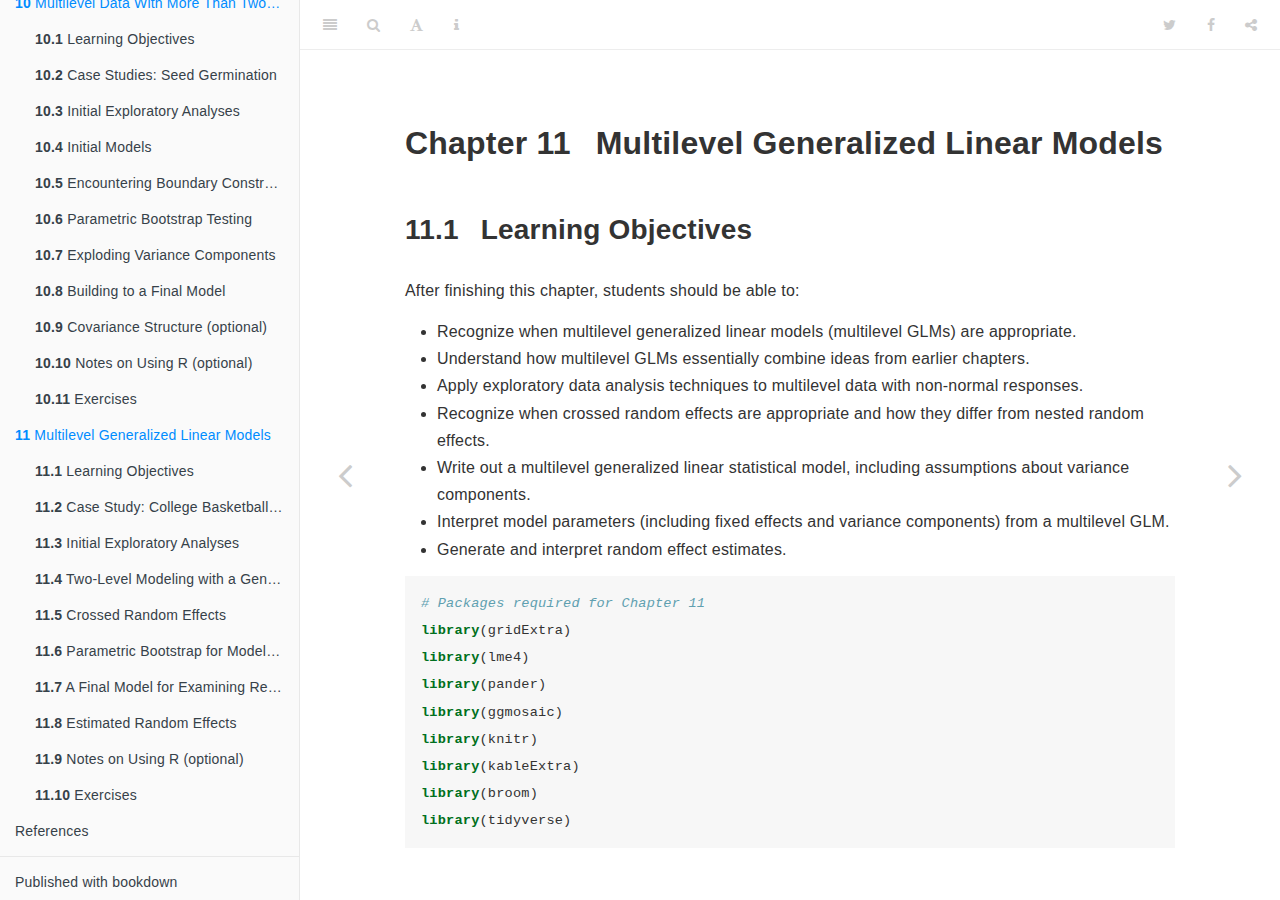
<file: docs/ch-GLMM.html>
<!DOCTYPE html>
<html lang="" xml:lang="">
<head>

  <meta charset="utf-8" />
  <meta http-equiv="X-UA-Compatible" content="IE=edge" />
  <title>Chapter 11 Multilevel Generalized Linear Models | Beyond Multiple Linear Regression</title>
  <meta name="description" content="An applied textbook on generalized linear models and multilevel models for advanced undergraduates, featuring many real, unique data sets. It is intended to be accessible to undergraduate students who have successfully completed a regression course. Even though there is no mathematical prerequisite, we still introduce fairly sophisticated topics such as likelihood theory, zero-inflated Poisson, and parametric bootstrapping in an intuitive and applied manner. We believe strongly in case studies featuring real data and real research questions; thus, most of the data in the textbook arises from collaborative research conducted by the authors and their students, or from student projects. Our goal is that, after working through this material, students will develop an expanded toolkit and a greater appreciation for the wider world of data and statistical modeling." />
  <meta name="generator" content="bookdown 0.19 and GitBook 2.6.7" />

  <meta property="og:title" content="Chapter 11 Multilevel Generalized Linear Models | Beyond Multiple Linear Regression" />
  <meta property="og:type" content="book" />
  
  <meta property="og:image" content="data/book_cover.jpg" />
  <meta property="og:description" content="An applied textbook on generalized linear models and multilevel models for advanced undergraduates, featuring many real, unique data sets. It is intended to be accessible to undergraduate students who have successfully completed a regression course. Even though there is no mathematical prerequisite, we still introduce fairly sophisticated topics such as likelihood theory, zero-inflated Poisson, and parametric bootstrapping in an intuitive and applied manner. We believe strongly in case studies featuring real data and real research questions; thus, most of the data in the textbook arises from collaborative research conducted by the authors and their students, or from student projects. Our goal is that, after working through this material, students will develop an expanded toolkit and a greater appreciation for the wider world of data and statistical modeling." />
  <meta name="github-repo" content="proback/BeyondMLR" />

  <meta name="twitter:card" content="summary" />
  <meta name="twitter:title" content="Chapter 11 Multilevel Generalized Linear Models | Beyond Multiple Linear Regression" />
  
  <meta name="twitter:description" content="An applied textbook on generalized linear models and multilevel models for advanced undergraduates, featuring many real, unique data sets. It is intended to be accessible to undergraduate students who have successfully completed a regression course. Even though there is no mathematical prerequisite, we still introduce fairly sophisticated topics such as likelihood theory, zero-inflated Poisson, and parametric bootstrapping in an intuitive and applied manner. We believe strongly in case studies featuring real data and real research questions; thus, most of the data in the textbook arises from collaborative research conducted by the authors and their students, or from student projects. Our goal is that, after working through this material, students will develop an expanded toolkit and a greater appreciation for the wider world of data and statistical modeling." />
  <meta name="twitter:image" content="data/book_cover.jpg" />

<meta name="author" content="Paul Roback and Julie Legler" />


<meta name="date" content="2021-01-13" />

  <meta name="viewport" content="width=device-width, initial-scale=1" />
  <meta name="apple-mobile-web-app-capable" content="yes" />
  <meta name="apple-mobile-web-app-status-bar-style" content="black" />
  
  
<link rel="prev" href="ch-3level.html"/>
<link rel="next" href="references.html"/>
<script src="libs/jquery/jquery.min.js"></script>
<link href="libs/gitbook/css/style.css" rel="stylesheet" />
<link href="libs/gitbook/css/plugin-table.css" rel="stylesheet" />
<link href="libs/gitbook/css/plugin-bookdown.css" rel="stylesheet" />
<link href="libs/gitbook/css/plugin-highlight.css" rel="stylesheet" />
<link href="libs/gitbook/css/plugin-search.css" rel="stylesheet" />
<link href="libs/gitbook/css/plugin-fontsettings.css" rel="stylesheet" />
<link href="libs/gitbook/css/plugin-clipboard.css" rel="stylesheet" />









<script src="libs/accessible-code-block/empty-anchor.js"></script>
<script src="libs/kePrint/kePrint.js"></script>


<style type="text/css">
code.sourceCode > span { display: inline-block; line-height: 1.25; }
code.sourceCode > span { color: inherit; text-decoration: inherit; }
code.sourceCode > span:empty { height: 1.2em; }
.sourceCode { overflow: visible; }
code.sourceCode { white-space: pre; position: relative; }
pre.sourceCode { margin: 0; }
@media screen {
div.sourceCode { overflow: auto; }
}
@media print {
code.sourceCode { white-space: pre-wrap; }
code.sourceCode > span { text-indent: -5em; padding-left: 5em; }
}
pre.numberSource code
  { counter-reset: source-line 0; }
pre.numberSource code > span
  { position: relative; left: -4em; counter-increment: source-line; }
pre.numberSource code > span > a:first-child::before
  { content: counter(source-line);
    position: relative; left: -1em; text-align: right; vertical-align: baseline;
    border: none; display: inline-block;
    -webkit-touch-callout: none; -webkit-user-select: none;
    -khtml-user-select: none; -moz-user-select: none;
    -ms-user-select: none; user-select: none;
    padding: 0 4px; width: 4em;
    color: #aaaaaa;
  }
pre.numberSource { margin-left: 3em; border-left: 1px solid #aaaaaa;  padding-left: 4px; }
div.sourceCode
  {   }
@media screen {
code.sourceCode > span > a:first-child::before { text-decoration: underline; }
}
code span.al { color: #ff0000; font-weight: bold; } /* Alert */
code span.an { color: #60a0b0; font-weight: bold; font-style: italic; } /* Annotation */
code span.at { color: #7d9029; } /* Attribute */
code span.bn { color: #40a070; } /* BaseN */
code span.bu { } /* BuiltIn */
code span.cf { color: #007020; font-weight: bold; } /* ControlFlow */
code span.ch { color: #4070a0; } /* Char */
code span.cn { color: #880000; } /* Constant */
code span.co { color: #60a0b0; font-style: italic; } /* Comment */
code span.cv { color: #60a0b0; font-weight: bold; font-style: italic; } /* CommentVar */
code span.do { color: #ba2121; font-style: italic; } /* Documentation */
code span.dt { color: #902000; } /* DataType */
code span.dv { color: #40a070; } /* DecVal */
code span.er { color: #ff0000; font-weight: bold; } /* Error */
code span.ex { } /* Extension */
code span.fl { color: #40a070; } /* Float */
code span.fu { color: #06287e; } /* Function */
code span.im { } /* Import */
code span.in { color: #60a0b0; font-weight: bold; font-style: italic; } /* Information */
code span.kw { color: #007020; font-weight: bold; } /* Keyword */
code span.op { color: #666666; } /* Operator */
code span.ot { color: #007020; } /* Other */
code span.pp { color: #bc7a00; } /* Preprocessor */
code span.sc { color: #4070a0; } /* SpecialChar */
code span.ss { color: #bb6688; } /* SpecialString */
code span.st { color: #4070a0; } /* String */
code span.va { color: #19177c; } /* Variable */
code span.vs { color: #4070a0; } /* VerbatimString */
code span.wa { color: #60a0b0; font-weight: bold; font-style: italic; } /* Warning */
</style>

<link rel="stylesheet" href="css\style.css" type="text/css" />
</head>

<body>



  <div class="book without-animation with-summary font-size-2 font-family-1" data-basepath=".">

    <div class="book-summary">
      <nav role="navigation">

<ul class="summary">
<li><a href="./">Beyond Multiple Linear Regression</a></li>

<li class="divider"></li>
<li class="chapter" data-level="" data-path="index.html"><a href="index.html"><i class="fa fa-check"></i>Preface</a><ul>
<li class="chapter" data-level="" data-path="index.html"><a href="index.html#description"><i class="fa fa-check"></i>Description</a></li>
<li class="chapter" data-level="" data-path="index.html"><a href="index.html#about-the-authors"><i class="fa fa-check"></i>About the Authors</a></li>
<li class="chapter" data-level="" data-path="index.html"><a href="index.html#versions-of-r-packages-used"><i class="fa fa-check"></i>Versions of R Packages Used</a></li>
</ul></li>
<li class="chapter" data-level="1" data-path="ch-MLRreview.html"><a href="ch-MLRreview.html"><i class="fa fa-check"></i><b>1</b> Review of Multiple Linear Regression</a><ul>
<li class="chapter" data-level="1.1" data-path="ch-MLRreview.html"><a href="ch-MLRreview.html#learning-objectives"><i class="fa fa-check"></i><b>1.1</b> Learning Objectives</a></li>
<li class="chapter" data-level="1.2" data-path="ch-MLRreview.html"><a href="ch-MLRreview.html#introduction-to-beyond-multiple-linear-regression"><i class="fa fa-check"></i><b>1.2</b> Introduction to Beyond Multiple Linear Regression</a></li>
<li class="chapter" data-level="1.3" data-path="ch-MLRreview.html"><a href="ch-MLRreview.html#assumptions-for-linear-least-squares-regression"><i class="fa fa-check"></i><b>1.3</b> Assumptions for Linear Least Squares Regression</a><ul>
<li class="chapter" data-level="1.3.1" data-path="ch-MLRreview.html"><a href="ch-MLRreview.html#cases-without-assumption-violations"><i class="fa fa-check"></i><b>1.3.1</b> Cases Without Assumption Violations</a></li>
<li class="chapter" data-level="1.3.2" data-path="ch-MLRreview.html"><a href="ch-MLRreview.html#cases-with-assumption-violations"><i class="fa fa-check"></i><b>1.3.2</b> Cases With Assumption Violations</a></li>
</ul></li>
<li class="chapter" data-level="1.4" data-path="ch-MLRreview.html"><a href="ch-MLRreview.html#review-of-multiple-linear-regression"><i class="fa fa-check"></i><b>1.4</b> Review of Multiple Linear Regression</a><ul>
<li class="chapter" data-level="1.4.1" data-path="ch-MLRreview.html"><a href="ch-MLRreview.html#cs:derby"><i class="fa fa-check"></i><b>1.4.1</b> Case Study: Kentucky Derby</a></li>
</ul></li>
<li class="chapter" data-level="1.5" data-path="ch-MLRreview.html"><a href="ch-MLRreview.html#explorech1"><i class="fa fa-check"></i><b>1.5</b> Initial Exploratory Analyses</a><ul>
<li class="chapter" data-level="1.5.1" data-path="ch-MLRreview.html"><a href="ch-MLRreview.html#data-organization"><i class="fa fa-check"></i><b>1.5.1</b> Data Organization</a></li>
<li class="chapter" data-level="1.5.2" data-path="ch-MLRreview.html"><a href="ch-MLRreview.html#univariate-summaries"><i class="fa fa-check"></i><b>1.5.2</b> Univariate Summaries</a></li>
<li class="chapter" data-level="1.5.3" data-path="ch-MLRreview.html"><a href="ch-MLRreview.html#bivariate-summaries"><i class="fa fa-check"></i><b>1.5.3</b> Bivariate Summaries</a></li>
</ul></li>
<li class="chapter" data-level="1.6" data-path="ch-MLRreview.html"><a href="ch-MLRreview.html#multreg"><i class="fa fa-check"></i><b>1.6</b> Multiple Linear Regression Modeling</a><ul>
<li class="chapter" data-level="1.6.1" data-path="ch-MLRreview.html"><a href="ch-MLRreview.html#SLRcontinuous"><i class="fa fa-check"></i><b>1.6.1</b> Simple Linear Regression with a Continuous Predictor</a></li>
<li class="chapter" data-level="1.6.2" data-path="ch-MLRreview.html"><a href="ch-MLRreview.html#linear-regression-with-a-binary-predictor"><i class="fa fa-check"></i><b>1.6.2</b> Linear Regression with a Binary Predictor</a></li>
<li class="chapter" data-level="1.6.3" data-path="ch-MLRreview.html"><a href="ch-MLRreview.html#multiple-linear-regression-with-two-predictors"><i class="fa fa-check"></i><b>1.6.3</b> Multiple Linear Regression with Two Predictors</a></li>
<li class="chapter" data-level="1.6.4" data-path="ch-MLRreview.html"><a href="ch-MLRreview.html#multreg-inference"><i class="fa fa-check"></i><b>1.6.4</b> Inference in Multiple Linear Regression: Normal Theory</a></li>
<li class="chapter" data-level="1.6.5" data-path="ch-MLRreview.html"><a href="ch-MLRreview.html#multreg-boot"><i class="fa fa-check"></i><b>1.6.5</b> Inference in Multiple Linear Regression: Bootstrapping</a></li>
<li class="chapter" data-level="1.6.6" data-path="ch-MLRreview.html"><a href="ch-MLRreview.html#multiple-linear-regression-with-an-interaction-term"><i class="fa fa-check"></i><b>1.6.6</b> Multiple Linear Regression with an Interaction Term</a></li>
<li class="chapter" data-level="1.6.7" data-path="ch-MLRreview.html"><a href="ch-MLRreview.html#multreg_build"><i class="fa fa-check"></i><b>1.6.7</b> Building a Multiple Linear Regression Model</a></li>
</ul></li>
<li class="chapter" data-level="1.7" data-path="ch-MLRreview.html"><a href="ch-MLRreview.html#preview-of-remaining-chapters"><i class="fa fa-check"></i><b>1.7</b> Preview of Remaining Chapters</a><ul>
<li class="chapter" data-level="1.7.1" data-path="ch-MLRreview.html"><a href="ch-MLRreview.html#soccer"><i class="fa fa-check"></i><b>1.7.1</b> Soccer</a></li>
<li class="chapter" data-level="1.7.2" data-path="ch-MLRreview.html"><a href="ch-MLRreview.html#elephant-mating"><i class="fa fa-check"></i><b>1.7.2</b> Elephant Mating</a></li>
<li class="chapter" data-level="1.7.3" data-path="ch-MLRreview.html"><a href="ch-MLRreview.html#parenting-and-gang-activity"><i class="fa fa-check"></i><b>1.7.3</b> Parenting and Gang Activity</a></li>
<li class="chapter" data-level="1.7.4" data-path="ch-MLRreview.html"><a href="ch-MLRreview.html#crime"><i class="fa fa-check"></i><b>1.7.4</b> Crime</a></li>
</ul></li>
<li class="chapter" data-level="1.8" data-path="ch-MLRreview.html"><a href="ch-MLRreview.html#exercises"><i class="fa fa-check"></i><b>1.8</b> Exercises</a><ul>
<li class="chapter" data-level="1.8.1" data-path="ch-MLRreview.html"><a href="ch-MLRreview.html#conceptual-exercises"><i class="fa fa-check"></i><b>1.8.1</b> Conceptual Exercises</a></li>
<li class="chapter" data-level="1.8.2" data-path="ch-MLRreview.html"><a href="ch-MLRreview.html#guided-exercises"><i class="fa fa-check"></i><b>1.8.2</b> Guided Exercises</a></li>
<li class="chapter" data-level="1.8.3" data-path="ch-MLRreview.html"><a href="ch-MLRreview.html#open-ended-exercises"><i class="fa fa-check"></i><b>1.8.3</b> Open-Ended Exercises</a></li>
</ul></li>
</ul></li>
<li class="chapter" data-level="2" data-path="ch-beyondmost.html"><a href="ch-beyondmost.html"><i class="fa fa-check"></i><b>2</b> Beyond Least Squares: Using Likelihoods</a><ul>
<li class="chapter" data-level="2.1" data-path="ch-beyondmost.html"><a href="ch-beyondmost.html#learning-objectives-1"><i class="fa fa-check"></i><b>2.1</b> Learning Objectives</a></li>
<li class="chapter" data-level="2.2" data-path="ch-beyondmost.html"><a href="ch-beyondmost.html#case-study-does-sex-run-in-families"><i class="fa fa-check"></i><b>2.2</b> Case Study: Does Sex Run in Families?</a><ul>
<li class="chapter" data-level="2.2.1" data-path="ch-beyondmost.html"><a href="ch-beyondmost.html#research-questions"><i class="fa fa-check"></i><b>2.2.1</b> Research Questions</a></li>
</ul></li>
<li class="chapter" data-level="2.3" data-path="ch-beyondmost.html"><a href="ch-beyondmost.html#model-0-sex-unconditional-equal-probabilities"><i class="fa fa-check"></i><b>2.3</b> Model 0: Sex Unconditional, Equal Probabilities</a></li>
<li class="chapter" data-level="2.4" data-path="ch-beyondmost.html"><a href="ch-beyondmost.html#sex_unconditional_model"><i class="fa fa-check"></i><b>2.4</b> Model 1: Sex Unconditional, Unequal Probabilities</a><ul>
<li class="chapter" data-level="2.4.1" data-path="ch-beyondmost.html"><a href="ch-beyondmost.html#what-is-a-likelihood"><i class="fa fa-check"></i><b>2.4.1</b> What Is a Likelihood?</a></li>
<li class="chapter" data-level="2.4.2" data-path="ch-beyondmost.html"><a href="ch-beyondmost.html#findMLE.sec"><i class="fa fa-check"></i><b>2.4.2</b> Finding MLEs</a></li>
<li class="chapter" data-level="2.4.3" data-path="ch-beyondmost.html"><a href="ch-beyondmost.html#summary"><i class="fa fa-check"></i><b>2.4.3</b> Summary</a></li>
<li class="chapter" data-level="2.4.4" data-path="ch-beyondmost.html"><a href="ch-beyondmost.html#is-a-likelihood-a-probability-function-optional"><i class="fa fa-check"></i><b>2.4.4</b> Is a Likelihood a Probability Function? (optional)</a></li>
</ul></li>
<li class="chapter" data-level="2.5" data-path="ch-beyondmost.html"><a href="ch-beyondmost.html#sex_conditional.sec"><i class="fa fa-check"></i><b>2.5</b> Model 2: Sex Conditional</a><ul>
<li class="chapter" data-level="2.5.1" data-path="ch-beyondmost.html"><a href="ch-beyondmost.html#model-specification"><i class="fa fa-check"></i><b>2.5.1</b> Model Specification</a></li>
<li class="chapter" data-level="2.5.2" data-path="ch-beyondmost.html"><a href="ch-beyondmost.html#application-to-hypothetical-data"><i class="fa fa-check"></i><b>2.5.2</b> Application to Hypothetical Data</a></li>
</ul></li>
<li class="chapter" data-level="2.6" data-path="ch-beyondmost.html"><a href="ch-beyondmost.html#case-study-analysis-of-the-nlsy-data"><i class="fa fa-check"></i><b>2.6</b> Case Study: Analysis of the NLSY Data</a><ul>
<li class="chapter" data-level="2.6.1" data-path="ch-beyondmost.html"><a href="ch-beyondmost.html#model-building-plan"><i class="fa fa-check"></i><b>2.6.1</b> Model Building Plan</a></li>
<li class="chapter" data-level="2.6.2" data-path="ch-beyondmost.html"><a href="ch-beyondmost.html#EDA.sec"><i class="fa fa-check"></i><b>2.6.2</b> Exploratory Data Analysis</a></li>
<li class="chapter" data-level="2.6.3" data-path="ch-beyondmost.html"><a href="ch-beyondmost.html#likelihood-for-the-sex-unconditional-model"><i class="fa fa-check"></i><b>2.6.3</b> Likelihood for the Sex Unconditional Model</a></li>
<li class="chapter" data-level="2.6.4" data-path="ch-beyondmost.html"><a href="ch-beyondmost.html#sex-cond-lik"><i class="fa fa-check"></i><b>2.6.4</b> Likelihood for the Sex Conditional Model</a></li>
<li class="chapter" data-level="2.6.5" data-path="ch-beyondmost.html"><a href="ch-beyondmost.html#sec-lrtest"><i class="fa fa-check"></i><b>2.6.5</b> Model Comparisons</a></li>
</ul></li>
<li class="chapter" data-level="2.7" data-path="ch-beyondmost.html"><a href="ch-beyondmost.html#model-3-stopping-rule-model-waiting-for-a-boy"><i class="fa fa-check"></i><b>2.7</b> Model 3: Stopping Rule Model (waiting for a boy)</a><ul>
<li class="chapter" data-level="2.7.1" data-path="ch-beyondmost.html"><a href="ch-beyondmost.html#non-nested-models"><i class="fa fa-check"></i><b>2.7.1</b> Non-nested Models</a></li>
</ul></li>
<li class="chapter" data-level="2.8" data-path="ch-beyondmost.html"><a href="ch-beyondmost.html#summary-of-model-building"><i class="fa fa-check"></i><b>2.8</b> Summary of Model Building</a></li>
<li class="chapter" data-level="2.9" data-path="ch-beyondmost.html"><a href="ch-beyondmost.html#likelihood-based-methods"><i class="fa fa-check"></i><b>2.9</b> Likelihood-Based Methods</a></li>
<li class="chapter" data-level="2.10" data-path="ch-beyondmost.html"><a href="ch-beyondmost.html#likelihoods-and-this-course"><i class="fa fa-check"></i><b>2.10</b> Likelihoods and This Course</a></li>
<li class="chapter" data-level="2.11" data-path="ch-beyondmost.html"><a href="ch-beyondmost.html#exercises-1"><i class="fa fa-check"></i><b>2.11</b> Exercises</a><ul>
<li class="chapter" data-level="2.11.1" data-path="ch-beyondmost.html"><a href="ch-beyondmost.html#conceptual-exercises-1"><i class="fa fa-check"></i><b>2.11.1</b> Conceptual Exercises</a></li>
<li class="chapter" data-level="2.11.2" data-path="ch-beyondmost.html"><a href="ch-beyondmost.html#guided-exercises-1"><i class="fa fa-check"></i><b>2.11.2</b> Guided Exercises</a></li>
<li class="chapter" data-level="2.11.3" data-path="ch-beyondmost.html"><a href="ch-beyondmost.html#open-ended-exercises-1"><i class="fa fa-check"></i><b>2.11.3</b> Open-Ended Exercises</a></li>
</ul></li>
</ul></li>
<li class="chapter" data-level="3" data-path="ch-distthry.html"><a href="ch-distthry.html"><i class="fa fa-check"></i><b>3</b> Distribution Theory</a><ul>
<li class="chapter" data-level="3.1" data-path="ch-distthry.html"><a href="ch-distthry.html#learning-objectives-2"><i class="fa fa-check"></i><b>3.1</b> Learning Objectives</a></li>
<li class="chapter" data-level="3.2" data-path="ch-distthry.html"><a href="ch-distthry.html#introduction"><i class="fa fa-check"></i><b>3.2</b> Introduction</a></li>
<li class="chapter" data-level="3.3" data-path="ch-distthry.html"><a href="ch-distthry.html#discrete-random-variables"><i class="fa fa-check"></i><b>3.3</b> Discrete Random Variables</a><ul>
<li class="chapter" data-level="3.3.1" data-path="ch-distthry.html"><a href="ch-distthry.html#sec-binary"><i class="fa fa-check"></i><b>3.3.1</b> Binary Random Variable</a></li>
<li class="chapter" data-level="3.3.2" data-path="ch-distthry.html"><a href="ch-distthry.html#sec-binomial"><i class="fa fa-check"></i><b>3.3.2</b> Binomial Random Variable</a></li>
<li class="chapter" data-level="3.3.3" data-path="ch-distthry.html"><a href="ch-distthry.html#geometric-random-variable"><i class="fa fa-check"></i><b>3.3.3</b> Geometric Random Variable</a></li>
<li class="chapter" data-level="3.3.4" data-path="ch-distthry.html"><a href="ch-distthry.html#negative-binomial-random-variable"><i class="fa fa-check"></i><b>3.3.4</b> Negative Binomial Random Variable</a></li>
<li class="chapter" data-level="3.3.5" data-path="ch-distthry.html"><a href="ch-distthry.html#hypergeometric-random-variable"><i class="fa fa-check"></i><b>3.3.5</b> Hypergeometric Random Variable</a></li>
<li class="chapter" data-level="3.3.6" data-path="ch-distthry.html"><a href="ch-distthry.html#poisson-random-variable"><i class="fa fa-check"></i><b>3.3.6</b> Poisson Random Variable</a></li>
</ul></li>
<li class="chapter" data-level="3.4" data-path="ch-distthry.html"><a href="ch-distthry.html#continuous-random-variables"><i class="fa fa-check"></i><b>3.4</b> Continuous Random Variables</a><ul>
<li class="chapter" data-level="3.4.1" data-path="ch-distthry.html"><a href="ch-distthry.html#exponential-random-variable"><i class="fa fa-check"></i><b>3.4.1</b> Exponential Random Variable</a></li>
<li class="chapter" data-level="3.4.2" data-path="ch-distthry.html"><a href="ch-distthry.html#gamma-random-variable"><i class="fa fa-check"></i><b>3.4.2</b> Gamma Random Variable</a></li>
<li class="chapter" data-level="3.4.3" data-path="ch-distthry.html"><a href="ch-distthry.html#normal-gaussian-random-variable"><i class="fa fa-check"></i><b>3.4.3</b> Normal (Gaussian) Random Variable</a></li>
<li class="chapter" data-level="3.4.4" data-path="ch-distthry.html"><a href="ch-distthry.html#beta-random-variable"><i class="fa fa-check"></i><b>3.4.4</b> Beta Random Variable</a></li>
</ul></li>
<li class="chapter" data-level="3.5" data-path="ch-distthry.html"><a href="ch-distthry.html#distributions-used-in-testing"><i class="fa fa-check"></i><b>3.5</b> Distributions Used in Testing</a><ul>
<li class="chapter" data-level="3.5.1" data-path="ch-distthry.html"><a href="ch-distthry.html#chi2-distribution"><i class="fa fa-check"></i><b>3.5.1</b> <span class="math inline">\(\chi^2\)</span> Distribution</a></li>
<li class="chapter" data-level="3.5.2" data-path="ch-distthry.html"><a href="ch-distthry.html#students-t-distribution"><i class="fa fa-check"></i><b>3.5.2</b> Student’s <span class="math inline">\(t\)</span>-Distribution</a></li>
<li class="chapter" data-level="3.5.3" data-path="ch-distthry.html"><a href="ch-distthry.html#f-distribution"><i class="fa fa-check"></i><b>3.5.3</b> <span class="math inline">\(F\)</span>-Distribution</a></li>
</ul></li>
<li class="chapter" data-level="3.6" data-path="ch-distthry.html"><a href="ch-distthry.html#additional-resources"><i class="fa fa-check"></i><b>3.6</b> Additional Resources</a></li>
<li class="chapter" data-level="3.7" data-path="ch-distthry.html"><a href="ch-distthry.html#exercises-2"><i class="fa fa-check"></i><b>3.7</b> Exercises</a><ul>
<li class="chapter" data-level="3.7.1" data-path="ch-distthry.html"><a href="ch-distthry.html#conceptual-exercises-2"><i class="fa fa-check"></i><b>3.7.1</b> Conceptual Exercises</a></li>
<li class="chapter" data-level="3.7.2" data-path="ch-distthry.html"><a href="ch-distthry.html#guided-exercises-2"><i class="fa fa-check"></i><b>3.7.2</b> Guided Exercises</a></li>
</ul></li>
</ul></li>
<li class="chapter" data-level="4" data-path="ch-poissonreg.html"><a href="ch-poissonreg.html"><i class="fa fa-check"></i><b>4</b> Poisson Regression</a><ul>
<li class="chapter" data-level="4.1" data-path="ch-poissonreg.html"><a href="ch-poissonreg.html#learning-objectives-3"><i class="fa fa-check"></i><b>4.1</b> Learning Objectives</a></li>
<li class="chapter" data-level="4.2" data-path="ch-poissonreg.html"><a href="ch-poissonreg.html#introduction-to-poisson-regression"><i class="fa fa-check"></i><b>4.2</b> Introduction to Poisson Regression</a><ul>
<li class="chapter" data-level="4.2.1" data-path="ch-poissonreg.html"><a href="ch-poissonreg.html#poisson-regression-assumptions"><i class="fa fa-check"></i><b>4.2.1</b> Poisson Regression Assumptions</a></li>
<li class="chapter" data-level="4.2.2" data-path="ch-poissonreg.html"><a href="ch-poissonreg.html#a-graphical-look-at-poisson-regression"><i class="fa fa-check"></i><b>4.2.2</b> A Graphical Look at Poisson Regression</a></li>
</ul></li>
<li class="chapter" data-level="4.3" data-path="ch-poissonreg.html"><a href="ch-poissonreg.html#case-studies-overview"><i class="fa fa-check"></i><b>4.3</b> Case Studies Overview</a></li>
<li class="chapter" data-level="4.4" data-path="ch-poissonreg.html"><a href="ch-poissonreg.html#cs-philippines"><i class="fa fa-check"></i><b>4.4</b> Case Study: Household Size in the Philippines</a><ul>
<li class="chapter" data-level="4.4.1" data-path="ch-poissonreg.html"><a href="ch-poissonreg.html#organizedata4"><i class="fa fa-check"></i><b>4.4.1</b> Data Organization</a></li>
<li class="chapter" data-level="4.4.2" data-path="ch-poissonreg.html"><a href="ch-poissonreg.html#exploreHH"><i class="fa fa-check"></i><b>4.4.2</b> Exploratory Data Analyses</a></li>
<li class="chapter" data-level="4.4.3" data-path="ch-poissonreg.html"><a href="ch-poissonreg.html#sec-PoisInference"><i class="fa fa-check"></i><b>4.4.3</b> Estimation and Inference</a></li>
<li class="chapter" data-level="4.4.4" data-path="ch-poissonreg.html"><a href="ch-poissonreg.html#sec-Devtocompare"><i class="fa fa-check"></i><b>4.4.4</b> Using Deviances to Compare Models</a></li>
<li class="chapter" data-level="4.4.5" data-path="ch-poissonreg.html"><a href="ch-poissonreg.html#likelihood.sec"><i class="fa fa-check"></i><b>4.4.5</b> Using Likelihoods to Fit Models (optional)</a></li>
<li class="chapter" data-level="4.4.6" data-path="ch-poissonreg.html"><a href="ch-poissonreg.html#second-order-model"><i class="fa fa-check"></i><b>4.4.6</b> Second Order Model</a></li>
<li class="chapter" data-level="4.4.7" data-path="ch-poissonreg.html"><a href="ch-poissonreg.html#adding-a-covariate"><i class="fa fa-check"></i><b>4.4.7</b> Adding a Covariate</a></li>
<li class="chapter" data-level="4.4.8" data-path="ch-poissonreg.html"><a href="ch-poissonreg.html#sec-PoisResid"><i class="fa fa-check"></i><b>4.4.8</b> Residuals for Poisson Models (optional)</a></li>
<li class="chapter" data-level="4.4.9" data-path="ch-poissonreg.html"><a href="ch-poissonreg.html#sec-PoisGOF"><i class="fa fa-check"></i><b>4.4.9</b> Goodness-of-Fit</a></li>
</ul></li>
<li class="chapter" data-level="4.5" data-path="ch-poissonreg.html"><a href="ch-poissonreg.html#linear-least-squares-vs.-poisson-regression"><i class="fa fa-check"></i><b>4.5</b> Linear Least Squares  vs. Poisson Regression </a></li>
<li class="chapter" data-level="4.6" data-path="ch-poissonreg.html"><a href="ch-poissonreg.html#case-study-campus-crime"><i class="fa fa-check"></i><b>4.6</b> Case Study: Campus Crime</a><ul>
<li class="chapter" data-level="4.6.1" data-path="ch-poissonreg.html"><a href="ch-poissonreg.html#data-organization-1"><i class="fa fa-check"></i><b>4.6.1</b> Data Organization</a></li>
<li class="chapter" data-level="4.6.2" data-path="ch-poissonreg.html"><a href="ch-poissonreg.html#exploratory-data-analysis"><i class="fa fa-check"></i><b>4.6.2</b> Exploratory Data Analysis</a></li>
<li class="chapter" data-level="4.6.3" data-path="ch-poissonreg.html"><a href="ch-poissonreg.html#accounting-for-enrollment"><i class="fa fa-check"></i><b>4.6.3</b> Accounting for Enrollment</a></li>
</ul></li>
<li class="chapter" data-level="4.7" data-path="ch-poissonreg.html"><a href="ch-poissonreg.html#modeling-assumptions"><i class="fa fa-check"></i><b>4.7</b> Modeling Assumptions</a></li>
<li class="chapter" data-level="4.8" data-path="ch-poissonreg.html"><a href="ch-poissonreg.html#initial-models"><i class="fa fa-check"></i><b>4.8</b> Initial Models</a><ul>
<li class="chapter" data-level="4.8.1" data-path="ch-poissonreg.html"><a href="ch-poissonreg.html#tukeys-honestly-significant-differences"><i class="fa fa-check"></i><b>4.8.1</b> Tukey’s Honestly Significant Differences</a></li>
</ul></li>
<li class="chapter" data-level="4.9" data-path="ch-poissonreg.html"><a href="ch-poissonreg.html#sec-overdispPois"><i class="fa fa-check"></i><b>4.9</b> Overdispersion</a><ul>
<li class="chapter" data-level="4.9.1" data-path="ch-poissonreg.html"><a href="ch-poissonreg.html#dispersion-parameter-adjustment"><i class="fa fa-check"></i><b>4.9.1</b> Dispersion Parameter Adjustment</a></li>
<li class="chapter" data-level="4.9.2" data-path="ch-poissonreg.html"><a href="ch-poissonreg.html#no-dispersion-vs.-overdispersion"><i class="fa fa-check"></i><b>4.9.2</b> No Dispersion vs. Overdispersion</a></li>
<li class="chapter" data-level="4.9.3" data-path="ch-poissonreg.html"><a href="ch-poissonreg.html#negative-binomial-modeling"><i class="fa fa-check"></i><b>4.9.3</b> Negative Binomial Modeling</a></li>
</ul></li>
<li class="chapter" data-level="4.10" data-path="ch-poissonreg.html"><a href="ch-poissonreg.html#cs:drinking"><i class="fa fa-check"></i><b>4.10</b> Case Study: Weekend Drinking</a><ul>
<li class="chapter" data-level="4.10.1" data-path="ch-poissonreg.html"><a href="ch-poissonreg.html#research-question"><i class="fa fa-check"></i><b>4.10.1</b> Research Question</a></li>
<li class="chapter" data-level="4.10.2" data-path="ch-poissonreg.html"><a href="ch-poissonreg.html#data-organization-2"><i class="fa fa-check"></i><b>4.10.2</b> Data Organization</a></li>
<li class="chapter" data-level="4.10.3" data-path="ch-poissonreg.html"><a href="ch-poissonreg.html#exploratory-data-analysis-1"><i class="fa fa-check"></i><b>4.10.3</b> Exploratory Data Analysis</a></li>
<li class="chapter" data-level="4.10.4" data-path="ch-poissonreg.html"><a href="ch-poissonreg.html#modeling"><i class="fa fa-check"></i><b>4.10.4</b> Modeling</a></li>
<li class="chapter" data-level="4.10.5" data-path="ch-poissonreg.html"><a href="ch-poissonreg.html#fitting-a-zip-model"><i class="fa fa-check"></i><b>4.10.5</b> Fitting a ZIP Model</a></li>
<li class="chapter" data-level="4.10.6" data-path="ch-poissonreg.html"><a href="ch-poissonreg.html#the-vuong-test-optional"><i class="fa fa-check"></i><b>4.10.6</b> The Vuong Test (optional)</a></li>
<li class="chapter" data-level="4.10.7" data-path="ch-poissonreg.html"><a href="ch-poissonreg.html#residual-plot"><i class="fa fa-check"></i><b>4.10.7</b> Residual Plot</a></li>
<li class="chapter" data-level="4.10.8" data-path="ch-poissonreg.html"><a href="ch-poissonreg.html#limitations"><i class="fa fa-check"></i><b>4.10.8</b> Limitations</a></li>
</ul></li>
<li class="chapter" data-level="4.11" data-path="ch-poissonreg.html"><a href="ch-poissonreg.html#exercises-3"><i class="fa fa-check"></i><b>4.11</b> Exercises</a><ul>
<li class="chapter" data-level="4.11.1" data-path="ch-poissonreg.html"><a href="ch-poissonreg.html#exer:concept"><i class="fa fa-check"></i><b>4.11.1</b> Conceptual Exercises</a></li>
<li class="chapter" data-level="4.11.2" data-path="ch-poissonreg.html"><a href="ch-poissonreg.html#guided-exercises-3"><i class="fa fa-check"></i><b>4.11.2</b> Guided Exercises</a></li>
<li class="chapter" data-level="4.11.3" data-path="ch-poissonreg.html"><a href="ch-poissonreg.html#open-ended-exercises-2"><i class="fa fa-check"></i><b>4.11.3</b> Open-Ended Exercises</a></li>
</ul></li>
</ul></li>
<li class="chapter" data-level="5" data-path="ch-glms.html"><a href="ch-glms.html"><i class="fa fa-check"></i><b>5</b> Generalized Linear Models: A Unifying Theory</a><ul>
<li class="chapter" data-level="5.1" data-path="ch-glms.html"><a href="ch-glms.html#learning-objectives-4"><i class="fa fa-check"></i><b>5.1</b> Learning Objectives</a></li>
<li class="chapter" data-level="5.2" data-path="ch-glms.html"><a href="ch-glms.html#one-parameter-exponential-families"><i class="fa fa-check"></i><b>5.2</b> One-Parameter Exponential Families</a><ul>
<li class="chapter" data-level="5.2.1" data-path="ch-glms.html"><a href="ch-glms.html#one-parameter-exponential-family-poisson"><i class="fa fa-check"></i><b>5.2.1</b> One-Parameter Exponential Family: Poisson</a></li>
<li class="chapter" data-level="5.2.2" data-path="ch-glms.html"><a href="ch-glms.html#one-parameter-exponential-family-normal"><i class="fa fa-check"></i><b>5.2.2</b> One-Parameter Exponential Family: Normal</a></li>
</ul></li>
<li class="chapter" data-level="5.3" data-path="ch-glms.html"><a href="ch-glms.html#generalized-linear-modeling"><i class="fa fa-check"></i><b>5.3</b> Generalized Linear Modeling</a></li>
<li class="chapter" data-level="5.4" data-path="ch-glms.html"><a href="ch-glms.html#exercises-4"><i class="fa fa-check"></i><b>5.4</b> Exercises</a></li>
</ul></li>
<li class="chapter" data-level="6" data-path="ch-logreg.html"><a href="ch-logreg.html"><i class="fa fa-check"></i><b>6</b> Logistic Regression</a><ul>
<li class="chapter" data-level="6.1" data-path="ch-logreg.html"><a href="ch-logreg.html#learning-objectives-5"><i class="fa fa-check"></i><b>6.1</b> Learning Objectives</a></li>
<li class="chapter" data-level="6.2" data-path="ch-logreg.html"><a href="ch-logreg.html#introduction-to-logistic-regression"><i class="fa fa-check"></i><b>6.2</b> Introduction to Logistic Regression</a><ul>
<li class="chapter" data-level="6.2.1" data-path="ch-logreg.html"><a href="ch-logreg.html#logistic-regression-assumptions"><i class="fa fa-check"></i><b>6.2.1</b> Logistic Regression Assumptions</a></li>
<li class="chapter" data-level="6.2.2" data-path="ch-logreg.html"><a href="ch-logreg.html#a-graphical-look-at-logistic-regression"><i class="fa fa-check"></i><b>6.2.2</b> A Graphical Look at Logistic Regression</a></li>
</ul></li>
<li class="chapter" data-level="6.3" data-path="ch-logreg.html"><a href="ch-logreg.html#case-studies-overview-1"><i class="fa fa-check"></i><b>6.3</b> Case Studies Overview</a></li>
<li class="chapter" data-level="6.4" data-path="ch-logreg.html"><a href="ch-logreg.html#case-study-soccer-goalkeepers"><i class="fa fa-check"></i><b>6.4</b> Case Study: Soccer Goalkeepers</a><ul>
<li class="chapter" data-level="6.4.1" data-path="ch-logreg.html"><a href="ch-logreg.html#modeling-odds"><i class="fa fa-check"></i><b>6.4.1</b> Modeling Odds</a></li>
<li class="chapter" data-level="6.4.2" data-path="ch-logreg.html"><a href="ch-logreg.html#logistic-regression-models-for-binomial-responses"><i class="fa fa-check"></i><b>6.4.2</b> Logistic Regression Models for Binomial Responses</a></li>
<li class="chapter" data-level="6.4.3" data-path="ch-logreg.html"><a href="ch-logreg.html#theoretical-rationale-optional"><i class="fa fa-check"></i><b>6.4.3</b> Theoretical Rationale (optional)</a></li>
</ul></li>
<li class="chapter" data-level="6.5" data-path="ch-logreg.html"><a href="ch-logreg.html#case-study-reconstructing-alabama"><i class="fa fa-check"></i><b>6.5</b> Case Study: Reconstructing Alabama</a><ul>
<li class="chapter" data-level="6.5.1" data-path="ch-logreg.html"><a href="ch-logreg.html#data-organization-3"><i class="fa fa-check"></i><b>6.5.1</b> Data Organization</a></li>
<li class="chapter" data-level="6.5.2" data-path="ch-logreg.html"><a href="ch-logreg.html#exploratory-analyses"><i class="fa fa-check"></i><b>6.5.2</b> Exploratory Analyses</a></li>
<li class="chapter" data-level="6.5.3" data-path="ch-logreg.html"><a href="ch-logreg.html#initial-models-1"><i class="fa fa-check"></i><b>6.5.3</b> Initial Models</a></li>
<li class="chapter" data-level="6.5.4" data-path="ch-logreg.html"><a href="ch-logreg.html#sec-logisticInf"><i class="fa fa-check"></i><b>6.5.4</b> Tests for Significance of Model Coefficients</a></li>
<li class="chapter" data-level="6.5.5" data-path="ch-logreg.html"><a href="ch-logreg.html#confidence-intervals-for-model-coefficients"><i class="fa fa-check"></i><b>6.5.5</b> Confidence Intervals for Model Coefficients</a></li>
<li class="chapter" data-level="6.5.6" data-path="ch-logreg.html"><a href="ch-logreg.html#testing-for-goodness-of-fit"><i class="fa fa-check"></i><b>6.5.6</b> Testing for Goodness-of-Fit</a></li>
<li class="chapter" data-level="6.5.7" data-path="ch-logreg.html"><a href="ch-logreg.html#residuals-for-binomial-regression"><i class="fa fa-check"></i><b>6.5.7</b> Residuals for Binomial Regression</a></li>
<li class="chapter" data-level="6.5.8" data-path="ch-logreg.html"><a href="ch-logreg.html#sec-logOverdispersion"><i class="fa fa-check"></i><b>6.5.8</b> Overdispersion</a></li>
<li class="chapter" data-level="6.5.9" data-path="ch-logreg.html"><a href="ch-logreg.html#summary-1"><i class="fa fa-check"></i><b>6.5.9</b> Summary</a></li>
</ul></li>
<li class="chapter" data-level="6.6" data-path="ch-logreg.html"><a href="ch-logreg.html#linear-least-squares-vs.-binomial-regression"><i class="fa fa-check"></i><b>6.6</b> Linear Least Squares  vs. Binomial Regression </a></li>
<li class="chapter" data-level="6.7" data-path="ch-logreg.html"><a href="ch-logreg.html#case-study-trying-to-lose-weight"><i class="fa fa-check"></i><b>6.7</b> Case Study: Trying to Lose Weight</a><ul>
<li class="chapter" data-level="6.7.1" data-path="ch-logreg.html"><a href="ch-logreg.html#data-organization-4"><i class="fa fa-check"></i><b>6.7.1</b> Data Organization</a></li>
<li class="chapter" data-level="6.7.2" data-path="ch-logreg.html"><a href="ch-logreg.html#exploratory-data-analysis-2"><i class="fa fa-check"></i><b>6.7.2</b> Exploratory Data Analysis</a></li>
<li class="chapter" data-level="6.7.3" data-path="ch-logreg.html"><a href="ch-logreg.html#initial-models-2"><i class="fa fa-check"></i><b>6.7.3</b> Initial Models</a></li>
<li class="chapter" data-level="6.7.4" data-path="ch-logreg.html"><a href="ch-logreg.html#drop-in-deviance-tests"><i class="fa fa-check"></i><b>6.7.4</b> Drop-in-Deviance Tests</a></li>
<li class="chapter" data-level="6.7.5" data-path="ch-logreg.html"><a href="ch-logreg.html#model-discussion-and-summary"><i class="fa fa-check"></i><b>6.7.5</b> Model Discussion and Summary</a></li>
</ul></li>
<li class="chapter" data-level="6.8" data-path="ch-logreg.html"><a href="ch-logreg.html#exercises-5"><i class="fa fa-check"></i><b>6.8</b> Exercises</a><ul>
<li class="chapter" data-level="6.8.1" data-path="ch-logreg.html"><a href="ch-logreg.html#conceptual-exercises-3"><i class="fa fa-check"></i><b>6.8.1</b> Conceptual Exercises</a></li>
<li class="chapter" data-level="6.8.2" data-path="ch-logreg.html"><a href="ch-logreg.html#guided-exercises-4"><i class="fa fa-check"></i><b>6.8.2</b> Guided Exercises</a></li>
<li class="chapter" data-level="6.8.3" data-path="ch-logreg.html"><a href="ch-logreg.html#open-ended-exercises-3"><i class="fa fa-check"></i><b>6.8.3</b> Open-Ended Exercises</a></li>
</ul></li>
</ul></li>
<li class="chapter" data-level="7" data-path="ch-corrdata.html"><a href="ch-corrdata.html"><i class="fa fa-check"></i><b>7</b> Correlated Data</a><ul>
<li class="chapter" data-level="7.1" data-path="ch-corrdata.html"><a href="ch-corrdata.html#learning-objectives-6"><i class="fa fa-check"></i><b>7.1</b> Learning Objectives</a></li>
<li class="chapter" data-level="7.2" data-path="ch-corrdata.html"><a href="ch-corrdata.html#introduction-1"><i class="fa fa-check"></i><b>7.2</b> Introduction</a></li>
<li class="chapter" data-level="7.3" data-path="ch-corrdata.html"><a href="ch-corrdata.html#recognizing-correlation"><i class="fa fa-check"></i><b>7.3</b> Recognizing Correlation</a></li>
<li class="chapter" data-level="7.4" data-path="ch-corrdata.html"><a href="ch-corrdata.html#case-study-dams-and-pups"><i class="fa fa-check"></i><b>7.4</b> Case Study: Dams and Pups</a></li>
<li class="chapter" data-level="7.5" data-path="ch-corrdata.html"><a href="ch-corrdata.html#sources-of-variability"><i class="fa fa-check"></i><b>7.5</b> Sources of Variability</a></li>
<li class="chapter" data-level="7.6" data-path="ch-corrdata.html"><a href="ch-corrdata.html#scenario-1-no-covariates"><i class="fa fa-check"></i><b>7.6</b> Scenario 1: No Covariates</a></li>
<li class="chapter" data-level="7.7" data-path="ch-corrdata.html"><a href="ch-corrdata.html#scenario-2-dose-effect"><i class="fa fa-check"></i><b>7.7</b> Scenario 2: Dose Effect</a></li>
<li class="chapter" data-level="7.8" data-path="ch-corrdata.html"><a href="ch-corrdata.html#case-study-tree-growth"><i class="fa fa-check"></i><b>7.8</b> Case Study: Tree Growth</a><ul>
<li class="chapter" data-level="7.8.1" data-path="ch-corrdata.html"><a href="ch-corrdata.html#format-of-the-data-set"><i class="fa fa-check"></i><b>7.8.1</b> Format of the Data Set</a></li>
<li class="chapter" data-level="7.8.2" data-path="ch-corrdata.html"><a href="ch-corrdata.html#sources-of-variability-1"><i class="fa fa-check"></i><b>7.8.2</b> Sources of Variability</a></li>
<li class="chapter" data-level="7.8.3" data-path="ch-corrdata.html"><a href="ch-corrdata.html#analysis-preview-accounting-for-correlation"><i class="fa fa-check"></i><b>7.8.3</b> Analysis Preview: Accounting for Correlation</a></li>
</ul></li>
<li class="chapter" data-level="7.9" data-path="ch-corrdata.html"><a href="ch-corrdata.html#summary-2"><i class="fa fa-check"></i><b>7.9</b> Summary</a></li>
<li class="chapter" data-level="7.10" data-path="ch-corrdata.html"><a href="ch-corrdata.html#exercises-6"><i class="fa fa-check"></i><b>7.10</b> Exercises</a><ul>
<li class="chapter" data-level="7.10.1" data-path="ch-corrdata.html"><a href="ch-corrdata.html#conceptual-exercises-4"><i class="fa fa-check"></i><b>7.10.1</b> Conceptual Exercises</a></li>
<li class="chapter" data-level="7.10.2" data-path="ch-corrdata.html"><a href="ch-corrdata.html#guided-exercises-5"><i class="fa fa-check"></i><b>7.10.2</b> Guided Exercises</a></li>
<li class="chapter" data-level="7.10.3" data-path="ch-corrdata.html"><a href="ch-corrdata.html#note-on-correlated-binary-outcomes"><i class="fa fa-check"></i><b>7.10.3</b> Note on Correlated Binary Outcomes</a></li>
</ul></li>
</ul></li>
<li class="chapter" data-level="8" data-path="ch-multilevelintro.html"><a href="ch-multilevelintro.html"><i class="fa fa-check"></i><b>8</b> Introduction to Multilevel Models</a><ul>
<li class="chapter" data-level="8.1" data-path="ch-multilevelintro.html"><a href="ch-multilevelintro.html#learning-objectives-7"><i class="fa fa-check"></i><b>8.1</b> Learning Objectives</a></li>
<li class="chapter" data-level="8.2" data-path="ch-multilevelintro.html"><a href="ch-multilevelintro.html#cs:music"><i class="fa fa-check"></i><b>8.2</b> Case Study: Music Performance Anxiety</a></li>
<li class="chapter" data-level="8.3" data-path="ch-multilevelintro.html"><a href="ch-multilevelintro.html#explore"><i class="fa fa-check"></i><b>8.3</b> Initial Exploratory Analyses</a><ul>
<li class="chapter" data-level="8.3.1" data-path="ch-multilevelintro.html"><a href="ch-multilevelintro.html#organizedata1"><i class="fa fa-check"></i><b>8.3.1</b> Data Organization</a></li>
<li class="chapter" data-level="8.3.2" data-path="ch-multilevelintro.html"><a href="ch-multilevelintro.html#explore1"><i class="fa fa-check"></i><b>8.3.2</b> Exploratory Analyses: Univariate Summaries</a></li>
<li class="chapter" data-level="8.3.3" data-path="ch-multilevelintro.html"><a href="ch-multilevelintro.html#explore2"><i class="fa fa-check"></i><b>8.3.3</b> Exploratory Analyses: Bivariate Summaries</a></li>
</ul></li>
<li class="chapter" data-level="8.4" data-path="ch-multilevelintro.html"><a href="ch-multilevelintro.html#twolevelmodeling"><i class="fa fa-check"></i><b>8.4</b> Two-Level Modeling: Preliminary Considerations</a><ul>
<li class="chapter" data-level="8.4.1" data-path="ch-multilevelintro.html"><a href="ch-multilevelintro.html#multregr"><i class="fa fa-check"></i><b>8.4.1</b> Ignoring the Two-Level Structure (not recommended)</a></li>
<li class="chapter" data-level="8.4.2" data-path="ch-multilevelintro.html"><a href="ch-multilevelintro.html#twostage"><i class="fa fa-check"></i><b>8.4.2</b> A Two-Stage Modeling Approach (better but imperfect)</a></li>
</ul></li>
<li class="chapter" data-level="8.5" data-path="ch-multilevelintro.html"><a href="ch-multilevelintro.html#twolevelmodelingunified"><i class="fa fa-check"></i><b>8.5</b> Two-Level Modeling: A Unified Approach</a><ul>
<li class="chapter" data-level="8.5.1" data-path="ch-multilevelintro.html"><a href="ch-multilevelintro.html#ourframework"><i class="fa fa-check"></i><b>8.5.1</b> Our Framework</a></li>
<li class="chapter" data-level="8.5.2" data-path="ch-multilevelintro.html"><a href="ch-multilevelintro.html#random-vs.-fixed-effects"><i class="fa fa-check"></i><b>8.5.2</b> Random vs. Fixed Effects</a></li>
<li class="chapter" data-level="8.5.3" data-path="ch-multilevelintro.html"><a href="ch-multilevelintro.html#MVN"><i class="fa fa-check"></i><b>8.5.3</b> Distribution of Errors: Multivariate Normal</a></li>
<li class="chapter" data-level="8.5.4" data-path="ch-multilevelintro.html"><a href="ch-multilevelintro.html#multileveltechnical"><i class="fa fa-check"></i><b>8.5.4</b> Technical Issues when Testing Parameters (optional)</a></li>
<li class="chapter" data-level="8.5.5" data-path="ch-multilevelintro.html"><a href="ch-multilevelintro.html#initialmodel"><i class="fa fa-check"></i><b>8.5.5</b> An Initial Model with Parameter Interpretations</a></li>
</ul></li>
<li class="chapter" data-level="8.6" data-path="ch-multilevelintro.html"><a href="ch-multilevelintro.html#sec:buildmodel"><i class="fa fa-check"></i><b>8.6</b> Building a Multilevel Model</a><ul>
<li class="chapter" data-level="8.6.1" data-path="ch-multilevelintro.html"><a href="ch-multilevelintro.html#buildstrategy"><i class="fa fa-check"></i><b>8.6.1</b> Model Building Strategy</a></li>
<li class="chapter" data-level="8.6.2" data-path="ch-multilevelintro.html"><a href="ch-multilevelintro.html#modela8"><i class="fa fa-check"></i><b>8.6.2</b> An Initial Model: Random Intercepts</a></li>
</ul></li>
<li class="chapter" data-level="8.7" data-path="ch-multilevelintro.html"><a href="ch-multilevelintro.html#modelb"><i class="fa fa-check"></i><b>8.7</b> Binary Covariates at Level One and Level Two</a><ul>
<li class="chapter" data-level="8.7.1" data-path="ch-multilevelintro.html"><a href="ch-multilevelintro.html#randomslopeandint"><i class="fa fa-check"></i><b>8.7.1</b> Random Slopes and Intercepts Model</a></li>
<li class="chapter" data-level="8.7.2" data-path="ch-multilevelintro.html"><a href="ch-multilevelintro.html#pseudoR2"><i class="fa fa-check"></i><b>8.7.2</b> Pseudo R-squared Values</a></li>
<li class="chapter" data-level="8.7.3" data-path="ch-multilevelintro.html"><a href="ch-multilevelintro.html#modelc"><i class="fa fa-check"></i><b>8.7.3</b> Adding a Covariate at Level Two</a></li>
</ul></li>
<li class="chapter" data-level="8.8" data-path="ch-multilevelintro.html"><a href="ch-multilevelintro.html#sec:modeld"><i class="fa fa-check"></i><b>8.8</b> Adding Further Covariates</a><ul>
<li class="chapter" data-level="8.8.1" data-path="ch-multilevelintro.html"><a href="ch-multilevelintro.html#interp:modeld"><i class="fa fa-check"></i><b>8.8.1</b> Interpretation of Parameter Estimates</a></li>
<li class="chapter" data-level="8.8.2" data-path="ch-multilevelintro.html"><a href="ch-multilevelintro.html#compare:modeld"><i class="fa fa-check"></i><b>8.8.2</b> Model Comparisons</a></li>
</ul></li>
<li class="chapter" data-level="8.9" data-path="ch-multilevelintro.html"><a href="ch-multilevelintro.html#sec:modele"><i class="fa fa-check"></i><b>8.9</b> Centering Covariates</a></li>
<li class="chapter" data-level="8.10" data-path="ch-multilevelintro.html"><a href="ch-multilevelintro.html#modelf"><i class="fa fa-check"></i><b>8.10</b> A Final Model for Music Performance Anxiety</a></li>
<li class="chapter" data-level="8.11" data-path="ch-multilevelintro.html"><a href="ch-multilevelintro.html#multinecessary"><i class="fa fa-check"></i><b>8.11</b> Modeling Multilevel Structure: Is It Necessary?</a></li>
<li class="chapter" data-level="8.12" data-path="ch-multilevelintro.html"><a href="ch-multilevelintro.html#notesr8"><i class="fa fa-check"></i><b>8.12</b> Notes on Using R (optional)</a></li>
<li class="chapter" data-level="8.13" data-path="ch-multilevelintro.html"><a href="ch-multilevelintro.html#exercises-7"><i class="fa fa-check"></i><b>8.13</b> Exercises</a><ul>
<li class="chapter" data-level="8.13.1" data-path="ch-multilevelintro.html"><a href="ch-multilevelintro.html#conceptual-exercises-5"><i class="fa fa-check"></i><b>8.13.1</b> Conceptual Exercises</a></li>
<li class="chapter" data-level="8.13.2" data-path="ch-multilevelintro.html"><a href="ch-multilevelintro.html#guided-exercises-6"><i class="fa fa-check"></i><b>8.13.2</b> Guided Exercises</a></li>
<li class="chapter" data-level="8.13.3" data-path="ch-multilevelintro.html"><a href="ch-multilevelintro.html#open-ended-exercises-4"><i class="fa fa-check"></i><b>8.13.3</b> Open-Ended Exercises</a></li>
</ul></li>
</ul></li>
<li class="chapter" data-level="9" data-path="ch-lon.html"><a href="ch-lon.html"><i class="fa fa-check"></i><b>9</b> Two-Level Longitudinal Data</a><ul>
<li class="chapter" data-level="9.1" data-path="ch-lon.html"><a href="ch-lon.html#learning-objectives-8"><i class="fa fa-check"></i><b>9.1</b> Learning Objectives</a></li>
<li class="chapter" data-level="9.2" data-path="ch-lon.html"><a href="ch-lon.html#cs:charter"><i class="fa fa-check"></i><b>9.2</b> Case Study: Charter Schools</a></li>
<li class="chapter" data-level="9.3" data-path="ch-lon.html"><a href="ch-lon.html#exploratoryanalysis"><i class="fa fa-check"></i><b>9.3</b> Initial Exploratory Analyses</a><ul>
<li class="chapter" data-level="9.3.1" data-path="ch-lon.html"><a href="ch-lon.html#data"><i class="fa fa-check"></i><b>9.3.1</b> Data Organization</a></li>
<li class="chapter" data-level="9.3.2" data-path="ch-lon.html"><a href="ch-lon.html#missing"><i class="fa fa-check"></i><b>9.3.2</b> Missing Data</a></li>
<li class="chapter" data-level="9.3.3" data-path="ch-lon.html"><a href="ch-lon.html#generalanalyses"><i class="fa fa-check"></i><b>9.3.3</b> Exploratory Analyses for General Multilevel Models</a></li>
<li class="chapter" data-level="9.3.4" data-path="ch-lon.html"><a href="ch-lon.html#longitudinalanalyses"><i class="fa fa-check"></i><b>9.3.4</b> Exploratory Analyses for Longitudinal Data</a></li>
</ul></li>
<li class="chapter" data-level="9.4" data-path="ch-lon.html"><a href="ch-lon.html#twostage9"><i class="fa fa-check"></i><b>9.4</b> Preliminary Two-Stage Modeling</a><ul>
<li class="chapter" data-level="9.4.1" data-path="ch-lon.html"><a href="ch-lon.html#lineartwostage"><i class="fa fa-check"></i><b>9.4.1</b> Linear Trends Within Schools</a></li>
<li class="chapter" data-level="9.4.2" data-path="ch-lon.html"><a href="ch-lon.html#lineartwostageL2effects"><i class="fa fa-check"></i><b>9.4.2</b> Effects of Level Two Covariates on Linear Time Trends</a></li>
<li class="chapter" data-level="9.4.3" data-path="ch-lon.html"><a href="ch-lon.html#lineartwostageerror2"><i class="fa fa-check"></i><b>9.4.3</b> Error Structure Within Schools</a></li>
</ul></li>
<li class="chapter" data-level="9.5" data-path="ch-lon.html"><a href="ch-lon.html#lineartwostageerror"><i class="fa fa-check"></i><b>9.5</b> Initial Models</a><ul>
<li class="chapter" data-level="9.5.1" data-path="ch-lon.html"><a href="ch-lon.html#modela"><i class="fa fa-check"></i><b>9.5.1</b> Unconditional Means Model</a></li>
<li class="chapter" data-level="9.5.2" data-path="ch-lon.html"><a href="ch-lon.html#modelb9"><i class="fa fa-check"></i><b>9.5.2</b> Unconditional Growth Model</a></li>
<li class="chapter" data-level="9.5.3" data-path="ch-lon.html"><a href="ch-lon.html#othertimetrends"><i class="fa fa-check"></i><b>9.5.3</b> Modeling Other Trends over Time</a></li>
</ul></li>
<li class="chapter" data-level="9.6" data-path="ch-lon.html"><a href="ch-lon.html#finalmodel"><i class="fa fa-check"></i><b>9.6</b> Building to a Final Model</a><ul>
<li class="chapter" data-level="9.6.1" data-path="ch-lon.html"><a href="ch-lon.html#sec:modelc9"><i class="fa fa-check"></i><b>9.6.1</b> Uncontrolled Effects of School Type</a></li>
<li class="chapter" data-level="9.6.2" data-path="ch-lon.html"><a href="ch-lon.html#modeld"><i class="fa fa-check"></i><b>9.6.2</b> Add Percent Free and Reduced Lunch as a Covariate</a></li>
<li class="chapter" data-level="9.6.3" data-path="ch-lon.html"><a href="ch-lon.html#modelf9"><i class="fa fa-check"></i><b>9.6.3</b> A Final Model with Three Level Two Covariates</a></li>
<li class="chapter" data-level="9.6.4" data-path="ch-lon.html"><a href="ch-lon.html#longitudinal-paraboot"><i class="fa fa-check"></i><b>9.6.4</b> Parametric Bootstrap Testing</a></li>
</ul></li>
<li class="chapter" data-level="9.7" data-path="ch-lon.html"><a href="ch-lon.html#errorcovariance"><i class="fa fa-check"></i><b>9.7</b> Covariance Structure among Observations</a><ul>
<li class="chapter" data-level="9.7.1" data-path="ch-lon.html"><a href="ch-lon.html#standarderror"><i class="fa fa-check"></i><b>9.7.1</b> Standard Covariance Structure</a></li>
<li class="chapter" data-level="9.7.2" data-path="ch-lon.html"><a href="ch-lon.html#alternateerror"><i class="fa fa-check"></i><b>9.7.2</b> Alternative Covariance Structures</a></li>
<li class="chapter" data-level="9.7.3" data-path="ch-lon.html"><a href="ch-lon.html#non-longitudinal-multilevel-models"><i class="fa fa-check"></i><b>9.7.3</b> Non-longitudinal Multilevel Models</a></li>
<li class="chapter" data-level="9.7.4" data-path="ch-lon.html"><a href="ch-lon.html#final-thoughts-regarding-covariance-structures"><i class="fa fa-check"></i><b>9.7.4</b> Final Thoughts Regarding Covariance Structures</a></li>
<li class="chapter" data-level="9.7.5" data-path="ch-lon.html"><a href="ch-lon.html#optionalcov"><i class="fa fa-check"></i><b>9.7.5</b> Details of Covariance Structures (optional)</a></li>
</ul></li>
<li class="chapter" data-level="9.8" data-path="ch-lon.html"><a href="ch-lon.html#notesr9"><i class="fa fa-check"></i><b>9.8</b> Notes on Using R (optional)</a></li>
<li class="chapter" data-level="9.9" data-path="ch-lon.html"><a href="ch-lon.html#exercises-8"><i class="fa fa-check"></i><b>9.9</b> Exercises</a><ul>
<li class="chapter" data-level="9.9.1" data-path="ch-lon.html"><a href="ch-lon.html#conceptual-exercises-6"><i class="fa fa-check"></i><b>9.9.1</b> Conceptual Exercises</a></li>
<li class="chapter" data-level="9.9.2" data-path="ch-lon.html"><a href="ch-lon.html#guided-exercises-7"><i class="fa fa-check"></i><b>9.9.2</b> Guided Exercises</a></li>
<li class="chapter" data-level="9.9.3" data-path="ch-lon.html"><a href="ch-lon.html#open-ended-exercises-5"><i class="fa fa-check"></i><b>9.9.3</b> Open-Ended Exercises</a></li>
</ul></li>
</ul></li>
<li class="chapter" data-level="10" data-path="ch-3level.html"><a href="ch-3level.html"><i class="fa fa-check"></i><b>10</b> Multilevel Data With More Than Two Levels</a><ul>
<li class="chapter" data-level="10.1" data-path="ch-3level.html"><a href="ch-3level.html#learning-objectives-9"><i class="fa fa-check"></i><b>10.1</b> Learning Objectives</a></li>
<li class="chapter" data-level="10.2" data-path="ch-3level.html"><a href="ch-3level.html#cs:seeds"><i class="fa fa-check"></i><b>10.2</b> Case Studies: Seed Germination</a></li>
<li class="chapter" data-level="10.3" data-path="ch-3level.html"><a href="ch-3level.html#explore3"><i class="fa fa-check"></i><b>10.3</b> Initial Exploratory Analyses</a><ul>
<li class="chapter" data-level="10.3.1" data-path="ch-3level.html"><a href="ch-3level.html#organizedata3"><i class="fa fa-check"></i><b>10.3.1</b> Data Organization</a></li>
<li class="chapter" data-level="10.3.2" data-path="ch-3level.html"><a href="ch-3level.html#explore3v2"><i class="fa fa-check"></i><b>10.3.2</b> Exploratory Analyses</a></li>
</ul></li>
<li class="chapter" data-level="10.4" data-path="ch-3level.html"><a href="ch-3level.html#initialmodels-3level"><i class="fa fa-check"></i><b>10.4</b> Initial Models</a><ul>
<li class="chapter" data-level="10.4.1" data-path="ch-3level.html"><a href="ch-3level.html#unconditional-means"><i class="fa fa-check"></i><b>10.4.1</b> Unconditional Means</a></li>
<li class="chapter" data-level="10.4.2" data-path="ch-3level.html"><a href="ch-3level.html#unconditional-growth"><i class="fa fa-check"></i><b>10.4.2</b> Unconditional Growth</a></li>
</ul></li>
<li class="chapter" data-level="10.5" data-path="ch-3level.html"><a href="ch-3level.html#sec:boundary"><i class="fa fa-check"></i><b>10.5</b> Encountering Boundary Constraints</a></li>
<li class="chapter" data-level="10.6" data-path="ch-3level.html"><a href="ch-3level.html#threelevel-paraboot"><i class="fa fa-check"></i><b>10.6</b> Parametric Bootstrap Testing</a></li>
<li class="chapter" data-level="10.7" data-path="ch-3level.html"><a href="ch-3level.html#sec:explodingvarcomps"><i class="fa fa-check"></i><b>10.7</b> Exploding Variance Components</a></li>
<li class="chapter" data-level="10.8" data-path="ch-3level.html"><a href="ch-3level.html#modelsDEF"><i class="fa fa-check"></i><b>10.8</b> Building to a Final Model</a></li>
<li class="chapter" data-level="10.9" data-path="ch-3level.html"><a href="ch-3level.html#error-3level"><i class="fa fa-check"></i><b>10.9</b> Covariance Structure (optional)</a><ul>
<li class="chapter" data-level="10.9.1" data-path="ch-3level.html"><a href="ch-3level.html#optionalerror"><i class="fa fa-check"></i><b>10.9.1</b> Details of Covariance Structures</a></li>
</ul></li>
<li class="chapter" data-level="10.10" data-path="ch-3level.html"><a href="ch-3level.html#usingR3"><i class="fa fa-check"></i><b>10.10</b> Notes on Using R (optional)</a></li>
<li class="chapter" data-level="10.11" data-path="ch-3level.html"><a href="ch-3level.html#exercises-9"><i class="fa fa-check"></i><b>10.11</b> Exercises</a><ul>
<li class="chapter" data-level="10.11.1" data-path="ch-3level.html"><a href="ch-3level.html#conceptual-exercises-7"><i class="fa fa-check"></i><b>10.11.1</b> Conceptual Exercises</a></li>
<li class="chapter" data-level="10.11.2" data-path="ch-3level.html"><a href="ch-3level.html#guided-exercises-8"><i class="fa fa-check"></i><b>10.11.2</b> Guided Exercises</a></li>
<li class="chapter" data-level="10.11.3" data-path="ch-3level.html"><a href="ch-3level.html#open-ended-exercises-6"><i class="fa fa-check"></i><b>10.11.3</b> Open-Ended Exercises</a></li>
</ul></li>
</ul></li>
<li class="chapter" data-level="11" data-path="ch-GLMM.html"><a href="ch-GLMM.html"><i class="fa fa-check"></i><b>11</b> Multilevel Generalized Linear Models</a><ul>
<li class="chapter" data-level="11.1" data-path="ch-GLMM.html"><a href="ch-GLMM.html#objectives"><i class="fa fa-check"></i><b>11.1</b> Learning Objectives</a></li>
<li class="chapter" data-level="11.2" data-path="ch-GLMM.html"><a href="ch-GLMM.html#cs:refs"><i class="fa fa-check"></i><b>11.2</b> Case Study: College Basketball Referees</a></li>
<li class="chapter" data-level="11.3" data-path="ch-GLMM.html"><a href="ch-GLMM.html#explore-glmm"><i class="fa fa-check"></i><b>11.3</b> Initial Exploratory Analyses</a><ul>
<li class="chapter" data-level="11.3.1" data-path="ch-GLMM.html"><a href="ch-GLMM.html#data-organization-5"><i class="fa fa-check"></i><b>11.3.1</b> Data Organization</a></li>
<li class="chapter" data-level="11.3.2" data-path="ch-GLMM.html"><a href="ch-GLMM.html#glmm-eda"><i class="fa fa-check"></i><b>11.3.2</b> Exploratory Analyses</a></li>
</ul></li>
<li class="chapter" data-level="11.4" data-path="ch-GLMM.html"><a href="ch-GLMM.html#twolevelmodeling-glmm"><i class="fa fa-check"></i><b>11.4</b> Two-Level Modeling with a Generalized Response</a><ul>
<li class="chapter" data-level="11.4.1" data-path="ch-GLMM.html"><a href="ch-GLMM.html#multregr-glmm"><i class="fa fa-check"></i><b>11.4.1</b> A GLM Approach</a></li>
<li class="chapter" data-level="11.4.2" data-path="ch-GLMM.html"><a href="ch-GLMM.html#twostage-glmm"><i class="fa fa-check"></i><b>11.4.2</b> A Two-Stage Modeling Approach</a></li>
<li class="chapter" data-level="11.4.3" data-path="ch-GLMM.html"><a href="ch-GLMM.html#unified-glmm"><i class="fa fa-check"></i><b>11.4.3</b> A Unified Multilevel Approach</a></li>
</ul></li>
<li class="chapter" data-level="11.5" data-path="ch-GLMM.html"><a href="ch-GLMM.html#crossedre"><i class="fa fa-check"></i><b>11.5</b> Crossed Random Effects</a></li>
<li class="chapter" data-level="11.6" data-path="ch-GLMM.html"><a href="ch-GLMM.html#glmm-paraboot"><i class="fa fa-check"></i><b>11.6</b> Parametric Bootstrap for Model Comparisons</a></li>
<li class="chapter" data-level="11.7" data-path="ch-GLMM.html"><a href="ch-GLMM.html#sec:finalmodel-glmm"><i class="fa fa-check"></i><b>11.7</b> A Final Model for Examining Referee Bias</a></li>
<li class="chapter" data-level="11.8" data-path="ch-GLMM.html"><a href="ch-GLMM.html#estimatedRE"><i class="fa fa-check"></i><b>11.8</b> Estimated Random Effects</a></li>
<li class="chapter" data-level="11.9" data-path="ch-GLMM.html"><a href="ch-GLMM.html#usingR-glmm"><i class="fa fa-check"></i><b>11.9</b> Notes on Using R (optional)</a></li>
<li class="chapter" data-level="11.10" data-path="ch-GLMM.html"><a href="ch-GLMM.html#exercises-10"><i class="fa fa-check"></i><b>11.10</b> Exercises</a><ul>
<li class="chapter" data-level="11.10.1" data-path="ch-GLMM.html"><a href="ch-GLMM.html#conceptual-exercises-8"><i class="fa fa-check"></i><b>11.10.1</b> Conceptual Exercises</a></li>
<li class="chapter" data-level="11.10.2" data-path="ch-GLMM.html"><a href="ch-GLMM.html#open-ended-exercises-7"><i class="fa fa-check"></i><b>11.10.2</b> Open-Ended Exercises</a></li>
</ul></li>
</ul></li>
<li class="chapter" data-level="" data-path="references.html"><a href="references.html"><i class="fa fa-check"></i>References</a></li>
<li class="divider"></li>
<li><a href="https://github.com/rstudio/bookdown" target="blank">Published with bookdown</a></li>

</ul>

      </nav>
    </div>

    <div class="book-body">
      <div class="body-inner">
        <div class="book-header" role="navigation">
          <h1>
            <i class="fa fa-circle-o-notch fa-spin"></i><a href="./">Beyond Multiple Linear Regression</a>
          </h1>
        </div>

        <div class="page-wrapper" tabindex="-1" role="main">
          <div class="page-inner">

            <section class="normal" id="section-">
<div id="ch-GLMM" class="section level1">
<h1><span class="header-section-number">Chapter 11</span> Multilevel Generalized Linear Models</h1>
<div id="objectives" class="section level2">
<h2><span class="header-section-number">11.1</span> Learning Objectives</h2>
<p>After finishing this chapter, students should be able to:</p>
<ul>
<li>Recognize when multilevel generalized linear models (multilevel GLMs) are appropriate.</li>
<li>Understand how multilevel GLMs essentially combine ideas from earlier chapters.</li>
<li>Apply exploratory data analysis techniques to multilevel data with non-normal responses.</li>
<li>Recognize when crossed random effects are appropriate and how they differ from nested random effects.</li>
<li>Write out a multilevel generalized linear statistical model, including assumptions about variance components.</li>
<li>Interpret model parameters (including fixed effects and variance components) from a multilevel GLM.</li>
<li>Generate and interpret random effect estimates.</li>
</ul>
<div class="sourceCode" id="cb312"><pre class="sourceCode r"><code class="sourceCode r"><span id="cb312-1"><a href="ch-GLMM.html#cb312-1"></a><span class="co"># Packages required for Chapter 11</span></span>
<span id="cb312-2"><a href="ch-GLMM.html#cb312-2"></a><span class="kw">library</span>(gridExtra)</span>
<span id="cb312-3"><a href="ch-GLMM.html#cb312-3"></a><span class="kw">library</span>(lme4)</span>
<span id="cb312-4"><a href="ch-GLMM.html#cb312-4"></a><span class="kw">library</span>(pander)</span>
<span id="cb312-5"><a href="ch-GLMM.html#cb312-5"></a><span class="kw">library</span>(ggmosaic)</span>
<span id="cb312-6"><a href="ch-GLMM.html#cb312-6"></a><span class="kw">library</span>(knitr)</span>
<span id="cb312-7"><a href="ch-GLMM.html#cb312-7"></a><span class="kw">library</span>(kableExtra)</span>
<span id="cb312-8"><a href="ch-GLMM.html#cb312-8"></a><span class="kw">library</span>(broom)</span>
<span id="cb312-9"><a href="ch-GLMM.html#cb312-9"></a><span class="kw">library</span>(tidyverse)</span></code></pre></div>
</div>
<div id="cs:refs" class="section level2">
<h2><span class="header-section-number">11.2</span> Case Study: College Basketball Referees</h2>
<p>An article by <span class="citation">Anderson and Pierce (<a href="#ref-Anderson2009" role="doc-biblioref">2009</a>)</span> describes empirical evidence that officials in NCAA men’s college basketball tend to “even out” foul calls over the course of a game, based on data collected in 2004-2005. Using logistic regression to model the effect of foul differential on the probability that the next foul called would be on the home team (controlling for score differential, conference, and whether or not the home team had the lead), Anderson and Pierce found that “the probability of the next foul being called on the visiting team can reach as high as 0.70.” More recently, Moskowitz and Wertheim, in their book <em>Scorecasting</em>, argue that the number one reason for the home field advantage in sports is referee bias. Specifically, in basketball, they demonstrate that calls over which referees have greater control—offensive fouls, loose ball fouls, ambiguous turnovers such as palming and traveling—were more likely to benefit the home team than more clearcut calls, especially in crucial situations <span class="citation">(Moskowitz and Wertheim <a href="#ref-Moskowitz2011" role="doc-biblioref">2011</a>)</span>.</p>
<p>Data have been gathered from the 2009-2010 college basketball season for three major conferences to investigate the following questions <span class="citation">(Noecker and Roback <a href="#ref-Noecker2012" role="doc-biblioref">2012</a>)</span>:</p>
<ul>
<li>Does evidence that college basketball referees tend to “even out” calls still exist in 2010 as it did in 2005?</li>
<li>How do results change if our analysis accounts for the correlation in calls from the same game and the same teams?</li>
<li>Is the tendency to even out calls stronger for fouls over which the referee generally has greater control? Fouls are divided into offensive, personal, and shooting fouls, and one could argue that referees have the most control over offensive fouls (for example, where the player with the ball knocks over a stationary defender) and the least control over shooting fouls (where an offensive player is fouled in the act of shooting).</li>
<li>Are the actions of referees associated with the score of the game?</li>
</ul>
</div>
<div id="explore-glmm" class="section level2">
<h2><span class="header-section-number">11.3</span> Initial Exploratory Analyses</h2>
<div id="data-organization-5" class="section level3">
<h3><span class="header-section-number">11.3.1</span> Data Organization</h3>
<p>Examination of data for Case Study <a href="ch-GLMM.html#cs:refs">11.2</a> reveals the following key variables in <code>basketball0910.csv</code>:</p>
<ul>
<li><code>game</code> = unique game identification number</li>
<li><code>date</code> = date game was played (YYYYMMDD)</li>
<li><code>visitor</code> = visiting team abbreviation</li>
<li><code>hometeam</code> = home team abbreviation</li>
<li><code>foul.num</code> = cumulative foul number within game</li>
<li><code>foul.home</code> = indicator if foul was called on the home team</li>
<li><code>foul.vis</code> = indicator if foul was called on the visiting team</li>
<li><code>foul.diff</code> = the difference in fouls before the current foul was called (home - visitor)</li>
<li><code>score.diff</code> = the score differential before the current foul was called (home - visitor)</li>
<li><code>lead.vis</code> = indicator if visiting team has the lead</li>
<li><code>lead.home</code> = indicator if home team has the lead</li>
<li><code>previous.foul.home</code> = indicator if previous foul was called on the home team</li>
<li><code>previous.foul.vis</code> = indicator if previous foul was called on the visiting team</li>
<li><code>foul.type</code> = categorical variable if current foul was offensive, personal, or shooting</li>
<li><code>shooting</code> = indicator if foul was a shooting foul</li>
<li><code>personal</code> = indicator if foul was a personal foul</li>
<li><code>offensive</code> = indicator if foul was an offensive foul</li>
<li><code>time</code> = number of minutes left in the first half when foul called</li>
</ul>
<p>Data was collected for 4972 fouls over 340 games from the Big Ten, ACC, and Big East conference seasons during 2009-2010. We focus on fouls called during the first half to avoid the issue of intentional fouls by the trailing team at the end of games. Table <a href="ch-GLMM.html#tab:table1chp11">11.1</a> illustrates key variables from the first 10 rows of the data set.</p>
<table class="table" style="font-size: 9px; margin-left: auto; margin-right: auto;">
<caption style="font-size: initial !important;">
<span id="tab:table1chp11">Table 11.1: </span>Key variables from the first 10 rows of data from the College Basketball Referees Case Study. Each row represents a different foul called; we see all 8 first-half fouls from Game 1 followed by the first 2 fouls called in Game 2.
</caption>
<thead>
<tr>
<th style="text-align:right;">
game
</th>
<th style="text-align:left;">
visitor
</th>
<th style="text-align:left;">
hometeam
</th>
<th style="text-align:right;">
foul.num
</th>
<th style="text-align:right;">
foul.home
</th>
<th style="text-align:right;">
foul.diff
</th>
<th style="text-align:right;">
score.diff
</th>
<th style="text-align:right;">
lead.home
</th>
<th style="text-align:left;">
foul.type
</th>
<th style="text-align:right;">
time
</th>
</tr>
</thead>
<tbody>
<tr>
<td style="text-align:right;">
1
</td>
<td style="text-align:left;">
IA
</td>
<td style="text-align:left;">
MN
</td>
<td style="text-align:right;">
1
</td>
<td style="text-align:right;">
0
</td>
<td style="text-align:right;">
0
</td>
<td style="text-align:right;">
7
</td>
<td style="text-align:right;">
1
</td>
<td style="text-align:left;">
Personal
</td>
<td style="text-align:right;">
14.167
</td>
</tr>
<tr>
<td style="text-align:right;">
1
</td>
<td style="text-align:left;">
IA
</td>
<td style="text-align:left;">
MN
</td>
<td style="text-align:right;">
2
</td>
<td style="text-align:right;">
1
</td>
<td style="text-align:right;">
-1
</td>
<td style="text-align:right;">
10
</td>
<td style="text-align:right;">
1
</td>
<td style="text-align:left;">
Personal
</td>
<td style="text-align:right;">
11.433
</td>
</tr>
<tr>
<td style="text-align:right;">
1
</td>
<td style="text-align:left;">
IA
</td>
<td style="text-align:left;">
MN
</td>
<td style="text-align:right;">
3
</td>
<td style="text-align:right;">
1
</td>
<td style="text-align:right;">
0
</td>
<td style="text-align:right;">
11
</td>
<td style="text-align:right;">
1
</td>
<td style="text-align:left;">
Personal
</td>
<td style="text-align:right;">
10.233
</td>
</tr>
<tr>
<td style="text-align:right;">
1
</td>
<td style="text-align:left;">
IA
</td>
<td style="text-align:left;">
MN
</td>
<td style="text-align:right;">
4
</td>
<td style="text-align:right;">
0
</td>
<td style="text-align:right;">
1
</td>
<td style="text-align:right;">
11
</td>
<td style="text-align:right;">
1
</td>
<td style="text-align:left;">
Personal
</td>
<td style="text-align:right;">
9.733
</td>
</tr>
<tr>
<td style="text-align:right;">
1
</td>
<td style="text-align:left;">
IA
</td>
<td style="text-align:left;">
MN
</td>
<td style="text-align:right;">
5
</td>
<td style="text-align:right;">
0
</td>
<td style="text-align:right;">
0
</td>
<td style="text-align:right;">
14
</td>
<td style="text-align:right;">
1
</td>
<td style="text-align:left;">
Shooting
</td>
<td style="text-align:right;">
7.767
</td>
</tr>
<tr>
<td style="text-align:right;">
1
</td>
<td style="text-align:left;">
IA
</td>
<td style="text-align:left;">
MN
</td>
<td style="text-align:right;">
6
</td>
<td style="text-align:right;">
0
</td>
<td style="text-align:right;">
-1
</td>
<td style="text-align:right;">
22
</td>
<td style="text-align:right;">
1
</td>
<td style="text-align:left;">
Shooting
</td>
<td style="text-align:right;">
5.567
</td>
</tr>
<tr>
<td style="text-align:right;">
1
</td>
<td style="text-align:left;">
IA
</td>
<td style="text-align:left;">
MN
</td>
<td style="text-align:right;">
7
</td>
<td style="text-align:right;">
1
</td>
<td style="text-align:right;">
-2
</td>
<td style="text-align:right;">
25
</td>
<td style="text-align:right;">
1
</td>
<td style="text-align:left;">
Shooting
</td>
<td style="text-align:right;">
2.433
</td>
</tr>
<tr>
<td style="text-align:right;">
1
</td>
<td style="text-align:left;">
IA
</td>
<td style="text-align:left;">
MN
</td>
<td style="text-align:right;">
8
</td>
<td style="text-align:right;">
1
</td>
<td style="text-align:right;">
-1
</td>
<td style="text-align:right;">
23
</td>
<td style="text-align:right;">
1
</td>
<td style="text-align:left;">
Offensive
</td>
<td style="text-align:right;">
1.000
</td>
</tr>
<tr>
<td style="text-align:right;">
2
</td>
<td style="text-align:left;">
MI
</td>
<td style="text-align:left;">
MIST
</td>
<td style="text-align:right;">
1
</td>
<td style="text-align:right;">
0
</td>
<td style="text-align:right;">
0
</td>
<td style="text-align:right;">
2
</td>
<td style="text-align:right;">
1
</td>
<td style="text-align:left;">
Shooting
</td>
<td style="text-align:right;">
18.983
</td>
</tr>
<tr>
<td style="text-align:right;">
2
</td>
<td style="text-align:left;">
MI
</td>
<td style="text-align:left;">
MIST
</td>
<td style="text-align:right;">
2
</td>
<td style="text-align:right;">
1
</td>
<td style="text-align:right;">
-1
</td>
<td style="text-align:right;">
2
</td>
<td style="text-align:right;">
1
</td>
<td style="text-align:left;">
Personal
</td>
<td style="text-align:right;">
17.200
</td>
</tr>
</tbody>
</table>
<p>For our initial analysis, our primary response variable is <code>foul.home</code>, and our primary hypothesis concerns evening out foul calls. We hypothesize that the probability a foul is called on the home team is inversely related to the foul differential; that is, if more fouls have been called on the home team than the visiting team, the next foul is less likely to be on the home team.</p>
<p>The structure of this data suggests a couple of familiar attributes combined in an unfamiliar way. With a binary response variable, a generalized linear model is typically applied, especially one with a logit link function (indicating logistic regression). But, with covariates at multiple levels—some at the individual foul level and others at the game level—a multilevel model would also be sensible. So what we need is a multilevel model with a non-normal response; in other words, a <strong>multilevel generalized linear model (multilevel GLM)</strong>.  We will investigate what such a model might look like in the next section, but we will still begin by exploring the data with initial graphical and numerical summaries.</p>
<p>As with other multilevel situations, we will begin with broad summaries across all 4972 foul calls from all 340 games. Most of the variables we have collected can vary with each foul called; these Level One variables include:</p>
<ul>
<li>whether or not the foul was called on the home team (our response variable),</li>
<li>the game situation at the time the foul was called (the time remaining in the first half, who is leading and by how many points, the foul differential between the home and visiting team, and who the previous foul was called on), and</li>
<li>the type of foul called (offensive, personal, or shooting).</li>
</ul>
<p>Level Two variables, those that remain unchanged for a particular game, then include only the home and visiting teams, although we might consider attributes such as attendance, team rankings, etc.</p>
</div>
<div id="glmm-eda" class="section level3">
<h3><span class="header-section-number">11.3.2</span> Exploratory Analyses</h3>
<p>In Figure <a href="ch-GLMM.html#fig:gmu-histmat1">11.1</a>, we see histograms for the continuous Level One covariates (time remaining, foul differential, and score differential). These plots treat each foul within a game as independent even though we expect them to be correlated, but they provide a sense for the overall patterns. We see that time remaining is reasonably uniform. Score differential and foul differential are both bell-shaped, with a mean slightly favoring the home team in both cases – on average, the home team leads by 2.04 points (SD 7.24) and has 0.36 fewer previous fouls (SD 2.05) at the time a foul is called.</p>
<div class="figure" style="text-align: center"><span id="fig:gmu-histmat1"></span>
<img src="bookdown-BeyondMLR_files/figure-html/gmu-histmat1-1.png" alt="Histograms showing distributions of the 3 continuous Level One covariates: (a) time remaining, (b) score difference, and (c) foul difference." width="60%" />
<p class="caption">
Figure 11.1: Histograms showing distributions of the 3 continuous Level One covariates: (a) time remaining, (b) score difference, and (c) foul difference.
</p>
</div>
<p>Summaries of the categorical response (whether the foul was called on the home team) and categorical Level One covariates (whether the home team has the lead and what type of foul was called) can be provided through tables of proportions. More fouls are called on visiting teams (52.1%) than home teams, the home team is more likely to hold a lead (57.1%), and personal fouls are most likely to be called (51.6%), followed by shooting fouls (38.7%) and then offensive fouls (9.7%).</p>
<p>For an initial examination of Level Two covariates (the home and visiting teams), we can take the number of times, for instance, Minnesota (MN) appears in the long data set (with one row per foul called as illustrated in Table <a href="ch-GLMM.html#tab:table1chp11">11.1</a>) as the home team and divide by the number of unique games in which Minnesota is the home team. This ratio (12.1), found in Table <a href="ch-GLMM.html#tab:table2chp11">11.2</a>, shows that Minnesota is among the bottom three teams in the average total number of fouls in the first halves of games in which it is the home team. That is, games at Minnesota have few total fouls relative to games played elsewhere. Accounting for the effect of home and visiting team will likely be an important part of our model, since some teams tend to play in games with twice as many fouls called as others, and other teams see a noticeable disparity in the total number of fouls depending on if they are home or away.</p>
<table>
<caption>
<span id="tab:table2chp11">Table 11.2: </span> Average total number of fouls in the first half over all games in which a particular team is home or visitor. The left columns show the top 3 and bottom 3 teams according to total number of fouls (on both teams) in first halves of games in which they are the home team. The middle columns correspond to games in which the listed teams are the visitors, and the right columns show the largest differences (in both directions) between total fouls in games in which a team is home or visitor.
</caption>
<thead>
<tr>
<th style="border-bottom:hidden" colspan="1">
</th>
<th style="border-bottom:hidden; padding-bottom:0; padding-left:3px;padding-right:3px;text-align: center; " colspan="2">
<div style="border-bottom: 1px solid #ddd; padding-bottom: 5px; ">
Home
</div>
</th>
<th style="border-bottom:hidden; padding-bottom:0; padding-left:3px;padding-right:3px;text-align: center; " colspan="2">
<div style="border-bottom: 1px solid #ddd; padding-bottom: 5px; ">
Visitor
</div>
</th>
<th style="border-bottom:hidden; padding-bottom:0; padding-left:3px;padding-right:3px;text-align: center; " colspan="2">
<div style="border-bottom: 1px solid #ddd; padding-bottom: 5px; ">
Difference
</div>
</th>
</tr>
<tr>
<th style="text-align:left;">
</th>
<th style="text-align:left;">
Team
</th>
<th style="text-align:left;">
Fouls
</th>
<th style="text-align:left;">
Team
</th>
<th style="text-align:left;">
Fouls
</th>
<th style="text-align:left;">
Team
</th>
<th style="text-align:left;">
Fouls
</th>
</tr>
</thead>
<tbody>
<tr>
<td style="text-align:left;">
</td>
<td style="text-align:left;">
Duke
</td>
<td style="text-align:left;">
20.0
</td>
<td style="text-align:left;">
WVa
</td>
<td style="text-align:left;">
21.4
</td>
<td style="text-align:left;">
Duke
</td>
<td style="text-align:left;">
4.0
</td>
</tr>
<tr>
<td style="text-align:left;">
Top 3
</td>
<td style="text-align:left;">
VaTech
</td>
<td style="text-align:left;">
19.4
</td>
<td style="text-align:left;">
Nova
</td>
<td style="text-align:left;">
19.0
</td>
<td style="text-align:left;">
Wisc
</td>
<td style="text-align:left;">
2.6
</td>
</tr>
<tr>
<td style="text-align:left;">
</td>
<td style="text-align:left;">
Nova
</td>
<td style="text-align:left;">
19.1
</td>
<td style="text-align:left;">
Wake
</td>
<td style="text-align:left;">
18.6
</td>
<td style="text-align:left;">
Pitt
</td>
<td style="text-align:left;">
2.3
</td>
</tr>
<tr>
<td style="text-align:left;">
</td>
<td style="text-align:left;">
</td>
<td style="text-align:left;">
</td>
<td style="text-align:left;">
</td>
<td style="text-align:left;">
</td>
<td style="text-align:left;">
</td>
<td style="text-align:left;">
</td>
</tr>
<tr>
<td style="text-align:left;">
</td>
<td style="text-align:left;">
Mich
</td>
<td style="text-align:left;">
10.6
</td>
<td style="text-align:left;">
Wisc
</td>
<td style="text-align:left;">
10.4
</td>
<td style="text-align:left;">
WVa
</td>
<td style="text-align:left;">
-6.9
</td>
</tr>
<tr>
<td style="text-align:left;">
Bottom 3
</td>
<td style="text-align:left;">
Ill
</td>
<td style="text-align:left;">
11.6
</td>
<td style="text-align:left;">
Mich
</td>
<td style="text-align:left;">
11.1
</td>
<td style="text-align:left;">
Mia
</td>
<td style="text-align:left;">
-2.7
</td>
</tr>
<tr>
<td style="text-align:left;">
</td>
<td style="text-align:left;">
MN
</td>
<td style="text-align:left;">
12.1
</td>
<td style="text-align:left;">
PSU
</td>
<td style="text-align:left;">
11.3
</td>
<td style="text-align:left;">
Clem
</td>
<td style="text-align:left;">
-2.6
</td>
</tr>
</tbody>
</table>
<p>Next, we inspect numerical and graphical summaries of relationships between Level One model covariates and our binary model response. As with other multilevel analyses, we will begin by observing broad trends involving all 4972 fouls called, even though fouls from the same game may be correlated. The conditional density plots in the first row of Figure <a href="ch-GLMM.html#fig:gmu-cdelogitmat1">11.2</a> examine continuous Level One covariates. Figure <a href="ch-GLMM.html#fig:gmu-cdelogitmat1">11.2</a>a provides support for our primary hypothesis about evening out foul calls, indicating a very strong trend for fouls to be more often called on the home team at points in the game when more fouls had previously been called on the visiting team. Figures <a href="ch-GLMM.html#fig:gmu-cdelogitmat1">11.2</a>b and <a href="ch-GLMM.html#fig:gmu-cdelogitmat1">11.2</a>c then show that fouls were somewhat more likely to be called on the home team when the home team’s lead was greater and (very slightly) later in the half. Conclusions from the conditional density plots in Figures <a href="ch-GLMM.html#fig:gmu-cdelogitmat1">11.2</a>a-c are supported with associated empirical logit plots in Figures <a href="ch-GLMM.html#fig:gmu-cdelogitmat1">11.2</a>d-f. If a logistic link function is appropriate, these plots should be linear, and the stronger the linear association, the more promising the predictor. We see in Figure <a href="ch-GLMM.html#fig:gmu-cdelogitmat1">11.2</a>d further confirmation of our primary hypothesis, with lower log-odds of a foul called on the home team associated with a greater number of previous fouls the home team had accumulated compared to the visiting team. Figure <a href="ch-GLMM.html#fig:gmu-cdelogitmat1">11.2</a>e shows that game score may play a role in foul trends, as the log-odds of a foul on the home team grows as the home team accumulates a bigger lead on the scoreboard, and Figure <a href="ch-GLMM.html#fig:gmu-cdelogitmat1">11.2</a>f shows a very slight tendency for greater log-odds of a foul called on the home team as the half proceeds (since points on the right are closer to the beginning of the game).</p>
<p>Conclusions about continuous Level One covariates are further supported by summary statistics calculated separately for fouls called on the home team and those called on the visiting team. For instance, when a foul is called on the home team, there is an average of 0.64 additional fouls on the visitors at that point in the game, compared to an average of 0.10 additional fouls on the visitors when a foul is called on the visiting team. Similarly, when a foul is called on the home team, they are in the lead by an average of 2.7 points, compared to an average home lead of 1.4 points when a foul is called on the visiting team. As expected, the average time remaining in the first half at the time of the foul is very similar for home teams and visitors (9.2 vs. 9.5 minutes, respectively).</p>
<div class="figure" style="text-align: center"><span id="fig:gmu-cdelogitmat1"></span>
<img src="bookdown-BeyondMLR_files/figure-html/gmu-cdelogitmat1-1.png" alt="Conditional density and empirical logit plots of the binary model response (foul called on home or visitor) vs. the three continuous Level One covariates (foul differential, score differential, and time remaining).  The dark shading in a conditional density plot shows the proportion of fouls called on the home team for a fixed value of (a) foul differential, (b) score differential, and (c) time remaining.  In empirical logit plots, estimated log odds of a home team foul are calculated for each distinct foul (d) and score (e) differential, except for differentials at the high and low extremes with insufficient data; for time (f), estimated log odds are calculated for two-minute time intervals and plotted against the midpoints of those intervals." width="60%" />
<p class="caption">
Figure 11.2: Conditional density and empirical logit plots of the binary model response (foul called on home or visitor) vs. the three continuous Level One covariates (foul differential, score differential, and time remaining). The dark shading in a conditional density plot shows the proportion of fouls called on the home team for a fixed value of (a) foul differential, (b) score differential, and (c) time remaining. In empirical logit plots, estimated log odds of a home team foul are calculated for each distinct foul (d) and score (e) differential, except for differentials at the high and low extremes with insufficient data; for time (f), estimated log odds are calculated for two-minute time intervals and plotted against the midpoints of those intervals.
</p>
</div>
<p>The mosaic plots in Figure <a href="ch-GLMM.html#fig:gmu-barmat1">11.3</a> examine categorical Level One covariates, indicating that fouls were more likely to be called on the home team when the home team was leading, when the previous foul was on the visiting team, and when the foul was a personal foul rather than a shooting foul or an offensive foul. A total of 51.8% of calls go against the home team when it is leading the game, compared to only 42.9% of calls when it is behind; 51.3% of calls go against the home team when the previous foul went against the visitors, compared to only 43.8% of calls when the previous foul went against the home team; and, 49.2% of personal fouls are called against the home team, compared to only 46.9% of shooting fouls and 45.7% of offensive fouls. Eventually we will want to examine the relationship between foul type (personal, shooting, or offensive) and foul differential, examining our hypothesis that the tendency to even out calls will be even stronger for calls over which the referees have greater control (personal fouls and especially offensive fouls).</p>
<div class="figure" style="text-align: center"><span id="fig:gmu-barmat1"></span>
<img src="bookdown-BeyondMLR_files/figure-html/gmu-barmat1-1.png" alt="Mosaic plots of the binary model response (foul called on home or visitor) vs. the three categorical Level One covariates (foul type (a), team in the lead (b), and team called for the previous foul (c)).  Each bar shows the percentage of fouls called on the home team vs. the percentage of fouls called on the visiting team for a particular category of the covariate.  The bar width shows the proportion of fouls at each of the covariate levels." width="60%" />
<p class="caption">
Figure 11.3: Mosaic plots of the binary model response (foul called on home or visitor) vs. the three categorical Level One covariates (foul type (a), team in the lead (b), and team called for the previous foul (c)). Each bar shows the percentage of fouls called on the home team vs. the percentage of fouls called on the visiting team for a particular category of the covariate. The bar width shows the proportion of fouls at each of the covariate levels.
</p>
</div>
<p>The exploratory analyses presented above are an essential first step in understanding our data, seeing univariate trends, and noting bivariate relationships between variable pairs. However, our important research questions (a) involve the effect of foul differential after adjusting for other significant predictors of which team is called for a foul, (b) account for potential correlation between foul calls within a game (or within a particular home or visiting team), and (c) determine if the effect of foul differential is constant across game conditions. In order to address research questions such as these, we need to consider multilevel, multivariate statistical models for a binary response variable.</p>
</div>
</div>
<div id="twolevelmodeling-glmm" class="section level2">
<h2><span class="header-section-number">11.4</span> Two-Level Modeling with a Generalized Response</h2>
<div id="multregr-glmm" class="section level3">
<h3><span class="header-section-number">11.4.1</span> A GLM Approach</h3>
<p>One quick and dirty approach to analysis might be to run a multiple logistic regression model on the entire long data set of 4972 fouls. In fact, Anderson and Pierce ran such a model in their 2009 paper, using the results of their multiple logistic regression model to support their primary conclusions, while justifying their approach by confirming a low level of correlation within games and the minimal impact on fixed effect estimates that accounting for clustering would have. Output from one potential multiple logistic regression model is shown below; this initial modeling attempt shows significant evidence that referees tend to even out calls (i.e., that the probability of a foul called on the home team decreases as total home fouls increase compared to total visiting team fouls—that is, as <code>foul.diff</code> increases) after accounting for score differential and time remaining (Z=-3.078, p=.002). The extent of the effect of foul differential also appears to grow (in a negative direction) as the first half goes on, based on an interaction between time remaining and foul differential (Z=-2.485, p=.013). We will compare this model with others that formally account for clustering and correlation patterns in our data.</p>
<div class="sourceCode" id="cb313"><pre class="sourceCode r"><code class="sourceCode r"><span id="cb313-1"><a href="ch-GLMM.html#cb313-1"></a><span class="co"># Logistic regression model (not multilevel)</span></span>
<span id="cb313-2"><a href="ch-GLMM.html#cb313-2"></a>mod0 =<span class="st"> </span><span class="kw">glm</span>(foul.home <span class="op">~</span><span class="st"> </span>foul.diff <span class="op">+</span><span class="st"> </span>score.diff <span class="op">+</span><span class="st"> </span>lead.home <span class="op">+</span><span class="st"> </span></span>
<span id="cb313-3"><a href="ch-GLMM.html#cb313-3"></a><span class="st">           </span>time <span class="op">+</span><span class="st"> </span>foul.diff<span class="op">:</span>time <span class="op">+</span><span class="st"> </span>lead.home<span class="op">:</span>time, </span>
<span id="cb313-4"><a href="ch-GLMM.html#cb313-4"></a>           <span class="dt">family =</span> binomial, <span class="dt">data =</span> refdata)</span></code></pre></div>
<pre><code>##                 Estimate Std. Error z value Pr(&gt;|z|)
## (Intercept)    -0.103416   0.101056 -1.0234 0.306138
## foul.diff      -0.076599   0.024888 -3.0777 0.002086
## score.diff      0.020062   0.006660  3.0123 0.002593
## lead.home      -0.093227   0.160082 -0.5824 0.560318
## time           -0.013141   0.007948 -1.6533 0.098271
## foul.diff:time -0.007492   0.003014 -2.4855 0.012938
## lead.home:time  0.021837   0.011161  1.9565 0.050404</code></pre>
<pre><code>##  Residual deviance =  6748  on  4965 df</code></pre>
</div>
<div id="twostage-glmm" class="section level3">
<h3><span class="header-section-number">11.4.2</span> A Two-Stage Modeling Approach</h3>
<p>As we saw in Section <a href="ch-multilevelintro.html#twostage">8.4.2</a>, to avoid clustering we could consider fitting a separate regression model to each unit of observation at Level Two (each game in this case). Since our primary response variable is binary (Was the foul called on the home team or not?), we would fit a logistic regression model to the data from each game. For example, consider the 14 fouls called during the first half of the March 3, 2010, game featuring Virginia at Boston College (Game 110) in Table <a href="ch-GLMM.html#tab:table3chp11">11.3</a>.</p>
<table class="table" style="margin-left: auto; margin-right: auto;">
<caption>
<span id="tab:table3chp11">Table 11.3: </span>Key variables from the March 3, 2010, game featuring Virginia at Boston College (Game 110).
</caption>
<thead>
<tr>
<th style="text-align:left;">
visitor
</th>
<th style="text-align:left;">
hometeam
</th>
<th style="text-align:right;">
foul.num
</th>
<th style="text-align:right;">
foul.home
</th>
<th style="text-align:right;">
foul.diff
</th>
<th style="text-align:right;">
score.diff
</th>
<th style="text-align:left;">
foul.type
</th>
<th style="text-align:right;">
time
</th>
</tr>
</thead>
<tbody>
<tr>
<td style="text-align:left;">
VA
</td>
<td style="text-align:left;">
BC
</td>
<td style="text-align:right;">
1
</td>
<td style="text-align:right;">
0
</td>
<td style="text-align:right;">
0
</td>
<td style="text-align:right;">
0
</td>
<td style="text-align:left;">
Shooting
</td>
<td style="text-align:right;">
19.783
</td>
</tr>
<tr>
<td style="text-align:left;">
VA
</td>
<td style="text-align:left;">
BC
</td>
<td style="text-align:right;">
2
</td>
<td style="text-align:right;">
0
</td>
<td style="text-align:right;">
-1
</td>
<td style="text-align:right;">
4
</td>
<td style="text-align:left;">
Personal
</td>
<td style="text-align:right;">
18.950
</td>
</tr>
<tr>
<td style="text-align:left;">
VA
</td>
<td style="text-align:left;">
BC
</td>
<td style="text-align:right;">
3
</td>
<td style="text-align:right;">
0
</td>
<td style="text-align:right;">
-2
</td>
<td style="text-align:right;">
7
</td>
<td style="text-align:left;">
Shooting
</td>
<td style="text-align:right;">
16.917
</td>
</tr>
<tr>
<td style="text-align:left;">
VA
</td>
<td style="text-align:left;">
BC
</td>
<td style="text-align:right;">
4
</td>
<td style="text-align:right;">
0
</td>
<td style="text-align:right;">
-3
</td>
<td style="text-align:right;">
10
</td>
<td style="text-align:left;">
Personal
</td>
<td style="text-align:right;">
14.883
</td>
</tr>
<tr>
<td style="text-align:left;">
VA
</td>
<td style="text-align:left;">
BC
</td>
<td style="text-align:right;">
5
</td>
<td style="text-align:right;">
1
</td>
<td style="text-align:right;">
-4
</td>
<td style="text-align:right;">
10
</td>
<td style="text-align:left;">
Personal
</td>
<td style="text-align:right;">
14.600
</td>
</tr>
<tr>
<td style="text-align:left;">
VA
</td>
<td style="text-align:left;">
BC
</td>
<td style="text-align:right;">
6
</td>
<td style="text-align:right;">
1
</td>
<td style="text-align:right;">
-3
</td>
<td style="text-align:right;">
6
</td>
<td style="text-align:left;">
Offensive
</td>
<td style="text-align:right;">
9.750
</td>
</tr>
<tr>
<td style="text-align:left;">
VA
</td>
<td style="text-align:left;">
BC
</td>
<td style="text-align:right;">
7
</td>
<td style="text-align:right;">
1
</td>
<td style="text-align:right;">
-2
</td>
<td style="text-align:right;">
4
</td>
<td style="text-align:left;">
Shooting
</td>
<td style="text-align:right;">
9.367
</td>
</tr>
<tr>
<td style="text-align:left;">
VA
</td>
<td style="text-align:left;">
BC
</td>
<td style="text-align:right;">
8
</td>
<td style="text-align:right;">
0
</td>
<td style="text-align:right;">
-1
</td>
<td style="text-align:right;">
4
</td>
<td style="text-align:left;">
Personal
</td>
<td style="text-align:right;">
9.200
</td>
</tr>
<tr>
<td style="text-align:left;">
VA
</td>
<td style="text-align:left;">
BC
</td>
<td style="text-align:right;">
9
</td>
<td style="text-align:right;">
0
</td>
<td style="text-align:right;">
-2
</td>
<td style="text-align:right;">
6
</td>
<td style="text-align:left;">
Shooting
</td>
<td style="text-align:right;">
7.667
</td>
</tr>
<tr>
<td style="text-align:left;">
VA
</td>
<td style="text-align:left;">
BC
</td>
<td style="text-align:right;">
10
</td>
<td style="text-align:right;">
0
</td>
<td style="text-align:right;">
-3
</td>
<td style="text-align:right;">
12
</td>
<td style="text-align:left;">
Shooting
</td>
<td style="text-align:right;">
2.500
</td>
</tr>
<tr>
<td style="text-align:left;">
VA
</td>
<td style="text-align:left;">
BC
</td>
<td style="text-align:right;">
11
</td>
<td style="text-align:right;">
1
</td>
<td style="text-align:right;">
-4
</td>
<td style="text-align:right;">
13
</td>
<td style="text-align:left;">
Personal
</td>
<td style="text-align:right;">
2.083
</td>
</tr>
<tr>
<td style="text-align:left;">
VA
</td>
<td style="text-align:left;">
BC
</td>
<td style="text-align:right;">
12
</td>
<td style="text-align:right;">
1
</td>
<td style="text-align:right;">
-3
</td>
<td style="text-align:right;">
13
</td>
<td style="text-align:left;">
Personal
</td>
<td style="text-align:right;">
1.967
</td>
</tr>
<tr>
<td style="text-align:left;">
VA
</td>
<td style="text-align:left;">
BC
</td>
<td style="text-align:right;">
13
</td>
<td style="text-align:right;">
0
</td>
<td style="text-align:right;">
-2
</td>
<td style="text-align:right;">
12
</td>
<td style="text-align:left;">
Shooting
</td>
<td style="text-align:right;">
1.733
</td>
</tr>
<tr>
<td style="text-align:left;">
VA
</td>
<td style="text-align:left;">
BC
</td>
<td style="text-align:right;">
14
</td>
<td style="text-align:right;">
1
</td>
<td style="text-align:right;">
-3
</td>
<td style="text-align:right;">
14
</td>
<td style="text-align:left;">
Personal
</td>
<td style="text-align:right;">
0.700
</td>
</tr>
</tbody>
</table>
<p>Is there evidence from this game that referees tend to “even out” foul calls when one team starts to accumulate more fouls? Is the score differential associated with the probability of a foul on the home team? Is the effect of foul differential constant across all foul types during this game? We can address these questions through multiple logistic regression applied to only data from Game 110.</p>
<p>First, notation must be defined. Let <span class="math inline">\(Y_{ij}\)</span> be an indicator variable recording if the <span class="math inline">\(j^{th}\)</span> foul from Game <span class="math inline">\(i\)</span> was called on the home team (1) or the visiting team (0). We can consider <span class="math inline">\(Y_{ij}\)</span> to be a Bernoulli random variable with parameter <span class="math inline">\(p_{ij}\)</span>, where <span class="math inline">\(p_{ij}\)</span> is the true probability that the <span class="math inline">\(j^{th}\)</span> foul from Game <span class="math inline">\(i\)</span> was called on the home team. As in Chapter <a href="ch-logreg.html#ch-logreg">6</a>, we will begin by modeling the logit function of <span class="math inline">\(p_{ij}\)</span> for Game <span class="math inline">\(i\)</span> as a linear function of Level One covariates. For instance, if we were to consider a simple model with foul differential as the sole predictor, we could model the probability of a foul on the home team in Game 110 with the model:</p>
<p><span class="math display" id="eq:lev1glmm">\[\begin{equation}
\log\bigg(\frac{p_{110j}}{1-p_{110j}}\bigg)=a_{110}+b_{110}\mathrm{foul.diff}_{110j}
\tag{11.1}
\end{equation}\]</span>
where <span class="math inline">\(i\)</span> is fixed at 110. Note that there is no separate error term or variance parameter, since the variance is a function of <span class="math inline">\(p_{ij}\)</span> with a Bernoulli random variable.</p>
<p>Maximum likelihood estimators for the parameters in this model (<span class="math inline">\(a_{110}\)</span> and <span class="math inline">\(b_{110}\)</span>) can be obtained through statistical software. <span class="math inline">\(e^{a_{110}}\)</span> represents the odds that a foul is called on the home team when the foul totals in Game 110 are even, and <span class="math inline">\(e^{b_{110}}\)</span> represents the multiplicative change in the odds that a foul is called on the home team for each additional foul for the home team relative to the visiting team during the first half of Game 110.</p>
<p>For Game 110, we estimate <span class="math inline">\(\hat{a}_{110}=-5.67\)</span> and <span class="math inline">\(\hat{b}_{110}=-2.11\)</span> (see output below). Thus, according to our simple logistic regression model, the odds that a foul is called on the home team when both teams have an equal number of fouls in Game 110 is <span class="math inline">\(e^{-5.67}=0.0035\)</span>; that is, the probability that a foul is called on the visiting team (0.9966) is <span class="math inline">\(1/0.0035 = 289\)</span> times higher than the probability a foul is called on the home team (0.0034) in that situation. While these parameter estimates seem quite extreme, reliable estimates are difficult to obtain with 14 observations and a binary response variable, especially in a case like this where the fouls were only even at the start of the game. Also, as the gap between home and visiting fouls increases by 1, the odds that a foul is called on the visiting team increases by a multiplicative factor of more than 8 (since <span class="math inline">\(1/e^{-2.11}=8.25\)</span>). In Game 110, this trend toward referees evening out foul calls is statistically significant at the 0.10 level (Z=-1.851, p=.0642).</p>
<div class="sourceCode" id="cb316"><pre class="sourceCode r"><code class="sourceCode r"><span id="cb316-1"><a href="ch-GLMM.html#cb316-1"></a>lreg.game110 &lt;-<span class="st"> </span><span class="kw">glm</span>(foul.home <span class="op">~</span><span class="st"> </span>foul.diff, </span>
<span id="cb316-2"><a href="ch-GLMM.html#cb316-2"></a>                    <span class="dt">family =</span> binomial, <span class="dt">data =</span> game110)</span></code></pre></div>
<pre><code>##             Estimate Std. Error z value Pr(&gt;|z|)
## (Intercept)   -5.668      3.131  -1.810  0.07030
## foul.diff     -2.110      1.140  -1.851  0.06415</code></pre>
<pre><code>##  Residual deviance =  11.75  on  12 df</code></pre>
<p>As in Section <a href="ch-multilevelintro.html#twostage">8.4.2</a>, we can proceed to fit similar logistic regression models for each of the 339 other games in our data set. Each model will yield a new estimate of the intercept and the slope from Equation <a href="ch-GLMM.html#eq:lev1glmm">(11.1)</a>. These estimates are summarized graphically in Figure <a href="ch-GLMM.html#fig:gmu-histmat2">11.4</a>. There is noticeable variability among the 340 games in the fitted intercepts and slopes, with an IQR for intercepts ranging from -1.45 to 0.70, and an IQR for slopes ranging from -1.81 to -0.51. The majority of intercepts are below 0 (median = -0.41), so that in most games a foul is less likely to be called on the home team when foul totals are even. In addition, almost all of the estimated slopes are below 0 (median = -0.89), indicating that as the home team’s foul total grows in relation to the visiting team’s foul total, the odds of a foul on the home team continues to decrease.</p>
<div class="figure" style="text-align: center"><span id="fig:gmu-histmat2"></span>
<img src="bookdown-BeyondMLR_files/figure-html/gmu-histmat2-1.png" alt="Histograms of (a) intercepts and (b) slopes from fitting simple logistic regression models by game.  Several extreme outliers have been cut off in these plots for illustration purposes." width="60%" />
<p class="caption">
Figure 11.4: Histograms of (a) intercepts and (b) slopes from fitting simple logistic regression models by game. Several extreme outliers have been cut off in these plots for illustration purposes.
</p>
</div>
<p>At this point, you might imagine expanding model building efforts in a couple of directions: (a) continue to improve the Level One model in Equation <a href="ch-GLMM.html#eq:lev1glmm">(11.1)</a> by controlling for covariates and adding potential interaction terms, or (b) build Level Two models to explain the game-to-game variability in intercepts or slopes using covariates which remain constant from foul to foul within a game (like the teams playing). While we could pursue these two directions independently, we can accomplish our modeling goals in a much cleaner and more powerful way by proceeding as in Chapter <a href="ch-multilevelintro.html#ch-multilevelintro">8</a> and building a unified multilevel framework under which all parameters are estimated simultaneously and we remain faithful to the correlation structure inherent in our data.</p>
</div>
<div id="unified-glmm" class="section level3">
<h3><span class="header-section-number">11.4.3</span> A Unified Multilevel Approach</h3>
<p>As in Chapters <a href="ch-multilevelintro.html#ch-multilevelintro">8</a> and <a href="ch-lon.html#ch-lon">9</a>, we will write out a composite model after first expressing Level One and Level Two models. That is, we will create Level One and Level Two models as in Section <a href="ch-GLMM.html#twostage-glmm">11.4.2</a>, but we will then combine those models into a composite model and estimate all model parameters simultaneously. Once again <span class="math inline">\(Y_{ij}\)</span> is an indicator variable recording if the <span class="math inline">\(j^{th}\)</span> foul from Game <span class="math inline">\(i\)</span> was called on the home team (1) or the visiting team (0), and <span class="math inline">\(p_{ij}\)</span> is the true probability that the <span class="math inline">\(j^{th}\)</span> foul from Game <span class="math inline">\(i\)</span> was called on the home team. Our Level One model with foul differential as the sole predictor is given by Equation <a href="ch-GLMM.html#eq:lev1glmm">(11.1)</a> generalized to Game <span class="math inline">\(i\)</span>:</p>
<p><span class="math display">\[ \log\bigg(\frac{p_{ij}}{1-p_{ij}}\bigg)=a_i+b_i\mathrm{foul.diff}_{ij} \]</span></p>
<p>Then we include no fixed covariates at Level Two, but we include error terms to allow the intercept and slope from Level One to vary by game, and we allow these errors to be correlated:</p>
<p><span class="math display">\[\begin{align*}
a_i &amp; = \alpha_{0}+u_i \\
b_i &amp; = \beta_{0}+v_i,
\end{align*}\]</span>
where the error terms at Level Two can be assumed to follow a multivariate normal distribution:</p>
<p><span class="math display">\[ \left[ \begin{array}{c}
            a_i \\ b_i
          \end{array}  \right] \sim N \left( \left[
          \begin{array}{c}
            0 \\ 0
          \end{array} \right], \left[
          \begin{array}{cc}
            \sigma_{u}^{2} &amp; \\
            \sigma_{uv} &amp; \sigma_{v}^{2}
          \end{array} \right] \right) \]</span></p>
<p>Our composite model then looks like:</p>
<p><span class="math display">\[\begin{align*}
\log\bigg(\frac{p_{ij}}{1-p_{ij}}\bigg) &amp; = a_i+b_i\mathrm{foul.diff}_{ij} \\
 &amp; = (\alpha_{0}+u_i) + (\beta_{0}+v_i)\mathrm{foul.diff}_{ij} \\
 &amp; = [\alpha_{0}+\beta_{0}\mathrm{foul.diff}_{ij}]+[u_i+v_i\mathrm{foul.diff}_{ij}]
\end{align*}\]</span>
The major changes when moving from a normally distributed response to a binary response are the form of the response variable (a logit function) and the absence of an error term at Level One.</p>
<p>Again, we can use statistical software to obtain parameter estimates for this unified multilevel model using all 4972 fouls recorded from the 340 games. For example, the <code>glmer()</code> function from the <code>lme4</code> package in R extends the <code>lmer()</code> function to handle generalized responses and to account for the fact that fouls are not independent within games. Results are given below for the two-level model with foul differential as the sole covariate and Game as the Level Two observational unit.</p>
<div class="sourceCode" id="cb319"><pre class="sourceCode r"><code class="sourceCode r"><span id="cb319-1"><a href="ch-GLMM.html#cb319-1"></a><span class="co"># Multilevel model with only foul.diff and errors on slope </span></span>
<span id="cb319-2"><a href="ch-GLMM.html#cb319-2"></a><span class="co">#   and int and 1 RE</span></span>
<span id="cb319-3"><a href="ch-GLMM.html#cb319-3"></a>model.b1 &lt;-<span class="st"> </span><span class="kw">glmer</span>(foul.home <span class="op">~</span><span class="st"> </span>foul.diff <span class="op">+</span><span class="st"> </span>(foul.diff<span class="op">|</span>game),</span>
<span id="cb319-4"><a href="ch-GLMM.html#cb319-4"></a>                  <span class="dt">family =</span> binomial, <span class="dt">data =</span> refdata)</span></code></pre></div>
<pre><code>##  Groups Name        Variance Std.Dev. Corr 
##  game   (Intercept) 0.29414  0.5424        
##         foul.diff   0.00124  0.0351   -1.00</code></pre>
<pre><code>##  Number of Level Two groups =  340</code></pre>
<pre><code>##             Estimate Std. Error z value  Pr(&gt;|z|)
## (Intercept)  -0.1568    0.04637  -3.382 7.190e-04
## foul.diff    -0.2853    0.03835  -7.440 1.006e-13</code></pre>
<pre><code>##  AIC =  6791 ;  BIC =  6824</code></pre>
<p>When parameter estimates from the multilevel model above are compared with those from the naive logistic regression model assuming independence of all observations (below), there are noticeable differences. For instance, each additional foul for the visiting team is associated with a 33% increase (<span class="math inline">\(1/e^{-.285}\)</span>) in the odds of a foul called on the home team under the multilevel model, but the single level model estimates the same increase as only 14% (<span class="math inline">\(1/e^{-.130}\)</span>). Also, estimated standard errors for fixed effects are greater under multilevel generalized linear modeling, which is not unusual after accounting for correlated observations, which effectively reduces the sample size.</p>
<div class="sourceCode" id="cb324"><pre class="sourceCode r"><code class="sourceCode r"><span id="cb324-1"><a href="ch-GLMM.html#cb324-1"></a><span class="co"># Logistic regression model (not multilevel) with </span></span>
<span id="cb324-2"><a href="ch-GLMM.html#cb324-2"></a><span class="co">#   only foul.diff</span></span>
<span id="cb324-3"><a href="ch-GLMM.html#cb324-3"></a>mod0a &lt;-<span class="st"> </span><span class="kw">glm</span>(foul.home <span class="op">~</span><span class="st"> </span>foul.diff, <span class="dt">family =</span> binomial, </span>
<span id="cb324-4"><a href="ch-GLMM.html#cb324-4"></a>             <span class="dt">data =</span> refdata)</span></code></pre></div>
<pre><code>##             Estimate Std. Error z value  Pr(&gt;|z|)
## (Intercept)  -0.1300    0.02912  -4.466 7.983e-06
## foul.diff    -0.1305    0.01426  -9.148 5.804e-20</code></pre>
<pre><code>##  Residual deviance =  6798  on  4970 df</code></pre>
</div>
</div>
<div id="crossedre" class="section level2">
<h2><span class="header-section-number">11.5</span> Crossed Random Effects</h2>
<p>In the College Basketball Referees case study, our two primary Level Two covariates are home team and visiting team. In Section <a href="ch-GLMM.html#glmm-eda">11.3.2</a> we showed evidence that the probability a foul is called on the home team changes if we know precisely who the home and visiting teams are. However, if we were to include an indicator variable for each distinct team, we would need 38 indicator variables for home teams and 38 more for visiting teams. That’s a lot of degrees of freedom to spend! And adding those indicator variables would complicate our model considerably, despite the fact that we’re not very interested in specific coefficient estimates for each team—we just want to control for teams playing to draw stronger conclusions about referee bias (focusing on the <code>foul.diff</code> variable). One way, then, of accounting for teams is by treating them as <strong>random effects</strong> rather than fixed effects. For instance, we can assume the effect that Minnesota being the home team has on the log odds of foul call on the home team is drawn from a normal distribution with mean 0 and variance <span class="math inline">\(\sigma^{2}_{v}\)</span>. Maybe the estimated random effect for Minnesota as the home team is -0.5, so that Minnesota is slightly less likely than the typical home team to have fouls called on it, and the odds of a foul on the home team are somewhat correlated whenever Minnesota is the home team. In this way, we account for the complete range of team effects, while only having to estimate a single parameter (<span class="math inline">\(\sigma^{2}_{v}\)</span>) rather than coefficients for 38 indicator variables. The effect of visiting teams can be similarly modeled.</p>
<p>How will treating home and visiting teams as random effects change our multilevel model? Another way we might view this situation is by considering that Game is not the only Level Two observational unit we might have selected. What if we instead decided to focus on Home Team as the Level Two observational unit? That is, what if we assumed that fouls called on the same home team across all games must be correlated? In this case, we could redefine our Level One model from Equation <a href="ch-GLMM.html#eq:lev1glmm">(11.1)</a>. Let <span class="math inline">\(Y_{hj}\)</span> be an indicator variable recording if the <span class="math inline">\(j^{th}\)</span> foul from Home Team <span class="math inline">\(h\)</span> was called on the home team (1) or the visiting team (0), and <span class="math inline">\(p_{hj}\)</span> be the true probability that the <span class="math inline">\(j^{th}\)</span> foul from Home Team <span class="math inline">\(h\)</span> was called on the home team. Now, if we were to consider a simple model with foul differential as the sole predictor, we could model the probability of a foul on the home team for Home Team <span class="math inline">\(h\)</span> with the model:</p>
<p><span class="math display">\[\begin{equation*}
\log\bigg(\frac{p_{hj}}{1-p_{hj}}\bigg)=a_h+b_h\mathrm{foul.diff}_{hj}
\end{equation*}\]</span></p>
<p>In this case, <span class="math inline">\(e^{a_{h}}\)</span> represents the odds that a foul is called on the home team when total fouls are equal between both teams in a game involving Home Team <span class="math inline">\(h\)</span>, and <span class="math inline">\(e^{b_{h}}\)</span> represents the multiplicative change in the odds that a foul is called on the home team for every extra foul on the home team compared to the visitors in a game involving Home Team <span class="math inline">\(h\)</span>. After fitting logistic regression models for each of the 39 teams in our data set, we see in Figure <a href="ch-GLMM.html#fig:gmu-histmat3">11.5</a> variability in fitted intercepts (mean=-0.15, sd=0.33) and slopes (mean=-0.22, sd=0.12) among the 39 teams, although much less variability than we observed from game-to-game. Of course, each logistic regression model for a home team was based on about 10 times more foul calls than each model for a game, so observing less variability from team-to-team was not unexpected.</p>
<div class="figure" style="text-align: center"><span id="fig:gmu-histmat3"></span>
<img src="bookdown-BeyondMLR_files/figure-html/gmu-histmat3-1.png" alt="Histograms of (a) intercepts and (b) slopes from fitting simple logistic regression models by home team." width="60%" />
<p class="caption">
Figure 11.5: Histograms of (a) intercepts and (b) slopes from fitting simple logistic regression models by home team.
</p>
</div>
<p>From a modeling perspective, accounting for clustering by game and by home team (not to mention by visiting team) brings up an interesting issue we have not yet considered—can we handle random effects that are not nested? Since each foul called is associated with only one game (or only one home team and one visiting team), foul is considered nested in game (or home or visiting team). However, a specific home team is not associated with a single game; that home team appears in several games. Therefore, any effects of game, home team, and visiting team are considered <strong>crossed random effects</strong>. </p>
<p>A two-level model which accounts for variability among games, home teams, and visiting teams would take on a slightly new look. First, the full subscripting would change a bit. Our primary response variable would now be written as <span class="math inline">\(Y_{i[gh]j}\)</span>, an indicator variable recording if the <span class="math inline">\(j^{th}\)</span> foul from Game <span class="math inline">\(i\)</span> was called on the home team (1) or the visiting team (0), where Game <span class="math inline">\(i\)</span> pitted Visiting Team <span class="math inline">\(g\)</span> against Home Team <span class="math inline">\(h\)</span>. Square brackets are introduced since <span class="math inline">\(g\)</span> and <span class="math inline">\(h\)</span> are essentially at the same level as <span class="math inline">\(i\)</span>, whereas we have assumed (without stating so) throughout this book that subscripting without square brackets implies a movement to lower levels as the subscripts move left to right (e.g., <span class="math inline">\(ij\)</span> indicates <span class="math inline">\(i\)</span> units are at Level Two, while <span class="math inline">\(j\)</span> units are at Level One, nested inside Level Two units). We can then consider <span class="math inline">\(Y_{i[gh]j}\)</span> to be a Bernoulli random variable with parameter <span class="math inline">\(p_{i[gh]j}\)</span>, where <span class="math inline">\(p_{i[gh]j}\)</span> is the true probability that the <span class="math inline">\(j^{th}\)</span> foul from Game <span class="math inline">\(i\)</span> was called on Home Team <span class="math inline">\(h\)</span> rather than Visiting Team <span class="math inline">\(g\)</span>. We will include the crossed subscripting only where necessary.</p>
<p>Typically, with the addition of crossed effects, the Level One model will remain familiar and changes will be seen at Level Two, especially in the equation for the intercept term. In the model formulation below we allow, as before, the slope and intercept to potentially vary by game:</p>
<ul>
<li>Level One:</li>
</ul>
<p><span class="math display" id="eq:lev1cross">\[\begin{equation}
\log\bigg(\frac{p_{i[gh]j}}{1-p_{i[gh]j}}\bigg)=a_{i}+b_{i}\mathrm{foul.diff}_{ij}
\tag{11.2} 
\end{equation}\]</span></p>
<ul>
<li>Level Two:</li>
</ul>
<p><span class="math display">\[\begin{align*}
a_{i} &amp; = \alpha_{0}+u_{i}+v_{h}+w_{g} \\
b_{i} &amp; = \beta_{0},
\end{align*}\]</span></p>
<p>Therefore, at Level Two, we assume that <span class="math inline">\(a_{i}\)</span>, the log odds of a foul on the home team when the home and visiting teams in Game <span class="math inline">\(i\)</span> have an equal number of fouls, depends on four components:</p>
<ul>
<li><span class="math inline">\(\alpha_{0}\)</span> is the population average log odds across all games and fouls (fixed)</li>
<li><span class="math inline">\(u_{i}\)</span> is the effect of Game <span class="math inline">\(i\)</span> (random)</li>
<li><span class="math inline">\(v_{h}\)</span> is the effect of Home Team <span class="math inline">\(h\)</span> (random)</li>
<li><span class="math inline">\(w_{g}\)</span> is the effect of Visiting Team <span class="math inline">\(g\)</span> (random)</li>
</ul>
<p>where error terms (random effects) at Level Two can be assumed to follow independent normal distributions:</p>
<p><span class="math display">\[\begin{align*}
u_{i} &amp; \sim N \left( 0 , \sigma_{u}^{2} \right) \\
v_{h} &amp; \sim N \left( 0 , \sigma_{v}^{2} \right) \\
w_{g} &amp; \sim N \left( 0 , \sigma_{w}^{2} \right).
\end{align*}\]</span></p>
<p>We could include terms that vary by home or visiting team in other Level Two equations, but often adjusting for these random effects on the intercept is sufficient. The advantages to including additional random effects are three-fold. First, by accounting for additional sources of variability, we should obtain more precise estimates of other model parameters, including key fixed effects. Second, we obtain estimates of variance components, allowing us to compare the relative sizes of game-to-game and team-to-team variability. Third, as outlined in Section <a href="ch-GLMM.html#estimatedRE">11.8</a>, we can obtain estimated random effects which allow us to compare the effects on the log-odds of a home foul of individual home and visiting teams.</p>
<p>Our composite model then looks like:</p>
<p><span class="math display">\[\begin{equation*}
\log\bigg(\frac{p_{i[gh]j}}{1-p_{i[gh]j}}\bigg) = [\alpha_{0}+\beta_{0}\mathrm{foul.diff}_{ij}]+[u_{i}+v_{h}+w_{g}].
\end{equation*}\]</span>
We will refer to this as Model A3, where we look at the effect of foul differential on the odds a foul is called on the home team, while accounting for three crossed random effects at Level Two (game, home team, and visiting team). Parameter estimates for Model A3 are given below:</p>
<div class="sourceCode" id="cb327"><pre class="sourceCode r"><code class="sourceCode r"><span id="cb327-1"><a href="ch-GLMM.html#cb327-1"></a><span class="co"># Model A3</span></span>
<span id="cb327-2"><a href="ch-GLMM.html#cb327-2"></a>model.a3 &lt;-<span class="st"> </span><span class="kw">glmer</span>(foul.home <span class="op">~</span><span class="st"> </span>foul.diff <span class="op">+</span><span class="st"> </span>(<span class="dv">1</span><span class="op">|</span>game) <span class="op">+</span><span class="st"> </span></span>
<span id="cb327-3"><a href="ch-GLMM.html#cb327-3"></a><span class="st">    </span>(<span class="dv">1</span><span class="op">|</span>hometeam) <span class="op">+</span><span class="st"> </span>(<span class="dv">1</span><span class="op">|</span>visitor), </span>
<span id="cb327-4"><a href="ch-GLMM.html#cb327-4"></a>    <span class="dt">family =</span> binomial, <span class="dt">data =</span> refdata)</span></code></pre></div>
<pre><code>##  Groups   Name        Variance Std.Dev.
##  game     (Intercept) 0.1716   0.414   
##  hometeam (Intercept) 0.0681   0.261   
##  visitor  (Intercept) 0.0232   0.152</code></pre>
<pre><code>##  Number of games =  340 
##  Number of hometeams =  39 
##  Number of visitors =  39</code></pre>
<pre><code>##             Estimate Std. Error z value  Pr(&gt;|z|)
## (Intercept)  -0.1878    0.06331  -2.967 3.011e-03
## foul.diff    -0.2638    0.03883  -6.795 1.085e-11</code></pre>
<pre><code>##  AIC =  6780 ;  BIC =  6813</code></pre>
<p>From this output, we obtain estimates of our five model parameters:</p>
<ul>
<li><span class="math inline">\(\hat{\alpha}_{0}=-0.188=\)</span> the mean log odds of a home foul at the point where total fouls are equal between teams. In other words, when fouls are balanced between teams, the probability that a foul is called on the visiting team (.547) is 20.7% (<span class="math inline">\(1/e^{-.188}=1.207\)</span>) higher than the probability a foul is called on the home team (.453).</li>
<li><span class="math inline">\(\hat{\beta}_{0}=-0.264=\)</span> the decrease in mean log odds of a home foul for each 1 foul increase in the foul differential. More specifically, the odds the next foul is called on the visiting team rather than the home team increases by 30.2% with each additional foul called on the home team (<span class="math inline">\(1/e^{-.264}=1.302\)</span>).</li>
<li><span class="math inline">\(\hat{\sigma}_{u}^{2}=0.172=\)</span> the variance in intercepts from game-to-game.</li>
<li><span class="math inline">\(\hat{\sigma}_{v}^{2}=0.068=\)</span> the variance in intercepts among different home teams.</li>
<li><span class="math inline">\(\hat{\sigma}_{w}^{2}=0.023=\)</span> the variance in intercepts among different visiting teams.</li>
</ul>
<p>Based on the t-value (-6.80) and p-value (<span class="math inline">\(p&lt;.001\)</span>) associated with foul differential in this model, we have significant evidence of a negative association between foul differential and the odds of a home team foul. That is, we have significant evidence that the odds that a foul is called on the home team shrinks as the home team has more total fouls compared with the visiting team. Thus, there seems to be preliminary evidence in the 2009-2010 data that college basketball referees tend to even out foul calls over the course of the first half. Of course, we have yet to adjust for other significant covariates.</p>
</div>
<div id="glmm-paraboot" class="section level2">
<h2><span class="header-section-number">11.6</span> Parametric Bootstrap for Model Comparisons</h2>
<p>Our estimates of variance components provide evidence of the relative variability in the different Level Two random effects. For example, an estimated 65.4% of variability in the intercepts is due to differences from game-to-game, while 25.9% is due to differences among home teams, and 8.7% is due to differences among visiting teams. At this point, we could reasonably ask: if we use a random effect to account for differences among games, does it really pay off to also account for which team is home and which is the visitor?</p>
<p>To answer this, we could compare models with and without the random effects for home and visiting teams (i.e., Model A3, the full model, vs. Model A1, the reduced model) using a likelihood ratio test. In Model A1, Level Two now looks like:</p>
<p><span class="math display">\[\begin{align*}
a_{i} &amp; = \alpha_{0}+u_{i} \\
b_{i} &amp; = \beta_{0},
\end{align*}\]</span></p>
<p>The likelihood ratio test (see below) provides significant evidence (LRT=16.074, df=2, p=.0003) that accounting for variability among home teams and among visiting teams improves our model.</p>
<div class="sourceCode" id="cb332"><pre class="sourceCode r"><code class="sourceCode r"><span id="cb332-1"><a href="ch-GLMM.html#cb332-1"></a>drop_in_dev &lt;-<span class="st"> </span><span class="kw">anova</span>(model.a3, model.a1, <span class="dt">test =</span> <span class="st">&quot;Chisq&quot;</span>)</span></code></pre></div>
<pre><code>         npar  AIC  BIC logLik  dev Chisq Df      pval
model.a1    3 6793 6812  -3393 6787    NA NA        NA
model.a3    5 6780 6813  -3385 6770 16.07  2 0.0003233</code></pre>
<p>In Section <a href="ch-multilevelintro.html#multileveltechnical">8.5.4</a> we noted that REML estimation is typically used when comparing models that differ only in random effects for multilevel models with normal responses, but with multilevel generalized linear models, full maximum likelihood (ML) estimation procedures are typically used regardless of the situation (including in the function <code>glmer()</code> in R). So the likelihood ratio test above is based on ML methods—can we trust its accuracy? In Section <a href="ch-lon.html#longitudinal-paraboot">9.6.4</a> we introduced the parametric bootstrap  as a more reliable method in many cases for conducting hypothesis tests compared to the likelihood ratio test, especially when comparing full and reduced models that differ in their variance components. What would a parametric bootstrap test say about testing <span class="math inline">\(H_{0}: \sigma_{v}^{2}=\sigma_{w}^{2}=0\)</span> vs. <span class="math inline">\(H_{A}:\)</span> at least one of <span class="math inline">\(\sigma_{v}^{2}\)</span> or <span class="math inline">\(\sigma_{w}^{2}\)</span> is not equal to 0? Under the null hypothesis, since the two variance terms are being set to a value (0) on the boundary constraint, we would not expect the chi-square distribution to adequately approximate the behavior of the likelihood ratio test statistic.</p>
<p>Figure <a href="ch-GLMM.html#fig:gmu-lrt1">11.6</a> illustrates the null distribution of the likelihood ratio test statistic derived by the parametric bootstrap procedure with 100 samples as compared to a chi-square distribution. As we observed in Section <a href="ch-lon.html#longitudinal-paraboot">9.6.4</a>, the parametric bootstrap provides a more reliable p-value in this case (<span class="math inline">\(p&lt;.001\)</span> from output below) because a chi-square distribution puts too much mass in the tail and not enough near 0. However, the parametric bootstrap is computationally intensive, and it can take a long time to run even with moderately complex models. With this data, we would select our full Model A3 based on a parametric bootstrap test.</p>
<div class="sourceCode" id="cb334"><pre class="sourceCode r"><code class="sourceCode r"><span id="cb334-1"><a href="ch-GLMM.html#cb334-1"></a><span class="kw">bootstrapAnova</span>(<span class="dt">mA=</span>model.a3, <span class="dt">m0=</span>model.a1, <span class="dt">B=</span><span class="dv">1000</span>)</span></code></pre></div>
<pre><code>   Df logLik  dev Chisq ChiDf pval_boot
m0  3  -3393 6787    NA    NA        NA
mA  5  -3385 6770 16.07     2         0</code></pre>
<div class="figure" style="text-align: center"><span id="fig:gmu-lrt1"></span>
<img src="bookdown-BeyondMLR_files/figure-html/gmu-lrt1-1.png" alt="Null distribution of likelihood ratio test statistic comparing Models A3 and A1 derived using parametric bootstrap with 100 samples (histogram) compared to a chi-square distribution with 2 degrees of freedom (smooth curve).  The vertical line represents the observed likelihood ratio test statistic." width="60%" />
<p class="caption">
Figure 11.6: Null distribution of likelihood ratio test statistic comparing Models A3 and A1 derived using parametric bootstrap with 100 samples (histogram) compared to a chi-square distribution with 2 degrees of freedom (smooth curve). The vertical line represents the observed likelihood ratio test statistic.
</p>
</div>
<p>We might also reasonably ask: is it helpful to allow slopes (coefficients for foul differential) to vary by game, home team, and visiting team as well? Again, since we are comparing models that differ in random effects, and since the null hypothesis involves setting random effects at their boundaries, we use the parametric bootstrap. Formally, we are comparing Model A3 to Model B3, which has the same Level One equation as Model A3:</p>
<p><span class="math display">\[ \log\bigg(\frac{p_{i[gh]j}}{1-p_{i[gh]j}}\bigg)=a_{i}+b_{i}\mathrm{foul.diff}_{ij} \]</span>
but 6 variance components to estimate at Level Two:</p>
<p><span class="math display">\[\begin{align*}
a_{i} &amp; = \alpha_{0}+u_{i}+v_{h}+w_{g} \\
b_{i} &amp; = \beta_{0}+z_{i}+r_{h}+s_{g},
\end{align*}\]</span>
where error terms (random effects) at Level Two can be assumed to follow independent normal distributions:</p>
<p><span class="math display">\[\begin{align*}
u_{i} &amp; \sim N \left( 0 , \sigma_{u}^{2} \right) \\
z_{i} &amp; \sim N \left( 0 , \sigma_{z}^{2} \right) \\
v_{h} &amp; \sim N \left( 0 , \sigma_{v}^{2} \right) \\
r_{h} &amp; \sim N \left( 0 , \sigma_{r}^{2} \right) \\
w_{g} &amp; \sim N \left( 0 , \sigma_{w}^{2} \right) \\
s_{g} &amp; \sim N \left( 0 , \sigma_{s}^{2} \right).
\end{align*}\]</span></p>
<p>Thus our null hypothesis for comparing Model A3 vs. Model B3 is <span class="math inline">\(H_{0}: \sigma_{z}^{2}=\sigma_{r}^{2}=\sigma_{s}^{2}=0\)</span>. We do not have significant evidence (LRT=0.349, df=3, p=.46 by parametric bootstrap) of variability among slopes, so we will only include random effects for game, home team, and visiting team for the intercept going forward. Figure <a href="ch-GLMM.html#fig:gmu-lrt3">11.7</a> illustrates the null distribution of the likelihood ratio test statistic derived by the parametric bootstrap procedure as compared to a chi-square distribution, again showing that the tails are too heavy in the chi-square distribution.</p>
<div class="sourceCode" id="cb336"><pre class="sourceCode r"><code class="sourceCode r"><span id="cb336-1"><a href="ch-GLMM.html#cb336-1"></a><span class="kw">bootstrapAnova</span>(<span class="dt">mA=</span>model.b3, <span class="dt">m0=</span>model.a3, <span class="dt">B=</span><span class="dv">1000</span>)</span></code></pre></div>
<pre><code>   Df logLik  dev Chisq ChiDf pval_boot
m0  5  -3385 6770    NA    NA        NA
mA  8  -3385 6770 0.349     3      0.46</code></pre>
<div class="figure" style="text-align: center"><span id="fig:gmu-lrt3"></span>
<img src="bookdown-BeyondMLR_files/figure-html/gmu-lrt3-1.png" alt="Null distribution of likelihood ratio test statistic comparing Models A3 and B3 derived using parametric bootstrap with 100 samples (histogram) compared to a chi-square distribution with 3 degrees of freedom (smooth curve).  The vertical line represents the observed likelihood ratio test statistic." width="60%" />
<p class="caption">
Figure 11.7: Null distribution of likelihood ratio test statistic comparing Models A3 and B3 derived using parametric bootstrap with 100 samples (histogram) compared to a chi-square distribution with 3 degrees of freedom (smooth curve). The vertical line represents the observed likelihood ratio test statistic.
</p>
</div>

<p>Note that we could have also allowed for a correlation between the error terms for the intercept and slope by game, home team, or visiting team – i.e., assume, for example:</p>
<p><span class="math display">\[ \left[ \begin{array}{c}
            u_{i} \\ z_{i}
          \end{array}  \right] \sim N \left( \left[
          \begin{array}{c}
            0 \\ 0
          \end{array} \right], \left[
          \begin{array}{cc}
            \sigma_{u}^{2} &amp; \\
            \sigma_{uz} &amp; \sigma_{z}^{2}
          \end{array} \right] \right) \]</span>
while error terms by game, home team, or visiting team are still independent. Here, the new model would have 6 additional parameters when compared with Model A3 (3 variance terms and 3 covariance terms). By the parametric bootstrap, there is no significant evidence that the model with 6 additional parameters is necessary (LRT=6.49, df=6, p=.06 by parametric bootstrap). The associated p-value based on a likelihood ratio test with approximate chi-square distribution (and restricted maximum likelihood estimation) is .370, reflecting once again the overly heavy tails of the chi-square distribution.</p>
</div>
<div id="sec:finalmodel-glmm" class="section level2">
<h2><span class="header-section-number">11.7</span> A Final Model for Examining Referee Bias</h2>
<p>In constructing a final model for this college basketball case study, we are guided by several considerations. First, we want to estimate the effect of foul differential on the odds of a home foul, after adjusting for important covariates. Second, we wish to find important interactions with foul differential, recognizing that the effect of foul differential might depend on the game situation and other covariates. Third, we want to account for random effects associated with game, home team, and visiting team. What follows is one potential final model that follows these guidelines:</p>
<ul>
<li>Level One:</li>
</ul>
<p><span class="math display">\[\begin{align*}
\log\bigg(\frac{p_{i[gh]j}}{1-p_{i[gh]j}}\bigg) &amp; = a_{i} + b_{i}\mathrm{foul.diff}_{ij} + c_{i}\mathrm{score.diff}_{ij} + d_{i}\mathrm{lead.home}_{ij} \\ 
 &amp;{} + f_{i}\mathrm{time}_{ij} + k_{i}\mathrm{offensive}_{ij} + l_{i}\mathrm{personal}_{ij} \\ 
 &amp;{} + m_{i}\mathrm{foul.diff}_{ij}\mathrm{offensive}_{ij} + n_{i}\mathrm{foul.diff}_{ij}\mathrm{personal}_{ij} \\ 
 &amp;{} + o_{i}\mathrm{foul.diff}_{ij}\mathrm{time}_{ij} + q_{i}\mathrm{lead.home}_{ij}\mathrm{time}_{ij}
\end{align*}\]</span></p>
<ul>
<li>Level Two:</li>
</ul>
<p><span class="math display">\[\begin{align*}
a_{i} &amp; = \alpha_{0}+u_{i}+v_{h}+w_{g} \\
b_{i} &amp; = \beta_{0} \\
c_{i} &amp; = \gamma_{0} \\
d_{i} &amp; = \delta_{0} \\
f_{i} &amp; = \phi_{0} \\
k_{i} &amp; = \kappa_{0} \\
l_{i} &amp; = \lambda_{0} \\
m_{i} &amp; = \mu_{0} \\
n_{i} &amp; = \nu_{0} \\
o_{i} &amp; = \omega_{0} \\
q_{i} &amp; = \xi_{0},
\end{align*}\]</span></p>
<p>where error terms at Level Two can be assumed to follow independent normal distributions:</p>
<p><span class="math display">\[\begin{align*}
u_{i} &amp; \sim N \left( 0 , \sigma_{u}^{2} \right) \\
v_{h} &amp; \sim N \left( 0 , \sigma_{v}^{2} \right) \\
w_{g} &amp; \sim N \left( 0 , \sigma_{w}^{2} \right).
\end{align*}\]</span></p>
<p>Our composite model then looks like:</p>
<p><span class="math display">\[\begin{align*}
\log\bigg(\frac{p_{i[gh]j}}{1-p_{i[gh]j}}\bigg) &amp; = [\alpha_{0} + \beta_{0}\mathrm{foul.diff}_{ij} + \gamma_{0}\mathrm{score.diff}_{ij} + \delta_{0}\mathrm{lead.home}_{ij} \\ 
 &amp;{} + \phi_{0}\mathrm{time}_{ij} + \kappa_{0}\mathrm{offensive}_{ij} + \lambda_{0}\mathrm{personal}_{ij} \\ 
 &amp;{} + \mu_{0}\mathrm{foul.diff}_{ij}\mathrm{offensive}_{ij} + \nu_{0}\mathrm{foul.diff}_{ij}\mathrm{personal}_{ij} \\ 
 &amp;{} + \omega_{0}\mathrm{foul.diff}_{ij}\mathrm{time}_{ij} + \xi_{0}\mathrm{lead.home}_{ij}\mathrm{time}_{ij}] \\ 
 &amp;{} + [u_{i}+v_{h}+w_{g}].
\end{align*}\]</span></p>
<p>Using the composite form of this multilevel generalized linear model, the parameter estimates for our 11 fixed effects and 3 variance components are given in the output below:</p>
<div class="sourceCode" id="cb338"><pre class="sourceCode r"><code class="sourceCode r"><span id="cb338-1"><a href="ch-GLMM.html#cb338-1"></a><span class="co"># Model F (potential final model)</span></span>
<span id="cb338-2"><a href="ch-GLMM.html#cb338-2"></a>model.f &lt;-<span class="st"> </span><span class="kw">glmer</span>(foul.home <span class="op">~</span><span class="st"> </span>foul.diff <span class="op">+</span><span class="st"> </span>score.diff <span class="op">+</span><span class="st"> </span></span>
<span id="cb338-3"><a href="ch-GLMM.html#cb338-3"></a><span class="st">  </span>lead.home <span class="op">+</span><span class="st"> </span>time <span class="op">+</span><span class="st"> </span>offensive <span class="op">+</span><span class="st"> </span>personal <span class="op">+</span><span class="st"> </span></span>
<span id="cb338-4"><a href="ch-GLMM.html#cb338-4"></a><span class="st">  </span>foul.diff<span class="op">:</span>offensive <span class="op">+</span><span class="st"> </span>foul.diff<span class="op">:</span>personal <span class="op">+</span><span class="st"> </span></span>
<span id="cb338-5"><a href="ch-GLMM.html#cb338-5"></a><span class="st">  </span>foul.diff<span class="op">:</span>time <span class="op">+</span><span class="st"> </span>lead.home<span class="op">:</span>time <span class="op">+</span><span class="st"> </span>(<span class="dv">1</span><span class="op">|</span>game) <span class="op">+</span><span class="st"> </span></span>
<span id="cb338-6"><a href="ch-GLMM.html#cb338-6"></a><span class="st">  </span>(<span class="dv">1</span><span class="op">|</span>hometeam) <span class="op">+</span><span class="st"> </span>(<span class="dv">1</span><span class="op">|</span>visitor),</span>
<span id="cb338-7"><a href="ch-GLMM.html#cb338-7"></a>  <span class="dt">family =</span> binomial, <span class="dt">data =</span> refdata)</span></code></pre></div>
<pre><code>##  Groups   Name        Variance Std.Dev.
##  game     (Intercept) 0.1846   0.430   
##  hometeam (Intercept) 0.0783   0.280   
##  visitor  (Intercept) 0.0431   0.208</code></pre>
<pre><code>##  Number of games =  340 
##  Number of hometeams =  39 
##  Number of visitors =  39</code></pre>
<pre><code>##                      Estimate Std. Error z value
## (Intercept)         -0.246475   0.133956 -1.8400
## foul.diff           -0.171469   0.045363 -3.7800
## score.diff           0.033522   0.008236  4.0702
## lead.home           -0.150619   0.177204 -0.8500
## time                -0.008747   0.008560 -1.0218
## offensive           -0.080795   0.111232 -0.7264
## personal             0.067200   0.065397  1.0276
## foul.diff:offensive -0.103574   0.053869 -1.9227
## foul.diff:personal  -0.055634   0.031948 -1.7414
## foul.diff:time      -0.008689   0.003274 -2.6540
## lead.home:time       0.026007   0.012171  2.1368
##                      Pr(&gt;|z|)
## (Intercept)         6.577e-02
## foul.diff           1.569e-04
## score.diff          4.697e-05
## lead.home           3.953e-01
## time                3.069e-01
## offensive           4.676e-01
## personal            3.041e-01
## foul.diff:offensive 5.452e-02
## foul.diff:personal  8.161e-02
## foul.diff:time      7.955e-03
## lead.home:time      3.262e-02</code></pre>
<pre><code>##  AIC =  6731 ;  BIC =  6822</code></pre>
<p>In general, we see a highly significant negative effect of foul differential—a strong tendency for referees to even out foul calls when one team starts amassing more fouls than the other. Important covariates to control for (because of their effects on the odds of a home foul) include score differential, whether the home team held the lead, time left in the first half, and the type of foul called.</p>
<p>Furthermore, we see that the effect of foul differential depends on type of foul called and time left in the half—the tendency for evening out foul calls is stronger earlier in the half, and when offensive and personal fouls are called instead of shooting fouls. The effect of foul type supports the hypothesis that if referees are consciously or subconsciously evening out foul calls, the behavior will be more noticeable for calls over which they have more control, especially offensive fouls (which are notorious judgment calls) and then personal fouls (which don’t affect a player’s shot, and thus a referee can choose to let them go uncalled). Evidence like this can be considered <strong>dose response</strong>,  since higher “doses” of referee control are associated with a greater effect of foul differential on their calls. A dose response effect provides even stronger indication of referee bias.</p>
<p>Analyses of data from 2004-2005 <span class="citation">(Noecker and Roback <a href="#ref-Noecker2012" role="doc-biblioref">2012</a>)</span> showed that the tendency to even out foul calls was stronger when one team had a large lead, but we found no evidence of a foul differential by score differential interaction in the 2009-2010 data, although home team fouls are more likely when the home team has a large lead, regardless of the foul differential.</p>
<p>Here are specific interpretations of key model parameters:</p>
<ul>
<li><span class="math inline">\(\exp(\hat{\alpha}_{0})=\exp(-0.247)=0.781\)</span>. The odds of a foul on the home team is 0.781 at the end of the first half when the score is tied, the fouls are even, and the referee has just called a shooting foul. In other words, only 43.9% of shooting fouls in those situations will be called on the home team.</li>
<li><span class="math inline">\(\exp(\hat{\beta}_{0})=\exp(-0.172)=0.842\)</span>. Also, <span class="math inline">\(0.842^{-1}=1.188\)</span>. As the foul differential decreases by 1 (the visiting team accumulates another foul relative to the home team), the odds of a home foul increase by 18.8%. This interpretation applies to shooting fouls at the end of the half, after controlling for the effects of score differential and whether the home team has the lead.</li>
<li><span class="math inline">\(\exp(\hat{\gamma}_{0})=\exp(0.034)=1.034\)</span>. As the score differential increases by 1 (the home team accumulates another point relative to the visiting team), the odds of a home foul increase by 3.4%, after controlling for foul differential, type of foul, whether or not the home team has the lead, and time remaining in the half. Referees are more likely to call fouls on the home team when the home team is leading, and vice versa. Note that a change in the score differential could result in the home team gaining the lead, so that the effect of score differential experiences a non-linear “bump” at 0, where the size of the bump depends on the time remaining (this would involve the interpretation for <span class="math inline">\(\hat{\xi}_{0}\)</span>).</li>
<li><span class="math inline">\(\exp(\hat{\mu}_{0})=\exp(-0.103)=0.902\)</span>. Also, <span class="math inline">\(0.902^{-1}=1.109\)</span>. The effect of foul differential increases by 10.9% if a foul is an offensive foul rather than a shooting foul, after controlling for score differential, whether the home team has the lead, and time remaining. As hypothesized, the effect of foul differential is greater for offensive fouls, over which referees have more control when compared with shooting fouls. For example, midway through the half (<code>time=10</code>), the odds that a shooting foul is on the home team increase by 29.6% for each extra foul on the visiting team, while the odds that an offensive foul is on the home team increase by 43.6%.</li>
<li><span class="math inline">\(\exp(\hat{\nu}_{0})=\exp(-0.056)=0.946\)</span>. Also, <span class="math inline">\(0.946^{-1}=1.057\)</span>. The effect of foul differential increases by 5.7% if a foul is a personal foul rather than a shooting foul, after controlling for score differential, whether the home team has the lead, and time remaining. As hypothesized, the effect of foul differential is greater for personal fouls, over which referees have more control when compared with shooting fouls. For example, midway through the half (<code>time=10</code>), the odds that a shooting foul is on the home team increase by 29.6% for each extra foul on the visiting team, while the odds that a personal foul is on the home team increase by 36.9%.</li>
<li><span class="math inline">\(\exp(\hat{\omega}_{0})=\exp(-0.0087)=0.991\)</span>. Also, <span class="math inline">\(0.991^{-1}=1.009\)</span>. The effect of foul differential increases by 0.9% for each extra minute that is remaining in the half, after controlling for foul differential, score differential, whether the home team has the lead, and type of foul. Thus, the tendency to even out foul calls is strongest earlier in the game. For example, midway through the half (<code>time=10</code>), the odds that a shooting foul is on the home team increase by 29.6% for each extra foul on the visiting team, while at the end of the half (<code>time=0</code>) the odds increase by 18.8% for each extra visiting foul.</li>
<li><span class="math inline">\(\hat{\sigma}_{u}^{2}=0.185=\)</span> the variance in log-odds intercepts from game-to-game after controlling for all other covariates in the model.</li>
</ul>
</div>
<div id="estimatedRE" class="section level2">
<h2><span class="header-section-number">11.8</span> Estimated Random Effects</h2>
<p>Our final model includes random effects for game, home team, and visiting team, and thus our model accounts for variability due to these three factors without estimating fixed effects to represent specific teams or games. However, we may be interested in examining the relative level of the random effects used for different teams or games. The presence of random effects allows different teams or games to begin with different baseline odds of a home foul. In other words, the intercept—the log odds of a home foul at the end of the first half when the score is tied, the fouls are even, and a shooting foul has been called—is adjusted by a random effect specific to the two teams playing and to the game itself. Together, the estimated random effects for, say, home team, should follow a normal distribution as we assumed: centered at 0 and with variance given by <span class="math inline">\(\sigma_{v}^{2}\)</span>. It is sometimes interesting to know, then, which teams are typical (with estimated random effects near 0) and which fall in the upper and lower tails of the normal distribution.</p>
<p>Figure <a href="ch-GLMM.html#fig:gmu-hist1">11.8</a> shows the 39 estimated random effects associated with each home team (see the discussion on empirical Bayes estimates  in Chapter <a href="ch-multilevelintro.html#ch-multilevelintro">8</a>). As expected, the distribution is normal with standard deviation near <span class="math inline">\(\hat{\sigma}_{v}=0.28\)</span>. To compare individual home teams, Figure <a href="ch-GLMM.html#fig:gmu-cis1">11.9</a> shows the estimated random effect and associated prediction interval for each of the 39 home teams. Although there is a great deal of uncertainty surrounding each estimate, we see that, for instance, DePaul and Seton Hall have higher baseline odds of home fouls than Purdue or Syracuse. Similar histograms and prediction intervals plots can be generated for random effects due to visiting teams and specific games.</p>
<div class="figure" style="text-align: center"><span id="fig:gmu-hist1"></span>
<img src="bookdown-BeyondMLR_files/figure-html/gmu-hist1-1.png" alt="Histogram of estimated random effects for 39 home teams in Model F." width="60%" />
<p class="caption">
Figure 11.8: Histogram of estimated random effects for 39 home teams in Model F.
</p>
</div>
<div class="figure" style="text-align: center"><span id="fig:gmu-cis1"></span>
<img src="bookdown-BeyondMLR_files/figure-html/gmu-cis1-1.png" alt="Estimated random effects and associated prediction intervals for 39 home teams in Model F." width="60%" />
<p class="caption">
Figure 11.9: Estimated random effects and associated prediction intervals for 39 home teams in Model F.
</p>
</div>
</div>
<div id="usingR-glmm" class="section level2">
<h2><span class="header-section-number">11.9</span> Notes on Using R (optional)</h2>
<p>Here we discuss in more detail how to fit Model B3 from Section <a href="ch-GLMM.html#glmm-paraboot">11.6</a>. Note that, in <code>glmer()</code> or <code>lmer()</code>, if you have two equations at Level Two and want to fit a model with an error term for each equation, but you also want to assume that the two error terms are independent, the error terms must be requested separately. For example, <code>(1 | hometeam)</code> allows the Level One intercept to vary by home team, while <code>(0+foul.dff | hometeam)</code> allows the Level One effect of <code>foul.diff</code> to vary by home team. Under this formulation, the correlation between those two error terms is assumed to be 0; a non-zero correlation could have been specified with <code>(1+foul.diff | hometeam)</code>.</p>
<p>The R code below shows how <code>fixef()</code> can be used to extract the estimated fixed effects from a multilevel model. Even more, it shows how <code>ranef()</code> can be used to illustrate estimated random effects by Game, Home Team, and Visiting Team, along with prediction intervals for those random effects. These estimated random effects are sometimes called Empirical Bayes estimators. In this case, random effects are placed only on the <code>[["(Intercept)"]]</code> term; the phrase “Intercept” could be replaced with other Level One covariates whose values are allowed to vary by game, home team, or visiting team in our model.</p>
<div class="sourceCode" id="cb343"><pre class="sourceCode r"><code class="sourceCode r"><span id="cb343-1"><a href="ch-GLMM.html#cb343-1"></a><span class="co"># Get estimated random effects based on Model F</span></span>
<span id="cb343-2"><a href="ch-GLMM.html#cb343-2"></a>re.int &lt;-<span class="st"> </span><span class="kw">ranef</span>(model.f)<span class="op">$</span><span class="st">`</span><span class="dt">game</span><span class="st">`</span>[[<span class="st">&quot;(Intercept)&quot;</span>]]</span>
<span id="cb343-3"><a href="ch-GLMM.html#cb343-3"></a><span class="kw">hist</span>(re.int, <span class="dt">xlab =</span> <span class="st">&quot;Random Effect&quot;</span>, </span>
<span id="cb343-4"><a href="ch-GLMM.html#cb343-4"></a>     <span class="dt">main =</span> <span class="st">&quot;Random Effects for Game&quot;</span>)</span>
<span id="cb343-5"><a href="ch-GLMM.html#cb343-5"></a>Home.re &lt;-<span class="st"> </span><span class="kw">ranef</span>(model.f)<span class="op">$</span><span class="st">`</span><span class="dt">hometeam</span><span class="st">`</span>[[<span class="st">&quot;(Intercept)&quot;</span>]]</span>
<span id="cb343-6"><a href="ch-GLMM.html#cb343-6"></a><span class="kw">hist</span>(Home.re, <span class="dt">xlab =</span> <span class="st">&quot;Random Effect&quot;</span>, </span>
<span id="cb343-7"><a href="ch-GLMM.html#cb343-7"></a>     <span class="dt">main =</span> <span class="st">&quot;Random Effects for Home Team&quot;</span>)</span>
<span id="cb343-8"><a href="ch-GLMM.html#cb343-8"></a>Visiting.re &lt;-<span class="st"> </span><span class="kw">ranef</span>(model.f)<span class="op">$</span><span class="st">`</span><span class="dt">visitor</span><span class="st">`</span>[[<span class="st">&quot;(Intercept)&quot;</span>]]</span>
<span id="cb343-9"><a href="ch-GLMM.html#cb343-9"></a><span class="kw">hist</span>(Visiting.re, <span class="dt">xlab =</span> <span class="st">&quot;Random Effect&quot;</span>,</span>
<span id="cb343-10"><a href="ch-GLMM.html#cb343-10"></a>  <span class="dt">main =</span> <span class="st">&quot;Random Effects for the Visiting Team&quot;</span>,</span>
<span id="cb343-11"><a href="ch-GLMM.html#cb343-11"></a>  <span class="dt">xlim =</span> <span class="kw">c</span>(<span class="op">-</span><span class="fl">0.5</span>,<span class="fl">0.5</span>))</span>
<span id="cb343-12"><a href="ch-GLMM.html#cb343-12"></a><span class="kw">cbind</span>(Home.re, Visiting.re)   <span class="co"># 39x2 matrix of REs by team</span></span>
<span id="cb343-13"><a href="ch-GLMM.html#cb343-13"></a></span>
<span id="cb343-14"><a href="ch-GLMM.html#cb343-14"></a><span class="co"># Prediction intervals for random effects based on Model F</span></span>
<span id="cb343-15"><a href="ch-GLMM.html#cb343-15"></a>ranef1 &lt;-<span class="st"> </span><span class="kw">dotplot</span>(<span class="kw">ranef</span>(model.f, <span class="dt">postVar =</span> <span class="ot">TRUE</span>), </span>
<span id="cb343-16"><a href="ch-GLMM.html#cb343-16"></a>                  <span class="dt">strip =</span> <span class="ot">FALSE</span>)</span>
<span id="cb343-17"><a href="ch-GLMM.html#cb343-17"></a><span class="kw">print</span>(ranef1[[<span class="dv">3</span>]], <span class="dt">more =</span> <span class="ot">TRUE</span>) <span class="co">##HOME</span></span>
<span id="cb343-18"><a href="ch-GLMM.html#cb343-18"></a><span class="kw">print</span>(ranef1[[<span class="dv">2</span>]], <span class="dt">more =</span> <span class="ot">TRUE</span>) <span class="co">##VIS</span></span>
<span id="cb343-19"><a href="ch-GLMM.html#cb343-19"></a><span class="kw">print</span>(ranef1[[<span class="dv">1</span>]], <span class="dt">more =</span> <span class="ot">TRUE</span>)</span></code></pre></div>
</div>
<div id="exercises-10" class="section level2">
<h2><span class="header-section-number">11.10</span> Exercises</h2>
<div id="conceptual-exercises-8" class="section level3">
<h3><span class="header-section-number">11.10.1</span> Conceptual Exercises</h3>
<ol style="list-style-type: decimal">
<li><p>Give an example of a data set and an associated research question that would best be addressed with a multilevel model for a Poisson response.</p></li>
<li><p><strong>College basketball referees.</strong> Explain to someone unfamiliar with the plots in Figure <a href="ch-GLMM.html#fig:gmu-cdelogitmat1">11.2</a> how to read both a conditional density plot and an empirical logit plot. For example, explain what the dark region in a conditional density plot represents, what each point in an empirical logit plot represents, etc.</p></li>
<li><p>With the strength of the evidence found in Figure <a href="ch-GLMM.html#fig:gmu-cdelogitmat1">11.2</a>, plots (a) and (d), is there any need to run statistical models to convince someone that referee tendencies are related to the foul differential?</p></li>
<li><p>In Section <a href="ch-GLMM.html#twostage-glmm">11.4.2</a>, why don’t we simply run a logistic regression model for each of the 340 games, collect the 340 intercepts and slopes, and fit a model to those intercepts and slopes?</p></li>
<li><p>Explain in your own words the difference between crossed and nested random effects (Section <a href="ch-GLMM.html#crossedre">11.5</a>).</p></li>
<li><p>In the context of Case Study <a href="ch-lon.html#cs:charter">9.2</a>, describe a situation in which crossed random effects would be needed.</p></li>
<li><p>Assume that we added <span class="math inline">\(z_{i}\)</span>, <span class="math inline">\(r_{h}\)</span>, and <span class="math inline">\(s_{g}\)</span> to the Level Two equation for <span class="math inline">\(b_{i}\)</span> in Equations <a href="ch-GLMM.html#eq:lev1cross">(11.2)</a>. (a) Give interpretations for those 3 new random effects. (b) How many additional parameters would need to be estimated (and name the new model parameters)?</p></li>
<li><p>In Section <a href="ch-GLMM.html#glmm-paraboot">11.6</a>, could we use a likelihood ratio test to determine if it would be better to add either a random effect for home team or a random effect for visiting team to the model with a random effect for game (assuming we’re going to add one or the other)? Why or why not?</p></li>
<li><p>Describe how we would obtain the 1000 values representing the parametric bootstrap distribution in the histogram in Figure <a href="ch-GLMM.html#fig:gmu-lrt1">11.6</a>. In particular, describe how to simulate responses for the first two rows of the data set (the first two fouls in the IA at MN game from 03.07.2010).</p></li>
<li><p>In Figure <a href="ch-GLMM.html#fig:gmu-lrt1">11.6</a>, why is it a problem that “a chi-square distribution puts too much mass in the tail” when using a likelihood ratio test to compare models?</p></li>
<li><p>What would be the implications of using the R expression <code>(foul.diff | game) + (foul.diff | hometeam) + (foul.diff | visitor)</code> in Model B6 (Section <a href="ch-GLMM.html#glmm-paraboot">11.6</a>) to obtain our variance components?</p></li>
<li><p>Explain the implications of having no error terms in any Level Two equations in Section <a href="ch-GLMM.html#sec:finalmodel-glmm">11.7</a> except the one for <span class="math inline">\(a_{i}\)</span>.</p></li>
<li><p>In the interpretation of <span class="math inline">\(\hat{\beta}_{0}\)</span>, explain why this applies to “shooting fouls at the end of the half”. Couldn’t we just say that we controlled for type of foul and time elapsed?</p></li>
<li><p>In the interpretation of <span class="math inline">\(\hat{\gamma}_{0}\)</span>, explain the idea that “the effect of score differential experiences a non-linear ‘bump’ at 0, where the size of the bump depends on time remaining.” Consider, for example, the effect of a point scored by the home team with 10 minutes left in the first half, depending on whether the score is tied or the home team is ahead by 2.</p></li>
<li><p>In the interpretation of <span class="math inline">\(\hat{\mu}_{0}\)</span>, verify the odds increases of 29.6% for shooting fouls and 43.6% for offensive fouls. Where does the stated 10.9% increase factor in?</p></li>
<li><p>We could also interpret the interaction between two quantitative variables described by <span class="math inline">\(\hat{\omega}_{0}\)</span> as “the effect of time remaining increases by 0.9% for each extra foul on the visiting team, after controlling for …” Numerically illustrate this interpretation by considering foul differentials of 2 (the home team has 2 more fouls than the visitors) and -2 (the visitors have 2 more fouls than the home team).</p></li>
<li><p>Provide interpretations in context for <span class="math inline">\(\hat{\phi}_{0}\)</span>, <span class="math inline">\(\hat{\kappa}_{0}\)</span>, and <span class="math inline">\(\hat{\xi}_{0}\)</span> in Model F.</p></li>
<li><p>In Section <a href="ch-GLMM.html#estimatedRE">11.8</a>, why isn’t the baseline odds of a home foul for DePaul considered a model parameter?</p></li>
</ol>
<table class="table" style="width: auto !important; margin-left: auto; margin-right: auto;">
<caption>
<span id="tab:table4chp11">Table 11.4: </span>Adjusted rate ratios for individual-level variables from the multilevel Poisson regression model with random intercept for area from Table 2 in Randall et al. (2014).
</caption>
<thead>
<tr>
<th style="text-align:left;">
</th>
<th style="text-align:right;">
RR
</th>
<th style="text-align:left;">
95% CI
</th>
<th style="text-align:left;">
p-Value
</th>
</tr>
</thead>
<tbody>
<tr grouplength="2">
<td colspan="4" style="border-bottom: 1px solid;">
<strong>Aboriginal</strong>
</td>
</tr>
<tr>
<td style="text-align:left; padding-left: 2em;" indentlevel="1">
No(ref)
</td>
<td style="text-align:right;">
1.00
</td>
<td style="text-align:left;">
</td>
<td style="text-align:left;">
&lt;0.01
</td>
</tr>
<tr>
<td style="text-align:left; padding-left: 2em;" indentlevel="1">
Yes
</td>
<td style="text-align:right;">
2.10
</td>
<td style="text-align:left;">
1.98-2.23
</td>
<td style="text-align:left;">
</td>
</tr>
<tr grouplength="6">
<td colspan="4" style="border-bottom: 1px solid;">
<strong>Age Group</strong>
</td>
</tr>
<tr>
<td style="text-align:left; padding-left: 2em;" indentlevel="1">
25-34 (ref)
</td>
<td style="text-align:right;">
1.00
</td>
<td style="text-align:left;">
</td>
<td style="text-align:left;">
&lt;0.01
</td>
</tr>
<tr>
<td style="text-align:left; padding-left: 2em;" indentlevel="1">
35-44
</td>
<td style="text-align:right;">
6.01
</td>
<td style="text-align:left;">
5.44-6.64
</td>
<td style="text-align:left;">
</td>
</tr>
<tr>
<td style="text-align:left; padding-left: 2em;" indentlevel="1">
45-54
</td>
<td style="text-align:right;">
19.36
</td>
<td style="text-align:left;">
17.58-21.31
</td>
<td style="text-align:left;">
</td>
</tr>
<tr>
<td style="text-align:left; padding-left: 2em;" indentlevel="1">
55-64
</td>
<td style="text-align:right;">
40.29
</td>
<td style="text-align:left;">
36.67-44.26
</td>
<td style="text-align:left;">
</td>
</tr>
<tr>
<td style="text-align:left; padding-left: 2em;" indentlevel="1">
65-74
</td>
<td style="text-align:right;">
79.92
</td>
<td style="text-align:left;">
72.74-87.80
</td>
<td style="text-align:left;">
</td>
</tr>
<tr>
<td style="text-align:left; padding-left: 2em;" indentlevel="1">
75-84
</td>
<td style="text-align:right;">
178.75
</td>
<td style="text-align:left;">
162.70-196.39
</td>
<td style="text-align:left;">
</td>
</tr>
<tr grouplength="2">
<td colspan="4" style="border-bottom: 1px solid;">
<strong>Sex</strong>
</td>
</tr>
<tr>
<td style="text-align:left; padding-left: 2em;" indentlevel="1">
Male (ref)
</td>
<td style="text-align:right;">
1.00
</td>
<td style="text-align:left;">
</td>
<td style="text-align:left;">
&lt;0.01
</td>
</tr>
<tr>
<td style="text-align:left; padding-left: 2em;" indentlevel="1">
Female
</td>
<td style="text-align:right;">
0.45
</td>
<td style="text-align:left;">
0.44-0.45
</td>
<td style="text-align:left;">
</td>
</tr>
<tr grouplength="6">
<td colspan="4" style="border-bottom: 1px solid;">
<strong>Year</strong>
</td>
</tr>
<tr>
<td style="text-align:left; padding-left: 2em;" indentlevel="1">
2002 (ref)
</td>
<td style="text-align:right;">
1.00
</td>
<td style="text-align:left;">
</td>
<td style="text-align:left;">
&lt;0.01
</td>
</tr>
<tr>
<td style="text-align:left; padding-left: 2em;" indentlevel="1">
2003
</td>
<td style="text-align:right;">
1.00
</td>
<td style="text-align:left;">
0.98-1.03
</td>
<td style="text-align:left;">
</td>
</tr>
<tr>
<td style="text-align:left; padding-left: 2em;" indentlevel="1">
2004
</td>
<td style="text-align:right;">
0.97
</td>
<td style="text-align:left;">
0.95-0.99
</td>
<td style="text-align:left;">
</td>
</tr>
<tr>
<td style="text-align:left; padding-left: 2em;" indentlevel="1">
2005
</td>
<td style="text-align:right;">
0.91
</td>
<td style="text-align:left;">
0.89-0.94
</td>
<td style="text-align:left;">
</td>
</tr>
<tr>
<td style="text-align:left; padding-left: 2em;" indentlevel="1">
2006
</td>
<td style="text-align:right;">
0.88
</td>
<td style="text-align:left;">
0.86-0.91
</td>
<td style="text-align:left;">
</td>
</tr>
<tr>
<td style="text-align:left; padding-left: 2em;" indentlevel="1">
2007
</td>
<td style="text-align:right;">
0.88
</td>
<td style="text-align:left;">
0.86-0.91
</td>
<td style="text-align:left;">
</td>
</tr>
</tbody>
</table>
<ol start="19" style="list-style-type: decimal">
<li><p><strong>Heart attacks in Aboriginal Australians.</strong> Randall et al. published a 2014 article in <em>Health and Place</em> entitled, “Exploring disparities in acute myocardial infarction events between Aboriginal and non-Aboriginal Australians: Roles of age, gender, geography and area-level disadvantage.” They used multilevel Poisson models to compare rates of acute myocardial infarction (AMI) in the 199 Statistical Local Areas (SLAs) in New South Wales. Within SLA, AMI rates (number of events over population count) were summarized by subgroups determined by year (2002-2007), age (in 10-year groupings), sex, and Aboriginal status; these are then our Level One variables. Analyses also incorporated remoteness (classified by quartiles) and socio-economic status (classified by quintiles) assessed at the SLA level (Level Two) <span class="citation">(Randall et al. <a href="#ref-Randall2014" role="doc-biblioref">2014</a>)</span>. For this study, give the observational units at Levels One and Two.</p></li>
<li><p>Table <a href="ch-GLMM.html#tab:table4chp11">11.4</a> shows Table 2 from <span class="citation">Randall et al. (<a href="#ref-Randall2014" role="doc-biblioref">2014</a>)</span>. Let <span class="math inline">\(Y_{ij}\)</span> be the number of acute myocardial infarctions in subgroup <span class="math inline">\(j\)</span> from SLA <span class="math inline">\(i\)</span>; write out the multilevel model that likely produced Table <a href="ch-GLMM.html#tab:table4chp11">11.4</a>. How many fixed effects and variance components must be estimated?</p></li>
<li><p>Provide interpretations in context for the following rate ratios, confidence intervals, and p-values in Table <a href="ch-GLMM.html#tab:table4chp11">11.4</a>: RR of 2.1 and CI of 1.98 - 2.23 for Aboriginal = Yes; p-value of &lt;.01 for Age Group; CI of 5.44 - 6.64 for Age Group = 35-44; RR of 0.45 for Sex = Female; CI of 0.86 - 0.91 for Year = 2007.</p></li>
<li><p>Given the rate ratio and 95% confidence interval reported for Aboriginal Australians in Table <a href="ch-GLMM.html#tab:table4chp11">11.4</a>, find the estimated model fixed effect for Aboriginal Australians from the multilevel model along with its standard error.</p></li>
<li><p>How might the p-value for Age Group have been produced?</p></li>
<li><p><span class="citation">Randall et al. (<a href="#ref-Randall2014" role="doc-biblioref">2014</a>)</span> report that, “we identified a significant interaction between Aboriginal status and age group (<span class="math inline">\(p&lt;0.01\)</span>) and Aboriginal status and sex (<span class="math inline">\(p&lt;0.01\)</span>), but there was no significant interaction between Aboriginal status and year (p=0.94).” How would the multilevel model associated with Table <a href="ch-GLMM.html#tab:table4chp11">11.4</a> need to have been adjusted to allow these interactions to be tested?</p></li>
</ol>
<table class="table" style="width: auto !important; margin-left: auto; margin-right: auto;">
<caption>
<span id="tab:table5chp11">Table 11.5: </span>Adjusted rate ratios for area-level variables from the multilevel Poisson regression model with random intercept for area from Table 3 in Randall et al. (2014). Area-level factors added one at a time to the fully adjusted individual-level model (adjusted for Aboriginal status, age, sex and year) due to being highly associated.
</caption>
<thead>
<tr>
<th style="text-align:left;">
</th>
<th style="text-align:right;">
RR
</th>
<th style="text-align:left;">
95% CI
</th>
<th style="text-align:left;">
p-Value
</th>
</tr>
</thead>
<tbody>
<tr grouplength="4">
<td colspan="4" style="border-bottom: 1px solid;">
<strong>Remoteness of Residence</strong>
</td>
</tr>
<tr>
<td style="text-align:left; padding-left: 2em;" indentlevel="1">
Major City
</td>
<td style="text-align:right;">
1.00
</td>
<td style="text-align:left;">
</td>
<td style="text-align:left;">
&lt;0.01
</td>
</tr>
<tr>
<td style="text-align:left; padding-left: 2em;" indentlevel="1">
Inner Regional
</td>
<td style="text-align:right;">
1.16
</td>
<td style="text-align:left;">
1.04-1.28
</td>
<td style="text-align:left;">
</td>
</tr>
<tr>
<td style="text-align:left; padding-left: 2em;" indentlevel="1">
Outer Regional
</td>
<td style="text-align:right;">
1.11
</td>
<td style="text-align:left;">
1.01-1.23
</td>
<td style="text-align:left;">
</td>
</tr>
<tr>
<td style="text-align:left; padding-left: 2em;" indentlevel="1">
Remote/very remote
</td>
<td style="text-align:right;">
1.22
</td>
<td style="text-align:left;">
1.02-1.45
</td>
<td style="text-align:left;">
</td>
</tr>
<tr grouplength="5">
<td colspan="4" style="border-bottom: 1px solid;">
<strong>SES quintile</strong>
</td>
</tr>
<tr>
<td style="text-align:left; padding-left: 2em;" indentlevel="1">
1 least disadvantaged
</td>
<td style="text-align:right;">
1.00
</td>
<td style="text-align:left;">
</td>
<td style="text-align:left;">
&lt;0.01
</td>
</tr>
<tr>
<td style="text-align:left; padding-left: 2em;" indentlevel="1">
2
</td>
<td style="text-align:right;">
1.26
</td>
<td style="text-align:left;">
1.11-1.43
</td>
<td style="text-align:left;">
</td>
</tr>
<tr>
<td style="text-align:left; padding-left: 2em;" indentlevel="1">
3
</td>
<td style="text-align:right;">
1.40
</td>
<td style="text-align:left;">
1.24-1.58
</td>
<td style="text-align:left;">
</td>
</tr>
<tr>
<td style="text-align:left; padding-left: 2em;" indentlevel="1">
4
</td>
<td style="text-align:right;">
1.46
</td>
<td style="text-align:left;">
1.30-1.64
</td>
<td style="text-align:left;">
</td>
</tr>
<tr>
<td style="text-align:left; padding-left: 2em;" indentlevel="1">
5 most disadvantaged
</td>
<td style="text-align:right;">
1.70
</td>
<td style="text-align:left;">
1.52-1.91
</td>
<td style="text-align:left;">
</td>
</tr>
</tbody>
</table>
<ol start="25" style="list-style-type: decimal">
<li><p>Table <a href="ch-GLMM.html#tab:table5chp11">11.5</a> shows Table 3 from <span class="citation">Randall et al. (<a href="#ref-Randall2014" role="doc-biblioref">2014</a>)</span>. Describe the changes to the multilevel model for Table <a href="ch-GLMM.html#tab:table4chp11">11.4</a> that likely produced this new table.</p></li>
<li><p>Provide interpretations in context for the following rate ratios, confidence intervals, and p-values in Table <a href="ch-GLMM.html#tab:table5chp11">11.5</a>: p-value of &lt;.01 for Remoteness of Residence; RR of 1.22 for Remote/very remote; CI of 1.52 - 1.91 for SES quintile = 5.</p></li>
<li><p><span class="citation">Randall et al. (<a href="#ref-Randall2014" role="doc-biblioref">2014</a>)</span> also report the results of a single-level Poisson regression model: “After adjusting for age, sex and year of event, the rate of AMI events in Aboriginal people was 2.3 times higher than in non-Aboriginal people (95% CI: 2.17-2.44).” Compare this to the results of the multilevel Poisson model; what might explain any observed differences?</p></li>
<li><p><span class="citation">Randall et al. (<a href="#ref-Randall2014" role="doc-biblioref">2014</a>)</span> claim that, “our application of multilevel modelling techniques allowed us to account for clustering by area of residence and produce ‘shrunken’ small-area estimates, which are not as prone to random fluctuations as crude or standardised rates.” Explain what they mean by this statement.</p></li>
</ol>
</div>
<div id="open-ended-exercises-7" class="section level3">
<h3><span class="header-section-number">11.10.2</span> Open-Ended Exercises</h3>
<ol style="list-style-type: decimal">
<li><p><strong>Airbnb in Chicago.</strong> <span class="citation">Trinh and Ameri (<a href="#ref-Trinh2018" role="doc-biblioref">2018</a>)</span> collected data on 1561 Airbnb listings in Chicago from August 2016, and then they merged in information from the neighborhood (out of 43 in Chicago) where the listing was located. We can examine traits that are associated with listings that achieve an overall satisfaction of 5 out of 5 vs. those that do not (i.e., treat satisfaction as a binary variable). Conduct an EDA, build a multilevel generalized model, and interpret model coefficients to answer questions such as: What are characteristics of a higher rated listing? Are the most influential traits associated with individual listings or entire neighborhoods? Are there intriguing interactions where the effect of one variable depends on levels of another?</p>
<p>The following variables can be found in <code>airbnb.csv</code> or derived from the variables found there:</p>
<ul>
<li><code>overall_satisfaction</code> = rating on a 0-5 scale.</li>
<li><code>satisfaction</code> = 1 if <code>overall_satisfaction</code> is 5, 0 otherwise</li>
<li><code>price</code> = price for one night (in dollars)</li>
<li><code>reviews</code> = number of reviews posted</li>
<li><code>room_type</code> = Entire home/apt., Private room, or Shared room</li>
<li><code>accommodates</code> = number of people the unit can hold</li>
<li><code>bedrooms</code> = number of bedrooms</li>
<li><code>minstay</code> = minimum length of stay (in days)</li>
<li><code>neighborhood</code> = neighborhood where unit is located (1 of 43)</li>
<li><code>district</code> = district where unit is located (1 of 9)</li>
<li><code>WalkScore</code> = quality of the neighborhood for walking (0-100)</li>
<li><code>TransitScore</code> = quality of the neighborhood for public transit (0-100)</li>
<li><code>BikeScore</code> = quality of the neighborhood for biking (0-100)</li>
<li><code>PctBlack</code> = proportion of black residents in a neighborhood</li>
<li><code>HighBlack</code> = 1 if <code>PctBlack</code> above .60, 0 otherwise</li>
</ul></li>
<li><p><strong>Seed germination.</strong> We will return to the data from <span class="citation">Angell (<a href="#ref-Angell2010" role="doc-biblioref">2010</a>)</span> used in Case Study <a href="ch-3level.html#cs:seeds">10.2</a>, but whether or not a seed germinated will be considered the response variable rather than the heights of germinated plants. We will use the wide data set (one row per plant) <code>seeds2.csv</code> for this analysis as described in Section <a href="ch-3level.html#organizedata3">10.3.1</a>, although we will ignore plant heights over time and focus solely on if the plant germinated at any time. Use multilevel generalized linear models to determine the effects of soil type and sterilization on germination rates; perform separate analyses for coneflowers and leadplants, and describe differences between the two species. Support your conclusions with well-interpreted model coefficients and insightful graphical summaries.</p></li>
<li><p><strong>Book banning.</strong> Provocative literature constantly risks being challenged and subsequently banned. Reasons for censorship have changed over time, with modern day challenges more likely to be for reasons relating to obscenity and child protection rather than overt political and religious objections <span class="citation">(Jenkins <a href="#ref-Jenkins2006" role="doc-biblioref">2008</a>)</span>. Many past studies have addressed chiefly the reasons listed by those who challenge a book, but few examine the overall context in which books are banned—for example, the characteristics of the states in which they occur.</p>
<p>A team of students assembled a data set by starting with information on book challenges from the American Library Society <span class="citation">(Fast and Hegland <a href="#ref-Fast2011" role="doc-biblioref">2011</a>)</span>. These book challenges—an initiation of the formal procedure for book censorship—occurred in U.S. States between January 2000 and November 2010. In addition, state-level demographic information was obtained from the U.S. Census Bureau and the Political Value Index (PVI) was obtained from the Cook Political Report.</p>
<p>We will consider a data set with 931 challenges and 18 variables. All book challenges over the nearly 11-year period are included except those from the State of Texas; Texas featured 683 challenges over this timeframe, nearly 5 times the number in the next largest state. Thus, the challenges from Texas have been removed and could be analyzed separately. Here, then, is a description of available variables in <code>bookbanningNoTex.csv</code>:</p>
<ul>
<li><code>book</code> = unique book ID number</li>
<li><code>booktitle</code> = name of book</li>
<li><code>author</code> = name of author</li>
<li><code>state</code> = state where challenge made</li>
<li><code>removed</code> = 1 if book was removed (challenge was successful); 0 otherwise</li>
<li><code>pvi2</code> = state score on the Political Value Index, where positive indicates a Democratic leaning, negative indicates a Republican leaning, and 0 is neutral</li>
<li><code>cperhs</code> = percentage of high school graduates in a state (grand mean centered)</li>
<li><code>cmedin</code> = median state income (grand median centered)</li>
<li><code>cperba</code> = percentage of college graduates in a state (grand mean centered)</li>
<li><code>days2000</code> = date challenge was made, measured by number of days after January 1, 2000</li>
<li><code>obama</code> = 1 if challenge was made while Barack Obama was president; 0 otherwise</li>
<li><code>freqchal</code> = 1 if book was written by a frequently challenged author (10 or more challenges across the country); 0 otherwise</li>
<li><code>sexexp</code> = 1 if reason for challenge was sexually explicit material; 0 otherwise</li>
<li><code>antifamily</code> = 1 if reason for challenge was antifamily material; 0 otherwise</li>
<li><code>occult</code> = 1 if reason for challenge was material about the occult; 0 otherwise</li>
<li><code>language</code> = 1 if reason for challenge was inappropriate language; 0 otherwise</li>
<li><code>homosexuality</code> = 1 if reason for challenge was material about homosexuality; 0 otherwise</li>
<li><code>violence</code> = 1 if reason for challenge was violent material; 0 otherwise</li>
</ul>
<p>The primary response variable is <code>removed</code>. Certain potential predictors are measured at the state level (e.g., <code>pvi2</code> and <code>cperhs</code>), at least one is at the book level (<code>freqchal</code>), and several are specific to an individual challenge (e.g., <code>obama</code> and <code>sexexp</code>). In addition, note that the same book can be challenged for more than one reason, in different states, or even at different times in the same state.</p>
<p>Perform exploratory analyses and then run multilevel models to examine significant determinants of successful challenges. Write a short report comparing specific reasons for the challenge to the greater context in which a challenge was made.</p></li>
<li><p><strong>Yelp restaurant reviews.</strong> <span class="citation">Janusz and Mohr (<a href="#ref-Mohr2018" role="doc-biblioref">2018</a>)</span> assembled a data set of Yelp restaurant reviews in Madison, WI, from 2005 through 2017 based on the Yelp Dataset Challenge on <a href="https://www.kaggle.com/yelp-dataset/yelp-dataset">Kaggle</a>. The data in <code>yelp.csv</code> contains almost 60,000 reviews on 888 restaurants from over 20,000 reviewers, and it contains a selection of variables on the reviewer (e.g., total reviews, average stars), the restaurant (e.g., neighborhood, average stars, category), and the review itself (e.g., stars, year, useful ratings, actual text).</p>
<p>There are various questions that could be pursued with this data. Here are just a few ideas:</p>
<ul>
<li>how can we model number of stars in the rating, or whether or not the rating was 5 stars?</li>
<li>how can we model whether or not at least one person thought the review was useful?</li>
<li>how can we model whether or not at least one person thought the review was cool?</li>
</ul>
<p>A few things to keep in mind while building models to answer your questions:</p>
<ul>
<li>user and restaurant can be considered crossed random effects</li>
<li>convergence may be an issue. You may have to take a random sample of reviews, or a targeted sample of more frequently appearing users and/or restaurants.</li>
</ul></li>
</ol>

</div>
</div>
</div>
<h3>References</h3>
<div id="refs" class="references">
<div id="ref-Anderson2009">
<p>Anderson, Kyle J., and David A. Pierce. 2009. “Officiating Bias: The Effect of Foul Differential on Foul Calls in NCAA Basketball.” <em>Journal of Sports Sciences</em> 27 (7): 687–94. <a href="https://doi.org/10.1080/02640410902729733">https://doi.org/10.1080/02640410902729733</a>.</p>
</div>
<div id="ref-Angell2010">
<p>Angell, Diane. 2010. “Effects of Soil Type and Sterilization on the Growth of Coneflowers and Leadplants.”</p>
</div>
<div id="ref-Fast2011">
<p>Fast, Shannon, and Thomas Hegland. 2011. “Book Challenges: A Statistical Examination.”</p>
</div>
<div id="ref-Mohr2018">
<p>Janusz, Brooke, and Michael Mohr. 2018. “Predicting User Yelp Star Ratings Based on Restaurant Attributes.”</p>
</div>
<div id="ref-Jenkins2006">
<p>Jenkins, Christine A. 2008. “Book Challenges, Challenging Books, and Young Readers: The Research Picture.” <em>Language Arts</em> 85 (3): 228–36.</p>
</div>
<div id="ref-Moskowitz2011">
<p>Moskowitz, Tobias J., and L. Jon Wertheim. 2011. <em>Scorecasting: The Hidden Influences Behind How Sports Are Played and Games Are Won</em>. New York: Crown Archetype.</p>
</div>
<div id="ref-Noecker2012">
<p>Noecker, Cecilia A., and Paul Roback. 2012. “New Insights on the Tendency of NCAA Basketball Officials to Even Out Foul Calls.” <em>Journal of Quantitative Analysis in Sports</em> 8 (3): 1–23.</p>
</div>
<div id="ref-Randall2014">
<p>Randall, D. A., L. R. Jorm, S. Lujic, S. J. Eades, T. R. Churches, A. J. O’Loughlin, and A. H. Leyland. 2014. “Exploring Disparities in Acute Myocardial Infarction Events Between Aboriginal and non-Aboriginal Australians: Roles of Age, Gender, Geography and Area-Level Disadvantage.” <em>Health &amp; Place</em> 28: 58–66. <a href="https://doi.org/https://doi.org/10.1016/j.healthplace.2014.03.009">https://doi.org/https://doi.org/10.1016/j.healthplace.2014.03.009</a>.</p>
</div>
<div id="ref-Trinh2018">
<p>Trinh, Ly, and Pony Ameri. 2018. “Airbnb Price Determinants: A Multilevel Modeling Approach.”</p>
</div>
</div>
            </section>

          </div>
        </div>
      </div>
<a href="ch-3level.html" class="navigation navigation-prev " aria-label="Previous page"><i class="fa fa-angle-left"></i></a>
<a href="references.html" class="navigation navigation-next " aria-label="Next page"><i class="fa fa-angle-right"></i></a>
    </div>
  </div>
<script src="libs/gitbook/js/app.min.js"></script>
<script src="libs/gitbook/js/lunr.js"></script>
<script src="libs/gitbook/js/clipboard.min.js"></script>
<script src="libs/gitbook/js/plugin-search.js"></script>
<script src="libs/gitbook/js/plugin-sharing.js"></script>
<script src="libs/gitbook/js/plugin-fontsettings.js"></script>
<script src="libs/gitbook/js/plugin-bookdown.js"></script>
<script src="libs/gitbook/js/jquery.highlight.js"></script>
<script src="libs/gitbook/js/plugin-clipboard.js"></script>
<script>
gitbook.require(["gitbook"], function(gitbook) {
gitbook.start({
"sharing": {
"github": false,
"facebook": true,
"twitter": true,
"linkedin": false,
"weibo": false,
"instapaper": false,
"vk": false,
"all": ["facebook", "twitter", "linkedin", "weibo", "instapaper"]
},
"fontsettings": {
"theme": "white",
"family": "sans",
"size": 2
},
"edit": {
"link": null,
"text": null
},
"history": {
"link": null,
"text": null
},
"view": {
"link": null,
"text": null
},
"download": null,
"toc": {
"collapse": "subsection",
"scroll_highlight": true
}
});
});
</script>

<!-- dynamically load mathjax for compatibility with self-contained -->
<script>
  (function () {
    var script = document.createElement("script");
    script.type = "text/javascript";
    var src = "true";
    if (src === "" || src === "true") src = "https://mathjax.rstudio.com/latest/MathJax.js?config=TeX-MML-AM_CHTML";
    if (location.protocol !== "file:")
      if (/^https?:/.test(src))
        src = src.replace(/^https?:/, '');
    script.src = src;
    document.getElementsByTagName("head")[0].appendChild(script);
  })();
</script>
</body>

</html>
</file>
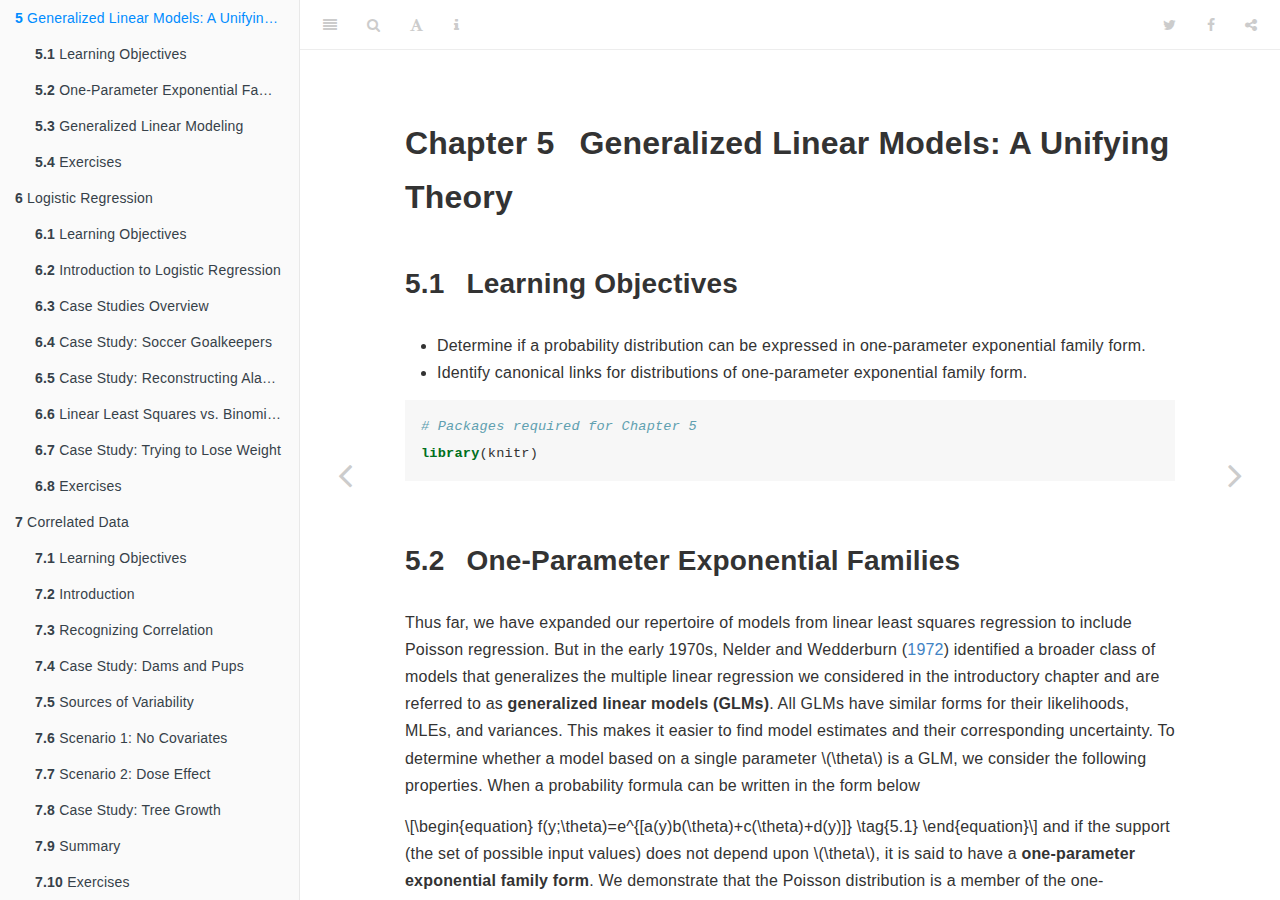
<file: docs/ch-glms.html>
<!DOCTYPE html>
<html lang="" xml:lang="">
<head>

  <meta charset="utf-8" />
  <meta http-equiv="X-UA-Compatible" content="IE=edge" />
  <title>Chapter 5 Generalized Linear Models: A Unifying Theory | Beyond Multiple Linear Regression</title>
  <meta name="description" content="An applied textbook on generalized linear models and multilevel models for advanced undergraduates, featuring many real, unique data sets. It is intended to be accessible to undergraduate students who have successfully completed a regression course. Even though there is no mathematical prerequisite, we still introduce fairly sophisticated topics such as likelihood theory, zero-inflated Poisson, and parametric bootstrapping in an intuitive and applied manner. We believe strongly in case studies featuring real data and real research questions; thus, most of the data in the textbook arises from collaborative research conducted by the authors and their students, or from student projects. Our goal is that, after working through this material, students will develop an expanded toolkit and a greater appreciation for the wider world of data and statistical modeling." />
  <meta name="generator" content="bookdown 0.19 and GitBook 2.6.7" />

  <meta property="og:title" content="Chapter 5 Generalized Linear Models: A Unifying Theory | Beyond Multiple Linear Regression" />
  <meta property="og:type" content="book" />
  
  <meta property="og:image" content="data/book_cover.jpg" />
  <meta property="og:description" content="An applied textbook on generalized linear models and multilevel models for advanced undergraduates, featuring many real, unique data sets. It is intended to be accessible to undergraduate students who have successfully completed a regression course. Even though there is no mathematical prerequisite, we still introduce fairly sophisticated topics such as likelihood theory, zero-inflated Poisson, and parametric bootstrapping in an intuitive and applied manner. We believe strongly in case studies featuring real data and real research questions; thus, most of the data in the textbook arises from collaborative research conducted by the authors and their students, or from student projects. Our goal is that, after working through this material, students will develop an expanded toolkit and a greater appreciation for the wider world of data and statistical modeling." />
  <meta name="github-repo" content="proback/BeyondMLR" />

  <meta name="twitter:card" content="summary" />
  <meta name="twitter:title" content="Chapter 5 Generalized Linear Models: A Unifying Theory | Beyond Multiple Linear Regression" />
  
  <meta name="twitter:description" content="An applied textbook on generalized linear models and multilevel models for advanced undergraduates, featuring many real, unique data sets. It is intended to be accessible to undergraduate students who have successfully completed a regression course. Even though there is no mathematical prerequisite, we still introduce fairly sophisticated topics such as likelihood theory, zero-inflated Poisson, and parametric bootstrapping in an intuitive and applied manner. We believe strongly in case studies featuring real data and real research questions; thus, most of the data in the textbook arises from collaborative research conducted by the authors and their students, or from student projects. Our goal is that, after working through this material, students will develop an expanded toolkit and a greater appreciation for the wider world of data and statistical modeling." />
  <meta name="twitter:image" content="data/book_cover.jpg" />

<meta name="author" content="Paul Roback and Julie Legler" />


<meta name="date" content="2021-01-13" />

  <meta name="viewport" content="width=device-width, initial-scale=1" />
  <meta name="apple-mobile-web-app-capable" content="yes" />
  <meta name="apple-mobile-web-app-status-bar-style" content="black" />
  
  
<link rel="prev" href="ch-poissonreg.html"/>
<link rel="next" href="ch-logreg.html"/>
<script src="libs/jquery/jquery.min.js"></script>
<link href="libs/gitbook/css/style.css" rel="stylesheet" />
<link href="libs/gitbook/css/plugin-table.css" rel="stylesheet" />
<link href="libs/gitbook/css/plugin-bookdown.css" rel="stylesheet" />
<link href="libs/gitbook/css/plugin-highlight.css" rel="stylesheet" />
<link href="libs/gitbook/css/plugin-search.css" rel="stylesheet" />
<link href="libs/gitbook/css/plugin-fontsettings.css" rel="stylesheet" />
<link href="libs/gitbook/css/plugin-clipboard.css" rel="stylesheet" />









<script src="libs/accessible-code-block/empty-anchor.js"></script>
<script src="libs/kePrint/kePrint.js"></script>


<style type="text/css">
code.sourceCode > span { display: inline-block; line-height: 1.25; }
code.sourceCode > span { color: inherit; text-decoration: inherit; }
code.sourceCode > span:empty { height: 1.2em; }
.sourceCode { overflow: visible; }
code.sourceCode { white-space: pre; position: relative; }
pre.sourceCode { margin: 0; }
@media screen {
div.sourceCode { overflow: auto; }
}
@media print {
code.sourceCode { white-space: pre-wrap; }
code.sourceCode > span { text-indent: -5em; padding-left: 5em; }
}
pre.numberSource code
  { counter-reset: source-line 0; }
pre.numberSource code > span
  { position: relative; left: -4em; counter-increment: source-line; }
pre.numberSource code > span > a:first-child::before
  { content: counter(source-line);
    position: relative; left: -1em; text-align: right; vertical-align: baseline;
    border: none; display: inline-block;
    -webkit-touch-callout: none; -webkit-user-select: none;
    -khtml-user-select: none; -moz-user-select: none;
    -ms-user-select: none; user-select: none;
    padding: 0 4px; width: 4em;
    color: #aaaaaa;
  }
pre.numberSource { margin-left: 3em; border-left: 1px solid #aaaaaa;  padding-left: 4px; }
div.sourceCode
  {   }
@media screen {
code.sourceCode > span > a:first-child::before { text-decoration: underline; }
}
code span.al { color: #ff0000; font-weight: bold; } /* Alert */
code span.an { color: #60a0b0; font-weight: bold; font-style: italic; } /* Annotation */
code span.at { color: #7d9029; } /* Attribute */
code span.bn { color: #40a070; } /* BaseN */
code span.bu { } /* BuiltIn */
code span.cf { color: #007020; font-weight: bold; } /* ControlFlow */
code span.ch { color: #4070a0; } /* Char */
code span.cn { color: #880000; } /* Constant */
code span.co { color: #60a0b0; font-style: italic; } /* Comment */
code span.cv { color: #60a0b0; font-weight: bold; font-style: italic; } /* CommentVar */
code span.do { color: #ba2121; font-style: italic; } /* Documentation */
code span.dt { color: #902000; } /* DataType */
code span.dv { color: #40a070; } /* DecVal */
code span.er { color: #ff0000; font-weight: bold; } /* Error */
code span.ex { } /* Extension */
code span.fl { color: #40a070; } /* Float */
code span.fu { color: #06287e; } /* Function */
code span.im { } /* Import */
code span.in { color: #60a0b0; font-weight: bold; font-style: italic; } /* Information */
code span.kw { color: #007020; font-weight: bold; } /* Keyword */
code span.op { color: #666666; } /* Operator */
code span.ot { color: #007020; } /* Other */
code span.pp { color: #bc7a00; } /* Preprocessor */
code span.sc { color: #4070a0; } /* SpecialChar */
code span.ss { color: #bb6688; } /* SpecialString */
code span.st { color: #4070a0; } /* String */
code span.va { color: #19177c; } /* Variable */
code span.vs { color: #4070a0; } /* VerbatimString */
code span.wa { color: #60a0b0; font-weight: bold; font-style: italic; } /* Warning */
</style>

<link rel="stylesheet" href="css\style.css" type="text/css" />
</head>

<body>



  <div class="book without-animation with-summary font-size-2 font-family-1" data-basepath=".">

    <div class="book-summary">
      <nav role="navigation">

<ul class="summary">
<li><a href="./">Beyond Multiple Linear Regression</a></li>

<li class="divider"></li>
<li class="chapter" data-level="" data-path="index.html"><a href="index.html"><i class="fa fa-check"></i>Preface</a><ul>
<li class="chapter" data-level="" data-path="index.html"><a href="index.html#description"><i class="fa fa-check"></i>Description</a></li>
<li class="chapter" data-level="" data-path="index.html"><a href="index.html#about-the-authors"><i class="fa fa-check"></i>About the Authors</a></li>
<li class="chapter" data-level="" data-path="index.html"><a href="index.html#versions-of-r-packages-used"><i class="fa fa-check"></i>Versions of R Packages Used</a></li>
</ul></li>
<li class="chapter" data-level="1" data-path="ch-MLRreview.html"><a href="ch-MLRreview.html"><i class="fa fa-check"></i><b>1</b> Review of Multiple Linear Regression</a><ul>
<li class="chapter" data-level="1.1" data-path="ch-MLRreview.html"><a href="ch-MLRreview.html#learning-objectives"><i class="fa fa-check"></i><b>1.1</b> Learning Objectives</a></li>
<li class="chapter" data-level="1.2" data-path="ch-MLRreview.html"><a href="ch-MLRreview.html#introduction-to-beyond-multiple-linear-regression"><i class="fa fa-check"></i><b>1.2</b> Introduction to Beyond Multiple Linear Regression</a></li>
<li class="chapter" data-level="1.3" data-path="ch-MLRreview.html"><a href="ch-MLRreview.html#assumptions-for-linear-least-squares-regression"><i class="fa fa-check"></i><b>1.3</b> Assumptions for Linear Least Squares Regression</a><ul>
<li class="chapter" data-level="1.3.1" data-path="ch-MLRreview.html"><a href="ch-MLRreview.html#cases-without-assumption-violations"><i class="fa fa-check"></i><b>1.3.1</b> Cases Without Assumption Violations</a></li>
<li class="chapter" data-level="1.3.2" data-path="ch-MLRreview.html"><a href="ch-MLRreview.html#cases-with-assumption-violations"><i class="fa fa-check"></i><b>1.3.2</b> Cases With Assumption Violations</a></li>
</ul></li>
<li class="chapter" data-level="1.4" data-path="ch-MLRreview.html"><a href="ch-MLRreview.html#review-of-multiple-linear-regression"><i class="fa fa-check"></i><b>1.4</b> Review of Multiple Linear Regression</a><ul>
<li class="chapter" data-level="1.4.1" data-path="ch-MLRreview.html"><a href="ch-MLRreview.html#cs:derby"><i class="fa fa-check"></i><b>1.4.1</b> Case Study: Kentucky Derby</a></li>
</ul></li>
<li class="chapter" data-level="1.5" data-path="ch-MLRreview.html"><a href="ch-MLRreview.html#explorech1"><i class="fa fa-check"></i><b>1.5</b> Initial Exploratory Analyses</a><ul>
<li class="chapter" data-level="1.5.1" data-path="ch-MLRreview.html"><a href="ch-MLRreview.html#data-organization"><i class="fa fa-check"></i><b>1.5.1</b> Data Organization</a></li>
<li class="chapter" data-level="1.5.2" data-path="ch-MLRreview.html"><a href="ch-MLRreview.html#univariate-summaries"><i class="fa fa-check"></i><b>1.5.2</b> Univariate Summaries</a></li>
<li class="chapter" data-level="1.5.3" data-path="ch-MLRreview.html"><a href="ch-MLRreview.html#bivariate-summaries"><i class="fa fa-check"></i><b>1.5.3</b> Bivariate Summaries</a></li>
</ul></li>
<li class="chapter" data-level="1.6" data-path="ch-MLRreview.html"><a href="ch-MLRreview.html#multreg"><i class="fa fa-check"></i><b>1.6</b> Multiple Linear Regression Modeling</a><ul>
<li class="chapter" data-level="1.6.1" data-path="ch-MLRreview.html"><a href="ch-MLRreview.html#SLRcontinuous"><i class="fa fa-check"></i><b>1.6.1</b> Simple Linear Regression with a Continuous Predictor</a></li>
<li class="chapter" data-level="1.6.2" data-path="ch-MLRreview.html"><a href="ch-MLRreview.html#linear-regression-with-a-binary-predictor"><i class="fa fa-check"></i><b>1.6.2</b> Linear Regression with a Binary Predictor</a></li>
<li class="chapter" data-level="1.6.3" data-path="ch-MLRreview.html"><a href="ch-MLRreview.html#multiple-linear-regression-with-two-predictors"><i class="fa fa-check"></i><b>1.6.3</b> Multiple Linear Regression with Two Predictors</a></li>
<li class="chapter" data-level="1.6.4" data-path="ch-MLRreview.html"><a href="ch-MLRreview.html#multreg-inference"><i class="fa fa-check"></i><b>1.6.4</b> Inference in Multiple Linear Regression: Normal Theory</a></li>
<li class="chapter" data-level="1.6.5" data-path="ch-MLRreview.html"><a href="ch-MLRreview.html#multreg-boot"><i class="fa fa-check"></i><b>1.6.5</b> Inference in Multiple Linear Regression: Bootstrapping</a></li>
<li class="chapter" data-level="1.6.6" data-path="ch-MLRreview.html"><a href="ch-MLRreview.html#multiple-linear-regression-with-an-interaction-term"><i class="fa fa-check"></i><b>1.6.6</b> Multiple Linear Regression with an Interaction Term</a></li>
<li class="chapter" data-level="1.6.7" data-path="ch-MLRreview.html"><a href="ch-MLRreview.html#multreg_build"><i class="fa fa-check"></i><b>1.6.7</b> Building a Multiple Linear Regression Model</a></li>
</ul></li>
<li class="chapter" data-level="1.7" data-path="ch-MLRreview.html"><a href="ch-MLRreview.html#preview-of-remaining-chapters"><i class="fa fa-check"></i><b>1.7</b> Preview of Remaining Chapters</a><ul>
<li class="chapter" data-level="1.7.1" data-path="ch-MLRreview.html"><a href="ch-MLRreview.html#soccer"><i class="fa fa-check"></i><b>1.7.1</b> Soccer</a></li>
<li class="chapter" data-level="1.7.2" data-path="ch-MLRreview.html"><a href="ch-MLRreview.html#elephant-mating"><i class="fa fa-check"></i><b>1.7.2</b> Elephant Mating</a></li>
<li class="chapter" data-level="1.7.3" data-path="ch-MLRreview.html"><a href="ch-MLRreview.html#parenting-and-gang-activity"><i class="fa fa-check"></i><b>1.7.3</b> Parenting and Gang Activity</a></li>
<li class="chapter" data-level="1.7.4" data-path="ch-MLRreview.html"><a href="ch-MLRreview.html#crime"><i class="fa fa-check"></i><b>1.7.4</b> Crime</a></li>
</ul></li>
<li class="chapter" data-level="1.8" data-path="ch-MLRreview.html"><a href="ch-MLRreview.html#exercises"><i class="fa fa-check"></i><b>1.8</b> Exercises</a><ul>
<li class="chapter" data-level="1.8.1" data-path="ch-MLRreview.html"><a href="ch-MLRreview.html#conceptual-exercises"><i class="fa fa-check"></i><b>1.8.1</b> Conceptual Exercises</a></li>
<li class="chapter" data-level="1.8.2" data-path="ch-MLRreview.html"><a href="ch-MLRreview.html#guided-exercises"><i class="fa fa-check"></i><b>1.8.2</b> Guided Exercises</a></li>
<li class="chapter" data-level="1.8.3" data-path="ch-MLRreview.html"><a href="ch-MLRreview.html#open-ended-exercises"><i class="fa fa-check"></i><b>1.8.3</b> Open-Ended Exercises</a></li>
</ul></li>
</ul></li>
<li class="chapter" data-level="2" data-path="ch-beyondmost.html"><a href="ch-beyondmost.html"><i class="fa fa-check"></i><b>2</b> Beyond Least Squares: Using Likelihoods</a><ul>
<li class="chapter" data-level="2.1" data-path="ch-beyondmost.html"><a href="ch-beyondmost.html#learning-objectives-1"><i class="fa fa-check"></i><b>2.1</b> Learning Objectives</a></li>
<li class="chapter" data-level="2.2" data-path="ch-beyondmost.html"><a href="ch-beyondmost.html#case-study-does-sex-run-in-families"><i class="fa fa-check"></i><b>2.2</b> Case Study: Does Sex Run in Families?</a><ul>
<li class="chapter" data-level="2.2.1" data-path="ch-beyondmost.html"><a href="ch-beyondmost.html#research-questions"><i class="fa fa-check"></i><b>2.2.1</b> Research Questions</a></li>
</ul></li>
<li class="chapter" data-level="2.3" data-path="ch-beyondmost.html"><a href="ch-beyondmost.html#model-0-sex-unconditional-equal-probabilities"><i class="fa fa-check"></i><b>2.3</b> Model 0: Sex Unconditional, Equal Probabilities</a></li>
<li class="chapter" data-level="2.4" data-path="ch-beyondmost.html"><a href="ch-beyondmost.html#sex_unconditional_model"><i class="fa fa-check"></i><b>2.4</b> Model 1: Sex Unconditional, Unequal Probabilities</a><ul>
<li class="chapter" data-level="2.4.1" data-path="ch-beyondmost.html"><a href="ch-beyondmost.html#what-is-a-likelihood"><i class="fa fa-check"></i><b>2.4.1</b> What Is a Likelihood?</a></li>
<li class="chapter" data-level="2.4.2" data-path="ch-beyondmost.html"><a href="ch-beyondmost.html#findMLE.sec"><i class="fa fa-check"></i><b>2.4.2</b> Finding MLEs</a></li>
<li class="chapter" data-level="2.4.3" data-path="ch-beyondmost.html"><a href="ch-beyondmost.html#summary"><i class="fa fa-check"></i><b>2.4.3</b> Summary</a></li>
<li class="chapter" data-level="2.4.4" data-path="ch-beyondmost.html"><a href="ch-beyondmost.html#is-a-likelihood-a-probability-function-optional"><i class="fa fa-check"></i><b>2.4.4</b> Is a Likelihood a Probability Function? (optional)</a></li>
</ul></li>
<li class="chapter" data-level="2.5" data-path="ch-beyondmost.html"><a href="ch-beyondmost.html#sex_conditional.sec"><i class="fa fa-check"></i><b>2.5</b> Model 2: Sex Conditional</a><ul>
<li class="chapter" data-level="2.5.1" data-path="ch-beyondmost.html"><a href="ch-beyondmost.html#model-specification"><i class="fa fa-check"></i><b>2.5.1</b> Model Specification</a></li>
<li class="chapter" data-level="2.5.2" data-path="ch-beyondmost.html"><a href="ch-beyondmost.html#application-to-hypothetical-data"><i class="fa fa-check"></i><b>2.5.2</b> Application to Hypothetical Data</a></li>
</ul></li>
<li class="chapter" data-level="2.6" data-path="ch-beyondmost.html"><a href="ch-beyondmost.html#case-study-analysis-of-the-nlsy-data"><i class="fa fa-check"></i><b>2.6</b> Case Study: Analysis of the NLSY Data</a><ul>
<li class="chapter" data-level="2.6.1" data-path="ch-beyondmost.html"><a href="ch-beyondmost.html#model-building-plan"><i class="fa fa-check"></i><b>2.6.1</b> Model Building Plan</a></li>
<li class="chapter" data-level="2.6.2" data-path="ch-beyondmost.html"><a href="ch-beyondmost.html#EDA.sec"><i class="fa fa-check"></i><b>2.6.2</b> Exploratory Data Analysis</a></li>
<li class="chapter" data-level="2.6.3" data-path="ch-beyondmost.html"><a href="ch-beyondmost.html#likelihood-for-the-sex-unconditional-model"><i class="fa fa-check"></i><b>2.6.3</b> Likelihood for the Sex Unconditional Model</a></li>
<li class="chapter" data-level="2.6.4" data-path="ch-beyondmost.html"><a href="ch-beyondmost.html#sex-cond-lik"><i class="fa fa-check"></i><b>2.6.4</b> Likelihood for the Sex Conditional Model</a></li>
<li class="chapter" data-level="2.6.5" data-path="ch-beyondmost.html"><a href="ch-beyondmost.html#sec-lrtest"><i class="fa fa-check"></i><b>2.6.5</b> Model Comparisons</a></li>
</ul></li>
<li class="chapter" data-level="2.7" data-path="ch-beyondmost.html"><a href="ch-beyondmost.html#model-3-stopping-rule-model-waiting-for-a-boy"><i class="fa fa-check"></i><b>2.7</b> Model 3: Stopping Rule Model (waiting for a boy)</a><ul>
<li class="chapter" data-level="2.7.1" data-path="ch-beyondmost.html"><a href="ch-beyondmost.html#non-nested-models"><i class="fa fa-check"></i><b>2.7.1</b> Non-nested Models</a></li>
</ul></li>
<li class="chapter" data-level="2.8" data-path="ch-beyondmost.html"><a href="ch-beyondmost.html#summary-of-model-building"><i class="fa fa-check"></i><b>2.8</b> Summary of Model Building</a></li>
<li class="chapter" data-level="2.9" data-path="ch-beyondmost.html"><a href="ch-beyondmost.html#likelihood-based-methods"><i class="fa fa-check"></i><b>2.9</b> Likelihood-Based Methods</a></li>
<li class="chapter" data-level="2.10" data-path="ch-beyondmost.html"><a href="ch-beyondmost.html#likelihoods-and-this-course"><i class="fa fa-check"></i><b>2.10</b> Likelihoods and This Course</a></li>
<li class="chapter" data-level="2.11" data-path="ch-beyondmost.html"><a href="ch-beyondmost.html#exercises-1"><i class="fa fa-check"></i><b>2.11</b> Exercises</a><ul>
<li class="chapter" data-level="2.11.1" data-path="ch-beyondmost.html"><a href="ch-beyondmost.html#conceptual-exercises-1"><i class="fa fa-check"></i><b>2.11.1</b> Conceptual Exercises</a></li>
<li class="chapter" data-level="2.11.2" data-path="ch-beyondmost.html"><a href="ch-beyondmost.html#guided-exercises-1"><i class="fa fa-check"></i><b>2.11.2</b> Guided Exercises</a></li>
<li class="chapter" data-level="2.11.3" data-path="ch-beyondmost.html"><a href="ch-beyondmost.html#open-ended-exercises-1"><i class="fa fa-check"></i><b>2.11.3</b> Open-Ended Exercises</a></li>
</ul></li>
</ul></li>
<li class="chapter" data-level="3" data-path="ch-distthry.html"><a href="ch-distthry.html"><i class="fa fa-check"></i><b>3</b> Distribution Theory</a><ul>
<li class="chapter" data-level="3.1" data-path="ch-distthry.html"><a href="ch-distthry.html#learning-objectives-2"><i class="fa fa-check"></i><b>3.1</b> Learning Objectives</a></li>
<li class="chapter" data-level="3.2" data-path="ch-distthry.html"><a href="ch-distthry.html#introduction"><i class="fa fa-check"></i><b>3.2</b> Introduction</a></li>
<li class="chapter" data-level="3.3" data-path="ch-distthry.html"><a href="ch-distthry.html#discrete-random-variables"><i class="fa fa-check"></i><b>3.3</b> Discrete Random Variables</a><ul>
<li class="chapter" data-level="3.3.1" data-path="ch-distthry.html"><a href="ch-distthry.html#sec-binary"><i class="fa fa-check"></i><b>3.3.1</b> Binary Random Variable</a></li>
<li class="chapter" data-level="3.3.2" data-path="ch-distthry.html"><a href="ch-distthry.html#sec-binomial"><i class="fa fa-check"></i><b>3.3.2</b> Binomial Random Variable</a></li>
<li class="chapter" data-level="3.3.3" data-path="ch-distthry.html"><a href="ch-distthry.html#geometric-random-variable"><i class="fa fa-check"></i><b>3.3.3</b> Geometric Random Variable</a></li>
<li class="chapter" data-level="3.3.4" data-path="ch-distthry.html"><a href="ch-distthry.html#negative-binomial-random-variable"><i class="fa fa-check"></i><b>3.3.4</b> Negative Binomial Random Variable</a></li>
<li class="chapter" data-level="3.3.5" data-path="ch-distthry.html"><a href="ch-distthry.html#hypergeometric-random-variable"><i class="fa fa-check"></i><b>3.3.5</b> Hypergeometric Random Variable</a></li>
<li class="chapter" data-level="3.3.6" data-path="ch-distthry.html"><a href="ch-distthry.html#poisson-random-variable"><i class="fa fa-check"></i><b>3.3.6</b> Poisson Random Variable</a></li>
</ul></li>
<li class="chapter" data-level="3.4" data-path="ch-distthry.html"><a href="ch-distthry.html#continuous-random-variables"><i class="fa fa-check"></i><b>3.4</b> Continuous Random Variables</a><ul>
<li class="chapter" data-level="3.4.1" data-path="ch-distthry.html"><a href="ch-distthry.html#exponential-random-variable"><i class="fa fa-check"></i><b>3.4.1</b> Exponential Random Variable</a></li>
<li class="chapter" data-level="3.4.2" data-path="ch-distthry.html"><a href="ch-distthry.html#gamma-random-variable"><i class="fa fa-check"></i><b>3.4.2</b> Gamma Random Variable</a></li>
<li class="chapter" data-level="3.4.3" data-path="ch-distthry.html"><a href="ch-distthry.html#normal-gaussian-random-variable"><i class="fa fa-check"></i><b>3.4.3</b> Normal (Gaussian) Random Variable</a></li>
<li class="chapter" data-level="3.4.4" data-path="ch-distthry.html"><a href="ch-distthry.html#beta-random-variable"><i class="fa fa-check"></i><b>3.4.4</b> Beta Random Variable</a></li>
</ul></li>
<li class="chapter" data-level="3.5" data-path="ch-distthry.html"><a href="ch-distthry.html#distributions-used-in-testing"><i class="fa fa-check"></i><b>3.5</b> Distributions Used in Testing</a><ul>
<li class="chapter" data-level="3.5.1" data-path="ch-distthry.html"><a href="ch-distthry.html#chi2-distribution"><i class="fa fa-check"></i><b>3.5.1</b> <span class="math inline">\(\chi^2\)</span> Distribution</a></li>
<li class="chapter" data-level="3.5.2" data-path="ch-distthry.html"><a href="ch-distthry.html#students-t-distribution"><i class="fa fa-check"></i><b>3.5.2</b> Student’s <span class="math inline">\(t\)</span>-Distribution</a></li>
<li class="chapter" data-level="3.5.3" data-path="ch-distthry.html"><a href="ch-distthry.html#f-distribution"><i class="fa fa-check"></i><b>3.5.3</b> <span class="math inline">\(F\)</span>-Distribution</a></li>
</ul></li>
<li class="chapter" data-level="3.6" data-path="ch-distthry.html"><a href="ch-distthry.html#additional-resources"><i class="fa fa-check"></i><b>3.6</b> Additional Resources</a></li>
<li class="chapter" data-level="3.7" data-path="ch-distthry.html"><a href="ch-distthry.html#exercises-2"><i class="fa fa-check"></i><b>3.7</b> Exercises</a><ul>
<li class="chapter" data-level="3.7.1" data-path="ch-distthry.html"><a href="ch-distthry.html#conceptual-exercises-2"><i class="fa fa-check"></i><b>3.7.1</b> Conceptual Exercises</a></li>
<li class="chapter" data-level="3.7.2" data-path="ch-distthry.html"><a href="ch-distthry.html#guided-exercises-2"><i class="fa fa-check"></i><b>3.7.2</b> Guided Exercises</a></li>
</ul></li>
</ul></li>
<li class="chapter" data-level="4" data-path="ch-poissonreg.html"><a href="ch-poissonreg.html"><i class="fa fa-check"></i><b>4</b> Poisson Regression</a><ul>
<li class="chapter" data-level="4.1" data-path="ch-poissonreg.html"><a href="ch-poissonreg.html#learning-objectives-3"><i class="fa fa-check"></i><b>4.1</b> Learning Objectives</a></li>
<li class="chapter" data-level="4.2" data-path="ch-poissonreg.html"><a href="ch-poissonreg.html#introduction-to-poisson-regression"><i class="fa fa-check"></i><b>4.2</b> Introduction to Poisson Regression</a><ul>
<li class="chapter" data-level="4.2.1" data-path="ch-poissonreg.html"><a href="ch-poissonreg.html#poisson-regression-assumptions"><i class="fa fa-check"></i><b>4.2.1</b> Poisson Regression Assumptions</a></li>
<li class="chapter" data-level="4.2.2" data-path="ch-poissonreg.html"><a href="ch-poissonreg.html#a-graphical-look-at-poisson-regression"><i class="fa fa-check"></i><b>4.2.2</b> A Graphical Look at Poisson Regression</a></li>
</ul></li>
<li class="chapter" data-level="4.3" data-path="ch-poissonreg.html"><a href="ch-poissonreg.html#case-studies-overview"><i class="fa fa-check"></i><b>4.3</b> Case Studies Overview</a></li>
<li class="chapter" data-level="4.4" data-path="ch-poissonreg.html"><a href="ch-poissonreg.html#cs-philippines"><i class="fa fa-check"></i><b>4.4</b> Case Study: Household Size in the Philippines</a><ul>
<li class="chapter" data-level="4.4.1" data-path="ch-poissonreg.html"><a href="ch-poissonreg.html#organizedata4"><i class="fa fa-check"></i><b>4.4.1</b> Data Organization</a></li>
<li class="chapter" data-level="4.4.2" data-path="ch-poissonreg.html"><a href="ch-poissonreg.html#exploreHH"><i class="fa fa-check"></i><b>4.4.2</b> Exploratory Data Analyses</a></li>
<li class="chapter" data-level="4.4.3" data-path="ch-poissonreg.html"><a href="ch-poissonreg.html#sec-PoisInference"><i class="fa fa-check"></i><b>4.4.3</b> Estimation and Inference</a></li>
<li class="chapter" data-level="4.4.4" data-path="ch-poissonreg.html"><a href="ch-poissonreg.html#sec-Devtocompare"><i class="fa fa-check"></i><b>4.4.4</b> Using Deviances to Compare Models</a></li>
<li class="chapter" data-level="4.4.5" data-path="ch-poissonreg.html"><a href="ch-poissonreg.html#likelihood.sec"><i class="fa fa-check"></i><b>4.4.5</b> Using Likelihoods to Fit Models (optional)</a></li>
<li class="chapter" data-level="4.4.6" data-path="ch-poissonreg.html"><a href="ch-poissonreg.html#second-order-model"><i class="fa fa-check"></i><b>4.4.6</b> Second Order Model</a></li>
<li class="chapter" data-level="4.4.7" data-path="ch-poissonreg.html"><a href="ch-poissonreg.html#adding-a-covariate"><i class="fa fa-check"></i><b>4.4.7</b> Adding a Covariate</a></li>
<li class="chapter" data-level="4.4.8" data-path="ch-poissonreg.html"><a href="ch-poissonreg.html#sec-PoisResid"><i class="fa fa-check"></i><b>4.4.8</b> Residuals for Poisson Models (optional)</a></li>
<li class="chapter" data-level="4.4.9" data-path="ch-poissonreg.html"><a href="ch-poissonreg.html#sec-PoisGOF"><i class="fa fa-check"></i><b>4.4.9</b> Goodness-of-Fit</a></li>
</ul></li>
<li class="chapter" data-level="4.5" data-path="ch-poissonreg.html"><a href="ch-poissonreg.html#linear-least-squares-vs.-poisson-regression"><i class="fa fa-check"></i><b>4.5</b> Linear Least Squares  vs. Poisson Regression </a></li>
<li class="chapter" data-level="4.6" data-path="ch-poissonreg.html"><a href="ch-poissonreg.html#case-study-campus-crime"><i class="fa fa-check"></i><b>4.6</b> Case Study: Campus Crime</a><ul>
<li class="chapter" data-level="4.6.1" data-path="ch-poissonreg.html"><a href="ch-poissonreg.html#data-organization-1"><i class="fa fa-check"></i><b>4.6.1</b> Data Organization</a></li>
<li class="chapter" data-level="4.6.2" data-path="ch-poissonreg.html"><a href="ch-poissonreg.html#exploratory-data-analysis"><i class="fa fa-check"></i><b>4.6.2</b> Exploratory Data Analysis</a></li>
<li class="chapter" data-level="4.6.3" data-path="ch-poissonreg.html"><a href="ch-poissonreg.html#accounting-for-enrollment"><i class="fa fa-check"></i><b>4.6.3</b> Accounting for Enrollment</a></li>
</ul></li>
<li class="chapter" data-level="4.7" data-path="ch-poissonreg.html"><a href="ch-poissonreg.html#modeling-assumptions"><i class="fa fa-check"></i><b>4.7</b> Modeling Assumptions</a></li>
<li class="chapter" data-level="4.8" data-path="ch-poissonreg.html"><a href="ch-poissonreg.html#initial-models"><i class="fa fa-check"></i><b>4.8</b> Initial Models</a><ul>
<li class="chapter" data-level="4.8.1" data-path="ch-poissonreg.html"><a href="ch-poissonreg.html#tukeys-honestly-significant-differences"><i class="fa fa-check"></i><b>4.8.1</b> Tukey’s Honestly Significant Differences</a></li>
</ul></li>
<li class="chapter" data-level="4.9" data-path="ch-poissonreg.html"><a href="ch-poissonreg.html#sec-overdispPois"><i class="fa fa-check"></i><b>4.9</b> Overdispersion</a><ul>
<li class="chapter" data-level="4.9.1" data-path="ch-poissonreg.html"><a href="ch-poissonreg.html#dispersion-parameter-adjustment"><i class="fa fa-check"></i><b>4.9.1</b> Dispersion Parameter Adjustment</a></li>
<li class="chapter" data-level="4.9.2" data-path="ch-poissonreg.html"><a href="ch-poissonreg.html#no-dispersion-vs.-overdispersion"><i class="fa fa-check"></i><b>4.9.2</b> No Dispersion vs. Overdispersion</a></li>
<li class="chapter" data-level="4.9.3" data-path="ch-poissonreg.html"><a href="ch-poissonreg.html#negative-binomial-modeling"><i class="fa fa-check"></i><b>4.9.3</b> Negative Binomial Modeling</a></li>
</ul></li>
<li class="chapter" data-level="4.10" data-path="ch-poissonreg.html"><a href="ch-poissonreg.html#cs:drinking"><i class="fa fa-check"></i><b>4.10</b> Case Study: Weekend Drinking</a><ul>
<li class="chapter" data-level="4.10.1" data-path="ch-poissonreg.html"><a href="ch-poissonreg.html#research-question"><i class="fa fa-check"></i><b>4.10.1</b> Research Question</a></li>
<li class="chapter" data-level="4.10.2" data-path="ch-poissonreg.html"><a href="ch-poissonreg.html#data-organization-2"><i class="fa fa-check"></i><b>4.10.2</b> Data Organization</a></li>
<li class="chapter" data-level="4.10.3" data-path="ch-poissonreg.html"><a href="ch-poissonreg.html#exploratory-data-analysis-1"><i class="fa fa-check"></i><b>4.10.3</b> Exploratory Data Analysis</a></li>
<li class="chapter" data-level="4.10.4" data-path="ch-poissonreg.html"><a href="ch-poissonreg.html#modeling"><i class="fa fa-check"></i><b>4.10.4</b> Modeling</a></li>
<li class="chapter" data-level="4.10.5" data-path="ch-poissonreg.html"><a href="ch-poissonreg.html#fitting-a-zip-model"><i class="fa fa-check"></i><b>4.10.5</b> Fitting a ZIP Model</a></li>
<li class="chapter" data-level="4.10.6" data-path="ch-poissonreg.html"><a href="ch-poissonreg.html#the-vuong-test-optional"><i class="fa fa-check"></i><b>4.10.6</b> The Vuong Test (optional)</a></li>
<li class="chapter" data-level="4.10.7" data-path="ch-poissonreg.html"><a href="ch-poissonreg.html#residual-plot"><i class="fa fa-check"></i><b>4.10.7</b> Residual Plot</a></li>
<li class="chapter" data-level="4.10.8" data-path="ch-poissonreg.html"><a href="ch-poissonreg.html#limitations"><i class="fa fa-check"></i><b>4.10.8</b> Limitations</a></li>
</ul></li>
<li class="chapter" data-level="4.11" data-path="ch-poissonreg.html"><a href="ch-poissonreg.html#exercises-3"><i class="fa fa-check"></i><b>4.11</b> Exercises</a><ul>
<li class="chapter" data-level="4.11.1" data-path="ch-poissonreg.html"><a href="ch-poissonreg.html#exer:concept"><i class="fa fa-check"></i><b>4.11.1</b> Conceptual Exercises</a></li>
<li class="chapter" data-level="4.11.2" data-path="ch-poissonreg.html"><a href="ch-poissonreg.html#guided-exercises-3"><i class="fa fa-check"></i><b>4.11.2</b> Guided Exercises</a></li>
<li class="chapter" data-level="4.11.3" data-path="ch-poissonreg.html"><a href="ch-poissonreg.html#open-ended-exercises-2"><i class="fa fa-check"></i><b>4.11.3</b> Open-Ended Exercises</a></li>
</ul></li>
</ul></li>
<li class="chapter" data-level="5" data-path="ch-glms.html"><a href="ch-glms.html"><i class="fa fa-check"></i><b>5</b> Generalized Linear Models: A Unifying Theory</a><ul>
<li class="chapter" data-level="5.1" data-path="ch-glms.html"><a href="ch-glms.html#learning-objectives-4"><i class="fa fa-check"></i><b>5.1</b> Learning Objectives</a></li>
<li class="chapter" data-level="5.2" data-path="ch-glms.html"><a href="ch-glms.html#one-parameter-exponential-families"><i class="fa fa-check"></i><b>5.2</b> One-Parameter Exponential Families</a><ul>
<li class="chapter" data-level="5.2.1" data-path="ch-glms.html"><a href="ch-glms.html#one-parameter-exponential-family-poisson"><i class="fa fa-check"></i><b>5.2.1</b> One-Parameter Exponential Family: Poisson</a></li>
<li class="chapter" data-level="5.2.2" data-path="ch-glms.html"><a href="ch-glms.html#one-parameter-exponential-family-normal"><i class="fa fa-check"></i><b>5.2.2</b> One-Parameter Exponential Family: Normal</a></li>
</ul></li>
<li class="chapter" data-level="5.3" data-path="ch-glms.html"><a href="ch-glms.html#generalized-linear-modeling"><i class="fa fa-check"></i><b>5.3</b> Generalized Linear Modeling</a></li>
<li class="chapter" data-level="5.4" data-path="ch-glms.html"><a href="ch-glms.html#exercises-4"><i class="fa fa-check"></i><b>5.4</b> Exercises</a></li>
</ul></li>
<li class="chapter" data-level="6" data-path="ch-logreg.html"><a href="ch-logreg.html"><i class="fa fa-check"></i><b>6</b> Logistic Regression</a><ul>
<li class="chapter" data-level="6.1" data-path="ch-logreg.html"><a href="ch-logreg.html#learning-objectives-5"><i class="fa fa-check"></i><b>6.1</b> Learning Objectives</a></li>
<li class="chapter" data-level="6.2" data-path="ch-logreg.html"><a href="ch-logreg.html#introduction-to-logistic-regression"><i class="fa fa-check"></i><b>6.2</b> Introduction to Logistic Regression</a><ul>
<li class="chapter" data-level="6.2.1" data-path="ch-logreg.html"><a href="ch-logreg.html#logistic-regression-assumptions"><i class="fa fa-check"></i><b>6.2.1</b> Logistic Regression Assumptions</a></li>
<li class="chapter" data-level="6.2.2" data-path="ch-logreg.html"><a href="ch-logreg.html#a-graphical-look-at-logistic-regression"><i class="fa fa-check"></i><b>6.2.2</b> A Graphical Look at Logistic Regression</a></li>
</ul></li>
<li class="chapter" data-level="6.3" data-path="ch-logreg.html"><a href="ch-logreg.html#case-studies-overview-1"><i class="fa fa-check"></i><b>6.3</b> Case Studies Overview</a></li>
<li class="chapter" data-level="6.4" data-path="ch-logreg.html"><a href="ch-logreg.html#case-study-soccer-goalkeepers"><i class="fa fa-check"></i><b>6.4</b> Case Study: Soccer Goalkeepers</a><ul>
<li class="chapter" data-level="6.4.1" data-path="ch-logreg.html"><a href="ch-logreg.html#modeling-odds"><i class="fa fa-check"></i><b>6.4.1</b> Modeling Odds</a></li>
<li class="chapter" data-level="6.4.2" data-path="ch-logreg.html"><a href="ch-logreg.html#logistic-regression-models-for-binomial-responses"><i class="fa fa-check"></i><b>6.4.2</b> Logistic Regression Models for Binomial Responses</a></li>
<li class="chapter" data-level="6.4.3" data-path="ch-logreg.html"><a href="ch-logreg.html#theoretical-rationale-optional"><i class="fa fa-check"></i><b>6.4.3</b> Theoretical Rationale (optional)</a></li>
</ul></li>
<li class="chapter" data-level="6.5" data-path="ch-logreg.html"><a href="ch-logreg.html#case-study-reconstructing-alabama"><i class="fa fa-check"></i><b>6.5</b> Case Study: Reconstructing Alabama</a><ul>
<li class="chapter" data-level="6.5.1" data-path="ch-logreg.html"><a href="ch-logreg.html#data-organization-3"><i class="fa fa-check"></i><b>6.5.1</b> Data Organization</a></li>
<li class="chapter" data-level="6.5.2" data-path="ch-logreg.html"><a href="ch-logreg.html#exploratory-analyses"><i class="fa fa-check"></i><b>6.5.2</b> Exploratory Analyses</a></li>
<li class="chapter" data-level="6.5.3" data-path="ch-logreg.html"><a href="ch-logreg.html#initial-models-1"><i class="fa fa-check"></i><b>6.5.3</b> Initial Models</a></li>
<li class="chapter" data-level="6.5.4" data-path="ch-logreg.html"><a href="ch-logreg.html#sec-logisticInf"><i class="fa fa-check"></i><b>6.5.4</b> Tests for Significance of Model Coefficients</a></li>
<li class="chapter" data-level="6.5.5" data-path="ch-logreg.html"><a href="ch-logreg.html#confidence-intervals-for-model-coefficients"><i class="fa fa-check"></i><b>6.5.5</b> Confidence Intervals for Model Coefficients</a></li>
<li class="chapter" data-level="6.5.6" data-path="ch-logreg.html"><a href="ch-logreg.html#testing-for-goodness-of-fit"><i class="fa fa-check"></i><b>6.5.6</b> Testing for Goodness-of-Fit</a></li>
<li class="chapter" data-level="6.5.7" data-path="ch-logreg.html"><a href="ch-logreg.html#residuals-for-binomial-regression"><i class="fa fa-check"></i><b>6.5.7</b> Residuals for Binomial Regression</a></li>
<li class="chapter" data-level="6.5.8" data-path="ch-logreg.html"><a href="ch-logreg.html#sec-logOverdispersion"><i class="fa fa-check"></i><b>6.5.8</b> Overdispersion</a></li>
<li class="chapter" data-level="6.5.9" data-path="ch-logreg.html"><a href="ch-logreg.html#summary-1"><i class="fa fa-check"></i><b>6.5.9</b> Summary</a></li>
</ul></li>
<li class="chapter" data-level="6.6" data-path="ch-logreg.html"><a href="ch-logreg.html#linear-least-squares-vs.-binomial-regression"><i class="fa fa-check"></i><b>6.6</b> Linear Least Squares  vs. Binomial Regression </a></li>
<li class="chapter" data-level="6.7" data-path="ch-logreg.html"><a href="ch-logreg.html#case-study-trying-to-lose-weight"><i class="fa fa-check"></i><b>6.7</b> Case Study: Trying to Lose Weight</a><ul>
<li class="chapter" data-level="6.7.1" data-path="ch-logreg.html"><a href="ch-logreg.html#data-organization-4"><i class="fa fa-check"></i><b>6.7.1</b> Data Organization</a></li>
<li class="chapter" data-level="6.7.2" data-path="ch-logreg.html"><a href="ch-logreg.html#exploratory-data-analysis-2"><i class="fa fa-check"></i><b>6.7.2</b> Exploratory Data Analysis</a></li>
<li class="chapter" data-level="6.7.3" data-path="ch-logreg.html"><a href="ch-logreg.html#initial-models-2"><i class="fa fa-check"></i><b>6.7.3</b> Initial Models</a></li>
<li class="chapter" data-level="6.7.4" data-path="ch-logreg.html"><a href="ch-logreg.html#drop-in-deviance-tests"><i class="fa fa-check"></i><b>6.7.4</b> Drop-in-Deviance Tests</a></li>
<li class="chapter" data-level="6.7.5" data-path="ch-logreg.html"><a href="ch-logreg.html#model-discussion-and-summary"><i class="fa fa-check"></i><b>6.7.5</b> Model Discussion and Summary</a></li>
</ul></li>
<li class="chapter" data-level="6.8" data-path="ch-logreg.html"><a href="ch-logreg.html#exercises-5"><i class="fa fa-check"></i><b>6.8</b> Exercises</a><ul>
<li class="chapter" data-level="6.8.1" data-path="ch-logreg.html"><a href="ch-logreg.html#conceptual-exercises-3"><i class="fa fa-check"></i><b>6.8.1</b> Conceptual Exercises</a></li>
<li class="chapter" data-level="6.8.2" data-path="ch-logreg.html"><a href="ch-logreg.html#guided-exercises-4"><i class="fa fa-check"></i><b>6.8.2</b> Guided Exercises</a></li>
<li class="chapter" data-level="6.8.3" data-path="ch-logreg.html"><a href="ch-logreg.html#open-ended-exercises-3"><i class="fa fa-check"></i><b>6.8.3</b> Open-Ended Exercises</a></li>
</ul></li>
</ul></li>
<li class="chapter" data-level="7" data-path="ch-corrdata.html"><a href="ch-corrdata.html"><i class="fa fa-check"></i><b>7</b> Correlated Data</a><ul>
<li class="chapter" data-level="7.1" data-path="ch-corrdata.html"><a href="ch-corrdata.html#learning-objectives-6"><i class="fa fa-check"></i><b>7.1</b> Learning Objectives</a></li>
<li class="chapter" data-level="7.2" data-path="ch-corrdata.html"><a href="ch-corrdata.html#introduction-1"><i class="fa fa-check"></i><b>7.2</b> Introduction</a></li>
<li class="chapter" data-level="7.3" data-path="ch-corrdata.html"><a href="ch-corrdata.html#recognizing-correlation"><i class="fa fa-check"></i><b>7.3</b> Recognizing Correlation</a></li>
<li class="chapter" data-level="7.4" data-path="ch-corrdata.html"><a href="ch-corrdata.html#case-study-dams-and-pups"><i class="fa fa-check"></i><b>7.4</b> Case Study: Dams and Pups</a></li>
<li class="chapter" data-level="7.5" data-path="ch-corrdata.html"><a href="ch-corrdata.html#sources-of-variability"><i class="fa fa-check"></i><b>7.5</b> Sources of Variability</a></li>
<li class="chapter" data-level="7.6" data-path="ch-corrdata.html"><a href="ch-corrdata.html#scenario-1-no-covariates"><i class="fa fa-check"></i><b>7.6</b> Scenario 1: No Covariates</a></li>
<li class="chapter" data-level="7.7" data-path="ch-corrdata.html"><a href="ch-corrdata.html#scenario-2-dose-effect"><i class="fa fa-check"></i><b>7.7</b> Scenario 2: Dose Effect</a></li>
<li class="chapter" data-level="7.8" data-path="ch-corrdata.html"><a href="ch-corrdata.html#case-study-tree-growth"><i class="fa fa-check"></i><b>7.8</b> Case Study: Tree Growth</a><ul>
<li class="chapter" data-level="7.8.1" data-path="ch-corrdata.html"><a href="ch-corrdata.html#format-of-the-data-set"><i class="fa fa-check"></i><b>7.8.1</b> Format of the Data Set</a></li>
<li class="chapter" data-level="7.8.2" data-path="ch-corrdata.html"><a href="ch-corrdata.html#sources-of-variability-1"><i class="fa fa-check"></i><b>7.8.2</b> Sources of Variability</a></li>
<li class="chapter" data-level="7.8.3" data-path="ch-corrdata.html"><a href="ch-corrdata.html#analysis-preview-accounting-for-correlation"><i class="fa fa-check"></i><b>7.8.3</b> Analysis Preview: Accounting for Correlation</a></li>
</ul></li>
<li class="chapter" data-level="7.9" data-path="ch-corrdata.html"><a href="ch-corrdata.html#summary-2"><i class="fa fa-check"></i><b>7.9</b> Summary</a></li>
<li class="chapter" data-level="7.10" data-path="ch-corrdata.html"><a href="ch-corrdata.html#exercises-6"><i class="fa fa-check"></i><b>7.10</b> Exercises</a><ul>
<li class="chapter" data-level="7.10.1" data-path="ch-corrdata.html"><a href="ch-corrdata.html#conceptual-exercises-4"><i class="fa fa-check"></i><b>7.10.1</b> Conceptual Exercises</a></li>
<li class="chapter" data-level="7.10.2" data-path="ch-corrdata.html"><a href="ch-corrdata.html#guided-exercises-5"><i class="fa fa-check"></i><b>7.10.2</b> Guided Exercises</a></li>
<li class="chapter" data-level="7.10.3" data-path="ch-corrdata.html"><a href="ch-corrdata.html#note-on-correlated-binary-outcomes"><i class="fa fa-check"></i><b>7.10.3</b> Note on Correlated Binary Outcomes</a></li>
</ul></li>
</ul></li>
<li class="chapter" data-level="8" data-path="ch-multilevelintro.html"><a href="ch-multilevelintro.html"><i class="fa fa-check"></i><b>8</b> Introduction to Multilevel Models</a><ul>
<li class="chapter" data-level="8.1" data-path="ch-multilevelintro.html"><a href="ch-multilevelintro.html#learning-objectives-7"><i class="fa fa-check"></i><b>8.1</b> Learning Objectives</a></li>
<li class="chapter" data-level="8.2" data-path="ch-multilevelintro.html"><a href="ch-multilevelintro.html#cs:music"><i class="fa fa-check"></i><b>8.2</b> Case Study: Music Performance Anxiety</a></li>
<li class="chapter" data-level="8.3" data-path="ch-multilevelintro.html"><a href="ch-multilevelintro.html#explore"><i class="fa fa-check"></i><b>8.3</b> Initial Exploratory Analyses</a><ul>
<li class="chapter" data-level="8.3.1" data-path="ch-multilevelintro.html"><a href="ch-multilevelintro.html#organizedata1"><i class="fa fa-check"></i><b>8.3.1</b> Data Organization</a></li>
<li class="chapter" data-level="8.3.2" data-path="ch-multilevelintro.html"><a href="ch-multilevelintro.html#explore1"><i class="fa fa-check"></i><b>8.3.2</b> Exploratory Analyses: Univariate Summaries</a></li>
<li class="chapter" data-level="8.3.3" data-path="ch-multilevelintro.html"><a href="ch-multilevelintro.html#explore2"><i class="fa fa-check"></i><b>8.3.3</b> Exploratory Analyses: Bivariate Summaries</a></li>
</ul></li>
<li class="chapter" data-level="8.4" data-path="ch-multilevelintro.html"><a href="ch-multilevelintro.html#twolevelmodeling"><i class="fa fa-check"></i><b>8.4</b> Two-Level Modeling: Preliminary Considerations</a><ul>
<li class="chapter" data-level="8.4.1" data-path="ch-multilevelintro.html"><a href="ch-multilevelintro.html#multregr"><i class="fa fa-check"></i><b>8.4.1</b> Ignoring the Two-Level Structure (not recommended)</a></li>
<li class="chapter" data-level="8.4.2" data-path="ch-multilevelintro.html"><a href="ch-multilevelintro.html#twostage"><i class="fa fa-check"></i><b>8.4.2</b> A Two-Stage Modeling Approach (better but imperfect)</a></li>
</ul></li>
<li class="chapter" data-level="8.5" data-path="ch-multilevelintro.html"><a href="ch-multilevelintro.html#twolevelmodelingunified"><i class="fa fa-check"></i><b>8.5</b> Two-Level Modeling: A Unified Approach</a><ul>
<li class="chapter" data-level="8.5.1" data-path="ch-multilevelintro.html"><a href="ch-multilevelintro.html#ourframework"><i class="fa fa-check"></i><b>8.5.1</b> Our Framework</a></li>
<li class="chapter" data-level="8.5.2" data-path="ch-multilevelintro.html"><a href="ch-multilevelintro.html#random-vs.-fixed-effects"><i class="fa fa-check"></i><b>8.5.2</b> Random vs. Fixed Effects</a></li>
<li class="chapter" data-level="8.5.3" data-path="ch-multilevelintro.html"><a href="ch-multilevelintro.html#MVN"><i class="fa fa-check"></i><b>8.5.3</b> Distribution of Errors: Multivariate Normal</a></li>
<li class="chapter" data-level="8.5.4" data-path="ch-multilevelintro.html"><a href="ch-multilevelintro.html#multileveltechnical"><i class="fa fa-check"></i><b>8.5.4</b> Technical Issues when Testing Parameters (optional)</a></li>
<li class="chapter" data-level="8.5.5" data-path="ch-multilevelintro.html"><a href="ch-multilevelintro.html#initialmodel"><i class="fa fa-check"></i><b>8.5.5</b> An Initial Model with Parameter Interpretations</a></li>
</ul></li>
<li class="chapter" data-level="8.6" data-path="ch-multilevelintro.html"><a href="ch-multilevelintro.html#sec:buildmodel"><i class="fa fa-check"></i><b>8.6</b> Building a Multilevel Model</a><ul>
<li class="chapter" data-level="8.6.1" data-path="ch-multilevelintro.html"><a href="ch-multilevelintro.html#buildstrategy"><i class="fa fa-check"></i><b>8.6.1</b> Model Building Strategy</a></li>
<li class="chapter" data-level="8.6.2" data-path="ch-multilevelintro.html"><a href="ch-multilevelintro.html#modela8"><i class="fa fa-check"></i><b>8.6.2</b> An Initial Model: Random Intercepts</a></li>
</ul></li>
<li class="chapter" data-level="8.7" data-path="ch-multilevelintro.html"><a href="ch-multilevelintro.html#modelb"><i class="fa fa-check"></i><b>8.7</b> Binary Covariates at Level One and Level Two</a><ul>
<li class="chapter" data-level="8.7.1" data-path="ch-multilevelintro.html"><a href="ch-multilevelintro.html#randomslopeandint"><i class="fa fa-check"></i><b>8.7.1</b> Random Slopes and Intercepts Model</a></li>
<li class="chapter" data-level="8.7.2" data-path="ch-multilevelintro.html"><a href="ch-multilevelintro.html#pseudoR2"><i class="fa fa-check"></i><b>8.7.2</b> Pseudo R-squared Values</a></li>
<li class="chapter" data-level="8.7.3" data-path="ch-multilevelintro.html"><a href="ch-multilevelintro.html#modelc"><i class="fa fa-check"></i><b>8.7.3</b> Adding a Covariate at Level Two</a></li>
</ul></li>
<li class="chapter" data-level="8.8" data-path="ch-multilevelintro.html"><a href="ch-multilevelintro.html#sec:modeld"><i class="fa fa-check"></i><b>8.8</b> Adding Further Covariates</a><ul>
<li class="chapter" data-level="8.8.1" data-path="ch-multilevelintro.html"><a href="ch-multilevelintro.html#interp:modeld"><i class="fa fa-check"></i><b>8.8.1</b> Interpretation of Parameter Estimates</a></li>
<li class="chapter" data-level="8.8.2" data-path="ch-multilevelintro.html"><a href="ch-multilevelintro.html#compare:modeld"><i class="fa fa-check"></i><b>8.8.2</b> Model Comparisons</a></li>
</ul></li>
<li class="chapter" data-level="8.9" data-path="ch-multilevelintro.html"><a href="ch-multilevelintro.html#sec:modele"><i class="fa fa-check"></i><b>8.9</b> Centering Covariates</a></li>
<li class="chapter" data-level="8.10" data-path="ch-multilevelintro.html"><a href="ch-multilevelintro.html#modelf"><i class="fa fa-check"></i><b>8.10</b> A Final Model for Music Performance Anxiety</a></li>
<li class="chapter" data-level="8.11" data-path="ch-multilevelintro.html"><a href="ch-multilevelintro.html#multinecessary"><i class="fa fa-check"></i><b>8.11</b> Modeling Multilevel Structure: Is It Necessary?</a></li>
<li class="chapter" data-level="8.12" data-path="ch-multilevelintro.html"><a href="ch-multilevelintro.html#notesr8"><i class="fa fa-check"></i><b>8.12</b> Notes on Using R (optional)</a></li>
<li class="chapter" data-level="8.13" data-path="ch-multilevelintro.html"><a href="ch-multilevelintro.html#exercises-7"><i class="fa fa-check"></i><b>8.13</b> Exercises</a><ul>
<li class="chapter" data-level="8.13.1" data-path="ch-multilevelintro.html"><a href="ch-multilevelintro.html#conceptual-exercises-5"><i class="fa fa-check"></i><b>8.13.1</b> Conceptual Exercises</a></li>
<li class="chapter" data-level="8.13.2" data-path="ch-multilevelintro.html"><a href="ch-multilevelintro.html#guided-exercises-6"><i class="fa fa-check"></i><b>8.13.2</b> Guided Exercises</a></li>
<li class="chapter" data-level="8.13.3" data-path="ch-multilevelintro.html"><a href="ch-multilevelintro.html#open-ended-exercises-4"><i class="fa fa-check"></i><b>8.13.3</b> Open-Ended Exercises</a></li>
</ul></li>
</ul></li>
<li class="chapter" data-level="9" data-path="ch-lon.html"><a href="ch-lon.html"><i class="fa fa-check"></i><b>9</b> Two-Level Longitudinal Data</a><ul>
<li class="chapter" data-level="9.1" data-path="ch-lon.html"><a href="ch-lon.html#learning-objectives-8"><i class="fa fa-check"></i><b>9.1</b> Learning Objectives</a></li>
<li class="chapter" data-level="9.2" data-path="ch-lon.html"><a href="ch-lon.html#cs:charter"><i class="fa fa-check"></i><b>9.2</b> Case Study: Charter Schools</a></li>
<li class="chapter" data-level="9.3" data-path="ch-lon.html"><a href="ch-lon.html#exploratoryanalysis"><i class="fa fa-check"></i><b>9.3</b> Initial Exploratory Analyses</a><ul>
<li class="chapter" data-level="9.3.1" data-path="ch-lon.html"><a href="ch-lon.html#data"><i class="fa fa-check"></i><b>9.3.1</b> Data Organization</a></li>
<li class="chapter" data-level="9.3.2" data-path="ch-lon.html"><a href="ch-lon.html#missing"><i class="fa fa-check"></i><b>9.3.2</b> Missing Data</a></li>
<li class="chapter" data-level="9.3.3" data-path="ch-lon.html"><a href="ch-lon.html#generalanalyses"><i class="fa fa-check"></i><b>9.3.3</b> Exploratory Analyses for General Multilevel Models</a></li>
<li class="chapter" data-level="9.3.4" data-path="ch-lon.html"><a href="ch-lon.html#longitudinalanalyses"><i class="fa fa-check"></i><b>9.3.4</b> Exploratory Analyses for Longitudinal Data</a></li>
</ul></li>
<li class="chapter" data-level="9.4" data-path="ch-lon.html"><a href="ch-lon.html#twostage9"><i class="fa fa-check"></i><b>9.4</b> Preliminary Two-Stage Modeling</a><ul>
<li class="chapter" data-level="9.4.1" data-path="ch-lon.html"><a href="ch-lon.html#lineartwostage"><i class="fa fa-check"></i><b>9.4.1</b> Linear Trends Within Schools</a></li>
<li class="chapter" data-level="9.4.2" data-path="ch-lon.html"><a href="ch-lon.html#lineartwostageL2effects"><i class="fa fa-check"></i><b>9.4.2</b> Effects of Level Two Covariates on Linear Time Trends</a></li>
<li class="chapter" data-level="9.4.3" data-path="ch-lon.html"><a href="ch-lon.html#lineartwostageerror2"><i class="fa fa-check"></i><b>9.4.3</b> Error Structure Within Schools</a></li>
</ul></li>
<li class="chapter" data-level="9.5" data-path="ch-lon.html"><a href="ch-lon.html#lineartwostageerror"><i class="fa fa-check"></i><b>9.5</b> Initial Models</a><ul>
<li class="chapter" data-level="9.5.1" data-path="ch-lon.html"><a href="ch-lon.html#modela"><i class="fa fa-check"></i><b>9.5.1</b> Unconditional Means Model</a></li>
<li class="chapter" data-level="9.5.2" data-path="ch-lon.html"><a href="ch-lon.html#modelb9"><i class="fa fa-check"></i><b>9.5.2</b> Unconditional Growth Model</a></li>
<li class="chapter" data-level="9.5.3" data-path="ch-lon.html"><a href="ch-lon.html#othertimetrends"><i class="fa fa-check"></i><b>9.5.3</b> Modeling Other Trends over Time</a></li>
</ul></li>
<li class="chapter" data-level="9.6" data-path="ch-lon.html"><a href="ch-lon.html#finalmodel"><i class="fa fa-check"></i><b>9.6</b> Building to a Final Model</a><ul>
<li class="chapter" data-level="9.6.1" data-path="ch-lon.html"><a href="ch-lon.html#sec:modelc9"><i class="fa fa-check"></i><b>9.6.1</b> Uncontrolled Effects of School Type</a></li>
<li class="chapter" data-level="9.6.2" data-path="ch-lon.html"><a href="ch-lon.html#modeld"><i class="fa fa-check"></i><b>9.6.2</b> Add Percent Free and Reduced Lunch as a Covariate</a></li>
<li class="chapter" data-level="9.6.3" data-path="ch-lon.html"><a href="ch-lon.html#modelf9"><i class="fa fa-check"></i><b>9.6.3</b> A Final Model with Three Level Two Covariates</a></li>
<li class="chapter" data-level="9.6.4" data-path="ch-lon.html"><a href="ch-lon.html#longitudinal-paraboot"><i class="fa fa-check"></i><b>9.6.4</b> Parametric Bootstrap Testing</a></li>
</ul></li>
<li class="chapter" data-level="9.7" data-path="ch-lon.html"><a href="ch-lon.html#errorcovariance"><i class="fa fa-check"></i><b>9.7</b> Covariance Structure among Observations</a><ul>
<li class="chapter" data-level="9.7.1" data-path="ch-lon.html"><a href="ch-lon.html#standarderror"><i class="fa fa-check"></i><b>9.7.1</b> Standard Covariance Structure</a></li>
<li class="chapter" data-level="9.7.2" data-path="ch-lon.html"><a href="ch-lon.html#alternateerror"><i class="fa fa-check"></i><b>9.7.2</b> Alternative Covariance Structures</a></li>
<li class="chapter" data-level="9.7.3" data-path="ch-lon.html"><a href="ch-lon.html#non-longitudinal-multilevel-models"><i class="fa fa-check"></i><b>9.7.3</b> Non-longitudinal Multilevel Models</a></li>
<li class="chapter" data-level="9.7.4" data-path="ch-lon.html"><a href="ch-lon.html#final-thoughts-regarding-covariance-structures"><i class="fa fa-check"></i><b>9.7.4</b> Final Thoughts Regarding Covariance Structures</a></li>
<li class="chapter" data-level="9.7.5" data-path="ch-lon.html"><a href="ch-lon.html#optionalcov"><i class="fa fa-check"></i><b>9.7.5</b> Details of Covariance Structures (optional)</a></li>
</ul></li>
<li class="chapter" data-level="9.8" data-path="ch-lon.html"><a href="ch-lon.html#notesr9"><i class="fa fa-check"></i><b>9.8</b> Notes on Using R (optional)</a></li>
<li class="chapter" data-level="9.9" data-path="ch-lon.html"><a href="ch-lon.html#exercises-8"><i class="fa fa-check"></i><b>9.9</b> Exercises</a><ul>
<li class="chapter" data-level="9.9.1" data-path="ch-lon.html"><a href="ch-lon.html#conceptual-exercises-6"><i class="fa fa-check"></i><b>9.9.1</b> Conceptual Exercises</a></li>
<li class="chapter" data-level="9.9.2" data-path="ch-lon.html"><a href="ch-lon.html#guided-exercises-7"><i class="fa fa-check"></i><b>9.9.2</b> Guided Exercises</a></li>
<li class="chapter" data-level="9.9.3" data-path="ch-lon.html"><a href="ch-lon.html#open-ended-exercises-5"><i class="fa fa-check"></i><b>9.9.3</b> Open-Ended Exercises</a></li>
</ul></li>
</ul></li>
<li class="chapter" data-level="10" data-path="ch-3level.html"><a href="ch-3level.html"><i class="fa fa-check"></i><b>10</b> Multilevel Data With More Than Two Levels</a><ul>
<li class="chapter" data-level="10.1" data-path="ch-3level.html"><a href="ch-3level.html#learning-objectives-9"><i class="fa fa-check"></i><b>10.1</b> Learning Objectives</a></li>
<li class="chapter" data-level="10.2" data-path="ch-3level.html"><a href="ch-3level.html#cs:seeds"><i class="fa fa-check"></i><b>10.2</b> Case Studies: Seed Germination</a></li>
<li class="chapter" data-level="10.3" data-path="ch-3level.html"><a href="ch-3level.html#explore3"><i class="fa fa-check"></i><b>10.3</b> Initial Exploratory Analyses</a><ul>
<li class="chapter" data-level="10.3.1" data-path="ch-3level.html"><a href="ch-3level.html#organizedata3"><i class="fa fa-check"></i><b>10.3.1</b> Data Organization</a></li>
<li class="chapter" data-level="10.3.2" data-path="ch-3level.html"><a href="ch-3level.html#explore3v2"><i class="fa fa-check"></i><b>10.3.2</b> Exploratory Analyses</a></li>
</ul></li>
<li class="chapter" data-level="10.4" data-path="ch-3level.html"><a href="ch-3level.html#initialmodels-3level"><i class="fa fa-check"></i><b>10.4</b> Initial Models</a><ul>
<li class="chapter" data-level="10.4.1" data-path="ch-3level.html"><a href="ch-3level.html#unconditional-means"><i class="fa fa-check"></i><b>10.4.1</b> Unconditional Means</a></li>
<li class="chapter" data-level="10.4.2" data-path="ch-3level.html"><a href="ch-3level.html#unconditional-growth"><i class="fa fa-check"></i><b>10.4.2</b> Unconditional Growth</a></li>
</ul></li>
<li class="chapter" data-level="10.5" data-path="ch-3level.html"><a href="ch-3level.html#sec:boundary"><i class="fa fa-check"></i><b>10.5</b> Encountering Boundary Constraints</a></li>
<li class="chapter" data-level="10.6" data-path="ch-3level.html"><a href="ch-3level.html#threelevel-paraboot"><i class="fa fa-check"></i><b>10.6</b> Parametric Bootstrap Testing</a></li>
<li class="chapter" data-level="10.7" data-path="ch-3level.html"><a href="ch-3level.html#sec:explodingvarcomps"><i class="fa fa-check"></i><b>10.7</b> Exploding Variance Components</a></li>
<li class="chapter" data-level="10.8" data-path="ch-3level.html"><a href="ch-3level.html#modelsDEF"><i class="fa fa-check"></i><b>10.8</b> Building to a Final Model</a></li>
<li class="chapter" data-level="10.9" data-path="ch-3level.html"><a href="ch-3level.html#error-3level"><i class="fa fa-check"></i><b>10.9</b> Covariance Structure (optional)</a><ul>
<li class="chapter" data-level="10.9.1" data-path="ch-3level.html"><a href="ch-3level.html#optionalerror"><i class="fa fa-check"></i><b>10.9.1</b> Details of Covariance Structures</a></li>
</ul></li>
<li class="chapter" data-level="10.10" data-path="ch-3level.html"><a href="ch-3level.html#usingR3"><i class="fa fa-check"></i><b>10.10</b> Notes on Using R (optional)</a></li>
<li class="chapter" data-level="10.11" data-path="ch-3level.html"><a href="ch-3level.html#exercises-9"><i class="fa fa-check"></i><b>10.11</b> Exercises</a><ul>
<li class="chapter" data-level="10.11.1" data-path="ch-3level.html"><a href="ch-3level.html#conceptual-exercises-7"><i class="fa fa-check"></i><b>10.11.1</b> Conceptual Exercises</a></li>
<li class="chapter" data-level="10.11.2" data-path="ch-3level.html"><a href="ch-3level.html#guided-exercises-8"><i class="fa fa-check"></i><b>10.11.2</b> Guided Exercises</a></li>
<li class="chapter" data-level="10.11.3" data-path="ch-3level.html"><a href="ch-3level.html#open-ended-exercises-6"><i class="fa fa-check"></i><b>10.11.3</b> Open-Ended Exercises</a></li>
</ul></li>
</ul></li>
<li class="chapter" data-level="11" data-path="ch-GLMM.html"><a href="ch-GLMM.html"><i class="fa fa-check"></i><b>11</b> Multilevel Generalized Linear Models</a><ul>
<li class="chapter" data-level="11.1" data-path="ch-GLMM.html"><a href="ch-GLMM.html#objectives"><i class="fa fa-check"></i><b>11.1</b> Learning Objectives</a></li>
<li class="chapter" data-level="11.2" data-path="ch-GLMM.html"><a href="ch-GLMM.html#cs:refs"><i class="fa fa-check"></i><b>11.2</b> Case Study: College Basketball Referees</a></li>
<li class="chapter" data-level="11.3" data-path="ch-GLMM.html"><a href="ch-GLMM.html#explore-glmm"><i class="fa fa-check"></i><b>11.3</b> Initial Exploratory Analyses</a><ul>
<li class="chapter" data-level="11.3.1" data-path="ch-GLMM.html"><a href="ch-GLMM.html#data-organization-5"><i class="fa fa-check"></i><b>11.3.1</b> Data Organization</a></li>
<li class="chapter" data-level="11.3.2" data-path="ch-GLMM.html"><a href="ch-GLMM.html#glmm-eda"><i class="fa fa-check"></i><b>11.3.2</b> Exploratory Analyses</a></li>
</ul></li>
<li class="chapter" data-level="11.4" data-path="ch-GLMM.html"><a href="ch-GLMM.html#twolevelmodeling-glmm"><i class="fa fa-check"></i><b>11.4</b> Two-Level Modeling with a Generalized Response</a><ul>
<li class="chapter" data-level="11.4.1" data-path="ch-GLMM.html"><a href="ch-GLMM.html#multregr-glmm"><i class="fa fa-check"></i><b>11.4.1</b> A GLM Approach</a></li>
<li class="chapter" data-level="11.4.2" data-path="ch-GLMM.html"><a href="ch-GLMM.html#twostage-glmm"><i class="fa fa-check"></i><b>11.4.2</b> A Two-Stage Modeling Approach</a></li>
<li class="chapter" data-level="11.4.3" data-path="ch-GLMM.html"><a href="ch-GLMM.html#unified-glmm"><i class="fa fa-check"></i><b>11.4.3</b> A Unified Multilevel Approach</a></li>
</ul></li>
<li class="chapter" data-level="11.5" data-path="ch-GLMM.html"><a href="ch-GLMM.html#crossedre"><i class="fa fa-check"></i><b>11.5</b> Crossed Random Effects</a></li>
<li class="chapter" data-level="11.6" data-path="ch-GLMM.html"><a href="ch-GLMM.html#glmm-paraboot"><i class="fa fa-check"></i><b>11.6</b> Parametric Bootstrap for Model Comparisons</a></li>
<li class="chapter" data-level="11.7" data-path="ch-GLMM.html"><a href="ch-GLMM.html#sec:finalmodel-glmm"><i class="fa fa-check"></i><b>11.7</b> A Final Model for Examining Referee Bias</a></li>
<li class="chapter" data-level="11.8" data-path="ch-GLMM.html"><a href="ch-GLMM.html#estimatedRE"><i class="fa fa-check"></i><b>11.8</b> Estimated Random Effects</a></li>
<li class="chapter" data-level="11.9" data-path="ch-GLMM.html"><a href="ch-GLMM.html#usingR-glmm"><i class="fa fa-check"></i><b>11.9</b> Notes on Using R (optional)</a></li>
<li class="chapter" data-level="11.10" data-path="ch-GLMM.html"><a href="ch-GLMM.html#exercises-10"><i class="fa fa-check"></i><b>11.10</b> Exercises</a><ul>
<li class="chapter" data-level="11.10.1" data-path="ch-GLMM.html"><a href="ch-GLMM.html#conceptual-exercises-8"><i class="fa fa-check"></i><b>11.10.1</b> Conceptual Exercises</a></li>
<li class="chapter" data-level="11.10.2" data-path="ch-GLMM.html"><a href="ch-GLMM.html#open-ended-exercises-7"><i class="fa fa-check"></i><b>11.10.2</b> Open-Ended Exercises</a></li>
</ul></li>
</ul></li>
<li class="chapter" data-level="" data-path="references.html"><a href="references.html"><i class="fa fa-check"></i>References</a></li>
<li class="divider"></li>
<li><a href="https://github.com/rstudio/bookdown" target="blank">Published with bookdown</a></li>

</ul>

      </nav>
    </div>

    <div class="book-body">
      <div class="body-inner">
        <div class="book-header" role="navigation">
          <h1>
            <i class="fa fa-circle-o-notch fa-spin"></i><a href="./">Beyond Multiple Linear Regression</a>
          </h1>
        </div>

        <div class="page-wrapper" tabindex="-1" role="main">
          <div class="page-inner">

            <section class="normal" id="section-">
<div id="ch-glms" class="section level1">
<h1><span class="header-section-number">Chapter 5</span> Generalized Linear Models: A Unifying Theory</h1>
<div id="learning-objectives-4" class="section level2">
<h2><span class="header-section-number">5.1</span> Learning Objectives</h2>
<ul>
<li>Determine if a probability distribution can be expressed in one-parameter exponential family form.</li>
<li>Identify canonical links for distributions of one-parameter exponential family form.</li>
</ul>

<div class="sourceCode" id="cb116"><pre class="sourceCode r"><code class="sourceCode r"><span id="cb116-1"><a href="ch-glms.html#cb116-1"></a><span class="co"># Packages required for Chapter 5</span></span>
<span id="cb116-2"><a href="ch-glms.html#cb116-2"></a><span class="kw">library</span>(knitr)</span></code></pre></div>
</div>
<div id="one-parameter-exponential-families" class="section level2">
<h2><span class="header-section-number">5.2</span> One-Parameter Exponential Families</h2>
<p>Thus far, we have expanded our repertoire of models from linear least squares regression to include Poisson regression. But in the early 1970s, <span class="citation">Nelder and Wedderburn (<a href="#ref-Nelder1972" role="doc-biblioref">1972</a>)</span> identified a broader class of models that generalizes the multiple linear regression we considered in the introductory chapter and are referred to as <strong>generalized linear models (GLMs)</strong>.  All GLMs have similar forms for their likelihoods, MLEs, and variances. This makes it easier to find model estimates and their corresponding uncertainty. To determine whether a model based on a single parameter <span class="math inline">\(\theta\)</span> is a GLM, we consider the following properties.
When a probability formula can be written in the form below</p>
<p><span class="math display" id="eq:1expForm">\[\begin{equation}
f(y;\theta)=e^{[a(y)b(\theta)+c(\theta)+d(y)]}
\tag{5.1}
\end{equation}\]</span>
and if the support (the set of possible input values) does not depend upon <span class="math inline">\(\theta\)</span>, it is said to have a <strong>one-parameter exponential family form</strong>.  We demonstrate that the Poisson distribution is a member of the one-parameter exponential family by writing its probability mass function (pmf) in the form of Equation <a href="ch-glms.html#eq:1expForm">(5.1)</a> and assessing its support.</p>
<div id="one-parameter-exponential-family-poisson" class="section level3">
<h3><span class="header-section-number">5.2.1</span> One-Parameter Exponential Family: Poisson</h3>
<p>Recall we begin with</p>
<p><span class="math display">\[
P(Y=y)=\frac{e^{-\lambda}{\lambda}^y}{y!}\quad \textrm{where}\quad y=0,1,2\ldots\infty
\]</span>
and consider the following useful identities for establishing exponential form:</p>
<p><span class="math display">\[a=e^{\log(a)} \]</span>
<span class="math display">\[a^x = e^{x\log(a)}\]</span>
<span class="math display">\[\log(ab)=\log(a)+\log(b)\]</span>
<span class="math display">\[\log\Big(\frac{a}{b}\Big)=\log(a)-\log(b)\]</span></p>
<p>Determining whether the Poisson model is a member of the one-parameter exponential family is a matter of writing the Poisson pmf in the form of Equation <a href="ch-glms.html#eq:1expForm">(5.1)</a> and checking that the support does not depend upon <span class="math inline">\(\lambda\)</span>. First, consider the condition concerning the support of the distribution. The set of possible values for any Poisson random variable is <span class="math inline">\(y=0,1,2\ldots\infty\)</span> which does not depend on <span class="math inline">\(\lambda\)</span>. The support condition is met. Now we see if we can rewrite the probability mass function in one-parameter exponential family form.</p>
<p><span class="math display">\[\begin{align*}
 P(Y=y)&amp;= {e^{-\lambda}e^{y\log \lambda}e^{-\log (y!)}} \nonumber \\
       &amp;= e^{y\log \lambda-\lambda-\log (y!)}
 \end{align*}\]</span>
The first term in the exponent for Equation <a href="ch-glms.html#eq:1expForm">(5.1)</a> must be the product of two factors, one solely a function of y, <span class="math inline">\(a(y)\)</span>, and another, <span class="math inline">\(b(\lambda)\)</span>, a function of <span class="math inline">\(\lambda\)</span> only. The middle term in the exponent must be a function of <span class="math inline">\(\lambda\)</span> only; no <span class="math inline">\(y&#39;s\)</span> should appear. The last term has only <span class="math inline">\(y&#39;s\)</span> and no <span class="math inline">\(\lambda\)</span>. Since this appears to be the case here, we can identify the different functions in this form:</p>
<p><span class="math display" id="eq:diffunc">\[\begin{align*}
a(y)&amp;=y \\
b(\lambda)&amp;=\log(\lambda) \\
c(\lambda)&amp;=-\lambda \\
d(y)&amp;=-\log (y!)
\tag{5.2}
\end{align*}\]</span>
These functions have useful interpretations in statistical theory. We won’t be going into this in detail, but we will note that function <span class="math inline">\(b(\lambda)\)</span>, or more generally <span class="math inline">\(b(\theta)\)</span>, will be particularly helpful in GLMs. The function <span class="math inline">\(b(\theta)\)</span> is referred to as the <strong>canonical link</strong>.  The canonical link is often a good choice to model as a linear function of the explanatory variables. That is, Poisson regression should be set up as <span class="math inline">\(\log(\lambda)=\beta_0+\beta_1x_1+\beta_2x_2+\cdots\)</span>. In fact, there is a distinct advantage to modeling the canonical link as opposed to other functions of <span class="math inline">\(\theta\)</span>, but it is also worth noting that other choices are possible, and at times preferred, depending upon the context of the application.</p>
<p>There are other benefits of identifying a response as being from a one-parameter exponential family. For example, by creating a unifying theory for regression modeling, Nelder and Wedderburn made possible a common and efficient method for finding estimates of model parameters using iteratively reweighted least squares (IWLS). In addition, we can use the one-parameter exponential family form to determine the expected value and standard deviation of <span class="math inline">\(Y\)</span>. With statistical theory you can show that</p>
<p><span class="math display">\[\operatorname{E}(Y) =-\frac{c&#39;(\theta)}{b&#39;(\theta)} \quad \textrm{and} \quad \operatorname{Var}(Y) =\frac{b&#39;&#39;(\theta)c&#39;(\theta)-c&#39;&#39;(\theta)b&#39;(\theta)}{[b&#39;(\theta)]^3}
\]</span>
where differentiation is with respect to <span class="math inline">\(\theta\)</span>. Verifying these results for the Poisson response:</p>
<p><span class="math display">\[\operatorname{E}(Y)=-\frac{-1}{1/\lambda}=\lambda \quad \textrm{and} \quad  \operatorname{Var}(Y)=\frac{1/{{\lambda}^2}}
{(1/{\lambda}^3)}=\lambda
\]</span></p>
<p>We’ll find that other distributions are members of the one-parameter exponential family by writing their pdf or pmf in this manner and verifying the support condition. For example, we’ll see that the binomial distribution meets these conditions, so it is also a member of the one-parameter exponential family. The normal distribution is a special case where we have two parameters, a mean <span class="math inline">\(\mu\)</span> and standard deviation <span class="math inline">\(\sigma\)</span>. If we assume, however, that one of the parameters is known, then we can show that a normal random variable is also from a one-parameter exponential family.</p>
</div>
<div id="one-parameter-exponential-family-normal" class="section level3">
<h3><span class="header-section-number">5.2.2</span> One-Parameter Exponential Family: Normal</h3>
<p>Here we determine whether a normal distribution is a one-parameter exponential family member. First we will need to assume that <span class="math inline">\(\sigma\)</span> is known. Next, possible values for a normal random variable range from <span class="math inline">\(-\infty\)</span> to <span class="math inline">\(\infty\)</span>, so the support does not depend on <span class="math inline">\(\mu\)</span>. Finally, we’ll need to write the probability density function (pdf) in the one-parameter exponential family form. We start with the familiar form:</p>
<p><span class="math display">\[
f(y)=\frac{1}{{\sqrt{2\pi\sigma^2}}}{e^{-{(y-\mu)^2}/{(2\sigma^2)}}}
\]</span>
Even writing <span class="math inline">\({1/{\sqrt{2\pi\sigma^2}}}\)</span> as <span class="math inline">\(e^{-\log{\sigma}-\log(2\pi)/2}\)</span> we still do not have the pdf written in one-parameter exponential family form. We will first need to expand the exponent so that we have</p>
<p><span class="math display">\[
f(y)=e^{[-\log{\sigma}-\log(2\pi)/2]}{e^{[-{(y^2-2y\mu +\mu^2)}/{(2\sigma^2)}]}}
\]</span>
Without loss of generality, we can assume <span class="math inline">\(\sigma=1\)</span>, so that</p>
<p><span class="math display">\[
f(y) \propto e^{y\mu - \frac{1}{2} \mu^2 - \frac{1}{2} y^2}
\]</span>
and <span class="math inline">\(a(y)=y\)</span>, <span class="math inline">\(b(\mu)=\mu\)</span>, <span class="math inline">\(c(\mu)= -\frac{1}{2}\mu^2\)</span>, and <span class="math inline">\(d(y) = - \frac{1}{2} y^2\)</span>.</p>
<p>From this result, we can see that the canonical link for a normal response is <span class="math inline">\(\mu\)</span> which is consistent with what we’ve been doing with LLSR, since the simple linear regression model has the form:</p>
<p><span class="math display">\[ \mu_{Y|X} = \beta_0 + \beta_1X. \]</span></p>
</div>
</div>
<div id="generalized-linear-modeling" class="section level2">
<h2><span class="header-section-number">5.3</span> Generalized Linear Modeling</h2>
<p>GLM theory suggests that the canonical link can be modeled as a linear combination of the explanatory variable(s). This approach unifies a number of modeling results used throughout the text. For example, likelihoods can be used to compare models in the same way for any member of the one-parameter exponential family.</p>
<p>We have now <strong>generalized</strong> our modeling to handle non-normal responses. In addition to normally distributed responses, we are able to handle Poisson responses, binomial responses, and more. Writing a pmf or pdf for a response in one-parameter exponential family form reveals the canonical link which can be modeled as a linear function of the predictors. This linear function of the predictors is the last piece of the puzzle for performing generalized linear modeling. But, in fact, it is really nothing new. We already use linear combinations and the canonical link when modeling normally distributed data.</p>
<p><strong>Three components of a GLM</strong></p>
<ol style="list-style-type: decimal">
<li>Distribution of <span class="math inline">\(Y\)</span> (e.g., Poisson)</li>
<li>Link Function (a function of the parameter, e.g., <span class="math inline">\(\log(\lambda)\)</span> for Poisson)</li>
<li>Linear Predictor (choice of predictors,
e.g., <span class="math inline">\(\beta_0 + \beta_1 x_1 + \beta_2 x_2 + \cdots\)</span>)</li>
</ol>
<table>
<caption>
<span id="tab:table1chp5">Table 5.1: </span>One-parameter exponential family form and canonical links.
</caption>
<thead>
<tr>
<th style="text-align:left;">
Distribution
</th>
<th style="text-align:left;">
One-Parameter Exponential Family Form
</th>
<th style="text-align:left;">
Canonical Link
</th>
</tr>
</thead>
<tbody>
<tr>
<td style="text-align:left;">
Binary
</td>
<td style="text-align:left;">
</td>
<td style="text-align:left;">
</td>
</tr>
<tr>
<td style="text-align:left;">
Binomial
</td>
<td style="text-align:left;">
</td>
<td style="text-align:left;">
<span class="math inline">\(\text{logit}(p)\)</span>
</td>
</tr>
<tr>
<td style="text-align:left;">
Poisson
</td>
<td style="text-align:left;">
<span class="math inline">\(P(Y=y) = e^{y\log\lambda - \lambda - y!}\)</span>
</td>
<td style="text-align:left;">
<span class="math inline">\(\log(\lambda)\)</span>
</td>
</tr>
<tr>
<td style="text-align:left;">
Normal
</td>
<td style="text-align:left;">
<span class="math inline">\(f(y) \propto e^{y\mu -\frac{1}{2}\mu^2 -\frac{1}{2}y^2}\)</span>
</td>
<td style="text-align:left;">
<span class="math inline">\(\mu\)</span>
</td>
</tr>
<tr>
<td style="text-align:left;">
Exponential
</td>
<td style="text-align:left;">
</td>
<td style="text-align:left;">
</td>
</tr>
<tr>
<td style="text-align:left;">
Gamma
</td>
<td style="text-align:left;">
</td>
<td style="text-align:left;">
</td>
</tr>
<tr>
<td style="text-align:left;">
Geometric
</td>
<td style="text-align:left;">
</td>
<td style="text-align:left;">
</td>
</tr>
</tbody>
</table>
<p>Completing Table <a href="ch-glms.html#tab:table1chp5">5.1</a> is left as an exercise.</p>
<p>In the chapter on Poisson modeling, we provided heuristic rationale for using the <span class="math inline">\(\log()\)</span> function as our link. That is, counts would be non-negative but a linear function inevitably goes negative. By taking the logarithm of our parameter <span class="math inline">\(\lambda\)</span>, we could use a linear predictor and not worry that it can take on negative values. Now we have theoretical justification for this choice, as the log is the canonical link for Poisson data. In the next chapter we encounter yet another type of response, a binary response, which calls for a different link function. Our work here suggests that we will model <span class="math inline">\(\text{logit}(p)=\log\left(\frac{p}{1-p}\right)\)</span> using a linear predictor.</p>
</div>
<div id="exercises-4" class="section level2">
<h2><span class="header-section-number">5.4</span> Exercises</h2>
<ol style="list-style-type: decimal">
<li><p>For each distribution below,</p>
<ul>
<li>Write the pmf or pdf in one-parameter exponential form, if possible.</li>
<li>Describe an example of a setting where this random variable might be used.</li>
<li>Identify the canonical link function, and</li>
<li>Compute <span class="math inline">\(\mu = -\frac{c&#39;(\theta)}{b&#39;(\theta)}\)</span> and <span class="math inline">\(\sigma^2 = \frac{b&#39;&#39;(\theta)c&#39;(\theta)-c&#39;&#39;(\theta)b&#39;(\theta)}{[b&#39;(\theta)]^3}\)</span> and compare with known <span class="math inline">\(\operatorname{E}(Y)\)</span> and <span class="math inline">\(\operatorname{Var}(Y)\)</span>.</li>
</ul></li>
</ol>
<ol style="list-style-type: lower-alpha">
<li>Binary: Y = 1 for a success, 0 for a failure</li>
</ol>
<p><span class="math display">\[P(Y=y;p)=p^{y}(1-p)^{(1-y)}
  \]</span></p>
<ol start="2" style="list-style-type: lower-alpha">
<li>Binomial (for fixed <span class="math inline">\(n\)</span>): Y = number of successes in <span class="math inline">\(n\)</span> independent, identical trials</li>
</ol>
<p><span class="math display">\[P(Y=y;p)=\left(\begin{array} {c}  n\\y  \end{array}\right) p^y(1-p)^{(n-y)}
  \]</span></p>
<ol start="3" style="list-style-type: lower-alpha">
<li>Poisson: Y = number of events occurring in a given time (or space) when the average event rate is <span class="math inline">\(\lambda\)</span> per unit of time (or space)</li>
</ol>
<p><span class="math display">\[
  P(Y=y; \lambda)=\frac{e^{-\lambda}\lambda^y}{y!}
  \]</span></p>
<ol start="4" style="list-style-type: lower-alpha">
<li>Normal (with fixed <span class="math inline">\(\sigma\)</span> – could set <span class="math inline">\(\sigma=1\)</span> without loss of generality)</li>
</ol>
<p><span class="math display">\[f(y; \mu)=\frac{1}{\sqrt{2\pi\sigma^2}}e^{-{(y-\mu)^2}/{(2\sigma^2)}}\]</span></p>
<ol start="5" style="list-style-type: lower-alpha">
<li>Normal (with fixed <span class="math inline">\(\mu\)</span> – could set <span class="math inline">\(\mu=0\)</span> without loss of generality)</li>
</ol>
<p><span class="math display">\[f(y; \sigma)=\frac{1}{\sqrt{2\pi\sigma^2}}e^{-{(y-\mu)^2}/{(2\sigma^2)}}\]</span></p>
<ol start="6" style="list-style-type: lower-alpha">
<li>Exponential: Y = time spent waiting for the first event in a Poisson process with an average rate of <span class="math inline">\(\lambda\)</span> events per unit of time</li>
</ol>
<p><span class="math display">\[f(y; \lambda)=\lambda e^{-\lambda y}\]</span></p>
<ol start="7" style="list-style-type: lower-alpha">
<li>Gamma (for fixed <span class="math inline">\(r\)</span>): Y = time spent waiting for the <span class="math inline">\(r^{th}\)</span> event in a Poisson process with an average rate of <span class="math inline">\(\lambda\)</span> events per unit of time</li>
</ol>
<p><span class="math display">\[f(y; \lambda) = \frac{\lambda^r}{\Gamma(r)} y^{r-1} e^{-\lambda y}\]</span></p>
<ol start="8" style="list-style-type: lower-alpha">
<li>Geometric: Y = number of failures before the first success in a Bernoulli process</li>
</ol>
<p><span class="math display">\[P(Y=y;p)=(1-p)^{y}p\]</span></p>
<ol style="list-style-type: lower-roman">
<li>Negative Binomial (for fixed <span class="math inline">\(r\)</span>): Y = number of failures prior to the <span class="math inline">\(r^{th}\)</span> success in a Bernoulli process</li>
</ol>
<p><span class="math display">\[\begin{align*}
P(Y=y; p) &amp; =  \left(\begin{array} {c}  y+r-1\\r-1  \end{array}\right)(1-p)^{y}p^r \nonumber \\
 &amp; =  \frac{\Gamma(y+r)}{\Gamma(r)y!} (1-p)^{y}p^r  \\
\end{align*}\]</span></p>
<ol start="10" style="list-style-type: lower-alpha">
<li>Pareto (for fixed <span class="math inline">\(k\)</span>):</li>
</ol>
<p><span class="math display">\[f(y; \theta)=\frac{\theta k^\theta}{y^{(\theta+1)}}\quad \textrm{for}\quad y\geq k; \theta \geq 1\]</span></p>
<ol start="2" style="list-style-type: decimal">
<li>Complete Table <a href="ch-glms.html#tab:table1chp5">5.1</a> containing your results of the preceding exercises.</li>
</ol>

</div>
</div>
<h3>References</h3>
<div id="refs" class="references">
<div id="ref-Nelder1972">
<p>Nelder, John Ashworth, and Robert William Maclagan Wedderburn. 1972. “Generalized Linear Models.” <em>Journal of the Royal Statistical Society. Series A (General)</em> 135 (3): 370–84. <a href="http://www.jstor.org/stable/2344614">http://www.jstor.org/stable/2344614</a>.</p>
</div>
</div>
            </section>

          </div>
        </div>
      </div>
<a href="ch-poissonreg.html" class="navigation navigation-prev " aria-label="Previous page"><i class="fa fa-angle-left"></i></a>
<a href="ch-logreg.html" class="navigation navigation-next " aria-label="Next page"><i class="fa fa-angle-right"></i></a>
    </div>
  </div>
<script src="libs/gitbook/js/app.min.js"></script>
<script src="libs/gitbook/js/lunr.js"></script>
<script src="libs/gitbook/js/clipboard.min.js"></script>
<script src="libs/gitbook/js/plugin-search.js"></script>
<script src="libs/gitbook/js/plugin-sharing.js"></script>
<script src="libs/gitbook/js/plugin-fontsettings.js"></script>
<script src="libs/gitbook/js/plugin-bookdown.js"></script>
<script src="libs/gitbook/js/jquery.highlight.js"></script>
<script src="libs/gitbook/js/plugin-clipboard.js"></script>
<script>
gitbook.require(["gitbook"], function(gitbook) {
gitbook.start({
"sharing": {
"github": false,
"facebook": true,
"twitter": true,
"linkedin": false,
"weibo": false,
"instapaper": false,
"vk": false,
"all": ["facebook", "twitter", "linkedin", "weibo", "instapaper"]
},
"fontsettings": {
"theme": "white",
"family": "sans",
"size": 2
},
"edit": {
"link": null,
"text": null
},
"history": {
"link": null,
"text": null
},
"view": {
"link": null,
"text": null
},
"download": null,
"toc": {
"collapse": "subsection",
"scroll_highlight": true
}
});
});
</script>

<!-- dynamically load mathjax for compatibility with self-contained -->
<script>
  (function () {
    var script = document.createElement("script");
    script.type = "text/javascript";
    var src = "true";
    if (src === "" || src === "true") src = "https://mathjax.rstudio.com/latest/MathJax.js?config=TeX-MML-AM_CHTML";
    if (location.protocol !== "file:")
      if (/^https?:/.test(src))
        src = src.replace(/^https?:/, '');
    script.src = src;
    document.getElementsByTagName("head")[0].appendChild(script);
  })();
</script>
</body>

</html>
</file>
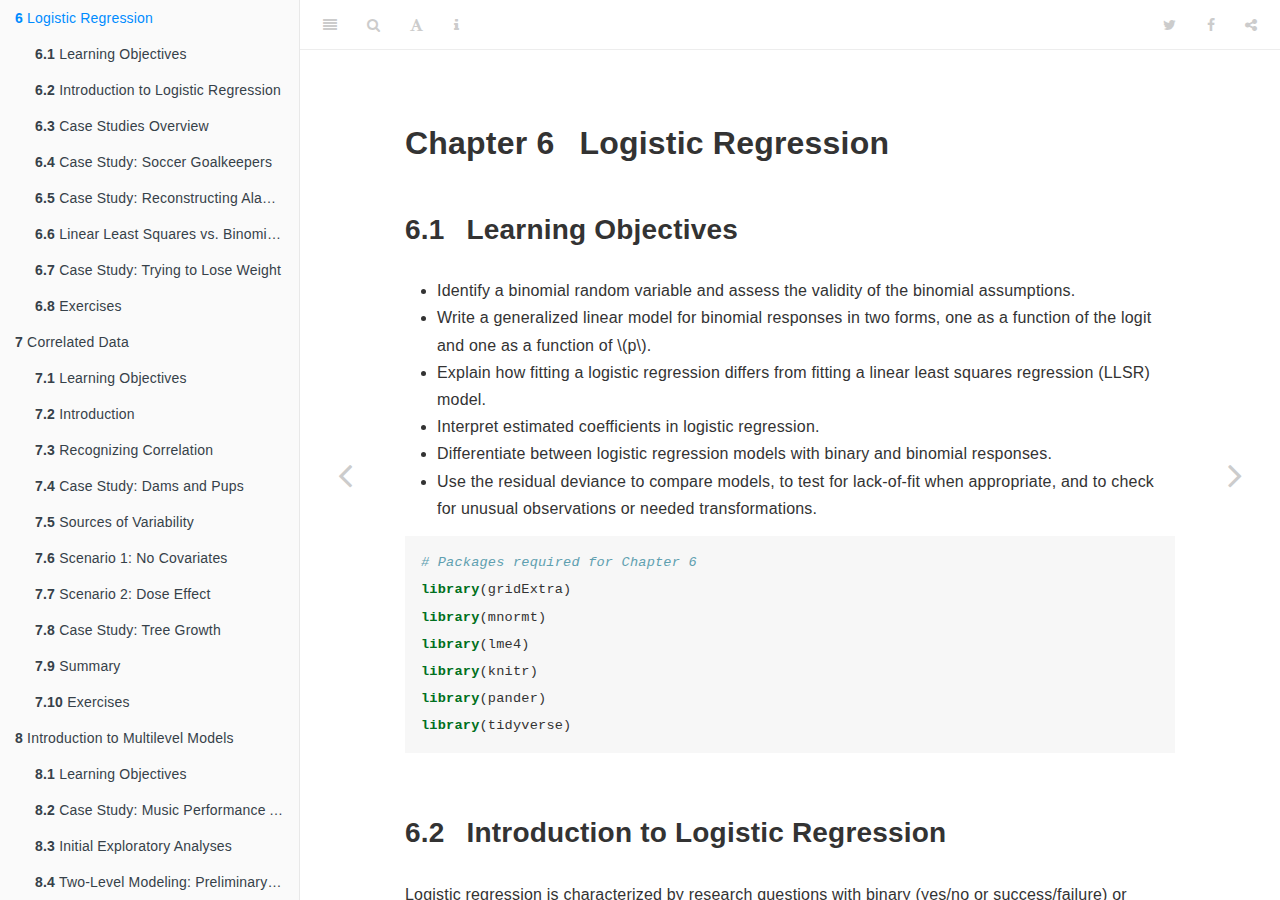
<file: docs/ch-logreg.html>
<!DOCTYPE html>
<html lang="" xml:lang="">
<head>

  <meta charset="utf-8" />
  <meta http-equiv="X-UA-Compatible" content="IE=edge" />
  <title>Chapter 6 Logistic Regression | Beyond Multiple Linear Regression</title>
  <meta name="description" content="An applied textbook on generalized linear models and multilevel models for advanced undergraduates, featuring many real, unique data sets. It is intended to be accessible to undergraduate students who have successfully completed a regression course. Even though there is no mathematical prerequisite, we still introduce fairly sophisticated topics such as likelihood theory, zero-inflated Poisson, and parametric bootstrapping in an intuitive and applied manner. We believe strongly in case studies featuring real data and real research questions; thus, most of the data in the textbook arises from collaborative research conducted by the authors and their students, or from student projects. Our goal is that, after working through this material, students will develop an expanded toolkit and a greater appreciation for the wider world of data and statistical modeling." />
  <meta name="generator" content="bookdown 0.19 and GitBook 2.6.7" />

  <meta property="og:title" content="Chapter 6 Logistic Regression | Beyond Multiple Linear Regression" />
  <meta property="og:type" content="book" />
  
  <meta property="og:image" content="data/book_cover.jpg" />
  <meta property="og:description" content="An applied textbook on generalized linear models and multilevel models for advanced undergraduates, featuring many real, unique data sets. It is intended to be accessible to undergraduate students who have successfully completed a regression course. Even though there is no mathematical prerequisite, we still introduce fairly sophisticated topics such as likelihood theory, zero-inflated Poisson, and parametric bootstrapping in an intuitive and applied manner. We believe strongly in case studies featuring real data and real research questions; thus, most of the data in the textbook arises from collaborative research conducted by the authors and their students, or from student projects. Our goal is that, after working through this material, students will develop an expanded toolkit and a greater appreciation for the wider world of data and statistical modeling." />
  <meta name="github-repo" content="proback/BeyondMLR" />

  <meta name="twitter:card" content="summary" />
  <meta name="twitter:title" content="Chapter 6 Logistic Regression | Beyond Multiple Linear Regression" />
  
  <meta name="twitter:description" content="An applied textbook on generalized linear models and multilevel models for advanced undergraduates, featuring many real, unique data sets. It is intended to be accessible to undergraduate students who have successfully completed a regression course. Even though there is no mathematical prerequisite, we still introduce fairly sophisticated topics such as likelihood theory, zero-inflated Poisson, and parametric bootstrapping in an intuitive and applied manner. We believe strongly in case studies featuring real data and real research questions; thus, most of the data in the textbook arises from collaborative research conducted by the authors and their students, or from student projects. Our goal is that, after working through this material, students will develop an expanded toolkit and a greater appreciation for the wider world of data and statistical modeling." />
  <meta name="twitter:image" content="data/book_cover.jpg" />

<meta name="author" content="Paul Roback and Julie Legler" />


<meta name="date" content="2021-01-13" />

  <meta name="viewport" content="width=device-width, initial-scale=1" />
  <meta name="apple-mobile-web-app-capable" content="yes" />
  <meta name="apple-mobile-web-app-status-bar-style" content="black" />
  
  
<link rel="prev" href="ch-glms.html"/>
<link rel="next" href="ch-corrdata.html"/>
<script src="libs/jquery/jquery.min.js"></script>
<link href="libs/gitbook/css/style.css" rel="stylesheet" />
<link href="libs/gitbook/css/plugin-table.css" rel="stylesheet" />
<link href="libs/gitbook/css/plugin-bookdown.css" rel="stylesheet" />
<link href="libs/gitbook/css/plugin-highlight.css" rel="stylesheet" />
<link href="libs/gitbook/css/plugin-search.css" rel="stylesheet" />
<link href="libs/gitbook/css/plugin-fontsettings.css" rel="stylesheet" />
<link href="libs/gitbook/css/plugin-clipboard.css" rel="stylesheet" />









<script src="libs/accessible-code-block/empty-anchor.js"></script>
<script src="libs/kePrint/kePrint.js"></script>


<style type="text/css">
code.sourceCode > span { display: inline-block; line-height: 1.25; }
code.sourceCode > span { color: inherit; text-decoration: inherit; }
code.sourceCode > span:empty { height: 1.2em; }
.sourceCode { overflow: visible; }
code.sourceCode { white-space: pre; position: relative; }
pre.sourceCode { margin: 0; }
@media screen {
div.sourceCode { overflow: auto; }
}
@media print {
code.sourceCode { white-space: pre-wrap; }
code.sourceCode > span { text-indent: -5em; padding-left: 5em; }
}
pre.numberSource code
  { counter-reset: source-line 0; }
pre.numberSource code > span
  { position: relative; left: -4em; counter-increment: source-line; }
pre.numberSource code > span > a:first-child::before
  { content: counter(source-line);
    position: relative; left: -1em; text-align: right; vertical-align: baseline;
    border: none; display: inline-block;
    -webkit-touch-callout: none; -webkit-user-select: none;
    -khtml-user-select: none; -moz-user-select: none;
    -ms-user-select: none; user-select: none;
    padding: 0 4px; width: 4em;
    color: #aaaaaa;
  }
pre.numberSource { margin-left: 3em; border-left: 1px solid #aaaaaa;  padding-left: 4px; }
div.sourceCode
  {   }
@media screen {
code.sourceCode > span > a:first-child::before { text-decoration: underline; }
}
code span.al { color: #ff0000; font-weight: bold; } /* Alert */
code span.an { color: #60a0b0; font-weight: bold; font-style: italic; } /* Annotation */
code span.at { color: #7d9029; } /* Attribute */
code span.bn { color: #40a070; } /* BaseN */
code span.bu { } /* BuiltIn */
code span.cf { color: #007020; font-weight: bold; } /* ControlFlow */
code span.ch { color: #4070a0; } /* Char */
code span.cn { color: #880000; } /* Constant */
code span.co { color: #60a0b0; font-style: italic; } /* Comment */
code span.cv { color: #60a0b0; font-weight: bold; font-style: italic; } /* CommentVar */
code span.do { color: #ba2121; font-style: italic; } /* Documentation */
code span.dt { color: #902000; } /* DataType */
code span.dv { color: #40a070; } /* DecVal */
code span.er { color: #ff0000; font-weight: bold; } /* Error */
code span.ex { } /* Extension */
code span.fl { color: #40a070; } /* Float */
code span.fu { color: #06287e; } /* Function */
code span.im { } /* Import */
code span.in { color: #60a0b0; font-weight: bold; font-style: italic; } /* Information */
code span.kw { color: #007020; font-weight: bold; } /* Keyword */
code span.op { color: #666666; } /* Operator */
code span.ot { color: #007020; } /* Other */
code span.pp { color: #bc7a00; } /* Preprocessor */
code span.sc { color: #4070a0; } /* SpecialChar */
code span.ss { color: #bb6688; } /* SpecialString */
code span.st { color: #4070a0; } /* String */
code span.va { color: #19177c; } /* Variable */
code span.vs { color: #4070a0; } /* VerbatimString */
code span.wa { color: #60a0b0; font-weight: bold; font-style: italic; } /* Warning */
</style>

<link rel="stylesheet" href="css\style.css" type="text/css" />
</head>

<body>



  <div class="book without-animation with-summary font-size-2 font-family-1" data-basepath=".">

    <div class="book-summary">
      <nav role="navigation">

<ul class="summary">
<li><a href="./">Beyond Multiple Linear Regression</a></li>

<li class="divider"></li>
<li class="chapter" data-level="" data-path="index.html"><a href="index.html"><i class="fa fa-check"></i>Preface</a><ul>
<li class="chapter" data-level="" data-path="index.html"><a href="index.html#description"><i class="fa fa-check"></i>Description</a></li>
<li class="chapter" data-level="" data-path="index.html"><a href="index.html#about-the-authors"><i class="fa fa-check"></i>About the Authors</a></li>
<li class="chapter" data-level="" data-path="index.html"><a href="index.html#versions-of-r-packages-used"><i class="fa fa-check"></i>Versions of R Packages Used</a></li>
</ul></li>
<li class="chapter" data-level="1" data-path="ch-MLRreview.html"><a href="ch-MLRreview.html"><i class="fa fa-check"></i><b>1</b> Review of Multiple Linear Regression</a><ul>
<li class="chapter" data-level="1.1" data-path="ch-MLRreview.html"><a href="ch-MLRreview.html#learning-objectives"><i class="fa fa-check"></i><b>1.1</b> Learning Objectives</a></li>
<li class="chapter" data-level="1.2" data-path="ch-MLRreview.html"><a href="ch-MLRreview.html#introduction-to-beyond-multiple-linear-regression"><i class="fa fa-check"></i><b>1.2</b> Introduction to Beyond Multiple Linear Regression</a></li>
<li class="chapter" data-level="1.3" data-path="ch-MLRreview.html"><a href="ch-MLRreview.html#assumptions-for-linear-least-squares-regression"><i class="fa fa-check"></i><b>1.3</b> Assumptions for Linear Least Squares Regression</a><ul>
<li class="chapter" data-level="1.3.1" data-path="ch-MLRreview.html"><a href="ch-MLRreview.html#cases-without-assumption-violations"><i class="fa fa-check"></i><b>1.3.1</b> Cases Without Assumption Violations</a></li>
<li class="chapter" data-level="1.3.2" data-path="ch-MLRreview.html"><a href="ch-MLRreview.html#cases-with-assumption-violations"><i class="fa fa-check"></i><b>1.3.2</b> Cases With Assumption Violations</a></li>
</ul></li>
<li class="chapter" data-level="1.4" data-path="ch-MLRreview.html"><a href="ch-MLRreview.html#review-of-multiple-linear-regression"><i class="fa fa-check"></i><b>1.4</b> Review of Multiple Linear Regression</a><ul>
<li class="chapter" data-level="1.4.1" data-path="ch-MLRreview.html"><a href="ch-MLRreview.html#cs:derby"><i class="fa fa-check"></i><b>1.4.1</b> Case Study: Kentucky Derby</a></li>
</ul></li>
<li class="chapter" data-level="1.5" data-path="ch-MLRreview.html"><a href="ch-MLRreview.html#explorech1"><i class="fa fa-check"></i><b>1.5</b> Initial Exploratory Analyses</a><ul>
<li class="chapter" data-level="1.5.1" data-path="ch-MLRreview.html"><a href="ch-MLRreview.html#data-organization"><i class="fa fa-check"></i><b>1.5.1</b> Data Organization</a></li>
<li class="chapter" data-level="1.5.2" data-path="ch-MLRreview.html"><a href="ch-MLRreview.html#univariate-summaries"><i class="fa fa-check"></i><b>1.5.2</b> Univariate Summaries</a></li>
<li class="chapter" data-level="1.5.3" data-path="ch-MLRreview.html"><a href="ch-MLRreview.html#bivariate-summaries"><i class="fa fa-check"></i><b>1.5.3</b> Bivariate Summaries</a></li>
</ul></li>
<li class="chapter" data-level="1.6" data-path="ch-MLRreview.html"><a href="ch-MLRreview.html#multreg"><i class="fa fa-check"></i><b>1.6</b> Multiple Linear Regression Modeling</a><ul>
<li class="chapter" data-level="1.6.1" data-path="ch-MLRreview.html"><a href="ch-MLRreview.html#SLRcontinuous"><i class="fa fa-check"></i><b>1.6.1</b> Simple Linear Regression with a Continuous Predictor</a></li>
<li class="chapter" data-level="1.6.2" data-path="ch-MLRreview.html"><a href="ch-MLRreview.html#linear-regression-with-a-binary-predictor"><i class="fa fa-check"></i><b>1.6.2</b> Linear Regression with a Binary Predictor</a></li>
<li class="chapter" data-level="1.6.3" data-path="ch-MLRreview.html"><a href="ch-MLRreview.html#multiple-linear-regression-with-two-predictors"><i class="fa fa-check"></i><b>1.6.3</b> Multiple Linear Regression with Two Predictors</a></li>
<li class="chapter" data-level="1.6.4" data-path="ch-MLRreview.html"><a href="ch-MLRreview.html#multreg-inference"><i class="fa fa-check"></i><b>1.6.4</b> Inference in Multiple Linear Regression: Normal Theory</a></li>
<li class="chapter" data-level="1.6.5" data-path="ch-MLRreview.html"><a href="ch-MLRreview.html#multreg-boot"><i class="fa fa-check"></i><b>1.6.5</b> Inference in Multiple Linear Regression: Bootstrapping</a></li>
<li class="chapter" data-level="1.6.6" data-path="ch-MLRreview.html"><a href="ch-MLRreview.html#multiple-linear-regression-with-an-interaction-term"><i class="fa fa-check"></i><b>1.6.6</b> Multiple Linear Regression with an Interaction Term</a></li>
<li class="chapter" data-level="1.6.7" data-path="ch-MLRreview.html"><a href="ch-MLRreview.html#multreg_build"><i class="fa fa-check"></i><b>1.6.7</b> Building a Multiple Linear Regression Model</a></li>
</ul></li>
<li class="chapter" data-level="1.7" data-path="ch-MLRreview.html"><a href="ch-MLRreview.html#preview-of-remaining-chapters"><i class="fa fa-check"></i><b>1.7</b> Preview of Remaining Chapters</a><ul>
<li class="chapter" data-level="1.7.1" data-path="ch-MLRreview.html"><a href="ch-MLRreview.html#soccer"><i class="fa fa-check"></i><b>1.7.1</b> Soccer</a></li>
<li class="chapter" data-level="1.7.2" data-path="ch-MLRreview.html"><a href="ch-MLRreview.html#elephant-mating"><i class="fa fa-check"></i><b>1.7.2</b> Elephant Mating</a></li>
<li class="chapter" data-level="1.7.3" data-path="ch-MLRreview.html"><a href="ch-MLRreview.html#parenting-and-gang-activity"><i class="fa fa-check"></i><b>1.7.3</b> Parenting and Gang Activity</a></li>
<li class="chapter" data-level="1.7.4" data-path="ch-MLRreview.html"><a href="ch-MLRreview.html#crime"><i class="fa fa-check"></i><b>1.7.4</b> Crime</a></li>
</ul></li>
<li class="chapter" data-level="1.8" data-path="ch-MLRreview.html"><a href="ch-MLRreview.html#exercises"><i class="fa fa-check"></i><b>1.8</b> Exercises</a><ul>
<li class="chapter" data-level="1.8.1" data-path="ch-MLRreview.html"><a href="ch-MLRreview.html#conceptual-exercises"><i class="fa fa-check"></i><b>1.8.1</b> Conceptual Exercises</a></li>
<li class="chapter" data-level="1.8.2" data-path="ch-MLRreview.html"><a href="ch-MLRreview.html#guided-exercises"><i class="fa fa-check"></i><b>1.8.2</b> Guided Exercises</a></li>
<li class="chapter" data-level="1.8.3" data-path="ch-MLRreview.html"><a href="ch-MLRreview.html#open-ended-exercises"><i class="fa fa-check"></i><b>1.8.3</b> Open-Ended Exercises</a></li>
</ul></li>
</ul></li>
<li class="chapter" data-level="2" data-path="ch-beyondmost.html"><a href="ch-beyondmost.html"><i class="fa fa-check"></i><b>2</b> Beyond Least Squares: Using Likelihoods</a><ul>
<li class="chapter" data-level="2.1" data-path="ch-beyondmost.html"><a href="ch-beyondmost.html#learning-objectives-1"><i class="fa fa-check"></i><b>2.1</b> Learning Objectives</a></li>
<li class="chapter" data-level="2.2" data-path="ch-beyondmost.html"><a href="ch-beyondmost.html#case-study-does-sex-run-in-families"><i class="fa fa-check"></i><b>2.2</b> Case Study: Does Sex Run in Families?</a><ul>
<li class="chapter" data-level="2.2.1" data-path="ch-beyondmost.html"><a href="ch-beyondmost.html#research-questions"><i class="fa fa-check"></i><b>2.2.1</b> Research Questions</a></li>
</ul></li>
<li class="chapter" data-level="2.3" data-path="ch-beyondmost.html"><a href="ch-beyondmost.html#model-0-sex-unconditional-equal-probabilities"><i class="fa fa-check"></i><b>2.3</b> Model 0: Sex Unconditional, Equal Probabilities</a></li>
<li class="chapter" data-level="2.4" data-path="ch-beyondmost.html"><a href="ch-beyondmost.html#sex_unconditional_model"><i class="fa fa-check"></i><b>2.4</b> Model 1: Sex Unconditional, Unequal Probabilities</a><ul>
<li class="chapter" data-level="2.4.1" data-path="ch-beyondmost.html"><a href="ch-beyondmost.html#what-is-a-likelihood"><i class="fa fa-check"></i><b>2.4.1</b> What Is a Likelihood?</a></li>
<li class="chapter" data-level="2.4.2" data-path="ch-beyondmost.html"><a href="ch-beyondmost.html#findMLE.sec"><i class="fa fa-check"></i><b>2.4.2</b> Finding MLEs</a></li>
<li class="chapter" data-level="2.4.3" data-path="ch-beyondmost.html"><a href="ch-beyondmost.html#summary"><i class="fa fa-check"></i><b>2.4.3</b> Summary</a></li>
<li class="chapter" data-level="2.4.4" data-path="ch-beyondmost.html"><a href="ch-beyondmost.html#is-a-likelihood-a-probability-function-optional"><i class="fa fa-check"></i><b>2.4.4</b> Is a Likelihood a Probability Function? (optional)</a></li>
</ul></li>
<li class="chapter" data-level="2.5" data-path="ch-beyondmost.html"><a href="ch-beyondmost.html#sex_conditional.sec"><i class="fa fa-check"></i><b>2.5</b> Model 2: Sex Conditional</a><ul>
<li class="chapter" data-level="2.5.1" data-path="ch-beyondmost.html"><a href="ch-beyondmost.html#model-specification"><i class="fa fa-check"></i><b>2.5.1</b> Model Specification</a></li>
<li class="chapter" data-level="2.5.2" data-path="ch-beyondmost.html"><a href="ch-beyondmost.html#application-to-hypothetical-data"><i class="fa fa-check"></i><b>2.5.2</b> Application to Hypothetical Data</a></li>
</ul></li>
<li class="chapter" data-level="2.6" data-path="ch-beyondmost.html"><a href="ch-beyondmost.html#case-study-analysis-of-the-nlsy-data"><i class="fa fa-check"></i><b>2.6</b> Case Study: Analysis of the NLSY Data</a><ul>
<li class="chapter" data-level="2.6.1" data-path="ch-beyondmost.html"><a href="ch-beyondmost.html#model-building-plan"><i class="fa fa-check"></i><b>2.6.1</b> Model Building Plan</a></li>
<li class="chapter" data-level="2.6.2" data-path="ch-beyondmost.html"><a href="ch-beyondmost.html#EDA.sec"><i class="fa fa-check"></i><b>2.6.2</b> Exploratory Data Analysis</a></li>
<li class="chapter" data-level="2.6.3" data-path="ch-beyondmost.html"><a href="ch-beyondmost.html#likelihood-for-the-sex-unconditional-model"><i class="fa fa-check"></i><b>2.6.3</b> Likelihood for the Sex Unconditional Model</a></li>
<li class="chapter" data-level="2.6.4" data-path="ch-beyondmost.html"><a href="ch-beyondmost.html#sex-cond-lik"><i class="fa fa-check"></i><b>2.6.4</b> Likelihood for the Sex Conditional Model</a></li>
<li class="chapter" data-level="2.6.5" data-path="ch-beyondmost.html"><a href="ch-beyondmost.html#sec-lrtest"><i class="fa fa-check"></i><b>2.6.5</b> Model Comparisons</a></li>
</ul></li>
<li class="chapter" data-level="2.7" data-path="ch-beyondmost.html"><a href="ch-beyondmost.html#model-3-stopping-rule-model-waiting-for-a-boy"><i class="fa fa-check"></i><b>2.7</b> Model 3: Stopping Rule Model (waiting for a boy)</a><ul>
<li class="chapter" data-level="2.7.1" data-path="ch-beyondmost.html"><a href="ch-beyondmost.html#non-nested-models"><i class="fa fa-check"></i><b>2.7.1</b> Non-nested Models</a></li>
</ul></li>
<li class="chapter" data-level="2.8" data-path="ch-beyondmost.html"><a href="ch-beyondmost.html#summary-of-model-building"><i class="fa fa-check"></i><b>2.8</b> Summary of Model Building</a></li>
<li class="chapter" data-level="2.9" data-path="ch-beyondmost.html"><a href="ch-beyondmost.html#likelihood-based-methods"><i class="fa fa-check"></i><b>2.9</b> Likelihood-Based Methods</a></li>
<li class="chapter" data-level="2.10" data-path="ch-beyondmost.html"><a href="ch-beyondmost.html#likelihoods-and-this-course"><i class="fa fa-check"></i><b>2.10</b> Likelihoods and This Course</a></li>
<li class="chapter" data-level="2.11" data-path="ch-beyondmost.html"><a href="ch-beyondmost.html#exercises-1"><i class="fa fa-check"></i><b>2.11</b> Exercises</a><ul>
<li class="chapter" data-level="2.11.1" data-path="ch-beyondmost.html"><a href="ch-beyondmost.html#conceptual-exercises-1"><i class="fa fa-check"></i><b>2.11.1</b> Conceptual Exercises</a></li>
<li class="chapter" data-level="2.11.2" data-path="ch-beyondmost.html"><a href="ch-beyondmost.html#guided-exercises-1"><i class="fa fa-check"></i><b>2.11.2</b> Guided Exercises</a></li>
<li class="chapter" data-level="2.11.3" data-path="ch-beyondmost.html"><a href="ch-beyondmost.html#open-ended-exercises-1"><i class="fa fa-check"></i><b>2.11.3</b> Open-Ended Exercises</a></li>
</ul></li>
</ul></li>
<li class="chapter" data-level="3" data-path="ch-distthry.html"><a href="ch-distthry.html"><i class="fa fa-check"></i><b>3</b> Distribution Theory</a><ul>
<li class="chapter" data-level="3.1" data-path="ch-distthry.html"><a href="ch-distthry.html#learning-objectives-2"><i class="fa fa-check"></i><b>3.1</b> Learning Objectives</a></li>
<li class="chapter" data-level="3.2" data-path="ch-distthry.html"><a href="ch-distthry.html#introduction"><i class="fa fa-check"></i><b>3.2</b> Introduction</a></li>
<li class="chapter" data-level="3.3" data-path="ch-distthry.html"><a href="ch-distthry.html#discrete-random-variables"><i class="fa fa-check"></i><b>3.3</b> Discrete Random Variables</a><ul>
<li class="chapter" data-level="3.3.1" data-path="ch-distthry.html"><a href="ch-distthry.html#sec-binary"><i class="fa fa-check"></i><b>3.3.1</b> Binary Random Variable</a></li>
<li class="chapter" data-level="3.3.2" data-path="ch-distthry.html"><a href="ch-distthry.html#sec-binomial"><i class="fa fa-check"></i><b>3.3.2</b> Binomial Random Variable</a></li>
<li class="chapter" data-level="3.3.3" data-path="ch-distthry.html"><a href="ch-distthry.html#geometric-random-variable"><i class="fa fa-check"></i><b>3.3.3</b> Geometric Random Variable</a></li>
<li class="chapter" data-level="3.3.4" data-path="ch-distthry.html"><a href="ch-distthry.html#negative-binomial-random-variable"><i class="fa fa-check"></i><b>3.3.4</b> Negative Binomial Random Variable</a></li>
<li class="chapter" data-level="3.3.5" data-path="ch-distthry.html"><a href="ch-distthry.html#hypergeometric-random-variable"><i class="fa fa-check"></i><b>3.3.5</b> Hypergeometric Random Variable</a></li>
<li class="chapter" data-level="3.3.6" data-path="ch-distthry.html"><a href="ch-distthry.html#poisson-random-variable"><i class="fa fa-check"></i><b>3.3.6</b> Poisson Random Variable</a></li>
</ul></li>
<li class="chapter" data-level="3.4" data-path="ch-distthry.html"><a href="ch-distthry.html#continuous-random-variables"><i class="fa fa-check"></i><b>3.4</b> Continuous Random Variables</a><ul>
<li class="chapter" data-level="3.4.1" data-path="ch-distthry.html"><a href="ch-distthry.html#exponential-random-variable"><i class="fa fa-check"></i><b>3.4.1</b> Exponential Random Variable</a></li>
<li class="chapter" data-level="3.4.2" data-path="ch-distthry.html"><a href="ch-distthry.html#gamma-random-variable"><i class="fa fa-check"></i><b>3.4.2</b> Gamma Random Variable</a></li>
<li class="chapter" data-level="3.4.3" data-path="ch-distthry.html"><a href="ch-distthry.html#normal-gaussian-random-variable"><i class="fa fa-check"></i><b>3.4.3</b> Normal (Gaussian) Random Variable</a></li>
<li class="chapter" data-level="3.4.4" data-path="ch-distthry.html"><a href="ch-distthry.html#beta-random-variable"><i class="fa fa-check"></i><b>3.4.4</b> Beta Random Variable</a></li>
</ul></li>
<li class="chapter" data-level="3.5" data-path="ch-distthry.html"><a href="ch-distthry.html#distributions-used-in-testing"><i class="fa fa-check"></i><b>3.5</b> Distributions Used in Testing</a><ul>
<li class="chapter" data-level="3.5.1" data-path="ch-distthry.html"><a href="ch-distthry.html#chi2-distribution"><i class="fa fa-check"></i><b>3.5.1</b> <span class="math inline">\(\chi^2\)</span> Distribution</a></li>
<li class="chapter" data-level="3.5.2" data-path="ch-distthry.html"><a href="ch-distthry.html#students-t-distribution"><i class="fa fa-check"></i><b>3.5.2</b> Student’s <span class="math inline">\(t\)</span>-Distribution</a></li>
<li class="chapter" data-level="3.5.3" data-path="ch-distthry.html"><a href="ch-distthry.html#f-distribution"><i class="fa fa-check"></i><b>3.5.3</b> <span class="math inline">\(F\)</span>-Distribution</a></li>
</ul></li>
<li class="chapter" data-level="3.6" data-path="ch-distthry.html"><a href="ch-distthry.html#additional-resources"><i class="fa fa-check"></i><b>3.6</b> Additional Resources</a></li>
<li class="chapter" data-level="3.7" data-path="ch-distthry.html"><a href="ch-distthry.html#exercises-2"><i class="fa fa-check"></i><b>3.7</b> Exercises</a><ul>
<li class="chapter" data-level="3.7.1" data-path="ch-distthry.html"><a href="ch-distthry.html#conceptual-exercises-2"><i class="fa fa-check"></i><b>3.7.1</b> Conceptual Exercises</a></li>
<li class="chapter" data-level="3.7.2" data-path="ch-distthry.html"><a href="ch-distthry.html#guided-exercises-2"><i class="fa fa-check"></i><b>3.7.2</b> Guided Exercises</a></li>
</ul></li>
</ul></li>
<li class="chapter" data-level="4" data-path="ch-poissonreg.html"><a href="ch-poissonreg.html"><i class="fa fa-check"></i><b>4</b> Poisson Regression</a><ul>
<li class="chapter" data-level="4.1" data-path="ch-poissonreg.html"><a href="ch-poissonreg.html#learning-objectives-3"><i class="fa fa-check"></i><b>4.1</b> Learning Objectives</a></li>
<li class="chapter" data-level="4.2" data-path="ch-poissonreg.html"><a href="ch-poissonreg.html#introduction-to-poisson-regression"><i class="fa fa-check"></i><b>4.2</b> Introduction to Poisson Regression</a><ul>
<li class="chapter" data-level="4.2.1" data-path="ch-poissonreg.html"><a href="ch-poissonreg.html#poisson-regression-assumptions"><i class="fa fa-check"></i><b>4.2.1</b> Poisson Regression Assumptions</a></li>
<li class="chapter" data-level="4.2.2" data-path="ch-poissonreg.html"><a href="ch-poissonreg.html#a-graphical-look-at-poisson-regression"><i class="fa fa-check"></i><b>4.2.2</b> A Graphical Look at Poisson Regression</a></li>
</ul></li>
<li class="chapter" data-level="4.3" data-path="ch-poissonreg.html"><a href="ch-poissonreg.html#case-studies-overview"><i class="fa fa-check"></i><b>4.3</b> Case Studies Overview</a></li>
<li class="chapter" data-level="4.4" data-path="ch-poissonreg.html"><a href="ch-poissonreg.html#cs-philippines"><i class="fa fa-check"></i><b>4.4</b> Case Study: Household Size in the Philippines</a><ul>
<li class="chapter" data-level="4.4.1" data-path="ch-poissonreg.html"><a href="ch-poissonreg.html#organizedata4"><i class="fa fa-check"></i><b>4.4.1</b> Data Organization</a></li>
<li class="chapter" data-level="4.4.2" data-path="ch-poissonreg.html"><a href="ch-poissonreg.html#exploreHH"><i class="fa fa-check"></i><b>4.4.2</b> Exploratory Data Analyses</a></li>
<li class="chapter" data-level="4.4.3" data-path="ch-poissonreg.html"><a href="ch-poissonreg.html#sec-PoisInference"><i class="fa fa-check"></i><b>4.4.3</b> Estimation and Inference</a></li>
<li class="chapter" data-level="4.4.4" data-path="ch-poissonreg.html"><a href="ch-poissonreg.html#sec-Devtocompare"><i class="fa fa-check"></i><b>4.4.4</b> Using Deviances to Compare Models</a></li>
<li class="chapter" data-level="4.4.5" data-path="ch-poissonreg.html"><a href="ch-poissonreg.html#likelihood.sec"><i class="fa fa-check"></i><b>4.4.5</b> Using Likelihoods to Fit Models (optional)</a></li>
<li class="chapter" data-level="4.4.6" data-path="ch-poissonreg.html"><a href="ch-poissonreg.html#second-order-model"><i class="fa fa-check"></i><b>4.4.6</b> Second Order Model</a></li>
<li class="chapter" data-level="4.4.7" data-path="ch-poissonreg.html"><a href="ch-poissonreg.html#adding-a-covariate"><i class="fa fa-check"></i><b>4.4.7</b> Adding a Covariate</a></li>
<li class="chapter" data-level="4.4.8" data-path="ch-poissonreg.html"><a href="ch-poissonreg.html#sec-PoisResid"><i class="fa fa-check"></i><b>4.4.8</b> Residuals for Poisson Models (optional)</a></li>
<li class="chapter" data-level="4.4.9" data-path="ch-poissonreg.html"><a href="ch-poissonreg.html#sec-PoisGOF"><i class="fa fa-check"></i><b>4.4.9</b> Goodness-of-Fit</a></li>
</ul></li>
<li class="chapter" data-level="4.5" data-path="ch-poissonreg.html"><a href="ch-poissonreg.html#linear-least-squares-vs.-poisson-regression"><i class="fa fa-check"></i><b>4.5</b> Linear Least Squares  vs. Poisson Regression </a></li>
<li class="chapter" data-level="4.6" data-path="ch-poissonreg.html"><a href="ch-poissonreg.html#case-study-campus-crime"><i class="fa fa-check"></i><b>4.6</b> Case Study: Campus Crime</a><ul>
<li class="chapter" data-level="4.6.1" data-path="ch-poissonreg.html"><a href="ch-poissonreg.html#data-organization-1"><i class="fa fa-check"></i><b>4.6.1</b> Data Organization</a></li>
<li class="chapter" data-level="4.6.2" data-path="ch-poissonreg.html"><a href="ch-poissonreg.html#exploratory-data-analysis"><i class="fa fa-check"></i><b>4.6.2</b> Exploratory Data Analysis</a></li>
<li class="chapter" data-level="4.6.3" data-path="ch-poissonreg.html"><a href="ch-poissonreg.html#accounting-for-enrollment"><i class="fa fa-check"></i><b>4.6.3</b> Accounting for Enrollment</a></li>
</ul></li>
<li class="chapter" data-level="4.7" data-path="ch-poissonreg.html"><a href="ch-poissonreg.html#modeling-assumptions"><i class="fa fa-check"></i><b>4.7</b> Modeling Assumptions</a></li>
<li class="chapter" data-level="4.8" data-path="ch-poissonreg.html"><a href="ch-poissonreg.html#initial-models"><i class="fa fa-check"></i><b>4.8</b> Initial Models</a><ul>
<li class="chapter" data-level="4.8.1" data-path="ch-poissonreg.html"><a href="ch-poissonreg.html#tukeys-honestly-significant-differences"><i class="fa fa-check"></i><b>4.8.1</b> Tukey’s Honestly Significant Differences</a></li>
</ul></li>
<li class="chapter" data-level="4.9" data-path="ch-poissonreg.html"><a href="ch-poissonreg.html#sec-overdispPois"><i class="fa fa-check"></i><b>4.9</b> Overdispersion</a><ul>
<li class="chapter" data-level="4.9.1" data-path="ch-poissonreg.html"><a href="ch-poissonreg.html#dispersion-parameter-adjustment"><i class="fa fa-check"></i><b>4.9.1</b> Dispersion Parameter Adjustment</a></li>
<li class="chapter" data-level="4.9.2" data-path="ch-poissonreg.html"><a href="ch-poissonreg.html#no-dispersion-vs.-overdispersion"><i class="fa fa-check"></i><b>4.9.2</b> No Dispersion vs. Overdispersion</a></li>
<li class="chapter" data-level="4.9.3" data-path="ch-poissonreg.html"><a href="ch-poissonreg.html#negative-binomial-modeling"><i class="fa fa-check"></i><b>4.9.3</b> Negative Binomial Modeling</a></li>
</ul></li>
<li class="chapter" data-level="4.10" data-path="ch-poissonreg.html"><a href="ch-poissonreg.html#cs:drinking"><i class="fa fa-check"></i><b>4.10</b> Case Study: Weekend Drinking</a><ul>
<li class="chapter" data-level="4.10.1" data-path="ch-poissonreg.html"><a href="ch-poissonreg.html#research-question"><i class="fa fa-check"></i><b>4.10.1</b> Research Question</a></li>
<li class="chapter" data-level="4.10.2" data-path="ch-poissonreg.html"><a href="ch-poissonreg.html#data-organization-2"><i class="fa fa-check"></i><b>4.10.2</b> Data Organization</a></li>
<li class="chapter" data-level="4.10.3" data-path="ch-poissonreg.html"><a href="ch-poissonreg.html#exploratory-data-analysis-1"><i class="fa fa-check"></i><b>4.10.3</b> Exploratory Data Analysis</a></li>
<li class="chapter" data-level="4.10.4" data-path="ch-poissonreg.html"><a href="ch-poissonreg.html#modeling"><i class="fa fa-check"></i><b>4.10.4</b> Modeling</a></li>
<li class="chapter" data-level="4.10.5" data-path="ch-poissonreg.html"><a href="ch-poissonreg.html#fitting-a-zip-model"><i class="fa fa-check"></i><b>4.10.5</b> Fitting a ZIP Model</a></li>
<li class="chapter" data-level="4.10.6" data-path="ch-poissonreg.html"><a href="ch-poissonreg.html#the-vuong-test-optional"><i class="fa fa-check"></i><b>4.10.6</b> The Vuong Test (optional)</a></li>
<li class="chapter" data-level="4.10.7" data-path="ch-poissonreg.html"><a href="ch-poissonreg.html#residual-plot"><i class="fa fa-check"></i><b>4.10.7</b> Residual Plot</a></li>
<li class="chapter" data-level="4.10.8" data-path="ch-poissonreg.html"><a href="ch-poissonreg.html#limitations"><i class="fa fa-check"></i><b>4.10.8</b> Limitations</a></li>
</ul></li>
<li class="chapter" data-level="4.11" data-path="ch-poissonreg.html"><a href="ch-poissonreg.html#exercises-3"><i class="fa fa-check"></i><b>4.11</b> Exercises</a><ul>
<li class="chapter" data-level="4.11.1" data-path="ch-poissonreg.html"><a href="ch-poissonreg.html#exer:concept"><i class="fa fa-check"></i><b>4.11.1</b> Conceptual Exercises</a></li>
<li class="chapter" data-level="4.11.2" data-path="ch-poissonreg.html"><a href="ch-poissonreg.html#guided-exercises-3"><i class="fa fa-check"></i><b>4.11.2</b> Guided Exercises</a></li>
<li class="chapter" data-level="4.11.3" data-path="ch-poissonreg.html"><a href="ch-poissonreg.html#open-ended-exercises-2"><i class="fa fa-check"></i><b>4.11.3</b> Open-Ended Exercises</a></li>
</ul></li>
</ul></li>
<li class="chapter" data-level="5" data-path="ch-glms.html"><a href="ch-glms.html"><i class="fa fa-check"></i><b>5</b> Generalized Linear Models: A Unifying Theory</a><ul>
<li class="chapter" data-level="5.1" data-path="ch-glms.html"><a href="ch-glms.html#learning-objectives-4"><i class="fa fa-check"></i><b>5.1</b> Learning Objectives</a></li>
<li class="chapter" data-level="5.2" data-path="ch-glms.html"><a href="ch-glms.html#one-parameter-exponential-families"><i class="fa fa-check"></i><b>5.2</b> One-Parameter Exponential Families</a><ul>
<li class="chapter" data-level="5.2.1" data-path="ch-glms.html"><a href="ch-glms.html#one-parameter-exponential-family-poisson"><i class="fa fa-check"></i><b>5.2.1</b> One-Parameter Exponential Family: Poisson</a></li>
<li class="chapter" data-level="5.2.2" data-path="ch-glms.html"><a href="ch-glms.html#one-parameter-exponential-family-normal"><i class="fa fa-check"></i><b>5.2.2</b> One-Parameter Exponential Family: Normal</a></li>
</ul></li>
<li class="chapter" data-level="5.3" data-path="ch-glms.html"><a href="ch-glms.html#generalized-linear-modeling"><i class="fa fa-check"></i><b>5.3</b> Generalized Linear Modeling</a></li>
<li class="chapter" data-level="5.4" data-path="ch-glms.html"><a href="ch-glms.html#exercises-4"><i class="fa fa-check"></i><b>5.4</b> Exercises</a></li>
</ul></li>
<li class="chapter" data-level="6" data-path="ch-logreg.html"><a href="ch-logreg.html"><i class="fa fa-check"></i><b>6</b> Logistic Regression</a><ul>
<li class="chapter" data-level="6.1" data-path="ch-logreg.html"><a href="ch-logreg.html#learning-objectives-5"><i class="fa fa-check"></i><b>6.1</b> Learning Objectives</a></li>
<li class="chapter" data-level="6.2" data-path="ch-logreg.html"><a href="ch-logreg.html#introduction-to-logistic-regression"><i class="fa fa-check"></i><b>6.2</b> Introduction to Logistic Regression</a><ul>
<li class="chapter" data-level="6.2.1" data-path="ch-logreg.html"><a href="ch-logreg.html#logistic-regression-assumptions"><i class="fa fa-check"></i><b>6.2.1</b> Logistic Regression Assumptions</a></li>
<li class="chapter" data-level="6.2.2" data-path="ch-logreg.html"><a href="ch-logreg.html#a-graphical-look-at-logistic-regression"><i class="fa fa-check"></i><b>6.2.2</b> A Graphical Look at Logistic Regression</a></li>
</ul></li>
<li class="chapter" data-level="6.3" data-path="ch-logreg.html"><a href="ch-logreg.html#case-studies-overview-1"><i class="fa fa-check"></i><b>6.3</b> Case Studies Overview</a></li>
<li class="chapter" data-level="6.4" data-path="ch-logreg.html"><a href="ch-logreg.html#case-study-soccer-goalkeepers"><i class="fa fa-check"></i><b>6.4</b> Case Study: Soccer Goalkeepers</a><ul>
<li class="chapter" data-level="6.4.1" data-path="ch-logreg.html"><a href="ch-logreg.html#modeling-odds"><i class="fa fa-check"></i><b>6.4.1</b> Modeling Odds</a></li>
<li class="chapter" data-level="6.4.2" data-path="ch-logreg.html"><a href="ch-logreg.html#logistic-regression-models-for-binomial-responses"><i class="fa fa-check"></i><b>6.4.2</b> Logistic Regression Models for Binomial Responses</a></li>
<li class="chapter" data-level="6.4.3" data-path="ch-logreg.html"><a href="ch-logreg.html#theoretical-rationale-optional"><i class="fa fa-check"></i><b>6.4.3</b> Theoretical Rationale (optional)</a></li>
</ul></li>
<li class="chapter" data-level="6.5" data-path="ch-logreg.html"><a href="ch-logreg.html#case-study-reconstructing-alabama"><i class="fa fa-check"></i><b>6.5</b> Case Study: Reconstructing Alabama</a><ul>
<li class="chapter" data-level="6.5.1" data-path="ch-logreg.html"><a href="ch-logreg.html#data-organization-3"><i class="fa fa-check"></i><b>6.5.1</b> Data Organization</a></li>
<li class="chapter" data-level="6.5.2" data-path="ch-logreg.html"><a href="ch-logreg.html#exploratory-analyses"><i class="fa fa-check"></i><b>6.5.2</b> Exploratory Analyses</a></li>
<li class="chapter" data-level="6.5.3" data-path="ch-logreg.html"><a href="ch-logreg.html#initial-models-1"><i class="fa fa-check"></i><b>6.5.3</b> Initial Models</a></li>
<li class="chapter" data-level="6.5.4" data-path="ch-logreg.html"><a href="ch-logreg.html#sec-logisticInf"><i class="fa fa-check"></i><b>6.5.4</b> Tests for Significance of Model Coefficients</a></li>
<li class="chapter" data-level="6.5.5" data-path="ch-logreg.html"><a href="ch-logreg.html#confidence-intervals-for-model-coefficients"><i class="fa fa-check"></i><b>6.5.5</b> Confidence Intervals for Model Coefficients</a></li>
<li class="chapter" data-level="6.5.6" data-path="ch-logreg.html"><a href="ch-logreg.html#testing-for-goodness-of-fit"><i class="fa fa-check"></i><b>6.5.6</b> Testing for Goodness-of-Fit</a></li>
<li class="chapter" data-level="6.5.7" data-path="ch-logreg.html"><a href="ch-logreg.html#residuals-for-binomial-regression"><i class="fa fa-check"></i><b>6.5.7</b> Residuals for Binomial Regression</a></li>
<li class="chapter" data-level="6.5.8" data-path="ch-logreg.html"><a href="ch-logreg.html#sec-logOverdispersion"><i class="fa fa-check"></i><b>6.5.8</b> Overdispersion</a></li>
<li class="chapter" data-level="6.5.9" data-path="ch-logreg.html"><a href="ch-logreg.html#summary-1"><i class="fa fa-check"></i><b>6.5.9</b> Summary</a></li>
</ul></li>
<li class="chapter" data-level="6.6" data-path="ch-logreg.html"><a href="ch-logreg.html#linear-least-squares-vs.-binomial-regression"><i class="fa fa-check"></i><b>6.6</b> Linear Least Squares  vs. Binomial Regression </a></li>
<li class="chapter" data-level="6.7" data-path="ch-logreg.html"><a href="ch-logreg.html#case-study-trying-to-lose-weight"><i class="fa fa-check"></i><b>6.7</b> Case Study: Trying to Lose Weight</a><ul>
<li class="chapter" data-level="6.7.1" data-path="ch-logreg.html"><a href="ch-logreg.html#data-organization-4"><i class="fa fa-check"></i><b>6.7.1</b> Data Organization</a></li>
<li class="chapter" data-level="6.7.2" data-path="ch-logreg.html"><a href="ch-logreg.html#exploratory-data-analysis-2"><i class="fa fa-check"></i><b>6.7.2</b> Exploratory Data Analysis</a></li>
<li class="chapter" data-level="6.7.3" data-path="ch-logreg.html"><a href="ch-logreg.html#initial-models-2"><i class="fa fa-check"></i><b>6.7.3</b> Initial Models</a></li>
<li class="chapter" data-level="6.7.4" data-path="ch-logreg.html"><a href="ch-logreg.html#drop-in-deviance-tests"><i class="fa fa-check"></i><b>6.7.4</b> Drop-in-Deviance Tests</a></li>
<li class="chapter" data-level="6.7.5" data-path="ch-logreg.html"><a href="ch-logreg.html#model-discussion-and-summary"><i class="fa fa-check"></i><b>6.7.5</b> Model Discussion and Summary</a></li>
</ul></li>
<li class="chapter" data-level="6.8" data-path="ch-logreg.html"><a href="ch-logreg.html#exercises-5"><i class="fa fa-check"></i><b>6.8</b> Exercises</a><ul>
<li class="chapter" data-level="6.8.1" data-path="ch-logreg.html"><a href="ch-logreg.html#conceptual-exercises-3"><i class="fa fa-check"></i><b>6.8.1</b> Conceptual Exercises</a></li>
<li class="chapter" data-level="6.8.2" data-path="ch-logreg.html"><a href="ch-logreg.html#guided-exercises-4"><i class="fa fa-check"></i><b>6.8.2</b> Guided Exercises</a></li>
<li class="chapter" data-level="6.8.3" data-path="ch-logreg.html"><a href="ch-logreg.html#open-ended-exercises-3"><i class="fa fa-check"></i><b>6.8.3</b> Open-Ended Exercises</a></li>
</ul></li>
</ul></li>
<li class="chapter" data-level="7" data-path="ch-corrdata.html"><a href="ch-corrdata.html"><i class="fa fa-check"></i><b>7</b> Correlated Data</a><ul>
<li class="chapter" data-level="7.1" data-path="ch-corrdata.html"><a href="ch-corrdata.html#learning-objectives-6"><i class="fa fa-check"></i><b>7.1</b> Learning Objectives</a></li>
<li class="chapter" data-level="7.2" data-path="ch-corrdata.html"><a href="ch-corrdata.html#introduction-1"><i class="fa fa-check"></i><b>7.2</b> Introduction</a></li>
<li class="chapter" data-level="7.3" data-path="ch-corrdata.html"><a href="ch-corrdata.html#recognizing-correlation"><i class="fa fa-check"></i><b>7.3</b> Recognizing Correlation</a></li>
<li class="chapter" data-level="7.4" data-path="ch-corrdata.html"><a href="ch-corrdata.html#case-study-dams-and-pups"><i class="fa fa-check"></i><b>7.4</b> Case Study: Dams and Pups</a></li>
<li class="chapter" data-level="7.5" data-path="ch-corrdata.html"><a href="ch-corrdata.html#sources-of-variability"><i class="fa fa-check"></i><b>7.5</b> Sources of Variability</a></li>
<li class="chapter" data-level="7.6" data-path="ch-corrdata.html"><a href="ch-corrdata.html#scenario-1-no-covariates"><i class="fa fa-check"></i><b>7.6</b> Scenario 1: No Covariates</a></li>
<li class="chapter" data-level="7.7" data-path="ch-corrdata.html"><a href="ch-corrdata.html#scenario-2-dose-effect"><i class="fa fa-check"></i><b>7.7</b> Scenario 2: Dose Effect</a></li>
<li class="chapter" data-level="7.8" data-path="ch-corrdata.html"><a href="ch-corrdata.html#case-study-tree-growth"><i class="fa fa-check"></i><b>7.8</b> Case Study: Tree Growth</a><ul>
<li class="chapter" data-level="7.8.1" data-path="ch-corrdata.html"><a href="ch-corrdata.html#format-of-the-data-set"><i class="fa fa-check"></i><b>7.8.1</b> Format of the Data Set</a></li>
<li class="chapter" data-level="7.8.2" data-path="ch-corrdata.html"><a href="ch-corrdata.html#sources-of-variability-1"><i class="fa fa-check"></i><b>7.8.2</b> Sources of Variability</a></li>
<li class="chapter" data-level="7.8.3" data-path="ch-corrdata.html"><a href="ch-corrdata.html#analysis-preview-accounting-for-correlation"><i class="fa fa-check"></i><b>7.8.3</b> Analysis Preview: Accounting for Correlation</a></li>
</ul></li>
<li class="chapter" data-level="7.9" data-path="ch-corrdata.html"><a href="ch-corrdata.html#summary-2"><i class="fa fa-check"></i><b>7.9</b> Summary</a></li>
<li class="chapter" data-level="7.10" data-path="ch-corrdata.html"><a href="ch-corrdata.html#exercises-6"><i class="fa fa-check"></i><b>7.10</b> Exercises</a><ul>
<li class="chapter" data-level="7.10.1" data-path="ch-corrdata.html"><a href="ch-corrdata.html#conceptual-exercises-4"><i class="fa fa-check"></i><b>7.10.1</b> Conceptual Exercises</a></li>
<li class="chapter" data-level="7.10.2" data-path="ch-corrdata.html"><a href="ch-corrdata.html#guided-exercises-5"><i class="fa fa-check"></i><b>7.10.2</b> Guided Exercises</a></li>
<li class="chapter" data-level="7.10.3" data-path="ch-corrdata.html"><a href="ch-corrdata.html#note-on-correlated-binary-outcomes"><i class="fa fa-check"></i><b>7.10.3</b> Note on Correlated Binary Outcomes</a></li>
</ul></li>
</ul></li>
<li class="chapter" data-level="8" data-path="ch-multilevelintro.html"><a href="ch-multilevelintro.html"><i class="fa fa-check"></i><b>8</b> Introduction to Multilevel Models</a><ul>
<li class="chapter" data-level="8.1" data-path="ch-multilevelintro.html"><a href="ch-multilevelintro.html#learning-objectives-7"><i class="fa fa-check"></i><b>8.1</b> Learning Objectives</a></li>
<li class="chapter" data-level="8.2" data-path="ch-multilevelintro.html"><a href="ch-multilevelintro.html#cs:music"><i class="fa fa-check"></i><b>8.2</b> Case Study: Music Performance Anxiety</a></li>
<li class="chapter" data-level="8.3" data-path="ch-multilevelintro.html"><a href="ch-multilevelintro.html#explore"><i class="fa fa-check"></i><b>8.3</b> Initial Exploratory Analyses</a><ul>
<li class="chapter" data-level="8.3.1" data-path="ch-multilevelintro.html"><a href="ch-multilevelintro.html#organizedata1"><i class="fa fa-check"></i><b>8.3.1</b> Data Organization</a></li>
<li class="chapter" data-level="8.3.2" data-path="ch-multilevelintro.html"><a href="ch-multilevelintro.html#explore1"><i class="fa fa-check"></i><b>8.3.2</b> Exploratory Analyses: Univariate Summaries</a></li>
<li class="chapter" data-level="8.3.3" data-path="ch-multilevelintro.html"><a href="ch-multilevelintro.html#explore2"><i class="fa fa-check"></i><b>8.3.3</b> Exploratory Analyses: Bivariate Summaries</a></li>
</ul></li>
<li class="chapter" data-level="8.4" data-path="ch-multilevelintro.html"><a href="ch-multilevelintro.html#twolevelmodeling"><i class="fa fa-check"></i><b>8.4</b> Two-Level Modeling: Preliminary Considerations</a><ul>
<li class="chapter" data-level="8.4.1" data-path="ch-multilevelintro.html"><a href="ch-multilevelintro.html#multregr"><i class="fa fa-check"></i><b>8.4.1</b> Ignoring the Two-Level Structure (not recommended)</a></li>
<li class="chapter" data-level="8.4.2" data-path="ch-multilevelintro.html"><a href="ch-multilevelintro.html#twostage"><i class="fa fa-check"></i><b>8.4.2</b> A Two-Stage Modeling Approach (better but imperfect)</a></li>
</ul></li>
<li class="chapter" data-level="8.5" data-path="ch-multilevelintro.html"><a href="ch-multilevelintro.html#twolevelmodelingunified"><i class="fa fa-check"></i><b>8.5</b> Two-Level Modeling: A Unified Approach</a><ul>
<li class="chapter" data-level="8.5.1" data-path="ch-multilevelintro.html"><a href="ch-multilevelintro.html#ourframework"><i class="fa fa-check"></i><b>8.5.1</b> Our Framework</a></li>
<li class="chapter" data-level="8.5.2" data-path="ch-multilevelintro.html"><a href="ch-multilevelintro.html#random-vs.-fixed-effects"><i class="fa fa-check"></i><b>8.5.2</b> Random vs. Fixed Effects</a></li>
<li class="chapter" data-level="8.5.3" data-path="ch-multilevelintro.html"><a href="ch-multilevelintro.html#MVN"><i class="fa fa-check"></i><b>8.5.3</b> Distribution of Errors: Multivariate Normal</a></li>
<li class="chapter" data-level="8.5.4" data-path="ch-multilevelintro.html"><a href="ch-multilevelintro.html#multileveltechnical"><i class="fa fa-check"></i><b>8.5.4</b> Technical Issues when Testing Parameters (optional)</a></li>
<li class="chapter" data-level="8.5.5" data-path="ch-multilevelintro.html"><a href="ch-multilevelintro.html#initialmodel"><i class="fa fa-check"></i><b>8.5.5</b> An Initial Model with Parameter Interpretations</a></li>
</ul></li>
<li class="chapter" data-level="8.6" data-path="ch-multilevelintro.html"><a href="ch-multilevelintro.html#sec:buildmodel"><i class="fa fa-check"></i><b>8.6</b> Building a Multilevel Model</a><ul>
<li class="chapter" data-level="8.6.1" data-path="ch-multilevelintro.html"><a href="ch-multilevelintro.html#buildstrategy"><i class="fa fa-check"></i><b>8.6.1</b> Model Building Strategy</a></li>
<li class="chapter" data-level="8.6.2" data-path="ch-multilevelintro.html"><a href="ch-multilevelintro.html#modela8"><i class="fa fa-check"></i><b>8.6.2</b> An Initial Model: Random Intercepts</a></li>
</ul></li>
<li class="chapter" data-level="8.7" data-path="ch-multilevelintro.html"><a href="ch-multilevelintro.html#modelb"><i class="fa fa-check"></i><b>8.7</b> Binary Covariates at Level One and Level Two</a><ul>
<li class="chapter" data-level="8.7.1" data-path="ch-multilevelintro.html"><a href="ch-multilevelintro.html#randomslopeandint"><i class="fa fa-check"></i><b>8.7.1</b> Random Slopes and Intercepts Model</a></li>
<li class="chapter" data-level="8.7.2" data-path="ch-multilevelintro.html"><a href="ch-multilevelintro.html#pseudoR2"><i class="fa fa-check"></i><b>8.7.2</b> Pseudo R-squared Values</a></li>
<li class="chapter" data-level="8.7.3" data-path="ch-multilevelintro.html"><a href="ch-multilevelintro.html#modelc"><i class="fa fa-check"></i><b>8.7.3</b> Adding a Covariate at Level Two</a></li>
</ul></li>
<li class="chapter" data-level="8.8" data-path="ch-multilevelintro.html"><a href="ch-multilevelintro.html#sec:modeld"><i class="fa fa-check"></i><b>8.8</b> Adding Further Covariates</a><ul>
<li class="chapter" data-level="8.8.1" data-path="ch-multilevelintro.html"><a href="ch-multilevelintro.html#interp:modeld"><i class="fa fa-check"></i><b>8.8.1</b> Interpretation of Parameter Estimates</a></li>
<li class="chapter" data-level="8.8.2" data-path="ch-multilevelintro.html"><a href="ch-multilevelintro.html#compare:modeld"><i class="fa fa-check"></i><b>8.8.2</b> Model Comparisons</a></li>
</ul></li>
<li class="chapter" data-level="8.9" data-path="ch-multilevelintro.html"><a href="ch-multilevelintro.html#sec:modele"><i class="fa fa-check"></i><b>8.9</b> Centering Covariates</a></li>
<li class="chapter" data-level="8.10" data-path="ch-multilevelintro.html"><a href="ch-multilevelintro.html#modelf"><i class="fa fa-check"></i><b>8.10</b> A Final Model for Music Performance Anxiety</a></li>
<li class="chapter" data-level="8.11" data-path="ch-multilevelintro.html"><a href="ch-multilevelintro.html#multinecessary"><i class="fa fa-check"></i><b>8.11</b> Modeling Multilevel Structure: Is It Necessary?</a></li>
<li class="chapter" data-level="8.12" data-path="ch-multilevelintro.html"><a href="ch-multilevelintro.html#notesr8"><i class="fa fa-check"></i><b>8.12</b> Notes on Using R (optional)</a></li>
<li class="chapter" data-level="8.13" data-path="ch-multilevelintro.html"><a href="ch-multilevelintro.html#exercises-7"><i class="fa fa-check"></i><b>8.13</b> Exercises</a><ul>
<li class="chapter" data-level="8.13.1" data-path="ch-multilevelintro.html"><a href="ch-multilevelintro.html#conceptual-exercises-5"><i class="fa fa-check"></i><b>8.13.1</b> Conceptual Exercises</a></li>
<li class="chapter" data-level="8.13.2" data-path="ch-multilevelintro.html"><a href="ch-multilevelintro.html#guided-exercises-6"><i class="fa fa-check"></i><b>8.13.2</b> Guided Exercises</a></li>
<li class="chapter" data-level="8.13.3" data-path="ch-multilevelintro.html"><a href="ch-multilevelintro.html#open-ended-exercises-4"><i class="fa fa-check"></i><b>8.13.3</b> Open-Ended Exercises</a></li>
</ul></li>
</ul></li>
<li class="chapter" data-level="9" data-path="ch-lon.html"><a href="ch-lon.html"><i class="fa fa-check"></i><b>9</b> Two-Level Longitudinal Data</a><ul>
<li class="chapter" data-level="9.1" data-path="ch-lon.html"><a href="ch-lon.html#learning-objectives-8"><i class="fa fa-check"></i><b>9.1</b> Learning Objectives</a></li>
<li class="chapter" data-level="9.2" data-path="ch-lon.html"><a href="ch-lon.html#cs:charter"><i class="fa fa-check"></i><b>9.2</b> Case Study: Charter Schools</a></li>
<li class="chapter" data-level="9.3" data-path="ch-lon.html"><a href="ch-lon.html#exploratoryanalysis"><i class="fa fa-check"></i><b>9.3</b> Initial Exploratory Analyses</a><ul>
<li class="chapter" data-level="9.3.1" data-path="ch-lon.html"><a href="ch-lon.html#data"><i class="fa fa-check"></i><b>9.3.1</b> Data Organization</a></li>
<li class="chapter" data-level="9.3.2" data-path="ch-lon.html"><a href="ch-lon.html#missing"><i class="fa fa-check"></i><b>9.3.2</b> Missing Data</a></li>
<li class="chapter" data-level="9.3.3" data-path="ch-lon.html"><a href="ch-lon.html#generalanalyses"><i class="fa fa-check"></i><b>9.3.3</b> Exploratory Analyses for General Multilevel Models</a></li>
<li class="chapter" data-level="9.3.4" data-path="ch-lon.html"><a href="ch-lon.html#longitudinalanalyses"><i class="fa fa-check"></i><b>9.3.4</b> Exploratory Analyses for Longitudinal Data</a></li>
</ul></li>
<li class="chapter" data-level="9.4" data-path="ch-lon.html"><a href="ch-lon.html#twostage9"><i class="fa fa-check"></i><b>9.4</b> Preliminary Two-Stage Modeling</a><ul>
<li class="chapter" data-level="9.4.1" data-path="ch-lon.html"><a href="ch-lon.html#lineartwostage"><i class="fa fa-check"></i><b>9.4.1</b> Linear Trends Within Schools</a></li>
<li class="chapter" data-level="9.4.2" data-path="ch-lon.html"><a href="ch-lon.html#lineartwostageL2effects"><i class="fa fa-check"></i><b>9.4.2</b> Effects of Level Two Covariates on Linear Time Trends</a></li>
<li class="chapter" data-level="9.4.3" data-path="ch-lon.html"><a href="ch-lon.html#lineartwostageerror2"><i class="fa fa-check"></i><b>9.4.3</b> Error Structure Within Schools</a></li>
</ul></li>
<li class="chapter" data-level="9.5" data-path="ch-lon.html"><a href="ch-lon.html#lineartwostageerror"><i class="fa fa-check"></i><b>9.5</b> Initial Models</a><ul>
<li class="chapter" data-level="9.5.1" data-path="ch-lon.html"><a href="ch-lon.html#modela"><i class="fa fa-check"></i><b>9.5.1</b> Unconditional Means Model</a></li>
<li class="chapter" data-level="9.5.2" data-path="ch-lon.html"><a href="ch-lon.html#modelb9"><i class="fa fa-check"></i><b>9.5.2</b> Unconditional Growth Model</a></li>
<li class="chapter" data-level="9.5.3" data-path="ch-lon.html"><a href="ch-lon.html#othertimetrends"><i class="fa fa-check"></i><b>9.5.3</b> Modeling Other Trends over Time</a></li>
</ul></li>
<li class="chapter" data-level="9.6" data-path="ch-lon.html"><a href="ch-lon.html#finalmodel"><i class="fa fa-check"></i><b>9.6</b> Building to a Final Model</a><ul>
<li class="chapter" data-level="9.6.1" data-path="ch-lon.html"><a href="ch-lon.html#sec:modelc9"><i class="fa fa-check"></i><b>9.6.1</b> Uncontrolled Effects of School Type</a></li>
<li class="chapter" data-level="9.6.2" data-path="ch-lon.html"><a href="ch-lon.html#modeld"><i class="fa fa-check"></i><b>9.6.2</b> Add Percent Free and Reduced Lunch as a Covariate</a></li>
<li class="chapter" data-level="9.6.3" data-path="ch-lon.html"><a href="ch-lon.html#modelf9"><i class="fa fa-check"></i><b>9.6.3</b> A Final Model with Three Level Two Covariates</a></li>
<li class="chapter" data-level="9.6.4" data-path="ch-lon.html"><a href="ch-lon.html#longitudinal-paraboot"><i class="fa fa-check"></i><b>9.6.4</b> Parametric Bootstrap Testing</a></li>
</ul></li>
<li class="chapter" data-level="9.7" data-path="ch-lon.html"><a href="ch-lon.html#errorcovariance"><i class="fa fa-check"></i><b>9.7</b> Covariance Structure among Observations</a><ul>
<li class="chapter" data-level="9.7.1" data-path="ch-lon.html"><a href="ch-lon.html#standarderror"><i class="fa fa-check"></i><b>9.7.1</b> Standard Covariance Structure</a></li>
<li class="chapter" data-level="9.7.2" data-path="ch-lon.html"><a href="ch-lon.html#alternateerror"><i class="fa fa-check"></i><b>9.7.2</b> Alternative Covariance Structures</a></li>
<li class="chapter" data-level="9.7.3" data-path="ch-lon.html"><a href="ch-lon.html#non-longitudinal-multilevel-models"><i class="fa fa-check"></i><b>9.7.3</b> Non-longitudinal Multilevel Models</a></li>
<li class="chapter" data-level="9.7.4" data-path="ch-lon.html"><a href="ch-lon.html#final-thoughts-regarding-covariance-structures"><i class="fa fa-check"></i><b>9.7.4</b> Final Thoughts Regarding Covariance Structures</a></li>
<li class="chapter" data-level="9.7.5" data-path="ch-lon.html"><a href="ch-lon.html#optionalcov"><i class="fa fa-check"></i><b>9.7.5</b> Details of Covariance Structures (optional)</a></li>
</ul></li>
<li class="chapter" data-level="9.8" data-path="ch-lon.html"><a href="ch-lon.html#notesr9"><i class="fa fa-check"></i><b>9.8</b> Notes on Using R (optional)</a></li>
<li class="chapter" data-level="9.9" data-path="ch-lon.html"><a href="ch-lon.html#exercises-8"><i class="fa fa-check"></i><b>9.9</b> Exercises</a><ul>
<li class="chapter" data-level="9.9.1" data-path="ch-lon.html"><a href="ch-lon.html#conceptual-exercises-6"><i class="fa fa-check"></i><b>9.9.1</b> Conceptual Exercises</a></li>
<li class="chapter" data-level="9.9.2" data-path="ch-lon.html"><a href="ch-lon.html#guided-exercises-7"><i class="fa fa-check"></i><b>9.9.2</b> Guided Exercises</a></li>
<li class="chapter" data-level="9.9.3" data-path="ch-lon.html"><a href="ch-lon.html#open-ended-exercises-5"><i class="fa fa-check"></i><b>9.9.3</b> Open-Ended Exercises</a></li>
</ul></li>
</ul></li>
<li class="chapter" data-level="10" data-path="ch-3level.html"><a href="ch-3level.html"><i class="fa fa-check"></i><b>10</b> Multilevel Data With More Than Two Levels</a><ul>
<li class="chapter" data-level="10.1" data-path="ch-3level.html"><a href="ch-3level.html#learning-objectives-9"><i class="fa fa-check"></i><b>10.1</b> Learning Objectives</a></li>
<li class="chapter" data-level="10.2" data-path="ch-3level.html"><a href="ch-3level.html#cs:seeds"><i class="fa fa-check"></i><b>10.2</b> Case Studies: Seed Germination</a></li>
<li class="chapter" data-level="10.3" data-path="ch-3level.html"><a href="ch-3level.html#explore3"><i class="fa fa-check"></i><b>10.3</b> Initial Exploratory Analyses</a><ul>
<li class="chapter" data-level="10.3.1" data-path="ch-3level.html"><a href="ch-3level.html#organizedata3"><i class="fa fa-check"></i><b>10.3.1</b> Data Organization</a></li>
<li class="chapter" data-level="10.3.2" data-path="ch-3level.html"><a href="ch-3level.html#explore3v2"><i class="fa fa-check"></i><b>10.3.2</b> Exploratory Analyses</a></li>
</ul></li>
<li class="chapter" data-level="10.4" data-path="ch-3level.html"><a href="ch-3level.html#initialmodels-3level"><i class="fa fa-check"></i><b>10.4</b> Initial Models</a><ul>
<li class="chapter" data-level="10.4.1" data-path="ch-3level.html"><a href="ch-3level.html#unconditional-means"><i class="fa fa-check"></i><b>10.4.1</b> Unconditional Means</a></li>
<li class="chapter" data-level="10.4.2" data-path="ch-3level.html"><a href="ch-3level.html#unconditional-growth"><i class="fa fa-check"></i><b>10.4.2</b> Unconditional Growth</a></li>
</ul></li>
<li class="chapter" data-level="10.5" data-path="ch-3level.html"><a href="ch-3level.html#sec:boundary"><i class="fa fa-check"></i><b>10.5</b> Encountering Boundary Constraints</a></li>
<li class="chapter" data-level="10.6" data-path="ch-3level.html"><a href="ch-3level.html#threelevel-paraboot"><i class="fa fa-check"></i><b>10.6</b> Parametric Bootstrap Testing</a></li>
<li class="chapter" data-level="10.7" data-path="ch-3level.html"><a href="ch-3level.html#sec:explodingvarcomps"><i class="fa fa-check"></i><b>10.7</b> Exploding Variance Components</a></li>
<li class="chapter" data-level="10.8" data-path="ch-3level.html"><a href="ch-3level.html#modelsDEF"><i class="fa fa-check"></i><b>10.8</b> Building to a Final Model</a></li>
<li class="chapter" data-level="10.9" data-path="ch-3level.html"><a href="ch-3level.html#error-3level"><i class="fa fa-check"></i><b>10.9</b> Covariance Structure (optional)</a><ul>
<li class="chapter" data-level="10.9.1" data-path="ch-3level.html"><a href="ch-3level.html#optionalerror"><i class="fa fa-check"></i><b>10.9.1</b> Details of Covariance Structures</a></li>
</ul></li>
<li class="chapter" data-level="10.10" data-path="ch-3level.html"><a href="ch-3level.html#usingR3"><i class="fa fa-check"></i><b>10.10</b> Notes on Using R (optional)</a></li>
<li class="chapter" data-level="10.11" data-path="ch-3level.html"><a href="ch-3level.html#exercises-9"><i class="fa fa-check"></i><b>10.11</b> Exercises</a><ul>
<li class="chapter" data-level="10.11.1" data-path="ch-3level.html"><a href="ch-3level.html#conceptual-exercises-7"><i class="fa fa-check"></i><b>10.11.1</b> Conceptual Exercises</a></li>
<li class="chapter" data-level="10.11.2" data-path="ch-3level.html"><a href="ch-3level.html#guided-exercises-8"><i class="fa fa-check"></i><b>10.11.2</b> Guided Exercises</a></li>
<li class="chapter" data-level="10.11.3" data-path="ch-3level.html"><a href="ch-3level.html#open-ended-exercises-6"><i class="fa fa-check"></i><b>10.11.3</b> Open-Ended Exercises</a></li>
</ul></li>
</ul></li>
<li class="chapter" data-level="11" data-path="ch-GLMM.html"><a href="ch-GLMM.html"><i class="fa fa-check"></i><b>11</b> Multilevel Generalized Linear Models</a><ul>
<li class="chapter" data-level="11.1" data-path="ch-GLMM.html"><a href="ch-GLMM.html#objectives"><i class="fa fa-check"></i><b>11.1</b> Learning Objectives</a></li>
<li class="chapter" data-level="11.2" data-path="ch-GLMM.html"><a href="ch-GLMM.html#cs:refs"><i class="fa fa-check"></i><b>11.2</b> Case Study: College Basketball Referees</a></li>
<li class="chapter" data-level="11.3" data-path="ch-GLMM.html"><a href="ch-GLMM.html#explore-glmm"><i class="fa fa-check"></i><b>11.3</b> Initial Exploratory Analyses</a><ul>
<li class="chapter" data-level="11.3.1" data-path="ch-GLMM.html"><a href="ch-GLMM.html#data-organization-5"><i class="fa fa-check"></i><b>11.3.1</b> Data Organization</a></li>
<li class="chapter" data-level="11.3.2" data-path="ch-GLMM.html"><a href="ch-GLMM.html#glmm-eda"><i class="fa fa-check"></i><b>11.3.2</b> Exploratory Analyses</a></li>
</ul></li>
<li class="chapter" data-level="11.4" data-path="ch-GLMM.html"><a href="ch-GLMM.html#twolevelmodeling-glmm"><i class="fa fa-check"></i><b>11.4</b> Two-Level Modeling with a Generalized Response</a><ul>
<li class="chapter" data-level="11.4.1" data-path="ch-GLMM.html"><a href="ch-GLMM.html#multregr-glmm"><i class="fa fa-check"></i><b>11.4.1</b> A GLM Approach</a></li>
<li class="chapter" data-level="11.4.2" data-path="ch-GLMM.html"><a href="ch-GLMM.html#twostage-glmm"><i class="fa fa-check"></i><b>11.4.2</b> A Two-Stage Modeling Approach</a></li>
<li class="chapter" data-level="11.4.3" data-path="ch-GLMM.html"><a href="ch-GLMM.html#unified-glmm"><i class="fa fa-check"></i><b>11.4.3</b> A Unified Multilevel Approach</a></li>
</ul></li>
<li class="chapter" data-level="11.5" data-path="ch-GLMM.html"><a href="ch-GLMM.html#crossedre"><i class="fa fa-check"></i><b>11.5</b> Crossed Random Effects</a></li>
<li class="chapter" data-level="11.6" data-path="ch-GLMM.html"><a href="ch-GLMM.html#glmm-paraboot"><i class="fa fa-check"></i><b>11.6</b> Parametric Bootstrap for Model Comparisons</a></li>
<li class="chapter" data-level="11.7" data-path="ch-GLMM.html"><a href="ch-GLMM.html#sec:finalmodel-glmm"><i class="fa fa-check"></i><b>11.7</b> A Final Model for Examining Referee Bias</a></li>
<li class="chapter" data-level="11.8" data-path="ch-GLMM.html"><a href="ch-GLMM.html#estimatedRE"><i class="fa fa-check"></i><b>11.8</b> Estimated Random Effects</a></li>
<li class="chapter" data-level="11.9" data-path="ch-GLMM.html"><a href="ch-GLMM.html#usingR-glmm"><i class="fa fa-check"></i><b>11.9</b> Notes on Using R (optional)</a></li>
<li class="chapter" data-level="11.10" data-path="ch-GLMM.html"><a href="ch-GLMM.html#exercises-10"><i class="fa fa-check"></i><b>11.10</b> Exercises</a><ul>
<li class="chapter" data-level="11.10.1" data-path="ch-GLMM.html"><a href="ch-GLMM.html#conceptual-exercises-8"><i class="fa fa-check"></i><b>11.10.1</b> Conceptual Exercises</a></li>
<li class="chapter" data-level="11.10.2" data-path="ch-GLMM.html"><a href="ch-GLMM.html#open-ended-exercises-7"><i class="fa fa-check"></i><b>11.10.2</b> Open-Ended Exercises</a></li>
</ul></li>
</ul></li>
<li class="chapter" data-level="" data-path="references.html"><a href="references.html"><i class="fa fa-check"></i>References</a></li>
<li class="divider"></li>
<li><a href="https://github.com/rstudio/bookdown" target="blank">Published with bookdown</a></li>

</ul>

      </nav>
    </div>

    <div class="book-body">
      <div class="body-inner">
        <div class="book-header" role="navigation">
          <h1>
            <i class="fa fa-circle-o-notch fa-spin"></i><a href="./">Beyond Multiple Linear Regression</a>
          </h1>
        </div>

        <div class="page-wrapper" tabindex="-1" role="main">
          <div class="page-inner">

            <section class="normal" id="section-">
<div id="ch-logreg" class="section level1">
<h1><span class="header-section-number">Chapter 6</span> Logistic Regression</h1>

<div id="learning-objectives-5" class="section level2">
<h2><span class="header-section-number">6.1</span> Learning Objectives</h2>
<ul>
<li>Identify a binomial random variable and assess the validity of the binomial assumptions.</li>
<li>Write a generalized linear model for binomial responses in two forms, one as a function of the logit and one as a function of <span class="math inline">\(p\)</span>.</li>
<li>Explain how fitting a logistic regression differs from fitting a linear least squares regression (LLSR) model.</li>
<li>Interpret estimated coefficients in logistic regression.</li>
<li>Differentiate between logistic regression models with binary and binomial responses.</li>
<li>Use the residual deviance to compare models, to test for lack-of-fit when appropriate, and to check for unusual observations or needed transformations.</li>
</ul>
<div class="sourceCode" id="cb117"><pre class="sourceCode r"><code class="sourceCode r"><span id="cb117-1"><a href="ch-logreg.html#cb117-1"></a><span class="co"># Packages required for Chapter 6</span></span>
<span id="cb117-2"><a href="ch-logreg.html#cb117-2"></a><span class="kw">library</span>(gridExtra)  </span>
<span id="cb117-3"><a href="ch-logreg.html#cb117-3"></a><span class="kw">library</span>(mnormt) </span>
<span id="cb117-4"><a href="ch-logreg.html#cb117-4"></a><span class="kw">library</span>(lme4) </span>
<span id="cb117-5"><a href="ch-logreg.html#cb117-5"></a><span class="kw">library</span>(knitr) </span>
<span id="cb117-6"><a href="ch-logreg.html#cb117-6"></a><span class="kw">library</span>(pander)</span>
<span id="cb117-7"><a href="ch-logreg.html#cb117-7"></a><span class="kw">library</span>(tidyverse)</span></code></pre></div>
</div>
<div id="introduction-to-logistic-regression" class="section level2">
<h2><span class="header-section-number">6.2</span> Introduction to Logistic Regression</h2>
<p>Logistic regression is characterized by research questions with binary (yes/no or success/failure) or binomial (number of yesses or successes in <span class="math inline">\(n\)</span> trials) responses:</p>
<ol style="list-style-type: lower-alpha">
<li>Are students with poor grades more likely to binge drink?</li>
<li>Is exposure to a particular chemical associated with a cancer diagnosis?</li>
<li>Are the number of votes for a congressional candidate associated with the amount of campaign contributions?</li>
</ol>
<p><strong>Binary Responses:</strong> Recall from Section <a href="ch-distthry.html#sec-binary">3.3.1</a> that binary responses take on only two values: success (Y=1) or failure (Y=0), Yes (Y=1) or No (Y=0), etc. Binary responses are ubiquitous; they are one of the most common types of data that statisticians encounter. We are often interested in modeling the probability of success <span class="math inline">\(p\)</span> based on a set of covariates, although sometimes we wish to use those covariates to classify a future observation as a success or a failure.</p>
<p>Examples (a) and (b) above would be considered to have binary responses (Does a student binge drink? Was a patient diagnosed with cancer?), assuming that we have a unique set of covariates for each individual student or patient.</p>
<p><strong>Binomial Responses:</strong> Also recall from Section <a href="ch-distthry.html#sec-binomial">3.3.2</a> that binomial responses are the number of successes in <span class="math inline">\(n\)</span> identical, independent trials with constant probability <span class="math inline">\(p\)</span> of success. A sequence of independent trials like this with the same probability of success is called a <strong>Bernoulli process</strong>.  As with binary responses, our objective in modeling binomial responses is to quantify how the probability of success, <span class="math inline">\(p\)</span>, is associated with relevant covariates.</p>
<p>Example (c) above would be considered to have a binomial response, assuming we have vote totals at the congressional district level rather than information on individual voters.</p>
<div id="logistic-regression-assumptions" class="section level3">
<h3><span class="header-section-number">6.2.1</span> Logistic Regression Assumptions</h3>
<p>Much like ordinary least squares (OLS), using <strong>logistic regression</strong>  to make inferences requires model assumptions.</p>
<ol style="list-style-type: decimal">
<li><strong>Binary Response</strong> The response variable is dichotomous (two possible responses) or the sum of dichotomous responses.</li>
<li><strong>Independence</strong> The observations must be independent of one another.</li>
<li><strong>Variance Structure</strong> By definition, the variance of a binomial random variable is <span class="math inline">\(np(1-p)\)</span>, so that variability is highest when <span class="math inline">\(p=.5\)</span>.</li>
<li><strong>Linearity</strong> The log of the odds ratio, log(<span class="math inline">\(\frac{p}{1-p}\)</span>), must be a linear function of <span class="math inline">\(x\)</span>. This will be explained further in the context of the first case study.</li>
</ol>
</div>
<div id="a-graphical-look-at-logistic-regression" class="section level3">
<h3><span class="header-section-number">6.2.2</span> A Graphical Look at Logistic Regression</h3>
<div class="figure" style="text-align: center"><span id="fig:OLSlogistic"></span>
<img src="bookdown-BeyondMLR_files/figure-html/OLSlogistic-1.png" alt="Linear vs. logistic regression models for binary response data." width="60%" />
<p class="caption">
Figure 6.1: Linear vs. logistic regression models for binary response data.
</p>
</div>
<p>Figure <a href="ch-logreg.html#fig:OLSlogistic">6.1</a> illustrates a data set with a binary (0 or 1) response (Y) and a single continuous predictor (X). The solid line is a linear regression fit with least squares to model the probability of a success (Y=1) for a given value of X. With a binary response, the line doesn’t fit the data well, and it produces predicted probabilities below 0 and above 1. On the other hand, the logistic regression fit (dashed curve) with its typical “S” shape follows the data closely and always produces predicted probabilities between 0 and 1. For these and several other reasons detailed in this chapter, we will focus on the following model for logistic regression with binary or binomial responses:</p>
<p><span class="math display">\[\begin{equation*}
log(\frac{p_i}{1-p_i})=\beta_0+\beta_1 x_i
\end{equation*}\]</span>
where the observed values <span class="math inline">\(Y_i \sim\)</span> binomial with <span class="math inline">\(p=p_i\)</span> for a given <span class="math inline">\(x_i\)</span> and <span class="math inline">\(n=1\)</span> for binary responses.</p>
</div>
</div>
<div id="case-studies-overview-1" class="section level2">
<h2><span class="header-section-number">6.3</span> Case Studies Overview</h2>
<p>We consider three case studies in this chapter. The first two involve binomial responses (Soccer Goalkeepers and Reconstructing Alabama), while the last case uses a binary response (Trying to Lose Weight). Even though binary responses are much more common, their models have a very similar form to binomial responses, so the first two case studies will illustrate important principles that also apply to the binary case. Here are the statistical concepts you will encounter for each case study.</p>
<p>The soccer goalkeeper data can be written in the form of a 2 <span class="math inline">\(\times\)</span> 2 table. This example is used to describe some of the underlying theory for logistic regression. We demonstrate how binomial probability mass functions (pmfs) can be written in one-parameter exponential family form, from which we can identify the canonical link as in Chapter <a href="ch-glms.html#ch-glms">5</a>. Using the canonical link, we write a Generalized Linear Model for binomial counts and determine corresponding MLEs for model coefficients. Interpretation of the estimated parameters involves a fundamental concept, the odds ratio.</p>
<p>The Reconstructing Alabama case study is another binomial example which introduces the notion of deviances, which are used to compare and assess models. Thus, we will investigate hypothesis tests and confidence intervals, including issues of interaction terms, overdispersion, and lack-of-fit. We will also check the assumptions of logistic regression using empirical logit plots and deviance residuals.</p>
<p>The last case study addresses why teens try to lose weight. Here the response is a binary variable which allows us to analyze individual level data. The analysis builds on concepts from the previous sections in the context of a random sample from CDC’s Youth Risk Behavior Survey (YRBS).</p>
</div>
<div id="case-study-soccer-goalkeepers" class="section level2">
<h2><span class="header-section-number">6.4</span> Case Study: Soccer Goalkeepers</h2>
<p>Does the probability of a save in a soccer match depend upon whether the goalkeeper’s team is behind or not? <span class="citation">Roskes et al. (<a href="#ref-Roskes2011" role="doc-biblioref">2011</a>)</span> looked at penalty kicks in the men’s World Cup soccer championships from 1982 to 2010, and they assembled data on 204 penalty kicks during shootouts. The data for this study is summarized in Table <a href="ch-logreg.html#tab:table1chp6">6.1</a>.</p>
<table class="table" style="width: auto !important; margin-left: auto; margin-right: auto;">
<caption>
<span id="tab:table1chp6">Table 6.1: </span>Soccer goalkeepers’ penalty kick saves when their team is and is not behind.
</caption>
<thead>
<tr>
<th style="text-align:left;">
</th>
<th style="text-align:right;">
Saves
</th>
<th style="text-align:right;">
Scores
</th>
<th style="text-align:right;">
Total
</th>
</tr>
</thead>
<tbody>
<tr>
<td style="text-align:left;">
Behind
</td>
<td style="text-align:right;">
2
</td>
<td style="text-align:right;">
22
</td>
<td style="text-align:right;">
24
</td>
</tr>
<tr>
<td style="text-align:left;">
Not Behind
</td>
<td style="text-align:right;">
39
</td>
<td style="text-align:right;">
141
</td>
<td style="text-align:right;">
180
</td>
</tr>
<tr>
<td style="text-align:left;">
Total
</td>
<td style="text-align:right;">
41
</td>
<td style="text-align:right;">
163
</td>
<td style="text-align:right;">
204
</td>
</tr>
</tbody>
<tfoot>
<tr>
<td style="padding: 0; border:0;" colspan="100%">
<sup></sup> (Source: Roskes et al. 2011.)
</td>
</tr>
</tfoot>
</table>
<div id="modeling-odds" class="section level3">
<h3><span class="header-section-number">6.4.1</span> Modeling Odds</h3>
<p>Odds are one way to quantify a goalkeeper’s performance. Here the odds that a goalkeeper makes a save when his team is behind is 2 to 22 or 0.09 to 1. Or equivalently, the odds that a goal is scored on a penalty kick is 22 to 2 or 11 to 1. An odds of 11 to 1 tells you that a shooter whose team is ahead will score 11 times for every 1 shot that the goalkeeper saves. When the goalkeeper’s team is not behind the odds a goal is scored is 141 to 39 or 3.61 to 1. We see that the odds of a goal scored on a penalty kick are better when the goalkeeper’s team is behind than when it is not behind (i.e., better odds of scoring for the shooter when the shooter’s team is ahead). We can compare these odds by calculating the <strong>odds ratio</strong>  (OR), 11/3.61 or 3.05, which tells us that the <em>odds</em> of a successful penalty kick are 3.05 times higher when the shooter’s team is leading.</p>
<p>In our example, it is also possible to estimate the probability of a goal, <span class="math inline">\(p\)</span>, for either circumstance. When the goalkeeper’s team is behind, the probability of a successful penalty kick is <span class="math inline">\(p\)</span> = 22/24 or 0.833. We can see that the ratio of the probability of a goal scored divided by the probability of no goal is <span class="math inline">\((22/24)/(2/24)=22/2\)</span> or 11, the odds we had calculated above. The same calculation can be made when the goalkeeper’s team is not behind. In general, we now have several ways of finding the odds of success under certain circumstances:</p>
<p><span class="math display">\[\textrm{Odds} = \frac{\# \textrm{successes}}{\# \textrm{failures}}=
\frac{\# \textrm{successes}/n}{\# \textrm{failures}/n}=
\frac{p}{1-p}.\]</span></p>
</div>
<div id="logistic-regression-models-for-binomial-responses" class="section level3">
<h3><span class="header-section-number">6.4.2</span> Logistic Regression Models for Binomial Responses</h3>
<p>We would like to model the odds of success; however, odds are strictly positive. Therefore, similar to modeling log(<span class="math inline">\(\lambda\)</span>) in Poisson regression, which allowed the response to take on values from <span class="math inline">\(-\infty\)</span> to <span class="math inline">\(\infty\)</span>, we will model the log(odds), the <strong>logit</strong>,  in logistic regression. Logits will be suitable for modeling with a linear function of the predictors:</p>
<p><span class="math display">\[\begin{equation*}
\log\left(\frac{p}{1 - p}\right)=\beta_0+\beta_1X 
 \end{equation*}\]</span>
Models of this form are referred to as <strong>binomial regression models</strong>,  or more generally as <strong>logistic regression models</strong>.  Here we provide intuition for using and interpreting logistic regression models, and then in the short optional section that follows, we present rationale for these models using GLM theory.</p>
<p>In our example we could define <span class="math inline">\(X=0\)</span> for not behind and <span class="math inline">\(X=1\)</span> for behind and fit the model:</p>
<p><span class="math display" id="eq:logitXform">\[\begin{equation}
\log\left(\frac{p_X}{1-p_X}\right)=\beta_0 +\beta_1X
\tag{6.1}
\end{equation}\]</span>
where <span class="math inline">\(p_X\)</span> is the probability of a successful penalty kick given <span class="math inline">\(X\)</span>.</p>
<p>So, based on this model, the log odds of a successful penalty kick when the goalkeeper’s team is not behind is:</p>
<p><span class="math display">\[
\log\left(\frac{p_0}{1-p_0}\right) =\beta_0 \nonumber,
\]</span>
and the log odds when the team is behind is:</p>
<p><span class="math display">\[
\log\left(\frac{p_1}{1-p_1}\right)=\beta_0+\beta_1. \nonumber
\]</span></p>
<p>We can see that <span class="math inline">\(\beta_1\)</span> is the difference between the log odds of a successful penalty kick between games when the goalkeeper’s team is behind and games when the team is not behind. Using rules of logs:</p>
<p><span class="math display">\[\begin{equation*}
\beta_1 = (\beta_0 + \beta_1) - \beta_0 = 
\log\left(\frac{p_1}{1-p_1}\right) - \log\left(\frac{p_0}{1-p_0}\right) =
\log\left(\frac{p_1/(1-p_1)}{p_0/{(1-p_0)}}\right).
\end{equation*}\]</span></p>
<p>Thus <span class="math inline">\(e^{\beta_1}\)</span> is the ratio of the odds of scoring when the goalkeeper’s team is not behind compared to scoring when the team is behind. In general, <em>exponentiated coefficients in logistic regression are odds ratios (OR)</em>. A general interpretation of an OR is the odds of success for group A compared to the odds of success for group B—how many times greater the odds of success are in group A compared to group B.</p>
<p>The logit model (Equation <a href="ch-logreg.html#eq:logitXform">(6.1)</a>) can also be re-written in a <strong>probability form</strong>:</p>
<p><span class="math display">\[\begin{equation*} 
p_X=\frac{e^{\beta_0+\beta_1X}}{1+e^{\beta_0+\beta_1X}}
\end{equation*}\]</span>
which can be re-written for games when the goalkeeper’s team is behind as:</p>
<p><span class="math display" id="eq:pBehindform">\[\begin{equation} 
p_1=\frac{e^{\beta_0+\beta_1}}{1+e^{\beta_0+\beta_1}}  
\tag{6.2}
\end{equation}\]</span>
and for games when the goalkeeper’s team is not behind as:</p>
<p><span class="math display" id="eq:pNotBehindform">\[\begin{equation} 
p_0=\frac{e^{\beta_0}}{1+e^{\beta_0}}
\tag{6.3}
\end{equation}\]</span></p>
<p>We use likelihood methods to estimate <span class="math inline">\(\beta_0\)</span> and <span class="math inline">\(\beta_1\)</span>. As we had done in Chapter <a href="ch-beyondmost.html#ch-beyondmost">2</a>, we can write the likelihood for this example in the following form:</p>
<p><span class="math display">\[\mathrm{Lik}(p_1, p_0) = {24 \choose 22}p_1^{22}(1-p_1)^{2}
{180 \choose 141}p_0^{141}(1-p_0)^{39}\]</span></p>
<p>Our interest centers on estimating <span class="math inline">\(\hat{\beta_0}\)</span> and <span class="math inline">\(\hat{\beta_1}\)</span>, not <span class="math inline">\(p_1\)</span> or <span class="math inline">\(p_0\)</span>. So we replace <span class="math inline">\(p_1\)</span> in the likelihood with an expression for <span class="math inline">\(p_1\)</span> in terms of <span class="math inline">\(\beta_0\)</span> and <span class="math inline">\(\beta_1\)</span> as in Equation <a href="ch-logreg.html#eq:pBehindform">(6.2)</a>. Similarly, <span class="math inline">\(p_0\)</span> in Equation <a href="ch-logreg.html#eq:pNotBehindform">(6.3)</a> involves only <span class="math inline">\(\beta_0\)</span>. After removing constants, the new likelihood looks like:</p>
<p><span class="math display">\[\begin{equation*}
\begin{gathered}
    \mathrm{Lik}(\beta_0,\beta_1) \propto \\
    \left( \frac{e^{\beta_0+\beta_1}}{1+e^{\beta_0+\beta_1}}\right)^{22}\left(1- \frac{e^{\beta_0+\beta_1}}{1+e^{\beta_0+\beta_1}}\right)^{2}
    \left(\frac{e^{\beta_0}}{1+e^{\beta_0}}\right)^{141}\left(1-\frac{e^{\beta_0}}{1+e^{\beta_0}}\right)^{39}
\end{gathered}
\end{equation*}\]</span></p>
<p>Now what? Fitting the model means finding estimates of <span class="math inline">\(\beta_0\)</span> and <span class="math inline">\(\beta_1\)</span>, but familiar methods from calculus for maximizing the likelihood don’t work here. Instead, we consider all possible combinations of <span class="math inline">\(\beta_0\)</span> and <span class="math inline">\(\beta_1\)</span>. That is, we will pick that pair of values for <span class="math inline">\(\beta_0\)</span> and <span class="math inline">\(\beta_1\)</span> that yield the largest likelihood for our data. Trial and error to find the best pair is tedious at best, but more efficient numerical methods are available. The MLEs for the coefficients in the soccer goalkeeper study are <span class="math inline">\(\hat{\beta_0}= 1.2852\)</span> and <span class="math inline">\(\hat{\beta_1}=1.1127\)</span>.</p>
<p>Exponentiating <span class="math inline">\(\hat{\beta_1}\)</span> provides an estimate of the odds ratio (the odds of scoring when the goalkeeper’s team is behind, compared to the odds of scoring when the team is not behind) of 3.04, which is consistent with our calculations using the 2 <span class="math inline">\(\times\)</span> 2 table. We estimate that the odds of scoring when the goalkeeper’s team is behind is over 3 times that of when the team is not behind or, in other words, the odds a shooter is successful in a penalty kick shootout are 3.04 times higher when his team is leading.
</p>
<p><strong>Time out for study discussion (optional).</strong></p>
<ul>
<li><p>Discuss the following quote from the study abstract: “Because penalty takers shot at the two sides of the goal equally often, the goalkeepers’ right-oriented bias was dysfunctional, allowing more goals to be scored.”</p></li>
<li><p>Construct an argument for why the greater success observed when the goalkeeper’s team was behind might be better explained from the shooter’s perspective.</p></li>
</ul>
<p>Before we go on, you may be curious as to why there is <em>no error term</em> in our model statements for logistic or Poisson regression. One way to look at it is to consider that all models describe how observed values are generated. With the logistic model we assume that the observations are generated as binomial random variables. Each observation or realization of <span class="math inline">\(Y\)</span> = number of successes in <span class="math inline">\(n\)</span> independent and identical trials with a probability of success on any one trial of <span class="math inline">\(p\)</span> is produced by <span class="math inline">\(Y \sim \textrm{Binomial}(n,p)\)</span>. So the randomness in this model is not introduced by an added error term, but rather by appealing to a binomial probability distribution, where variability depends only on <span class="math inline">\(n\)</span> and <span class="math inline">\(p\)</span> through <span class="math inline">\(\textrm{Var}(Y)=np(1-p)\)</span>, and where <span class="math inline">\(n\)</span> is usually considered fixed and <span class="math inline">\(p\)</span> the parameter of interest.</p>
</div>
<div id="theoretical-rationale-optional" class="section level3">
<h3><span class="header-section-number">6.4.3</span> Theoretical Rationale (optional)</h3>
<p>Recall from Chapter <a href="ch-glms.html#ch-glms">5</a> that generalized linear models (GLMs)  are a way in which to model a variety of different types of responses. In this chapter, we apply the general results of GLMs to the specific application of binomial responses. Let <span class="math inline">\(Y\)</span> = the number scored out of <span class="math inline">\(n\)</span> penalty kicks. The parameter, <span class="math inline">\(p\)</span>, is the probability of a score on a single penalty kick. Recall that the theory of GLMs is based on the unifying notion of the one-parameter exponential family form:</p>
<p><span class="math display">\[\begin{equation*}
f(y;\theta)=e^{[a(y)b(\theta)+c(\theta)+d(y)]}
\end{equation*}\]</span>
To see that we can apply the general approach of GLMs  to binomial responses, we first write an expression for the probability of a binomial response and then use a little algebra to rewrite it until we can demonstrate that it, too, can be written in one-parameter exponential family form with <span class="math inline">\(\theta = p\)</span>. This will provide a way in which to specify the canonical link and the form for the model. Additional theory allows us to deduce the mean, standard deviation, and more from this form.</p>
<p>If <span class="math inline">\(Y\)</span> follows a binomial distribution with <span class="math inline">\(n\)</span> trials and probability of success <span class="math inline">\(p\)</span>, we can write:</p>
<p><span class="math display">\[\begin{align*}
P(Y=y)&amp;= \binom{n}{y}p^y(1-p)^{(n-y)} \\
      &amp;=e^{y\log(p) + (n-y)\log(1-p) + \log\binom{n}{y}}
\end{align*}\]</span>
However, this probability mass function is not quite in one-parameter exponential family form. Note that there are two terms in the exponent which consist of a product of functions of <span class="math inline">\(y\)</span> and <span class="math inline">\(p\)</span>. So more simplification is in order:</p>
<p><span class="math display">\[\begin{equation*}
P(Y=y) = e^{y\log\left(\frac{p}{1-p}\right) + n\log(1-p)+ \log\binom{n}{y}}
\end{equation*}\]</span>
Don’t forget to consider the support; we must make sure that the set of possible values for this response is not dependent upon <span class="math inline">\(p\)</span>. For fixed <span class="math inline">\(n\)</span> and any value of <span class="math inline">\(p\)</span>, <span class="math inline">\(0&lt;p&lt;1\)</span>, all integer values from <span class="math inline">\(0\)</span> to <span class="math inline">\(n\)</span> are possible, so the support is indeed independent of <span class="math inline">\(p\)</span>.</p>
<p>The one-parameter exponential family form for binomial responses shows that the canonical link is <span class="math inline">\(\log\left(\frac{p}{1-p}\right)\)</span>. Thus, GLM theory suggests that constructing a model using the logit, the log odds of a score, as a linear function of covariates is a reasonable approach.</p>
</div>
</div>
<div id="case-study-reconstructing-alabama" class="section level2">
<h2><span class="header-section-number">6.5</span> Case Study: Reconstructing Alabama</h2>
<p>This case study demonstrates how wide-ranging applications of statistics can be. Many would not associate statistics with historical research, but this case study shows that it can be done. U.S. Census data from 1870 helped historian Michael Fitzgerald of St. Olaf College gain insight into important questions about how railroads were supported during the Reconstruction Era.</p>
<p>In a paper entitled “Reconstructing Alabama: Reconstruction Era Demographic and Statistical Research,” Ben Bayer performs an analysis of data from 1870 to explain factors that influence voting on referendums related to railroad subsidies <span class="citation">(Bayer and Fitzgerald <a href="#ref-Bayer2011" role="doc-biblioref">2011</a>)</span>. Positive votes are hypothesized to be inversely proportional to the distance a voter is from the proposed railroad, but the racial composition of a community (as measured by the percentage of blacks) is hypothesized to be associated with voting behavior as well. Separate analyses of three counties in Alabama—Hale, Clarke, and Dallas—were performed; we discuss Hale County here. This example differs from the soccer example in that it includes continuous covariates. Was voting on railroad referenda related to distance from the proposed railroad line and the racial composition of a community?</p>
<div id="data-organization-3" class="section level3">
<h3><span class="header-section-number">6.5.1</span> Data Organization</h3>
<p>The unit of observation for this data is a community in Hale County. We will focus on the following variables from <code>RR_Data_Hale.csv</code> collected for each community (see Table <a href="ch-logreg.html#tab:table2chp6">6.2</a>):</p>
<ul>
<li><p><code>pctBlack</code> = the percentage of blacks in the community</p></li>
<li><p><code>distance</code> = the distance, in miles, the proposed railroad is from the community</p></li>
<li><p><code>YesVotes</code> = the number of “Yes” votes in favor of the proposed railroad line (our primary response variable)</p></li>
<li><p><code>NumVotes</code> = total number of votes cast in the election</p></li>
</ul>
<table class="table" style="width: auto !important; margin-left: auto; margin-right: auto;">
<caption>
<span id="tab:table2chp6">Table 6.2: </span>Sample of the data for the Hale County, Alabama, railroad subsidy vote.
</caption>
<thead>
<tr>
<th style="text-align:left;">
community
</th>
<th style="text-align:left;">
pctBlack
</th>
<th style="text-align:right;">
distance
</th>
<th style="text-align:right;">
YesVotes
</th>
<th style="text-align:right;">
NumVotes
</th>
</tr>
</thead>
<tbody>
<tr>
<td style="text-align:left;">
Carthage
</td>
<td style="text-align:left;">
58.4
</td>
<td style="text-align:right;">
17
</td>
<td style="text-align:right;">
61
</td>
<td style="text-align:right;">
110
</td>
</tr>
<tr>
<td style="text-align:left;">
Cederville
</td>
<td style="text-align:left;">
92.4
</td>
<td style="text-align:right;">
7
</td>
<td style="text-align:right;">
0
</td>
<td style="text-align:right;">
15
</td>
</tr>
<tr>
<td style="text-align:left;">
Greensboro
</td>
<td style="text-align:left;">
59.4
</td>
<td style="text-align:right;">
0
</td>
<td style="text-align:right;">
1790
</td>
<td style="text-align:right;">
1804
</td>
</tr>
<tr>
<td style="text-align:left;">
Havana
</td>
<td style="text-align:left;">
58.4
</td>
<td style="text-align:right;">
12
</td>
<td style="text-align:right;">
16
</td>
<td style="text-align:right;">
68
</td>
</tr>
</tbody>
</table>
</div>
<div id="exploratory-analyses" class="section level3">
<h3><span class="header-section-number">6.5.2</span> Exploratory Analyses</h3>
<p>We first look at a coded scatterplot to see our data. Figure <a href="ch-logreg.html#fig:coded">6.2</a> portrays the relationship between <code>distance</code> and <code>pctBlack</code> coded by the <code>InFavor</code> status (whether a community supported the referendum with over 50% Yes votes). From this scatterplot, we can see that all of the communities in favor of the railroad referendum are over 55% black, and all of those opposed are 7 miles or farther from the proposed line. The overall percentage of voters in Hale County in favor of the railroad is 87.9%.</p>
<div class="figure" style="text-align: center"><span id="fig:coded"></span>
<img src="bookdown-BeyondMLR_files/figure-html/coded-1.png" alt=" Scatterplot of distance from a proposed rail line and percent black in the community coded by whether the community was in favor of the referendum or not." width="60%" />
<p class="caption">
Figure 6.2:  Scatterplot of distance from a proposed rail line and percent black in the community coded by whether the community was in favor of the referendum or not.
</p>
</div>
<p>Recall that a model with two covariates has the form:</p>
<p><span class="math display">\[\log(\textrm{odds}) = \log\left(\frac{p}{1-p}\right) = \beta_0+\beta_1X_1+\beta_2X_2.\]</span>
where <span class="math inline">\(p\)</span> is the proportion of Yes votes in a community. In logistic regression, we expect the logits to be a linear function of <span class="math inline">\(X\)</span>, the predictors. To assess the linearity assumption, we construct <strong>empirical logit plots</strong>,  where “empirical” means “based on sample data.” Empirical logits are computed for each community by taking <span class="math inline">\(\log\left(\frac{\textrm{number of successes}}{\textrm{number of failures}}\right)\)</span>. In Figure <a href="ch-logreg.html#fig:emplogits">6.3</a>, we see that the plot of empirical logits versus distance produces a plot that looks linear, as needed for the logistic regression assumption. In contrast, the empirical logits by percent black reveal that Greensboro deviates quite a bit from the otherwise linear pattern; this suggests that Greensboro is an outlier and possibly an influential point. Greensboro has 99.2% voting yes, with only 59.4% black.</p>
<div class="figure" style="text-align: center"><span id="fig:emplogits"></span>
<img src="bookdown-BeyondMLR_files/figure-html/emplogits-1.png" alt="Empirical logit plots for the Railroad Referendum data." width="60%" />
<p class="caption">
Figure 6.3: Empirical logit plots for the Railroad Referendum data.
</p>
</div>
<p>In addition to examining how the response correlates with the predictors, it is a good idea to determine whether the predictors correlate with one another. Here, the correlation between distance and percent black is negative and moderately strong with <span class="math inline">\(r = -0.49\)</span>. We’ll watch to see if the correlation affects the stability of our odds ratio estimates.</p>
</div>
<div id="initial-models-1" class="section level3">
<h3><span class="header-section-number">6.5.3</span> Initial Models</h3>
<p>The first model includes only one covariate, distance.</p>
<div class="sourceCode" id="cb118"><pre class="sourceCode r"><code class="sourceCode r"><span id="cb118-1"><a href="ch-logreg.html#cb118-1"></a><span class="co"># Model with just distance</span></span>
<span id="cb118-2"><a href="ch-logreg.html#cb118-2"></a>model.HaleD &lt;-<span class="st"> </span><span class="kw">glm</span>(<span class="kw">cbind</span>(YesVotes, NumVotes <span class="op">-</span><span class="st"> </span>YesVotes) <span class="op">~</span></span>
<span id="cb118-3"><a href="ch-logreg.html#cb118-3"></a><span class="st">    </span>distance, <span class="dt">family =</span> binomial, <span class="dt">data =</span> rrHale.df)</span>
<span id="cb118-4"><a href="ch-logreg.html#cb118-4"></a><span class="co"># alternative expression</span></span>
<span id="cb118-5"><a href="ch-logreg.html#cb118-5"></a>model.HaleD.alt &lt;-<span class="st"> </span><span class="kw">glm</span>(YesVotes <span class="op">/</span><span class="st"> </span>NumVotes <span class="op">~</span><span class="st"> </span>distance, </span>
<span id="cb118-6"><a href="ch-logreg.html#cb118-6"></a>    <span class="dt">weights =</span> NumVotes, <span class="dt">family =</span> binomial, <span class="dt">data =</span> rrHale.df)</span></code></pre></div>
<pre><code>##             Estimate Std. Error z value   Pr(&gt;|z|)
## (Intercept)   3.3093    0.11313   29.25 4.268e-188
## distance     -0.2876    0.01302  -22.08 4.447e-108</code></pre>
<pre><code>##  Residual deviance =  318.4  on  9 df 
##  Dispersion parameter =  1</code></pre>
<p>Our estimated binomial regression model is:</p>
<p><span class="math display">\[\log\left(\frac{\hat{p}_i}{1-\hat{p}_i}\right)=3.309-0.288 \textrm{distance}_i\]</span>
where <span class="math inline">\(\hat{p}_i\)</span> is the estimated proportion of Yes votes in community <span class="math inline">\(i\)</span>. The estimated odds ratio for distance, that is the exponentiated coefficient for distance, in this model is <span class="math inline">\(e^{-0.288}=0.750\)</span>. It can be interpreted as follows: for each additional mile from the proposed railroad, the support (odds of a Yes vote) declines by 25.0%.</p>
<p>The covariate <code>pctBlack</code> is then added to the first model.</p>
<div class="sourceCode" id="cb121"><pre class="sourceCode r"><code class="sourceCode r"><span id="cb121-1"><a href="ch-logreg.html#cb121-1"></a>model.HaleBD &lt;-<span class="st"> </span><span class="kw">glm</span>(<span class="kw">cbind</span>(YesVotes, NumVotes <span class="op">-</span><span class="st"> </span>YesVotes) <span class="op">~</span></span>
<span id="cb121-2"><a href="ch-logreg.html#cb121-2"></a><span class="st">  </span>distance <span class="op">+</span><span class="st"> </span>pctBlack, <span class="dt">family =</span> binomial, <span class="dt">data =</span> rrHale.df)</span></code></pre></div>
<pre><code>##             Estimate Std. Error z value   Pr(&gt;|z|)
## (Intercept)  4.22202   0.296963  14.217  7.155e-46
## distance    -0.29173   0.013100 -22.270 7.236e-110
## pctBlack    -0.01323   0.003897  -3.394  6.881e-04</code></pre>
<pre><code>##  Residual deviance =  307.2  on  8 df 
##  Dispersion parameter =  1</code></pre>
<p>Despite the somewhat strong negative correlation between percent black and distance, the estimated odds ratio for distance remains approximately the same in this new model (OR <span class="math inline">\(= e^{-0.29} = 0.747\)</span>); controlling for percent black does little to change our estimate of the effect of distance. For each additional mile from the proposed railroad, odds of a Yes vote declines by 25.3% after adjusting for the racial composition of a community. We also see that, for a fixed distance from the proposed railroad, the odds of a Yes vote declines by 1.3% (OR <span class="math inline">\(= e^{-.0132} = .987\)</span>) for each additional percent black in the community.</p>
</div>
<div id="sec-logisticInf" class="section level3">
<h3><span class="header-section-number">6.5.4</span> Tests for Significance of Model Coefficients</h3>
<p>Do we have statistically significant evidence that support for the railroad referendum decreases with higher proportions of black residents in a community, after accounting for the distance a community is from the railroad line? As discussed in Section <a href="ch-poissonreg.html#cs-philippines">4.4</a> with Poisson regression, there are two primary approaches to testing significance of model coefficients: <strong>Drop-in-deviance test to compare models</strong>  and <strong>Wald test for a single coefficient</strong>. </p>
<p>With our larger model given by <span class="math inline">\(\log\left(\frac{p_i}{1-p_i}\right) = \beta_0+\beta_1\textrm{distance}_i+\beta_2\textrm{pctBlack}_i\)</span>, the Wald test produces a highly significant p-value (<span class="math inline">\(Z=\frac{-0.0132}{0.0039}= -3.394\)</span>, <span class="math inline">\(p=.00069\)</span>) indicating significant evidence that support for the railroad referendum decreases with higher proportions of black residents in a community, after adjusting for the distance a community is from the railroad line.</p>
<p>The drop-in-deviance test would compare the larger model above to the reduced model <span class="math inline">\(\log\left(\frac{p_i}{1-p_i}\right) = \beta_0+\beta_1\textrm{distance}_i\)</span> by comparing residual deviances from the two models.</p>
<div class="sourceCode" id="cb124"><pre class="sourceCode r"><code class="sourceCode r"><span id="cb124-1"><a href="ch-logreg.html#cb124-1"></a>drop_in_dev &lt;-<span class="st"> </span><span class="kw">anova</span>(model.HaleD, model.HaleBD, <span class="dt">test =</span> <span class="st">&quot;Chisq&quot;</span>)</span></code></pre></div>
<pre><code>  ResidDF ResidDev Deviance Df      pval
1       9    318.4       NA NA        NA
2       8    307.2    11.22  1 0.0008083</code></pre>
<p>The drop-in-deviance test statistic is <span class="math inline">\(318.44 - 307.22 = 11.22\)</span> on <span class="math inline">\(9 - 8 = 1\)</span> df, producing a p-value of .00081, in close agreement with the Wald test.</p>
<p>A third approach to determining significance of <span class="math inline">\(\beta_2\)</span> would be to generate a 95% confidence interval and then checking if 0 falls within the interval or, equivalently, if 1 falls within a 95% confidence interval for <span class="math inline">\(e^{\beta_2}.\)</span> The next section describes two approaches to producing a confidence interval for coefficients in logistic regression models.</p>
</div>
<div id="confidence-intervals-for-model-coefficients" class="section level3">
<h3><span class="header-section-number">6.5.5</span> Confidence Intervals for Model Coefficients</h3>
<p>Since the Wald statistic follows a normal distribution with <span class="math inline">\(n\)</span> large, we could generate a Wald-type (normal-based) confidence interval  for <span class="math inline">\(\beta_2\)</span> using:</p>
<p><span class="math display">\[\hat\beta_2 \pm 1.96\cdot\textrm{SE}(\hat\beta_2)\]</span>
and then exponentiating endpoints if we prefer a confidence interval for the odds ratio <span class="math inline">\(e^{\beta_2}\)</span>. In this case,</p>
<p><span class="math display">\[\begin{align*}
95\% \textrm{ CI for } \beta_2 &amp;= \hat{\beta}_2 \pm 1.96 \cdot \textrm{SE}(\hat{\beta}_2) \\
                               &amp;= -0.0132 \pm 1.96 \cdot 0.0039 \\
                               &amp;= -0.0132 \pm 0.00764 \\
                               &amp;= (-0.0208, -0.0056) \\
95\% \textrm{ CI for } e^{\beta_2} &amp;= (e^{-0.0208}, e^{-0.0056}) \\
                                   &amp;= (.979, .994) \\
95\% \textrm{ CI for } e^{10\beta_2} &amp;= (e^{-0.208}, e^{-0.056}) \\
                                      &amp;= (.812, .946)
\end{align*}\]</span></p>
<p>Thus, we can be 95% confident that a 10% increase in the proportion of black residents is associated with a 5.4% to 18.8% decrease in the odds of a Yes vote for the railroad referendum after controlling for distance. This same relationship could be expressed as (a) between a 0.6% and a 2.1% decrease in odds for each 1% increase in the black population, or (b) between a 5.7% (<span class="math inline">\(1/e^{-.056}\)</span>) and a 23.1% (<span class="math inline">\(1/e^{-.208}\)</span>) increase in odds for each 10% decrease in the black population, after adjusting for distance. Of course, with <span class="math inline">\(n=11\)</span>, we should be cautious about relying on a Wald-type interval in this example.</p>
<p>Another approach available in R is the <strong>profile likelihood method</strong>,  similar to Section <a href="ch-poissonreg.html#cs-philippines">4.4</a>.</p>
<div class="sourceCode" id="cb126"><pre class="sourceCode r"><code class="sourceCode r"><span id="cb126-1"><a href="ch-logreg.html#cb126-1"></a><span class="kw">exp</span>(<span class="kw">confint</span>(model.HaleBD))</span></code></pre></div>
<pre><code>              2.5 %   97.5 %
(Intercept) 38.2285 122.6116
distance     0.7276   0.7660
pctBlack     0.9794   0.9945</code></pre>
<p>In the model with <code>distance</code> and <code>pctBlack</code>, the profile likelihood 95% confidence interval for <span class="math inline">\(e^{\beta_2}\)</span> is (.979, .994), which is approximately equal to the Wald-based interval despite the small sample size. We can also confirm the statistically significant association between percent black and odds of voting Yes (after controlling for distance), because 1 is not a plausible value of <span class="math inline">\(e^{\beta_2}\)</span> (where an odds ratio of 1 would imply that the odds of voting Yes do not change with percent black).</p>
</div>
<div id="testing-for-goodness-of-fit" class="section level3">
<h3><span class="header-section-number">6.5.6</span> Testing for Goodness-of-Fit</h3>
<p>As in Section <a href="ch-poissonreg.html#sec-PoisGOF">4.4.9</a>, we can evaluate the goodness-of-fit for our model by comparing the residual deviance (307.22) to a <span class="math inline">\(\chi^2\)</span> distribution with <span class="math inline">\(n-p\)</span> (8) degrees of freedom.</p>
<div class="sourceCode" id="cb128"><pre class="sourceCode r"><code class="sourceCode r"><span id="cb128-1"><a href="ch-logreg.html#cb128-1"></a><span class="dv">1</span><span class="op">-</span><span class="kw">pchisq</span>(<span class="fl">307.2173</span>, <span class="dv">8</span>)  <span class="co"># Goodness-of-fit test</span></span></code></pre></div>
<pre><code>[1] 0</code></pre>
<p>The model with <code>pctBlack</code> and <code>distance</code> has statistically significant evidence of lack-of-fit (<span class="math inline">\(p&lt;.001\)</span>).</p>
<p>Similar to the Poisson regression models, this lack-of-fit  could result from (a) missing covariates, (b) outliers, or (c) overdispersion. We will first attempt to address (a) by fitting a model with an interaction between distance and percent black, to determine whether the effect of racial composition differs based on how far a community is from the proposed railroad.</p>
<div class="sourceCode" id="cb130"><pre class="sourceCode r"><code class="sourceCode r"><span id="cb130-1"><a href="ch-logreg.html#cb130-1"></a>model.HaleBxD &lt;-<span class="st"> </span><span class="kw">glm</span>(<span class="kw">cbind</span>(YesVotes, NumVotes <span class="op">-</span><span class="st"> </span>YesVotes) <span class="op">~</span></span>
<span id="cb130-2"><a href="ch-logreg.html#cb130-2"></a><span class="st">  </span>distance <span class="op">+</span><span class="st"> </span>pctBlack <span class="op">+</span><span class="st"> </span>distance<span class="op">:</span>pctBlack, </span>
<span id="cb130-3"><a href="ch-logreg.html#cb130-3"></a>  <span class="dt">family =</span> binomial, <span class="dt">data =</span> rrHale.df)</span></code></pre></div>
<pre><code>##                    Estimate Std. Error z value
## (Intercept)        7.550902  0.6383697  11.828
## distance          -0.614005  0.0573808 -10.701
## pctBlack          -0.064731  0.0091723  -7.057
## distance:pctBlack  0.005367  0.0008984   5.974
##                    Pr(&gt;|z|)
## (Intercept)       2.783e-32
## distance          1.012e-26
## pctBlack          1.698e-12
## distance:pctBlack 2.321e-09</code></pre>
<pre><code>##  Residual deviance =  274.2  on  7 df 
##  Dispersion parameter =  1</code></pre>
<div class="sourceCode" id="cb133"><pre class="sourceCode r"><code class="sourceCode r"><span id="cb133-1"><a href="ch-logreg.html#cb133-1"></a>drop_in_dev &lt;-<span class="st"> </span><span class="kw">anova</span>(model.HaleBD, model.HaleBxD, </span>
<span id="cb133-2"><a href="ch-logreg.html#cb133-2"></a>                     <span class="dt">test =</span> <span class="st">&quot;Chisq&quot;</span>)</span></code></pre></div>
<pre><code>  ResidDF ResidDev Deviance Df      pval
1       8    307.2       NA NA        NA
2       7    274.2    32.98  1 9.294e-09</code></pre>
<p>We have statistically significant evidence (Wald test: <span class="math inline">\(Z = 5.974, p&lt;.001\)</span>; Drop-in-deviance test: <span class="math inline">\(\chi^2=32.984, p&lt;.001\)</span>) that the effect of the proportion of the community that is black on the odds of voting Yes depends on the distance of the community from the proposed railroad.</p>
<p>To interpret the interaction coefficient in context, we will compare two cases: one where a community is right on the proposed railroad (<code>distance</code> = 0), and the other where the community is 15 miles away (<code>distance</code> = 15). The significant interaction implies that the effect of <code>pctBlack</code> should differ in these two cases. In the first case, the coefficient for <code>pctBlack</code> is -0.0647, while in the second case, the relevant coefficient is <span class="math inline">\(-0.0647+15(.00537) = 0.0158\)</span>. Thus, for a community right on the proposed railroad, a 1% increase in percent black is associated with a 6.3% (<span class="math inline">\(e^{-.0647}=.937\)</span>) decrease in the odds of voting Yes, while for a community 15 miles away, a 1% increase in percent black is associated with a (<span class="math inline">\(e^{.0158}=1.016\)</span>) 1.6% <em>increase</em> in the odds of voting Yes. A significant interaction term doesn’t always imply a change in the direction of the association, but it does here.</p>
<p>Because our interaction model still exhibits lack-of-fit (residual deviance of 274.23 on just 7 df), and because we have used the covariates at our disposal, we will assess this model for potential outliers and overdispersion by examining the model’s residuals.</p>
</div>
<div id="residuals-for-binomial-regression" class="section level3">
<h3><span class="header-section-number">6.5.7</span> Residuals for Binomial Regression</h3>
<p>With LLSR, residuals were used to assess model assumptions and identify outliers. For binomial regression, two different types of residuals are typically used. One residual, the <strong>Pearson residual</strong>,  has a form similar to that used with LLSR. Specifically, the Pearson residual is calculated using:</p>
<p><span class="math display">\[\begin{equation*}
\textrm{Pearson residual}_i = \frac{\textrm{actual count}-\textrm{predicted count}}{\textrm{SD of count}} =
\frac{Y_i-m_i\hat{p_i}}{\sqrt{m_i\hat{p_i}(1-\hat{p_i})}}
\end{equation*}\]</span>
where <span class="math inline">\(m_i\)</span> is the number of trials for the <span class="math inline">\(i^{th}\)</span> observation and <span class="math inline">\(\hat{p}_i\)</span> is the estimated probability of success for that same observation.</p>
<p>A <strong>deviance residual</strong>  is an alternative residual for binomial regression based on the discrepancy between the observed values and those estimated using the likelihood.
A deviance residual can be calculated for each observation using:</p>
<p><span class="math display">\[\begin{equation*}
\textrm{d}_i = 
\textrm{sign}(Y_i-m_i\hat{p_i})\sqrt{2[Y_i \log\left(\frac{Y_i}{m_i \hat{p_i}}\right)+
(m_i - Y_i) \log\left(\frac{m_i - Y_i}{m_i - m_i \hat{p_i}}\right)]}
\end{equation*}\]</span></p>
<p>When the number of trials is large for all of the observations and the models are appropriate, both sets of residuals should follow a standard normal distribution.</p>
<p>The sum of the individual deviance residuals is referred to as the <strong>deviance</strong> or <strong>residual deviance</strong>.  The residual deviance is used to assess the model. As the name suggests, a model with a small deviance is preferred. In the case of binomial regression, when the denominators, <span class="math inline">\(m_i\)</span>, are large and a model fits, the residual deviance follows a <span class="math inline">\(\chi^2\)</span> distribution with <span class="math inline">\(n-p\)</span> degrees of freedom (the residual degrees of freedom). Thus for a good fitting model the residual deviance should be approximately equal to its corresponding degrees of freedom. When binomial data meets these conditions, the deviance can be used for a goodness-of-fit test. The p-value for lack-of-fit is the proportion of values from a <span class="math inline">\(\chi_{n-p}^2\)</span> distribution that are greater than the observed residual deviance.</p>
<p>We begin a residual analysis of our interaction model by plotting the residuals against the fitted values in Figure <a href="ch-logreg.html#fig:resid">6.4</a>. This kind of plot for binomial regression would produce two linear trends with similar negative slopes if there were equal sample sizes <span class="math inline">\(m_i\)</span> for each observation.</p>
<div class="figure" style="text-align: center"><span id="fig:resid"></span>
<img src="bookdown-BeyondMLR_files/figure-html/resid-1.png" alt="Fitted values by residuals for the interaction model for the Railroad Referendum data." width="60%" />
<p class="caption">
Figure 6.4: Fitted values by residuals for the interaction model for the Railroad Referendum data.
</p>
</div>
<p>From this residual plot, Greensboro does not stand out as an outlier. If it did, we could remove Greensboro and refit our interaction model, checking to see if model coefficients changed in a noticeable way. Instead, we will continue to include Greensboro in our modeling efforts. Because the large residual deviance cannot be explained by outliers, and given we have included all of the covariates at hand as well as an interaction term, the observed binomial counts are likely overdispersed. This means that they exhibit more variation than the model would suggest, and we must consider ways to handle this overdispersion.</p>
</div>
<div id="sec-logOverdispersion" class="section level3">
<h3><span class="header-section-number">6.5.8</span> Overdispersion</h3>
<p>Similar to Poisson regression, we can adjust for overdispersion  in binomial regression. With overdispersion there is <strong>extra-binomial variation</strong>,  so the actual variance will be greater than the variance of a binomial variable, <span class="math inline">\(np(1-p)\)</span>. One way to adjust for overdispersion is to estimate a multiplier (dispersion parameter), <span class="math inline">\(\hat{\phi}\)</span>, for the variance that will inflate it and reflect the reduction in the amount of information we would otherwise have with independent observations. We used a similar approach to adjust for overdispersion in a Poisson regression model in Section <a href="ch-poissonreg.html#sec-overdispPois">4.9</a>, and we will use the same estimate here: <span class="math inline">\(\hat\phi=\frac{\sum(\textrm{Pearson residuals})^2}{n-p}\)</span>.</p>
<p>When overdispersion is adjusted for in this way, we can no longer use maximum likelihood to fit our regression model; instead we use a quasilikelihood approach.  Quasilikelihood is similar to likelihood-based inference, but because the model uses the dispersion parameter, it is not a binomial model with a true likelihood (we call it <strong>quasibinomial</strong>).  R offers quasilikelihood as an option when model fitting. The quasilikelihood approach will yield the same coefficient point estimates as maximum likelihood; however, the variances will be larger in the presence of overdispersion (assuming <span class="math inline">\(\phi&gt;1\)</span>). We will see other ways in which to deal with overdispersion and clusters in the remaining chapters in the book, but the following describes how overdispersion is accounted for using <span class="math inline">\(\hat{\phi}\)</span>:
</p>
<p><strong>Summary: accounting for overdispersion</strong></p>
<ul>
<li>Use the dispersion parameter <span class="math inline">\(\hat\phi=\frac{\sum(\textrm{Pearson residuals})^2}{n-p}\)</span> to inflate standard errors of model coefficients.</li>
<li>Wald test statistics: multiply the standard errors by <span class="math inline">\(\sqrt{\hat{\phi}}\)</span> so that <span class="math inline">\(\textrm{SE}_\textrm{Q}(\hat\beta)=\sqrt{\hat\phi}\cdot\textrm{SE}(\hat\beta)\)</span> and conduct tests using the <span class="math inline">\(t\)</span>-distribution.</li>
<li>Confidence intervals use the adjusted standard errors and multiplier based on <span class="math inline">\(t\)</span>, so they are thereby wider: <span class="math inline">\(\hat\beta \pm t_{n-p} \cdot \textrm{SE}_\textrm{Q}(\hat\beta)\)</span>.</li>
<li>Drop-in-deviance test statistic comparing Model 1 (larger model with <span class="math inline">\(p\)</span> parameters) to Model 2 (smaller model with <span class="math inline">\(q&lt;p\)</span> parameters) is <span class="math inline">\(F = \frac{1}{\hat\phi} \cdot \frac{D_2 - D_1}{p-q}\)</span> where <span class="math inline">\(D_1\)</span> and <span class="math inline">\(D_2\)</span> are the residual deviances for models 1 and 2, respectively, and <span class="math inline">\(p-q\)</span> is the difference in the number of parameters for the two models. Note that both <span class="math inline">\(D_2-D_1\)</span> and <span class="math inline">\(p-q\)</span> are positive. This test statistic is compared to an F-distribution with <span class="math inline">\(p-q\)</span> and <span class="math inline">\(n-p\)</span> degrees of freedom.</li>
</ul>
<p>Output for a model which adjusts our interaction model for overdispersion appears below, where <span class="math inline">\(\hat{\phi}=51.6\)</span> is used to adjust the standard errors for the coefficients and the drop-in-deviance tests during model building. Standard errors will be inflated by a factor of <span class="math inline">\(\sqrt{51.6}=7.2\)</span>. As a result, there are no significant terms in the adjusted interaction model below.</p>
<div class="sourceCode" id="cb135"><pre class="sourceCode r"><code class="sourceCode r"><span id="cb135-1"><a href="ch-logreg.html#cb135-1"></a>model.HaleBxDq &lt;-<span class="st"> </span><span class="kw">glm</span>(<span class="kw">cbind</span>(YesVotes, NumVotes <span class="op">-</span><span class="st"> </span>YesVotes) <span class="op">~</span></span>
<span id="cb135-2"><a href="ch-logreg.html#cb135-2"></a><span class="st">  </span>distance <span class="op">+</span><span class="st"> </span>pctBlack <span class="op">+</span><span class="st"> </span>distance<span class="op">:</span>pctBlack, </span>
<span id="cb135-3"><a href="ch-logreg.html#cb135-3"></a>  <span class="dt">family =</span> quasibinomial, <span class="dt">data =</span> rrHale.df)</span></code></pre></div>
<pre><code>##                    Estimate Std. Error t value
## (Intercept)        7.550902   4.585464  1.6467
## distance          -0.614005   0.412171 -1.4897
## pctBlack          -0.064731   0.065885 -0.9825
## distance:pctBlack  0.005367   0.006453  0.8316
##                   Pr(&gt;|t|)
## (Intercept)         0.1436
## distance            0.1799
## pctBlack            0.3586
## distance:pctBlack   0.4331</code></pre>
<pre><code>##  Residual deviance =  274.2  on  7 df 
##  Dispersion parameter =  51.6</code></pre>
<p>We therefore remove the interaction term and refit the model, adjusting for the extra-binomial variation that still exists.</p>
<div class="sourceCode" id="cb138"><pre class="sourceCode r"><code class="sourceCode r"><span id="cb138-1"><a href="ch-logreg.html#cb138-1"></a>model.HaleBDq &lt;-<span class="st"> </span><span class="kw">glm</span>(<span class="kw">cbind</span>(YesVotes, NumVotes <span class="op">-</span><span class="st"> </span>YesVotes) <span class="op">~</span></span>
<span id="cb138-2"><a href="ch-logreg.html#cb138-2"></a><span class="st">  </span>distance <span class="op">+</span><span class="st"> </span>pctBlack, </span>
<span id="cb138-3"><a href="ch-logreg.html#cb138-3"></a>  <span class="dt">family =</span> quasibinomial, <span class="dt">data =</span> rrHale.df)</span></code></pre></div>
<pre><code>##             Estimate Std. Error t value Pr(&gt;|t|)
## (Intercept)  4.22202    1.99031  2.1213  0.06669
## distance    -0.29173    0.08780 -3.3228  0.01050
## pctBlack    -0.01323    0.02612 -0.5064  0.62620</code></pre>
<pre><code>##  Residual deviance =  307.2  on  8 df 
##  Dispersion parameter =  44.92</code></pre>
<p>By removing the interaction term and using the overdispersion parameter, we see that distance is significantly associated with support, but percent black is no longer significant after adjusting for distance.</p>
<p>Because quasilikelihood methods do not change estimated coefficients, we still estimate a 25% decline <span class="math inline">\((1-e^{-0.292})\)</span> in support for each additional mile from the proposed railroad (odds ratio of .75).</p>
<div class="sourceCode" id="cb141"><pre class="sourceCode r"><code class="sourceCode r"><span id="cb141-1"><a href="ch-logreg.html#cb141-1"></a><span class="kw">exp</span>(<span class="kw">confint</span>(model.HaleBDq))</span></code></pre></div>
<pre><code>             2.5 %   97.5 %
(Intercept) 1.3609 5006.722
distance    0.6091    0.871
pctBlack    0.9366    1.044</code></pre>
<p>While we previously found a 95% confidence interval for the odds ratio associated with distance of (.728, .766), our confidence interval is now much wider: (.609, .871). Appropriately accounting for overdispersion has changed both the significance of certain terms and the precision of our coefficient estimates.</p>
</div>
<div id="summary-1" class="section level3">
<h3><span class="header-section-number">6.5.9</span> Summary</h3>
<p>We began by fitting a logistic regression model with <code>distance</code> alone. Then we added the covariate <code>pctBlack</code>, and the Wald-type test and the drop-in-deviance test both provided strong support for the addition of <code>pctBlack</code> to the model. The model with <code>distance</code> and <code>pctBlack</code> had a large residual deviance suggesting an ill-fitted model. When we looked at the residuals, we saw that Greensboro is an extreme observation. Models without Greensboro were fitted and compared to our initial models. Seeing no appreciable improvement or differences with Greensboro removed, we left it in the model. There remained a large residual deviance so we attempted to account for it by using an estimated dispersion parameter similar to Section <a href="ch-poissonreg.html#sec-overdispPois">4.9</a> with Poisson regression. The final model included distance and percent black, although percent black was no longer significant after adjusting for overdispersion.</p>
</div>
</div>
<div id="linear-least-squares-vs.-binomial-regression" class="section level2">
<h2><span class="header-section-number">6.6</span> Linear Least Squares  vs. Binomial Regression </h2>
<p><span class="math display">\[\begin{gather*}
\underline{\textrm{Response}} \\
\mathbf{LLSR:}\textrm{ normal} \\
\mathbf{Binomial\ Regression:}\textrm{ number of successes in n trials} \\
\textrm{ } \\
\underline{\textrm{Variance}} \\
\mathbf{LLSR:}\textrm{ equal for each level of}\ X \\
\mathbf{Binomial\ Regression:}\ np(1-p)\textrm{ for each level of}\ X \\
\textrm{ } \\
\underline{\textrm{Model Fitting}} \\
\mathbf{LLSR:}\ \mu=\beta_0+\beta_1x \textrm{ using Least Squares}\\
\mathbf{Binomial\ Regression:}\ \log\left(\frac{p}{1-p}\right)=\beta_0+\beta_1x \textrm{ using Maximum Likelihood}\\
\textrm{ } \\
\underline{\textrm{EDA}} \\
\mathbf{LLSR:}\textrm{ plot $X$ vs. $Y$; add line} \\
\mathbf{Binomial\ Regression:}\textrm{ find $\log(\textrm{odds})$ for several subgroups; plot vs. $X$} \\
\end{gather*}\]</span></p>
<p><span class="math display">\[\begin{gather*}
\underline{\textrm{Comparing Models}} \\
\mathbf{LLSR:}\textrm{ extra sum of squares F-tests; AIC/BIC} \\
\mathbf{Binomial\ Regression:}\textrm{ drop-in-deviance tests; AIC/BIC} \\
\textrm{ } \\
\underline{\textrm{Interpreting Coefficients}} \\
\mathbf{LLSR:}\ \beta_1=\textrm{ change in mean response for unit change in $X$} \\
\mathbf{Binomial\ Regression:}\ e^{\beta_1}=\textrm{ percent change in odds for unit change in $X$} 
\end{gather*}\]</span></p>
</div>
<div id="case-study-trying-to-lose-weight" class="section level2">
<h2><span class="header-section-number">6.7</span> Case Study: Trying to Lose Weight</h2>
<p>The final case study uses individual-specific information so that our response, rather than the number of successes out of some number of trials, is simply a binary variable taking on values of 0 or 1 (for failure/success, no/yes, etc.). This type of problem—<strong>binary logistic regression</strong>—is exceedingly common in practice.  Here we examine characteristics of young people who are trying to lose weight. The prevalence of obesity among U.S. youth suggests that wanting to lose weight is sensible and desirable for some young people such as those with a high body mass index (BMI). On the flip side, there are young people who do not need to lose weight but make ill-advised attempts to do so nonetheless. A multitude of studies on weight loss focus specifically on youth and propose a variety of motivations for the young wanting to lose weight; athletics and the media are two commonly cited sources of motivation for losing weight for young people.</p>
<p>Sports have been implicated as a reason for young people wanting to shed pounds, but not all studies are consistent with this idea. For example, a study by <span class="citation">Martinsen et al. (<a href="#ref-Martinsen2009" role="doc-biblioref">2009</a>)</span> reported that, despite preconceptions to the contrary, there was a higher rate of self-reported eating disorders among controls (non-elite athletes) as opposed to elite athletes. Interestingly, the kind of sport was not found to be a factor, as participants in leanness sports (for example, distance running, swimming, gymnastics, dance, and diving) did not differ in the proportion with eating disorders when compared to those in non-leanness sports. So, in our analysis, we will not make a distinction between different sports.</p>
<p>Other studies suggest that mass media is the culprit. They argue that students’ exposure to unrealistically thin celebrities may provide unhealthy motivation for some, particularly young women, to try to slim down. An examination and analysis of a large number of related studies (referred to as a <strong>meta-analysis</strong>) <span class="citation">(Grabe, Hyde, and Ward <a href="#ref-Grabe2008" role="doc-biblioref">2008</a>)</span> found a strong relationship between exposure to mass media and the amount of time that adolescents spend talking about what they see in the media, deciphering what it means, and figuring out how they can be more like the celebrities.</p>
<p>We are interested in the following questions: Are the odds that young females report trying to lose weight greater than the odds that males do? Is increasing BMI associated with an interest in losing weight, regardless of sex? Does sports participation increase the desire to lose weight? Is media exposure associated with more interest in losing weight?</p>
<p>We have a sample of 500 teens from data collected in 2009 through the U.S. Youth Risk Behavior Surveillance System (YRBSS) <span class="citation">(Centers for Disease Control and Prevention <a href="#ref-YRBS2009" role="doc-biblioref">2009</a>)</span>. The YRBSS is an annual national school-based survey conducted by the Centers for Disease Control and Prevention (CDC) and state, territorial, and local education and health agencies and tribal governments. More information on this survey can be found <a href="http://www.cdc.gov/HealthyYouth/yrbs/index.htm">here</a>.</p>
<div id="data-organization-4" class="section level3">
<h3><span class="header-section-number">6.7.1</span> Data Organization</h3>
<p>Here are the three questions from the YRBSS we use for our investigation:</p>
<p>Q66. Which of the following are you trying to do about your weight?</p>
<ul>
<li>A. Lose weight</li>
<li>B. Gain weight</li>
<li>C. Stay the same weight</li>
<li>D. I am not trying to do anything about my weight</li>
</ul>
<p>Q81. On an average school day, how many hours do you watch TV?</p>
<ul>
<li>A. I do not watch TV on an average school day</li>
<li>B. Less than 1 hour per day</li>
<li>C. 1 hour per day</li>
<li>D. 2 hours per day</li>
<li>E. 3 hours per day</li>
<li>F. 4 hours per day</li>
<li>G. 5 or more hours per day</li>
</ul>
<p>Q84. During the past 12 months, on how many sports teams did you play? (Include any teams run by your school or community groups.)</p>
<ul>
<li>A. 0 teams</li>
<li>B. 1 team</li>
<li>C. 2 teams</li>
<li>D. 3 or more teams</li>
</ul>
<p>Answers to Q66 are used to define our response variable: Y = 1 corresponds to “(A) trying to lose weight”, while Y = 0 corresponds to the other non-missing values. Q84 provides information on students’ sports participation and is treated as numerical, 0 through 3, with 3 representing 3 or more. As a proxy for media exposure, we use answers to Q81 as numerical values 0, 0.5, 1, 2, 3, 4, and 5, with 5 representing 5 or more. Media exposure and sports participation are also considered as categorical factors, that is, as variables with distinct levels which can be denoted by indicator variables as opposed to their numerical values.</p>
<p>BMI is included in this study as the percentile for a given BMI for members of the same sex. This facilitates comparisons when modeling with males and females. We will use the terms <em>BMI</em> and <em>BMI percentile</em> interchangeably with the understanding that we are always referring to the percentile.</p>
<p>With our sample, we use only the cases that include all of the data for these four questions. This is referred to as a <strong>complete case analysis</strong>. That brings our sample of 500 to 445. There are limitations of complete case analyses that we address in the Discussion.</p>
</div>
<div id="exploratory-data-analysis-2" class="section level3">
<h3><span class="header-section-number">6.7.2</span> Exploratory Data Analysis</h3>
<p>Nearly half (44.7%) of our sample of 445 youths report that they are trying to lose weight, 48.1% of the sample are females, and 59.3% play on one or more sports teams. Also, 8.8% report that they do not watch any TV on school days, whereas another 13.0% watched 5 or more hours each day. Interestingly, the median BMI percentile for our 445 youths is 68. The most dramatic difference in the proportions of those who are trying to lose weight is by sex; 58% of the females want to lose weight in contrast to only 32% of the males (see Figure <a href="ch-logreg.html#fig:mosaicsexlose">6.5</a>). This provides strong support for the inclusion of a sex term in every model considered.</p>
<div class="figure" style="text-align: center"><span id="fig:mosaicsexlose"></span>
<img src="bookdown-BeyondMLR_files/figure-html/mosaicsexlose-1.png" alt="Weight loss plans vs. sex." width="60%" />
<p class="caption">
Figure 6.5: Weight loss plans vs. sex.
</p>
</div>
<table>
<caption>
<span id="tab:table3chp6">Table 6.3: </span>Mean BMI percentile by sex and desire to lose weight.
</caption>
<thead>
<tr>
<th style="text-align:left;">
Sex
</th>
<th style="text-align:left;">
Weight loss status
</th>
<th style="text-align:left;">
mean BMI percentile
</th>
<th style="text-align:left;">
SD
</th>
<th style="text-align:right;">
n
</th>
</tr>
</thead>
<tbody>
<tr>
<td style="text-align:left;">
Female
</td>
<td style="text-align:left;">
No weight loss
</td>
<td style="text-align:left;">
43.2
</td>
<td style="text-align:left;">
25.8
</td>
<td style="text-align:right;">
89
</td>
</tr>
<tr>
<td style="text-align:left;">
</td>
<td style="text-align:left;">
Lose weight
</td>
<td style="text-align:left;">
72.4
</td>
<td style="text-align:left;">
23.0
</td>
<td style="text-align:right;">
125
</td>
</tr>
<tr>
<td style="text-align:left;">
Male
</td>
<td style="text-align:left;">
No weight loss
</td>
<td style="text-align:left;">
58.8
</td>
<td style="text-align:left;">
28.2
</td>
<td style="text-align:right;">
157
</td>
</tr>
<tr>
<td style="text-align:left;">
</td>
<td style="text-align:left;">
Lose weight
</td>
<td style="text-align:left;">
85.7
</td>
<td style="text-align:left;">
18.0
</td>
<td style="text-align:right;">
74
</td>
</tr>
</tbody>
</table>
<p>Table <a href="ch-logreg.html#tab:table3chp6">6.3</a> displays the mean BMI of those wanting and not wanting to lose weight for males and females. The mean BMI is greater for those trying to lose weight compared to those not trying to lose weight, regardless of sex. The size of the difference is remarkably similar for the two sexes.</p>
If we consider including a BMI term in our model(s), the logit should be linearly related to BMI. We can investigate this assumption by constructing an empirical logit plot. In order to calculate empirical logits, we first divide our data by sex. Within each sex, we generate 10 groups of equal sizes, the first holding the bottom 10% in BMI percentile for that sex, the second holding the next lowest 10%, etc. Within each group, we calculate the proportion, <span class="math inline">\(\hat{p}\)</span> that reported wanting to lose weight, and then the empirical log odds, <span class="math inline">\(log(\frac{\hat{p}}{1-\hat{p}})\)</span>, that a young person in that group wants to lose weight.
<div class="figure" style="text-align: center"><span id="fig:logitBMIsex"></span>
<img src="bookdown-BeyondMLR_files/figure-html/logitBMIsex-1.png" alt="Empirical logits of trying to lose weight by BMI and sex." width="60%" />
<p class="caption">
Figure 6.6: Empirical logits of trying to lose weight by BMI and sex.
</p>
</div>
<p>Figure <a href="ch-logreg.html#fig:logitBMIsex">6.6</a> presents the empirical logits for the BMI intervals by sex. Both males and females exhibit an increasing linear trend on the logit scale indicating that increasing BMI is associated with a greater desire to lose weight and that modeling log odds as a linear function of BMI is reasonable. The slope for the females appears to be similar to the slope for males, so we do not need to consider an interaction term between BMI and sex in the model.</p>
<div class="figure" style="text-align: center"><span id="fig:mosaicsexsports"></span>
<img src="bookdown-BeyondMLR_files/figure-html/mosaicsexsports-1.png" alt="Weight loss plans vs. sex and sports participation." width="60%" />
<p class="caption">
Figure 6.7: Weight loss plans vs. sex and sports participation.
</p>
</div>
<p>Out of those who play sports, 44% want to lose weight, whereas 46% want to lose weight among those who do not play sports. Figure <a href="ch-logreg.html#fig:mosaicsexsports">6.7</a> compares the proportion of respondents who want to lose weight by their sex and sport participation. The data suggest that sports participation is associated with the same or even a slightly lower desire to lose weight, contrary to what had originally been hypothesized. While the overall levels of those wanting to lose weight differ considerably between the sexes, the differences between those in and out of sports within sex appear to be very small. A term for sports participation or number of teams will be considered, but there is not compelling evidence that an interaction term will be needed.</p>
<p>It was posited that increased exposure to media, here measured as hours of TV daily, is associated with increased desire to lose weight, particularly for females. Overall, the percentage who want to lose weight ranges from 38% of those watching 5 hours of TV per day to 55% among those watching 2 hours daily. There is minimal variation in the proportion wanting to lose weight with both sexes combined. However, we are more interested in differences between the sexes (see Figure <a href="ch-logreg.html#fig:mediaXsex">6.8</a>). We create empirical logits using the proportion of students trying to lose weight for each level of hours spent watching TV daily and look at the trends in the logits separately for males and females. From Figure <a href="ch-logreg.html#fig:logitmediasex">6.9</a>, there does not appear to be a linear relationship for males or females.</p>
<div class="figure" style="text-align: center"><span id="fig:mediaXsex"></span>
<img src="bookdown-BeyondMLR_files/figure-html/mediaXsex-1.png" alt="Weight loss plans vs. daily hours of TV and sex." width="60%" />
<p class="caption">
Figure 6.8: Weight loss plans vs. daily hours of TV and sex.
</p>
</div>
<div class="figure" style="text-align: center"><span id="fig:logitmediasex"></span>
<img src="bookdown-BeyondMLR_files/figure-html/logitmediasex-1.png" alt="Empirical logits for the odds of trying to lose weight by TV watching and sex." width="60%" />
<p class="caption">
Figure 6.9: Empirical logits for the odds of trying to lose weight by TV watching and sex.
</p>
</div>
</div>
<div id="initial-models-2" class="section level3">
<h3><span class="header-section-number">6.7.3</span> Initial Models</h3>
<p>Our strategy for modeling is to use our questions of interest and what we have learned in the exploratory data analysis. For each model we interpret the coefficient of interest, look at the corresponding Wald test and, as a final step, compare the deviances for the different models we considered.</p>
<p>We first use a model where sex is our only predictor.</p>
<div class="sourceCode" id="cb143"><pre class="sourceCode r"><code class="sourceCode r"><span id="cb143-1"><a href="ch-logreg.html#cb143-1"></a>model1 &lt;-<span class="st"> </span><span class="kw">glm</span>(lose.wt<span class="fl">.01</span> <span class="op">~</span><span class="st"> </span>female, <span class="dt">family =</span> binomial, </span>
<span id="cb143-2"><a href="ch-logreg.html#cb143-2"></a>              <span class="dt">data =</span> risk2009)</span></code></pre></div>
<pre><code>##             Estimate Std. Error z value  Pr(&gt;|z|)
## (Intercept)  -0.7522     0.1410  -5.334 9.588e-08
## female        1.0919     0.1978   5.520 3.382e-08</code></pre>
<pre><code>##  Residual deviance =  580.3  on  443 df</code></pre>
<p>Our estimated binomial regression model is:</p>
<p><span class="math display">\[\log\left(\frac{\hat{p}}{1-\hat{p}}\right)=-0.75+1.09 \textrm{female}\]</span>
where <span class="math inline">\(\hat{p}\)</span> is the estimated proportion of youth wanting to lose weight. We can interpret the coefficient on <code>female</code> by exponentiating <span class="math inline">\(e^{1.0919} = 2.98\)</span> (95% CI = <span class="math inline">\((2.03, 4.41)\)</span>) indicating that the odds of a female trying to lose weight is nearly three times the odds of a male trying to lose weight (<span class="math inline">\(Z=5.520\)</span>, <span class="math inline">\(p=3.38e-08\)</span>). We retain sex in the model and consider adding the BMI percentile:</p>
<div class="sourceCode" id="cb146"><pre class="sourceCode r"><code class="sourceCode r"><span id="cb146-1"><a href="ch-logreg.html#cb146-1"></a>model2 &lt;-<span class="st"> </span><span class="kw">glm</span>(lose.wt<span class="fl">.01</span> <span class="op">~</span><span class="st"> </span>female <span class="op">+</span><span class="st"> </span>bmipct, </span>
<span id="cb146-2"><a href="ch-logreg.html#cb146-2"></a>              <span class="dt">family =</span> binomial, <span class="dt">data =</span> risk2009)</span></code></pre></div>
<pre><code>##             Estimate Std. Error z value  Pr(&gt;|z|)
## (Intercept) -4.25914    0.44927  -9.480 2.541e-21
## female       1.86067    0.25896   7.185 6.714e-13
## bmipct       0.04715    0.00524   8.997 2.313e-19</code></pre>
<pre><code>##  Residual deviance =  463  on  442 df</code></pre>
<p>We see that there is statistically significant evidence (<span class="math inline">\(Z=8.997, p&lt;.001\)</span>) that BMI is positively associated with the odds of trying to lose weight, after controlling for sex. Clearly BMI percentile belongs in the model with sex.</p>
<p>Our estimated binomial regression model is:</p>
<p><span class="math display">\[\log\left(\frac{\hat{p}}{1-\hat{p}}\right)= -4.26+1.86\textrm{female}+0.047\textrm{bmipct}\]</span></p>
<p>To interpret the coefficient on <code>bmipct</code>, we will consider a 10-unit increase in <code>bmipct</code>. Because <span class="math inline">\(e^{10*0.047}=1.602\)</span>, then there is an estimated 60.2% increase in the odds of wanting to lose weight for each additional 10 percentile points of BMI for members of the same sex. Just as we had done in other multiple regression models, we need to interpret our coefficient <em>given that the other variables remain constant</em>. An interaction term for BMI by sex was tested (not shown) and it was not significant (<span class="math inline">\(Z=-0.70\)</span>, <span class="math inline">\(p=0.485\)</span>), so the effect of BMI does not differ by sex.</p>
<p>We next add <code>sport</code> to our model. Sports participation was considered for inclusion in the model in three ways: an indicator of sports participation (0 = no teams, 1 = one or more teams), treating the number of teams (0, 1, 2, or 3) as numeric, and treating the number of teams as a factor. The models below treat sports participation using an indicator variable, but all three models produced similar results.</p>
<div class="sourceCode" id="cb149"><pre class="sourceCode r"><code class="sourceCode r"><span id="cb149-1"><a href="ch-logreg.html#cb149-1"></a>model3 &lt;-<span class="st"> </span><span class="kw">glm</span>(lose.wt<span class="fl">.01</span> <span class="op">~</span><span class="st"> </span>female <span class="op">+</span><span class="st"> </span>bmipct <span class="op">+</span><span class="st"> </span>sport, </span>
<span id="cb149-2"><a href="ch-logreg.html#cb149-2"></a>              <span class="dt">family =</span> binomial, <span class="dt">data =</span> risk2009)</span></code></pre></div>
<pre><code>##             Estimate Std. Error z value  Pr(&gt;|z|)
## (Intercept) -4.17138   0.468463 -8.9044 5.367e-19
## female       1.84951   0.259514  7.1268 1.027e-12
## bmipct       0.04728   0.005251  9.0032 2.193e-19
## sportSports -0.14767   0.235101 -0.6281 5.299e-01</code></pre>
<pre><code>##  Residual deviance =  462.6  on  441 df</code></pre>
<div class="sourceCode" id="cb152"><pre class="sourceCode r"><code class="sourceCode r"><span id="cb152-1"><a href="ch-logreg.html#cb152-1"></a>model3int &lt;-<span class="st"> </span><span class="kw">glm</span>(lose.wt<span class="fl">.01</span> <span class="op">~</span><span class="st"> </span>female <span class="op">+</span><span class="st"> </span>bmipct <span class="op">+</span><span class="st"> </span>sport <span class="op">+</span></span>
<span id="cb152-2"><a href="ch-logreg.html#cb152-2"></a><span class="st">              </span>female<span class="op">:</span>sport <span class="op">+</span><span class="st"> </span>bmipct<span class="op">:</span>sport, </span>
<span id="cb152-3"><a href="ch-logreg.html#cb152-3"></a>              <span class="dt">family =</span> binomial, <span class="dt">data =</span> risk2009)</span></code></pre></div>
<pre><code>##                     Estimate Std. Error z value
## (Intercept)        -3.643635   0.604821  -6.024
## female              1.451017   0.378547   3.833
## bmipct              0.042530   0.007211   5.898
## sportSports        -1.187199   0.893057  -1.329
## female:sportSports  0.731516   0.523566   1.397
## bmipct:sportSports  0.009908   0.010463   0.947
##                     Pr(&gt;|z|)
## (Intercept)        1.698e-09
## female             1.265e-04
## bmipct             3.684e-09
## sportSports        1.837e-01
## female:sportSports 1.624e-01
## bmipct:sportSports 3.436e-01</code></pre>
<pre><code>##  Residual deviance =  460.5  on  439 df</code></pre>
<p>Sports teams were not significant in any of these models, nor were interaction terms (sex by sports and bmipct by sports). As a result, sports participation was no longer considered for inclusion in the model.</p>
<p>We last look at adding <code>media</code> to our model.</p>
<div class="sourceCode" id="cb155"><pre class="sourceCode r"><code class="sourceCode r"><span id="cb155-1"><a href="ch-logreg.html#cb155-1"></a>model4 &lt;-<span class="st"> </span><span class="kw">glm</span>(lose.wt<span class="fl">.01</span> <span class="op">~</span><span class="st"> </span>female <span class="op">+</span><span class="st"> </span>bmipct <span class="op">+</span><span class="st"> </span>media, </span>
<span id="cb155-2"><a href="ch-logreg.html#cb155-2"></a>              <span class="dt">family =</span> binomial, <span class="dt">data =</span> risk2009)</span></code></pre></div>
<pre><code>##             Estimate Std. Error z value  Pr(&gt;|z|)
## (Intercept) -4.08892   0.462947  -8.832 1.025e-18
## female       1.84776   0.259636   7.117 1.105e-12
## bmipct       0.04783   0.005287   9.046 1.485e-19
## media       -0.09938   0.072464  -1.371 1.702e-01</code></pre>
<pre><code>##  Residual deviance =  461.1  on  441 df</code></pre>
<p>Media is not a statistically significant term (<span class="math inline">\(Z=-1.371\)</span>, <span class="math inline">\(p=0.170\)</span>). However, because our interest centers on how media may affect attempts to lose weight and how its effect might be different for females and males, we fit a model with a media term and a sex by media interaction term (not shown). Neither term was statistically significant, so we have no support in our data that media exposure as measured by hours spent watching TV is associated with the odds a teen is trying to lose weight after accounting for sex and BMI.</p>
</div>
<div id="drop-in-deviance-tests" class="section level3">
<h3><span class="header-section-number">6.7.4</span> Drop-in-Deviance Tests</h3>
<div class="sourceCode" id="cb158"><pre class="sourceCode r"><code class="sourceCode r"><span id="cb158-1"><a href="ch-logreg.html#cb158-1"></a>drop_in_dev &lt;-<span class="st"> </span><span class="kw">anova</span>(model1, model2, model3, model4,</span>
<span id="cb158-2"><a href="ch-logreg.html#cb158-2"></a>                     <span class="dt">test=</span><span class="st">&quot;Chisq&quot;</span>)</span></code></pre></div>
<pre><code>  ResidDF ResidDev Deviance Df      pval
1     443    580.3       NA NA        NA
2     442    463.0 117.3301  1 2.431e-27
3     441    462.6   0.3947  1 5.298e-01
4     441    461.1   1.5007  0        NA</code></pre>
<pre><code>       df   AIC
model1  2 584.3
model2  3 469.0
model3  4 470.6
model4  4 469.1</code></pre>
<p>Comparing models using differences in deviances requires that the models be <strong>nested</strong>, meaning each smaller model is a simplified version of the larger model. In our case, Models 1, 2, and 4 are nested, as are Models 1, 2, and 3, but Models 3 and 4 cannot be compared using a drop-in-deviance test.</p>
<p>There is a large drop-in-deviance adding BMI to the model with sex (Model 1 to Model 2, 117.3), which is clearly statistically significant when compared to a <span class="math inline">\(\chi^2\)</span> distribution with 1 df. The drop-in-deviance for adding an indicator variable for sports to the model with sex and BMI is only 462.99 - 462.59 = 0.40. There is a difference of a single parameter, so the drop-in-deviance would be compared to a <span class="math inline">\(\chi^2\)</span> distribution with 1 df. The resulting <span class="math inline">\(p\)</span>-value is very large (.53) suggesting that adding an indicator for sports is not helpful once we’ve already accounted for BMI and sex. For comparing Models 3 and 4, one approach is to look at the AIC. In this case, the AIC is (barely) smaller for the model with media, providing evidence that the latter model is slightly preferable.</p>
</div>
<div id="model-discussion-and-summary" class="section level3">
<h3><span class="header-section-number">6.7.5</span> Model Discussion and Summary</h3>
<p>We found that the odds of wanting to lose weight are considerably greater for females compared to males. In addition, respondents with greater BMI percentiles express a greater desire to lose weight for members of the same sex. Regardless of sex or BMI percentile, sports participation and TV watching are not associated with different odds for wanting to lose weight.</p>
<p>A limitation of this analysis is that we used complete cases in place of a method of imputing responses or modeling missingness. This reduced our sample from 500 to 445, and it may have introduced bias. For example, if respondents who watch a lot of TV were unwilling to reveal as much, and if they differed with respect to their desire to lose weight from those respondents who reported watching little TV, our inferences regarding the relationship between lots of TV and desire to lose weight may be biased.</p>
<p>Other limitations may result from definitions. Trying to lose weight is self-reported and may not correlate with any action undertaken to do so. The number of sports teams may not accurately reflect sports-related pressures to lose weight. For example, elite athletes may focus on a single sport and be subject to greater pressures, whereas athletes who casually participate in three sports may not feel any pressure to lose weight. Hours spent watching TV are not likely to encompass the totality of media exposure, particularly because exposure to celebrities occurs often online. Furthermore, this analysis does not explore in any detail maladaptions—inappropriate motivations for wanting to lose weight. For example, we did not focus our study on subsets of respondents with low BMI who are attempting to lose weight.</p>
<p>It would be instructive to use data science methodologies to explore the entire data set of 16,000 instead of sampling 500. However, the types of exploration and models used here could translate to the larger sample size.</p>
<p>Finally a limitation may be introduced as a result of the acknowledged variation in the administration of the YRBSS. States and local authorities are allowed to administer the survey as they see fit, which at times results in significant variation in sample selection and response.</p>
</div>
</div>
<div id="exercises-5" class="section level2">
<h2><span class="header-section-number">6.8</span> Exercises</h2>
<div id="conceptual-exercises-3" class="section level3">
<h3><span class="header-section-number">6.8.1</span> Conceptual Exercises</h3>
<ol style="list-style-type: decimal">
<li><p>List the explanatory and response variable(s) for each research question.</p>
<ol style="list-style-type: lower-alpha">
<li>Are students with poor grades more likely to binge drink?</li>
<li>What is the chance you are accepted into medical school given your GPA and MCAT scores?</li>
<li>Is a single mom more likely to marry the baby’s father if she has a boy?</li>
<li>Are students participating in sports in college more or less likely to graduate?</li>
<li>Is exposure to a particular chemical associated with a cancer diagnosis?</li>
</ol></li>
<li><p>Interpret the odds ratios in the following abstract.</p>
<p><em>Daycare Centers and Respiratory Health</em> <span class="citation">(Nafstad et al. <a href="#ref-Nafstad1999" role="doc-biblioref">1999</a>)</span></p>
<ul>
<li><p><strong>Objective</strong>. To estimate the effects of the type of daycare on respiratory health in preschool children.</p></li>
<li><p><strong>Methods</strong>. A population-based, cross-sectional study of Oslo children born in 1992 was conducted at the end of 1996. A self-administered questionnaire inquired about daycare arrangements, environmental conditions, and family characteristics (n = 3853; response rate, 79%).</p></li>
<li><p><strong>Results</strong>. In a logistic regression controlling for confounding, children in daycare centers had more often nightly cough (adjusted odds ratio, 1.89; 95% confidence interval 1.34-2.67), and blocked or runny nose without common cold (1.55; 1.07-1.61) during the past 12 months compared with children in home care.</p></li>
</ul></li>
<li><p>Construct a table and calculate the corresponding odds and odds ratios. Comment on the reported and calculated results in this <em>New York Times</em> article from <span class="citation">Kolata (<a href="#ref-Kolata2009" role="doc-biblioref">2009</a>)</span>.</p>
<ul>
<li><p>In November, the Centers for Disease Control and Prevention published a paper reporting that babies conceived with IVF, or with a technique in which sperm are injected directly into eggs, have a slightly increased risk of several birth defects, including a hole between the two chambers of the heart, a cleft lip or palate, an improperly developed esophagus and a malformed rectum. The study involved 9,584 babies with birth defects and 4,792 babies without. Among the mothers of babies without birth defects, 1.1% had used IVF or related methods, compared with 2.4% of mothers of babies with birth defects.</p></li>
<li><p>The findings are considered preliminary, and researchers say they believe IVF does not carry excessive risks. There is a 3% chance that any given baby will have a birth defect.</p></li>
</ul></li>
<li><p>In a small pilot study, researchers compared two groups of 3 turbine wheels each under low humidity and two groups of 3 turbine wheels each under high-humidity conditions to determine if humidity is related to the number of fissures that occur. If <span class="math inline">\(Y\)</span> = number of turbine wheels that develop fissures, then assume that <span class="math inline">\(Y \sim \textrm{Binomial}(n=3, p=p_L)\)</span> under low humidity, and <span class="math inline">\(Y \sim \textrm{Binomial}(n=3, p=p_H)\)</span> under high humidity, where <span class="math inline">\(f(y;p)=\binom{n}{y} p^y (1-p)^{n-y}\)</span>. Write out the log-likelihood function <span class="math inline">\(\textrm{logL}(p_L, p_H)\)</span>, using the data in Table <a href="ch-logreg.html#tab:fissurechp6">6.4</a> and simplifying where possible.</p></li>
</ol>
<table class="table" style="width: auto !important; margin-left: auto; margin-right: auto;">
<caption>
<span id="tab:fissurechp6">Table 6.4: </span>Data for Conceptual Exercise 4.
</caption>
<thead>
<tr>
<th style="text-align:left;">
Turbine group
</th>
<th style="text-align:left;">
1
</th>
<th style="text-align:left;">
2
</th>
<th style="text-align:left;">
3
</th>
<th style="text-align:left;">
4
</th>
</tr>
</thead>
<tbody>
<tr>
<td style="text-align:left;width: 5cm; ">
Humidity
</td>
<td style="text-align:left;">
Low
</td>
<td style="text-align:left;">
Low
</td>
<td style="text-align:left;">
High
</td>
<td style="text-align:left;">
High
</td>
</tr>
<tr>
<td style="text-align:left;width: 5cm; ">
n = number of turbine wheels
</td>
<td style="text-align:left;">
3
</td>
<td style="text-align:left;">
3
</td>
<td style="text-align:left;">
3
</td>
<td style="text-align:left;">
3
</td>
</tr>
<tr>
<td style="text-align:left;width: 5cm; ">
y = number of fissures
</td>
<td style="text-align:left;">
1
</td>
<td style="text-align:left;">
2
</td>
<td style="text-align:left;">
1
</td>
<td style="text-align:left;">
0
</td>
</tr>
</tbody>
</table>
</div>
<div id="guided-exercises-4" class="section level3">
<h3><span class="header-section-number">6.8.2</span> Guided Exercises</h3>
<ol style="list-style-type: decimal">
<li><p><strong>Soccer goals on target.</strong> Data comes from an article in <em>Psychological Science</em> <span class="citation">(Roskes et al. <a href="#ref-Roskes2011" role="doc-biblioref">2011</a>)</span>. The authors report on the success rate of penalty kicks that were on-target, so that either the keeper saved the shot or the shot scored, for FIFA World Cup shootouts between 1982 and 2010. They found that 18 out of 20 shots were scored when the goalkeeper’s team was behind, 71 out of 90 shots were scored when the game was tied, and 55 out of 75 shots were scored with the goalkeeper’s team ahead.</p>
<ol style="list-style-type: lower-alpha">
<li><p>Calculate the odds of a successful penalty kick for games in which the goalkeeper’s team was behind, tied, or ahead. Then, construct empirical odds ratios for successful penalty kicks for (a) behind versus tied, and (b) tied versus ahead.</p></li>
<li><p>Fit a model with the categorical predictor c(“behind”,“tied”,“ahead”) and interpret the exponentiated coefficients. How do they compare to the empirical odds ratios you calculated?</p></li>
</ol></li>
<li><p><strong>Medical school admissions.</strong> The data for Medical School Admissions is in <code>MedGPA.csv</code>, taken from undergraduates from a small liberal arts school over several years. We are interested in student attributes that are associated with higher acceptance rates.</p>
<ul>
<li><code>Accept</code> = accepted (A) into medical school or denied (D)</li>
<li><code>Acceptance</code> = accepted (1) into medical school or denied (0)</li>
<li><code>Sex</code> = male (M) or female (F)</li>
<li><code>BCPM</code> = GPA in natural sciences and mathematics</li>
<li><code>GPA</code> = overall GPA</li>
<li><code>VR</code> = verbal reasoning subscale score of the MCAT</li>
<li><code>PS</code> = physical sciences subscale score of the MCAT</li>
<li><code>WS</code> = writing samples subscale score of the MCAT</li>
<li><code>BS</code> = biological sciences subscale score of the MCAT</li>
<li><code>MCAT</code> = MCAT total score</li>
<li><code>Apps</code> = number of schools applied to</li>
</ul>
<p>Be sure to interpret model coefficients and associated tests of significance or confidence intervals when answering the following questions:</p>
<ol style="list-style-type: lower-alpha">
<li>Compare the relative effects of improving your MCAT score versus improving your GPA on your odds of being accepted to medical school.</li>
<li>After controlling for MCAT and GPA, is the number of applications related to odds of getting into medical school?</li>
<li>Is one MCAT subscale more important than the others?</li>
<li>Is there any evidence that the effect of MCAT score or GPA differs for males and females?</li>
</ol></li>
<li><p><strong>Moths.</strong> An article in the <em>Journal of Animal Ecology</em> by <span class="citation">Bishop (<a href="#ref-Bishop1972" role="doc-biblioref">1972</a>)</span> investigated whether moths provide evidence of “survival of the fittest” with their camouflage traits. Researchers glued equal numbers of light and dark morph moths in lifelike positions on tree trunks at 7 locations from 0 to 51.2 km from Liverpool. They then recorded the number of moths removed after 24 hours, presumably by predators. The hypothesis was that, since tree trunks near Liverpool were blackened by pollution, light morph moths would be more likely to be removed near Liverpool.</p>
<p>Data <span class="citation">(Ramsey and Schafer <a href="#ref-Ramsey2002" role="doc-biblioref">2002</a>)</span> can be found in <code>moth.csv</code> and contains the variables below. In addition, R code at the end of the problem can be used to input the data and create additional useful variables.</p>
<ul>
<li><code>MORPH</code> = light or dark</li>
<li><code>DISTANCE</code> = kilometers from Liverpool</li>
<li><code>PLACED</code> = number of moths of a specific morph glued to trees at that location</li>
<li><code>REMOVED</code> = number of moths of a specific morph removed after 24 hours</li>
</ul>
<ol style="list-style-type: lower-alpha">
<li>What are logits in this study?</li>
<li>Create an empirical logit plot of logits vs. distance by morph. What can we conclude from this plot?</li>
<li>Create a model with <code>DISTANCE</code> and <code>dark</code>. Interpret all the coefficients.</li>
<li>Create a model with <code>DISTANCE</code>, <code>dark</code>, and the interaction between both variables. Interpret all the coefficients.</li>
<li>Interpret a drop-in-deviance test and a Wald test to test the significance of the interaction term in (d).</li>
<li>Test the goodness-of-fit for the interaction model. What can we conclude about this model?</li>
<li>Is there evidence of overdispersion in the interaction model? What factors might lead to overdispersion in this case? Regardless of your answer, repeat (d) adjusting for overdispersion.</li>
<li>Compare confidence intervals for coefficients in your models from (g) and (d).</li>
<li>What happens if we expand the data set to contain one row per moth (968 rows)? Now we can run a logistic binary regression model. How does the logistic binary regression model compare to the binomial regression model? What are similarities and differences? Would there be any reason to run a logistic binomial regression rather than a logistic binary regression in a case like this? Some starter code can be found below the input code.</li>
</ol></li>
</ol>
<div class="sourceCode" id="cb161"><pre class="sourceCode r"><code class="sourceCode r"><span id="cb161-1"><a href="ch-logreg.html#cb161-1"></a>moth &lt;-<span class="st"> </span><span class="kw">read_csv</span>(<span class="st">&quot;data/moth.csv&quot;</span>)</span>
<span id="cb161-2"><a href="ch-logreg.html#cb161-2"></a>moth &lt;-<span class="st"> </span><span class="kw">mutate</span>(moth, </span>
<span id="cb161-3"><a href="ch-logreg.html#cb161-3"></a>               <span class="dt">notremoved =</span> PLACED <span class="op">-</span><span class="st"> </span>REMOVED, </span>
<span id="cb161-4"><a href="ch-logreg.html#cb161-4"></a>               <span class="dt">logit1 =</span> <span class="kw">log</span>(REMOVED <span class="op">/</span><span class="st"> </span>notremoved),</span>
<span id="cb161-5"><a href="ch-logreg.html#cb161-5"></a>               <span class="dt">prop1 =</span> REMOVED <span class="op">/</span><span class="st"> </span>PLACED, </span>
<span id="cb161-6"><a href="ch-logreg.html#cb161-6"></a>               <span class="dt">dark =</span> <span class="kw">ifelse</span>(MORPH<span class="op">==</span><span class="st">&quot;dark&quot;</span>,<span class="dv">1</span>,<span class="dv">0</span>) )</span></code></pre></div>
<div class="sourceCode" id="cb162"><pre class="sourceCode r"><code class="sourceCode r"><span id="cb162-1"><a href="ch-logreg.html#cb162-1"></a>mtemp1 =<span class="st"> </span><span class="kw">rep</span>(moth<span class="op">$</span>dark[<span class="dv">1</span>],moth<span class="op">$</span>REMOVED[<span class="dv">1</span>])</span>
<span id="cb162-2"><a href="ch-logreg.html#cb162-2"></a>dtemp1 =<span class="st"> </span><span class="kw">rep</span>(moth<span class="op">$</span>DISTANCE[<span class="dv">1</span>],moth<span class="op">$</span>REMOVED[<span class="dv">1</span>])</span>
<span id="cb162-3"><a href="ch-logreg.html#cb162-3"></a>rtemp1 =<span class="st"> </span><span class="kw">rep</span>(<span class="dv">1</span>,moth<span class="op">$</span>REMOVED[<span class="dv">1</span>])</span>
<span id="cb162-4"><a href="ch-logreg.html#cb162-4"></a>mtemp1 =<span class="st"> </span><span class="kw">c</span>(mtemp1,<span class="kw">rep</span>(moth<span class="op">$</span>dark[<span class="dv">1</span>],</span>
<span id="cb162-5"><a href="ch-logreg.html#cb162-5"></a>                      moth<span class="op">$</span>PLACED[<span class="dv">1</span>]<span class="op">-</span>moth<span class="op">$</span>REMOVED[<span class="dv">1</span>]))</span>
<span id="cb162-6"><a href="ch-logreg.html#cb162-6"></a>dtemp1 =<span class="st"> </span><span class="kw">c</span>(dtemp1,<span class="kw">rep</span>(moth<span class="op">$</span>DISTANCE[<span class="dv">1</span>],</span>
<span id="cb162-7"><a href="ch-logreg.html#cb162-7"></a>                      moth<span class="op">$</span>PLACED[<span class="dv">1</span>]<span class="op">-</span>moth<span class="op">$</span>REMOVED[<span class="dv">1</span>]))</span>
<span id="cb162-8"><a href="ch-logreg.html#cb162-8"></a>rtemp1 =<span class="st"> </span><span class="kw">c</span>(rtemp1,<span class="kw">rep</span>(<span class="dv">0</span>,moth<span class="op">$</span>PLACED[<span class="dv">1</span>]<span class="op">-</span>moth<span class="op">$</span>REMOVED[<span class="dv">1</span>]))</span>
<span id="cb162-9"><a href="ch-logreg.html#cb162-9"></a><span class="cf">for</span>(i <span class="cf">in</span> <span class="dv">2</span><span class="op">:</span><span class="dv">14</span>)  {</span>
<span id="cb162-10"><a href="ch-logreg.html#cb162-10"></a>  mtemp1 =<span class="st"> </span><span class="kw">c</span>(mtemp1,<span class="kw">rep</span>(moth<span class="op">$</span>dark[i],moth<span class="op">$</span>REMOVED[i]))</span>
<span id="cb162-11"><a href="ch-logreg.html#cb162-11"></a>  dtemp1 =<span class="st"> </span><span class="kw">c</span>(dtemp1,<span class="kw">rep</span>(moth<span class="op">$</span>DISTANCE[i],moth<span class="op">$</span>REMOVED[i]))</span>
<span id="cb162-12"><a href="ch-logreg.html#cb162-12"></a>  rtemp1 =<span class="st"> </span><span class="kw">c</span>(rtemp1,<span class="kw">rep</span>(<span class="dv">1</span>,moth<span class="op">$</span>REMOVED[i]))</span>
<span id="cb162-13"><a href="ch-logreg.html#cb162-13"></a>  mtemp1 =<span class="st"> </span><span class="kw">c</span>(mtemp1,<span class="kw">rep</span>(moth<span class="op">$</span>dark[i],</span>
<span id="cb162-14"><a href="ch-logreg.html#cb162-14"></a>                        moth<span class="op">$</span>PLACED[i]<span class="op">-</span>moth<span class="op">$</span>REMOVED[i]))</span>
<span id="cb162-15"><a href="ch-logreg.html#cb162-15"></a>  dtemp1 =<span class="st"> </span><span class="kw">c</span>(dtemp1,<span class="kw">rep</span>(moth<span class="op">$</span>DISTANCE[i],</span>
<span id="cb162-16"><a href="ch-logreg.html#cb162-16"></a>                        moth<span class="op">$</span>PLACED[i]<span class="op">-</span>moth<span class="op">$</span>REMOVED[i]))</span>
<span id="cb162-17"><a href="ch-logreg.html#cb162-17"></a>  rtemp1 =<span class="st"> </span><span class="kw">c</span>(rtemp1,<span class="kw">rep</span>(<span class="dv">0</span>,moth<span class="op">$</span>PLACED[i]<span class="op">-</span>moth<span class="op">$</span>REMOVED[i]))  }</span>
<span id="cb162-18"><a href="ch-logreg.html#cb162-18"></a>newdata =<span class="st"> </span><span class="kw">data.frame</span>(<span class="dt">removed=</span>rtemp1,<span class="dt">dark=</span>mtemp1,<span class="dt">dist=</span>dtemp1)</span>
<span id="cb162-19"><a href="ch-logreg.html#cb162-19"></a>newdata[<span class="dv">1</span><span class="op">:</span><span class="dv">25</span>,]</span>
<span id="cb162-20"><a href="ch-logreg.html#cb162-20"></a><span class="kw">cdplot</span>(<span class="kw">as.factor</span>(rtemp1)<span class="op">~</span>dtemp1)</span></code></pre></div>
<ol start="4" style="list-style-type: decimal">
<li><p><strong>Birdkeeping and lung cancer: a retrospective observational study.</strong> A 1972-1981 health survey in The Hague, Netherlands, discovered an association between keeping pet birds and increased risk of lung cancer. To investigate birdkeeping as a risk factor, researchers conducted a case-control study of patients in 1985 at four hospitals in The Hague. They identified 49 cases of lung cancer among patients who were registered with a general practice, who were age 65 or younger, and who had resided in the city since 1965. Each patient (case) with cancer was matched with two control subjects (without cancer) by age and sex. Further details can be found in <span class="citation">Holst, Kromhout, and Brand (<a href="#ref-Holst1988" role="doc-biblioref">1988</a>)</span>.</p>
<p>Age, sex, and smoking history are all known to be associated with lung cancer incidence. Thus, researchers wished to determine after age, sex, socioeconomic status, and smoking have been controlled for, is an additional risk associated with birdkeeping? The data <span class="citation">(Ramsey and Schafer <a href="#ref-Ramsey2002" role="doc-biblioref">2002</a>)</span> is found in <code>birdkeeping.csv</code>, and the variables are listed below. In addition, R code at the end of the problem can be used to input the data and create additional useful variables.</p>
<ul>
<li><code>female</code> = sex (1 = Female, 0 = Male)</li>
<li><code>age</code> = age, in years</li>
<li><code>highstatus</code> = socioeconomic status (1 = High, 0 = Low), determined by the occupation of the household’s primary wage earner</li>
<li><code>yrsmoke</code> = years of smoking prior to diagnosis or examination</li>
<li><code>cigsday</code> = average rate of smoking, in cigarettes per day</li>
<li><code>bird</code> = indicator of birdkeeping (1 = Yes, 0 = No), determined by whether or not there were caged birds in the home for more than 6 consecutive months from 5 to 14 years before diagnosis (cases) or examination (controls)</li>
<li><code>cancer</code> = indicator of lung cancer diagnosis (1 = Cancer, 0 = No Cancer)</li>
</ul>
<ol style="list-style-type: lower-alpha">
<li>Perform an exploratory data analysis to see how each explanatory variable is related to the response (<code>cancer</code>). Summarize each relationship in one sentence.</li>
</ol>
<ul>
<li><p>For quantitative explanatory variables (<code>age</code>, <code>yrsmoke</code>, <code>cigsday</code>), produce a cdplot, a boxplot, and summary statistics by cancer diagnosis.</p></li>
<li><p>For categorical explanatory variables (<code>female</code> or <code>sex</code>, <code>highstatus</code> or <code>socioecon_status</code>, <code>bird</code> or <code>keep_bird</code>), produce a segmented bar chart and an appropriate table of proportions showing the relationship with cancer diagnosis.</p></li>
</ul>
<ol start="2" style="list-style-type: lower-alpha">
<li><p>In (a), you should have found no relationship between whether or not a patient develops lung cancer and either their age or sex. Why might this be? What implications will this have on your modeling?</p></li>
<li><p>Based on a two-way table with keeping birds and developing lung cancer from (a), find an unadjusted odds ratio comparing birdkeepers to non-birdkeepers and interpret this odds ratio in context. (Note: an <em>unadjusted</em> odds ratio is found by <em>not</em> controlling for any other variables.) Also, find an analogous relative risk and interpret it in context as well.</p></li>
<li><p>Are the elogits reasonably linear relating number of years smoked to the estimated log odds of developing lung cancer? Demonstrate with an appropriate plot.</p></li>
<li><p>Does there appear to be an interaction between number of years smoked and whether the subject keeps a bird? Demonstrate with an interaction plot and a coded scatterplot with empirical logits on the y-axis.</p></li>
</ol>
<p>Before answering the next questions, fit logistic regression models in R with <code>cancer</code> as the response and the following sets of explanatory variables:</p>
<ul>
<li><code>model1</code> = <code>age</code>, <code>yrsmoke</code>, <code>cigsday</code>, <code>female</code>, <code>highstatus</code>, <code>bird</code></li>
<li><code>model2</code> = <code>yrsmoke</code>, <code>cigsday</code>, <code>highstatus</code>, <code>bird</code></li>
<li><code>model4</code> = <code>yrsmoke</code>, <code>bird</code></li>
<li><code>model5</code> = the complete second order version of <code>model4</code> (add squared terms and an interaction)</li>
<li><code>model6</code> = <code>yrsmoke</code>, <code>bird</code>, <code>yrsmoke:bird</code></li>
</ul>
<ol start="6" style="list-style-type: lower-alpha">
<li><p>Is there evidence that we can remove <code>age</code> and <code>female</code> from our model? Perform an appropriate test comparing <code>model1</code> to <code>model2</code>; give a test statistic and p-value, and state a conclusion in context.</p></li>
<li><p>Is there evidence that the complete second order version of <code>model4</code> improves its performance? Perform an appropriate test comparing <code>model4</code> to <code>model5</code>; give a test statistic and p-value, and state a conclusion in context.</p></li>
<li><p>Carefully interpret each of the four model coefficients in <code>model6</code> in context.</p></li>
<li><p>If you replaced <code>yrsmoke</code> everywhere it appears in <code>model6</code> with a mean-centered version of <code>yrsmoke</code>, tell what would change among these elements: the 4 coefficients, the 4 p-values for coefficients, and the residual deviance.</p></li>
<li><p><code>model4</code> is a potential final model based on this set of explanatory variables. Find and carefully interpret 95% confidence intervals based on profile likelihoods for the coefficients of <code>yrsmoke</code> and <code>bird</code>.</p></li>
<li><p>How does the adjusted odds ratio for birdkeeping from <code>model4</code> compare with the unadjusted odds ratio you found in (c)? Is birdkeeping associated with a significant increase in the odds of developing lung cancer, even after adjusting for other factors?</p></li>
<li><p>Use the categorical variable <code>years_factor</code> based on <code>yrsmoke</code> and replace <code>yrsmoke</code> in <code>model4</code> with your new variable to create <code>model4a</code>. First, interpret the coefficient for <code>years_factorOver 25 years</code> in context. Then tell if you prefer <code>model4</code> with years smoked as a numeric predictor or <code>model4a</code> with years smoked as a categorical predictor, and explain your reasoning.</p></li>
<li><p>Discuss the scope of inference in this study. Can we generalize our findings beyond the subjects in this study? Can we conclude that birdkeeping causes increased odds of developing lung cancer? Do you have other concerns with this study design or the analysis you carried out?</p></li>
<li><p>Read the article that appeared in the <em>British Medical Journal</em>. What similarities and differences do you see between their analyses and yours? What are a couple of things you learned from the article that weren’t apparent in the short summary at the beginning of the assignment.</p></li>
</ol></li>
</ol>
<div class="sourceCode" id="cb163"><pre class="sourceCode r"><code class="sourceCode r"><span id="cb163-1"><a href="ch-logreg.html#cb163-1"></a>birds &lt;-<span class="st"> </span><span class="kw">read_csv</span>(<span class="st">&quot;data/birdkeeping.csv&quot;</span>) <span class="op">%&gt;%</span></span>
<span id="cb163-2"><a href="ch-logreg.html#cb163-2"></a><span class="st">  </span><span class="kw">mutate</span>(<span class="dt">sex =</span> <span class="kw">ifelse</span>(female <span class="op">==</span><span class="st"> </span><span class="dv">1</span>, <span class="st">&quot;Female&quot;</span>, <span class="st">&quot;Male&quot;</span>),</span>
<span id="cb163-3"><a href="ch-logreg.html#cb163-3"></a>         <span class="dt">socioecon_status =</span> <span class="kw">ifelse</span>(highstatus <span class="op">==</span><span class="st"> </span><span class="dv">1</span>, </span>
<span id="cb163-4"><a href="ch-logreg.html#cb163-4"></a>                                   <span class="st">&quot;High&quot;</span>, <span class="st">&quot;Low&quot;</span>),</span>
<span id="cb163-5"><a href="ch-logreg.html#cb163-5"></a>         <span class="dt">keep_bird =</span> <span class="kw">ifelse</span>(bird <span class="op">==</span><span class="st"> </span><span class="dv">1</span>, <span class="st">&quot;Keep Bird&quot;</span>, <span class="st">&quot;No Bird&quot;</span>),</span>
<span id="cb163-6"><a href="ch-logreg.html#cb163-6"></a>         <span class="dt">lung_cancer =</span> <span class="kw">ifelse</span>(cancer <span class="op">==</span><span class="st"> </span><span class="dv">1</span>, <span class="st">&quot;Cancer&quot;</span>, </span>
<span id="cb163-7"><a href="ch-logreg.html#cb163-7"></a>                              <span class="st">&quot;No Cancer&quot;</span>)) <span class="op">%&gt;%</span></span>
<span id="cb163-8"><a href="ch-logreg.html#cb163-8"></a><span class="st">  </span><span class="kw">mutate</span>(<span class="dt">years_factor =</span> <span class="kw">cut</span>(yrsmoke, </span>
<span id="cb163-9"><a href="ch-logreg.html#cb163-9"></a>                            <span class="dt">breaks =</span> <span class="kw">c</span>(<span class="op">-</span><span class="ot">Inf</span>, <span class="dv">0</span>, <span class="dv">25</span>, <span class="ot">Inf</span>),</span>
<span id="cb163-10"><a href="ch-logreg.html#cb163-10"></a>            <span class="dt">labels =</span> <span class="kw">c</span>(<span class="st">&quot;No smoking&quot;</span>, <span class="st">&quot;1-25 years&quot;</span>, </span>
<span id="cb163-11"><a href="ch-logreg.html#cb163-11"></a>                       <span class="st">&quot;Over 25 years&quot;</span>)))</span></code></pre></div>
<ol start="5" style="list-style-type: decimal">
<li><p><strong>2016 Election.</strong> An <a href="https://www.causeweb.org/usproc/usclap/2018/spring/winners">award-winning</a> student project <span class="citation">(Blakeman, Renier, and Shandaq <a href="#ref-Renier2018" role="doc-biblioref">2018</a>)</span> examined driving forces behind Donald Trump’s surprising victory in the 2016 Presidential Election, using data from nearly 40,000 voters collected as part of the 2016 Cooperative Congressional Election Survey (CCES). The student researchers investigated two theories: (1) Trump was seen as the candidate of change for voters experiencing economic hardship, and (2) Trump exploited voter fears about immigrants and minorities.</p>
<p>The data set <code>electiondata.csv</code> has individual level data on voters in the 2016 Presidential Election, collected from the CCES and subsequently tidied. We will focus on the following variables:</p>
<ul>
<li><code>Vote</code> = 1 if Trump; 0 if another candidate</li>
<li><code>zfaminc</code> = family income expressed as a z-score (number of standard deviations above or below the mean)</li>
<li><code>zmedinc</code> = state median income expressed as a z-score</li>
<li><code>EconWorse</code> = 1 if the voter believed the economy had gotten worse in the past 4 years; 0 otherwise</li>
<li><code>EducStatus</code> = 1 if the voter had at least a bachelor’s degree; 0 otherwise</li>
<li><code>republican</code> = 1 if the voter identified as Republican; 0 otherwise</li>
<li><code>Noimmigrants</code> = 1 if the voter supported at least 1 of 2 anti-immigrant policy statements; 0 if neither</li>
<li><code>propforeign</code> = proportion foreign born in the state</li>
<li><code>evangelical</code> = 1 if <code>pew_bornagain</code> is 2; otherwise 0</li>
</ul>
<p>The questions below address Theory 1 (Economic Model). We want to see if there is significant evidence that voting for Trump was associated with family income level and/or with a belief that the economy became worse during the Obama Administration.</p>
<ol style="list-style-type: lower-alpha">
<li>Create a plot showing the relationship between whether voters voted for Trump and their opinion about the status of the economy. What do you find?</li>
<li>Repeat (a) separately for Republicans and non-Republicans. Again describe what you find.</li>
<li>Create a plot with one observation per state showing the relationship between a state’s median income and the log odds of a resident of that state voting for Trump. What can you conclude from this plot?</li>
</ol>
<p>Answer (d)-(f) based on <code>model1a</code> below:</p>
<ol start="4" style="list-style-type: lower-alpha">
<li>Interpret the coefficient for <code>zmedinc</code> in context.</li>
<li>Interpret the coefficient for <code>republican</code> in context.</li>
<li>Interpret the coefficient for <code>EconWorse:republican</code> in context. What does this allow us to conclude about Theory 1?<br />
</li>
<li>Repeat the above process for Theory 2 (Immigration Model). That is, produce meaningful exploratory plots, fit a model to the data with special emphasis on <code>Noimmigrants</code>, interpret meaningful coefficients, and state what can be concluded about Theory 2.</li>
<li>Is there any concern about the independence assumption in these models? We will return to this question in later chapters.</li>
</ol></li>
</ol>
<div class="sourceCode" id="cb164"><pre class="sourceCode r"><code class="sourceCode r"><span id="cb164-1"><a href="ch-logreg.html#cb164-1"></a>model1a &lt;-<span class="st"> </span><span class="kw">glm</span>(Vote01 <span class="op">~</span><span class="st"> </span>zfaminc <span class="op">+</span><span class="st"> </span>zmedinc <span class="op">+</span><span class="st"> </span>EconWorse <span class="op">+</span></span>
<span id="cb164-2"><a href="ch-logreg.html#cb164-2"></a><span class="st">    </span>EducStatus <span class="op">+</span><span class="st"> </span>republican <span class="op">+</span><span class="st"> </span>EducStatus<span class="op">:</span>republican <span class="op">+</span></span>
<span id="cb164-3"><a href="ch-logreg.html#cb164-3"></a><span class="st">    </span>EconWorse<span class="op">:</span>zfaminc <span class="op">+</span><span class="st"> </span>EconWorse<span class="op">:</span>republican, </span>
<span id="cb164-4"><a href="ch-logreg.html#cb164-4"></a>    <span class="dt">family =</span> binomial, <span class="dt">data =</span> electiondata)</span>
<span id="cb164-5"><a href="ch-logreg.html#cb164-5"></a><span class="kw">summary</span>(model1a)</span></code></pre></div>
</div>
<div id="open-ended-exercises-3" class="section level3">
<h3><span class="header-section-number">6.8.3</span> Open-Ended Exercises</h3>
<ol style="list-style-type: decimal">
<li><p><strong>2008 Presidential voting in Minnesota counties.</strong> Data in <code>mn08.csv</code> contains results from the 2008 U.S. Presidential Election by county in Minnesota, focusing on the two primary candidates (Democrat Barack Obama and Republican John McCain). You can consider the response to be either the percent of Obama votes in a county (binomial) or whether or not Obama had more votes than McCain (binary). Then build a model for your response using county-level predictors listed below. Interpret the results of your model.</p>
<ul>
<li><code>County</code> = county name</li>
<li><code>Obama</code> = total votes for Obama</li>
<li><code>McCain</code> = total votes for McCain</li>
<li><code>pct_Obama</code> = percent of votes for Obama</li>
<li><code>pct_rural</code> = percent of county who live in a rural setting</li>
<li><code>medHHinc</code> = median household income</li>
<li><code>unemp_rate</code> = unemployment rate</li>
<li><code>pct_poverty</code> = percent living below the poverty line</li>
<li><code>medAge2007</code> = median age in 2007</li>
<li><code>medAge2000</code> = median age in 2000</li>
<li><code>Gini_Index</code> = measure of income disparity in a county</li>
<li><code>pct_native</code> = percent of native born residents</li>
</ul></li>
<li><p><strong>Crime on campus.</strong> The data set <code>c_data2.csv</code> contains statistics on violent crimes and property crimes for a sample of 81 U.S. colleges and universities. Characterize rates of violent crimes as a proportion of total crimes reported (i.e., <code>num_viol</code> / <code>total_crime</code>). Do they differ based on type of institution, size of institution, or region of the country?</p>
<ul>
<li><code>Enrollment</code> = number of students enrolled</li>
<li><code>type</code> = university (U) or college (C)</li>
<li><code>num_viol</code> = number of violent crimes reported</li>
<li><code>num_prop</code> = number of property crimes reported</li>
<li><code>viol_rate_10000</code> = violent crime rate per 10,000 students enrolled</li>
<li><code>prop_rate_10000</code> = property crime rate per 10,000 students enrolled</li>
<li><code>total_crime</code> = total crimes reported (property and violent)</li>
<li><code>region</code> = region of the country</li>
</ul></li>
<li><p><strong>NBA data.</strong> Data in <code>NBA1718team.csv</code> <span class="citation">(Kaggle <a href="#ref-rossotti" role="doc-biblioref">2018</a><a href="#ref-rossotti" role="doc-biblioref">b</a>)</span> looks at factors that are associated with a professional basketball team’s winning percentage in the 2017-18 season. After thorough exploratory data analyses, create the best model you can to predict a team’s winning percentage; be careful of collinearity between the covariates. Based on your EDA and modeling, describe the factors that seem to explain a team’s success.</p>
<ul>
<li><code>win_pct</code> = Percentage of Wins,</li>
<li><code>FT_pct</code> = Average Free Throw Percentage per game,</li>
<li><code>TOV</code> = Average Turnovers per game,</li>
<li><code>FGA</code> = Average Field Goal Attempts per game,</li>
<li><code>FG</code> = Average Field Goals Made per game,</li>
<li><code>attempts_3P</code> = Average 3 Point Attempts per game,</li>
<li><code>avg_3P_pct</code> = Average 3 Point Percentage per game,</li>
<li><code>PTS</code> = Average Points per game,</li>
<li><code>OREB</code> = Average Offensive Rebounds per game,</li>
<li><code>DREB</code> = Average Defensive Rebounds per game,</li>
<li><code>REB</code> = Average Total Rebounds per game,</li>
<li><code>AST</code> = Average Assists per game,</li>
<li><code>STL</code> = Average Steals per game,</li>
<li><code>BLK</code> = Average Blocks per game,</li>
<li><code>PF</code> = Average Fouls per game,</li>
<li><code>attempts_2P</code> = Average 2 Point Attempts per game</li>
</ul></li>
<li><p><strong>Trashball.</strong> Great for a rainy day! A fun way to generate overdispersed binomial data. Each student crumbles an 8.5 by 11 inch sheet and tosses it from three prescribed distances ten times each. The response is the number of made baskets out of 10 tosses, keeping track of the distance. Have the class generate and collect potential covariates, and include them in your data set (e.g., years of basketball experience, using a tennis ball instead of a sheet of paper, height). Some sample analysis steps:</p>
<ol style="list-style-type: lower-alpha">
<li>Create scatterplots of logits vs. continuous predictors (distance, height, shot number, etc.) and boxplots of logit vs. categorical variables (sex, type of ball, etc.). Summarize important trends in one or two sentences.</li>
<li>Create a graph with empirical logits vs. distance plotted separately by type of ball. What might you conclude from this plot?</li>
<li>Find a binomial model using the variables that you collected. Give a brief discussion on your findings.</li>
</ol></li>
</ol>

</div>
</div>
</div>
<h3>References</h3>
<div id="refs" class="references">
<div id="ref-Bayer2011">
<p>Bayer, Ben, and Michael Fitzgerald. 2011. “Reconstructing Alabama: Reconstruction Era Demographic and Statistical Research.”</p>
</div>
<div id="ref-Bishop1972">
<p>Bishop, J. A. 1972. “An Experimental Study of the Cline of Industrial Melanism in Biston Betularia (L.) (Lepidoptera) Between Urban Liverpool and Rural North Wales.” <em>Journal of Animal Ecology</em> 41 (1): 209–43. <a href="https://doi.org/10.2307/3513">https://doi.org/10.2307/3513</a>.</p>
</div>
<div id="ref-Renier2018">
<p>Blakeman, Margaret, Tim Renier, and Rami Shandaq. 2018. “Modeling Donald Trump’s Voters in the 2016 Election.”</p>
</div>
<div id="ref-YRBS2009">
<p>Centers for Disease Control and Prevention. 2009. “Youth Risk Behavior Survey Data.” <a href="http://www.cdc.gov/HealthyYouth/yrbs/index.htm">http://www.cdc.gov/HealthyYouth/yrbs/index.htm</a>.</p>
</div>
<div id="ref-Grabe2008">
<p>Grabe, Shelly, Janet Shibley Hyde, and L. Moniquee Ward. 2008. “The Role of the Media in Body Image Concerns Among Women: A Meta-Analysis of Experimental and Correlational Studies.” <em>Pyschological Bulletin</em> 134 (3): 460–76. <a href="https://doi.org/10.1037/0033-2909.134.3.460">https://doi.org/10.1037/0033-2909.134.3.460</a>.</p>
</div>
<div id="ref-Holst1988">
<p>Holst, P. A., D. Kromhout, and R. Brand. 1988. “For Debate: Pet Birds as an Independent Risk Factor for Lung Cancer.” <em>British Medical Journal</em> 297 (6659): 1319–21. <a href="https://doi.org/10.1136/bmj.297.6659.1319">https://doi.org/10.1136/bmj.297.6659.1319</a>.</p>
</div>
<div id="ref-rossotti">
<p>Kaggle. 2018b. “NBA Enhanced Box Scores and Standings.” <a href="https://www.kaggle.com/pablote/nba-enhanced-stats">https://www.kaggle.com/pablote/nba-enhanced-stats</a>.</p>
</div>
<div id="ref-Kolata2009">
<p>Kolata, Gina. 2009. “Picture Emerging on Genetic Risks of Ivf.” <em>The New York Times</em>.</p>
</div>
<div id="ref-Martinsen2009">
<p>Martinsen, M, S Bratland-Sanda, A K Eriksson, and J Sundgot-Borgen. 2009. “Dieting to Win or to Be Thin? A Study of Dieting and Disordered Eating Among Adolescent Elite Athletes and Non-Athlete Controls.” <em>British Journal of Sports Medicine</em> 44 (1): 70–76. <a href="http://bjsm.bmj.com/content/44/1/70">http://bjsm.bmj.com/content/44/1/70</a>.</p>
</div>
<div id="ref-Nafstad1999">
<p>Nafstad, Per, Jorgen A. Hagen, Leif Oie, Per Magnus, and Jouni J. K. Jaakkola. 1999. “Day Care Centers and Respiratory Health.” <em>Pediatrics</em> 103 (4): 753–58. <a href="http://pediatrics.aappublications.org/content/103/4/753">http://pediatrics.aappublications.org/content/103/4/753</a>.</p>
</div>
<div id="ref-Ramsey2002">
<p>Ramsey, Fred, and Daniel Schafer. 2002. <em>The Statistical Sleuth: A Course in Methods of Data Analysis</em>. 2nd ed. Boston, Massachusetts: Brooks/Cole Cengage.</p>
</div>
<div id="ref-Roskes2011">
<p>Roskes, Marieke, Daniel Sligte, Shaul Shalvi, and Carsten K. W. De Dreu. 2011. “The Right Side? Under Time Pressure, Approach Motivation Leads to Right-Oriented Bias.” <em>Psychology Science</em> 22 (11): 1403–7. <a href="https://doi.org/10.1177/0956797611418677">https://doi.org/10.1177/0956797611418677</a>.</p>
</div>
</div>
            </section>

          </div>
        </div>
      </div>
<a href="ch-glms.html" class="navigation navigation-prev " aria-label="Previous page"><i class="fa fa-angle-left"></i></a>
<a href="ch-corrdata.html" class="navigation navigation-next " aria-label="Next page"><i class="fa fa-angle-right"></i></a>
    </div>
  </div>
<script src="libs/gitbook/js/app.min.js"></script>
<script src="libs/gitbook/js/lunr.js"></script>
<script src="libs/gitbook/js/clipboard.min.js"></script>
<script src="libs/gitbook/js/plugin-search.js"></script>
<script src="libs/gitbook/js/plugin-sharing.js"></script>
<script src="libs/gitbook/js/plugin-fontsettings.js"></script>
<script src="libs/gitbook/js/plugin-bookdown.js"></script>
<script src="libs/gitbook/js/jquery.highlight.js"></script>
<script src="libs/gitbook/js/plugin-clipboard.js"></script>
<script>
gitbook.require(["gitbook"], function(gitbook) {
gitbook.start({
"sharing": {
"github": false,
"facebook": true,
"twitter": true,
"linkedin": false,
"weibo": false,
"instapaper": false,
"vk": false,
"all": ["facebook", "twitter", "linkedin", "weibo", "instapaper"]
},
"fontsettings": {
"theme": "white",
"family": "sans",
"size": 2
},
"edit": {
"link": null,
"text": null
},
"history": {
"link": null,
"text": null
},
"view": {
"link": null,
"text": null
},
"download": null,
"toc": {
"collapse": "subsection",
"scroll_highlight": true
}
});
});
</script>

<!-- dynamically load mathjax for compatibility with self-contained -->
<script>
  (function () {
    var script = document.createElement("script");
    script.type = "text/javascript";
    var src = "true";
    if (src === "" || src === "true") src = "https://mathjax.rstudio.com/latest/MathJax.js?config=TeX-MML-AM_CHTML";
    if (location.protocol !== "file:")
      if (/^https?:/.test(src))
        src = src.replace(/^https?:/, '');
    script.src = src;
    document.getElementsByTagName("head")[0].appendChild(script);
  })();
</script>
</body>

</html>
</file>
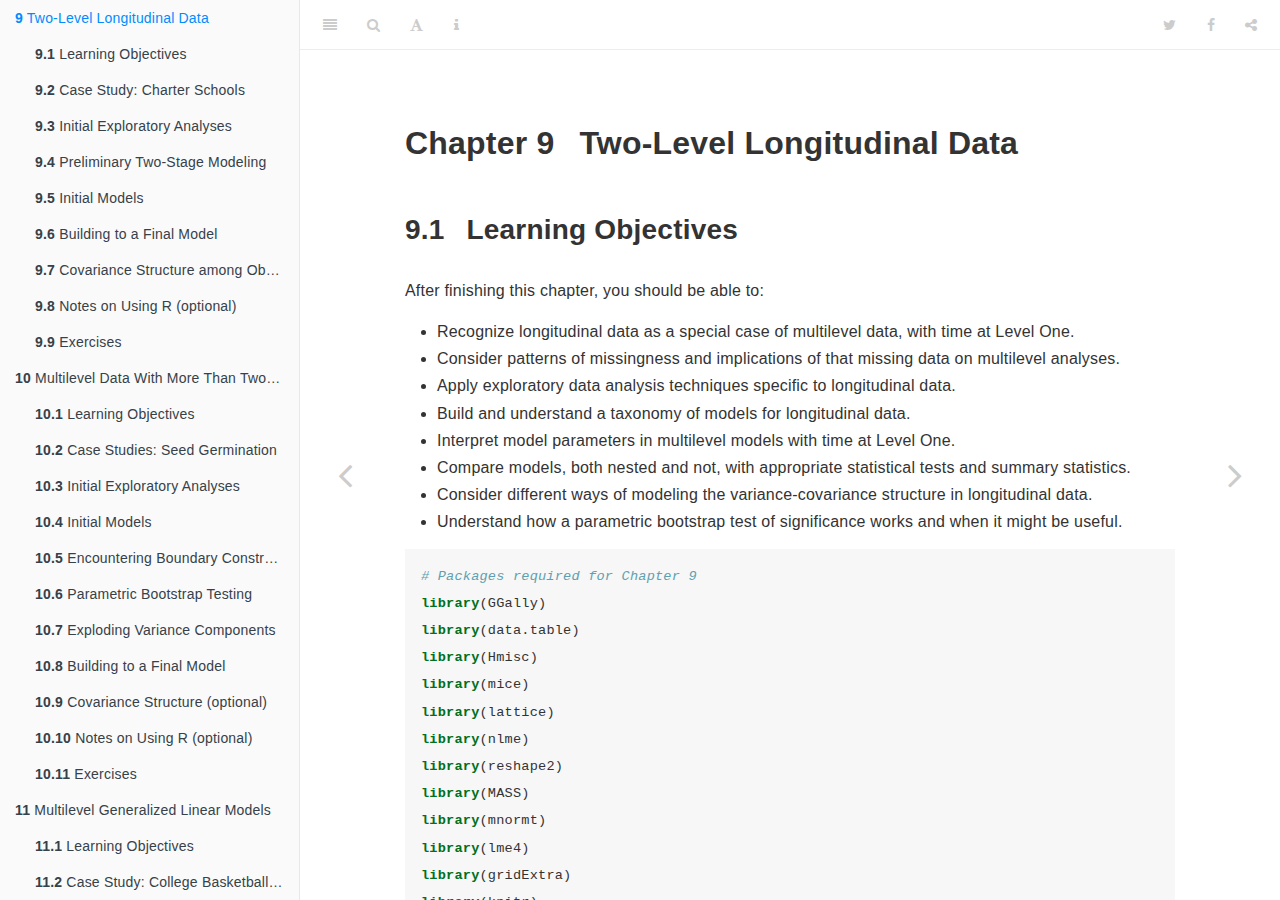
<file: docs/ch-lon.html>
<!DOCTYPE html>
<html lang="" xml:lang="">
<head>

  <meta charset="utf-8" />
  <meta http-equiv="X-UA-Compatible" content="IE=edge" />
  <title>Chapter 9 Two-Level Longitudinal Data | Beyond Multiple Linear Regression</title>
  <meta name="description" content="An applied textbook on generalized linear models and multilevel models for advanced undergraduates, featuring many real, unique data sets. It is intended to be accessible to undergraduate students who have successfully completed a regression course. Even though there is no mathematical prerequisite, we still introduce fairly sophisticated topics such as likelihood theory, zero-inflated Poisson, and parametric bootstrapping in an intuitive and applied manner. We believe strongly in case studies featuring real data and real research questions; thus, most of the data in the textbook arises from collaborative research conducted by the authors and their students, or from student projects. Our goal is that, after working through this material, students will develop an expanded toolkit and a greater appreciation for the wider world of data and statistical modeling." />
  <meta name="generator" content="bookdown 0.19 and GitBook 2.6.7" />

  <meta property="og:title" content="Chapter 9 Two-Level Longitudinal Data | Beyond Multiple Linear Regression" />
  <meta property="og:type" content="book" />
  
  <meta property="og:image" content="data/book_cover.jpg" />
  <meta property="og:description" content="An applied textbook on generalized linear models and multilevel models for advanced undergraduates, featuring many real, unique data sets. It is intended to be accessible to undergraduate students who have successfully completed a regression course. Even though there is no mathematical prerequisite, we still introduce fairly sophisticated topics such as likelihood theory, zero-inflated Poisson, and parametric bootstrapping in an intuitive and applied manner. We believe strongly in case studies featuring real data and real research questions; thus, most of the data in the textbook arises from collaborative research conducted by the authors and their students, or from student projects. Our goal is that, after working through this material, students will develop an expanded toolkit and a greater appreciation for the wider world of data and statistical modeling." />
  <meta name="github-repo" content="proback/BeyondMLR" />

  <meta name="twitter:card" content="summary" />
  <meta name="twitter:title" content="Chapter 9 Two-Level Longitudinal Data | Beyond Multiple Linear Regression" />
  
  <meta name="twitter:description" content="An applied textbook on generalized linear models and multilevel models for advanced undergraduates, featuring many real, unique data sets. It is intended to be accessible to undergraduate students who have successfully completed a regression course. Even though there is no mathematical prerequisite, we still introduce fairly sophisticated topics such as likelihood theory, zero-inflated Poisson, and parametric bootstrapping in an intuitive and applied manner. We believe strongly in case studies featuring real data and real research questions; thus, most of the data in the textbook arises from collaborative research conducted by the authors and their students, or from student projects. Our goal is that, after working through this material, students will develop an expanded toolkit and a greater appreciation for the wider world of data and statistical modeling." />
  <meta name="twitter:image" content="data/book_cover.jpg" />

<meta name="author" content="Paul Roback and Julie Legler" />


<meta name="date" content="2021-01-13" />

  <meta name="viewport" content="width=device-width, initial-scale=1" />
  <meta name="apple-mobile-web-app-capable" content="yes" />
  <meta name="apple-mobile-web-app-status-bar-style" content="black" />
  
  
<link rel="prev" href="ch-multilevelintro.html"/>
<link rel="next" href="ch-3level.html"/>
<script src="libs/jquery/jquery.min.js"></script>
<link href="libs/gitbook/css/style.css" rel="stylesheet" />
<link href="libs/gitbook/css/plugin-table.css" rel="stylesheet" />
<link href="libs/gitbook/css/plugin-bookdown.css" rel="stylesheet" />
<link href="libs/gitbook/css/plugin-highlight.css" rel="stylesheet" />
<link href="libs/gitbook/css/plugin-search.css" rel="stylesheet" />
<link href="libs/gitbook/css/plugin-fontsettings.css" rel="stylesheet" />
<link href="libs/gitbook/css/plugin-clipboard.css" rel="stylesheet" />









<script src="libs/accessible-code-block/empty-anchor.js"></script>
<script src="libs/kePrint/kePrint.js"></script>


<style type="text/css">
code.sourceCode > span { display: inline-block; line-height: 1.25; }
code.sourceCode > span { color: inherit; text-decoration: inherit; }
code.sourceCode > span:empty { height: 1.2em; }
.sourceCode { overflow: visible; }
code.sourceCode { white-space: pre; position: relative; }
pre.sourceCode { margin: 0; }
@media screen {
div.sourceCode { overflow: auto; }
}
@media print {
code.sourceCode { white-space: pre-wrap; }
code.sourceCode > span { text-indent: -5em; padding-left: 5em; }
}
pre.numberSource code
  { counter-reset: source-line 0; }
pre.numberSource code > span
  { position: relative; left: -4em; counter-increment: source-line; }
pre.numberSource code > span > a:first-child::before
  { content: counter(source-line);
    position: relative; left: -1em; text-align: right; vertical-align: baseline;
    border: none; display: inline-block;
    -webkit-touch-callout: none; -webkit-user-select: none;
    -khtml-user-select: none; -moz-user-select: none;
    -ms-user-select: none; user-select: none;
    padding: 0 4px; width: 4em;
    color: #aaaaaa;
  }
pre.numberSource { margin-left: 3em; border-left: 1px solid #aaaaaa;  padding-left: 4px; }
div.sourceCode
  {   }
@media screen {
code.sourceCode > span > a:first-child::before { text-decoration: underline; }
}
code span.al { color: #ff0000; font-weight: bold; } /* Alert */
code span.an { color: #60a0b0; font-weight: bold; font-style: italic; } /* Annotation */
code span.at { color: #7d9029; } /* Attribute */
code span.bn { color: #40a070; } /* BaseN */
code span.bu { } /* BuiltIn */
code span.cf { color: #007020; font-weight: bold; } /* ControlFlow */
code span.ch { color: #4070a0; } /* Char */
code span.cn { color: #880000; } /* Constant */
code span.co { color: #60a0b0; font-style: italic; } /* Comment */
code span.cv { color: #60a0b0; font-weight: bold; font-style: italic; } /* CommentVar */
code span.do { color: #ba2121; font-style: italic; } /* Documentation */
code span.dt { color: #902000; } /* DataType */
code span.dv { color: #40a070; } /* DecVal */
code span.er { color: #ff0000; font-weight: bold; } /* Error */
code span.ex { } /* Extension */
code span.fl { color: #40a070; } /* Float */
code span.fu { color: #06287e; } /* Function */
code span.im { } /* Import */
code span.in { color: #60a0b0; font-weight: bold; font-style: italic; } /* Information */
code span.kw { color: #007020; font-weight: bold; } /* Keyword */
code span.op { color: #666666; } /* Operator */
code span.ot { color: #007020; } /* Other */
code span.pp { color: #bc7a00; } /* Preprocessor */
code span.sc { color: #4070a0; } /* SpecialChar */
code span.ss { color: #bb6688; } /* SpecialString */
code span.st { color: #4070a0; } /* String */
code span.va { color: #19177c; } /* Variable */
code span.vs { color: #4070a0; } /* VerbatimString */
code span.wa { color: #60a0b0; font-weight: bold; font-style: italic; } /* Warning */
</style>

<link rel="stylesheet" href="css\style.css" type="text/css" />
</head>

<body>



  <div class="book without-animation with-summary font-size-2 font-family-1" data-basepath=".">

    <div class="book-summary">
      <nav role="navigation">

<ul class="summary">
<li><a href="./">Beyond Multiple Linear Regression</a></li>

<li class="divider"></li>
<li class="chapter" data-level="" data-path="index.html"><a href="index.html"><i class="fa fa-check"></i>Preface</a><ul>
<li class="chapter" data-level="" data-path="index.html"><a href="index.html#description"><i class="fa fa-check"></i>Description</a></li>
<li class="chapter" data-level="" data-path="index.html"><a href="index.html#about-the-authors"><i class="fa fa-check"></i>About the Authors</a></li>
<li class="chapter" data-level="" data-path="index.html"><a href="index.html#versions-of-r-packages-used"><i class="fa fa-check"></i>Versions of R Packages Used</a></li>
</ul></li>
<li class="chapter" data-level="1" data-path="ch-MLRreview.html"><a href="ch-MLRreview.html"><i class="fa fa-check"></i><b>1</b> Review of Multiple Linear Regression</a><ul>
<li class="chapter" data-level="1.1" data-path="ch-MLRreview.html"><a href="ch-MLRreview.html#learning-objectives"><i class="fa fa-check"></i><b>1.1</b> Learning Objectives</a></li>
<li class="chapter" data-level="1.2" data-path="ch-MLRreview.html"><a href="ch-MLRreview.html#introduction-to-beyond-multiple-linear-regression"><i class="fa fa-check"></i><b>1.2</b> Introduction to Beyond Multiple Linear Regression</a></li>
<li class="chapter" data-level="1.3" data-path="ch-MLRreview.html"><a href="ch-MLRreview.html#assumptions-for-linear-least-squares-regression"><i class="fa fa-check"></i><b>1.3</b> Assumptions for Linear Least Squares Regression</a><ul>
<li class="chapter" data-level="1.3.1" data-path="ch-MLRreview.html"><a href="ch-MLRreview.html#cases-without-assumption-violations"><i class="fa fa-check"></i><b>1.3.1</b> Cases Without Assumption Violations</a></li>
<li class="chapter" data-level="1.3.2" data-path="ch-MLRreview.html"><a href="ch-MLRreview.html#cases-with-assumption-violations"><i class="fa fa-check"></i><b>1.3.2</b> Cases With Assumption Violations</a></li>
</ul></li>
<li class="chapter" data-level="1.4" data-path="ch-MLRreview.html"><a href="ch-MLRreview.html#review-of-multiple-linear-regression"><i class="fa fa-check"></i><b>1.4</b> Review of Multiple Linear Regression</a><ul>
<li class="chapter" data-level="1.4.1" data-path="ch-MLRreview.html"><a href="ch-MLRreview.html#cs:derby"><i class="fa fa-check"></i><b>1.4.1</b> Case Study: Kentucky Derby</a></li>
</ul></li>
<li class="chapter" data-level="1.5" data-path="ch-MLRreview.html"><a href="ch-MLRreview.html#explorech1"><i class="fa fa-check"></i><b>1.5</b> Initial Exploratory Analyses</a><ul>
<li class="chapter" data-level="1.5.1" data-path="ch-MLRreview.html"><a href="ch-MLRreview.html#data-organization"><i class="fa fa-check"></i><b>1.5.1</b> Data Organization</a></li>
<li class="chapter" data-level="1.5.2" data-path="ch-MLRreview.html"><a href="ch-MLRreview.html#univariate-summaries"><i class="fa fa-check"></i><b>1.5.2</b> Univariate Summaries</a></li>
<li class="chapter" data-level="1.5.3" data-path="ch-MLRreview.html"><a href="ch-MLRreview.html#bivariate-summaries"><i class="fa fa-check"></i><b>1.5.3</b> Bivariate Summaries</a></li>
</ul></li>
<li class="chapter" data-level="1.6" data-path="ch-MLRreview.html"><a href="ch-MLRreview.html#multreg"><i class="fa fa-check"></i><b>1.6</b> Multiple Linear Regression Modeling</a><ul>
<li class="chapter" data-level="1.6.1" data-path="ch-MLRreview.html"><a href="ch-MLRreview.html#SLRcontinuous"><i class="fa fa-check"></i><b>1.6.1</b> Simple Linear Regression with a Continuous Predictor</a></li>
<li class="chapter" data-level="1.6.2" data-path="ch-MLRreview.html"><a href="ch-MLRreview.html#linear-regression-with-a-binary-predictor"><i class="fa fa-check"></i><b>1.6.2</b> Linear Regression with a Binary Predictor</a></li>
<li class="chapter" data-level="1.6.3" data-path="ch-MLRreview.html"><a href="ch-MLRreview.html#multiple-linear-regression-with-two-predictors"><i class="fa fa-check"></i><b>1.6.3</b> Multiple Linear Regression with Two Predictors</a></li>
<li class="chapter" data-level="1.6.4" data-path="ch-MLRreview.html"><a href="ch-MLRreview.html#multreg-inference"><i class="fa fa-check"></i><b>1.6.4</b> Inference in Multiple Linear Regression: Normal Theory</a></li>
<li class="chapter" data-level="1.6.5" data-path="ch-MLRreview.html"><a href="ch-MLRreview.html#multreg-boot"><i class="fa fa-check"></i><b>1.6.5</b> Inference in Multiple Linear Regression: Bootstrapping</a></li>
<li class="chapter" data-level="1.6.6" data-path="ch-MLRreview.html"><a href="ch-MLRreview.html#multiple-linear-regression-with-an-interaction-term"><i class="fa fa-check"></i><b>1.6.6</b> Multiple Linear Regression with an Interaction Term</a></li>
<li class="chapter" data-level="1.6.7" data-path="ch-MLRreview.html"><a href="ch-MLRreview.html#multreg_build"><i class="fa fa-check"></i><b>1.6.7</b> Building a Multiple Linear Regression Model</a></li>
</ul></li>
<li class="chapter" data-level="1.7" data-path="ch-MLRreview.html"><a href="ch-MLRreview.html#preview-of-remaining-chapters"><i class="fa fa-check"></i><b>1.7</b> Preview of Remaining Chapters</a><ul>
<li class="chapter" data-level="1.7.1" data-path="ch-MLRreview.html"><a href="ch-MLRreview.html#soccer"><i class="fa fa-check"></i><b>1.7.1</b> Soccer</a></li>
<li class="chapter" data-level="1.7.2" data-path="ch-MLRreview.html"><a href="ch-MLRreview.html#elephant-mating"><i class="fa fa-check"></i><b>1.7.2</b> Elephant Mating</a></li>
<li class="chapter" data-level="1.7.3" data-path="ch-MLRreview.html"><a href="ch-MLRreview.html#parenting-and-gang-activity"><i class="fa fa-check"></i><b>1.7.3</b> Parenting and Gang Activity</a></li>
<li class="chapter" data-level="1.7.4" data-path="ch-MLRreview.html"><a href="ch-MLRreview.html#crime"><i class="fa fa-check"></i><b>1.7.4</b> Crime</a></li>
</ul></li>
<li class="chapter" data-level="1.8" data-path="ch-MLRreview.html"><a href="ch-MLRreview.html#exercises"><i class="fa fa-check"></i><b>1.8</b> Exercises</a><ul>
<li class="chapter" data-level="1.8.1" data-path="ch-MLRreview.html"><a href="ch-MLRreview.html#conceptual-exercises"><i class="fa fa-check"></i><b>1.8.1</b> Conceptual Exercises</a></li>
<li class="chapter" data-level="1.8.2" data-path="ch-MLRreview.html"><a href="ch-MLRreview.html#guided-exercises"><i class="fa fa-check"></i><b>1.8.2</b> Guided Exercises</a></li>
<li class="chapter" data-level="1.8.3" data-path="ch-MLRreview.html"><a href="ch-MLRreview.html#open-ended-exercises"><i class="fa fa-check"></i><b>1.8.3</b> Open-Ended Exercises</a></li>
</ul></li>
</ul></li>
<li class="chapter" data-level="2" data-path="ch-beyondmost.html"><a href="ch-beyondmost.html"><i class="fa fa-check"></i><b>2</b> Beyond Least Squares: Using Likelihoods</a><ul>
<li class="chapter" data-level="2.1" data-path="ch-beyondmost.html"><a href="ch-beyondmost.html#learning-objectives-1"><i class="fa fa-check"></i><b>2.1</b> Learning Objectives</a></li>
<li class="chapter" data-level="2.2" data-path="ch-beyondmost.html"><a href="ch-beyondmost.html#case-study-does-sex-run-in-families"><i class="fa fa-check"></i><b>2.2</b> Case Study: Does Sex Run in Families?</a><ul>
<li class="chapter" data-level="2.2.1" data-path="ch-beyondmost.html"><a href="ch-beyondmost.html#research-questions"><i class="fa fa-check"></i><b>2.2.1</b> Research Questions</a></li>
</ul></li>
<li class="chapter" data-level="2.3" data-path="ch-beyondmost.html"><a href="ch-beyondmost.html#model-0-sex-unconditional-equal-probabilities"><i class="fa fa-check"></i><b>2.3</b> Model 0: Sex Unconditional, Equal Probabilities</a></li>
<li class="chapter" data-level="2.4" data-path="ch-beyondmost.html"><a href="ch-beyondmost.html#sex_unconditional_model"><i class="fa fa-check"></i><b>2.4</b> Model 1: Sex Unconditional, Unequal Probabilities</a><ul>
<li class="chapter" data-level="2.4.1" data-path="ch-beyondmost.html"><a href="ch-beyondmost.html#what-is-a-likelihood"><i class="fa fa-check"></i><b>2.4.1</b> What Is a Likelihood?</a></li>
<li class="chapter" data-level="2.4.2" data-path="ch-beyondmost.html"><a href="ch-beyondmost.html#findMLE.sec"><i class="fa fa-check"></i><b>2.4.2</b> Finding MLEs</a></li>
<li class="chapter" data-level="2.4.3" data-path="ch-beyondmost.html"><a href="ch-beyondmost.html#summary"><i class="fa fa-check"></i><b>2.4.3</b> Summary</a></li>
<li class="chapter" data-level="2.4.4" data-path="ch-beyondmost.html"><a href="ch-beyondmost.html#is-a-likelihood-a-probability-function-optional"><i class="fa fa-check"></i><b>2.4.4</b> Is a Likelihood a Probability Function? (optional)</a></li>
</ul></li>
<li class="chapter" data-level="2.5" data-path="ch-beyondmost.html"><a href="ch-beyondmost.html#sex_conditional.sec"><i class="fa fa-check"></i><b>2.5</b> Model 2: Sex Conditional</a><ul>
<li class="chapter" data-level="2.5.1" data-path="ch-beyondmost.html"><a href="ch-beyondmost.html#model-specification"><i class="fa fa-check"></i><b>2.5.1</b> Model Specification</a></li>
<li class="chapter" data-level="2.5.2" data-path="ch-beyondmost.html"><a href="ch-beyondmost.html#application-to-hypothetical-data"><i class="fa fa-check"></i><b>2.5.2</b> Application to Hypothetical Data</a></li>
</ul></li>
<li class="chapter" data-level="2.6" data-path="ch-beyondmost.html"><a href="ch-beyondmost.html#case-study-analysis-of-the-nlsy-data"><i class="fa fa-check"></i><b>2.6</b> Case Study: Analysis of the NLSY Data</a><ul>
<li class="chapter" data-level="2.6.1" data-path="ch-beyondmost.html"><a href="ch-beyondmost.html#model-building-plan"><i class="fa fa-check"></i><b>2.6.1</b> Model Building Plan</a></li>
<li class="chapter" data-level="2.6.2" data-path="ch-beyondmost.html"><a href="ch-beyondmost.html#EDA.sec"><i class="fa fa-check"></i><b>2.6.2</b> Exploratory Data Analysis</a></li>
<li class="chapter" data-level="2.6.3" data-path="ch-beyondmost.html"><a href="ch-beyondmost.html#likelihood-for-the-sex-unconditional-model"><i class="fa fa-check"></i><b>2.6.3</b> Likelihood for the Sex Unconditional Model</a></li>
<li class="chapter" data-level="2.6.4" data-path="ch-beyondmost.html"><a href="ch-beyondmost.html#sex-cond-lik"><i class="fa fa-check"></i><b>2.6.4</b> Likelihood for the Sex Conditional Model</a></li>
<li class="chapter" data-level="2.6.5" data-path="ch-beyondmost.html"><a href="ch-beyondmost.html#sec-lrtest"><i class="fa fa-check"></i><b>2.6.5</b> Model Comparisons</a></li>
</ul></li>
<li class="chapter" data-level="2.7" data-path="ch-beyondmost.html"><a href="ch-beyondmost.html#model-3-stopping-rule-model-waiting-for-a-boy"><i class="fa fa-check"></i><b>2.7</b> Model 3: Stopping Rule Model (waiting for a boy)</a><ul>
<li class="chapter" data-level="2.7.1" data-path="ch-beyondmost.html"><a href="ch-beyondmost.html#non-nested-models"><i class="fa fa-check"></i><b>2.7.1</b> Non-nested Models</a></li>
</ul></li>
<li class="chapter" data-level="2.8" data-path="ch-beyondmost.html"><a href="ch-beyondmost.html#summary-of-model-building"><i class="fa fa-check"></i><b>2.8</b> Summary of Model Building</a></li>
<li class="chapter" data-level="2.9" data-path="ch-beyondmost.html"><a href="ch-beyondmost.html#likelihood-based-methods"><i class="fa fa-check"></i><b>2.9</b> Likelihood-Based Methods</a></li>
<li class="chapter" data-level="2.10" data-path="ch-beyondmost.html"><a href="ch-beyondmost.html#likelihoods-and-this-course"><i class="fa fa-check"></i><b>2.10</b> Likelihoods and This Course</a></li>
<li class="chapter" data-level="2.11" data-path="ch-beyondmost.html"><a href="ch-beyondmost.html#exercises-1"><i class="fa fa-check"></i><b>2.11</b> Exercises</a><ul>
<li class="chapter" data-level="2.11.1" data-path="ch-beyondmost.html"><a href="ch-beyondmost.html#conceptual-exercises-1"><i class="fa fa-check"></i><b>2.11.1</b> Conceptual Exercises</a></li>
<li class="chapter" data-level="2.11.2" data-path="ch-beyondmost.html"><a href="ch-beyondmost.html#guided-exercises-1"><i class="fa fa-check"></i><b>2.11.2</b> Guided Exercises</a></li>
<li class="chapter" data-level="2.11.3" data-path="ch-beyondmost.html"><a href="ch-beyondmost.html#open-ended-exercises-1"><i class="fa fa-check"></i><b>2.11.3</b> Open-Ended Exercises</a></li>
</ul></li>
</ul></li>
<li class="chapter" data-level="3" data-path="ch-distthry.html"><a href="ch-distthry.html"><i class="fa fa-check"></i><b>3</b> Distribution Theory</a><ul>
<li class="chapter" data-level="3.1" data-path="ch-distthry.html"><a href="ch-distthry.html#learning-objectives-2"><i class="fa fa-check"></i><b>3.1</b> Learning Objectives</a></li>
<li class="chapter" data-level="3.2" data-path="ch-distthry.html"><a href="ch-distthry.html#introduction"><i class="fa fa-check"></i><b>3.2</b> Introduction</a></li>
<li class="chapter" data-level="3.3" data-path="ch-distthry.html"><a href="ch-distthry.html#discrete-random-variables"><i class="fa fa-check"></i><b>3.3</b> Discrete Random Variables</a><ul>
<li class="chapter" data-level="3.3.1" data-path="ch-distthry.html"><a href="ch-distthry.html#sec-binary"><i class="fa fa-check"></i><b>3.3.1</b> Binary Random Variable</a></li>
<li class="chapter" data-level="3.3.2" data-path="ch-distthry.html"><a href="ch-distthry.html#sec-binomial"><i class="fa fa-check"></i><b>3.3.2</b> Binomial Random Variable</a></li>
<li class="chapter" data-level="3.3.3" data-path="ch-distthry.html"><a href="ch-distthry.html#geometric-random-variable"><i class="fa fa-check"></i><b>3.3.3</b> Geometric Random Variable</a></li>
<li class="chapter" data-level="3.3.4" data-path="ch-distthry.html"><a href="ch-distthry.html#negative-binomial-random-variable"><i class="fa fa-check"></i><b>3.3.4</b> Negative Binomial Random Variable</a></li>
<li class="chapter" data-level="3.3.5" data-path="ch-distthry.html"><a href="ch-distthry.html#hypergeometric-random-variable"><i class="fa fa-check"></i><b>3.3.5</b> Hypergeometric Random Variable</a></li>
<li class="chapter" data-level="3.3.6" data-path="ch-distthry.html"><a href="ch-distthry.html#poisson-random-variable"><i class="fa fa-check"></i><b>3.3.6</b> Poisson Random Variable</a></li>
</ul></li>
<li class="chapter" data-level="3.4" data-path="ch-distthry.html"><a href="ch-distthry.html#continuous-random-variables"><i class="fa fa-check"></i><b>3.4</b> Continuous Random Variables</a><ul>
<li class="chapter" data-level="3.4.1" data-path="ch-distthry.html"><a href="ch-distthry.html#exponential-random-variable"><i class="fa fa-check"></i><b>3.4.1</b> Exponential Random Variable</a></li>
<li class="chapter" data-level="3.4.2" data-path="ch-distthry.html"><a href="ch-distthry.html#gamma-random-variable"><i class="fa fa-check"></i><b>3.4.2</b> Gamma Random Variable</a></li>
<li class="chapter" data-level="3.4.3" data-path="ch-distthry.html"><a href="ch-distthry.html#normal-gaussian-random-variable"><i class="fa fa-check"></i><b>3.4.3</b> Normal (Gaussian) Random Variable</a></li>
<li class="chapter" data-level="3.4.4" data-path="ch-distthry.html"><a href="ch-distthry.html#beta-random-variable"><i class="fa fa-check"></i><b>3.4.4</b> Beta Random Variable</a></li>
</ul></li>
<li class="chapter" data-level="3.5" data-path="ch-distthry.html"><a href="ch-distthry.html#distributions-used-in-testing"><i class="fa fa-check"></i><b>3.5</b> Distributions Used in Testing</a><ul>
<li class="chapter" data-level="3.5.1" data-path="ch-distthry.html"><a href="ch-distthry.html#chi2-distribution"><i class="fa fa-check"></i><b>3.5.1</b> <span class="math inline">\(\chi^2\)</span> Distribution</a></li>
<li class="chapter" data-level="3.5.2" data-path="ch-distthry.html"><a href="ch-distthry.html#students-t-distribution"><i class="fa fa-check"></i><b>3.5.2</b> Student’s <span class="math inline">\(t\)</span>-Distribution</a></li>
<li class="chapter" data-level="3.5.3" data-path="ch-distthry.html"><a href="ch-distthry.html#f-distribution"><i class="fa fa-check"></i><b>3.5.3</b> <span class="math inline">\(F\)</span>-Distribution</a></li>
</ul></li>
<li class="chapter" data-level="3.6" data-path="ch-distthry.html"><a href="ch-distthry.html#additional-resources"><i class="fa fa-check"></i><b>3.6</b> Additional Resources</a></li>
<li class="chapter" data-level="3.7" data-path="ch-distthry.html"><a href="ch-distthry.html#exercises-2"><i class="fa fa-check"></i><b>3.7</b> Exercises</a><ul>
<li class="chapter" data-level="3.7.1" data-path="ch-distthry.html"><a href="ch-distthry.html#conceptual-exercises-2"><i class="fa fa-check"></i><b>3.7.1</b> Conceptual Exercises</a></li>
<li class="chapter" data-level="3.7.2" data-path="ch-distthry.html"><a href="ch-distthry.html#guided-exercises-2"><i class="fa fa-check"></i><b>3.7.2</b> Guided Exercises</a></li>
</ul></li>
</ul></li>
<li class="chapter" data-level="4" data-path="ch-poissonreg.html"><a href="ch-poissonreg.html"><i class="fa fa-check"></i><b>4</b> Poisson Regression</a><ul>
<li class="chapter" data-level="4.1" data-path="ch-poissonreg.html"><a href="ch-poissonreg.html#learning-objectives-3"><i class="fa fa-check"></i><b>4.1</b> Learning Objectives</a></li>
<li class="chapter" data-level="4.2" data-path="ch-poissonreg.html"><a href="ch-poissonreg.html#introduction-to-poisson-regression"><i class="fa fa-check"></i><b>4.2</b> Introduction to Poisson Regression</a><ul>
<li class="chapter" data-level="4.2.1" data-path="ch-poissonreg.html"><a href="ch-poissonreg.html#poisson-regression-assumptions"><i class="fa fa-check"></i><b>4.2.1</b> Poisson Regression Assumptions</a></li>
<li class="chapter" data-level="4.2.2" data-path="ch-poissonreg.html"><a href="ch-poissonreg.html#a-graphical-look-at-poisson-regression"><i class="fa fa-check"></i><b>4.2.2</b> A Graphical Look at Poisson Regression</a></li>
</ul></li>
<li class="chapter" data-level="4.3" data-path="ch-poissonreg.html"><a href="ch-poissonreg.html#case-studies-overview"><i class="fa fa-check"></i><b>4.3</b> Case Studies Overview</a></li>
<li class="chapter" data-level="4.4" data-path="ch-poissonreg.html"><a href="ch-poissonreg.html#cs-philippines"><i class="fa fa-check"></i><b>4.4</b> Case Study: Household Size in the Philippines</a><ul>
<li class="chapter" data-level="4.4.1" data-path="ch-poissonreg.html"><a href="ch-poissonreg.html#organizedata4"><i class="fa fa-check"></i><b>4.4.1</b> Data Organization</a></li>
<li class="chapter" data-level="4.4.2" data-path="ch-poissonreg.html"><a href="ch-poissonreg.html#exploreHH"><i class="fa fa-check"></i><b>4.4.2</b> Exploratory Data Analyses</a></li>
<li class="chapter" data-level="4.4.3" data-path="ch-poissonreg.html"><a href="ch-poissonreg.html#sec-PoisInference"><i class="fa fa-check"></i><b>4.4.3</b> Estimation and Inference</a></li>
<li class="chapter" data-level="4.4.4" data-path="ch-poissonreg.html"><a href="ch-poissonreg.html#sec-Devtocompare"><i class="fa fa-check"></i><b>4.4.4</b> Using Deviances to Compare Models</a></li>
<li class="chapter" data-level="4.4.5" data-path="ch-poissonreg.html"><a href="ch-poissonreg.html#likelihood.sec"><i class="fa fa-check"></i><b>4.4.5</b> Using Likelihoods to Fit Models (optional)</a></li>
<li class="chapter" data-level="4.4.6" data-path="ch-poissonreg.html"><a href="ch-poissonreg.html#second-order-model"><i class="fa fa-check"></i><b>4.4.6</b> Second Order Model</a></li>
<li class="chapter" data-level="4.4.7" data-path="ch-poissonreg.html"><a href="ch-poissonreg.html#adding-a-covariate"><i class="fa fa-check"></i><b>4.4.7</b> Adding a Covariate</a></li>
<li class="chapter" data-level="4.4.8" data-path="ch-poissonreg.html"><a href="ch-poissonreg.html#sec-PoisResid"><i class="fa fa-check"></i><b>4.4.8</b> Residuals for Poisson Models (optional)</a></li>
<li class="chapter" data-level="4.4.9" data-path="ch-poissonreg.html"><a href="ch-poissonreg.html#sec-PoisGOF"><i class="fa fa-check"></i><b>4.4.9</b> Goodness-of-Fit</a></li>
</ul></li>
<li class="chapter" data-level="4.5" data-path="ch-poissonreg.html"><a href="ch-poissonreg.html#linear-least-squares-vs.-poisson-regression"><i class="fa fa-check"></i><b>4.5</b> Linear Least Squares  vs. Poisson Regression </a></li>
<li class="chapter" data-level="4.6" data-path="ch-poissonreg.html"><a href="ch-poissonreg.html#case-study-campus-crime"><i class="fa fa-check"></i><b>4.6</b> Case Study: Campus Crime</a><ul>
<li class="chapter" data-level="4.6.1" data-path="ch-poissonreg.html"><a href="ch-poissonreg.html#data-organization-1"><i class="fa fa-check"></i><b>4.6.1</b> Data Organization</a></li>
<li class="chapter" data-level="4.6.2" data-path="ch-poissonreg.html"><a href="ch-poissonreg.html#exploratory-data-analysis"><i class="fa fa-check"></i><b>4.6.2</b> Exploratory Data Analysis</a></li>
<li class="chapter" data-level="4.6.3" data-path="ch-poissonreg.html"><a href="ch-poissonreg.html#accounting-for-enrollment"><i class="fa fa-check"></i><b>4.6.3</b> Accounting for Enrollment</a></li>
</ul></li>
<li class="chapter" data-level="4.7" data-path="ch-poissonreg.html"><a href="ch-poissonreg.html#modeling-assumptions"><i class="fa fa-check"></i><b>4.7</b> Modeling Assumptions</a></li>
<li class="chapter" data-level="4.8" data-path="ch-poissonreg.html"><a href="ch-poissonreg.html#initial-models"><i class="fa fa-check"></i><b>4.8</b> Initial Models</a><ul>
<li class="chapter" data-level="4.8.1" data-path="ch-poissonreg.html"><a href="ch-poissonreg.html#tukeys-honestly-significant-differences"><i class="fa fa-check"></i><b>4.8.1</b> Tukey’s Honestly Significant Differences</a></li>
</ul></li>
<li class="chapter" data-level="4.9" data-path="ch-poissonreg.html"><a href="ch-poissonreg.html#sec-overdispPois"><i class="fa fa-check"></i><b>4.9</b> Overdispersion</a><ul>
<li class="chapter" data-level="4.9.1" data-path="ch-poissonreg.html"><a href="ch-poissonreg.html#dispersion-parameter-adjustment"><i class="fa fa-check"></i><b>4.9.1</b> Dispersion Parameter Adjustment</a></li>
<li class="chapter" data-level="4.9.2" data-path="ch-poissonreg.html"><a href="ch-poissonreg.html#no-dispersion-vs.-overdispersion"><i class="fa fa-check"></i><b>4.9.2</b> No Dispersion vs. Overdispersion</a></li>
<li class="chapter" data-level="4.9.3" data-path="ch-poissonreg.html"><a href="ch-poissonreg.html#negative-binomial-modeling"><i class="fa fa-check"></i><b>4.9.3</b> Negative Binomial Modeling</a></li>
</ul></li>
<li class="chapter" data-level="4.10" data-path="ch-poissonreg.html"><a href="ch-poissonreg.html#cs:drinking"><i class="fa fa-check"></i><b>4.10</b> Case Study: Weekend Drinking</a><ul>
<li class="chapter" data-level="4.10.1" data-path="ch-poissonreg.html"><a href="ch-poissonreg.html#research-question"><i class="fa fa-check"></i><b>4.10.1</b> Research Question</a></li>
<li class="chapter" data-level="4.10.2" data-path="ch-poissonreg.html"><a href="ch-poissonreg.html#data-organization-2"><i class="fa fa-check"></i><b>4.10.2</b> Data Organization</a></li>
<li class="chapter" data-level="4.10.3" data-path="ch-poissonreg.html"><a href="ch-poissonreg.html#exploratory-data-analysis-1"><i class="fa fa-check"></i><b>4.10.3</b> Exploratory Data Analysis</a></li>
<li class="chapter" data-level="4.10.4" data-path="ch-poissonreg.html"><a href="ch-poissonreg.html#modeling"><i class="fa fa-check"></i><b>4.10.4</b> Modeling</a></li>
<li class="chapter" data-level="4.10.5" data-path="ch-poissonreg.html"><a href="ch-poissonreg.html#fitting-a-zip-model"><i class="fa fa-check"></i><b>4.10.5</b> Fitting a ZIP Model</a></li>
<li class="chapter" data-level="4.10.6" data-path="ch-poissonreg.html"><a href="ch-poissonreg.html#the-vuong-test-optional"><i class="fa fa-check"></i><b>4.10.6</b> The Vuong Test (optional)</a></li>
<li class="chapter" data-level="4.10.7" data-path="ch-poissonreg.html"><a href="ch-poissonreg.html#residual-plot"><i class="fa fa-check"></i><b>4.10.7</b> Residual Plot</a></li>
<li class="chapter" data-level="4.10.8" data-path="ch-poissonreg.html"><a href="ch-poissonreg.html#limitations"><i class="fa fa-check"></i><b>4.10.8</b> Limitations</a></li>
</ul></li>
<li class="chapter" data-level="4.11" data-path="ch-poissonreg.html"><a href="ch-poissonreg.html#exercises-3"><i class="fa fa-check"></i><b>4.11</b> Exercises</a><ul>
<li class="chapter" data-level="4.11.1" data-path="ch-poissonreg.html"><a href="ch-poissonreg.html#exer:concept"><i class="fa fa-check"></i><b>4.11.1</b> Conceptual Exercises</a></li>
<li class="chapter" data-level="4.11.2" data-path="ch-poissonreg.html"><a href="ch-poissonreg.html#guided-exercises-3"><i class="fa fa-check"></i><b>4.11.2</b> Guided Exercises</a></li>
<li class="chapter" data-level="4.11.3" data-path="ch-poissonreg.html"><a href="ch-poissonreg.html#open-ended-exercises-2"><i class="fa fa-check"></i><b>4.11.3</b> Open-Ended Exercises</a></li>
</ul></li>
</ul></li>
<li class="chapter" data-level="5" data-path="ch-glms.html"><a href="ch-glms.html"><i class="fa fa-check"></i><b>5</b> Generalized Linear Models: A Unifying Theory</a><ul>
<li class="chapter" data-level="5.1" data-path="ch-glms.html"><a href="ch-glms.html#learning-objectives-4"><i class="fa fa-check"></i><b>5.1</b> Learning Objectives</a></li>
<li class="chapter" data-level="5.2" data-path="ch-glms.html"><a href="ch-glms.html#one-parameter-exponential-families"><i class="fa fa-check"></i><b>5.2</b> One-Parameter Exponential Families</a><ul>
<li class="chapter" data-level="5.2.1" data-path="ch-glms.html"><a href="ch-glms.html#one-parameter-exponential-family-poisson"><i class="fa fa-check"></i><b>5.2.1</b> One-Parameter Exponential Family: Poisson</a></li>
<li class="chapter" data-level="5.2.2" data-path="ch-glms.html"><a href="ch-glms.html#one-parameter-exponential-family-normal"><i class="fa fa-check"></i><b>5.2.2</b> One-Parameter Exponential Family: Normal</a></li>
</ul></li>
<li class="chapter" data-level="5.3" data-path="ch-glms.html"><a href="ch-glms.html#generalized-linear-modeling"><i class="fa fa-check"></i><b>5.3</b> Generalized Linear Modeling</a></li>
<li class="chapter" data-level="5.4" data-path="ch-glms.html"><a href="ch-glms.html#exercises-4"><i class="fa fa-check"></i><b>5.4</b> Exercises</a></li>
</ul></li>
<li class="chapter" data-level="6" data-path="ch-logreg.html"><a href="ch-logreg.html"><i class="fa fa-check"></i><b>6</b> Logistic Regression</a><ul>
<li class="chapter" data-level="6.1" data-path="ch-logreg.html"><a href="ch-logreg.html#learning-objectives-5"><i class="fa fa-check"></i><b>6.1</b> Learning Objectives</a></li>
<li class="chapter" data-level="6.2" data-path="ch-logreg.html"><a href="ch-logreg.html#introduction-to-logistic-regression"><i class="fa fa-check"></i><b>6.2</b> Introduction to Logistic Regression</a><ul>
<li class="chapter" data-level="6.2.1" data-path="ch-logreg.html"><a href="ch-logreg.html#logistic-regression-assumptions"><i class="fa fa-check"></i><b>6.2.1</b> Logistic Regression Assumptions</a></li>
<li class="chapter" data-level="6.2.2" data-path="ch-logreg.html"><a href="ch-logreg.html#a-graphical-look-at-logistic-regression"><i class="fa fa-check"></i><b>6.2.2</b> A Graphical Look at Logistic Regression</a></li>
</ul></li>
<li class="chapter" data-level="6.3" data-path="ch-logreg.html"><a href="ch-logreg.html#case-studies-overview-1"><i class="fa fa-check"></i><b>6.3</b> Case Studies Overview</a></li>
<li class="chapter" data-level="6.4" data-path="ch-logreg.html"><a href="ch-logreg.html#case-study-soccer-goalkeepers"><i class="fa fa-check"></i><b>6.4</b> Case Study: Soccer Goalkeepers</a><ul>
<li class="chapter" data-level="6.4.1" data-path="ch-logreg.html"><a href="ch-logreg.html#modeling-odds"><i class="fa fa-check"></i><b>6.4.1</b> Modeling Odds</a></li>
<li class="chapter" data-level="6.4.2" data-path="ch-logreg.html"><a href="ch-logreg.html#logistic-regression-models-for-binomial-responses"><i class="fa fa-check"></i><b>6.4.2</b> Logistic Regression Models for Binomial Responses</a></li>
<li class="chapter" data-level="6.4.3" data-path="ch-logreg.html"><a href="ch-logreg.html#theoretical-rationale-optional"><i class="fa fa-check"></i><b>6.4.3</b> Theoretical Rationale (optional)</a></li>
</ul></li>
<li class="chapter" data-level="6.5" data-path="ch-logreg.html"><a href="ch-logreg.html#case-study-reconstructing-alabama"><i class="fa fa-check"></i><b>6.5</b> Case Study: Reconstructing Alabama</a><ul>
<li class="chapter" data-level="6.5.1" data-path="ch-logreg.html"><a href="ch-logreg.html#data-organization-3"><i class="fa fa-check"></i><b>6.5.1</b> Data Organization</a></li>
<li class="chapter" data-level="6.5.2" data-path="ch-logreg.html"><a href="ch-logreg.html#exploratory-analyses"><i class="fa fa-check"></i><b>6.5.2</b> Exploratory Analyses</a></li>
<li class="chapter" data-level="6.5.3" data-path="ch-logreg.html"><a href="ch-logreg.html#initial-models-1"><i class="fa fa-check"></i><b>6.5.3</b> Initial Models</a></li>
<li class="chapter" data-level="6.5.4" data-path="ch-logreg.html"><a href="ch-logreg.html#sec-logisticInf"><i class="fa fa-check"></i><b>6.5.4</b> Tests for Significance of Model Coefficients</a></li>
<li class="chapter" data-level="6.5.5" data-path="ch-logreg.html"><a href="ch-logreg.html#confidence-intervals-for-model-coefficients"><i class="fa fa-check"></i><b>6.5.5</b> Confidence Intervals for Model Coefficients</a></li>
<li class="chapter" data-level="6.5.6" data-path="ch-logreg.html"><a href="ch-logreg.html#testing-for-goodness-of-fit"><i class="fa fa-check"></i><b>6.5.6</b> Testing for Goodness-of-Fit</a></li>
<li class="chapter" data-level="6.5.7" data-path="ch-logreg.html"><a href="ch-logreg.html#residuals-for-binomial-regression"><i class="fa fa-check"></i><b>6.5.7</b> Residuals for Binomial Regression</a></li>
<li class="chapter" data-level="6.5.8" data-path="ch-logreg.html"><a href="ch-logreg.html#sec-logOverdispersion"><i class="fa fa-check"></i><b>6.5.8</b> Overdispersion</a></li>
<li class="chapter" data-level="6.5.9" data-path="ch-logreg.html"><a href="ch-logreg.html#summary-1"><i class="fa fa-check"></i><b>6.5.9</b> Summary</a></li>
</ul></li>
<li class="chapter" data-level="6.6" data-path="ch-logreg.html"><a href="ch-logreg.html#linear-least-squares-vs.-binomial-regression"><i class="fa fa-check"></i><b>6.6</b> Linear Least Squares  vs. Binomial Regression </a></li>
<li class="chapter" data-level="6.7" data-path="ch-logreg.html"><a href="ch-logreg.html#case-study-trying-to-lose-weight"><i class="fa fa-check"></i><b>6.7</b> Case Study: Trying to Lose Weight</a><ul>
<li class="chapter" data-level="6.7.1" data-path="ch-logreg.html"><a href="ch-logreg.html#data-organization-4"><i class="fa fa-check"></i><b>6.7.1</b> Data Organization</a></li>
<li class="chapter" data-level="6.7.2" data-path="ch-logreg.html"><a href="ch-logreg.html#exploratory-data-analysis-2"><i class="fa fa-check"></i><b>6.7.2</b> Exploratory Data Analysis</a></li>
<li class="chapter" data-level="6.7.3" data-path="ch-logreg.html"><a href="ch-logreg.html#initial-models-2"><i class="fa fa-check"></i><b>6.7.3</b> Initial Models</a></li>
<li class="chapter" data-level="6.7.4" data-path="ch-logreg.html"><a href="ch-logreg.html#drop-in-deviance-tests"><i class="fa fa-check"></i><b>6.7.4</b> Drop-in-Deviance Tests</a></li>
<li class="chapter" data-level="6.7.5" data-path="ch-logreg.html"><a href="ch-logreg.html#model-discussion-and-summary"><i class="fa fa-check"></i><b>6.7.5</b> Model Discussion and Summary</a></li>
</ul></li>
<li class="chapter" data-level="6.8" data-path="ch-logreg.html"><a href="ch-logreg.html#exercises-5"><i class="fa fa-check"></i><b>6.8</b> Exercises</a><ul>
<li class="chapter" data-level="6.8.1" data-path="ch-logreg.html"><a href="ch-logreg.html#conceptual-exercises-3"><i class="fa fa-check"></i><b>6.8.1</b> Conceptual Exercises</a></li>
<li class="chapter" data-level="6.8.2" data-path="ch-logreg.html"><a href="ch-logreg.html#guided-exercises-4"><i class="fa fa-check"></i><b>6.8.2</b> Guided Exercises</a></li>
<li class="chapter" data-level="6.8.3" data-path="ch-logreg.html"><a href="ch-logreg.html#open-ended-exercises-3"><i class="fa fa-check"></i><b>6.8.3</b> Open-Ended Exercises</a></li>
</ul></li>
</ul></li>
<li class="chapter" data-level="7" data-path="ch-corrdata.html"><a href="ch-corrdata.html"><i class="fa fa-check"></i><b>7</b> Correlated Data</a><ul>
<li class="chapter" data-level="7.1" data-path="ch-corrdata.html"><a href="ch-corrdata.html#learning-objectives-6"><i class="fa fa-check"></i><b>7.1</b> Learning Objectives</a></li>
<li class="chapter" data-level="7.2" data-path="ch-corrdata.html"><a href="ch-corrdata.html#introduction-1"><i class="fa fa-check"></i><b>7.2</b> Introduction</a></li>
<li class="chapter" data-level="7.3" data-path="ch-corrdata.html"><a href="ch-corrdata.html#recognizing-correlation"><i class="fa fa-check"></i><b>7.3</b> Recognizing Correlation</a></li>
<li class="chapter" data-level="7.4" data-path="ch-corrdata.html"><a href="ch-corrdata.html#case-study-dams-and-pups"><i class="fa fa-check"></i><b>7.4</b> Case Study: Dams and Pups</a></li>
<li class="chapter" data-level="7.5" data-path="ch-corrdata.html"><a href="ch-corrdata.html#sources-of-variability"><i class="fa fa-check"></i><b>7.5</b> Sources of Variability</a></li>
<li class="chapter" data-level="7.6" data-path="ch-corrdata.html"><a href="ch-corrdata.html#scenario-1-no-covariates"><i class="fa fa-check"></i><b>7.6</b> Scenario 1: No Covariates</a></li>
<li class="chapter" data-level="7.7" data-path="ch-corrdata.html"><a href="ch-corrdata.html#scenario-2-dose-effect"><i class="fa fa-check"></i><b>7.7</b> Scenario 2: Dose Effect</a></li>
<li class="chapter" data-level="7.8" data-path="ch-corrdata.html"><a href="ch-corrdata.html#case-study-tree-growth"><i class="fa fa-check"></i><b>7.8</b> Case Study: Tree Growth</a><ul>
<li class="chapter" data-level="7.8.1" data-path="ch-corrdata.html"><a href="ch-corrdata.html#format-of-the-data-set"><i class="fa fa-check"></i><b>7.8.1</b> Format of the Data Set</a></li>
<li class="chapter" data-level="7.8.2" data-path="ch-corrdata.html"><a href="ch-corrdata.html#sources-of-variability-1"><i class="fa fa-check"></i><b>7.8.2</b> Sources of Variability</a></li>
<li class="chapter" data-level="7.8.3" data-path="ch-corrdata.html"><a href="ch-corrdata.html#analysis-preview-accounting-for-correlation"><i class="fa fa-check"></i><b>7.8.3</b> Analysis Preview: Accounting for Correlation</a></li>
</ul></li>
<li class="chapter" data-level="7.9" data-path="ch-corrdata.html"><a href="ch-corrdata.html#summary-2"><i class="fa fa-check"></i><b>7.9</b> Summary</a></li>
<li class="chapter" data-level="7.10" data-path="ch-corrdata.html"><a href="ch-corrdata.html#exercises-6"><i class="fa fa-check"></i><b>7.10</b> Exercises</a><ul>
<li class="chapter" data-level="7.10.1" data-path="ch-corrdata.html"><a href="ch-corrdata.html#conceptual-exercises-4"><i class="fa fa-check"></i><b>7.10.1</b> Conceptual Exercises</a></li>
<li class="chapter" data-level="7.10.2" data-path="ch-corrdata.html"><a href="ch-corrdata.html#guided-exercises-5"><i class="fa fa-check"></i><b>7.10.2</b> Guided Exercises</a></li>
<li class="chapter" data-level="7.10.3" data-path="ch-corrdata.html"><a href="ch-corrdata.html#note-on-correlated-binary-outcomes"><i class="fa fa-check"></i><b>7.10.3</b> Note on Correlated Binary Outcomes</a></li>
</ul></li>
</ul></li>
<li class="chapter" data-level="8" data-path="ch-multilevelintro.html"><a href="ch-multilevelintro.html"><i class="fa fa-check"></i><b>8</b> Introduction to Multilevel Models</a><ul>
<li class="chapter" data-level="8.1" data-path="ch-multilevelintro.html"><a href="ch-multilevelintro.html#learning-objectives-7"><i class="fa fa-check"></i><b>8.1</b> Learning Objectives</a></li>
<li class="chapter" data-level="8.2" data-path="ch-multilevelintro.html"><a href="ch-multilevelintro.html#cs:music"><i class="fa fa-check"></i><b>8.2</b> Case Study: Music Performance Anxiety</a></li>
<li class="chapter" data-level="8.3" data-path="ch-multilevelintro.html"><a href="ch-multilevelintro.html#explore"><i class="fa fa-check"></i><b>8.3</b> Initial Exploratory Analyses</a><ul>
<li class="chapter" data-level="8.3.1" data-path="ch-multilevelintro.html"><a href="ch-multilevelintro.html#organizedata1"><i class="fa fa-check"></i><b>8.3.1</b> Data Organization</a></li>
<li class="chapter" data-level="8.3.2" data-path="ch-multilevelintro.html"><a href="ch-multilevelintro.html#explore1"><i class="fa fa-check"></i><b>8.3.2</b> Exploratory Analyses: Univariate Summaries</a></li>
<li class="chapter" data-level="8.3.3" data-path="ch-multilevelintro.html"><a href="ch-multilevelintro.html#explore2"><i class="fa fa-check"></i><b>8.3.3</b> Exploratory Analyses: Bivariate Summaries</a></li>
</ul></li>
<li class="chapter" data-level="8.4" data-path="ch-multilevelintro.html"><a href="ch-multilevelintro.html#twolevelmodeling"><i class="fa fa-check"></i><b>8.4</b> Two-Level Modeling: Preliminary Considerations</a><ul>
<li class="chapter" data-level="8.4.1" data-path="ch-multilevelintro.html"><a href="ch-multilevelintro.html#multregr"><i class="fa fa-check"></i><b>8.4.1</b> Ignoring the Two-Level Structure (not recommended)</a></li>
<li class="chapter" data-level="8.4.2" data-path="ch-multilevelintro.html"><a href="ch-multilevelintro.html#twostage"><i class="fa fa-check"></i><b>8.4.2</b> A Two-Stage Modeling Approach (better but imperfect)</a></li>
</ul></li>
<li class="chapter" data-level="8.5" data-path="ch-multilevelintro.html"><a href="ch-multilevelintro.html#twolevelmodelingunified"><i class="fa fa-check"></i><b>8.5</b> Two-Level Modeling: A Unified Approach</a><ul>
<li class="chapter" data-level="8.5.1" data-path="ch-multilevelintro.html"><a href="ch-multilevelintro.html#ourframework"><i class="fa fa-check"></i><b>8.5.1</b> Our Framework</a></li>
<li class="chapter" data-level="8.5.2" data-path="ch-multilevelintro.html"><a href="ch-multilevelintro.html#random-vs.-fixed-effects"><i class="fa fa-check"></i><b>8.5.2</b> Random vs. Fixed Effects</a></li>
<li class="chapter" data-level="8.5.3" data-path="ch-multilevelintro.html"><a href="ch-multilevelintro.html#MVN"><i class="fa fa-check"></i><b>8.5.3</b> Distribution of Errors: Multivariate Normal</a></li>
<li class="chapter" data-level="8.5.4" data-path="ch-multilevelintro.html"><a href="ch-multilevelintro.html#multileveltechnical"><i class="fa fa-check"></i><b>8.5.4</b> Technical Issues when Testing Parameters (optional)</a></li>
<li class="chapter" data-level="8.5.5" data-path="ch-multilevelintro.html"><a href="ch-multilevelintro.html#initialmodel"><i class="fa fa-check"></i><b>8.5.5</b> An Initial Model with Parameter Interpretations</a></li>
</ul></li>
<li class="chapter" data-level="8.6" data-path="ch-multilevelintro.html"><a href="ch-multilevelintro.html#sec:buildmodel"><i class="fa fa-check"></i><b>8.6</b> Building a Multilevel Model</a><ul>
<li class="chapter" data-level="8.6.1" data-path="ch-multilevelintro.html"><a href="ch-multilevelintro.html#buildstrategy"><i class="fa fa-check"></i><b>8.6.1</b> Model Building Strategy</a></li>
<li class="chapter" data-level="8.6.2" data-path="ch-multilevelintro.html"><a href="ch-multilevelintro.html#modela8"><i class="fa fa-check"></i><b>8.6.2</b> An Initial Model: Random Intercepts</a></li>
</ul></li>
<li class="chapter" data-level="8.7" data-path="ch-multilevelintro.html"><a href="ch-multilevelintro.html#modelb"><i class="fa fa-check"></i><b>8.7</b> Binary Covariates at Level One and Level Two</a><ul>
<li class="chapter" data-level="8.7.1" data-path="ch-multilevelintro.html"><a href="ch-multilevelintro.html#randomslopeandint"><i class="fa fa-check"></i><b>8.7.1</b> Random Slopes and Intercepts Model</a></li>
<li class="chapter" data-level="8.7.2" data-path="ch-multilevelintro.html"><a href="ch-multilevelintro.html#pseudoR2"><i class="fa fa-check"></i><b>8.7.2</b> Pseudo R-squared Values</a></li>
<li class="chapter" data-level="8.7.3" data-path="ch-multilevelintro.html"><a href="ch-multilevelintro.html#modelc"><i class="fa fa-check"></i><b>8.7.3</b> Adding a Covariate at Level Two</a></li>
</ul></li>
<li class="chapter" data-level="8.8" data-path="ch-multilevelintro.html"><a href="ch-multilevelintro.html#sec:modeld"><i class="fa fa-check"></i><b>8.8</b> Adding Further Covariates</a><ul>
<li class="chapter" data-level="8.8.1" data-path="ch-multilevelintro.html"><a href="ch-multilevelintro.html#interp:modeld"><i class="fa fa-check"></i><b>8.8.1</b> Interpretation of Parameter Estimates</a></li>
<li class="chapter" data-level="8.8.2" data-path="ch-multilevelintro.html"><a href="ch-multilevelintro.html#compare:modeld"><i class="fa fa-check"></i><b>8.8.2</b> Model Comparisons</a></li>
</ul></li>
<li class="chapter" data-level="8.9" data-path="ch-multilevelintro.html"><a href="ch-multilevelintro.html#sec:modele"><i class="fa fa-check"></i><b>8.9</b> Centering Covariates</a></li>
<li class="chapter" data-level="8.10" data-path="ch-multilevelintro.html"><a href="ch-multilevelintro.html#modelf"><i class="fa fa-check"></i><b>8.10</b> A Final Model for Music Performance Anxiety</a></li>
<li class="chapter" data-level="8.11" data-path="ch-multilevelintro.html"><a href="ch-multilevelintro.html#multinecessary"><i class="fa fa-check"></i><b>8.11</b> Modeling Multilevel Structure: Is It Necessary?</a></li>
<li class="chapter" data-level="8.12" data-path="ch-multilevelintro.html"><a href="ch-multilevelintro.html#notesr8"><i class="fa fa-check"></i><b>8.12</b> Notes on Using R (optional)</a></li>
<li class="chapter" data-level="8.13" data-path="ch-multilevelintro.html"><a href="ch-multilevelintro.html#exercises-7"><i class="fa fa-check"></i><b>8.13</b> Exercises</a><ul>
<li class="chapter" data-level="8.13.1" data-path="ch-multilevelintro.html"><a href="ch-multilevelintro.html#conceptual-exercises-5"><i class="fa fa-check"></i><b>8.13.1</b> Conceptual Exercises</a></li>
<li class="chapter" data-level="8.13.2" data-path="ch-multilevelintro.html"><a href="ch-multilevelintro.html#guided-exercises-6"><i class="fa fa-check"></i><b>8.13.2</b> Guided Exercises</a></li>
<li class="chapter" data-level="8.13.3" data-path="ch-multilevelintro.html"><a href="ch-multilevelintro.html#open-ended-exercises-4"><i class="fa fa-check"></i><b>8.13.3</b> Open-Ended Exercises</a></li>
</ul></li>
</ul></li>
<li class="chapter" data-level="9" data-path="ch-lon.html"><a href="ch-lon.html"><i class="fa fa-check"></i><b>9</b> Two-Level Longitudinal Data</a><ul>
<li class="chapter" data-level="9.1" data-path="ch-lon.html"><a href="ch-lon.html#learning-objectives-8"><i class="fa fa-check"></i><b>9.1</b> Learning Objectives</a></li>
<li class="chapter" data-level="9.2" data-path="ch-lon.html"><a href="ch-lon.html#cs:charter"><i class="fa fa-check"></i><b>9.2</b> Case Study: Charter Schools</a></li>
<li class="chapter" data-level="9.3" data-path="ch-lon.html"><a href="ch-lon.html#exploratoryanalysis"><i class="fa fa-check"></i><b>9.3</b> Initial Exploratory Analyses</a><ul>
<li class="chapter" data-level="9.3.1" data-path="ch-lon.html"><a href="ch-lon.html#data"><i class="fa fa-check"></i><b>9.3.1</b> Data Organization</a></li>
<li class="chapter" data-level="9.3.2" data-path="ch-lon.html"><a href="ch-lon.html#missing"><i class="fa fa-check"></i><b>9.3.2</b> Missing Data</a></li>
<li class="chapter" data-level="9.3.3" data-path="ch-lon.html"><a href="ch-lon.html#generalanalyses"><i class="fa fa-check"></i><b>9.3.3</b> Exploratory Analyses for General Multilevel Models</a></li>
<li class="chapter" data-level="9.3.4" data-path="ch-lon.html"><a href="ch-lon.html#longitudinalanalyses"><i class="fa fa-check"></i><b>9.3.4</b> Exploratory Analyses for Longitudinal Data</a></li>
</ul></li>
<li class="chapter" data-level="9.4" data-path="ch-lon.html"><a href="ch-lon.html#twostage9"><i class="fa fa-check"></i><b>9.4</b> Preliminary Two-Stage Modeling</a><ul>
<li class="chapter" data-level="9.4.1" data-path="ch-lon.html"><a href="ch-lon.html#lineartwostage"><i class="fa fa-check"></i><b>9.4.1</b> Linear Trends Within Schools</a></li>
<li class="chapter" data-level="9.4.2" data-path="ch-lon.html"><a href="ch-lon.html#lineartwostageL2effects"><i class="fa fa-check"></i><b>9.4.2</b> Effects of Level Two Covariates on Linear Time Trends</a></li>
<li class="chapter" data-level="9.4.3" data-path="ch-lon.html"><a href="ch-lon.html#lineartwostageerror2"><i class="fa fa-check"></i><b>9.4.3</b> Error Structure Within Schools</a></li>
</ul></li>
<li class="chapter" data-level="9.5" data-path="ch-lon.html"><a href="ch-lon.html#lineartwostageerror"><i class="fa fa-check"></i><b>9.5</b> Initial Models</a><ul>
<li class="chapter" data-level="9.5.1" data-path="ch-lon.html"><a href="ch-lon.html#modela"><i class="fa fa-check"></i><b>9.5.1</b> Unconditional Means Model</a></li>
<li class="chapter" data-level="9.5.2" data-path="ch-lon.html"><a href="ch-lon.html#modelb9"><i class="fa fa-check"></i><b>9.5.2</b> Unconditional Growth Model</a></li>
<li class="chapter" data-level="9.5.3" data-path="ch-lon.html"><a href="ch-lon.html#othertimetrends"><i class="fa fa-check"></i><b>9.5.3</b> Modeling Other Trends over Time</a></li>
</ul></li>
<li class="chapter" data-level="9.6" data-path="ch-lon.html"><a href="ch-lon.html#finalmodel"><i class="fa fa-check"></i><b>9.6</b> Building to a Final Model</a><ul>
<li class="chapter" data-level="9.6.1" data-path="ch-lon.html"><a href="ch-lon.html#sec:modelc9"><i class="fa fa-check"></i><b>9.6.1</b> Uncontrolled Effects of School Type</a></li>
<li class="chapter" data-level="9.6.2" data-path="ch-lon.html"><a href="ch-lon.html#modeld"><i class="fa fa-check"></i><b>9.6.2</b> Add Percent Free and Reduced Lunch as a Covariate</a></li>
<li class="chapter" data-level="9.6.3" data-path="ch-lon.html"><a href="ch-lon.html#modelf9"><i class="fa fa-check"></i><b>9.6.3</b> A Final Model with Three Level Two Covariates</a></li>
<li class="chapter" data-level="9.6.4" data-path="ch-lon.html"><a href="ch-lon.html#longitudinal-paraboot"><i class="fa fa-check"></i><b>9.6.4</b> Parametric Bootstrap Testing</a></li>
</ul></li>
<li class="chapter" data-level="9.7" data-path="ch-lon.html"><a href="ch-lon.html#errorcovariance"><i class="fa fa-check"></i><b>9.7</b> Covariance Structure among Observations</a><ul>
<li class="chapter" data-level="9.7.1" data-path="ch-lon.html"><a href="ch-lon.html#standarderror"><i class="fa fa-check"></i><b>9.7.1</b> Standard Covariance Structure</a></li>
<li class="chapter" data-level="9.7.2" data-path="ch-lon.html"><a href="ch-lon.html#alternateerror"><i class="fa fa-check"></i><b>9.7.2</b> Alternative Covariance Structures</a></li>
<li class="chapter" data-level="9.7.3" data-path="ch-lon.html"><a href="ch-lon.html#non-longitudinal-multilevel-models"><i class="fa fa-check"></i><b>9.7.3</b> Non-longitudinal Multilevel Models</a></li>
<li class="chapter" data-level="9.7.4" data-path="ch-lon.html"><a href="ch-lon.html#final-thoughts-regarding-covariance-structures"><i class="fa fa-check"></i><b>9.7.4</b> Final Thoughts Regarding Covariance Structures</a></li>
<li class="chapter" data-level="9.7.5" data-path="ch-lon.html"><a href="ch-lon.html#optionalcov"><i class="fa fa-check"></i><b>9.7.5</b> Details of Covariance Structures (optional)</a></li>
</ul></li>
<li class="chapter" data-level="9.8" data-path="ch-lon.html"><a href="ch-lon.html#notesr9"><i class="fa fa-check"></i><b>9.8</b> Notes on Using R (optional)</a></li>
<li class="chapter" data-level="9.9" data-path="ch-lon.html"><a href="ch-lon.html#exercises-8"><i class="fa fa-check"></i><b>9.9</b> Exercises</a><ul>
<li class="chapter" data-level="9.9.1" data-path="ch-lon.html"><a href="ch-lon.html#conceptual-exercises-6"><i class="fa fa-check"></i><b>9.9.1</b> Conceptual Exercises</a></li>
<li class="chapter" data-level="9.9.2" data-path="ch-lon.html"><a href="ch-lon.html#guided-exercises-7"><i class="fa fa-check"></i><b>9.9.2</b> Guided Exercises</a></li>
<li class="chapter" data-level="9.9.3" data-path="ch-lon.html"><a href="ch-lon.html#open-ended-exercises-5"><i class="fa fa-check"></i><b>9.9.3</b> Open-Ended Exercises</a></li>
</ul></li>
</ul></li>
<li class="chapter" data-level="10" data-path="ch-3level.html"><a href="ch-3level.html"><i class="fa fa-check"></i><b>10</b> Multilevel Data With More Than Two Levels</a><ul>
<li class="chapter" data-level="10.1" data-path="ch-3level.html"><a href="ch-3level.html#learning-objectives-9"><i class="fa fa-check"></i><b>10.1</b> Learning Objectives</a></li>
<li class="chapter" data-level="10.2" data-path="ch-3level.html"><a href="ch-3level.html#cs:seeds"><i class="fa fa-check"></i><b>10.2</b> Case Studies: Seed Germination</a></li>
<li class="chapter" data-level="10.3" data-path="ch-3level.html"><a href="ch-3level.html#explore3"><i class="fa fa-check"></i><b>10.3</b> Initial Exploratory Analyses</a><ul>
<li class="chapter" data-level="10.3.1" data-path="ch-3level.html"><a href="ch-3level.html#organizedata3"><i class="fa fa-check"></i><b>10.3.1</b> Data Organization</a></li>
<li class="chapter" data-level="10.3.2" data-path="ch-3level.html"><a href="ch-3level.html#explore3v2"><i class="fa fa-check"></i><b>10.3.2</b> Exploratory Analyses</a></li>
</ul></li>
<li class="chapter" data-level="10.4" data-path="ch-3level.html"><a href="ch-3level.html#initialmodels-3level"><i class="fa fa-check"></i><b>10.4</b> Initial Models</a><ul>
<li class="chapter" data-level="10.4.1" data-path="ch-3level.html"><a href="ch-3level.html#unconditional-means"><i class="fa fa-check"></i><b>10.4.1</b> Unconditional Means</a></li>
<li class="chapter" data-level="10.4.2" data-path="ch-3level.html"><a href="ch-3level.html#unconditional-growth"><i class="fa fa-check"></i><b>10.4.2</b> Unconditional Growth</a></li>
</ul></li>
<li class="chapter" data-level="10.5" data-path="ch-3level.html"><a href="ch-3level.html#sec:boundary"><i class="fa fa-check"></i><b>10.5</b> Encountering Boundary Constraints</a></li>
<li class="chapter" data-level="10.6" data-path="ch-3level.html"><a href="ch-3level.html#threelevel-paraboot"><i class="fa fa-check"></i><b>10.6</b> Parametric Bootstrap Testing</a></li>
<li class="chapter" data-level="10.7" data-path="ch-3level.html"><a href="ch-3level.html#sec:explodingvarcomps"><i class="fa fa-check"></i><b>10.7</b> Exploding Variance Components</a></li>
<li class="chapter" data-level="10.8" data-path="ch-3level.html"><a href="ch-3level.html#modelsDEF"><i class="fa fa-check"></i><b>10.8</b> Building to a Final Model</a></li>
<li class="chapter" data-level="10.9" data-path="ch-3level.html"><a href="ch-3level.html#error-3level"><i class="fa fa-check"></i><b>10.9</b> Covariance Structure (optional)</a><ul>
<li class="chapter" data-level="10.9.1" data-path="ch-3level.html"><a href="ch-3level.html#optionalerror"><i class="fa fa-check"></i><b>10.9.1</b> Details of Covariance Structures</a></li>
</ul></li>
<li class="chapter" data-level="10.10" data-path="ch-3level.html"><a href="ch-3level.html#usingR3"><i class="fa fa-check"></i><b>10.10</b> Notes on Using R (optional)</a></li>
<li class="chapter" data-level="10.11" data-path="ch-3level.html"><a href="ch-3level.html#exercises-9"><i class="fa fa-check"></i><b>10.11</b> Exercises</a><ul>
<li class="chapter" data-level="10.11.1" data-path="ch-3level.html"><a href="ch-3level.html#conceptual-exercises-7"><i class="fa fa-check"></i><b>10.11.1</b> Conceptual Exercises</a></li>
<li class="chapter" data-level="10.11.2" data-path="ch-3level.html"><a href="ch-3level.html#guided-exercises-8"><i class="fa fa-check"></i><b>10.11.2</b> Guided Exercises</a></li>
<li class="chapter" data-level="10.11.3" data-path="ch-3level.html"><a href="ch-3level.html#open-ended-exercises-6"><i class="fa fa-check"></i><b>10.11.3</b> Open-Ended Exercises</a></li>
</ul></li>
</ul></li>
<li class="chapter" data-level="11" data-path="ch-GLMM.html"><a href="ch-GLMM.html"><i class="fa fa-check"></i><b>11</b> Multilevel Generalized Linear Models</a><ul>
<li class="chapter" data-level="11.1" data-path="ch-GLMM.html"><a href="ch-GLMM.html#objectives"><i class="fa fa-check"></i><b>11.1</b> Learning Objectives</a></li>
<li class="chapter" data-level="11.2" data-path="ch-GLMM.html"><a href="ch-GLMM.html#cs:refs"><i class="fa fa-check"></i><b>11.2</b> Case Study: College Basketball Referees</a></li>
<li class="chapter" data-level="11.3" data-path="ch-GLMM.html"><a href="ch-GLMM.html#explore-glmm"><i class="fa fa-check"></i><b>11.3</b> Initial Exploratory Analyses</a><ul>
<li class="chapter" data-level="11.3.1" data-path="ch-GLMM.html"><a href="ch-GLMM.html#data-organization-5"><i class="fa fa-check"></i><b>11.3.1</b> Data Organization</a></li>
<li class="chapter" data-level="11.3.2" data-path="ch-GLMM.html"><a href="ch-GLMM.html#glmm-eda"><i class="fa fa-check"></i><b>11.3.2</b> Exploratory Analyses</a></li>
</ul></li>
<li class="chapter" data-level="11.4" data-path="ch-GLMM.html"><a href="ch-GLMM.html#twolevelmodeling-glmm"><i class="fa fa-check"></i><b>11.4</b> Two-Level Modeling with a Generalized Response</a><ul>
<li class="chapter" data-level="11.4.1" data-path="ch-GLMM.html"><a href="ch-GLMM.html#multregr-glmm"><i class="fa fa-check"></i><b>11.4.1</b> A GLM Approach</a></li>
<li class="chapter" data-level="11.4.2" data-path="ch-GLMM.html"><a href="ch-GLMM.html#twostage-glmm"><i class="fa fa-check"></i><b>11.4.2</b> A Two-Stage Modeling Approach</a></li>
<li class="chapter" data-level="11.4.3" data-path="ch-GLMM.html"><a href="ch-GLMM.html#unified-glmm"><i class="fa fa-check"></i><b>11.4.3</b> A Unified Multilevel Approach</a></li>
</ul></li>
<li class="chapter" data-level="11.5" data-path="ch-GLMM.html"><a href="ch-GLMM.html#crossedre"><i class="fa fa-check"></i><b>11.5</b> Crossed Random Effects</a></li>
<li class="chapter" data-level="11.6" data-path="ch-GLMM.html"><a href="ch-GLMM.html#glmm-paraboot"><i class="fa fa-check"></i><b>11.6</b> Parametric Bootstrap for Model Comparisons</a></li>
<li class="chapter" data-level="11.7" data-path="ch-GLMM.html"><a href="ch-GLMM.html#sec:finalmodel-glmm"><i class="fa fa-check"></i><b>11.7</b> A Final Model for Examining Referee Bias</a></li>
<li class="chapter" data-level="11.8" data-path="ch-GLMM.html"><a href="ch-GLMM.html#estimatedRE"><i class="fa fa-check"></i><b>11.8</b> Estimated Random Effects</a></li>
<li class="chapter" data-level="11.9" data-path="ch-GLMM.html"><a href="ch-GLMM.html#usingR-glmm"><i class="fa fa-check"></i><b>11.9</b> Notes on Using R (optional)</a></li>
<li class="chapter" data-level="11.10" data-path="ch-GLMM.html"><a href="ch-GLMM.html#exercises-10"><i class="fa fa-check"></i><b>11.10</b> Exercises</a><ul>
<li class="chapter" data-level="11.10.1" data-path="ch-GLMM.html"><a href="ch-GLMM.html#conceptual-exercises-8"><i class="fa fa-check"></i><b>11.10.1</b> Conceptual Exercises</a></li>
<li class="chapter" data-level="11.10.2" data-path="ch-GLMM.html"><a href="ch-GLMM.html#open-ended-exercises-7"><i class="fa fa-check"></i><b>11.10.2</b> Open-Ended Exercises</a></li>
</ul></li>
</ul></li>
<li class="chapter" data-level="" data-path="references.html"><a href="references.html"><i class="fa fa-check"></i>References</a></li>
<li class="divider"></li>
<li><a href="https://github.com/rstudio/bookdown" target="blank">Published with bookdown</a></li>

</ul>

      </nav>
    </div>

    <div class="book-body">
      <div class="body-inner">
        <div class="book-header" role="navigation">
          <h1>
            <i class="fa fa-circle-o-notch fa-spin"></i><a href="./">Beyond Multiple Linear Regression</a>
          </h1>
        </div>

        <div class="page-wrapper" tabindex="-1" role="main">
          <div class="page-inner">

            <section class="normal" id="section-">
<div id="ch-lon" class="section level1">
<h1><span class="header-section-number">Chapter 9</span> Two-Level Longitudinal Data</h1>
<div id="learning-objectives-8" class="section level2">
<h2><span class="header-section-number">9.1</span> Learning Objectives</h2>
<p>After finishing this chapter, you should be able to:</p>
<ul>
<li>Recognize longitudinal data as a special case of multilevel data, with time at Level One.</li>
<li>Consider patterns of missingness and implications of that missing data on multilevel analyses.</li>
<li>Apply exploratory data analysis techniques specific to longitudinal data.</li>
<li>Build and understand a taxonomy of models for longitudinal data.</li>
<li>Interpret model parameters in multilevel models with time at Level One.</li>
<li>Compare models, both nested and not, with appropriate statistical tests and summary statistics.</li>
<li>Consider different ways of modeling the variance-covariance structure in longitudinal data.</li>
<li>Understand how a parametric bootstrap test of significance works and when it might be useful.</li>
</ul>
<div class="sourceCode" id="cb214"><pre class="sourceCode r"><code class="sourceCode r"><span id="cb214-1"><a href="ch-lon.html#cb214-1"></a><span class="co"># Packages required for Chapter 9</span></span>
<span id="cb214-2"><a href="ch-lon.html#cb214-2"></a><span class="kw">library</span>(GGally)</span>
<span id="cb214-3"><a href="ch-lon.html#cb214-3"></a><span class="kw">library</span>(data.table)</span>
<span id="cb214-4"><a href="ch-lon.html#cb214-4"></a><span class="kw">library</span>(Hmisc)</span>
<span id="cb214-5"><a href="ch-lon.html#cb214-5"></a><span class="kw">library</span>(mice)</span>
<span id="cb214-6"><a href="ch-lon.html#cb214-6"></a><span class="kw">library</span>(lattice)</span>
<span id="cb214-7"><a href="ch-lon.html#cb214-7"></a><span class="kw">library</span>(nlme)</span>
<span id="cb214-8"><a href="ch-lon.html#cb214-8"></a><span class="kw">library</span>(reshape2)</span>
<span id="cb214-9"><a href="ch-lon.html#cb214-9"></a><span class="kw">library</span>(MASS)</span>
<span id="cb214-10"><a href="ch-lon.html#cb214-10"></a><span class="kw">library</span>(mnormt)</span>
<span id="cb214-11"><a href="ch-lon.html#cb214-11"></a><span class="kw">library</span>(lme4)</span>
<span id="cb214-12"><a href="ch-lon.html#cb214-12"></a><span class="kw">library</span>(gridExtra) </span>
<span id="cb214-13"><a href="ch-lon.html#cb214-13"></a><span class="kw">library</span>(knitr)</span>
<span id="cb214-14"><a href="ch-lon.html#cb214-14"></a><span class="kw">library</span>(kableExtra)</span>
<span id="cb214-15"><a href="ch-lon.html#cb214-15"></a><span class="kw">library</span>(broom)</span>
<span id="cb214-16"><a href="ch-lon.html#cb214-16"></a><span class="kw">library</span>(tidyverse)</span></code></pre></div>
</div>
<div id="cs:charter" class="section level2">
<h2><span class="header-section-number">9.2</span> Case Study: Charter Schools</h2>
<p>Charter schools were first introduced in the state of Minnesota in 1991 <span class="citation">(U.S. Department of Education <a href="#ref-CharterSchools" role="doc-biblioref">2018</a>)</span>. Since then, charter schools have begun appearing all over the United States. While publicly funded, a unique feature of charter schools is their independence from many of the regulations that are present in the public school systems of their respective city or state. Thus, charters will often extend the school days or year and tend to offer non-traditional techniques and styles of instruction and learning.</p>
<p>One example of this unique schedule structure is the KIPP (Knowledge Is Power Program) Stand Academy in Minneapolis, MN. KIPP stresses longer days and better partnerships with parents, and they claim that 80% of their students go to college from a population where 87% qualify for free and reduced lunch and 95% are African American or Latino <span class="citation">(KIPP <a href="#ref-KIPP" role="doc-biblioref">2018</a>)</span>. However, the larger question is whether or not charter schools are out-performing non-charter public schools in general. Because of the relative youthfulness of charter schools, data has just begun to be collected to evaluate the performance of charter versus non-charter schools and some of the factors that influence a school’s performance. Along these lines, we will examine data collected by the Minnesota Department of Education for all Minnesota schools during the years 2008-2010.</p>
<p>Comparisons of student performance in charter schools versus public schools have produced conflicting results, potentially as a result of the strong differences in the structure and population of the student bodies that represent the two types of schools. A study by the Policy and Program Studies Service of five states found that charter schools are less likely to meet state performance standards than conventional public schools <span class="citation">(Finnigan et al. <a href="#ref-Finnigan2004" role="doc-biblioref">2004</a>)</span>. However, <span class="citation">Witte et al. (<a href="#ref-Witte2007" role="doc-biblioref">2007</a>)</span> performed a statistical analysis comparing Wisconsin charter and non-charter schools and found that average achievement test scores were significantly higher in charter schools compared to non-charter schools, after controlling for demographic variables such as the percentage of white students. In addition, a study of California students who took the Stanford 9 exam from 1998 through 2002 found that charter schools, on average, were performing at the same level as conventional public schools <span class="citation">(Buddin and Zimmer <a href="#ref-Buddin2005" role="doc-biblioref">2005</a>)</span>. Although school performance is difficult to quantify with a single measure, for illustration purposes in this chapter we will focus on that aspect of school performance measured by the math portion of the Minnesota Comprehensive Assessment (MCA-II) data for 6th grade students enrolled in 618 different Minnesota schools during the years 2008, 2009, and 2010 <span class="citation">(Minnesota Department of Education <a href="#ref-MNDepartmentOfEducation" role="doc-biblioref">2018</a>)</span>. Similar comparisons could obviously be conducted for other grade levels or modes of assessment.</p>
<p>As described in <span class="citation">Green III, Baker, and Oluwole (<a href="#ref-Green2003" role="doc-biblioref">2003</a>)</span>, it is very challenging to compare charter and public non-charter schools, as charter schools are often designed to target or attract specific populations of students. Without accounting for differences in student populations, comparisons lose meaning. With the assistance of multiple school-specific predictors, we will attempt to model sixth grade math MCA-II scores of Minnesota schools, focusing on the differences between charter and public non-charter school performances. In the process, we hope to answer the following research questions:</p>
<ul>
<li>Which factors most influence a school’s performance in MCA testing?</li>
<li>How do the average math MCA-II scores for 6th graders enrolled in charter schools differ from scores for students who attend non-charter public schools? Do these differences persist after accounting for differences in student populations?</li>
<li>Are there differences in yearly improvement between charter and non-charter public schools?</li>
</ul>
</div>
<div id="exploratoryanalysis" class="section level2">
<h2><span class="header-section-number">9.3</span> Initial Exploratory Analyses</h2>
<div id="data" class="section level3">
<h3><span class="header-section-number">9.3.1</span> Data Organization</h3>
<p>Key variables in <code>chart_wide_condense.csv</code> which we will examine to address the research questions above are:</p>
<ul>
<li><code>schoolid</code> = includes district type, district number, and school number</li>
<li><code>schoolName</code> = name of school</li>
<li><code>urban</code> = is the school in an urban (1) or rural (0) location?</li>
<li><code>charter</code> = is the school a charter school (1) or a non-charter public school (0)?</li>
<li><code>schPctnonw</code> = proportion of non-white students in a school (based on 2010 figures)</li>
<li><code>schPctsped</code> = proportion of special education students in a school (based on 2010 figures)</li>
<li><code>schPctfree</code> = proportion of students who receive free or reduced lunches in a school (based on 2010 figures). This serves as a measure of poverty among school families.</li>
<li><code>MathAvgScore.0</code> = average MCA-II math score for all sixth grade students in a school in 2008</li>
<li><code>MathAvgScore.1</code> = average MCA-II math score for all sixth grade students in a school in 2009</li>
<li><code>MathAvgScore.2</code> = average MCA-II math score for all sixth grade students in a school in 2010</li>
</ul>
<p>This data is stored in WIDE format, with one row per school, as illustrated in Table <a href="ch-lon.html#tab:table1chp9">9.1</a>.</p>
<table class="table" style="font-size: 9px; margin-left: auto; margin-right: auto;">
<caption style="font-size: initial !important;">
<span id="tab:table1chp9">Table 9.1: </span>The first six observations in the wide data set for the Charter Schools case study.
</caption>
<thead>
<tr>
<th style="text-align:left;">
schoolid
</th>
<th style="text-align:left;">
schoolName
</th>
<th style="text-align:right;">
urban
</th>
<th style="text-align:right;">
charter
</th>
<th style="text-align:right;">
schPctnonw
</th>
<th style="text-align:right;">
schPctsped
</th>
<th style="text-align:right;">
schPctfree
</th>
<th style="text-align:right;">
MathAvgScore.0
</th>
<th style="text-align:right;">
MathAvgScore.1
</th>
<th style="text-align:right;">
MathAvgScore.2
</th>
</tr>
</thead>
<tbody>
<tr>
<td style="text-align:left;">
Dtype 1 Dnum 1 Snum 2
</td>
<td style="text-align:left;">
RIPPLESIDE ELEMENTARY
</td>
<td style="text-align:right;">
0
</td>
<td style="text-align:right;">
0
</td>
<td style="text-align:right;">
0.0000
</td>
<td style="text-align:right;">
0.1176
</td>
<td style="text-align:right;">
0.3627
</td>
<td style="text-align:right;">
652.8
</td>
<td style="text-align:right;">
656.6
</td>
<td style="text-align:right;">
652.6
</td>
</tr>
<tr>
<td style="text-align:left;">
Dtype 1 Dnum 100 Snum 1
</td>
<td style="text-align:left;">
WRENSHALL ELEMENTARY
</td>
<td style="text-align:right;">
0
</td>
<td style="text-align:right;">
0
</td>
<td style="text-align:right;">
0.0303
</td>
<td style="text-align:right;">
0.1515
</td>
<td style="text-align:right;">
0.4242
</td>
<td style="text-align:right;">
646.9
</td>
<td style="text-align:right;">
645.3
</td>
<td style="text-align:right;">
651.9
</td>
</tr>
<tr>
<td style="text-align:left;">
Dtype 1 Dnum 108 Snum 30
</td>
<td style="text-align:left;">
CENTRAL MIDDLE
</td>
<td style="text-align:right;">
0
</td>
<td style="text-align:right;">
0
</td>
<td style="text-align:right;">
0.0769
</td>
<td style="text-align:right;">
0.1231
</td>
<td style="text-align:right;">
0.2615
</td>
<td style="text-align:right;">
654.7
</td>
<td style="text-align:right;">
658.5
</td>
<td style="text-align:right;">
659.7
</td>
</tr>
<tr>
<td style="text-align:left;">
Dtype 1 Dnum 11 Snum 121
</td>
<td style="text-align:left;">
SANDBURG MIDDLE
</td>
<td style="text-align:right;">
1
</td>
<td style="text-align:right;">
0
</td>
<td style="text-align:right;">
0.0977
</td>
<td style="text-align:right;">
0.0827
</td>
<td style="text-align:right;">
0.2481
</td>
<td style="text-align:right;">
656.4
</td>
<td style="text-align:right;">
656.8
</td>
<td style="text-align:right;">
659.9
</td>
</tr>
<tr>
<td style="text-align:left;">
Dtype 1 Dnum 11 Snum 193
</td>
<td style="text-align:left;">
OAK VIEW MIDDLE
</td>
<td style="text-align:right;">
1
</td>
<td style="text-align:right;">
0
</td>
<td style="text-align:right;">
0.0538
</td>
<td style="text-align:right;">
0.0954
</td>
<td style="text-align:right;">
0.1418
</td>
<td style="text-align:right;">
657.7
</td>
<td style="text-align:right;">
658.2
</td>
<td style="text-align:right;">
659.8
</td>
</tr>
<tr>
<td style="text-align:left;">
Dtype 1 Dnum 11 Snum 195
</td>
<td style="text-align:left;">
ROOSEVELT MIDDLE
</td>
<td style="text-align:right;">
1
</td>
<td style="text-align:right;">
0
</td>
<td style="text-align:right;">
0.1234
</td>
<td style="text-align:right;">
0.0886
</td>
<td style="text-align:right;">
0.2405
</td>
<td style="text-align:right;">
655.9
</td>
<td style="text-align:right;">
659.1
</td>
<td style="text-align:right;">
660.3
</td>
</tr>
</tbody>
</table>
<p>For most statistical analyses, it will be advantageous to convert WIDE format to LONG format, with one row per year per school. To make this conversion, we will have to create a time variable, which under the LONG format is very flexible—each school can have a different number of and differently-spaced time points, and they can even have predictors which vary over time. Details for making this conversion can be found in the R Markdown code for this chapter, and the form of the LONG data in this study is exhibited in the next section.</p>
</div>
<div id="missing" class="section level3">
<h3><span class="header-section-number">9.3.2</span> Missing Data</h3>
<p>In this case, before we convert our data to LONG form, we should first address problems with missing data.  Missing data is a common phenomenon in longitudinal studies. For instance, it could arise if a new school was started during the observation period, a school was shut down during the observation period, or no results were reported in a given year. Dealing with missing data in a statistical analysis is not trivial, but fortunately many multilevel packages (including the lme4 package in R) are adept at handling missing data.</p>
<p>First, we must understand the extent and nature of missing data in our study. Table <a href="ch-lon.html#tab:table2chp9">9.2</a> is a frequency table of missing data patterns, where 1 indicates presence of a variable and 0 indicates a missing value for a particular variable; this table is a helpful starting point. Among our 618 schools, 540 had complete data (all covariates and math scores for all three years), 25 were missing a math score for 2008, 35 were missing math scores in both 2008 and 2009, etc.</p>
<p>The number of schools with a particular missing data pattern are listed in the left column; the remaining columns of 0’s and 1’s describe the missing data pattern, with 0 indicating a missing value. Some covariates that are present for every school are not listed. The bottom row gives the number of schools with missing values for specific variables; the last entry indicates that 121 total observations were missing.</p>
<table class="table" style="margin-left: auto; margin-right: auto;">
<caption>
<span id="tab:table2chp9">Table 9.2: </span>A frequency table of missing data patterns.
</caption>
<thead>
<tr>
<th style="text-align:left;">
</th>
<th style="text-align:right;">
charter
</th>
<th style="text-align:right;">
MathAvgScore.2
</th>
<th style="text-align:right;">
MathAvgScore.1
</th>
<th style="text-align:right;">
MathAvgScore.0
</th>
<th style="text-align:right;">
</th>
</tr>
</thead>
<tbody>
<tr>
<td style="text-align:left;">
540
</td>
<td style="text-align:right;">
1
</td>
<td style="text-align:right;">
1
</td>
<td style="text-align:right;">
1
</td>
<td style="text-align:right;">
1
</td>
<td style="text-align:right;">
0
</td>
</tr>
<tr>
<td style="text-align:left;">
25
</td>
<td style="text-align:right;">
1
</td>
<td style="text-align:right;">
1
</td>
<td style="text-align:right;">
1
</td>
<td style="text-align:right;">
0
</td>
<td style="text-align:right;">
1
</td>
</tr>
<tr>
<td style="text-align:left;">
4
</td>
<td style="text-align:right;">
1
</td>
<td style="text-align:right;">
1
</td>
<td style="text-align:right;">
0
</td>
<td style="text-align:right;">
1
</td>
<td style="text-align:right;">
1
</td>
</tr>
<tr>
<td style="text-align:left;">
35
</td>
<td style="text-align:right;">
1
</td>
<td style="text-align:right;">
1
</td>
<td style="text-align:right;">
0
</td>
<td style="text-align:right;">
0
</td>
<td style="text-align:right;">
2
</td>
</tr>
<tr>
<td style="text-align:left;">
6
</td>
<td style="text-align:right;">
1
</td>
<td style="text-align:right;">
0
</td>
<td style="text-align:right;">
1
</td>
<td style="text-align:right;">
1
</td>
<td style="text-align:right;">
1
</td>
</tr>
<tr>
<td style="text-align:left;">
1
</td>
<td style="text-align:right;">
1
</td>
<td style="text-align:right;">
0
</td>
<td style="text-align:right;">
1
</td>
<td style="text-align:right;">
0
</td>
<td style="text-align:right;">
2
</td>
</tr>
<tr>
<td style="text-align:left;">
7
</td>
<td style="text-align:right;">
1
</td>
<td style="text-align:right;">
0
</td>
<td style="text-align:right;">
0
</td>
<td style="text-align:right;">
1
</td>
<td style="text-align:right;">
2
</td>
</tr>
<tr>
<td style="text-align:left;">
</td>
<td style="text-align:right;">
0
</td>
<td style="text-align:right;">
14
</td>
<td style="text-align:right;">
46
</td>
<td style="text-align:right;">
61
</td>
<td style="text-align:right;">
121
</td>
</tr>
</tbody>
</table>
<p>Statisticians have devised different strategies for handling missing data; a few common approaches are described briefly here:</p>
<ul>
<li>Include only schools with complete data. This is the cleanest approach analytically; however, ignoring data from 12.6% of the study’s schools (since 78 of the 618 schools had incomplete data) means that a large amount of potentially useful data is being thrown away. In addition, this approach creates potential issues with informative missingness. Informative missingness occurs when a school’s lack of scores is not a random phenomenon but provides information about the effectiveness of the school type (e.g., a school closes because of low test scores).</li>
<li>Last observation carried forward. Each school’s last math score is analyzed as a univariate response, whether the last measurement was taken in 2008, 2009, or 2010. With this approach, data from all schools can be used, and analyses can be conducted with traditional methods assuming independent responses. This approach is sometimes used in clinical trials because it tends to be conservative, setting a higher bar for showing that a new therapy is significantly better than a traditional therapy. Of course, we must assume that a school’s 2008 score is representative of its 2010 score. In addition, information about trajectories over time is thrown away.</li>
<li>Imputation of missing observations. Many methods have been developed for sensibly “filling in” missing observations, using imputation models which base imputed data on subjects with similar covariate profiles and on typical observed time trends. Once an imputed data set is created (or several imputed data sets), analyses can proceed with complete data methods that are easier to apply. Risks with the imputation approach include misrepresenting missing observations and overstating precision in final results.</li>
<li>Apply multilevel methods, which use available data to estimate patterns over time by school and then combine those school estimates in a way that recognizes that time trends for schools with complete data are more precise than time trends for schools with fewer measurements. <span class="citation">Laird (<a href="#ref-Laird1988" role="doc-biblioref">1988</a>)</span> demonstrates that multilevel models are valid under the fairly unrestrictive condition that the probability of missingness cannot depend on any unobserved predictors or the response. This is the approach we will follow in the remainder of the text.</li>
</ul>
<p>Now, we are ready to create our LONG data set. Fortunately, many packages (including R) have built-in functions for easing this conversion, and the functions are improving constantly. The resulting LONG data set is shown in Table <a href="ch-lon.html#tab:table3chp9">9.3</a>, where <code>year08</code> measures the number of years since 2008.</p>

<table class="table" style="margin-left: auto; margin-right: auto;">
<caption>
<span id="tab:table3chp9">Table 9.3: </span>The first six observations in the long data set for the Charter Schools case study; these lines correspond to the first two observations from the wide data set illustrated in Table <a href="ch-lon.html#tab:table1chp9">9.1</a>.
</caption>
<thead>
<tr>
<th style="text-align:left;">
schoolName
</th>
<th style="text-align:right;">
charter
</th>
<th style="text-align:right;">
schPctsped
</th>
<th style="text-align:right;">
schPctfree
</th>
<th style="text-align:right;">
year08
</th>
<th style="text-align:right;">
MathAvgScore
</th>
</tr>
</thead>
<tbody>
<tr>
<td style="text-align:left;">
RIPPLESIDE ELEMENTARY
</td>
<td style="text-align:right;">
0
</td>
<td style="text-align:right;">
0.1176
</td>
<td style="text-align:right;">
0.3627
</td>
<td style="text-align:right;">
0
</td>
<td style="text-align:right;">
652.8
</td>
</tr>
<tr>
<td style="text-align:left;">
RIPPLESIDE ELEMENTARY
</td>
<td style="text-align:right;">
0
</td>
<td style="text-align:right;">
0.1176
</td>
<td style="text-align:right;">
0.3627
</td>
<td style="text-align:right;">
1
</td>
<td style="text-align:right;">
656.6
</td>
</tr>
<tr>
<td style="text-align:left;">
RIPPLESIDE ELEMENTARY
</td>
<td style="text-align:right;">
0
</td>
<td style="text-align:right;">
0.1176
</td>
<td style="text-align:right;">
0.3627
</td>
<td style="text-align:right;">
2
</td>
<td style="text-align:right;">
652.6
</td>
</tr>
<tr>
<td style="text-align:left;">
WRENSHALL ELEMENTARY
</td>
<td style="text-align:right;">
0
</td>
<td style="text-align:right;">
0.1515
</td>
<td style="text-align:right;">
0.4242
</td>
<td style="text-align:right;">
0
</td>
<td style="text-align:right;">
646.9
</td>
</tr>
<tr>
<td style="text-align:left;">
WRENSHALL ELEMENTARY
</td>
<td style="text-align:right;">
0
</td>
<td style="text-align:right;">
0.1515
</td>
<td style="text-align:right;">
0.4242
</td>
<td style="text-align:right;">
1
</td>
<td style="text-align:right;">
645.3
</td>
</tr>
<tr>
<td style="text-align:left;">
WRENSHALL ELEMENTARY
</td>
<td style="text-align:right;">
0
</td>
<td style="text-align:right;">
0.1515
</td>
<td style="text-align:right;">
0.4242
</td>
<td style="text-align:right;">
2
</td>
<td style="text-align:right;">
651.9
</td>
</tr>
</tbody>
</table>
</div>
<div id="generalanalyses" class="section level3">
<h3><span class="header-section-number">9.3.3</span> Exploratory Analyses for General Multilevel Models</h3>
<p>Notice the <strong>longitudinal</strong>  structure of our data—we have up to three measurements of test scores at different time points for each of our 618 schools. With this structure, we can address questions at two levels:</p>
<ul>
<li>Within school—changes over time</li>
<li>Between schools—effects of school-specific covariates (charter or non-charter, urban or rural, percent free and reduced lunch, percent special education, and percent non-white) on 2008 math scores and rate of change between 2008 and 2010.</li>
</ul>
<p>As with any statistical analysis, it is vitally important to begin with graphical and numerical summaries of important variables and relationships between variables. We’ll begin with initial exploratory analyses that we introduced in the previous chapter, noting that we have no Level One covariates other than time at this point (potential covariates at this level may have included measures of the number of students tested or funds available per student). We will, however, consider the Level Two variables of charter or non-charter, urban or rural, percent free and reduced lunch, percent special education, and percent non-white. Although covariates such as percent free and reduced lunch may vary slightly from year to year within a school, the larger and more important differences tend to occur between schools, so we used percent free and reduced lunch for a school in 2010 as a Level Two variable.</p>
<p>As in Chapter <a href="ch-multilevelintro.html#ch-multilevelintro">8</a>, we can conduct initial investigations of relationships between Level Two covariates and test scores in two ways. First, we can use all 1733 observations to investigate relationships of Level Two covariates with test scores. Although these plots will contain dependent points, since each school is represented by up to three years of test score data, general patterns exhibited in these plots tend to be real. Second, we can calculate mean scores across all years for each of the 618 schools. While we lose some information with this approach, we can more easily consider each plotted point to be independent. Typically, both types of exploratory plots illustrate similar relationships, and in this case, both approaches are so similar that we will only show plots using the second approach, with one observation per school.</p>
<p>Figure <a href="ch-lon.html#fig:lon-hist1">9.1</a> shows the distribution of MCA math test scores as somewhat left-skewed. MCA test scores for sixth graders are scaled to fall between 600 and 700, where scores above 650 for individual students indicate “meeting standards”. Thus, schools with averages below 650 will often have increased incentive to improve their scores the following year. When we refer to the “math score” for a particular school in a particular year, we will assume that score represents the average for all sixth graders at that school. In Figure <a href="ch-lon.html#fig:lon-box1">9.2</a>, we see that test scores are generally higher for both schools in rural areas and for public non-charter schools. Note that in this data set there are 237 schools in rural areas and 381 schools in urban areas, as well as 545 public non-charter schools and 73 charter schools. In addition, we can see in Figure <a href="ch-lon.html#fig:lon-scat1">9.3</a> that schools tend to have lower math scores if they have higher percentages of students with free and reduced lunch, with special education needs, or who are non-white.</p>
<div class="figure" style="text-align: center"><span id="fig:lon-hist1"></span>
<img src="bookdown-BeyondMLR_files/figure-html/lon-hist1-1.png" alt="Histogram of mean sixth grade MCA math test scores over the years 2008-2010 for 618 Minnesota schools." width="60%" />
<p class="caption">
Figure 9.1: Histogram of mean sixth grade MCA math test scores over the years 2008-2010 for 618 Minnesota schools.
</p>
</div>
<div class="figure" style="text-align: center"><span id="fig:lon-box1"></span>
<img src="bookdown-BeyondMLR_files/figure-html/lon-box1-1.png" alt="Boxplots of categorical Level Two covariates vs. average MCA math scores.  Plot (a) shows charter vs. public non-charter schools, while plot (b) shows urban vs. rural schools." width="60%" />
<p class="caption">
Figure 9.2: Boxplots of categorical Level Two covariates vs. average MCA math scores. Plot (a) shows charter vs. public non-charter schools, while plot (b) shows urban vs. rural schools.
</p>
</div>
<div class="figure" style="text-align: center"><span id="fig:lon-scat1"></span>
<img src="bookdown-BeyondMLR_files/figure-html/lon-scat1-1.png" alt=" Scatterplots of average MCA math scores by (a) percent free and reduced lunch, (b) percent special education, and (c) percent non-white in a school." width="60%" />
<p class="caption">
Figure 9.3:  Scatterplots of average MCA math scores by (a) percent free and reduced lunch, (b) percent special education, and (c) percent non-white in a school.
</p>
</div>
</div>
<div id="longitudinalanalyses" class="section level3">
<h3><span class="header-section-number">9.3.4</span> Exploratory Analyses for Longitudinal Data</h3>
<p>In addition to the initial exploratory analyses above, longitudinal data—multilevel data with time at Level One—calls for further plots and summaries that describe time trends within and across individuals. For example, we can examine trends over time within individual schools. Figure <a href="ch-lon.html#fig:lon-lat1">9.4</a> provides a <strong>lattice plot</strong>  illustrating trends over time for the first 24 schools in the data set. We note differences among schools in starting point (test scores in 2008), slope (change in test scores over the three-year period), and form of the relationship. These differences among schools are nicely illustrated in so-called <strong>spaghetti plots</strong>  such as Figure <a href="ch-lon.html#fig:lon-spag1">9.5</a>, which overlays the individual schools’ time trends (for the math test scores) from Figure <a href="ch-lon.html#fig:lon-lat1">9.4</a> on a single set of axes. In order to illustrate the overall time trend without making global assumptions about the form of the relationship, we overlaid in bold a non-parametric fitted curve through a <strong>loess smoother</strong>.  LOESS comes from “locally estimated scatterplot smoother”, in which a low-degree polynomial is fit to each data point using weighted regression techniques, where nearby points receive greater weight. LOESS is a computationally intensive method which performs especially well with larger sets of data, although ideally there would be a greater diversity of x-values than the three time points we have. In this case, the loess smoother follows very closely to a linear trend, indicating that assuming a linear increase in test scores over the three-year period is probably a reasonable simplifying assumption. To further examine the hypothesis that linearity would provide a reasonable approximation to the form of the individual time trends in most cases, Figure <a href="ch-lon.html#fig:lon-lat2">9.6</a> shows a lattice plot containing linear fits through ordinary least squares rather than connected time points as in Figure <a href="ch-lon.html#fig:lon-lat1">9.4</a>.</p>
<div class="figure" style="text-align: center"><span id="fig:lon-lat1"></span>
<img src="bookdown-BeyondMLR_files/figure-html/lon-lat1-1.png" alt="Lattice plot by school of math scores over time for the first 24 schools in the data set." width="60%" />
<p class="caption">
Figure 9.4: Lattice plot by school of math scores over time for the first 24 schools in the data set.
</p>
</div>
<div class="figure" style="text-align: center"><span id="fig:lon-spag1"></span>
<img src="bookdown-BeyondMLR_files/figure-html/lon-spag1-1.png" alt=" Spaghetti plot of math scores over time by school, for all the charter schools and a random sample of public non-charter schools, with overall fit using loess (bold)." width="60%" />
<p class="caption">
Figure 9.5:  Spaghetti plot of math scores over time by school, for all the charter schools and a random sample of public non-charter schools, with overall fit using loess (bold).
</p>
</div>
<div class="figure" style="text-align: center"><span id="fig:lon-lat2"></span>
<img src="bookdown-BeyondMLR_files/figure-html/lon-lat2-1.png" alt=" Lattice plot by school of math scores over time with linear fit for the first 24 schools in the data set." width="60%" />
<p class="caption">
Figure 9.6:  Lattice plot by school of math scores over time with linear fit for the first 24 schools in the data set.
</p>
</div>
<div class="figure" style="text-align: center"><span id="fig:lon-spag3"></span>
<img src="bookdown-BeyondMLR_files/figure-html/lon-spag3-1.png" alt="Spaghetti plots showing time trends for each school by school type, for a random sample of charter schools (left) and public non-charter schools (right), with overall fits using loess (bold)." width="60%" />
<p class="caption">
Figure 9.7: Spaghetti plots showing time trends for each school by school type, for a random sample of charter schools (left) and public non-charter schools (right), with overall fits using loess (bold).
</p>
</div>
<div class="figure" style="text-align: center"><span id="fig:lon-spagmat1"></span>
<img src="bookdown-BeyondMLR_files/figure-html/lon-spagmat1-1.png" alt="Spaghetti plots showing time trends for each school by quartiles of percent free and reduced lunch, with loess fits." width="60%" />
<p class="caption">
Figure 9.8: Spaghetti plots showing time trends for each school by quartiles of percent free and reduced lunch, with loess fits.
</p>
</div>
<p>Just as we explored the relationship between our response (average math scores) and important covariates in Section <a href="ch-lon.html#generalanalyses">9.3.3</a>, we can now examine the relationships between time trends by school and important covariates. For instance, Figure <a href="ch-lon.html#fig:lon-spag3">9.7</a> shows that charter schools had math scores that were lower on average than public non-charter schools and more variable. This type of plot is sometimes called a <strong>trellis graph</strong>,  since it displays a grid of smaller charts with consistent scales, where each smaller chart represents a condition—an item in a category. Trends over time by school type are denoted by bold loess curves. Public non-charter schools have higher scores across all years; both school types show little growth between 2008 and 2009, but greater growth between 2009 and 2010, especially charter schools. Exploratory analyses like this can be repeated for other covariates, such as percent free and reduced lunch in Figure <a href="ch-lon.html#fig:lon-spagmat1">9.8</a>. The trellis plot automatically divides schools into four groups based on quartiles of their percent free and reduced lunch, and we see that schools with lower percentages of free and reduced lunch students tend to have higher math scores and less variability. Across all levels of free and reduced lunch, we see greater gains between 2009 and 2010 than between 2008 and 2009.</p>
</div>
</div>
<div id="twostage9" class="section level2">
<h2><span class="header-section-number">9.4</span> Preliminary Two-Stage Modeling</h2>
<div id="lineartwostage" class="section level3">
<h3><span class="header-section-number">9.4.1</span> Linear Trends Within Schools</h3>
<p>Even though we know that every school’s math test scores were not strictly linearly increasing or decreasing over the observation period, a linear model for individual time trends is often a simple but reasonable way to model data. One advantage of using a linear model within school is that each school’s data points can be summarized with two summary statistics—an intercept and a slope (obviously, this is an even bigger advantage when there are more observations over time per school). For instance, we see in Figure <a href="ch-lon.html#fig:lon-lat2">9.6</a> that sixth graders from the school depicted in the top right slot slowly increased math scores over the three-year observation period, while students from the school depicted in the fourth column of the top row generally experienced decreasing math scores over the same period. As a whole, the linear model fits individual trends pretty well, and many schools appear to have slowly increasing math scores over time, as researchers in this study may have hypothesized.</p>
<p>Another advantage of assuming a linear trend at Level One (within schools) is that we can examine summary statistics across schools. Both the intercept and slope are meaningful for each school: the <em>intercept</em> conveys the school’s math score in 2008, while the <em>slope</em> conveys the school’s average yearly increase or decrease in math scores over the three-year period. Figure <a href="ch-lon.html#fig:lon-cis1">9.9</a> shows that point estimates and uncertainty surrounding individual estimates of intercepts and slopes vary considerably. In addition, we can generate summary statistics and histograms for the 618 intercepts and slopes produced by fitting linear regression models at Level One, in addition to R-squared values which describe the strength of fit of the linear model for each school (Figure <a href="ch-lon.html#fig:lon-histmat1">9.10</a>). For our 618 schools, the mean math score for 2008 was 651.4 (SD=7.28), and the mean yearly rate of change in math scores over the three-year period was 1.30 (SD=2.51). We can further examine the relationship between schools’ intercepts and slopes. Figure <a href="ch-lon.html#fig:lon-scat5">9.11</a> shows a general decreasing trend, suggesting that schools with lower 2008 test scores tend to have greater growth in scores between 2008 and 2010 (potentially because those schools have more room for improvement); this trend is supported with a correlation coefficient of <span class="math inline">\(-0.32\)</span> between fitted intercepts and slopes. Note that, with only 3 or fewer observations for each school, extreme or intractable values for the slope and R-squared are possible. For example, slopes cannot be estimated for those schools with just a single test score, R-squared values cannot be calculated for those schools with no variability in test scores between 2008 and 2010, and R-squared values must be 1 for those schools with only two test scores.</p>

<div class="figure" style="text-align: center"><span id="fig:lon-cis1"></span>
<img src="bookdown-BeyondMLR_files/figure-html/lon-cis1-1.png" alt="Point estimates and 95% confidence intervals for (a) intercepts and (b) slopes by school, for the first 24 schools in the data set." width="60%" />
<p class="caption">
Figure 9.9: Point estimates and 95% confidence intervals for (a) intercepts and (b) slopes by school, for the first 24 schools in the data set.
</p>
</div>
<div class="figure" style="text-align: center"><span id="fig:lon-histmat1"></span>
<img src="bookdown-BeyondMLR_files/figure-html/lon-histmat1-1.png" alt=" Histograms for (a) intercepts, (b) slopes, and (c) R-squared values from fitted regression lines by school." width="60%" />
<p class="caption">
Figure 9.10:  Histograms for (a) intercepts, (b) slopes, and (c) R-squared values from fitted regression lines by school.
</p>
</div>
<div class="figure" style="text-align: center"><span id="fig:lon-scat5"></span>
<img src="bookdown-BeyondMLR_files/figure-html/lon-scat5-1.png" alt="Scatterplot showing the relationship between intercepts and slopes from fitted regression lines by school." width="60%" />
<p class="caption">
Figure 9.11: Scatterplot showing the relationship between intercepts and slopes from fitted regression lines by school.
</p>
</div>
</div>
<div id="lineartwostageL2effects" class="section level3">
<h3><span class="header-section-number">9.4.2</span> Effects of Level Two Covariates on Linear Time Trends</h3>
<p>Summarizing trends over time within schools is typically only a start, however. Most of the primary research questions from this study involve comparisons among schools, such as: (a) are there significant differences between charter schools and public non-charter schools, and (b) do any differences between charter schools and public schools change with percent free and reduced lunch, percent special education, or location? These are Level Two questions, and we can begin to explore these questions by graphically examining the effects of school-level variables on schools’ linear time trends. By school-level variables, we are referring to those covariates that differ by school but are not dependent on time. For example, school type (charter or public non-charter), urban or rural location, percent non-white, percent special education, and percent free and reduced lunch are all variables which differ by school but which don’t change over time, at least as they were assessed in this study. Variables which would be time-dependent include quantities such as per pupil funding and reading scores.</p>
<p>Figure <a href="ch-lon.html#fig:lon-box2">9.12</a> shows differences in the average time trends by school type, using estimated intercepts and slopes to support observations from the spaghetti plots in Figure <a href="ch-lon.html#fig:lon-spag3">9.7</a>. Based on intercepts, charter schools have lower math scores, on average, in 2008 than public non-charter schools. Based on slopes, however, charter schools tend to improve their math scores at a slightly faster rate than public schools, especially at the 75th percentile and above. By the end of the three-year observation period, we would nevertheless expect charter schools to have lower average math scores than public schools. For another exploratory perspective on school type comparisons, we can examine differences between school types with respect to math scores in 2008 and math scores in 2010. As expected, boxplots by school type (Figure <a href="ch-lon.html#fig:lon-box3">9.13</a>) show clearly lower math scores for charter schools in 2008, but differences are slightly less dramatic in 2010.</p>
<div class="figure" style="text-align: center"><span id="fig:lon-box2"></span>
<img src="bookdown-BeyondMLR_files/figure-html/lon-box2-1.png" alt="Boxplots of (a) intercepts and (b) slopes by school type (charter vs. public non-charter)." width="60%" />
<p class="caption">
Figure 9.12: Boxplots of (a) intercepts and (b) slopes by school type (charter vs. public non-charter).
</p>
</div>
<div class="figure" style="text-align: center"><span id="fig:lon-box3"></span>
<img src="bookdown-BeyondMLR_files/figure-html/lon-box3-1.png" alt="Boxplots of (a) 2008 and (b) 2010 math scores by school type (charter (1) vs. public non-charter (0))." width="60%" />
<p class="caption">
Figure 9.13: Boxplots of (a) 2008 and (b) 2010 math scores by school type (charter (1) vs. public non-charter (0)).
</p>
</div>
<p>Any initial exploratory analyses should also investigate effects of potential confounding variables such as school demographics and location. If we discover, for instance, that those schools with higher levels of poverty (measured by the percentage of students receiving free and reduced lunch) display lower test scores in 2008 but greater improvements between 2008 and 2010, then we might be able to use percentage of free and reduced lunch in statistical modeling of intercepts and slopes, leading to more precise estimates of the charter school effects on these two outcomes. In addition, we should also look for any interaction with school type—any evidence that the difference between charter and non-charter schools changes based on the level of a confounding variable. For example, do charter schools perform better relative to non-charter schools when there is a large percentage of non-white students at a school?</p>
<p>With a confounding variable such as percentage of free and reduced lunch, we will treat this variable as continuous to produce the most powerful exploratory analyses. We can begin by examining boxplots of free and reduced lunch percentage against school type (Figure <a href="ch-lon.html#fig:lon-boxcatmat1">9.14</a>). We observe that charter schools tend to have greater percentages of free and reduced lunch students as well as greater school-to-school variability. Next, we can use scatterplots to graphically illustrate the relationships between free and reduced lunch percentages and significant outcomes such as intercept and slope (also Figure <a href="ch-lon.html#fig:lon-boxcatmat1">9.14</a>). In this study, it appears that schools with higher levels of free and reduced lunch (i.e., greater poverty) tend to have lower math scores in 2008, but there is little evidence of a relationship between levels of free and reduced lunch and improvements in test scores between 2008 and 2010. These observations are supported with correlation coefficients between percent free and reduced lunch and intercepts (r=-0.61) and slopes (r=-0.06).</p>
<p>A less powerful but occasionally informative way to look at the effect of a continuous confounder on an outcome variable is by creating a categorical variable out of the confounder. For instance, we could classify any school with a percentage of free and reduced lunch students above the median as having a high percentage of free and reduced lunch students, and all other schools as having a low percentage of free and reduced lunch students. Then we could examine a possible interaction between percent free and reduced lunch and school type through a series of four boxplots (Figure <a href="ch-lon.html#fig:lon-boxmat1">9.15</a>). In fact, these boxplots suggest that the gap between charter and public non-charter schools in 2008 was greater in schools with a high percentage of free and reduced lunch students, while the difference in rate of change in test scores between charter and public non-charter schools appeared similar for high and low levels of free and reduced lunch. We will investigate these trends more thoroughly with statistical modeling.</p>
<div class="figure" style="text-align: center"><span id="fig:lon-boxcatmat1"></span>
<img src="bookdown-BeyondMLR_files/figure-html/lon-boxcatmat1-1.png" alt="(a) Boxplot of percent free and reduced lunch by school type (charter vs. public non-charter), along with scatterplots of (b) intercepts and (c) slopes from fitted regression lines by school vs. percent free and reduced lunch." width="60%" />
<p class="caption">
Figure 9.14: (a) Boxplot of percent free and reduced lunch by school type (charter vs. public non-charter), along with scatterplots of (b) intercepts and (c) slopes from fitted regression lines by school vs. percent free and reduced lunch.
</p>
</div>
<div class="figure" style="text-align: center"><span id="fig:lon-boxmat1"></span>
<img src="bookdown-BeyondMLR_files/figure-html/lon-boxmat1-1.png" alt="Boxplots of (a) intercepts and (b) slopes from fitted regression lines by school vs. school type (charter vs. public non-charter), separated by high and low levels of percent free and reduced lunch." width="60%" />
<p class="caption">
Figure 9.15: Boxplots of (a) intercepts and (b) slopes from fitted regression lines by school vs. school type (charter vs. public non-charter), separated by high and low levels of percent free and reduced lunch.
</p>
</div>
<p>The effect of other confounding variables (e.g., percent non-white, percent special education, urban or rural location) can be investigated in a similar fashion to free and reduced lunch percentage, both in terms of main effect (variability in outcomes such as slope and intercept which can be explained by the confounding variable) and interaction with school type (ability of the confounding variable to explain differences between charter and public non-charter schools). We leave these explorations as an exercise.</p>
</div>
<div id="lineartwostageerror2" class="section level3">
<h3><span class="header-section-number">9.4.3</span> Error Structure Within Schools</h3>
<p>Finally, with longitudinal data it is important to investigate the error variance-covariance structure of data collected within a school (the Level Two observational unit). In multilevel data, as in the examples we introduced in Chapter <a href="ch-corrdata.html#ch-corrdata">7</a>, we suspect observations within group (like a school) to be correlated, and we strive to model that correlation. When the data within group is collected over time, we often see distinct patterns in the residuals that can be modeled—correlations which decrease systematically as the time interval increases, variances that change over time, correlation structure that depends on a covariate, etc. A first step in modeling the error variance-covariance structure is the production of an exploratory plot such as Figure <a href="ch-lon.html#fig:lon-cor1">9.16</a>. To generate this plot, we begin by modeling MCA math score as a linear function of time using all 1733 observations and ignoring the school variable. This population (marginal) trend is illustrated in Figure <a href="ch-lon.html#fig:lon-spag1">9.5</a> and is given by:</p>
<p><span class="math display">\[\begin{equation*}
\hat{Y}_{ij}=651.69+1.20\textrm{Time}_{ij},
\end{equation*}\]</span>
where <span class="math inline">\(\hat{Y}_{ij}\)</span> is the predicted math score of the <span class="math inline">\(i^{th}\)</span> school at time <span class="math inline">\(j\)</span>, where time <span class="math inline">\(j\)</span> is the number of years since 2008. In this model, the predicted math score will be identical for all schools at a given time point <span class="math inline">\(j\)</span>. Residuals <span class="math inline">\(Y_{ij}-\hat{Y}_{ij}\)</span> are then calculated for each observation, measuring the difference between actual math score and the average overall time trend. Figure <a href="ch-lon.html#fig:lon-cor1">9.16</a> then combines three pieces of information: the upper right triangle contains correlation coefficients for residuals between pairs of years, the diagonal contains histograms of residuals at each time point, and the lower left triangle contains scatterplots of residuals from two different years. In our case, we see that correlation between residuals from adjacent years is strongly positive (0.81-0.83) and does not drop off greatly as the time interval between years increases.</p>
<div class="figure" style="text-align: center"><span id="fig:lon-cor1"></span>
<img src="bookdown-BeyondMLR_files/figure-html/lon-cor1-1.png" alt="Correlation structure within school.  The upper right contains correlation coefficients between residuals at pairs of time points, the lower left contains scatterplots of the residuals at time point pairs, and the diagonal contains histograms of residuals at each of the three time points." width="60%" />
<p class="caption">
Figure 9.16: Correlation structure within school. The upper right contains correlation coefficients between residuals at pairs of time points, the lower left contains scatterplots of the residuals at time point pairs, and the diagonal contains histograms of residuals at each of the three time points.
</p>
</div>
</div>
</div>
<div id="lineartwostageerror" class="section level2">
<h2><span class="header-section-number">9.5</span> Initial Models</h2>
<p>Throughout the exploratory analysis phase, our original research questions have guided our work, and now with modeling we return to familiar questions such as:</p>
<ul>
<li>are differences between charter and public non-charter schools (in intercept, in slope, in 2010 math score) statistically significant?</li>
<li>are differences between school types statistically significant, even after accounting for school demographics and location?</li>
<li>do charter schools offer any measurable benefit over non-charter public schools, either overall or within certain subgroups of schools based on demographics or location?</li>
</ul>
<p>As you might expect, answers to these questions will arise from proper consideration of variability and properly identified statistical models.
As in Chapter <a href="ch-multilevelintro.html#ch-multilevelintro">8</a>, we will begin model fitting with some simple, preliminary models, in part to establish a baseline for evaluating larger models. Then, we can build toward a final model for inference by attempting to add important covariates, centering certain variables, and checking assumptions.</p>
<div id="modela" class="section level3">
<h3><span class="header-section-number">9.5.1</span> Unconditional Means Model</h3>
<p>In the multilevel context, we almost always begin with the <strong>unconditional means model</strong>,  in which there are no predictors at any level. The purpose of the unconditional means model is to assess the amount of variation at each level, and to compare variability within school to variability between schools. Define <span class="math inline">\(Y_{ij}\)</span> as the MCA-II math score from school <span class="math inline">\(i\)</span> and year <span class="math inline">\(j\)</span>. Using the composite model specification from Chapter <a href="ch-multilevelintro.html#ch-multilevelintro">8</a>:</p>
<p><span class="math display">\[\begin{equation*}
Y _{ij} = \alpha_{0} + u_{i} + \epsilon_{ij} \textrm{ with } u_{i} \sim N(0, \sigma^2_u) \textrm{ and } \epsilon_{ij} \sim N(0, \sigma^2)
\end{equation*}\]</span>
the unconditional means model can be fit to the MCA-II data:</p>
<div class="sourceCode" id="cb215"><pre class="sourceCode r"><code class="sourceCode r"><span id="cb215-1"><a href="ch-lon.html#cb215-1"></a><span class="co">#Model A (Unconditional means model)</span></span>
<span id="cb215-2"><a href="ch-lon.html#cb215-2"></a>model.a &lt;-<span class="st"> </span><span class="kw">lmer</span>(MathAvgScore<span class="op">~</span><span class="st"> </span><span class="dv">1</span> <span class="op">+</span><span class="st"> </span>(<span class="dv">1</span><span class="op">|</span>schoolid), </span>
<span id="cb215-3"><a href="ch-lon.html#cb215-3"></a>                <span class="dt">REML=</span>T, <span class="dt">data=</span>chart.long)</span></code></pre></div>
<pre><code>##  Groups   Name        Variance Std.Dev.
##  schoolid (Intercept) 41.9     6.47    
##  Residual             10.6     3.25</code></pre>
<pre><code>##  Number of Level Two groups =  618</code></pre>
<pre><code>##             Estimate Std. Error t value
## (Intercept)    652.7     0.2726    2395</code></pre>
<p>From this output, we obtain estimates of our three model parameters:</p>
<ul>
<li><p><span class="math inline">\(\hat{\alpha}_{0}\)</span> = 652.7 = the mean math score across all schools and all years</p></li>
<li><p><span class="math inline">\(\hat{\sigma}^2\)</span>= 10.6 = the variance in within-school deviations between individual yearly scores and the school mean across all years</p></li>
<li><p><span class="math inline">\(\hat{\sigma}^2_u\)</span>= 41.9 = the variance in between-school deviations between school means and the overall mean across all schools and all years</p></li>
</ul>
<p>Based on the intraclass correlation coefficient:</p>
<p><span class="math display">\[\begin{equation*}
\hat{\rho}=\frac{\hat{\sigma}^2_u}{\hat{\sigma}^2_u + \hat{\sigma}^2} = \frac{41.869}{41.869+10.571}= 0.798
\end{equation*}\]</span>
79.8% of the total variation in math scores is attributable to differences among schools rather than changes over time within schools. We can also say that the average correlation for any pair of responses from the same school is 0.798.</p>
</div>
<div id="modelb9" class="section level3">
<h3><span class="header-section-number">9.5.2</span> Unconditional Growth Model</h3>
<p>The second model in most multilevel contexts introduces a covariate at Level One (see Model B in Chapter <a href="ch-multilevelintro.html#ch-multilevelintro">8</a>). With longitudinal data, this second model introduces time as a predictor at Level One, but there are still no predictors at Level Two. This model is then called the <strong>unconditional growth model</strong>.  The unconditional growth model allows us to assess how much of the within-school variability can be attributed to systematic changes over time.</p>
<p>At the lowest level, we can consider building individual growth models over time for each of the 618 schools in our study. First, we must decide upon a form for each of our 618 growth curves. Based on our initial exploratory analyses, assuming that an individual school’s MCA-II math scores follow a linear trend seems like a reasonable starting point. Under the assumption of linearity, we must estimate an intercept and a slope for each school, based on their 1-3 test scores over a period of three years. Compared to time series analyses of economic data, most longitudinal data analyses have relatively few time periods for each subject (or school), and the basic patterns within subject are often reasonably described by simpler functional forms.</p>
<p>Let <span class="math inline">\(Y_{ij}\)</span> be the math score of the <span class="math inline">\(i^{th}\)</span> school in year <span class="math inline">\(j\)</span>. Then we can model the linear change in math test scores over time for School <span class="math inline">\(i\)</span> according to Model B:</p>
<p><span class="math display">\[\begin{equation*}
Y_{ij} = a_{i} + b_{i}\textrm{Year08}_{ij} + \epsilon_{ij} \textrm{ where } \epsilon_{ij} \sim N(0, \sigma^2)
\end{equation*}\]</span></p>
<p>The parameters in this model <span class="math inline">\((a_{i}, b_{i},\)</span> and <span class="math inline">\(\sigma^2)\)</span> can be estimated through LLSR methods. <span class="math inline">\(a_{i}\)</span> represents the true intercept for School <span class="math inline">\(i\)</span>—i.e., the expected test score level for School <span class="math inline">\(i\)</span> when time is zero (2008)—while <span class="math inline">\(b_{i}\)</span> represents the true slope for School <span class="math inline">\(i\)</span>—i.e., the expected yearly rate of change in math score for School <span class="math inline">\(i\)</span> over the three-year observation period. Here we use Roman letters rather than Greek for model parameters since models by school will eventually be a conceptual first step in a multilevel model. The <span class="math inline">\(\epsilon_{ij}\)</span> terms represent the deviation of School <span class="math inline">\(i\)</span>’s actual test scores from the expected results under linear growth—the part of school <span class="math inline">\(i\)</span>’s test score at time <span class="math inline">\(j\)</span> that is not explained by linear changes over time. The variability in these deviations from the linear model is given by <span class="math inline">\(\sigma^2\)</span>. In Figure <a href="ch-lon.html#fig:lon-scat3">9.17</a>, which illustrates a linear growth model for Norwood Central Middle School, <span class="math inline">\(a_{i}\)</span> is estimated by the <span class="math inline">\(y\)</span>-intercept of the fitted regression line, <span class="math inline">\(b_{i}\)</span> is estimated by the slope of the fitted regression line, and <span class="math inline">\(\sigma^2\)</span> is estimated by the variability in the vertical distances between each point (the actual math score in year <span class="math inline">\(j\)</span>) and the line (the predicted math score in year <span class="math inline">\(j\)</span>).</p>
<div class="figure" style="text-align: center"><span id="fig:lon-scat3"></span>
<img src="bookdown-BeyondMLR_files/figure-html/lon-scat3-1.png" alt="Linear growth model for Norwood Central Middle School." width="60%" />
<p class="caption">
Figure 9.17: Linear growth model for Norwood Central Middle School.
</p>
</div>
<p>In a multilevel model, we let intercepts (<span class="math inline">\(a_{i}\)</span>) and slopes (<span class="math inline">\(b_{i}\)</span>) vary by school and build models for these intercepts and slopes using school-level variables at Level Two. An unconditional growth model features no predictors at Level Two and can be specified either using formulations at both levels:</p>
<ul>
<li><p>Level One:
<span class="math display">\[\begin{equation*}
Y_{ij}=a_{i}+b_{i}\textrm{Year08}_{ij} + \epsilon_{ij}
\end{equation*}\]</span></p></li>
<li><p>Level Two:
<span class="math display">\[\begin{align*}
a_{i}&amp;=\alpha_{0} + u_{i}\\
b_{i}&amp;=\beta_{0} + v_{i}
\end{align*}\]</span></p></li>
</ul>
<p>or as a composite model:</p>
<p><span class="math display">\[\begin{equation*}
Y_{ij}=\alpha_{0} + \beta_{0}\textrm{Year08}_{ij}+u_{i}+v_{i}\textrm{Year08}_{ij} + \epsilon_{ij}
\end{equation*}\]</span>
where <span class="math inline">\(\epsilon_{ij}\sim N(0,\sigma^2)\)</span> and</p>
<p><span class="math display">\[ \left[ \begin{array}{c}
            u_{i} \\ v_{i}
          \end{array}  \right] \sim N \left( \left[
          \begin{array}{c}
            0 \\ 0
          \end{array} \right], \left[
          \begin{array}{cc}
            \sigma_{u}^{2} &amp; \\
            \sigma_{uv} &amp; \sigma_{v}^{2}
          \end{array} \right] \right) . \]</span></p>
<p>As before, <span class="math inline">\(\sigma^2\)</span> quantifies the within-school variability (the scatter of points around schools’ linear growth trajectories), while now the between-school variability is partitioned into variability in initial status <span class="math inline">\((\sigma^2_u)\)</span> and variability in rates of change <span class="math inline">\((\sigma^2_v)\)</span>.</p>
<p>Using the composite model specification, the unconditional growth model can be fit to the MCA-II test data:</p>
<div class="sourceCode" id="cb219"><pre class="sourceCode r"><code class="sourceCode r"><span id="cb219-1"><a href="ch-lon.html#cb219-1"></a><span class="co">#Model B (Unconditional growth)</span></span>
<span id="cb219-2"><a href="ch-lon.html#cb219-2"></a>model.b &lt;-<span class="st"> </span><span class="kw">lmer</span>(MathAvgScore<span class="op">~</span><span class="st"> </span>year08 <span class="op">+</span><span class="st"> </span>(year08<span class="op">|</span>schoolid), </span>
<span id="cb219-3"><a href="ch-lon.html#cb219-3"></a>  <span class="dt">REML=</span>T, <span class="dt">data=</span>chart.long)</span></code></pre></div>
<pre><code>##  Groups   Name        Variance Std.Dev. Corr
##  schoolid (Intercept) 39.441   6.280        
##           year08       0.111   0.332    0.72
##  Residual              8.820   2.970</code></pre>
<pre><code>##  Number of Level Two groups =  618</code></pre>
<pre><code>##             Estimate Std. Error t value
## (Intercept)  651.408    0.27934 2331.96
## year08         1.265    0.08997   14.06</code></pre>
<pre><code>##  AIC =  10352 ;  BIC =  10384</code></pre>
<p>From this output, we obtain estimates of our six model parameters:</p>
<ul>
<li><span class="math inline">\(\hat{\alpha}_{0}\)</span> = 651.4 = the mean math score for the population of schools in 2008.</li>
<li><span class="math inline">\(\hat{\beta}_{0}\)</span> = 1.26 = the mean yearly change in math test scores for the population during the three-year observation period.</li>
<li><span class="math inline">\(\hat{\sigma}^2\)</span> = 8.82 = the variance in within-school deviations.</li>
<li><span class="math inline">\(\hat{\sigma}^2_u\)</span> = 39.4 = the variance between schools in 2008 scores.</li>
<li><span class="math inline">\(\hat{\sigma}^2_v\)</span> = 0.11 = the variance between schools in rates of change in math test scores during the three-year observation period.</li>
<li><span class="math inline">\(\hat{\rho}_{uv}\)</span> = 0.72 = the correlation in schools’ 2008 math score and their rate of change in scores between 2008 and 2010.</li>
</ul>
<p>We see that schools had a mean math test score of 651.4 in 2008 and their mean test scores tended to increase by 1.26 points per year over the three-year observation period, producing a mean test score at the end of three years of 653.9. According to the t-value (14.1), the increase in mean test scores noted during the three-year observation period is statistically significant.</p>
<p>The estimated within-school variance <span class="math inline">\(\hat{\sigma}^2\)</span> decreased by about 17% from the unconditional means model, implying that 17% of within-school variability in test scores can be explained by a linear increase over time:</p>
<p><span class="math display">\[\begin{align*}
\textrm{Pseudo }R^2_{L1} &amp; = \frac{\hat{\sigma}^2(\textrm{uncond means}) - \hat{\sigma}^2(\textrm{uncond growth})}{\hat{\sigma^2}(\textrm{uncond means})} \\
 &amp; = \frac{10.571-8.820}{10.571}= 0.17
\end{align*}\]</span></p>
</div>
<div id="othertimetrends" class="section level3">
<h3><span class="header-section-number">9.5.3</span> Modeling Other Trends over Time</h3>
<p>While modeling linear trends over time is often a good approximation of reality, it is by no means the only way to model the effect of time. One alternative is to model the quadratic effect of time, which implies adding terms for both time and the square of time. Typically, to reduce the correlation between the linear and quadratic components of the time effect, the time variable is often centered first; we have already “centered” on 2008. Modifying Model B to produce an <strong>unconditional quadratic growth model</strong> would take the following form:</p>
<ul>
<li><p>Level One:
<span class="math display">\[\begin{equation*}
Y_{ij}=a_{i}+b_{i}\textrm{Year08}_{ij}+c_{i}\textrm{Year08}^{2}_{ij} + \epsilon_{ij}
\end{equation*}\]</span></p></li>
<li><p>Level Two:
<span class="math display">\[\begin{align*}
a_{i} &amp; = \alpha_{0} + u_{i}\\
b_{i} &amp; = \beta_{0} + v_{i}\\
c_{i} &amp; = \gamma_{0} + w_{i}
\end{align*}\]</span>
where <span class="math inline">\(\epsilon_{ij}\sim N(0,\sigma^2)\)</span> and</p></li>
</ul>
<p><span class="math display">\[ \left[ \begin{array}{c}
            u_{i} \\ v_{i} \\ w_{i}
          \end{array}  \right] \sim N \left( \left[
          \begin{array}{c}
            0 \\ 0 \\ 0
          \end{array} \right], \left[
          \begin{array}{ccc}
            \sigma_{u}^{2} &amp; &amp; \\
            \sigma_{uv} &amp; \sigma_{v}^{2} &amp; \\
            \sigma_{uw} &amp; \sigma_{vw} &amp; \sigma_{w}^{2}
          \end{array} \right] \right) . \]</span></p>
<p>With the extra term at Level One for the quadratic effect, we now have 3 equations at Level Two, and 6 variance components at Level Two (3 variance terms and 3 covariance terms). However, with only a maximum of 3 observations per school, we lack the data for fitting 3 equations with error terms at Level Two. Instead, we could model the quadratic time effect with fewer variance components—for instance, by only using an error term on the intercept at Level Two:<br />
<span class="math display">\[\begin{align*}
a_{i} &amp; = \alpha_{0} + u_{i}\\
b_{i} &amp; = \beta_{0}\\ 
c_{i} &amp; = \gamma_{0}
\end{align*}\]</span>
where <span class="math inline">\(u_{i}\sim N(0,\sigma^2_u)\)</span>. Models like this are frequently used in practice—they allow for a separate overall effect on test scores for each school, while minimizing parameters that must be estimated. The tradeoff is that this model does not allow linear and quadratic effects to differ by school, but we have little choice here without more observations per school. Thus, using the composite model specification, the unconditional quadratic growth model with random intercept for each school can be fit to the MCA-II test data:</p>
<div class="sourceCode" id="cb224"><pre class="sourceCode r"><code class="sourceCode r"><span id="cb224-1"><a href="ch-lon.html#cb224-1"></a><span class="co"># Modeling quadratic time trend</span></span>
<span id="cb224-2"><a href="ch-lon.html#cb224-2"></a>model.b2 &lt;-<span class="st"> </span><span class="kw">lmer</span>(MathAvgScore<span class="op">~</span><span class="st"> </span>yearc <span class="op">+</span><span class="st"> </span>yearc2 <span class="op">+</span><span class="st"> </span>(<span class="dv">1</span><span class="op">|</span>schoolid), </span>
<span id="cb224-3"><a href="ch-lon.html#cb224-3"></a>  <span class="dt">REML=</span>T, <span class="dt">data=</span>chart.long)</span></code></pre></div>
<pre><code>##  Groups   Name        Variance Std.Dev.
##  schoolid (Intercept) 43.05    6.56    
##  Residual              8.52    2.92</code></pre>
<pre><code>##  Number of Level Two groups =  618</code></pre>
<pre><code>##             Estimate Std. Error  t value
## (Intercept)  651.942    0.29229 2230.448
## yearc          1.270    0.08758   14.501
## yearc2         1.068    0.15046    7.101</code></pre>
<pre><code>##  AIC =  10308 ;  BIC =  10335</code></pre>
<p>From this output, we see that the quadratic effect is positive and significant (t=7.1), in this case indicating that increases in test scores are greater between 2009 and 2010 than between 2008 and 2009. Based on AIC and BIC values, the quadratic growth model outperforms the linear growth model with random intercepts only at level Two (AIC: 10308 vs. 10354; BIC: 10335 vs. 10375).</p>
<p>Another frequently used approach to modeling time effects is the <strong>piecewise linear model</strong>. In this model, the complete time span of the study is divided into two or more segments, with a separate slope relating time to the response in each segment. In our case study there is only one piecewise option—fitting separate slopes in 2008-09 and 2009-10. With only 3 time points, creating a piecewise linear model is a bit simplified, but this idea can be generalized to segments with more than two years each.</p>
<p>The performance of this model is very similar to the quadratic growth model by AIC and BIC measures, and the story told by fixed effects estimates is also very similar. While the mean yearly increase in math scores was 0.2 points between 2008 and 2009, it was 2.3 points between 2009 and 2010.</p>
<p>Despite the good performances of the quadratic growth and piecewise linear models on our three-year window of data, we will continue to use linear growth assumptions in the remainder of this chapter. Not only is a linear model easier to interpret and explain, but it’s probably a more reasonable assumption in years beyond 2010. Predicting future performance is more risky by assuming a steep one-year rise or a non-linear rise will continue, rather than by using the average increase over two years.</p>
</div>
</div>
<div id="finalmodel" class="section level2">
<h2><span class="header-section-number">9.6</span> Building to a Final Model</h2>
<div id="sec:modelc9" class="section level3">
<h3><span class="header-section-number">9.6.1</span> Uncontrolled Effects of School Type</h3>
<p>Initially, we can consider whether or not there are significant differences in individual school growth parameters (intercepts and slopes) based on school type. From a modeling perspective, we would build a system of two Level Two models:</p>
<p><span class="math display">\[\begin{align*}
a_{i} &amp; = \alpha_{0} + \alpha_{1}\textrm{Charter}_i + u_{i} \\
b_{i} &amp; = \beta_{0} + \beta_{1}\textrm{Charter}_i + v_{i}
\end{align*}\]</span>
where <span class="math inline">\(\textrm{Charter}_i=1\)</span> if School <span class="math inline">\(i\)</span> is a charter school, and <span class="math inline">\(\textrm{Charter}_i=0\)</span> if School <span class="math inline">\(i\)</span> is a non-charter public school. In addition, the error terms at Level Two are assumed to follow a multivariate normal distribution:</p>
<p><span class="math display">\[ \left[ \begin{array}{c}
            u_{i} \\ v_{i}
          \end{array}  \right] \sim N \left( \left[
          \begin{array}{c}
            0 \\ 0
          \end{array} \right], \left[
          \begin{array}{cc}
            \sigma_{u}^{2} &amp; \\
            \sigma_{uv} &amp; \sigma_{v}^{2}
          \end{array} \right] \right) . \]</span></p>
<p>With a binary predictor at Level Two such as school type, we can write out what our Level Two model looks like for public non-charter schools and charter schools.</p>
<ul>
<li>Public schools</li>
</ul>
<p><span class="math display">\[\begin{align*}
a_{i} &amp; = \alpha_{0} + u_{i}\\
b_{i} &amp; = \beta_{0} + v_{i},
\end{align*}\]</span></p>
<ul>
<li>Charter schools</li>
</ul>
<p><span class="math display">\[\begin{align*}
a_{i} &amp; = (\alpha_{0} + \alpha_{1}) + u_{i}\\
b_{i} &amp; = (\beta_{0}+ \beta_{1}) + v_{i}
\end{align*}\]</span></p>
<p>Writing the Level Two model in this manner helps us interpret the model parameters from our two-level model. We can use statistical software (such as the <code>lmer()</code> function from the <code>lme4</code> package in R) to obtain parameter estimates using our <span class="math inline">\(1733\)</span> observations, after first converting our Level One and Level Two models into a composite model (Model C) with fixed effects and random effects separated:</p>
<p><span class="math display">\[\begin{align*}
Y_{ij} &amp; = a_{i} + b_{i}\textrm{Year08}_{ij}+ \epsilon_{ij} \\
       &amp; = (\alpha_{0} + \alpha_{1}\textrm{Charter}_i +u_{i}) + (\beta_{0} + \beta_{1}\textrm{Charter}_i + v_{i})\textrm{Year08}_{ij} + \epsilon_{ij} \\
       &amp; = [\alpha_{0} + \beta_{0}\textrm{Year08}_{ij} +\alpha_{1}\textrm{Charter}_i+ \beta_{1}\textrm{Charter}_i\textrm{Year08}_{ij}] + \\
       &amp; \quad [u_{i} + v_{i}\textrm{Year08}_{ij} + \epsilon_{ij}]
\end{align*}\]</span></p>
<div class="sourceCode" id="cb229"><pre class="sourceCode r"><code class="sourceCode r"><span id="cb229-1"><a href="ch-lon.html#cb229-1"></a><span class="co">#Model C (uncontrolled effects of school type on </span></span>
<span id="cb229-2"><a href="ch-lon.html#cb229-2"></a><span class="co">#   intercept and slope)</span></span>
<span id="cb229-3"><a href="ch-lon.html#cb229-3"></a>model.c &lt;-<span class="st"> </span><span class="kw">lmer</span>(MathAvgScore<span class="op">~</span><span class="st"> </span>charter <span class="op">+</span><span class="st"> </span>year08 <span class="op">+</span><span class="st"> </span></span>
<span id="cb229-4"><a href="ch-lon.html#cb229-4"></a><span class="st">  </span>charter<span class="op">:</span>year08 <span class="op">+</span><span class="st"> </span>(year08<span class="op">|</span>schoolid), </span>
<span id="cb229-5"><a href="ch-lon.html#cb229-5"></a>  <span class="dt">REML=</span>T, <span class="dt">data=</span>chart.long)</span></code></pre></div>
<pre><code>##  Groups   Name        Variance Std.Dev. Corr
##  schoolid (Intercept) 35.832   5.986        
##           year08       0.131   0.362    0.88
##  Residual              8.784   2.964</code></pre>
<pre><code>##  Number of Level Two groups =  618</code></pre>
<pre><code>##                Estimate Std. Error  t value
## (Intercept)    652.0584    0.28449 2291.996
## charter         -6.0184    0.86562   -6.953
## year08           1.1971    0.09427   12.698
## charter:year08   0.8557    0.31430    2.723</code></pre>
<pre><code>##  AIC =  10308 ;  BIC =  10351</code></pre>
<p>Armed with our parameter estimates, we can offer concrete interpretations:</p>
<ul>
<li><p>Fixed effects:</p>
<ul>
<li><span class="math inline">\(\hat{\alpha}_{0} = 652.1.\)</span> The estimated mean test score for 2008 for non-charter public schools is 652.1.</li>
<li><span class="math inline">\(\hat{\alpha}_{1}= -6.02.\)</span> Charter schools have an estimated test score in 2008 which is 6.02 points lower than public non-charter schools.</li>
<li><span class="math inline">\(\hat{\beta}_{0}= 1.20.\)</span> Public non-charter schools have an estimated mean increase in test scores of 1.20 points per year.</li>
<li><span class="math inline">\(\hat{\beta}_{1}= 0.86.\)</span> Charter schools have an estimated mean increase in test scores of 2.06 points per year over the three-year observation period, 0.86 points higher than the mean yearly increase among public non-charter schools.</li>
</ul></li>
<li><p>Variance components:</p>
<ul>
<li><span class="math inline">\(\hat{\sigma}_u= 5.99.\)</span> The estimated standard deviation of 2008 test scores is 5.99 points, after controlling for school type.</li>
<li><span class="math inline">\(\hat{\sigma}_v= 0.36.\)</span> The estimated standard deviation of yearly changes in test scores during the three-year observation period is 0.36 points, after controlling for school type.</li>
<li><span class="math inline">\(\hat{\rho}_{uv}= 0.88.\)</span> The estimated correlation between 2008 test scores and yearly changes in test scores is 0.88, after controlling for school type.</li>
<li><span class="math inline">\(\hat{\sigma}= 2.96.\)</span> The estimated standard deviation in residuals for the individual growth curves is 2.96 points.</li>
</ul></li>
</ul>
<p>Based on t-values reported by R, the effects of <code>year08</code> and <code>charter</code> both appear to be statistically significant, and there is also significant evidence of an interaction between <code>year08</code> and <code>charter</code>. Public schools had a significantly higher mean math score in 2008, while charter schools had significantly greater improvement in scores between 2008 and 2010 (although the mean score of charter schools still lagged behind that of public schools in 2010, as indicated in the graphical comparison of Models B and C in Figure <a href="ch-lon.html#fig:lon-scat4">9.18</a>). Based on pseudo R-squared values, the addition of a charter school indicator to the unconditional growth model has decreased unexplained school-to-school variability in 2008 math scores by 4.7%, while unexplained variability in yearly improvement actually increased slightly. Obviously, it makes little sense that introducing an additional predictor would <em>reduce</em> the amount of variability in test scores explained, but this is an example of the limitations in the pseudo R-squared values discussed in Section <a href="ch-multilevelintro.html#pseudoR2">8.7.2</a>.</p>
<div class="figure" style="text-align: center"><span id="fig:lon-scat4"></span>
<img src="bookdown-BeyondMLR_files/figure-html/lon-scat4-1.png" alt=" Fitted growth curves for Models B and C." width="60%" />
<p class="caption">
Figure 9.18:  Fitted growth curves for Models B and C.
</p>
</div>
</div>
<div id="modeld" class="section level3">
<h3><span class="header-section-number">9.6.2</span> Add Percent Free and Reduced Lunch as a Covariate</h3>
<p>Although we will still be primarily interested in the effect of school type on both 2008 test scores and rate of change in test scores (as we observed in Model C), we can try to improve our estimates of school type effects through the introduction of meaningful covariates. In this study, we are particularly interested in Level Two covariates—those variables which differ by school but which remain basically constant for a given school over time—such as urban or rural location, percentage of special education students, and percentage of students with free and reduced lunch. In Section <a href="ch-lon.html#twostage9">9.4</a>, we investigated the relationship between percent free and reduced lunch and a school’s test score in 2008 and their rate of change from 2008 to 2010.</p>
<p>Based on these analyses, we will begin by adding percent free and reduced lunch as a Level Two predictor for both intercept and slope (Model D):</p>
<ul>
<li><p>Level One:
<span class="math display">\[\begin{equation*}
Y_{ij}=a_{i} + b_{i}\textrm{Year08}_{ij} + \epsilon_{ij}
\end{equation*}\]</span></p></li>
<li><p>Level Two:
<span class="math display">\[\begin{align*}
a_{i} &amp; = \alpha_{0} + \alpha_{1}\textrm{Charter}_i + \alpha_{2}\textrm{schpctfree}_i + u_{i}\\
b_{i} &amp; = \beta_{0} + \beta_{1}\textrm{Charter}_i + \beta_{2}\textrm{schpctfree}_i + v_{i}
\end{align*}\]</span></p></li>
</ul>
<p>The composite model is then:</p>
<p><span class="math display">\[\begin{align*}
Y_{ij}= [\alpha_{0}&amp;+\alpha_{1}\textrm{Charter}_i +\alpha_{2}\textrm{schpctfree}_i + \beta_{0}\textrm{Year08}_{ij} \nonumber \\
 &amp;+ \beta_{1}\textrm{Charter}_i\textrm{Year08}_{ij}  + \beta_{2}\textrm{schpctfree}_i\textrm{Year08}_{ij}] \nonumber \\ 
 &amp;+ [u_{i} + v_{i}\textrm{Year08}_{ij} + \epsilon_{ij}]
\end{align*}\]</span>
where error terms are defined as in Model C.</p>
<div class="sourceCode" id="cb234"><pre class="sourceCode r"><code class="sourceCode r"><span id="cb234-1"><a href="ch-lon.html#cb234-1"></a><span class="co">#Model D2 (Introduce SchPctFree at level 2)</span></span>
<span id="cb234-2"><a href="ch-lon.html#cb234-2"></a>model.d2 &lt;-<span class="st"> </span><span class="kw">lmer</span>(MathAvgScore<span class="op">~</span><span class="st"> </span>charter <span class="op">+</span><span class="st"> </span>SchPctFree <span class="op">+</span><span class="st"> </span>year08 <span class="op">+</span><span class="st"> </span></span>
<span id="cb234-3"><a href="ch-lon.html#cb234-3"></a><span class="st">  </span>charter<span class="op">:</span>year08 <span class="op">+</span><span class="st"> </span>SchPctFree<span class="op">:</span>year08 <span class="op">+</span><span class="st"> </span>(year08<span class="op">|</span>schoolid),</span>
<span id="cb234-4"><a href="ch-lon.html#cb234-4"></a>  <span class="dt">REML=</span>T, <span class="dt">data=</span>chart.long)</span></code></pre></div>
<pre><code>##  Groups   Name        Variance Std.Dev. Corr
##  schoolid (Intercept) 19.13    4.37         
##           year08       0.16    0.40     0.51
##  Residual              8.80    2.97</code></pre>
<pre><code>##  Number of Level Two groups =  618</code></pre>
<pre><code>##                    Estimate Std. Error  t value
## (Intercept)       659.27848   0.444690 1482.558
## charter            -3.43994   0.712836   -4.826
## SchPctFree         -0.16654   0.008907  -18.697
## year08              1.64137   0.189499    8.662
## charter:year08      0.98076   0.318583    3.078
## SchPctFree:year08  -0.01041   0.003839   -2.711</code></pre>
<pre><code>##  AIC =  9988 ;  BIC =  10043</code></pre>
<div class="sourceCode" id="cb239"><pre class="sourceCode r"><code class="sourceCode r"><span id="cb239-1"><a href="ch-lon.html#cb239-1"></a>drop_in_dev &lt;-<span class="st"> </span><span class="kw">anova</span>(model.d2, model.c, <span class="dt">test =</span> <span class="st">&quot;Chisq&quot;</span>)</span></code></pre></div>
<pre><code>         npar   AIC   BIC logLik   dev Chisq Df
model.c     8 10305 10348  -5144 10289    NA NA
model.d2   10  9967 10022  -4974  9947 341.5  2
              pval
model.c         NA
model.d2 7.158e-75</code></pre>
<p>Compared to Model C, the introduction of school-level poverty based on percentage of students receiving free and reduced lunch in Model D leads to similar conclusions about the significance of the charter school effect on both the intercept and the slope, although the magnitude of these estimates changes after controlling for poverty levels. The estimated gap in test scores between charter and non-charter schools in 2008 is smaller in Model D, while estimates of improvement between 2008 and 2010 increase for both types of schools. Inclusion of free and reduced lunch reduces the unexplained variability between schools in 2008 math scores by 27%, while unexplained variability in rates of change between schools again increases slightly based on pseudo R-squared values. A <strong>likelihood ratio test</strong> using maximum likelihood estimates illustrates that adding free and reduced lunch as a Level Two covariate significantly improves our model (<span class="math inline">\(\chi^2 = 341.5, df=2, p&lt;.001\)</span>). Specific fixed effect parameter estimates are given below:</p>
<ul>
<li><p><span class="math inline">\(\hat{\alpha}_{0}= 659.3.\)</span> The estimated mean math test score for 2008 is 659.3 for non-charter public schools with no students receiving free and reduced lunch.</p></li>
<li><p><span class="math inline">\(\hat{\alpha}_{1}= -3.44.\)</span> Charter schools have an estimated mean math test score in 2008 which is 3.44 points lower than non-charter public schools, controlling for effects of school-level poverty.</p></li>
<li><p><span class="math inline">\(\hat{\alpha}_{2}= -0.17.\)</span> Each 10% increase in the percentage of students at a school receiving free and reduced lunch is associated with a 1.7 point decrease in mean math test scores for 2008, after controlling for school type.</p></li>
<li><p><span class="math inline">\(\hat{\beta}_{0}= 1.64.\)</span> Public non-charter schools with no students receiving free and reduced lunch have an estimated mean increase in math test score of 1.64 points per year during the three years of observation.</p></li>
<li><p><span class="math inline">\(\hat{\beta}_{1}= 0.98.\)</span> Charter schools have an estimated mean yearly increase in math test scores over the three-year observation period of 2.62, which is 0.98 points higher than the annual increase for public non-charter schools, after controlling for school-level poverty.</p></li>
<li><p><span class="math inline">\(\hat{\beta}_{2}= -0.010.\)</span> Each 10% increase in the percentage of students at a school receiving free and reduced lunch is associated with a 0.10 point decrease in rate of change over the three years of observation, after controlling for school type.</p></li>
</ul>
</div>
<div id="modelf9" class="section level3">
<h3><span class="header-section-number">9.6.3</span> A Final Model with Three Level Two Covariates</h3>
<p>We now begin iterating toward a “final model” for these data, on which we will base conclusions. Being cognizant of typical features of a “final model” as outlined in Chapter <a href="ch-multilevelintro.html#ch-multilevelintro">8</a>, we offer one possible final model for this data—Model F:</p>
<ul>
<li>Level One:</li>
</ul>
<p><span class="math display">\[\begin{equation*}
Y_{ij}= a_{i} + b_{i}\textrm{Year08}_{ij} + \epsilon_{ij}
\end{equation*}\]</span></p>
<ul>
<li>Level Two:</li>
</ul>
<p><span class="math display">\[\begin{align*}
a_{i} &amp; = \alpha_{0} + \alpha_{1}\textrm{Charter}_i + \alpha_{2}\textrm{urban}_i + \alpha_{3}\textrm{schpctsped}_i + \alpha_{4}\textrm{schpctfree}_i + u_{i} \\
b_{i} &amp; = \beta_{0} + \beta_{1}\textrm{Charter}_i + \beta_{2}\textrm{urban}_i + \beta_{3}\textrm{schpctsped}_i + v_{i}
\end{align*}\]</span></p>
<p>where we find the effect of charter schools on 2008 test scores after adjusting for urban or rural location, percentage of special education students, and percentage of students that receive free or reduced lunch, and the effect of charter schools on yearly change between 2008 and 2010 after adjusting for urban or rural location and percentage of special education students. We can use AIC and BIC criteria to compare Model F with Model D, since the two models are not nested. By both criteria, Model F is significantly better than Model D: AIC of 9885 vs. 9988, and BIC of 9956 vs. 10043. Based on the R output below, we offer interpretations for estimates of model fixed effects:</p>
<div class="sourceCode" id="cb241"><pre class="sourceCode r"><code class="sourceCode r"><span id="cb241-1"><a href="ch-lon.html#cb241-1"></a>model.f2 &lt;-<span class="st"> </span><span class="kw">lmer</span>(MathAvgScore <span class="op">~</span><span class="st"> </span>charter <span class="op">+</span><span class="st"> </span>urban <span class="op">+</span><span class="st"> </span>SchPctFree <span class="op">+</span><span class="st"> </span></span>
<span id="cb241-2"><a href="ch-lon.html#cb241-2"></a><span class="st">  </span>SchPctSped <span class="op">+</span><span class="st"> </span>charter<span class="op">:</span>year08 <span class="op">+</span><span class="st"> </span>urban<span class="op">:</span>year08 <span class="op">+</span><span class="st"> </span></span>
<span id="cb241-3"><a href="ch-lon.html#cb241-3"></a><span class="st">  </span>SchPctSped<span class="op">:</span>year08 <span class="op">+</span><span class="st"> </span>year08 <span class="op">+</span></span>
<span id="cb241-4"><a href="ch-lon.html#cb241-4"></a><span class="st">  </span>(year08<span class="op">|</span>schoolid), <span class="dt">REML=</span>T, <span class="dt">data=</span>chart.long)</span></code></pre></div>
<pre><code>##  Groups   Name        Variance Std.Dev. Corr
##  schoolid (Intercept) 16.94756 4.1167       
##           year08       0.00475 0.0689   0.85
##  Residual              8.82197 2.9702</code></pre>
<pre><code>##  Number of Level Two groups =  618</code></pre>
<pre><code>##                    Estimate Std. Error  t value
## (Intercept)       661.01042   0.512888 1288.800
## charter            -3.22286   0.698547   -4.614
## urban              -1.11383   0.427566   -2.605
## SchPctFree         -0.15281   0.008096  -18.874
## SchPctSped         -0.11770   0.020612   -5.710
## year08              2.14430   0.200867   10.675
## charter:year08      1.03087   0.315159    3.271
## urban:year08       -0.52749   0.186480   -2.829
## SchPctSped:year08  -0.04674   0.010166   -4.598</code></pre>
<pre><code>##  AIC =  9885 ;  BIC =  9956</code></pre>
<ul>
<li><span class="math inline">\(\hat{\alpha}_{0}= 661.0.\)</span> The estimated mean math test score for 2008 is 661.0 for public schools in rural areas with no students qualifying for special education or free and reduced lunch.</li>
<li><span class="math inline">\(\hat{\alpha}_{1}= -3.22.\)</span> Charter schools have an estimated mean math test score in 2008 which is 3.22 points lower than non-charter public schools, after controlling for urban or rural location, percent special education, and percent free and reduced lunch.</li>
<li><span class="math inline">\(\hat{\alpha}_{2}= -1.11.\)</span> Schools in urban areas have an estimated mean math score in 2008 which is 1.11 points lower than schools in rural areas, after controlling for school type, percent special education, and percent free and reduced lunch.</li>
<li><span class="math inline">\(\hat{\alpha}_{3}= -0.118.\)</span> A 10% increase in special education students at a school is associated with a 1.18 point decrease in estimated mean math score for 2008, after controlling for school type, urban or rural location, and percent free and reduced lunch.</li>
<li><span class="math inline">\(\hat{\alpha}_{4}= -0.153.\)</span> A 10% increase in free and reduced lunch students at a school is associated with a 1.53 point decrease in estimated mean math score for 2008, after controlling for school type, urban or rural location, and percent special education.</li>
<li><span class="math inline">\(\hat{\beta}_{0}= 2.14.\)</span> Public non-charter schools in rural areas with no students qualifying for special education have an estimated increase in mean math test score of 2.14 points per year over the three-year observation period, after controlling for percent of students receiving free and reduced lunch.</li>
<li><span class="math inline">\(\hat{\beta}_{1}= 1.03.\)</span> Charter schools have an estimated mean annual increase in math score that is 1.03 points higher than public non-charter schools over the three-year observation period, after controlling for urban or rural location, percent special education, and percent free and reduced lunch.</li>
<li><span class="math inline">\(\hat{\beta}_{2}= -0.53.\)</span> Schools in urban areas have an estimated mean annual increase in math score that is 0.53 points lower than schools from rural areas over the three-year observation period, after controlling for school type, percent special education, and percent free and reduced lunch.</li>
<li><span class="math inline">\(\hat{\beta}_{3}= -0.047.\)</span> A 10% increase in special education students at a school is associated with an estimated mean annual increase in math score that is 0.47 points lower over the three-year observation period, after controlling for school type, urban or rural location, and percent free and reduced lunch.</li>
</ul>
<p>From this model, we again see that 2008 sixth grade math test scores from charter schools were significantly lower than similar scores from public non-charter schools, after controlling for school location and demographics. However, charter schools showed significantly greater improvement between 2008 and 2010 compared to public non-charter schools, although charter school test scores were still lower than public school scores in 2010, on average. We also tested several interactions between Level Two covariates and charter schools and found none to be significant, indicating that the 2008 gap between charter schools and public non-charter schools was consistent across demographic subgroups. The faster improvement between 2008 and 2010 for charter schools was also consistent across demographic subgroups (found by testing three-way interactions). Controlling for school location and demographic variables provided more reliable and nuanced estimates of the effects of charter schools, while also providing interesting insights. For example, schools in rural areas not only had higher test scores than schools in urban areas in 2008, but the gap grew larger over the study period given fixed levels of percent special education, percent free and reduced lunch, and school type. In addition, schools with higher levels of poverty lagged behind other schools and showed no signs of closing the gap, and schools with higher levels of special education students had both lower test scores in 2008 and slower rates of improvement during the study period, again given fixed levels of other covariates.</p>
<p>As we demonstrated in this case study, applying multilevel methods to two-level longitudinal data yields valuable insights about our original research questions while properly accounting for the structure of the data.</p>
</div>
<div id="longitudinal-paraboot" class="section level3">
<h3><span class="header-section-number">9.6.4</span> Parametric Bootstrap Testing</h3>
<p>We could further examine whether or not a simplified version of Model F, with fewer random effects, might be preferable. For instance, consider testing whether we could remove <span class="math inline">\(v_i\)</span> in Model F in Section <a href="ch-lon.html#modelf9">9.6.3</a>, to create Model F0. Removing <span class="math inline">\(v_i\)</span> is equivalent to setting <span class="math inline">\(\sigma_{v}^{2} = 0\)</span> and <span class="math inline">\(\rho_{uv} = 0\)</span>. We begin by comparing Model F (full model) to Model F0 (reduced model) using a likelihood ratio test:</p>
<div class="sourceCode" id="cb246"><pre class="sourceCode r"><code class="sourceCode r"><span id="cb246-1"><a href="ch-lon.html#cb246-1"></a><span class="co">#Model F0 (remove 2 variance components from Model F)</span></span>
<span id="cb246-2"><a href="ch-lon.html#cb246-2"></a>model.f0 &lt;-<span class="st"> </span><span class="kw">lmer</span>(MathAvgScore <span class="op">~</span><span class="st"> </span>charter <span class="op">+</span><span class="st"> </span>urban <span class="op">+</span><span class="st"> </span>SchPctFree <span class="op">+</span><span class="st"> </span></span>
<span id="cb246-3"><a href="ch-lon.html#cb246-3"></a><span class="st">  </span>SchPctSped <span class="op">+</span><span class="st"> </span>charter<span class="op">:</span>year08 <span class="op">+</span><span class="st"> </span>urban<span class="op">:</span>year08 <span class="op">+</span><span class="st"> </span></span>
<span id="cb246-4"><a href="ch-lon.html#cb246-4"></a><span class="st">  </span>SchPctSped<span class="op">:</span>year08 <span class="op">+</span><span class="st"> </span>year08 <span class="op">+</span></span>
<span id="cb246-5"><a href="ch-lon.html#cb246-5"></a><span class="st">  </span>(<span class="dv">1</span><span class="op">|</span>schoolid), <span class="dt">REML=</span>T, <span class="dt">data=</span>chart.long)</span></code></pre></div>
<pre><code>##  Groups   Name        Variance Std.Dev.
##  schoolid (Intercept) 17.46    4.18    
##  Residual              8.83    2.97</code></pre>
<pre><code>##  Number of Level Two groups =  618</code></pre>
<pre><code>##                    Estimate Std. Error  t value
## (Intercept)       661.02599    0.51691 1278.813
## charter            -3.21918    0.70543   -4.563
## urban              -1.11852    0.43204   -2.589
## SchPctFree         -0.15302    0.00810  -18.892
## SchPctSped         -0.11813    0.02080   -5.680
## year08              2.13924    0.20097   10.644
## charter:year08      1.03157    0.31551    3.270
## urban:year08       -0.52330    0.18651   -2.806
## SchPctSped:year08  -0.04645    0.01017   -4.568</code></pre>
<pre><code>##  AIC =  9881 ;  BIC =  9941</code></pre>
<div class="sourceCode" id="cb251"><pre class="sourceCode r"><code class="sourceCode r"><span id="cb251-1"><a href="ch-lon.html#cb251-1"></a>drop_in_dev &lt;-<span class="st"> </span><span class="kw">anova</span>(model.f2, model.f0, <span class="dt">test =</span> <span class="st">&quot;Chisq&quot;</span>)</span></code></pre></div>
<pre><code>         npar  AIC  BIC logLik  dev  Chisq Df   pval
model.f0   11 9854 9914  -4916 9832     NA NA     NA
model.f2   13 9857 9928  -4916 9831 0.3376  2 0.8447</code></pre>
<p>When testing random effects at the boundary (such as <span class="math inline">\(\sigma_{v}^{2} = 0\)</span>) or those with restricted ranges (such as <span class="math inline">\(\rho_{uv} = 0\)</span>), using a chi-square distribution to conduct a likelihood ratio test is not appropriate. In fact, this will produce a conservative test, with p-values that are too large and not rejected enough (<span class="citation">Raudenbush and Bryk (<a href="#ref-Bryk2002" role="doc-biblioref">2002</a>)</span>, <span class="citation">Singer and Willett (<a href="#ref-Singer2003" role="doc-biblioref">2003</a>)</span>, <span class="citation">Faraway (<a href="#ref-Faraway2005" role="doc-biblioref">2005</a>)</span>). For example, we should suspect that the p-value (.8447) produced by the likelihood ratio test comparing Models F and F0 is too large, that the real probability of getting a likelihood ratio test statistic of 0.3376 or greater when Model F0 is true is smaller than .8447.</p>
<p>Researchers often use methods like the <strong>parametric bootstrap</strong>  to better approximate the distribution of the likelihood test statistic and produce more accurate p-values by simulating data under the null hypothesis. Here are the basic steps for running a parametric bootstrap procedure to compare Model F0 with Model F (see associated diagram in Figure <a href="ch-lon.html#fig:parabootdiagram">9.19</a>):</p>
<ul>
<li>Fit Model F0 (the null model) to obtain estimated fixed effects and variance components (this is the “parametric” part.)</li>
<li>Use the estimated fixed effects and variance components from the null model to regenerate a new set of math test scores with the same sample size (<span class="math inline">\(n=1733\)</span>) and associated covariates for each observation as the original data (this is the “bootstrap” part.)</li>
<li>Fit both Model F0 (the reduced model) and Model F (the full model) to the new data</li>
<li>Compute a likelihood ratio statistic comparing Models F0 and F</li>
<li>Repeat the previous 3 steps many times (e.g., 1000)</li>
<li>Produce a histogram of likelihood ratio statistics to illustrate its behavior when the null hypothesis is true</li>
<li>Calculate a p-value by finding the proportion of times the bootstrapped test statistic is greater than our observed test statistic</li>
</ul>
<div class="figure"><span id="fig:parabootdiagram"></span>
<img src="data/ParametricBootstrapDiagram9.png" alt="The steps in conducting a parametric bootstrap test comparing Models F and F0." width="90%" />
<p class="caption">
Figure 9.19: The steps in conducting a parametric bootstrap test comparing Models F and F0.
</p>
</div>
<p>Let’s see how new test scores are generated under the parametric bootstrap. Consider, for instance, <span class="math inline">\(i=1\)</span> and <span class="math inline">\(j=1,2,3\)</span>; that is, consider test scores for School #1 (Rippleside Elementary) across all three years (2008, 2009, and 2010). Table <a href="ch-lon.html#tab:rippleside">9.4</a> shows the original data for Rippleside Elementary.</p>
<table class="table" style="margin-left: auto; margin-right: auto;">
<caption>
<span id="tab:rippleside">Table 9.4: </span>Original data for Rippleside Elementary (School 1).
</caption>
<thead>
<tr>
<th style="text-align:left;">
schoolName
</th>
<th style="text-align:right;">
urban
</th>
<th style="text-align:right;">
charter
</th>
<th style="text-align:right;">
schPctsped
</th>
<th style="text-align:right;">
schPctfree
</th>
<th style="text-align:right;">
year08
</th>
<th style="text-align:right;">
MathAvgScore
</th>
</tr>
</thead>
<tbody>
<tr>
<td style="text-align:left;">
RIPPLESIDE ELEMENTARY
</td>
<td style="text-align:right;">
0
</td>
<td style="text-align:right;">
0
</td>
<td style="text-align:right;">
0.1176
</td>
<td style="text-align:right;">
0.3627
</td>
<td style="text-align:right;">
0
</td>
<td style="text-align:right;">
652.8
</td>
</tr>
<tr>
<td style="text-align:left;">
RIPPLESIDE ELEMENTARY
</td>
<td style="text-align:right;">
0
</td>
<td style="text-align:right;">
0
</td>
<td style="text-align:right;">
0.1176
</td>
<td style="text-align:right;">
0.3627
</td>
<td style="text-align:right;">
1
</td>
<td style="text-align:right;">
656.6
</td>
</tr>
<tr>
<td style="text-align:left;">
RIPPLESIDE ELEMENTARY
</td>
<td style="text-align:right;">
0
</td>
<td style="text-align:right;">
0
</td>
<td style="text-align:right;">
0.1176
</td>
<td style="text-align:right;">
0.3627
</td>
<td style="text-align:right;">
2
</td>
<td style="text-align:right;">
652.6
</td>
</tr>
</tbody>
</table>
<p><strong>Level Two</strong></p>
<p>One way to see the data generation process under the null model (Model F0) is to start with Level Two and work backwards to Level One. Recall that our Level Two models for <span class="math inline">\(a_{i}\)</span> and <span class="math inline">\(b_{i}\)</span>, the true intercept and slope for school <span class="math inline">\(i\)</span>, in Model F0 are:</p>
<p><span class="math display">\[\begin{align*}
a_{i} &amp; = \alpha_{0} + \alpha_{1}\textrm{Charter}_i + \alpha_{2}\textrm{urban}_i + \alpha_{3}\textrm{schpctsped}_i + \alpha_{4}\textrm{schpctfree}_i + u_{i} \\
b_{i} &amp; = \beta_{0} + \beta_{1}\textrm{Charter}_i + \beta_{2}\textrm{urban}_i + \beta_{3}\textrm{schpctsped}_i
\end{align*}\]</span></p>
<p>All the <span class="math inline">\(\alpha\)</span> and <span class="math inline">\(\beta\)</span> terms will be fixed at their estimated values, so the one term that will change for each bootstrapped data set is <span class="math inline">\(u_{i}\)</span>. As we obtain a numeric value for <span class="math inline">\(u_{i}\)</span> for each school, we will fix the subscript. For example, if <span class="math inline">\(u_{i}\)</span> is set to -5.92 for School #1, then we would denote this by <span class="math inline">\(u_{1}=-5.92\)</span>. Similarly, in the context of Model F0, <span class="math inline">\(a_{1}\)</span> represents the 2008 math test score for School #1, where <span class="math inline">\(u_{1}\)</span> quantifies how School #1’s 2008 score differs from the average 2008 score across all schools with the same attributes: charter status, urban or rural location, percent of special education students, and percent of free and reduced lunch students.</p>
<p>According to Model F0, each <span class="math inline">\(u_{i}\)</span> is sampled from a normal distribution with mean 0 and standard deviation 4.18. That is, a random component to the intercept for School #1 (<span class="math inline">\(u_{1}\)</span>) would be sampled from a normal distribution with mean 0 and SD 4.18; say, for instance, <span class="math inline">\(u_{1}=-5.92\)</span>. We would sample <span class="math inline">\(u_{2},...,u_{618}\)</span> in a similar manner for all 618 schools. Then we can produce a model-based intercept and slope for School #1:</p>
<p><span class="math display">\[\begin{align*}
a_{1} &amp; = 661.03-3.22(0)-1.12(0)-0.12(11.8)-0.15(36.3)-5.92 = 648.2 \\
b_{1} &amp; = 2.14+1.03(0)-0.52(0)-.046(11.8) = 1.60
\end{align*}\]</span></p>
<p>Notice a couple of features of the above derivations. First, all of the coefficients from the above equations (<span class="math inline">\(\alpha_{0}=661.03\)</span>, <span class="math inline">\(\alpha_{1}=-3.22\)</span>, etc.) come from the estimated fixed effects from Model F0. Second, “public non-charter” is the reference level for <code>charter</code> and “rural” is the reference level for <code>urban</code>, so both of those predictors are 0 for Rippleside Elementary. Third, the mean intercept (2008 test scores) for schools like Rippleside that are rural and public non-charter, with 11.8% special education students and 36.3% free and reduced lunch students, is 661.03 - 0.12(11.8) - 0.15(36.3) = 654.2. The mean yearly improvement in test scores for rural, public non-charter schools with 11.8% special education students is then 1.60 points per year (2.14 - .046*11.8). School #1 (Rippleside) therefore has a 2008 test score that is 5.92 points below the mean for all similar schools, but every such school is assumed to have the same improvement rate in test scores of 1.60 points per year because of our assumption that there is no school-to-school variability in yearly rate of change (i.e., <span class="math inline">\(v_{i}=0\)</span>).</p>
<p><strong>Level One</strong></p>
<p>We next proceed to Level One, where the scores from Rippleside are modeled as a linear function of year (<span class="math inline">\(654.2 + 1.60\textrm{Year08}_{ij}\)</span>) with a normally distributed residual <span class="math inline">\(\epsilon_{1k}\)</span> at each time point <span class="math inline">\(k\)</span>. Three residuals (one for each year) are sampled independently from a normal distribution with mean 0 and standard deviation 2.97 – the standard deviation again coming from parameter estimates from fitting Model F0 to the actual data. Suppose we obtain residuals of <span class="math inline">\(\epsilon_{11}=-3.11\)</span>, <span class="math inline">\(\epsilon_{12}=1.19\)</span>, and <span class="math inline">\(\epsilon_{13}=2.41\)</span>. In that case, our parametrically generated data for Rippleside Elementary (School #1) would look like:</p>
<p><span class="math display">\[ \begin{array}{rcccl}
   Y_{11} &amp; = &amp; 654.2+1.60(0)-3.11 &amp; = &amp; 651.1 \\
   Y_{12} &amp; = &amp; 654.2+1.60(1)+1.19 &amp; = &amp; 657.0 \\
   Y_{13} &amp; = &amp; 654.2+1.60(2)+2.41 &amp; = &amp; 659.8 \\
   \end{array} \]</span></p>
<p>We would next turn to School #2 (<span class="math inline">\(i=2\)</span>)—Wrenshall Elementary. Fixed effects would remain the same but covariates would change, as Wrenshall has 15.2% special education students and 42.4% free and reduced lunch students. We would, however, sample a new residual <span class="math inline">\(u_{2}\)</span> at Level Two, producing a different intercept <span class="math inline">\(a_{2}\)</span> than observed for School #1. Three new independent residuals <span class="math inline">\(\epsilon_{2k}\)</span> would also be selected at Level One, from the same normal distribution as before with mean 0 and standard deviation 2.97.</p>
<p>Once an entire set of simulated scores for every school and year have been generated based on Model F0, two models are fit to this data:</p>
<ul>
<li>Model F0 – the correct (null) model that was actually used to generate the responses</li>
<li>Model F – the incorrect (full) model that contains two extra variance components – <span class="math inline">\(\sigma_{v}^{2}\)</span> and <span class="math inline">\(\sigma_{uv}\)</span> – that were not actually used when generating the responses</li>
</ul>
<div class="sourceCode" id="cb253"><pre class="sourceCode r"><code class="sourceCode r"><span id="cb253-1"><a href="ch-lon.html#cb253-1"></a><span class="co"># Generate 1 set of bootstrapped data and run chi-square test</span></span>
<span id="cb253-2"><a href="ch-lon.html#cb253-2"></a><span class="co">#  (will also work if use REML models, but may take longer)</span></span>
<span id="cb253-3"><a href="ch-lon.html#cb253-3"></a><span class="kw">set.seed</span>(<span class="dv">3333</span>)</span>
<span id="cb253-4"><a href="ch-lon.html#cb253-4"></a>d &lt;-<span class="st"> </span><span class="kw">drop</span>(<span class="kw">simulate</span>(model.f0ml))</span>
<span id="cb253-5"><a href="ch-lon.html#cb253-5"></a>m2 &lt;-<span class="kw">refit</span>(model.f2ml, <span class="dt">newresp=</span>d)</span>
<span id="cb253-6"><a href="ch-lon.html#cb253-6"></a>m1 &lt;-<span class="kw">refit</span>(model.f0ml, <span class="dt">newresp=</span>d)</span>
<span id="cb253-7"><a href="ch-lon.html#cb253-7"></a>drop_in_dev &lt;-<span class="st"> </span><span class="kw">anova</span>(m2, m1, <span class="dt">test =</span> <span class="st">&quot;Chisq&quot;</span>)</span></code></pre></div>
<pre><code>   npar  AIC  BIC logLik  dev Chisq Df   pval
m1   11 9891 9951  -4935 9869    NA NA     NA
m2   13 9891 9962  -4932 9865 4.581  2 0.1012</code></pre>
<p>A likelihood ratio test statistic is calculated comparing Model F0 to Model F. For example, after continuing as above to generate new <span class="math inline">\(Y_{ij}\)</span> values corresponding to all 1733 score observations, we fit both models to the “bootstrapped” data. Since the data was generated using Model F0, we would expect the two extra terms in Model F (<span class="math inline">\(\sigma^2_{v}\)</span> and <span class="math inline">\(\sigma_{uv}\)</span>) to contribute very little to the quality of the fit; Model F will have a slightly larger likelihood and loglikelihood since it contains every parameter from Model F0 plus two more, but the difference in the likelihoods should be due to chance. In fact, that is what the output above shows. Model F does have a larger loglikelihood than Model F0 (-4932 vs. -4935), but this small difference is not statistically significant based on a chi-square test with 2 degrees of freedom (p=.1012).</p>
<p>However, we are really only interested in saving the likelihood ratio test statistic from this bootstrapped sample (<span class="math inline">\(2*(-4932) - (-4935) = 4.581\)</span>). By generating (“bootstrapping”) many sets of responses based on estimated parameters from Model F0 and calculating many likelihood ratio test statistics, we can observe how this test statistic behaves under the null hypothesis of <span class="math inline">\(\sigma_{v}^{2} = \sigma_{uv} = 0\)</span>, rather than making the (dubious) assumption that its behavior is described by a chi-square distribution with 2 degrees of freedom. Figure <a href="ch-lon.html#fig:paraboot9">9.20</a> illustrates the null distribution of the likelihood ratio test statistic derived by the parametric bootstrap procedure as compared to a chi-square distribution. A p-value for comparing our full and reduced models can be approximated by finding the proportion of likelihood ratio test statistics generated under the null model which exceed our observed likelihood ratio test (0.3376). The parametric bootstrap provides a more reliable p-value in this case (.578 from table below); a chi-square distribution puts too much mass in the tail and not enough near 0, leading to overestimation of the p-value. Based on this test, we would still choose our simpler Model F0.</p>
<div class="sourceCode" id="cb255"><pre class="sourceCode r"><code class="sourceCode r"><span id="cb255-1"><a href="ch-lon.html#cb255-1"></a><span class="kw">bootstrapAnova</span>(<span class="dt">mA=</span>model.f2ml, <span class="dt">m0=</span>model.f0ml, <span class="dt">B=</span><span class="dv">1000</span>)</span></code></pre></div>
<pre><code>   npar logLik  dev  Chisq Df pval_boot
m0   11  -4916 9832     NA NA        NA
mA   13  -4916 9831 0.3376  2     0.578</code></pre>
<div class="figure" style="text-align: center"><span id="fig:paraboot9"></span>
<img src="bookdown-BeyondMLR_files/figure-html/paraboot9-1.png" alt="Null distribution of likelihood ratio test statistic derived using parametric bootstrap (histogram) compared to a chi-square distribution with 2 degrees of freedom (smooth curve).  The vertical line represents the observed likelihood ratio test statistic." width="60%" />
<p class="caption">
Figure 9.20: Null distribution of likelihood ratio test statistic derived using parametric bootstrap (histogram) compared to a chi-square distribution with 2 degrees of freedom (smooth curve). The vertical line represents the observed likelihood ratio test statistic.
</p>
</div>
<p>Another way of examining whether or not we should stick with the reduced model or reject it in favor of the larger model is by generating parametric bootstrap samples, and then using those samples to produce 95% confidence intervals for both <span class="math inline">\(\rho_{uv}\)</span> and <span class="math inline">\(\sigma_{v}\)</span>.</p>
<div class="sourceCode" id="cb257"><pre class="sourceCode r"><code class="sourceCode r"><span id="cb257-1"><a href="ch-lon.html#cb257-1"></a>bootciF =<span class="st"> </span><span class="kw">confint</span>(model.f2, <span class="dt">method=</span><span class="st">&quot;boot&quot;</span>, <span class="dt">oldNames=</span>F)</span>
<span id="cb257-2"><a href="ch-lon.html#cb257-2"></a>bootciF</span></code></pre></div>
<pre><code>##                                      2.5 %    97.5 %
## sd_(Intercept)|schoolid           3.801826   4.50866
## cor_year08.(Intercept)|schoolid  -1.000000   1.00000
## sd_year08|schoolid                0.009203   0.91060
## sigma                             2.779393   3.07776
## (Intercept)                     660.071996 662.04728
## charter                          -4.588611  -2.07372
## urban                            -2.031600  -0.29152
## SchPctFree                       -0.169426  -0.13738
## SchPctSped                       -0.156065  -0.07548
## year08                            1.722458   2.56106
## charter:year08                    0.449139   1.65928
## urban:year08                     -0.905941  -0.17156
## SchPctSped:year08                -0.066985  -0.02617</code></pre>
<p>From the output above, the 95% bootstrapped confidence interval for <span class="math inline">\(\rho_{uv}\)</span> (-1, 1) contains 0, and the interval for <span class="math inline">\(\sigma_{v}\)</span> (0.0092, 0.9106) nearly contains 0, providing further evidence that the larger model is not needed.</p>
<p>In this section, we have offered the parametric bootstrap as a noticeable improvement over the likelihood ratio test with an approximate chi-square distribution for testing random effects, especially those near a boundary. Typically when we conduct hypothesis tests involving variance terms we are testing at the boundary, since we are asking if the variance term is really necessary (i.e., <span class="math inline">\(H_0: \sigma^2=0\)</span> vs. <span class="math inline">\(H_A: \sigma^2 &gt; 0\)</span>). However, what if we are conducting a hypothesis test about a fixed effect? For the typical test of whether or not a fixed effect is significant – e.g., <span class="math inline">\(H_0: \alpha_i=0\)</span> vs. <span class="math inline">\(H_A: \alpha_i \neq 0\)</span> – we are <em>not</em> testing at the boundary, since most fixed effects have no bounds on allowable values. We have often used a likelihood ratio test with an approximate chi-square distribution in these settings. Does that provide accurate p-values? Although some research (e.g., <span class="citation">Faraway (<a href="#ref-Faraway2005" role="doc-biblioref">2005</a>)</span>) shows that p-values of fixed effects from likelihood ratio tests can tend to be anti-conservative (too low), in general the approximation is not bad. We will continue to use the likelihood ratio test with a chi-square distribution for fixed effects, but you could always check your p-values using a parametric bootstrap approach.</p>
</div>
</div>
<div id="errorcovariance" class="section level2">
<h2><span class="header-section-number">9.7</span> Covariance Structure among Observations</h2>
<p>Part of our motivation for framing our model for multilevel data was to account for the correlation among observations made on the same school (the Level Two observational unit). Our two-level model, through error terms on both Level One and Level Two variables, actually implies a specific within-school covariance structure  among observations, yet we have not (until now) focused on this imposed structure. For example:</p>
<ul>
<li>What does our two-level model say about the relative variability of 2008 and 2010 scores from the same school?</li>
<li>What does it say about the correlation between 2008 and 2009 scores from the same school?</li>
</ul>
<p>In this section, we will describe the within-school covariance structure imposed by our two-level model and offer alternative covariance structures that we might consider, especially in the context of longitudinal data. In short, we will discuss how we might decide if our implicit covariance structure in our two-level model is satisfactory for the data at hand. Then, in the succeeding optional section, we provide derivations of the imposed within-school covariance structure for our standard two-level model using results from probability theory.</p>
<div id="standarderror" class="section level3">
<h3><span class="header-section-number">9.7.1</span> Standard Covariance Structure</h3>
<p>We will use Model C (uncontrolled effects of school type) to illustrate covariance structure within subjects. Recall that, in composite form, Model C is:</p>
<p><span class="math display">\[\begin{align*}
Y_{ij} &amp; = a_{i}+b_{i}\textrm{Year08}_{ij}+ \epsilon_{ij} \\
       &amp; = (\alpha_{0}+ \alpha_{1}\textrm{Charter}_i + u_{i}) + (\beta_{0}+\beta_{1}\textrm{Charter}_i +v_{i}) \textrm{Year08}_{ij} + \epsilon_{ij} \\
       &amp; = [\alpha_{0}+\alpha_{1}\textrm{Charter}_i + \beta_{0}\textrm{Year08}_{ij} + \beta_{1}\textrm{Charter}_i\textrm{Year08}_{ij}] + [u_{i} \\
       &amp; \quad + v_{i}\textrm{Year08}_{ij} + \epsilon_{ij}]
\end{align*}\]</span>
where <span class="math inline">\(\epsilon_{ij}\sim N(0,\sigma^2)\)</span> and</p>
<p><span class="math display">\[ \left[ \begin{array}{c}
            u_{i} \\ v_{i}
          \end{array}  \right] \sim N \left( \left[
          \begin{array}{c}
            0 \\ 0
          \end{array} \right], \left[
          \begin{array}{cc}
            \sigma_{u}^{2} &amp; \\
            \sigma_{uv} &amp; \sigma_{v}^{2}
          \end{array} \right] \right) . \]</span></p>
<p>For School <span class="math inline">\(i\)</span>, the covariance structure for the three time points has general form:</p>
<p><span class="math display">\[ Cov(\mathbf{Y}_i) =  \left[
          \begin{array}{cccc}
            Var(Y_{i1}) &amp; Cov(Y_{i1},Y_{i2}) &amp; Cov(Y_{i1},Y_{i3}) \\
            Cov(Y_{i1},Y_{i2}) &amp; Var(Y_{i2}) &amp; Cov(Y_{i2},Y_{i3}) \\
            Cov(Y_{i1},Y_{i3}) &amp; Cov(Y_{i2},Y_{i3}) &amp; Var(Y_{i3})
          \end{array} \right] \]</span>
where, for instance, <span class="math inline">\(Var(Y_{i1})\)</span> is the variability in 2008 test scores (time <span class="math inline">\(j=1\)</span>), <span class="math inline">\(Cov(Y_{i1},Y_{i2})\)</span> is the covariance between 2008 and 2009 test scores (times <span class="math inline">\(j=1\)</span> and <span class="math inline">\(j=2\)</span>), etc. Since covariance measures the tendency of two variables to move together, we expect positive values for all three covariance terms in <span class="math inline">\(Cov(\mathbf{Y}_i)\)</span>, since schools with relatively high test scores in 2008 are likely to also have relatively high test scores in 2009 or 2010. The correlation between two variables then scales covariance terms to values between -1 and 1, so by the same rationale, we expect correlation coefficients between two years to be near 1. If observations within school were independent—that is, knowing a school had relatively high scores in 2008 tells nothing about whether that school will have relatively high scores in 2009 or 2010—then we would expect covariance and correlation values near 0.</p>
<p>It is important to notice that the error structure at Level Two is <em>not</em> the same as the within-school covariance structure among observations. That is, the relationship between <span class="math inline">\(u_{i}\)</span> and <span class="math inline">\(v_{i}\)</span> from the Level Two equations is not the same as the relationship between test scores from different years at the same school (e.g., the relationship between <span class="math inline">\(Y_{i1}\)</span> and <span class="math inline">\(Y_{i2}\)</span>). In other words,</p>
<p><span class="math display">\[ Cov(\mathbf{Y}_i) \neq \left[ \begin{array}{c}
            u_{i} \\ v_{i}
          \end{array}  \right] \sim N \left( \left[
          \begin{array}{c}
            0 \\ 0
          \end{array} \right], \left[
          \begin{array}{cc}
            \sigma_{u}^{2} &amp; \\
            \sigma_{uv} &amp; \sigma_{v}^{2}
          \end{array} \right] \right) . \]</span>
Yet, the error structure and the covariance structure <em>are</em> connected to each other, as we will now explore.</p>
<p>Using results from probability theory (see Section <a href="ch-lon.html#optionalcov">9.7.5</a>), we can show that:</p>
<p><span class="math display">\[\begin{align*}
Var(Y_{ij}) &amp; = \sigma_{u}^{2} + t^{2}_{ij} \sigma_{v}^{2} + \sigma^{2} + 2t_{ij}\sigma_{uv}, \\
Cov(Y_{ij},Y_{ik}) &amp; = \sigma_{u}^{2} + t_{ij}t_{ik} \sigma_{v}^{2} + (t_{ij}+t_{ik})\sigma_{uv}
\end{align*}\]</span>
for all <span class="math inline">\(i\)</span>, where our time variable (<code>year08</code>) has values <span class="math inline">\(t_{i1}=0\)</span>, <span class="math inline">\(t_{i2}=1\)</span>, and <span class="math inline">\(t_{i3}=2\)</span> for every School <span class="math inline">\(i\)</span>. Intuitively, these formulas are sensible. For instance, <span class="math inline">\(Var(Y_{i1})\)</span>, the uncertainty (variability) around a school’s score in 2008, increases as the uncertainty in intercepts and slopes increases, as the uncertainty around that school’s linear time trend increases, and as the covariance between intercept and slope residuals increases (since if one is off, the other one is likely off as well). Also, <span class="math inline">\(Cov(Y_{i1},Y_{i2})\)</span>, the covariance between 2008 and 2009 scores, does not depend on Level One error. Thus, in the 3-by-3 within-school covariance structure of the charter schools case study, our standard two-level model determines all 6 covariance matrix elements through the estimation of four parameters (<span class="math inline">\(\sigma_{u}^{2}, \sigma_{uv}, \sigma_{v}^{2}, \sigma^2\)</span>) and the imposition of a specific structure related to time.</p>
<p>To obtain estimated variances for individual observations and covariances between two time points from the same school, we can simply plug estimated variance components from our two-level model along with time points from our data collection into the equations above. For instance, in Section <a href="ch-lon.html#sec:modelc9">9.6.1</a>, we obtained the following estimates of variance components: <span class="math inline">\(\hat{\sigma}^{2}=8.784\)</span>, <span class="math inline">\(\hat{\sigma}^{2}_{u}=35.832\)</span>, <span class="math inline">\(\hat{\sigma}^{2}_{v}=0.131\)</span>, and <span class="math inline">\(\hat{\sigma}_{uv}=\hat{\rho}\hat{\sigma_{u}}\hat{\sigma_{v}}=1.907\)</span>. Therefore, our estimated within-school variances for the three time points would be:</p>
<p><span class="math display">\[\begin{align*}
\hat{Var}(Y_{i1}) &amp; = 35.832 + 0^{2} 0.131 + 8.784 + 2(0)1.907 = 44.62 \\
\hat{Var}(Y_{i2}) &amp; = 35.832 + 1^{2} 0.131 + 8.784 + 2(1)1.907 = 48.56 \\
\hat{Var}(Y_{i3}) &amp; = 35.832 + 2^{2} 0.131 + 8.784 + 2(2)1.907 = 52.77
\end{align*}\]</span>
and our estimated within-school covariances between different time points would be:</p>
<p><span class="math display">\[\begin{align*}
\hat{Cov}(Y_{i1},Y_{i2}) &amp; = 35.832 + (0)(1)0.131 + (0+1)1.907 = 37.74 \\
\hat{Cov}(Y_{i1},Y_{i3}) &amp; = 35.832 + (0)(2)0.131 + (0+2)1.907 = 39.65 \\
\hat{Cov}(Y_{i2},Y_{i3}) &amp; = 35.832 + (1)(2)0.131 + (1+2)1.907 = 41.81
\end{align*}\]</span>
In fact, these values will be identical for every School <span class="math inline">\(i\)</span>, since scores were assessed at the same three time points. Thus, we will drop the subscript <span class="math inline">\(i\)</span> moving forward.</p>
<p>Written in matrix form, our two-level model implicitly imposes this estimated covariance structure on within-school observations for any specific School <span class="math inline">\(i\)</span>:</p>
<p><span class="math display">\[ \hat{Cov}(\mathbf{Y}) =  \left[
          \begin{array}{cccc}
            44.62 &amp; &amp;   \\
            37.74 &amp; 48.56 &amp;  \\
            39.65 &amp; 41.81 &amp; 52.77
          \end{array} \right] \]</span>
and this estimated covariance matrix can be converted into an estimated within-school correlation matrix using the identity <span class="math inline">\(Corr(Y_{1},Y_{2})=\frac{Cov(Y_{1},Y_{2})}{\sqrt{Var(Y_{1}) Var(Y_{2})}}\)</span>:</p>
<p><span class="math display">\[ \hat{Corr}(\mathbf{Y}) =  \left[
          \begin{array}{cccc}
            1 &amp; &amp;   \\
            .811 &amp; 1 &amp;  \\
            .817 &amp; .826 &amp; 1
          \end{array} \right] \]</span></p>
<p>A couple of features of these two matrices can be highlighted that offer insights into implications of our standard two-level model on the covariance structure among observations at Level One from the same school:</p>
<ul>
<li>Many longitudinal data sets show higher correlation for observations that are closer in time. In this case, we see that correlation is very consistent between all pairs of observations from the same school; the correlation between test scores separated by two years (.817) is approximately the same as the correlation between test scores separated by a single year (.811 for 2008 and 2009 scores; .826 for 2009 and 2010 scores).</li>
<li>Many longitudinal data sets show similar variability at all time points. In this case, the variability in 2010 (52.77) is about 18% greater than the variability in 2008 (44.62), while the variability in 2009 is in between (48.56).</li>
<li>Our two-level model actually imposes a quadratic structure on the relationship between variance and time; note that the equation for <span class="math inline">\(Var(Y_{j})\)</span> contains both <span class="math inline">\(t^{2}_{j}\)</span> and <span class="math inline">\(t_{j}\)</span>. The variance is therefore minimized at <span class="math inline">\(t=\frac{-\sigma_{uv}}{\sigma^{2}_{v}}\)</span>. With the charter school data, the variance in test scores is minimized when <span class="math inline">\(t=\frac{-\sigma_{uv}}{\sigma^{2}_{v}}=\frac{-1.907}{0.131}=-14.6\)</span>; that is, the smallest within-school variance in test scores is expected 14.6 years prior to 2008 (i.e., about 1994), and the variance increases parabolically from there. In general, cases in which <span class="math inline">\(\sigma^{2}_{v}\)</span> and <span class="math inline">\(\sigma_{uv}\)</span> are relatively small have little curvature and fairly consistent variability over time.</li>
<li>There is no requirement that time points within school need to be evenly spaced or even that each school has an equal number of measurements over time, which makes the two-level model structure nicely flexible.</li>
</ul>
</div>
<div id="alternateerror" class="section level3">
<h3><span class="header-section-number">9.7.2</span> Alternative Covariance Structures</h3>
<p>The standard covariance structure that’s implied by our multilevel modeling structure provides a useful model in a wide variety of situations—it provides a reasonable model for Level One variability with a relatively small number of parameters, and it has sufficient flexibility to accommodate irregular time intervals as well as subjects with a different number of observations over time. However, there may be cases in which a better fitting model requires additional parameters, or when a simpler model with fewer parameters still provides a good fit to the data. Here is an outline of a few alternative error structures:</p>
<ul>
<li><em>Unstructured</em> - Every variance and covariance term for observations within a school is a separate parameter and is therefore estimated uniquely; no patterns among variances or correlations are assumed. This structure offers maximum flexibility but is most costly in terms of parameters estimated.</li>
<li><em>Compound symmetry</em> - Assume variance is constant across all time points and correlation is constant across all pairs of time points. This structure is highly restrictive but least costly in terms of parameters estimated.</li>
<li><em>Autoregressive</em> - Assume variance is constant across all time points, but correlation drops off in a systematic fashion as the gap in time increases. Autoregressive models expand compound symmetry by allowing for a common structure where points closest in time are most highly correlated.</li>
<li><em>Toeplitz</em> - Toeplitz is similar to the autoregressive model, except that it does not impose any structure on the decline in correlation as time gaps increase. Thus, it requires more parameters to be estimated than the autoregressive model while providing additional flexibility.</li>
<li><em>Heterogeneous variances</em> - The assumption that variances are equal across time points found in the compound symmetry, autoregressive, and Toeplitz models can be relaxed by introducing additional parameters to allow unequal (heterogeneous) variances.</li>
</ul>
<p>When the focus of an analysis is on stochastic parameters (variance components) rather than fixed effects, parameter estimates are typically based on restricted maximum likelihood (REML) methods; model performance statistics then reflect only the stochastic portion of the model. Models with the same fixed effects but different covariance structures can be compared as usual—with AIC and BIC measures when models are not nested and with likelihood ratio tests when models are nested. However, using a chi-square distribution to conduct a likelihood ratio test in these cases can often produce a conservative test, with p-values that are too large and not rejected enough (<span class="citation">Raudenbush and Bryk (<a href="#ref-Bryk2002" role="doc-biblioref">2002</a>)</span>; <span class="citation">Singer and Willett (<a href="#ref-Singer2003" role="doc-biblioref">2003</a>)</span>; <span class="citation">Faraway (<a href="#ref-Faraway2005" role="doc-biblioref">2005</a>)</span>). In Section <a href="ch-lon.html#longitudinal-paraboot">9.6.4</a>, we introduced the parametric bootstrap as a potentially better way of testing models nested in their random effects.</p>
</div>
<div id="non-longitudinal-multilevel-models" class="section level3">
<h3><span class="header-section-number">9.7.3</span> Non-longitudinal Multilevel Models</h3>
<p>Careful modeling and estimation of the Level One covariance matrix is especially important and valuable for longitudinal data (with time at Level One) and as we’ve seen, our standard two-level model has several nice properties for this purpose. The standard model is also often appropriate for non-longitudinal multilevel models as discussed in Chapter <a href="ch-multilevelintro.html#ch-multilevelintro">8</a>, although we must remain aware of the covariance structure implicitly imposed. In other words, the ideas in this section generalize even if time isn’t a Level One covariate.</p>
<p>As an example, in Case Study <a href="ch-multilevelintro.html#cs:music">8.2</a> where Level One observational units are musical performances rather than time points, the standard model implies the following covariance structure for Musician <span class="math inline">\(i\)</span> in Model C, which uses an indicator for large ensembles as a Level One predictor:</p>
<p><span class="math display">\[\begin{align*}
Var(Y_{ij}) &amp; = \sigma_{u}^{2} + \textrm{Large}^{2}_{ij} \sigma_{v}^{2} + \sigma^{2} + 2\textrm{Large}_{ij}\sigma_{uv} \\
 &amp; = \left\{ \begin{array}{ll}
                 \sigma^{2} + \sigma_{u}^{2} &amp; \mbox{if $\textrm{Large}_{ij}=0$} \\
                 \sigma^{2} + \sigma_{u}^{2} + \sigma_{v}^{2} + 2\sigma_{uv} &amp; \mbox{if $\textrm{Large}_{ij}=1$}
               \end{array}
       \right.
\end{align*}\]</span>
and</p>
<p><span class="math display">\[\begin{align*}
Cov(Y_{ij},Y_{ik}) &amp; = \sigma_{u}^{2} + \textrm{Large}_{ij}\textrm{Large}_{ik} \sigma_{v}^{2} + (\textrm{Large}_{ij} + 
  \textrm{Large}_{ik}) \sigma_{uv} \\
 &amp; = \left\{ \begin{array}{ll}
                 \sigma_{u}^{2} &amp; \mbox{if $\textrm{Large}_{ij}=\textrm{Large}_{ik}=0$} \\
                 \sigma_{u}^{2} + \sigma_{uv} &amp; \mbox{if $\textrm{Large}_{ij}=0$, $\textrm{Large}_{ik}=1$ or vice versa} \\
                 \sigma_{u}^{2} + \sigma_{v}^{2} + 2\sigma_{uv} &amp; \mbox{if $\textrm{Large}_{ij}=\textrm{Large}_{ik}=1$}
               \end{array}
       \right.
\end{align*}\]</span>
Note that, in the Music Performance Anxiety case study, each subject will have a unique Level One variance-covariance structure, since each subject has a different number of performances and a different mix of large ensemble and small ensemble or solo performances.</p>
</div>
<div id="final-thoughts-regarding-covariance-structures" class="section level3">
<h3><span class="header-section-number">9.7.4</span> Final Thoughts Regarding Covariance Structures</h3>
<p>In the charter school example, as is often true in multilevel models, the choice of covariance matrix does not greatly affect estimates of fixed effects. The choice of covariance structure could potentially impact the standard errors of fixed effects, and thus the associated test statistics, but the impact appears minimal in this particular case study. In fact, the standard model typically works very well. So is it worth the time and effort to accurately model the covariance structure? If primary interest is in inference regarding fixed effects, and if the standard errors for the fixed effects appear robust to choice of covariance structure, then extensive time spent modeling the covariance structure is not advised. However, if researchers are interested in predicted random effects and estimated variance components in addition to estimated fixed effects, then choice of covariance structure can make a big difference. For instance, if researchers are interested in drawing conclusions about particular schools rather than charter schools in general, they may more carefully model the covariance structure in this study.</p>
</div>
<div id="optionalcov" class="section level3">
<h3><span class="header-section-number">9.7.5</span> Details of Covariance Structures (optional)</h3>
<p>Using Model C as specified in Section <a href="ch-lon.html#standarderror">9.7.1</a>, we specified the general covariance structure for School <span class="math inline">\(i\)</span> as:</p>
<p><span class="math display">\[ Cov(\mathbf{Y}_i) =  \left[
          \begin{array}{cccc}
            Var(Y_{i1}) &amp; Cov(Y_{i1},Y_{i2}) &amp; Cov(Y_{i1},Y_{i3}) \\
            Cov(Y_{i1},Y_{i2}) &amp; Var(Y_{i2}) &amp; Cov(Y_{i2},Y_{i3}) \\
            Cov(Y_{i1},Y_{i3}) &amp; Cov(Y_{i2},Y_{i3}) &amp; Var(Y_{i3})
          \end{array} \right] \]</span>
If <span class="math inline">\(Y_1 = a_1 X_1 + a_2 X_2 + a_3\)</span> and <span class="math inline">\(Y_2 = b_1 X_1 + b_2 X_2 + b_3\)</span> where <span class="math inline">\(X_1\)</span> and <span class="math inline">\(X_2\)</span> are random variables and <span class="math inline">\(a_i\)</span> and <span class="math inline">\(b_i\)</span> are constants for <span class="math inline">\(i=1,2,3\)</span>, then we know from probability theory that:</p>
<p><span class="math display">\[\begin{align*}
Var(Y_1) &amp; = a^{2}_{1} Var(X_1) + a^{2}_{2} Var(X_2) + 2 a_1 a_2 Cov(X_1,X_2) \\
Cov(Y_1,Y_2) &amp; = a_1 b_1 Var(X_1) + a_2 b_2 Var(X_2) + (a_1 b_2 + a_2 b_1) Cov(X_1,X_2)
\end{align*}\]</span>
Applying these identities to Model C, we first see that we can ignore all fixed effects, since they do not contribute to the variability. Thus,</p>
<p><span class="math display">\[\begin{align*}
Var(Y_{ij}) &amp; = Var(u_{i}+v_{i}\textrm{Year08}_{ij}+\epsilon_{ij}) \\
 &amp; = Var(u_{i}) + \textrm{Year08}^{2}_{ij} Var(v_{i}) + Var(\epsilon_{ij}) + 2\textrm{Year08}_{ij} Cov(u_{i},v_{i}) \\
 &amp; = \sigma_{u}^{2} + \textrm{Year08}^{2}_{ij} \sigma_{v}^{2} + \sigma^{2} + 2\textrm{Year08}_{ij}\sigma_{uv} \\
 &amp; = \sigma_{u}^{2} + t^{2}_{j} \sigma_{v}^{2} + \sigma^{2} + 2t_{j}\sigma_{uv}
\end{align*}\]</span>
where the last line reflects the fact that observations were taken at the same time points for all schools. We can derive the covariance terms in a similar fashion:</p>
<p><span class="math display">\[\begin{align*}
Cov(Y_{ij},Y_{ik}) &amp; = Cov(u_{i}+ v_{i}\textrm{Year08}_{ij}+\epsilon_{ij}, u_{i}+v_{i}\textrm{Year08}_{ik}+\epsilon_{ik}) \\
 &amp; = Var(u_{i}) + \textrm{Year08}_{ij}\textrm{Year08}_{ik} Var(v_{i}) + \\
 &amp; \qquad (\textrm{Year08}_{ij} + \textrm{Year08}_{ik}) Cov(u_{i},v_{i}) \\
 &amp; = \sigma_{u}^{2} + t_{j}t_{k} \sigma_{v}^{2} + (t_{j}+t_{k})\sigma_{uv}
\end{align*}\]</span></p>
<p>In Model C, we obtained the following estimates of variance components: <span class="math inline">\(\hat{\sigma}^{2}=8.784\)</span>, <span class="math inline">\(\hat{\sigma}^{2}_{u}=35.832\)</span>, <span class="math inline">\(\hat{\sigma}^{2}_{v}=0.131\)</span>, and <span class="math inline">\(\hat{\sigma}_{uv}=\hat{\rho}\hat{\sigma_{u}}\hat{\sigma_{v}}=1.907\)</span>. Therefore, our two-level model implicitly imposes this covariance structure on within-subject observations:</p>
<p><span class="math display">\[ Cov(\mathbf{Y}_i) =  \left[
          \begin{array}{cccc}
            44.62 &amp; &amp;   \\
            37.74 &amp; 48.56 &amp;  \\
            39.65 &amp; 41.81 &amp; 52.77
          \end{array} \right] \]</span>
and this covariance matrix can be converted into a within-subject correlation matrix:</p>
<p><span class="math display">\[ Corr(\mathbf{Y}_i) =  \left[
          \begin{array}{cccc}
            1 &amp; &amp;   \\
            .811 &amp; 1 &amp;  \\
            .817 &amp; .826 &amp; 1
          \end{array} \right] \]</span></p>
</div>
</div>
<div id="notesr9" class="section level2">
<h2><span class="header-section-number">9.8</span> Notes on Using R (optional)</h2>
<p>The model below is our final model with <span class="math inline">\(\sigma_{uv}\)</span> set to 0—i.e., we have added the restriction that Level Two error terms are uncorrelated. Motivation for this restriction came from repeated estimates of correlation in different versions of the final model near 1, when empirically a slightly negative correlation might be expected. As we will describe in Chapter <a href="ch-3level.html#ch-3level">10</a>, inclusion of the Level Two correlation as a model parameter appears to lead to boundary constraints—maximum likelihood parameter estimates near the maximum or minimum allowable value for a parameter. A likelihood ratio test using full maximum likelihood estimates confirms that the inclusion of a correlation term does not lead to an improved model (LRT test statistic = .223 on 1 df, <span class="math inline">\(p=.637\)</span>); a parametric bootstrap test provides a similar result and is more trustworthy when testing a hypothesis about a variance component. Estimates of fixed effects and their standard errors are extremely consistent with the full model in Section <a href="ch-lon.html#modelf9">9.6.3</a>; only the estimate of the variability in <span class="math inline">\(\sigma_{1}\)</span> is noticeably higher.</p>
<div class="sourceCode" id="cb259"><pre class="sourceCode r"><code class="sourceCode r"><span id="cb259-1"><a href="ch-lon.html#cb259-1"></a><span class="co"># Modified final model</span></span>
<span id="cb259-2"><a href="ch-lon.html#cb259-2"></a>model.f2a &lt;-<span class="st"> </span><span class="kw">lmer</span>(MathAvgScore <span class="op">~</span><span class="st"> </span>charter <span class="op">+</span><span class="st"> </span>urban <span class="op">+</span><span class="st"> </span>SchPctFree <span class="op">+</span></span>
<span id="cb259-3"><a href="ch-lon.html#cb259-3"></a><span class="st">  </span>SchPctSped <span class="op">+</span><span class="st"> </span>charter<span class="op">:</span>year08 <span class="op">+</span><span class="st"> </span>urban<span class="op">:</span>year08 <span class="op">+</span></span>
<span id="cb259-4"><a href="ch-lon.html#cb259-4"></a><span class="st">  </span>SchPctSped<span class="op">:</span>year08 <span class="op">+</span><span class="st"> </span>year08 <span class="op">+</span></span>
<span id="cb259-5"><a href="ch-lon.html#cb259-5"></a><span class="st">  </span>(<span class="dv">1</span><span class="op">|</span>schoolid) <span class="op">+</span><span class="st"> </span>(<span class="dv">0</span><span class="op">+</span>year08<span class="op">|</span>schoolid), <span class="dt">REML=</span>T, <span class="dt">data=</span>chart.long)</span></code></pre></div>
<pre><code>##  Groups     Name        Variance Std.Dev.
##  schoolid   (Intercept) 17.355   4.166   
##  schoolid.1 year08       0.114   0.337   
##  Residual                8.716   2.952</code></pre>
<pre><code>##  Number of Level Two groups =  618</code></pre>
<pre><code>##                    Estimate Std. Error  t value
## (Intercept)       661.01770   0.515461 1282.381
## charter            -3.22468   0.703174   -4.586
## urban              -1.11663   0.430422   -2.594
## SchPctFree         -0.15295   0.008096  -18.890
## SchPctSped         -0.11777   0.020739   -5.679
## year08              2.14271   0.202090   10.603
## charter:year08      1.03341   0.317174    3.258
## urban:year08       -0.52442   0.187678   -2.794
## SchPctSped:year08  -0.04672   0.010219   -4.572</code></pre>
<pre><code>##  AIC =  9883 ;  BIC =  9948</code></pre>
<div class="sourceCode" id="cb264"><pre class="sourceCode r"><code class="sourceCode r"><span id="cb264-1"><a href="ch-lon.html#cb264-1"></a><span class="co"># LRT comparing final model in chapter (model.f2ml) with maximum</span></span>
<span id="cb264-2"><a href="ch-lon.html#cb264-2"></a><span class="co">#  likelihood estimates to modified final model (model.f2aml)</span></span>
<span id="cb264-3"><a href="ch-lon.html#cb264-3"></a><span class="co">#  with uncorrelated Level Two errors.</span></span>
<span id="cb264-4"><a href="ch-lon.html#cb264-4"></a>drop_in_dev &lt;-<span class="st"> </span><span class="kw">anova</span>(model.f2ml, model.f2aml, <span class="dt">test =</span> <span class="st">&quot;Chisq&quot;</span>)</span></code></pre></div>
<pre><code>            npar  AIC  BIC logLik  dev  Chisq Df
model.f2aml   12 9855 9921  -4916 9831     NA NA
model.f2ml    13 9857 9928  -4916 9831 0.2231  1
              pval
model.f2aml     NA
model.f2ml  0.6367</code></pre>
</div>
<div id="exercises-8" class="section level2">
<h2><span class="header-section-number">9.9</span> Exercises</h2>
<div id="conceptual-exercises-6" class="section level3">
<h3><span class="header-section-number">9.9.1</span> Conceptual Exercises</h3>
<ol style="list-style-type: decimal">
<li><p><strong>Parenting and gang activity.</strong> <span class="citation">Walker-Barnes and Mason (<a href="#ref-Walker-Barnes2001" role="doc-biblioref">2001</a>)</span> describe, “Ethnic differences in the effect of parenting on gang involvement and gang delinquency: a longitudinal, hierarchical linear modeling perspective”. In this study, 300 ninth graders from one high school in an urban southeastern city were assessed at the beginning of the school year about their gang activity, the gang activity of their peers, behavior of their parents, and their ethnic and cultural heritage. Then, information about their gang activity was collected at 7 additional occasions during the school year. For this study: (a) give the observational units at Level One and Level Two, and (b) list potential explanatory variables at both Level One and Level Two.</p></li>
<li><p>Describe the difference between the wide and long formats for longitudinal data in this study.</p></li>
<li><p>Describe scenarios or research questions in which a lattice plot would be more informative than a spaghetti plot, and other scenarios or research questions in which a spaghetti plot would be preferable to a lattice plot.</p></li>
<li><p>Walker-Barnes and Mason summarize their analytic approach in the following way, where HLM = hierarchical linear models, a synonym for multilevel models:</p>
<p><em>The first series [of analyses] tested whether there was overall change and/or significant individual variability in gang [activity] over time, regardless of parenting behavior, peer behavior, or ethnic and cultural heritage. Second, given the well documented relation between peer and adolescent behavior . . . HLM analyses were conducted examining the effect of peer gang [activity] on [initial gang activity and] changes in gang [activity] over time. Finally, four pairs of analyses were conducted examining the role of each of the four parenting variables on [initial gang activity and] changes in gang [activity].</em></p>
<p>The last series of analyses controlled for peer gang activity and ethnic and cultural heritage, in addition to examining interactions between parenting and ethnic and cultural heritage.</p>
<p>Although the authors examined four parenting behaviors—behavioral control, lax control, psychological control, and parental warmth—they did so one at a time, using four separate multilevel models. Based on their description, write out a sample model from each of the three steps in the series. For each model, (a) write out the two-level model for predicting gang activity, (b) write out the corresponding composite model, and (c) determine how many model parameters (fixed effects and variance components) must be estimated.</p></li>
<li><p>Table <a href="ch-lon.html#tab:table4chp9">9.5</a> shows a portion of Table 2: Results of Hierarchical Linear Modeling Analyses Modeling Gang Involvement from <span class="citation">Walker-Barnes and Mason (<a href="#ref-Walker-Barnes2001" role="doc-biblioref">2001</a>)</span>. Provide interpretations of significant coefficients in context.</p></li>
</ol>
<table class="table" style="width: auto !important; margin-left: auto; margin-right: auto;">
<caption>
<span id="tab:table4chp9">Table 9.5: </span>A portion of Table 2: Results of Hierarchical Linear Modeling Analyses Modeling Gang Involvement from Walker-Barnes and Mason (2001).
</caption>
<thead>
<tr>
<th style="text-align:left;">
Predictor
</th>
<th style="text-align:left;">
Coefficient
</th>
<th style="text-align:left;">
SE
</th>
</tr>
</thead>
<tbody>
<tr>
<td style="text-align:left;font-weight: bold;">
Intercept (initial status)
</td>
<td style="text-align:left;font-weight: bold;">
</td>
<td style="text-align:left;font-weight: bold;">
</td>
</tr>
<tr>
<td style="text-align:left;">
Base (intercept for predicting int term)
</td>
<td style="text-align:left;">
-.219
</td>
<td style="text-align:left;">
.160
</td>
</tr>
<tr>
<td style="text-align:left;">
Peer behavior
</td>
<td style="text-align:left;">
.252**
</td>
<td style="text-align:left;">
.026
</td>
</tr>
<tr>
<td style="text-align:left;">
Black ethnicity
</td>
<td style="text-align:left;">
.671*
</td>
<td style="text-align:left;">
.289
</td>
</tr>
<tr>
<td style="text-align:left;">
White/Other ethnicity
</td>
<td style="text-align:left;">
.149
</td>
<td style="text-align:left;">
.252
</td>
</tr>
<tr>
<td style="text-align:left;">
Parenting
</td>
<td style="text-align:left;">
.076
</td>
<td style="text-align:left;">
.050
</td>
</tr>
<tr>
<td style="text-align:left;">
Black ethnicity X parenting
</td>
<td style="text-align:left;">
-.161+
</td>
<td style="text-align:left;">
.088
</td>
</tr>
<tr>
<td style="text-align:left;">
White/Other ethnicity X parenting
</td>
<td style="text-align:left;">
-.026
</td>
<td style="text-align:left;">
.082
</td>
</tr>
<tr>
<td style="text-align:left;font-weight: bold;">
Slope (change)
</td>
<td style="text-align:left;font-weight: bold;">
</td>
<td style="text-align:left;font-weight: bold;">
</td>
</tr>
<tr>
<td style="text-align:left;">
Base (intercept for predicting slope term)
</td>
<td style="text-align:left;">
.028
</td>
<td style="text-align:left;">
.030
</td>
</tr>
<tr>
<td style="text-align:left;">
Peer behavior
</td>
<td style="text-align:left;">
-.011*
</td>
<td style="text-align:left;">
.005
</td>
</tr>
<tr>
<td style="text-align:left;">
Black ethnicity
</td>
<td style="text-align:left;">
-.132*
</td>
<td style="text-align:left;">
.054
</td>
</tr>
<tr>
<td style="text-align:left;">
White/Other ethnicity
</td>
<td style="text-align:left;">
-.059
</td>
<td style="text-align:left;">
.046
</td>
</tr>
<tr>
<td style="text-align:left;">
Parenting
</td>
<td style="text-align:left;">
-.015+
</td>
<td style="text-align:left;">
.009
</td>
</tr>
<tr>
<td style="text-align:left;">
Black ethnicity X parenting
</td>
<td style="text-align:left;">
.048**
</td>
<td style="text-align:left;">
.017
</td>
</tr>
<tr>
<td style="text-align:left;">
White/Other ethnicity X parenting
</td>
<td style="text-align:left;">
.016
</td>
<td style="text-align:left;">
.015
</td>
</tr>
</tbody>
<tfoot>
<tr>
<td style="padding: 0; border: 0;" colspan="100%">
<sup></sup> These columns focus on the parenting behavior of psychological control.
</td>
</tr>
<tr>
<td style="padding: 0; border: 0;" colspan="100%">
<sup></sup> Table reports values for coefficients in the final model with all
</td>
</tr>
<tr>
<td style="padding: 0; border: 0;" colspan="100%">
<sup></sup> variables entered. * p&lt;.05; ** p&lt;.01; + p&lt;.10
</td>
</tr>
</tfoot>
</table>
<ol start="6" style="list-style-type: decimal">
<li><p><strong>Charter schools.</strong> Differences exist in both sets of boxplots in Figure <a href="ch-lon.html#fig:lon-box2">9.12</a>. What do these differences imply for multilevel modeling?</p></li>
<li><p>What implications do the scatterplots in Figures <a href="ch-lon.html#fig:lon-boxcatmat1">9.14</a> (b) and (c) have for multilevel modeling? What implications does the boxplot in Figure <a href="ch-lon.html#fig:lon-boxcatmat1">9.14</a> (a) have?</p></li>
<li><p>What are the implications of Figure <a href="ch-lon.html#fig:lon-boxmat1">9.15</a> for multilevel modeling?</p></li>
<li><p>Sketch a set of boxplots to indicate an obvious interaction between percent special education and percent non-white in modeling 2008 math scores. Where would this interaction appear in the multilevel model?</p></li>
<li><p>In Model A, <span class="math inline">\(\sigma^2\)</span> is defined as the variance in within-school deviations and <span class="math inline">\(\sigma^2_u\)</span> is defined as the variance in between-school deviations. Give potential sources of within-school and between-school deviations.</p></li>
<li><p>In Chapter <a href="ch-multilevelintro.html#ch-multilevelintro">8</a> Model B is called the “random slopes and intercepts model”, while in this chapter Model B is called the “unconditional growth model”. Are these models essentially the same or systematically different? Explain.</p></li>
<li><p>In Section <a href="ch-lon.html#modelb9">9.5.2</a>, why don’t we examine the pseudo R-squared value for Level Two?</p></li>
<li><p>If we have test score data from 2001-2010, explain how we’d create new variables to fit a piecewise model.</p></li>
<li><p>In Section <a href="ch-lon.html#modeld">9.6.2</a>, could we have used percent free and reduced lunch as a Level One covariate rather than 2010 percent free and reduced lunch as a Level Two covariate? If so, explain how interpretations would have changed. What if we had used average percent free and reduced lunch over all three years or 2008 percent free and reduced lunch instead of 2010 percent free and reduced lunch. How would this have changed the interpretation of this term?</p></li>
<li><p>In Section <a href="ch-lon.html#modeld">9.6.2</a>, why do we look at a 10% increase in the percentage of students receiving free and reduced lunch when interpreting <span class="math inline">\(\hat{\alpha}_{2}\)</span>?</p></li>
<li><p>In Section <a href="ch-lon.html#modelf9">9.6.3</a>, if the gap in 2008 math scores between charter and non-charter schools differed for schools of different poverty levels (as measured by percent free and reduced lunch), how would the final model have differed?</p></li>
<li><p>Explain in your own words why “the error structure at Level Two is <em>not</em> the same as the within-school covariance structure among observations”.</p></li>
<li><p>Here is the estimated unstructured covariance matrix for Model C:</p>
<p><span class="math display">\[ Cov(\mathbf{Y}_i) =  \left[
      \begin{array}{cccc}
        41.87 &amp; &amp;   \\
        36.46 &amp; 48.18 &amp;  \\
        35.20 &amp; 39.84 &amp; 45.77
      \end{array} \right] \]</span>
Explain why this matrix cannot represent an estimated covariance matrix with a compound symmetry, autoregressive, or Toeplitz structure. Also explain why it cannot represent our standard two-level model.</p></li>
</ol>
</div>
<div id="guided-exercises-7" class="section level3">
<h3><span class="header-section-number">9.9.2</span> Guided Exercises</h3>
<ol style="list-style-type: decimal">
<li><p><strong>Teen alcohol use.</strong> <span class="citation">Curran, Stice, and Chassin (<a href="#ref-Curran1997" role="doc-biblioref">1997</a>)</span> collected data on 82 adolescents at three time points starting at age 14 to assess factors that affect teen drinking behavior. Key variables in the data set <code>alcohol.csv</code> (accessed via <span class="citation">Singer and Willett (<a href="#ref-Singer2003" role="doc-biblioref">2003</a>)</span>) are as follows:</p>
<ul>
<li><code>id</code> = numerical identifier for subject</li>
<li><code>age</code> = 14, 15, or 16</li>
<li><code>coa</code> = 1 if the teen is a child of an alcoholic parent; 0 otherwise</li>
<li><code>male</code> = 1 if male; 0 if female</li>
<li><code>peer</code> = a measure of peer alcohol use, taken when each subject was 14. This is the square root of the
sum of two 6-point items about the proportion of friends who drink occasionally or regularly.</li>
<li><code>alcuse</code> = the primary response. Four items—(a) drank beer or wine, (b) drank hard liquor, (c) 5 or
more drinks in a row, and (d) got drunk—were each scored on an 8-point scale, from 0=“not at all” to
7=“every day”. Then <code>alcuse</code> is the square root of the sum of these four items.
</ul></li>
</ul>
<p>Primary research questions included: Do trajectories of alcohol use differ by parental alcoholism? Do trajectories of alcohol use differ by peer alcohol use?</p>
<ol style="list-style-type: lower-alpha">
<li><p>Identify Level One and Level Two predictors.</p></li>
<li><p>Perform a quick EDA. What can you say about the shape of <code>alcuse</code>, and the relationship between <code>alcuse</code> and <code>coa</code>, <code>male</code>, and <code>peer</code>? Appeal to plots and summary statistics in making your statements.</p></li>
<li><p>Generate a plot as in Figure <a href="ch-lon.html#fig:lon-lat1">9.4</a> with alcohol use over time for all 82 subjects. Comment.</p></li>
<li><p>Generate three spaghetti plots with loess fits similar to Figure <a href="ch-lon.html#fig:lon-spag3">9.7</a> (one for <code>coa</code>, one for <code>male</code>, and one after creating a binary variable from <code>peer</code>). Comment on what you can conclude from each plot.</p></li>
<li><p>Fit a linear trend to the data from each of the 82 subjects using <code>age</code> as the time variable. Generate histograms as in Figure <a href="ch-lon.html#fig:lon-histmat1">9.10</a> showing the results of these 82 linear regression lines, and generate pairs of boxplots as in Figure <a href="ch-lon.html#fig:lon-box2">9.12</a> for <code>coa</code> and <code>male</code>. No commentary necessary. [Hint: to produce Figure <a href="ch-lon.html#fig:lon-box2">9.12</a>, you will need a data frame with one observation per subject.]</p></li>
<li><p>Repeat (e) using centered age (<code>age14 = age - 14</code>) as the time variable. Also generate a pair of scatterplots as in Figure <a href="ch-lon.html#fig:lon-boxcatmat1">9.14</a> for peer alcohol use. Comment on trends you observe in these plots. [Hint: after forming <code>age14</code>, append it to your current data frame.]</p></li>
<li><p>Discuss similarities and differences between (e) and (f). Why does using <code>age14</code> as the time variable make more sense in this example?</p></li>
<li><p>(Model A) Run an unconditional means model. Report and interpret the intraclass correlation coefficient.</p></li>
<li><p>(Model B) Run an unconditional growth model with <code>age14</code> as the time variable at Level One. Report and interpret estimated fixed effects, using proper notation. Also report and interpret a pseudo R-squared value.</p></li>
<li><p>(Model C) Build upon the unconditional growth model by adding the effects of having an alcoholic parent and peer alcohol use in both Level Two equations. Report and interpret all estimated fixed effects, using proper notation.</p></li>
<li><p>(Model D) Remove the child of an alcoholic indicator variable as a predictor of slope in Model C (it will still be a predictor of intercept). Write out Model D as both a two-level and a composite model using proper notation (including error distributions); how many parameters (fixed effects and variance components) must be estimated? Compare Model D to Model C using an appropriate method and state a conclusion.</p></li>
</ol></li>
<li><p><strong>Ambulance diversions</strong>. One response to emergency department overcrowding is “ambulance diversion”—closing its doors and forcing ambulances to bring patients to alternative hospitals. The California Office of Statewide Health Planning and Development collected data on how often hospitals enacted “diversion status”, enabling researchers to investigate factors associated with increasing amounts of ambulance diversions. An <a href="https://www.causeweb.org/usproc/usclap/2019/spring/winners">award-winning</a> student project <span class="citation">(Fisher, Murney, and Radtke <a href="#ref-Radtke2019" role="doc-biblioref">2019</a>)</span> examined a data set (<code>ambulance3.csv</code>) which contains the following variables from 184 California hospitals over a 3-year period (2013-2015):</p>
<ul>
<li><code>diverthours</code> = number of hours of diversion status over the year (response)</li>
<li><code>year2013</code> = year (centered at 2013)</li>
<li><code>totalvisits1</code> = total number of patient visits to the emergency department over the year (in 1000s)</li>
<li><code>ems_basic</code> = 1 if the emergency department can only handle a basic level of severity; 0 if the emergency department can handle higher levels of severity</li>
<li><code>stations</code> = number of emergency department stations available for patients (fixed over 3 years)</li>
</ul>
<ol style="list-style-type: lower-alpha">
<li><p>State the observational units at Level One and Level Two in this study, then state the explanatory variables at each level from the list above.</p></li>
<li><p>Create latticed spaghetti plots that illustrate the relationship between diversion hours and (i) EMS level, and (ii) number of stations (divided into “high” and “low”). Describe terms that might be worth testing in your final model based on these plots.</p></li>
<li><p>Write out an unconditional growth model, where <span class="math inline">\(Y_{ij}\)</span> is the number of diversion hours for the <span class="math inline">\(i^{th}\)</span> hospital in the <span class="math inline">\(j^{th}\)</span> year. Interpret both <span class="math inline">\(a_i\)</span> and <span class="math inline">\(v_i\)</span> in the context of this problem (using words – no numbers necessary).</p></li>
<li><p>In Model E (see R code at the end of these problems), focus on the <code>ems_basic:year2013</code> interaction term.</p></li>
</ol>
<ul>
<li>provide a careful interpretation in context.</li>
<li>why are there no p-values for testing significance in the <code>lmer()</code> output?</li>
<li>confidence intervals can be formed for parameters in Model E using two different methods. What can we conclude about the significance of the interaction from the CIs? Be sure to make a statement about significance in context; no need to interpret the CI itself.</li>
</ul>
<ol start="5" style="list-style-type: lower-alpha">
<li><p>Write out Model G in terms of its Level 1 and Level 2 equations (see R code at the end of these problems). Be sure to use proper subscripts everywhere, and be sure to also provide expressions for any assumptions made about error terms. How many total parameters must be estimated?</p></li>
<li><p>In Model G, provide careful interpretations in context for the coefficient estimates of <code>year2013</code> and <code>stations</code>.</p></li>
<li><p>We wish to compare Models D and D0.</p></li>
</ol>
<ul>
<li>Write out null and alternative hypotheses in terms of model parameters.</li>
<li>State a conclusion based on a likelihood ratio test.</li>
<li>State a conclusion based on a parametric bootstrap.</li>
<li>Generate a plot that compares the null distributions and p-values for the likelihood ratio test and parametric bootstrap.</li>
<li>Why might we consider using a parametric bootstrap p-value rather than a likelihood ratio test p-value?</li>
<li>Show how you would produce a bootstrapped value for <span class="math inline">\(Y_{11}\)</span>, the first row of <code>ambulance3.csv</code>. Show all calculations with as many specific values filled in as possible. If you need to select a random value from a normal distribution, identify the mean and SD for the normal distribution you’d like to sample from.</li>
</ul></li>
</ol>
<div class="sourceCode" id="cb266"><pre class="sourceCode r"><code class="sourceCode r"><span id="cb266-1"><a href="ch-lon.html#cb266-1"></a>modelD &lt;-<span class="st"> </span><span class="kw">lmer</span>(diverthours <span class="op">~</span><span class="st"> </span>year2013 <span class="op">+</span><span class="st"> </span>ems_basic <span class="op">+</span><span class="st"> </span></span>
<span id="cb266-2"><a href="ch-lon.html#cb266-2"></a><span class="st">  </span>(year2013 <span class="op">|</span><span class="st"> </span>id), <span class="dt">data =</span> ambulance3)</span>
<span id="cb266-3"><a href="ch-lon.html#cb266-3"></a></span>
<span id="cb266-4"><a href="ch-lon.html#cb266-4"></a>modelD0 &lt;-<span class="st"> </span><span class="kw">lmer</span>(diverthours <span class="op">~</span><span class="st"> </span>year2013 <span class="op">+</span><span class="st"> </span>ems_basic <span class="op">+</span><span class="st"> </span></span>
<span id="cb266-5"><a href="ch-lon.html#cb266-5"></a><span class="st">  </span>(<span class="dv">1</span> <span class="op">|</span><span class="st"> </span>id), <span class="dt">data =</span> ambulance3)</span>
<span id="cb266-6"><a href="ch-lon.html#cb266-6"></a></span>
<span id="cb266-7"><a href="ch-lon.html#cb266-7"></a>modelE &lt;-<span class="st"> </span><span class="kw">lmer</span>(diverthours <span class="op">~</span><span class="st"> </span>year2013 <span class="op">+</span><span class="st"> </span>ems_basic <span class="op">+</span></span>
<span id="cb266-8"><a href="ch-lon.html#cb266-8"></a><span class="st">  </span>ems_basic<span class="op">:</span>year2013 <span class="op">+</span><span class="st"> </span>(year2013 <span class="op">|</span><span class="st"> </span>id), <span class="dt">data =</span> ambulance3)</span>
<span id="cb266-9"><a href="ch-lon.html#cb266-9"></a></span>
<span id="cb266-10"><a href="ch-lon.html#cb266-10"></a>modelG &lt;-<span class="st"> </span><span class="kw">lmer</span>(diverthours <span class="op">~</span><span class="st"> </span>year2013 <span class="op">+</span><span class="st"> </span>totalvisits1 <span class="op">+</span><span class="st"> </span></span>
<span id="cb266-11"><a href="ch-lon.html#cb266-11"></a><span class="st">  </span>ems_basic <span class="op">+</span><span class="st"> </span>stations <span class="op">+</span><span class="st"> </span>ems_basic<span class="op">:</span>year2013 <span class="op">+</span><span class="st"> </span></span>
<span id="cb266-12"><a href="ch-lon.html#cb266-12"></a><span class="st">  </span>stations<span class="op">:</span>year2013 <span class="op">+</span><span class="st"> </span>(year2013 <span class="op">|</span><span class="st"> </span>id), <span class="dt">data =</span> ambulance3)</span></code></pre></div>
</div>
<div id="open-ended-exercises-5" class="section level3">
<h3><span class="header-section-number">9.9.3</span> Open-Ended Exercises</h3>
<ol style="list-style-type: decimal">
<li><p><strong>UCLA nurse blood pressure study.</strong> A study by <span class="citation">Goldstein and Shapiro (<a href="#ref-Goldstein2000" role="doc-biblioref">2000</a>)</span> collected information from 203 registered nurses in the Los Angeles area between 24 and 50 years of age on blood pressure (BP) and potential factors that contribute to hypertension. This information includes family history, and whether the subject had one or two hypertensive parents, as well as a wide range of measures of the physical and emotional condition of each nurse throughout the day. Researchers sought to study the links between BP and family history, personality, mood changes, working status, and menstrual phase.</p>
<p>Data from this study provided by <span class="citation">Weiss (<a href="#ref-Weiss2005" role="doc-biblioref">2005</a>)</span> includes observations (40-60 per nurse) repeatedly taken on the 203 nurses over the course of a single day. The first BP measurement was taken half an hour before the subject’s normal start of work, and BP was then measured approximately every 20 minutes for the rest of the day. At each BP reading, the nurses also rate their mood on several dimensions, including how stressed they feel at the moment the BP is taken. In addition, the activity of each subject during the 10 minutes before each reading was measured using an actigraph worn on the waist. Each of the variables in <code>nursebp.csv</code> is described below:</p>
<ul>
<li><code>SNUM</code>: subject identification number</li>
<li><code>SYS</code>: systolic blood pressure (mmHg)</li>
<li><code>DIA</code>: diastolic blood pressure (mmHg)</li>
<li><code>HRT</code>: heart rate (beats per minute)</li>
<li><code>MNACT5</code>: activity level (frequency of movements in 1-minute intervals, over a 10-minute period )</li>
<li><code>PHASE</code>: menstrual phase (follicular—beginning with the end of menstruation and ending with ovulation, or luteal—beginning with ovulation and ending with pregnancy or menstruation)</li>
<li><code>DAY</code>: workday or non-workday</li>
<li><code>POSTURE</code>: position during BP measurement—either sitting, standing, or reclining</li>
<li><code>STR</code>, <code>HAP</code>, <code>TIR</code>: self-ratings by each nurse of their level of stress, happiness and tiredness at the time of each BP measurement on a 5-point scale, with 5 being the strongest sensation of that feeling and 1 the weakest</li>
<li><code>AGE</code>: age in years</li>
<li><code>FH123</code>: coded as either NO (no family history of hypertension), YES (1 hypertensive parent), or YESYES (both parents hypertensive)</li>
<li><code>time</code>: in minutes from midnight</li>
<li><code>timept</code>: number of the measurement that day (approximately 50 for each subject)</li>
<li><code>timepass</code>: time in minutes beginning with 0 at time point 1
</ul></li>
</ul>
<p>Using systolic blood pressure as the primary response, write a short report detailing factors that are significantly associated with higher systolic blood pressure. Be sure to support your conclusions with appropriate exploratory plots and multilevel models. In particular, how are work conditions—activity level, mood, and work status—related to trends in BP levels? As an appendix to your report, describe your modeling process—how did you arrive at your final model, which covariates are Level One or Level Two, what did you learn from exploratory plots, etc.?</p>
<p>Potential alternative directions: consider diastolic blood pressure or heart rate as the primary response variable, or even try modeling emotion rating using a multilevel model.</p></li>
<li><p><strong>Completion rates at U.S. colleges.</strong> Education researchers wonder which factors most affect the completion rates at U.S. colleges. Using the IPEDS database containing data from 1310 institutions over the years 2002-2009 <span class="citation">(National Center for Education Statistics <a href="#ref-IPEDS" role="doc-biblioref">2018</a>)</span>, the following variables were assembled in <code>colleges.csv</code>:</p>
<ul>
<li><code>id</code> = unique identification number for each college or university
</ul></li>
</ul>
<p>Response:</p>
<ul>
<li><code>rate</code> = completion rate (number of degrees awarded per 100 students enrolled)
</ul></li>
</ul>
<p>Level 1 predictors:</p>
<ul>
<li><code>year</code></li>
<li><code>instpct</code> = percentage of students who receive an institutional grant</li>
<li><code>instamt</code> = typical amount of an institutional grant among recipients (in $1000s)
</ul></li>
</ul>
<p>Level 2 predictors:</p>
<ul>
<li><code>faculty</code> = mean number of full-time faculty per 100 students during 2002-2009</li>
<li><code>tuition</code> = mean yearly tuition during 2002-2009 (in $1000s)
</ul></li>
</ul>
<p>Perform exploratory analyses and run multilevel models to determine significant predictors of baseline (2002) completion rates and changes in completion rates between 2002 and 2009. In particular, is the percentage of grant recipients or the average institutional grant awarded related to completion rate?</p></li>
<li><p><strong>Beating the Blues.</strong> Depression is a common mental disorder affecting approximately 121 million people worldwide, making it one of the leading causes of disability. Evidence has shown that cognitive behavioral therapy (CBT) can be an effective treatment, but delivery of the usual face-to-face treatment is expensive and dependent on the availability of trained therapists. As a result, Proudfoot et al. <span class="citation">(<a href="#ref-Proudfoot2003" role="doc-biblioref">2003</a>)</span> developed and studied an interactive multimedia program of CBT called Beating the Blues (BtheB). In their study, 167 participants suffering from anxiety and/or depression were randomly allocated to receive BtheB therapy or treatment as usual (TAU). BtheB consisted of 8, 50-minute computerized weekly sessions with “homework” projects between sessions, while treatment as usual consisted of whatever treatment the patient’s general practitioner (GP) prescribed, including drug treatment or referral to a counselor. Subjects in the BtheB group could also receive pharmacotherapy if prescribed by their GP (who reviewed a computer-generated progress report after each subject’s session), but they could not receive face-to-face counseling. The primary response was the Beck Depression Inventory (BDI), measured prior to treatment, at the end of treatment (2 months later), and at 2, 4, and 6 months post-treatment follow-up. Researchers wished to examine the effect of treatment on depression levels, controlling for potential explanatory variables such as baseline BDI, if the patient took anti-depressant drugs, and the length of the current episode of depression (more or less than 6 months). Was treatment effective in both the active treatment phase and the post-treatment follow-up?</p>
<p>Data from the BtheB study can be found in <code>BtheB.csv</code>; it is also part of the <code>HSAUR</code> package <span class="citation">(Everitt and Hothorn <a href="#ref-Everitt2006" role="doc-biblioref">2006</a>)</span> in R. Examination of the data reveals the following variables:</p>
<ul>
<li><code>drug</code> = Was the subject prescribed concomitant drug therapy?</li>
<li><code>length</code> = Was the current episode of depression (at study entry) longer or shorter than 6 months?</li>
<li><code>treatment</code> = TAU or BtheB</li>
<li><code>bdi.pre</code> = Baseline BDI at time of study entry (before treatment began)</li>
<li><code>bdi.2m</code> = BDI level after 2 months (at the end of treatment phase)</li>
<li><code>bdi.4m</code> = BDI level after 4 months (or 2 months after treatment ended)</li>
<li><code>bdi.6m</code> = BDI level after 6 months (or 4 months after treatment ended)</li>
<li><code>bdi.8m</code> = BDI level after 8 months (or 6 months after treatment ended)</li>
</ul>
<p>Things to consider when analyzing data from this case study:</p>
<ul>
<li>Examine patterns of missing data.</li>
<li>Convert to LONG form (and eliminate subjects with no post-baseline data).</li>
<li>Exploratory data analyses, including lattice, spaghetti, and correlation plots.</li>
<li>Set time 0 to be 2 months into the study (then the intercept represents BDI level at the end of active treatment, while the slope represents change in BDI level over the posttreatment follow-up).</li>
<li>Note that treatment is the variable of primary interest, while baseline BDI, concomitant drug use, and length of previous episode are confounding variables.</li>
</ul></li>
</ol>

</div>
</div>
</div>
<h3>References</h3>
<div id="refs" class="references">
<div id="ref-Buddin2005">
<p>Buddin, Richard, and Ron Zimmer. 2005. “Student Achievement in Charter Schools: A Complex Picture.” <em>Journal of Policy Analysis and Management</em> 24 (2): 351–71. <a href="http://dx.doi.org/10.1002/pam.20093">http://dx.doi.org/10.1002/pam.20093</a>.</p>
</div>
<div id="ref-Curran1997">
<p>Curran, Patrick J., Eric Stice, and Laurie Chassin. 1997. “The Relation Between Adolescent Alcohol Use and Peer Alcohol Use: A Longitudinal Random Coefficients Model.” <em>Journal of Consulting and Clinical Psychology</em> 65 (1): 130–40. <a href="http://dx.doi.org/10.1037/0022-006X.65.1.130">http://dx.doi.org/10.1037/0022-006X.65.1.130</a>.</p>
</div>
<div id="ref-Everitt2006">
<p>Everitt, Brian S., and Torsten Hothorn. 2006. <em>A Handbook of Statistical Analyses Using R</em>. Boca Raton, FL: Chapman &amp; Hall/ CRC.</p>
</div>
<div id="ref-Faraway2005">
<p>Faraway, Julian. 2005. <em>Extending the Linear Model with R: Generalized Linear, Mixed Effects and Nonparametric Regression Models</em>. Boca Raton, FL: Chapman &amp; Hall/ CRC.</p>
</div>
<div id="ref-Finnigan2004">
<p>Finnigan, Kara, Nancy Adelman, Lee Anderson, Lynyonne Cotton, Mary Beth Donnelly, and Tiffany Price. 2004. <em>Evaluation of Public Charter Schools Program: Final Evaluation Report</em>. Washington, D.C.: U.S. Department of Education.</p>
</div>
<div id="ref-Radtke2019">
<p>Fisher, Lisa, Katie Murney, and Tyler Radtke. 2019. “Emergency Department Overcrowding and Factors That Contribute to Ambulance Diversion.”</p>
</div>
<div id="ref-Goldstein2000">
<p>Goldstein, I. B., and D. Shapiro. 2000. “Ambulatory Blood Pressure in Women: Family History of Hypertension and Personality.” <em>Psychology, Health &amp; Medicine</em> 5 (3): 227–40. <a href="https://doi.org/10.1080/713690197">https://doi.org/10.1080/713690197</a>.</p>
</div>
<div id="ref-Green2003">
<p>Green III, Preston C., Bruce D. Baker, and Joseph O. Oluwole. 2003. “Having It Both Ways: How Charter Schools Try to Obtain Funding of Public Schools and the Autonomy of Private Schools.” <em>Emory Law Journal</em> 63 (2): 303–37.</p>
</div>
<div id="ref-KIPP">
<p>KIPP. 2018. “KIPP North Star Academy.” <a href="http://www.kipp.org/school/kipp-north-star-academy/">http://www.kipp.org/school/kipp-north-star-academy/</a>.</p>
</div>
<div id="ref-Laird1988">
<p>Laird, Nan M. 1988. “Missing Data in Longitudinal Studies.” <em>Statistics in Medicine</em> 7 (1-2): 305–15. <a href="http://dx.doi.org/10.1002/sim.4780070131">http://dx.doi.org/10.1002/sim.4780070131</a>.</p>
</div>
<div id="ref-MNDepartmentOfEducation">
<p>Minnesota Department of Education. 2018. “Minnesota Department of Education Data Center.” <a href="https://education.mn.gov/MDE/Data/">https://education.mn.gov/MDE/Data/</a>.</p>
</div>
<div id="ref-IPEDS">
<p>National Center for Education Statistics. 2018. “The Integrated Postsecondary Education Data System.” <a href="https://nces.ed.gov/ipeds/">https://nces.ed.gov/ipeds/</a>.</p>
</div>
<div id="ref-Proudfoot2003">
<p>Proudfoot, J, D Goldberg, A Mann, B Everitt, I Marks, and J A Gray. 2003. “Computerized, Interactive, Multimedia Cognitive-Behavioural Program for Anxiety and Depression in General Practice.” <em>Psychological Medicine</em> 33 (2): 217–27. <a href="https://doi.org/10.1017/s0033291702007225">https://doi.org/10.1017/s0033291702007225</a>.</p>
</div>
<div id="ref-Bryk2002">
<p>Raudenbush, Stephen W., and Anthony S. Bryk. 2002. <em>Hierarchical Linear Models: Applications and Data Analysis Methods</em>. 2nd ed. Thousand Oaks, CA: SAGE Publications, Inc.</p>
</div>
<div id="ref-Singer2003">
<p>Singer, Judith D., and John B. Willett. 2003. <em>Applied Longitudinal Data Analysis: Modeling Change and Event Occurrence</em>. 1st ed. New York: Oxford University Press, Inc.</p>
</div>
<div id="ref-CharterSchools">
<p>U.S. Department of Education. 2018. “National Charter School Resource Center.” <a href="https://charterschoolcenter.ed.gov/faqs">https://charterschoolcenter.ed.gov/faqs</a>.</p>
</div>
<div id="ref-Walker-Barnes2001">
<p>Walker-Barnes, Chanequa J., and Craig A. Mason. 2001. “Ethnic Differences in the Effect of Parenting on Gang Involvement and Gang Delinquency: A Longitudinal, Hierarchical Linear Modeling Perspective.” <em>Child Development</em> 72 (6): 1814–31. <a href="http://dx.doi.org/10.1111/1467-8624.00380">http://dx.doi.org/10.1111/1467-8624.00380</a>.</p>
</div>
<div id="ref-Weiss2005">
<p>Weiss, Robert E. 2005. <em>Modeling Longitudinal Data</em>. New York: Springer-Verlag.</p>
</div>
<div id="ref-Witte2007">
<p>Witte, John, David Weimer, Arnold Shober, and Paul Schlomer. 2007. “The Performance of Charter Schools in Wisconsin.” <em>Journal of Policy Analysis and Management</em> 26 (3): 557–73. <a href="http://dx.doi.org/10.1002/pam.20265">http://dx.doi.org/10.1002/pam.20265</a>.</p>
</div>
</div>
            </section>

          </div>
        </div>
      </div>
<a href="ch-multilevelintro.html" class="navigation navigation-prev " aria-label="Previous page"><i class="fa fa-angle-left"></i></a>
<a href="ch-3level.html" class="navigation navigation-next " aria-label="Next page"><i class="fa fa-angle-right"></i></a>
    </div>
  </div>
<script src="libs/gitbook/js/app.min.js"></script>
<script src="libs/gitbook/js/lunr.js"></script>
<script src="libs/gitbook/js/clipboard.min.js"></script>
<script src="libs/gitbook/js/plugin-search.js"></script>
<script src="libs/gitbook/js/plugin-sharing.js"></script>
<script src="libs/gitbook/js/plugin-fontsettings.js"></script>
<script src="libs/gitbook/js/plugin-bookdown.js"></script>
<script src="libs/gitbook/js/jquery.highlight.js"></script>
<script src="libs/gitbook/js/plugin-clipboard.js"></script>
<script>
gitbook.require(["gitbook"], function(gitbook) {
gitbook.start({
"sharing": {
"github": false,
"facebook": true,
"twitter": true,
"linkedin": false,
"weibo": false,
"instapaper": false,
"vk": false,
"all": ["facebook", "twitter", "linkedin", "weibo", "instapaper"]
},
"fontsettings": {
"theme": "white",
"family": "sans",
"size": 2
},
"edit": {
"link": null,
"text": null
},
"history": {
"link": null,
"text": null
},
"view": {
"link": null,
"text": null
},
"download": null,
"toc": {
"collapse": "subsection",
"scroll_highlight": true
}
});
});
</script>

<!-- dynamically load mathjax for compatibility with self-contained -->
<script>
  (function () {
    var script = document.createElement("script");
    script.type = "text/javascript";
    var src = "true";
    if (src === "" || src === "true") src = "https://mathjax.rstudio.com/latest/MathJax.js?config=TeX-MML-AM_CHTML";
    if (location.protocol !== "file:")
      if (/^https?:/.test(src))
        src = src.replace(/^https?:/, '');
    script.src = src;
    document.getElementsByTagName("head")[0].appendChild(script);
  })();
</script>
</body>

</html>
</file>
<file: docs/libs/gitbook/css/plugin-table.css>
.book .book-body .page-wrapper .page-inner section.normal table{display:table;width:100%;border-collapse:collapse;border-spacing:0;overflow:auto}.book .book-body .page-wrapper .page-inner section.normal table td,.book .book-body .page-wrapper .page-inner section.normal table th{padding:6px 13px;border:1px solid #ddd}.book .book-body .page-wrapper .page-inner section.normal table tr{background-color:#fff;border-top:1px solid #ccc}.book .book-body .page-wrapper .page-inner section.normal table tr:nth-child(2n){background-color:#f8f8f8}.book .book-body .page-wrapper .page-inner section.normal table th{font-weight:700}
</file>
<file: docs/libs/gitbook/css/plugin-bookdown.css>
.book .book-header h1 {
  padding-left: 20px;
  padding-right: 20px;
}
.book .book-header.fixed {
  position: fixed;
  right: 0;
  top: 0;
  left: 0;
  border-bottom: 1px solid rgba(0,0,0,.07);
}
span.search-highlight {
  background-color: #ffff88;
}
@media (min-width: 600px) {
  .book.with-summary .book-header.fixed {
    left: 300px;
  }
}
@media (max-width: 1240px) {
  .book .book-body.fixed {
    top: 50px;
  }
  .book .book-body.fixed .body-inner {
    top: auto;
  }
}
@media (max-width: 600px) {
  .book.with-summary .book-header.fixed {
    left: calc(100% - 60px);
    min-width: 300px;
  }
  .book.with-summary .book-body {
    transform: none;
    left: calc(100% - 60px);
    min-width: 300px;
  }
  .book .book-body.fixed {
    top: 0;
  }
}

.book .book-body.fixed .body-inner {
  top: 50px;
}
.book .book-body .page-wrapper .page-inner section.normal sub, .book .book-body .page-wrapper .page-inner section.normal sup {
  font-size: 85%;
}

@media print {
  .book .book-summary, .book .book-body .book-header, .fa {
    display: none !important;
  }
  .book .book-body.fixed {
    left: 0px;
  }
  .book .book-body,.book .book-body .body-inner, .book.with-summary {
    overflow: visible !important;
  }
}
.kable_wrapper {
  border-spacing: 20px 0;
  border-collapse: separate;
  border: none;
  margin: auto;
}
.kable_wrapper > tbody > tr > td {
  vertical-align: top;
}
.book .book-body .page-wrapper .page-inner section.normal table tr.header {
  border-top-width: 2px;
}
.book .book-body .page-wrapper .page-inner section.normal table tr:last-child td {
  border-bottom-width: 2px;
}
.book .book-body .page-wrapper .page-inner section.normal table td, .book .book-body .page-wrapper .page-inner section.normal table th {
  border-left: none;
  border-right: none;
}
.book .book-body .page-wrapper .page-inner section.normal table.kable_wrapper > tbody > tr, .book .book-body .page-wrapper .page-inner section.normal table.kable_wrapper > tbody > tr > td {
  border-top: none;
}
.book .book-body .page-wrapper .page-inner section.normal table.kable_wrapper > tbody > tr:last-child > td {
    border-bottom: none;
}

div.theorem, div.lemma, div.corollary, div.proposition, div.conjecture {
  font-style: italic;
}
span.theorem, span.lemma, span.corollary, span.proposition, span.conjecture {
  font-style: normal;
}
div.proof:after {
  content: "\25a2";
  float: right;
}
.header-section-number {
  padding-right: .5em;
}
</file>
<file: docs/libs/gitbook/css/plugin-highlight.css>
.book .book-body .page-wrapper .page-inner section.normal pre,
.book .book-body .page-wrapper .page-inner section.normal code {
  /* http://jmblog.github.com/color-themes-for-google-code-highlightjs */
  /* Tomorrow Comment */
  /* Tomorrow Red */
  /* Tomorrow Orange */
  /* Tomorrow Yellow */
  /* Tomorrow Green */
  /* Tomorrow Aqua */
  /* Tomorrow Blue */
  /* Tomorrow Purple */
}
.book .book-body .page-wrapper .page-inner section.normal pre .hljs-comment,
.book .book-body .page-wrapper .page-inner section.normal code .hljs-comment,
.book .book-body .page-wrapper .page-inner section.normal pre .hljs-title,
.book .book-body .page-wrapper .page-inner section.normal code .hljs-title {
  color: #8e908c;
}
.book .book-body .page-wrapper .page-inner section.normal pre .hljs-variable,
.book .book-body .page-wrapper .page-inner section.normal code .hljs-variable,
.book .book-body .page-wrapper .page-inner section.normal pre .hljs-attribute,
.book .book-body .page-wrapper .page-inner section.normal code .hljs-attribute,
.book .book-body .page-wrapper .page-inner section.normal pre .hljs-tag,
.book .book-body .page-wrapper .page-inner section.normal code .hljs-tag,
.book .book-body .page-wrapper .page-inner section.normal pre .hljs-regexp,
.book .book-body .page-wrapper .page-inner section.normal code .hljs-regexp,
.book .book-body .page-wrapper .page-inner section.normal pre .ruby .hljs-constant,
.book .book-body .page-wrapper .page-inner section.normal code .ruby .hljs-constant,
.book .book-body .page-wrapper .page-inner section.normal pre .xml .hljs-tag .hljs-title,
.book .book-body .page-wrapper .page-inner section.normal code .xml .hljs-tag .hljs-title,
.book .book-body .page-wrapper .page-inner section.normal pre .xml .hljs-pi,
.book .book-body .page-wrapper .page-inner section.normal code .xml .hljs-pi,
.book .book-body .page-wrapper .page-inner section.normal pre .xml .hljs-doctype,
.book .book-body .page-wrapper .page-inner section.normal code .xml .hljs-doctype,
.book .book-body .page-wrapper .page-inner section.normal pre .html .hljs-doctype,
.book .book-body .page-wrapper .page-inner section.normal code .html .hljs-doctype,
.book .book-body .page-wrapper .page-inner section.normal pre .css .hljs-id,
.book .book-body .page-wrapper .page-inner section.normal code .css .hljs-id,
.book .book-body .page-wrapper .page-inner section.normal pre .css .hljs-class,
.book .book-body .page-wrapper .page-inner section.normal code .css .hljs-class,
.book .book-body .page-wrapper .page-inner section.normal pre .css .hljs-pseudo,
.book .book-body .page-wrapper .page-inner section.normal code .css .hljs-pseudo {
  color: #c82829;
}
.book .book-body .page-wrapper .page-inner section.normal pre .hljs-number,
.book .book-body .page-wrapper .page-inner section.normal code .hljs-number,
.book .book-body .page-wrapper .page-inner section.normal pre .hljs-preprocessor,
.book .book-body .page-wrapper .page-inner section.normal code .hljs-preprocessor,
.book .book-body .page-wrapper .page-inner section.normal pre .hljs-pragma,
.book .book-body .page-wrapper .page-inner section.normal code .hljs-pragma,
.book .book-body .page-wrapper .page-inner section.normal pre .hljs-built_in,
.book .book-body .page-wrapper .page-inner section.normal code .hljs-built_in,
.book .book-body .page-wrapper .page-inner section.normal pre .hljs-literal,
.book .book-body .page-wrapper .page-inner section.normal code .hljs-literal,
.book .book-body .page-wrapper .page-inner section.normal pre .hljs-params,
.book .book-body .page-wrapper .page-inner section.normal code .hljs-params,
.book .book-body .page-wrapper .page-inner section.normal pre .hljs-constant,
.book .book-body .page-wrapper .page-inner section.normal code .hljs-constant {
  color: #f5871f;
}
.book .book-body .page-wrapper .page-inner section.normal pre .ruby .hljs-class .hljs-title,
.book .book-body .page-wrapper .page-inner section.normal code .ruby .hljs-class .hljs-title,
.book .book-body .page-wrapper .page-inner section.normal pre .css .hljs-rules .hljs-attribute,
.book .book-body .page-wrapper .page-inner section.normal code .css .hljs-rules .hljs-attribute {
  color: #eab700;
}
.book .book-body .page-wrapper .page-inner section.normal pre .hljs-string,
.book .book-body .page-wrapper .page-inner section.normal code .hljs-string,
.book .book-body .page-wrapper .page-inner section.normal pre .hljs-value,
.book .book-body .page-wrapper .page-inner section.normal code .hljs-value,
.book .book-body .page-wrapper .page-inner section.normal pre .hljs-inheritance,
.book .book-body .page-wrapper .page-inner section.normal code .hljs-inheritance,
.book .book-body .page-wrapper .page-inner section.normal pre .hljs-header,
.book .book-body .page-wrapper .page-inner section.normal code .hljs-header,
.book .book-body .page-wrapper .page-inner section.normal pre .ruby .hljs-symbol,
.book .book-body .page-wrapper .page-inner section.normal code .ruby .hljs-symbol,
.book .book-body .page-wrapper .page-inner section.normal pre .xml .hljs-cdata,
.book .book-body .page-wrapper .page-inner section.normal code .xml .hljs-cdata {
  color: #718c00;
}
.book .book-body .page-wrapper .page-inner section.normal pre .css .hljs-hexcolor,
.book .book-body .page-wrapper .page-inner section.normal code .css .hljs-hexcolor {
  color: #3e999f;
}
.book .book-body .page-wrapper .page-inner section.normal pre .hljs-function,
.book .book-body .page-wrapper .page-inner section.normal code .hljs-function,
.book .book-body .page-wrapper .page-inner section.normal pre .python .hljs-decorator,
.book .book-body .page-wrapper .page-inner section.normal code .python .hljs-decorator,
.book .book-body .page-wrapper .page-inner section.normal pre .python .hljs-title,
.book .book-body .page-wrapper .page-inner section.normal code .python .hljs-title,
.book .book-body .page-wrapper .page-inner section.normal pre .ruby .hljs-function .hljs-title,
.book .book-body .page-wrapper .page-inner section.normal code .ruby .hljs-function .hljs-title,
.book .book-body .page-wrapper .page-inner section.normal pre .ruby .hljs-title .hljs-keyword,
.book .book-body .page-wrapper .page-inner section.normal code .ruby .hljs-title .hljs-keyword,
.book .book-body .page-wrapper .page-inner section.normal pre .perl .hljs-sub,
.book .book-body .page-wrapper .page-inner section.normal code .perl .hljs-sub,
.book .book-body .page-wrapper .page-inner section.normal pre .javascript .hljs-title,
.book .book-body .page-wrapper .page-inner section.normal code .javascript .hljs-title,
.book .book-body .page-wrapper .page-inner section.normal pre .coffeescript .hljs-title,
.book .book-body .page-wrapper .page-inner section.normal code .coffeescript .hljs-title {
  color: #4271ae;
}
.book .book-body .page-wrapper .page-inner section.normal pre .hljs-keyword,
.book .book-body .page-wrapper .page-inner section.normal code .hljs-keyword,
.book .book-body .page-wrapper .page-inner section.normal pre .javascript .hljs-function,
.book .book-body .page-wrapper .page-inner section.normal code .javascript .hljs-function {
  color: #8959a8;
}
.book .book-body .page-wrapper .page-inner section.normal pre .hljs,
.book .book-body .page-wrapper .page-inner section.normal code .hljs {
  display: block;
  background: white;
  color: #4d4d4c;
  padding: 0.5em;
}
.book .book-body .page-wrapper .page-inner section.normal pre .coffeescript .javascript,
.book .book-body .page-wrapper .page-inner section.normal code .coffeescript .javascript,
.book .book-body .page-wrapper .page-inner section.normal pre .javascript .xml,
.book .book-body .page-wrapper .page-inner section.normal code .javascript .xml,
.book .book-body .page-wrapper .page-inner section.normal pre .tex .hljs-formula,
.book .book-body .page-wrapper .page-inner section.normal code .tex .hljs-formula,
.book .book-body .page-wrapper .page-inner section.normal pre .xml .javascript,
.book .book-body .page-wrapper .page-inner section.normal code .xml .javascript,
.book .book-body .page-wrapper .page-inner section.normal pre .xml .vbscript,
.book .book-body .page-wrapper .page-inner section.normal code .xml .vbscript,
.book .book-body .page-wrapper .page-inner section.normal pre .xml .css,
.book .book-body .page-wrapper .page-inner section.normal code .xml .css,
.book .book-body .page-wrapper .page-inner section.normal pre .xml .hljs-cdata,
.book .book-body .page-wrapper .page-inner section.normal code .xml .hljs-cdata {
  opacity: 0.5;
}
.book.color-theme-1 .book-body .page-wrapper .page-inner section.normal pre,
.book.color-theme-1 .book-body .page-wrapper .page-inner section.normal code {
  /*

Orginal Style from ethanschoonover.com/solarized (c) Jeremy Hull <sourdrums@gmail.com>

*/
  /* Solarized Green */
  /* Solarized Cyan */
  /* Solarized Blue */
  /* Solarized Yellow */
  /* Solarized Orange */
  /* Solarized Red */
  /* Solarized Violet */
}
.book.color-theme-1 .book-body .page-wrapper .page-inner section.normal pre .hljs,
.book.color-theme-1 .book-body .page-wrapper .page-inner section.normal code .hljs {
  display: block;
  padding: 0.5em;
  background: #fdf6e3;
  color: #657b83;
}
.book.color-theme-1 .book-body .page-wrapper .page-inner section.normal pre .hljs-comment,
.book.color-theme-1 .book-body .page-wrapper .page-inner section.normal code .hljs-comment,
.book.color-theme-1 .book-body .page-wrapper .page-inner section.normal pre .hljs-template_comment,
.book.color-theme-1 .book-body .page-wrapper .page-inner section.normal code .hljs-template_comment,
.book.color-theme-1 .book-body .page-wrapper .page-inner section.normal pre .diff .hljs-header,
.book.color-theme-1 .book-body .page-wrapper .page-inner section.normal code .diff .hljs-header,
.book.color-theme-1 .book-body .page-wrapper .page-inner section.normal pre .hljs-doctype,
.book.color-theme-1 .book-body .page-wrapper .page-inner section.normal code .hljs-doctype,
.book.color-theme-1 .book-body .page-wrapper .page-inner section.normal pre .hljs-pi,
.book.color-theme-1 .book-body .page-wrapper .page-inner section.normal code .hljs-pi,
.book.color-theme-1 .book-body .page-wrapper .page-inner section.normal pre .lisp .hljs-string,
.book.color-theme-1 .book-body .page-wrapper .page-inner section.normal code .lisp .hljs-string,
.book.color-theme-1 .book-body .page-wrapper .page-inner section.normal pre .hljs-javadoc,
.book.color-theme-1 .book-body .page-wrapper .page-inner section.normal code .hljs-javadoc {
  color: #93a1a1;
}
.book.color-theme-1 .book-body .page-wrapper .page-inner section.normal pre .hljs-keyword,
.book.color-theme-1 .book-body .page-wrapper .page-inner section.normal code .hljs-keyword,
.book.color-theme-1 .book-body .page-wrapper .page-inner section.normal pre .hljs-winutils,
.book.color-theme-1 .book-body .page-wrapper .page-inner section.normal code .hljs-winutils,
.book.color-theme-1 .book-body .page-wrapper .page-inner section.normal pre .method,
.book.color-theme-1 .book-body .page-wrapper .page-inner section.normal code .method,
.book.color-theme-1 .book-body .page-wrapper .page-inner section.normal pre .hljs-addition,
.book.color-theme-1 .book-body .page-wrapper .page-inner section.normal code .hljs-addition,
.book.color-theme-1 .book-body .page-wrapper .page-inner section.normal pre .css .hljs-tag,
.book.color-theme-1 .book-body .page-wrapper .page-inner section.normal code .css .hljs-tag,
.book.color-theme-1 .book-body .page-wrapper .page-inner section.normal pre .hljs-request,
.book.color-theme-1 .book-body .page-wrapper .page-inner section.normal code .hljs-request,
.book.color-theme-1 .book-body .page-wrapper .page-inner section.normal pre .hljs-status,
.book.color-theme-1 .book-body .page-wrapper .page-inner section.normal code .hljs-status,
.book.color-theme-1 .book-body .page-wrapper .page-inner section.normal pre .nginx .hljs-title,
.book.color-theme-1 .book-body .page-wrapper .page-inner section.normal code .nginx .hljs-title {
  color: #859900;
}
.book.color-theme-1 .book-body .page-wrapper .page-inner section.normal pre .hljs-number,
.book.color-theme-1 .book-body .page-wrapper .page-inner section.normal code .hljs-number,
.book.color-theme-1 .book-body .page-wrapper .page-inner section.normal pre .hljs-command,
.book.color-theme-1 .book-body .page-wrapper .page-inner section.normal code .hljs-command,
.book.color-theme-1 .book-body .page-wrapper .page-inner section.normal pre .hljs-string,
.book.color-theme-1 .book-body .page-wrapper .page-inner section.normal code .hljs-string,
.book.color-theme-1 .book-body .page-wrapper .page-inner section.normal pre .hljs-tag .hljs-value,
.book.color-theme-1 .book-body .page-wrapper .page-inner section.normal code .hljs-tag .hljs-value,
.book.color-theme-1 .book-body .page-wrapper .page-inner section.normal pre .hljs-rules .hljs-value,
.book.color-theme-1 .book-body .page-wrapper .page-inner section.normal code .hljs-rules .hljs-value,
.book.color-theme-1 .book-body .page-wrapper .page-inner section.normal pre .hljs-phpdoc,
.book.color-theme-1 .book-body .page-wrapper .page-inner section.normal code .hljs-phpdoc,
.book.color-theme-1 .book-body .page-wrapper .page-inner section.normal pre .tex .hljs-formula,
.book.color-theme-1 .book-body .page-wrapper .page-inner section.normal code .tex .hljs-formula,
.book.color-theme-1 .book-body .page-wrapper .page-inner section.normal pre .hljs-regexp,
.book.color-theme-1 .book-body .page-wrapper .page-inner section.normal code .hljs-regexp,
.book.color-theme-1 .book-body .page-wrapper .page-inner section.normal pre .hljs-hexcolor,
.book.color-theme-1 .book-body .page-wrapper .page-inner section.normal code .hljs-hexcolor,
.book.color-theme-1 .book-body .page-wrapper .page-inner section.normal pre .hljs-link_url,
.book.color-theme-1 .book-body .page-wrapper .page-inner section.normal code .hljs-link_url {
  color: #2aa198;
}
.book.color-theme-1 .book-body .page-wrapper .page-inner section.normal pre .hljs-title,
.book.color-theme-1 .book-body .page-wrapper .page-inner section.normal code .hljs-title,
.book.color-theme-1 .book-body .page-wrapper .page-inner section.normal pre .hljs-localvars,
.book.color-theme-1 .book-body .page-wrapper .page-inner section.normal code .hljs-localvars,
.book.color-theme-1 .book-body .page-wrapper .page-inner section.normal pre .hljs-chunk,
.book.color-theme-1 .book-body .page-wrapper .page-inner section.normal code .hljs-chunk,
.book.color-theme-1 .book-body .page-wrapper .page-inner section.normal pre .hljs-decorator,
.book.color-theme-1 .book-body .page-wrapper .page-inner section.normal code .hljs-decorator,
.book.color-theme-1 .book-body .page-wrapper .page-inner section.normal pre .hljs-built_in,
.book.color-theme-1 .book-body .page-wrapper .page-inner section.normal code .hljs-built_in,
.book.color-theme-1 .book-body .page-wrapper .page-inner section.normal pre .hljs-identifier,
.book.color-theme-1 .book-body .page-wrapper .page-inner section.normal code .hljs-identifier,
.book.color-theme-1 .book-body .page-wrapper .page-inner section.normal pre .vhdl .hljs-literal,
.book.color-theme-1 .book-body .page-wrapper .page-inner section.normal code .vhdl .hljs-literal,
.book.color-theme-1 .book-body .page-wrapper .page-inner section.normal pre .hljs-id,
.book.color-theme-1 .book-body .page-wrapper .page-inner section.normal code .hljs-id,
.book.color-theme-1 .book-body .page-wrapper .page-inner section.normal pre .css .hljs-function,
.book.color-theme-1 .book-body .page-wrapper .page-inner section.normal code .css .hljs-function {
  color: #268bd2;
}
.book.color-theme-1 .book-body .page-wrapper .page-inner section.normal pre .hljs-attribute,
.book.color-theme-1 .book-body .page-wrapper .page-inner section.normal code .hljs-attribute,
.book.color-theme-1 .book-body .page-wrapper .page-inner section.normal pre .hljs-variable,
.book.color-theme-1 .book-body .page-wrapper .page-inner section.normal code .hljs-variable,
.book.color-theme-1 .book-body .page-wrapper .page-inner section.normal pre .lisp .hljs-body,
.book.color-theme-1 .book-body .page-wrapper .page-inner section.normal code .lisp .hljs-body,
.book.color-theme-1 .book-body .page-wrapper .page-inner section.normal pre .smalltalk .hljs-number,
.book.color-theme-1 .book-body .page-wrapper .page-inner section.normal code .smalltalk .hljs-number,
.book.color-theme-1 .book-body .page-wrapper .page-inner section.normal pre .hljs-constant,
.book.color-theme-1 .book-body .page-wrapper .page-inner section.normal code .hljs-constant,
.book.color-theme-1 .book-body .page-wrapper .page-inner section.normal pre .hljs-class .hljs-title,
.book.color-theme-1 .book-body .page-wrapper .page-inner section.normal code .hljs-class .hljs-title,
.book.color-theme-1 .book-body .page-wrapper .page-inner section.normal pre .hljs-parent,
.book.color-theme-1 .book-body .page-wrapper .page-inner section.normal code .hljs-parent,
.book.color-theme-1 .book-body .page-wrapper .page-inner section.normal pre .haskell .hljs-type,
.book.color-theme-1 .book-body .page-wrapper .page-inner section.normal code .haskell .hljs-type,
.book.color-theme-1 .book-body .page-wrapper .page-inner section.normal pre .hljs-link_reference,
.book.color-theme-1 .book-body .page-wrapper .page-inner section.normal code .hljs-link_reference {
  color: #b58900;
}
.book.color-theme-1 .book-body .page-wrapper .page-inner section.normal pre .hljs-preprocessor,
.book.color-theme-1 .book-body .page-wrapper .page-inner section.normal code .hljs-preprocessor,
.book.color-theme-1 .book-body .page-wrapper .page-inner section.normal pre .hljs-preprocessor .hljs-keyword,
.book.color-theme-1 .book-body .page-wrapper .page-inner section.normal code .hljs-preprocessor .hljs-keyword,
.book.color-theme-1 .book-body .page-wrapper .page-inner section.normal pre .hljs-pragma,
.book.color-theme-1 .book-body .page-wrapper .page-inner section.normal code .hljs-pragma,
.book.color-theme-1 .book-body .page-wrapper .page-inner section.normal pre .hljs-shebang,
.book.color-theme-1 .book-body .page-wrapper .page-inner section.normal code .hljs-shebang,
.book.color-theme-1 .book-body .page-wrapper .page-inner section.normal pre .hljs-symbol,
.book.color-theme-1 .book-body .page-wrapper .page-inner section.normal code .hljs-symbol,
.book.color-theme-1 .book-body .page-wrapper .page-inner section.normal pre .hljs-symbol .hljs-string,
.book.color-theme-1 .book-body .page-wrapper .page-inner section.normal code .hljs-symbol .hljs-string,
.book.color-theme-1 .book-body .page-wrapper .page-inner section.normal pre .diff .hljs-change,
.book.color-theme-1 .book-body .page-wrapper .page-inner section.normal code .diff .hljs-change,
.book.color-theme-1 .book-body .page-wrapper .page-inner section.normal pre .hljs-special,
.book.color-theme-1 .book-body .page-wrapper .page-inner section.normal code .hljs-special,
.book.color-theme-1 .book-body .page-wrapper .page-inner section.normal pre .hljs-attr_selector,
.book.color-theme-1 .book-body .page-wrapper .page-inner section.normal code .hljs-attr_selector,
.book.color-theme-1 .book-body .page-wrapper .page-inner section.normal pre .hljs-subst,
.book.color-theme-1 .book-body .page-wrapper .page-inner section.normal code .hljs-subst,
.book.color-theme-1 .book-body .page-wrapper .page-inner section.normal pre .hljs-cdata,
.book.color-theme-1 .book-body .page-wrapper .page-inner section.normal code .hljs-cdata,
.book.color-theme-1 .book-body .page-wrapper .page-inner section.normal pre .clojure .hljs-title,
.book.color-theme-1 .book-body .page-wrapper .page-inner section.normal code .clojure .hljs-title,
.book.color-theme-1 .book-body .page-wrapper .page-inner section.normal pre .css .hljs-pseudo,
.book.color-theme-1 .book-body .page-wrapper .page-inner section.normal code .css .hljs-pseudo,
.book.color-theme-1 .book-body .page-wrapper .page-inner section.normal pre .hljs-header,
.book.color-theme-1 .book-body .page-wrapper .page-inner section.normal code .hljs-header {
  color: #cb4b16;
}
.book.color-theme-1 .book-body .page-wrapper .page-inner section.normal pre .hljs-deletion,
.book.color-theme-1 .book-body .page-wrapper .page-inner section.normal code .hljs-deletion,
.book.color-theme-1 .book-body .page-wrapper .page-inner section.normal pre .hljs-important,
.book.color-theme-1 .book-body .page-wrapper .page-inner section.normal code .hljs-important {
  color: #dc322f;
}
.book.color-theme-1 .book-body .page-wrapper .page-inner section.normal pre .hljs-link_label,
.book.color-theme-1 .book-body .page-wrapper .page-inner section.normal code .hljs-link_label {
  color: #6c71c4;
}
.book.color-theme-1 .book-body .page-wrapper .page-inner section.normal pre .tex .hljs-formula,
.book.color-theme-1 .book-body .page-wrapper .page-inner section.normal code .tex .hljs-formula {
  background: #eee8d5;
}
.book.color-theme-2 .book-body .page-wrapper .page-inner section.normal pre,
.book.color-theme-2 .book-body .page-wrapper .page-inner section.normal code {
  /* Tomorrow Night Bright Theme */
  /* Original theme - https://github.com/chriskempson/tomorrow-theme */
  /* http://jmblog.github.com/color-themes-for-google-code-highlightjs */
  /* Tomorrow Comment */
  /* Tomorrow Red */
  /* Tomorrow Orange */
  /* Tomorrow Yellow */
  /* Tomorrow Green */
  /* Tomorrow Aqua */
  /* Tomorrow Blue */
  /* Tomorrow Purple */
}
.book.color-theme-2 .book-body .page-wrapper .page-inner section.normal pre .hljs-comment,
.book.color-theme-2 .book-body .page-wrapper .page-inner section.normal code .hljs-comment,
.book.color-theme-2 .book-body .page-wrapper .page-inner section.normal pre .hljs-title,
.book.color-theme-2 .book-body .page-wrapper .page-inner section.normal code .hljs-title {
  color: #969896;
}
.book.color-theme-2 .book-body .page-wrapper .page-inner section.normal pre .hljs-variable,
.book.color-theme-2 .book-body .page-wrapper .page-inner section.normal code .hljs-variable,
.book.color-theme-2 .book-body .page-wrapper .page-inner section.normal pre .hljs-attribute,
.book.color-theme-2 .book-body .page-wrapper .page-inner section.normal code .hljs-attribute,
.book.color-theme-2 .book-body .page-wrapper .page-inner section.normal pre .hljs-tag,
.book.color-theme-2 .book-body .page-wrapper .page-inner section.normal code .hljs-tag,
.book.color-theme-2 .book-body .page-wrapper .page-inner section.normal pre .hljs-regexp,
.book.color-theme-2 .book-body .page-wrapper .page-inner section.normal code .hljs-regexp,
.book.color-theme-2 .book-body .page-wrapper .page-inner section.normal pre .ruby .hljs-constant,
.book.color-theme-2 .book-body .page-wrapper .page-inner section.normal code .ruby .hljs-constant,
.book.color-theme-2 .book-body .page-wrapper .page-inner section.normal pre .xml .hljs-tag .hljs-title,
.book.color-theme-2 .book-body .page-wrapper .page-inner section.normal code .xml .hljs-tag .hljs-title,
.book.color-theme-2 .book-body .page-wrapper .page-inner section.normal pre .xml .hljs-pi,
.book.color-theme-2 .book-body .page-wrapper .page-inner section.normal code .xml .hljs-pi,
.book.color-theme-2 .book-body .page-wrapper .page-inner section.normal pre .xml .hljs-doctype,
.book.color-theme-2 .book-body .page-wrapper .page-inner section.normal code .xml .hljs-doctype,
.book.color-theme-2 .book-body .page-wrapper .page-inner section.normal pre .html .hljs-doctype,
.book.color-theme-2 .book-body .page-wrapper .page-inner section.normal code .html .hljs-doctype,
.book.color-theme-2 .book-body .page-wrapper .page-inner section.normal pre .css .hljs-id,
.book.color-theme-2 .book-body .page-wrapper .page-inner section.normal code .css .hljs-id,
.book.color-theme-2 .book-body .page-wrapper .page-inner section.normal pre .css .hljs-class,
.book.color-theme-2 .book-body .page-wrapper .page-inner section.normal code .css .hljs-class,
.book.color-theme-2 .book-body .page-wrapper .page-inner section.normal pre .css .hljs-pseudo,
.book.color-theme-2 .book-body .page-wrapper .page-inner section.normal code .css .hljs-pseudo {
  color: #d54e53;
}
.book.color-theme-2 .book-body .page-wrapper .page-inner section.normal pre .hljs-number,
.book.color-theme-2 .book-body .page-wrapper .page-inner section.normal code .hljs-number,
.book.color-theme-2 .book-body .page-wrapper .page-inner section.normal pre .hljs-preprocessor,
.book.color-theme-2 .book-body .page-wrapper .page-inner section.normal code .hljs-preprocessor,
.book.color-theme-2 .book-body .page-wrapper .page-inner section.normal pre .hljs-pragma,
.book.color-theme-2 .book-body .page-wrapper .page-inner section.normal code .hljs-pragma,
.book.color-theme-2 .book-body .page-wrapper .page-inner section.normal pre .hljs-built_in,
.book.color-theme-2 .book-body .page-wrapper .page-inner section.normal code .hljs-built_in,
.book.color-theme-2 .book-body .page-wrapper .page-inner section.normal pre .hljs-literal,
.book.color-theme-2 .book-body .page-wrapper .page-inner section.normal code .hljs-literal,
.book.color-theme-2 .book-body .page-wrapper .page-inner section.normal pre .hljs-params,
.book.color-theme-2 .book-body .page-wrapper .page-inner section.normal code .hljs-params,
.book.color-theme-2 .book-body .page-wrapper .page-inner section.normal pre .hljs-constant,
.book.color-theme-2 .book-body .page-wrapper .page-inner section.normal code .hljs-constant {
  color: #e78c45;
}
.book.color-theme-2 .book-body .page-wrapper .page-inner section.normal pre .ruby .hljs-class .hljs-title,
.book.color-theme-2 .book-body .page-wrapper .page-inner section.normal code .ruby .hljs-class .hljs-title,
.book.color-theme-2 .book-body .page-wrapper .page-inner section.normal pre .css .hljs-rules .hljs-attribute,
.book.color-theme-2 .book-body .page-wrapper .page-inner section.normal code .css .hljs-rules .hljs-attribute {
  color: #e7c547;
}
.book.color-theme-2 .book-body .page-wrapper .page-inner section.normal pre .hljs-string,
.book.color-theme-2 .book-body .page-wrapper .page-inner section.normal code .hljs-string,
.book.color-theme-2 .book-body .page-wrapper .page-inner section.normal pre .hljs-value,
.book.color-theme-2 .book-body .page-wrapper .page-inner section.normal code .hljs-value,
.book.color-theme-2 .book-body .page-wrapper .page-inner section.normal pre .hljs-inheritance,
.book.color-theme-2 .book-body .page-wrapper .page-inner section.normal code .hljs-inheritance,
.book.color-theme-2 .book-body .page-wrapper .page-inner section.normal pre .hljs-header,
.book.color-theme-2 .book-body .page-wrapper .page-inner section.normal code .hljs-header,
.book.color-theme-2 .book-body .page-wrapper .page-inner section.normal pre .ruby .hljs-symbol,
.book.color-theme-2 .book-body .page-wrapper .page-inner section.normal code .ruby .hljs-symbol,
.book.color-theme-2 .book-body .page-wrapper .page-inner section.normal pre .xml .hljs-cdata,
.book.color-theme-2 .book-body .page-wrapper .page-inner section.normal code .xml .hljs-cdata {
  color: #b9ca4a;
}
.book.color-theme-2 .book-body .page-wrapper .page-inner section.normal pre .css .hljs-hexcolor,
.book.color-theme-2 .book-body .page-wrapper .page-inner section.normal code .css .hljs-hexcolor {
  color: #70c0b1;
}
.book.color-theme-2 .book-body .page-wrapper .page-inner section.normal pre .hljs-function,
.book.color-theme-2 .book-body .page-wrapper .page-inner section.normal code .hljs-function,
.book.color-theme-2 .book-body .page-wrapper .page-inner section.normal pre .python .hljs-decorator,
.book.color-theme-2 .book-body .page-wrapper .page-inner section.normal code .python .hljs-decorator,
.book.color-theme-2 .book-body .page-wrapper .page-inner section.normal pre .python .hljs-title,
.book.color-theme-2 .book-body .page-wrapper .page-inner section.normal code .python .hljs-title,
.book.color-theme-2 .book-body .page-wrapper .page-inner section.normal pre .ruby .hljs-function .hljs-title,
.book.color-theme-2 .book-body .page-wrapper .page-inner section.normal code .ruby .hljs-function .hljs-title,
.book.color-theme-2 .book-body .page-wrapper .page-inner section.normal pre .ruby .hljs-title .hljs-keyword,
.book.color-theme-2 .book-body .page-wrapper .page-inner section.normal code .ruby .hljs-title .hljs-keyword,
.book.color-theme-2 .book-body .page-wrapper .page-inner section.normal pre .perl .hljs-sub,
.book.color-theme-2 .book-body .page-wrapper .page-inner section.normal code .perl .hljs-sub,
.book.color-theme-2 .book-body .page-wrapper .page-inner section.normal pre .javascript .hljs-title,
.book.color-theme-2 .book-body .page-wrapper .page-inner section.normal code .javascript .hljs-title,
.book.color-theme-2 .book-body .page-wrapper .page-inner section.normal pre .coffeescript .hljs-title,
.book.color-theme-2 .book-body .page-wrapper .page-inner section.normal code .coffeescript .hljs-title {
  color: #7aa6da;
}
.book.color-theme-2 .book-body .page-wrapper .page-inner section.normal pre .hljs-keyword,
.book.color-theme-2 .book-body .page-wrapper .page-inner section.normal code .hljs-keyword,
.book.color-theme-2 .book-body .page-wrapper .page-inner section.normal pre .javascript .hljs-function,
.book.color-theme-2 .book-body .page-wrapper .page-inner section.normal code .javascript .hljs-function {
  color: #c397d8;
}
.book.color-theme-2 .book-body .page-wrapper .page-inner section.normal pre .hljs,
.book.color-theme-2 .book-body .page-wrapper .page-inner section.normal code .hljs {
  display: block;
  background: black;
  color: #eaeaea;
  padding: 0.5em;
}
.book.color-theme-2 .book-body .page-wrapper .page-inner section.normal pre .coffeescript .javascript,
.book.color-theme-2 .book-body .page-wrapper .page-inner section.normal code .coffeescript .javascript,
.book.color-theme-2 .book-body .page-wrapper .page-inner section.normal pre .javascript .xml,
.book.color-theme-2 .book-body .page-wrapper .page-inner section.normal code .javascript .xml,
.book.color-theme-2 .book-body .page-wrapper .page-inner section.normal pre .tex .hljs-formula,
.book.color-theme-2 .book-body .page-wrapper .page-inner section.normal code .tex .hljs-formula,
.book.color-theme-2 .book-body .page-wrapper .page-inner section.normal pre .xml .javascript,
.book.color-theme-2 .book-body .page-wrapper .page-inner section.normal code .xml .javascript,
.book.color-theme-2 .book-body .page-wrapper .page-inner section.normal pre .xml .vbscript,
.book.color-theme-2 .book-body .page-wrapper .page-inner section.normal code .xml .vbscript,
.book.color-theme-2 .book-body .page-wrapper .page-inner section.normal pre .xml .css,
.book.color-theme-2 .book-body .page-wrapper .page-inner section.normal code .xml .css,
.book.color-theme-2 .book-body .page-wrapper .page-inner section.normal pre .xml .hljs-cdata,
.book.color-theme-2 .book-body .page-wrapper .page-inner section.normal code .xml .hljs-cdata {
  opacity: 0.5;
}
</file>
<file: docs/libs/gitbook/css/plugin-search.css>
.book .book-summary .book-search {
  padding: 6px;
  background: transparent;
  position: absolute;
  top: -50px;
  left: 0px;
  right: 0px;
  transition: top 0.5s ease;
}
.book .book-summary .book-search input,
.book .book-summary .book-search input:focus,
.book .book-summary .book-search input:hover {
  width: 100%;
  background: transparent;
  border: 1px solid #ccc;
  box-shadow: none;
  outline: none;
  line-height: 22px;
  padding: 7px 4px;
  color: inherit;
  box-sizing: border-box;
}
.book.with-search .book-summary .book-search {
  top: 0px;
}
.book.with-search .book-summary ul.summary {
  top: 50px;
}
.with-search .summary li[data-level] a[href*=".html#"] {
  display: none;
}
</file>
<file: docs/libs/gitbook/css/plugin-fontsettings.css>
/*
 * Theme 1
 */
.color-theme-1 .dropdown-menu {
  background-color: #111111;
  border-color: #7e888b;
}
.color-theme-1 .dropdown-menu .dropdown-caret .caret-inner {
  border-bottom: 9px solid #111111;
}
.color-theme-1 .dropdown-menu .buttons {
  border-color: #7e888b;
}
.color-theme-1 .dropdown-menu .button {
  color: #afa790;
}
.color-theme-1 .dropdown-menu .button:hover {
  color: #73553c;
}
/*
 * Theme 2
 */
.color-theme-2 .dropdown-menu {
  background-color: #2d3143;
  border-color: #272a3a;
}
.color-theme-2 .dropdown-menu .dropdown-caret .caret-inner {
  border-bottom: 9px solid #2d3143;
}
.color-theme-2 .dropdown-menu .buttons {
  border-color: #272a3a;
}
.color-theme-2 .dropdown-menu .button {
  color: #62677f;
}
.color-theme-2 .dropdown-menu .button:hover {
  color: #f4f4f5;
}
.book .book-header .font-settings .font-enlarge {
  line-height: 30px;
  font-size: 1.4em;
}
.book .book-header .font-settings .font-reduce {
  line-height: 30px;
  font-size: 1em;
}
.book.color-theme-1 .book-body {
  color: #704214;
  background: #f3eacb;
}
.book.color-theme-1 .book-body .page-wrapper .page-inner section {
  background: #f3eacb;
}
.book.color-theme-2 .book-body {
  color: #bdcadb;
  background: #1c1f2b;
}
.book.color-theme-2 .book-body .page-wrapper .page-inner section {
  background: #1c1f2b;
}
.book.font-size-0 .book-body .page-inner section {
  font-size: 1.2rem;
}
.book.font-size-1 .book-body .page-inner section {
  font-size: 1.4rem;
}
.book.font-size-2 .book-body .page-inner section {
  font-size: 1.6rem;
}
.book.font-size-3 .book-body .page-inner section {
  font-size: 2.2rem;
}
.book.font-size-4 .book-body .page-inner section {
  font-size: 4rem;
}
.book.font-family-0 {
  font-family: Georgia, serif;
}
.book.font-family-1 {
  font-family: "Helvetica Neue", Helvetica, Arial, sans-serif;
}
.book.color-theme-1 .book-body .page-wrapper .page-inner section.normal {
  color: #704214;
}
.book.color-theme-1 .book-body .page-wrapper .page-inner section.normal a {
  color: inherit;
}
.book.color-theme-1 .book-body .page-wrapper .page-inner section.normal h1,
.book.color-theme-1 .book-body .page-wrapper .page-inner section.normal h2,
.book.color-theme-1 .book-body .page-wrapper .page-inner section.normal h3,
.book.color-theme-1 .book-body .page-wrapper .page-inner section.normal h4,
.book.color-theme-1 .book-body .page-wrapper .page-inner section.normal h5,
.book.color-theme-1 .book-body .page-wrapper .page-inner section.normal h6 {
  color: inherit;
}
.book.color-theme-1 .book-body .page-wrapper .page-inner section.normal h1,
.book.color-theme-1 .book-body .page-wrapper .page-inner section.normal h2 {
  border-color: inherit;
}
.book.color-theme-1 .book-body .page-wrapper .page-inner section.normal h6 {
  color: inherit;
}
.book.color-theme-1 .book-body .page-wrapper .page-inner section.normal hr {
  background-color: inherit;
}
.book.color-theme-1 .book-body .page-wrapper .page-inner section.normal blockquote {
  border-color: #c4b29f;
  opacity: 0.9;
}
.book.color-theme-1 .book-body .page-wrapper .page-inner section.normal pre,
.book.color-theme-1 .book-body .page-wrapper .page-inner section.normal code {
  background: #fdf6e3;
  color: #657b83;
  border-color: #f8df9c;
}
.book.color-theme-1 .book-body .page-wrapper .page-inner section.normal .highlight {
  background-color: inherit;
}
.book.color-theme-1 .book-body .page-wrapper .page-inner section.normal table th,
.book.color-theme-1 .book-body .page-wrapper .page-inner section.normal table td {
  border-color: #f5d06c;
}
.book.color-theme-1 .book-body .page-wrapper .page-inner section.normal table tr {
  color: inherit;
  background-color: #fdf6e3;
  border-color: #444444;
}
.book.color-theme-1 .book-body .page-wrapper .page-inner section.normal table tr:nth-child(2n) {
  background-color: #fbeecb;
}
.book.color-theme-2 .book-body .page-wrapper .page-inner section.normal {
  color: #bdcadb;
}
.book.color-theme-2 .book-body .page-wrapper .page-inner section.normal a {
  color: #3eb1d0;
}
.book.color-theme-2 .book-body .page-wrapper .page-inner section.normal h1,
.book.color-theme-2 .book-body .page-wrapper .page-inner section.normal h2,
.book.color-theme-2 .book-body .page-wrapper .page-inner section.normal h3,
.book.color-theme-2 .book-body .page-wrapper .page-inner section.normal h4,
.book.color-theme-2 .book-body .page-wrapper .page-inner section.normal h5,
.book.color-theme-2 .book-body .page-wrapper .page-inner section.normal h6 {
  color: #fffffa;
}
.book.color-theme-2 .book-body .page-wrapper .page-inner section.normal h1,
.book.color-theme-2 .book-body .page-wrapper .page-inner section.normal h2 {
  border-color: #373b4e;
}
.book.color-theme-2 .book-body .page-wrapper .page-inner section.normal h6 {
  color: #373b4e;
}
.book.color-theme-2 .book-body .page-wrapper .page-inner section.normal hr {
  background-color: #373b4e;
}
.book.color-theme-2 .book-body .page-wrapper .page-inner section.normal blockquote {
  border-color: #373b4e;
}
.book.color-theme-2 .book-body .page-wrapper .page-inner section.normal pre,
.book.color-theme-2 .book-body .page-wrapper .page-inner section.normal code {
  color: #9dbed8;
  background: #2d3143;
  border-color: #2d3143;
}
.book.color-theme-2 .book-body .page-wrapper .page-inner section.normal .highlight {
  background-color: #282a39;
}
.book.color-theme-2 .book-body .page-wrapper .page-inner section.normal table th,
.book.color-theme-2 .book-body .page-wrapper .page-inner section.normal table td {
  border-color: #3b3f54;
}
.book.color-theme-2 .book-body .page-wrapper .page-inner section.normal table tr {
  color: #b6c2d2;
  background-color: #2d3143;
  border-color: #3b3f54;
}
.book.color-theme-2 .book-body .page-wrapper .page-inner section.normal table tr:nth-child(2n) {
  background-color: #35394b;
}
.book.color-theme-1 .book-header {
  color: #afa790;
  background: transparent;
}
.book.color-theme-1 .book-header .btn {
  color: #afa790;
}
.book.color-theme-1 .book-header .btn:hover {
  color: #73553c;
  background: none;
}
.book.color-theme-1 .book-header h1 {
  color: #704214;
}
.book.color-theme-2 .book-header {
  color: #7e888b;
  background: transparent;
}
.book.color-theme-2 .book-header .btn {
  color: #3b3f54;
}
.book.color-theme-2 .book-header .btn:hover {
  color: #fffff5;
  background: none;
}
.book.color-theme-2 .book-header h1 {
  color: #bdcadb;
}
.book.color-theme-1 .book-body .navigation {
  color: #afa790;
}
.book.color-theme-1 .book-body .navigation:hover {
  color: #73553c;
}
.book.color-theme-2 .book-body .navigation {
  color: #383f52;
}
.book.color-theme-2 .book-body .navigation:hover {
  color: #fffff5;
}
/*
 * Theme 1
 */
.book.color-theme-1 .book-summary {
  color: #afa790;
  background: #111111;
  border-right: 1px solid rgba(0, 0, 0, 0.07);
}
.book.color-theme-1 .book-summary .book-search {
  background: transparent;
}
.book.color-theme-1 .book-summary .book-search input,
.book.color-theme-1 .book-summary .book-search input:focus {
  border: 1px solid transparent;
}
.book.color-theme-1 .book-summary ul.summary li.divider {
  background: #7e888b;
  box-shadow: none;
}
.book.color-theme-1 .book-summary ul.summary li i.fa-check {
  color: #33cc33;
}
.book.color-theme-1 .book-summary ul.summary li.done > a {
  color: #877f6a;
}
.book.color-theme-1 .book-summary ul.summary li a,
.book.color-theme-1 .book-summary ul.summary li span {
  color: #877f6a;
  background: transparent;
  font-weight: normal;
}
.book.color-theme-1 .book-summary ul.summary li.active > a,
.book.color-theme-1 .book-summary ul.summary li a:hover {
  color: #704214;
  background: transparent;
  font-weight: normal;
}
/*
 * Theme 2
 */
.book.color-theme-2 .book-summary {
  color: #bcc1d2;
  background: #2d3143;
  border-right: none;
}
.book.color-theme-2 .book-summary .book-search {
  background: transparent;
}
.book.color-theme-2 .book-summary .book-search input,
.book.color-theme-2 .book-summary .book-search input:focus {
  border: 1px solid transparent;
}
.book.color-theme-2 .book-summary ul.summary li.divider {
  background: #272a3a;
  box-shadow: none;
}
.book.color-theme-2 .book-summary ul.summary li i.fa-check {
  color: #33cc33;
}
.book.color-theme-2 .book-summary ul.summary li.done > a {
  color: #62687f;
}
.book.color-theme-2 .book-summary ul.summary li a,
.book.color-theme-2 .book-summary ul.summary li span {
  color: #c1c6d7;
  background: transparent;
  font-weight: 600;
}
.book.color-theme-2 .book-summary ul.summary li.active > a,
.book.color-theme-2 .book-summary ul.summary li a:hover {
  color: #f4f4f5;
  background: #252737;
  font-weight: 600;
}
</file>
<file: docs/libs/gitbook/css/plugin-clipboard.css>
div.sourceCode {
  position: relative;
}

.copy-to-clipboard-button {
  position: absolute;
  right: 0;
  top: 0;
  visibility: hidden;
}

.copy-to-clipboard-button:focus {
  outline: 0;
}

div.sourceCode:hover > .copy-to-clipboard-button {
  visibility: visible;
}
</file>
<file: docs/libs/gitbook/css/style.css>
/*! normalize.css v2.1.0 | MIT License | git.io/normalize */img,legend{border:0}*,.fa{-webkit-font-smoothing:antialiased}.fa-ul>li,sub,sup{position:relative}.book .book-body .page-wrapper .page-inner section.normal hr:after,.book-langs-index .inner .languages:after,.buttons:after,.dropdown-menu .buttons:after{clear:both}body,html{-ms-text-size-adjust:100%;-webkit-text-size-adjust:100%}article,aside,details,figcaption,figure,footer,header,hgroup,main,nav,section,summary{display:block}audio,canvas,video{display:inline-block}.hidden,[hidden]{display:none}audio:not([controls]){display:none;height:0}html{font-family:sans-serif}body,figure{margin:0}a:focus{outline:dotted thin}a:active,a:hover{outline:0}h1{font-size:2em;margin:.67em 0}abbr[title]{border-bottom:1px dotted}b,strong{font-weight:700}dfn{font-style:italic}hr{-moz-box-sizing:content-box;box-sizing:content-box;height:0}mark{background:#ff0;color:#000}code,kbd,pre,samp{font-family:monospace,serif;font-size:1em}pre{white-space:pre-wrap}q{quotes:"\201C" "\201D" "\2018" "\2019"}small{font-size:80%}sub,sup{font-size:75%;line-height:0;vertical-align:baseline}sup{top:-.5em}sub{bottom:-.25em}svg:not(:root){overflow:hidden}fieldset{border:1px solid silver;margin:0 2px;padding:.35em .625em .75em}legend{padding:0}button,input,select,textarea{font-family:inherit;font-size:100%;margin:0}button,input{line-height:normal}button,select{text-transform:none}button,html input[type=button],input[type=reset],input[type=submit]{-webkit-appearance:button;cursor:pointer}button[disabled],html input[disabled]{cursor:default}input[type=checkbox],input[type=radio]{box-sizing:border-box;padding:0}input[type=search]{-webkit-appearance:textfield;-moz-box-sizing:content-box;-webkit-box-sizing:content-box;box-sizing:content-box}input[type=search]::-webkit-search-cancel-button{margin-right:10px;}button::-moz-focus-inner,input::-moz-focus-inner{border:0;padding:0}textarea{overflow:auto;vertical-align:top}table{border-collapse:collapse;border-spacing:0}/*!
 * Preboot v2
 *
 * Open sourced under MIT license by @mdo.
 * Some variables and mixins from Bootstrap (Apache 2 license).
 */.link-inherit,.link-inherit:focus,.link-inherit:hover{color:inherit}.fa,.fa-stack{display:inline-block}/*!
 *  Font Awesome 4.1.0 by @davegandy - http://fontawesome.io - @fontawesome
 *  License - http://fontawesome.io/license (Font: SIL OFL 1.1, CSS: MIT License)
 */@font-face{font-family:FontAwesome;src:url(./fontawesome/fontawesome-webfont.ttf?v=4.1.0) format('truetype');font-weight:400;font-style:normal}.fa{font-family:FontAwesome;font-style:normal;font-weight:400;line-height:1;-moz-osx-font-smoothing:grayscale}.book .book-header,.book .book-summary{font-family:"Helvetica Neue",Helvetica,Arial,sans-serif}.fa-lg{font-size:1.33333333em;line-height:.75em;vertical-align:-15%}.fa-2x{font-size:2em}.fa-3x{font-size:3em}.fa-4x{font-size:4em}.fa-5x{font-size:5em}.fa-fw{width:1.28571429em;text-align:center}.fa-ul{padding-left:0;margin-left:2.14285714em;list-style-type:none}.fa-li{position:absolute;left:-2.14285714em;width:2.14285714em;top:.14285714em;text-align:center}.fa-li.fa-lg{left:-1.85714286em}.fa-border{padding:.2em .25em .15em;border:.08em solid #eee;border-radius:.1em}.pull-right{float:right}.pull-left{float:left}.fa.pull-left{margin-right:.3em}.fa.pull-right{margin-left:.3em}.fa-spin{-webkit-animation:spin 2s infinite linear;-moz-animation:spin 2s infinite linear;-o-animation:spin 2s infinite linear;animation:spin 2s infinite linear}@-moz-keyframes spin{0%{-moz-transform:rotate(0)}100%{-moz-transform:rotate(359deg)}}@-webkit-keyframes spin{0%{-webkit-transform:rotate(0)}100%{-webkit-transform:rotate(359deg)}}@-o-keyframes spin{0%{-o-transform:rotate(0)}100%{-o-transform:rotate(359deg)}}@keyframes spin{0%{-webkit-transform:rotate(0);transform:rotate(0)}100%{-webkit-transform:rotate(359deg);transform:rotate(359deg)}}.fa-rotate-90{filter:progid:DXImageTransform.Microsoft.BasicImage(rotation=1);-webkit-transform:rotate(90deg);-moz-transform:rotate(90deg);-ms-transform:rotate(90deg);-o-transform:rotate(90deg);transform:rotate(90deg)}.fa-rotate-180{filter:progid:DXImageTransform.Microsoft.BasicImage(rotation=2);-webkit-transform:rotate(180deg);-moz-transform:rotate(180deg);-ms-transform:rotate(180deg);-o-transform:rotate(180deg);transform:rotate(180deg)}.fa-rotate-270{filter:progid:DXImageTransform.Microsoft.BasicImage(rotation=3);-webkit-transform:rotate(270deg);-moz-transform:rotate(270deg);-ms-transform:rotate(270deg);-o-transform:rotate(270deg);transform:rotate(270deg)}.fa-flip-horizontal{filter:progid:DXImageTransform.Microsoft.BasicImage(rotation=0, mirror=1);-webkit-transform:scale(-1,1);-moz-transform:scale(-1,1);-ms-transform:scale(-1,1);-o-transform:scale(-1,1);transform:scale(-1,1)}.fa-flip-vertical{filter:progid:DXImageTransform.Microsoft.BasicImage(rotation=2, mirror=1);-webkit-transform:scale(1,-1);-moz-transform:scale(1,-1);-ms-transform:scale(1,-1);-o-transform:scale(1,-1);transform:scale(1,-1)}.fa-stack{position:relative;width:2em;height:2em;line-height:2em;vertical-align:middle}.fa-stack-1x,.fa-stack-2x{position:absolute;left:0;width:100%;text-align:center}.fa-stack-1x{line-height:inherit}.fa-stack-2x{font-size:2em}.fa-inverse{color:#fff}.fa-glass:before{content:"\f000"}.fa-music:before{content:"\f001"}.fa-search:before{content:"\f002"}.fa-envelope-o:before{content:"\f003"}.fa-heart:before{content:"\f004"}.fa-star:before{content:"\f005"}.fa-star-o:before{content:"\f006"}.fa-user:before{content:"\f007"}.fa-film:before{content:"\f008"}.fa-th-large:before{content:"\f009"}.fa-th:before{content:"\f00a"}.fa-th-list:before{content:"\f00b"}.fa-check:before{content:"\f00c"}.fa-times:before{content:"\f00d"}.fa-search-plus:before{content:"\f00e"}.fa-search-minus:before{content:"\f010"}.fa-power-off:before{content:"\f011"}.fa-signal:before{content:"\f012"}.fa-cog:before,.fa-gear:before{content:"\f013"}.fa-trash-o:before{content:"\f014"}.fa-home:before{content:"\f015"}.fa-file-o:before{content:"\f016"}.fa-clock-o:before{content:"\f017"}.fa-road:before{content:"\f018"}.fa-download:before{content:"\f019"}.fa-arrow-circle-o-down:before{content:"\f01a"}.fa-arrow-circle-o-up:before{content:"\f01b"}.fa-inbox:before{content:"\f01c"}.fa-play-circle-o:before{content:"\f01d"}.fa-repeat:before,.fa-rotate-right:before{content:"\f01e"}.fa-refresh:before{content:"\f021"}.fa-list-alt:before{content:"\f022"}.fa-lock:before{content:"\f023"}.fa-flag:before{content:"\f024"}.fa-headphones:before{content:"\f025"}.fa-volume-off:before{content:"\f026"}.fa-volume-down:before{content:"\f027"}.fa-volume-up:before{content:"\f028"}.fa-qrcode:before{content:"\f029"}.fa-barcode:before{content:"\f02a"}.fa-tag:before{content:"\f02b"}.fa-tags:before{content:"\f02c"}.fa-book:before{content:"\f02d"}.fa-bookmark:before{content:"\f02e"}.fa-print:before{content:"\f02f"}.fa-camera:before{content:"\f030"}.fa-font:before{content:"\f031"}.fa-bold:before{content:"\f032"}.fa-italic:before{content:"\f033"}.fa-text-height:before{content:"\f034"}.fa-text-width:before{content:"\f035"}.fa-align-left:before{content:"\f036"}.fa-align-center:before{content:"\f037"}.fa-align-right:before{content:"\f038"}.fa-align-justify:before{content:"\f039"}.fa-list:before{content:"\f03a"}.fa-dedent:before,.fa-outdent:before{content:"\f03b"}.fa-indent:before{content:"\f03c"}.fa-video-camera:before{content:"\f03d"}.fa-image:before,.fa-photo:before,.fa-picture-o:before{content:"\f03e"}.fa-pencil:before{content:"\f040"}.fa-map-marker:before{content:"\f041"}.fa-adjust:before{content:"\f042"}.fa-tint:before{content:"\f043"}.fa-edit:before,.fa-pencil-square-o:before{content:"\f044"}.fa-share-square-o:before{content:"\f045"}.fa-check-square-o:before{content:"\f046"}.fa-arrows:before{content:"\f047"}.fa-step-backward:before{content:"\f048"}.fa-fast-backward:before{content:"\f049"}.fa-backward:before{content:"\f04a"}.fa-play:before{content:"\f04b"}.fa-pause:before{content:"\f04c"}.fa-stop:before{content:"\f04d"}.fa-forward:before{content:"\f04e"}.fa-fast-forward:before{content:"\f050"}.fa-step-forward:before{content:"\f051"}.fa-eject:before{content:"\f052"}.fa-chevron-left:before{content:"\f053"}.fa-chevron-right:before{content:"\f054"}.fa-plus-circle:before{content:"\f055"}.fa-minus-circle:before{content:"\f056"}.fa-times-circle:before{content:"\f057"}.fa-check-circle:before{content:"\f058"}.fa-question-circle:before{content:"\f059"}.fa-info-circle:before{content:"\f05a"}.fa-crosshairs:before{content:"\f05b"}.fa-times-circle-o:before{content:"\f05c"}.fa-check-circle-o:before{content:"\f05d"}.fa-ban:before{content:"\f05e"}.fa-arrow-left:before{content:"\f060"}.fa-arrow-right:before{content:"\f061"}.fa-arrow-up:before{content:"\f062"}.fa-arrow-down:before{content:"\f063"}.fa-mail-forward:before,.fa-share:before{content:"\f064"}.fa-expand:before{content:"\f065"}.fa-compress:before{content:"\f066"}.fa-plus:before{content:"\f067"}.fa-minus:before{content:"\f068"}.fa-asterisk:before{content:"\f069"}.fa-exclamation-circle:before{content:"\f06a"}.fa-gift:before{content:"\f06b"}.fa-leaf:before{content:"\f06c"}.fa-fire:before{content:"\f06d"}.fa-eye:before{content:"\f06e"}.fa-eye-slash:before{content:"\f070"}.fa-exclamation-triangle:before,.fa-warning:before{content:"\f071"}.fa-plane:before{content:"\f072"}.fa-calendar:before{content:"\f073"}.fa-random:before{content:"\f074"}.fa-comment:before{content:"\f075"}.fa-magnet:before{content:"\f076"}.fa-chevron-up:before{content:"\f077"}.fa-chevron-down:before{content:"\f078"}.fa-retweet:before{content:"\f079"}.fa-shopping-cart:before{content:"\f07a"}.fa-folder:before{content:"\f07b"}.fa-folder-open:before{content:"\f07c"}.fa-arrows-v:before{content:"\f07d"}.fa-arrows-h:before{content:"\f07e"}.fa-bar-chart-o:before{content:"\f080"}.fa-twitter-square:before{content:"\f081"}.fa-facebook-square:before{content:"\f082"}.fa-camera-retro:before{content:"\f083"}.fa-key:before{content:"\f084"}.fa-cogs:before,.fa-gears:before{content:"\f085"}.fa-comments:before{content:"\f086"}.fa-thumbs-o-up:before{content:"\f087"}.fa-thumbs-o-down:before{content:"\f088"}.fa-star-half:before{content:"\f089"}.fa-heart-o:before{content:"\f08a"}.fa-sign-out:before{content:"\f08b"}.fa-linkedin-square:before{content:"\f08c"}.fa-thumb-tack:before{content:"\f08d"}.fa-external-link:before{content:"\f08e"}.fa-sign-in:before{content:"\f090"}.fa-trophy:before{content:"\f091"}.fa-github-square:before{content:"\f092"}.fa-upload:before{content:"\f093"}.fa-lemon-o:before{content:"\f094"}.fa-phone:before{content:"\f095"}.fa-square-o:before{content:"\f096"}.fa-bookmark-o:before{content:"\f097"}.fa-phone-square:before{content:"\f098"}.fa-twitter:before{content:"\f099"}.fa-facebook:before{content:"\f09a"}.fa-github:before{content:"\f09b"}.fa-unlock:before{content:"\f09c"}.fa-credit-card:before{content:"\f09d"}.fa-rss:before{content:"\f09e"}.fa-hdd-o:before{content:"\f0a0"}.fa-bullhorn:before{content:"\f0a1"}.fa-bell:before{content:"\f0f3"}.fa-certificate:before{content:"\f0a3"}.fa-hand-o-right:before{content:"\f0a4"}.fa-hand-o-left:before{content:"\f0a5"}.fa-hand-o-up:before{content:"\f0a6"}.fa-hand-o-down:before{content:"\f0a7"}.fa-arrow-circle-left:before{content:"\f0a8"}.fa-arrow-circle-right:before{content:"\f0a9"}.fa-arrow-circle-up:before{content:"\f0aa"}.fa-arrow-circle-down:before{content:"\f0ab"}.fa-globe:before{content:"\f0ac"}.fa-wrench:before{content:"\f0ad"}.fa-tasks:before{content:"\f0ae"}.fa-filter:before{content:"\f0b0"}.fa-briefcase:before{content:"\f0b1"}.fa-arrows-alt:before{content:"\f0b2"}.fa-group:before,.fa-users:before{content:"\f0c0"}.fa-chain:before,.fa-link:before{content:"\f0c1"}.fa-cloud:before{content:"\f0c2"}.fa-flask:before{content:"\f0c3"}.fa-cut:before,.fa-scissors:before{content:"\f0c4"}.fa-copy:before,.fa-files-o:before{content:"\f0c5"}.fa-paperclip:before{content:"\f0c6"}.fa-floppy-o:before,.fa-save:before{content:"\f0c7"}.fa-square:before{content:"\f0c8"}.fa-bars:before,.fa-navicon:before,.fa-reorder:before{content:"\f0c9"}.fa-list-ul:before{content:"\f0ca"}.fa-list-ol:before{content:"\f0cb"}.fa-strikethrough:before{content:"\f0cc"}.fa-underline:before{content:"\f0cd"}.fa-table:before{content:"\f0ce"}.fa-magic:before{content:"\f0d0"}.fa-truck:before{content:"\f0d1"}.fa-pinterest:before{content:"\f0d2"}.fa-pinterest-square:before{content:"\f0d3"}.fa-google-plus-square:before{content:"\f0d4"}.fa-google-plus:before{content:"\f0d5"}.fa-money:before{content:"\f0d6"}.fa-caret-down:before{content:"\f0d7"}.fa-caret-up:before{content:"\f0d8"}.fa-caret-left:before{content:"\f0d9"}.fa-caret-right:before{content:"\f0da"}.fa-columns:before{content:"\f0db"}.fa-sort:before,.fa-unsorted:before{content:"\f0dc"}.fa-sort-desc:before,.fa-sort-down:before{content:"\f0dd"}.fa-sort-asc:before,.fa-sort-up:before{content:"\f0de"}.fa-envelope:before{content:"\f0e0"}.fa-linkedin:before{content:"\f0e1"}.fa-rotate-left:before,.fa-undo:before{content:"\f0e2"}.fa-gavel:before,.fa-legal:before{content:"\f0e3"}.fa-dashboard:before,.fa-tachometer:before{content:"\f0e4"}.fa-comment-o:before{content:"\f0e5"}.fa-comments-o:before{content:"\f0e6"}.fa-bolt:before,.fa-flash:before{content:"\f0e7"}.fa-sitemap:before{content:"\f0e8"}.fa-umbrella:before{content:"\f0e9"}.fa-clipboard:before,.fa-paste:before{content:"\f0ea"}.fa-lightbulb-o:before{content:"\f0eb"}.fa-exchange:before{content:"\f0ec"}.fa-cloud-download:before{content:"\f0ed"}.fa-cloud-upload:before{content:"\f0ee"}.fa-user-md:before{content:"\f0f0"}.fa-stethoscope:before{content:"\f0f1"}.fa-suitcase:before{content:"\f0f2"}.fa-bell-o:before{content:"\f0a2"}.fa-coffee:before{content:"\f0f4"}.fa-cutlery:before{content:"\f0f5"}.fa-file-text-o:before{content:"\f0f6"}.fa-building-o:before{content:"\f0f7"}.fa-hospital-o:before{content:"\f0f8"}.fa-ambulance:before{content:"\f0f9"}.fa-medkit:before{content:"\f0fa"}.fa-fighter-jet:before{content:"\f0fb"}.fa-beer:before{content:"\f0fc"}.fa-h-square:before{content:"\f0fd"}.fa-plus-square:before{content:"\f0fe"}.fa-angle-double-left:before{content:"\f100"}.fa-angle-double-right:before{content:"\f101"}.fa-angle-double-up:before{content:"\f102"}.fa-angle-double-down:before{content:"\f103"}.fa-angle-left:before{content:"\f104"}.fa-angle-right:before{content:"\f105"}.fa-angle-up:before{content:"\f106"}.fa-angle-down:before{content:"\f107"}.fa-desktop:before{content:"\f108"}.fa-laptop:before{content:"\f109"}.fa-tablet:before{content:"\f10a"}.fa-mobile-phone:before,.fa-mobile:before{content:"\f10b"}.fa-circle-o:before{content:"\f10c"}.fa-quote-left:before{content:"\f10d"}.fa-quote-right:before{content:"\f10e"}.fa-spinner:before{content:"\f110"}.fa-circle:before{content:"\f111"}.fa-mail-reply:before,.fa-reply:before{content:"\f112"}.fa-github-alt:before{content:"\f113"}.fa-folder-o:before{content:"\f114"}.fa-folder-open-o:before{content:"\f115"}.fa-smile-o:before{content:"\f118"}.fa-frown-o:before{content:"\f119"}.fa-meh-o:before{content:"\f11a"}.fa-gamepad:before{content:"\f11b"}.fa-keyboard-o:before{content:"\f11c"}.fa-flag-o:before{content:"\f11d"}.fa-flag-checkered:before{content:"\f11e"}.fa-terminal:before{content:"\f120"}.fa-code:before{content:"\f121"}.fa-mail-reply-all:before,.fa-reply-all:before{content:"\f122"}.fa-star-half-empty:before,.fa-star-half-full:before,.fa-star-half-o:before{content:"\f123"}.fa-location-arrow:before{content:"\f124"}.fa-crop:before{content:"\f125"}.fa-code-fork:before{content:"\f126"}.fa-chain-broken:before,.fa-unlink:before{content:"\f127"}.fa-question:before{content:"\f128"}.fa-info:before{content:"\f129"}.fa-exclamation:before{content:"\f12a"}.fa-superscript:before{content:"\f12b"}.fa-subscript:before{content:"\f12c"}.fa-eraser:before{content:"\f12d"}.fa-puzzle-piece:before{content:"\f12e"}.fa-microphone:before{content:"\f130"}.fa-microphone-slash:before{content:"\f131"}.fa-shield:before{content:"\f132"}.fa-calendar-o:before{content:"\f133"}.fa-fire-extinguisher:before{content:"\f134"}.fa-rocket:before{content:"\f135"}.fa-maxcdn:before{content:"\f136"}.fa-chevron-circle-left:before{content:"\f137"}.fa-chevron-circle-right:before{content:"\f138"}.fa-chevron-circle-up:before{content:"\f139"}.fa-chevron-circle-down:before{content:"\f13a"}.fa-html5:before{content:"\f13b"}.fa-css3:before{content:"\f13c"}.fa-anchor:before{content:"\f13d"}.fa-unlock-alt:before{content:"\f13e"}.fa-bullseye:before{content:"\f140"}.fa-ellipsis-h:before{content:"\f141"}.fa-ellipsis-v:before{content:"\f142"}.fa-rss-square:before{content:"\f143"}.fa-play-circle:before{content:"\f144"}.fa-ticket:before{content:"\f145"}.fa-minus-square:before{content:"\f146"}.fa-minus-square-o:before{content:"\f147"}.fa-level-up:before{content:"\f148"}.fa-level-down:before{content:"\f149"}.fa-check-square:before{content:"\f14a"}.fa-pencil-square:before{content:"\f14b"}.fa-external-link-square:before{content:"\f14c"}.fa-share-square:before{content:"\f14d"}.fa-compass:before{content:"\f14e"}.fa-caret-square-o-down:before,.fa-toggle-down:before{content:"\f150"}.fa-caret-square-o-up:before,.fa-toggle-up:before{content:"\f151"}.fa-caret-square-o-right:before,.fa-toggle-right:before{content:"\f152"}.fa-eur:before,.fa-euro:before{content:"\f153"}.fa-gbp:before{content:"\f154"}.fa-dollar:before,.fa-usd:before{content:"\f155"}.fa-inr:before,.fa-rupee:before{content:"\f156"}.fa-cny:before,.fa-jpy:before,.fa-rmb:before,.fa-yen:before{content:"\f157"}.fa-rouble:before,.fa-rub:before,.fa-ruble:before{content:"\f158"}.fa-krw:before,.fa-won:before{content:"\f159"}.fa-bitcoin:before,.fa-btc:before{content:"\f15a"}.fa-file:before{content:"\f15b"}.fa-file-text:before{content:"\f15c"}.fa-sort-alpha-asc:before{content:"\f15d"}.fa-sort-alpha-desc:before{content:"\f15e"}.fa-sort-amount-asc:before{content:"\f160"}.fa-sort-amount-desc:before{content:"\f161"}.fa-sort-numeric-asc:before{content:"\f162"}.fa-sort-numeric-desc:before{content:"\f163"}.fa-thumbs-up:before{content:"\f164"}.fa-thumbs-down:before{content:"\f165"}.fa-youtube-square:before{content:"\f166"}.fa-youtube:before{content:"\f167"}.fa-xing:before{content:"\f168"}.fa-xing-square:before{content:"\f169"}.fa-youtube-play:before{content:"\f16a"}.fa-dropbox:before{content:"\f16b"}.fa-stack-overflow:before{content:"\f16c"}.fa-instagram:before{content:"\f16d"}.fa-flickr:before{content:"\f16e"}.fa-adn:before{content:"\f170"}.fa-bitbucket:before{content:"\f171"}.fa-bitbucket-square:before{content:"\f172"}.fa-tumblr:before{content:"\f173"}.fa-tumblr-square:before{content:"\f174"}.fa-long-arrow-down:before{content:"\f175"}.fa-long-arrow-up:before{content:"\f176"}.fa-long-arrow-left:before{content:"\f177"}.fa-long-arrow-right:before{content:"\f178"}.fa-apple:before{content:"\f179"}.fa-windows:before{content:"\f17a"}.fa-android:before{content:"\f17b"}.fa-linux:before{content:"\f17c"}.fa-dribbble:before{content:"\f17d"}.fa-skype:before{content:"\f17e"}.fa-foursquare:before{content:"\f180"}.fa-trello:before{content:"\f181"}.fa-female:before{content:"\f182"}.fa-male:before{content:"\f183"}.fa-gittip:before{content:"\f184"}.fa-sun-o:before{content:"\f185"}.fa-moon-o:before{content:"\f186"}.fa-archive:before{content:"\f187"}.fa-bug:before{content:"\f188"}.fa-vk:before{content:"\f189"}.fa-weibo:before{content:"\f18a"}.fa-renren:before{content:"\f18b"}.fa-pagelines:before{content:"\f18c"}.fa-stack-exchange:before{content:"\f18d"}.fa-arrow-circle-o-right:before{content:"\f18e"}.fa-arrow-circle-o-left:before{content:"\f190"}.fa-caret-square-o-left:before,.fa-toggle-left:before{content:"\f191"}.fa-dot-circle-o:before{content:"\f192"}.fa-wheelchair:before{content:"\f193"}.fa-vimeo-square:before{content:"\f194"}.fa-try:before,.fa-turkish-lira:before{content:"\f195"}.fa-plus-square-o:before{content:"\f196"}.fa-space-shuttle:before{content:"\f197"}.fa-slack:before{content:"\f198"}.fa-envelope-square:before{content:"\f199"}.fa-wordpress:before{content:"\f19a"}.fa-openid:before{content:"\f19b"}.fa-bank:before,.fa-institution:before,.fa-university:before{content:"\f19c"}.fa-graduation-cap:before,.fa-mortar-board:before{content:"\f19d"}.fa-yahoo:before{content:"\f19e"}.fa-google:before{content:"\f1a0"}.fa-reddit:before{content:"\f1a1"}.fa-reddit-square:before{content:"\f1a2"}.fa-stumbleupon-circle:before{content:"\f1a3"}.fa-stumbleupon:before{content:"\f1a4"}.fa-delicious:before{content:"\f1a5"}.fa-digg:before{content:"\f1a6"}.fa-pied-piper-square:before,.fa-pied-piper:before{content:"\f1a7"}.fa-pied-piper-alt:before{content:"\f1a8"}.fa-drupal:before{content:"\f1a9"}.fa-joomla:before{content:"\f1aa"}.fa-language:before{content:"\f1ab"}.fa-fax:before{content:"\f1ac"}.fa-building:before{content:"\f1ad"}.fa-child:before{content:"\f1ae"}.fa-paw:before{content:"\f1b0"}.fa-spoon:before{content:"\f1b1"}.fa-cube:before{content:"\f1b2"}.fa-cubes:before{content:"\f1b3"}.fa-behance:before{content:"\f1b4"}.fa-behance-square:before{content:"\f1b5"}.fa-steam:before{content:"\f1b6"}.fa-steam-square:before{content:"\f1b7"}.fa-recycle:before{content:"\f1b8"}.fa-automobile:before,.fa-car:before{content:"\f1b9"}.fa-cab:before,.fa-taxi:before{content:"\f1ba"}.fa-tree:before{content:"\f1bb"}.fa-spotify:before{content:"\f1bc"}.fa-deviantart:before{content:"\f1bd"}.fa-soundcloud:before{content:"\f1be"}.fa-database:before{content:"\f1c0"}.fa-file-pdf-o:before{content:"\f1c1"}.fa-file-word-o:before{content:"\f1c2"}.fa-file-excel-o:before{content:"\f1c3"}.fa-file-powerpoint-o:before{content:"\f1c4"}.fa-file-image-o:before,.fa-file-photo-o:before,.fa-file-picture-o:before{content:"\f1c5"}.fa-file-archive-o:before,.fa-file-zip-o:before{content:"\f1c6"}.fa-file-audio-o:before,.fa-file-sound-o:before{content:"\f1c7"}.fa-file-movie-o:before,.fa-file-video-o:before{content:"\f1c8"}.fa-file-code-o:before{content:"\f1c9"}.fa-vine:before{content:"\f1ca"}.fa-codepen:before{content:"\f1cb"}.fa-jsfiddle:before{content:"\f1cc"}.fa-life-bouy:before,.fa-life-ring:before,.fa-life-saver:before,.fa-support:before{content:"\f1cd"}.fa-circle-o-notch:before{content:"\f1ce"}.fa-ra:before,.fa-rebel:before{content:"\f1d0"}.fa-empire:before,.fa-ge:before{content:"\f1d1"}.fa-git-square:before{content:"\f1d2"}.fa-git:before{content:"\f1d3"}.fa-hacker-news:before{content:"\f1d4"}.fa-tencent-weibo:before{content:"\f1d5"}.fa-qq:before{content:"\f1d6"}.fa-wechat:before,.fa-weixin:before{content:"\f1d7"}.fa-paper-plane:before,.fa-send:before{content:"\f1d8"}.fa-paper-plane-o:before,.fa-send-o:before{content:"\f1d9"}.fa-history:before{content:"\f1da"}.fa-circle-thin:before{content:"\f1db"}.fa-header:before{content:"\f1dc"}.fa-paragraph:before{content:"\f1dd"}.fa-sliders:before{content:"\f1de"}.fa-share-alt:before{content:"\f1e0"}.fa-share-alt-square:before{content:"\f1e1"}.fa-bomb:before{content:"\f1e2"}.book-langs-index{width:100%;height:100%;padding:40px 0;margin:0;overflow:auto}@media (max-width:600px){.book-langs-index{padding:0}}.book-langs-index .inner{max-width:600px;width:100%;margin:0 auto;padding:30px;background:#fff;border-radius:3px}.book-langs-index .inner h3{margin:0}.book-langs-index .inner .languages{list-style:none;padding:20px 30px;margin-top:20px;border-top:1px solid #eee}.book-langs-index .inner .languages:after,.book-langs-index .inner .languages:before{content:" ";display:table;line-height:0}.book-langs-index .inner .languages li{width:50%;float:left;padding:10px 5px;font-size:16px}@media (max-width:600px){.book-langs-index .inner .languages li{width:100%;max-width:100%}}.book .book-header{overflow:visible;height:50px;padding:0 8px;z-index:2;font-size:.85em;color:#7e888b;background:0 0}.book .book-header .btn{display:block;height:50px;padding:0 15px;border-bottom:none;color:#ccc;text-transform:uppercase;line-height:50px;-webkit-box-shadow:none!important;box-shadow:none!important;position:relative;font-size:14px}.book .book-header .btn:hover{position:relative;text-decoration:none;color:#444;background:0 0}.book .book-header h1{margin:0;font-size:20px;font-weight:200;text-align:center;line-height:50px;opacity:0;padding-left:200px;padding-right:200px;-webkit-transition:opacity .2s ease;-moz-transition:opacity .2s ease;-o-transition:opacity .2s ease;transition:opacity .2s ease;overflow:hidden;text-overflow:ellipsis;white-space:nowrap}.book .book-header h1 a,.book .book-header h1 a:hover{color:inherit;text-decoration:none}@media (max-width:1000px){.book .book-header h1{display:none}}.book .book-header h1 i{display:none}.book .book-header:hover h1{opacity:1}.book.is-loading .book-header h1 i{display:inline-block}.book.is-loading .book-header h1 a{display:none}.dropdown{position:relative}.dropdown-menu{position:absolute;top:100%;left:0;z-index:100;display:none;float:left;min-width:160px;padding:0;margin:2px 0 0;list-style:none;font-size:14px;background-color:#fafafa;border:1px solid rgba(0,0,0,.07);border-radius:1px;-webkit-box-shadow:0 6px 12px rgba(0,0,0,.175);box-shadow:0 6px 12px rgba(0,0,0,.175);background-clip:padding-box}.dropdown-menu.open{display:block}.dropdown-menu.dropdown-left{left:auto;right:4%}.dropdown-menu.dropdown-left .dropdown-caret{right:14px;left:auto}.dropdown-menu .dropdown-caret{position:absolute;top:-8px;left:14px;width:18px;height:10px;float:left;overflow:hidden}.dropdown-menu .dropdown-caret .caret-inner,.dropdown-menu .dropdown-caret .caret-outer{display:inline-block;top:0;border-left:9px solid transparent;border-right:9px solid transparent;position:absolute}.dropdown-menu .dropdown-caret .caret-outer{border-bottom:9px solid rgba(0,0,0,.1);height:auto;left:0;width:auto;margin-left:-1px}.dropdown-menu .dropdown-caret .caret-inner{margin-top:-1px;top:1px;border-bottom:9px solid #fafafa}.dropdown-menu .buttons{border-bottom:1px solid rgba(0,0,0,.07)}.dropdown-menu .buttons:after,.dropdown-menu .buttons:before{content:" ";display:table;line-height:0}.dropdown-menu .buttons:last-child{border-bottom:none}.dropdown-menu .buttons .button{border:0;background-color:transparent;color:#a6a6a6;width:100%;text-align:center;float:left;line-height:1.42857143;padding:8px 4px}.alert,.dropdown-menu .buttons .button:hover{color:#444}.dropdown-menu .buttons .button:focus,.dropdown-menu .buttons .button:hover{outline:0}.dropdown-menu .buttons .button.size-2{width:50%}.dropdown-menu .buttons .button.size-3{width:33%}.alert{padding:15px;margin-bottom:20px;background:#eee;border-bottom:5px solid #ddd}.alert-success{background:#dff0d8;border-color:#d6e9c6;color:#3c763d}.alert-info{background:#d9edf7;border-color:#bce8f1;color:#31708f}.alert-danger{background:#f2dede;border-color:#ebccd1;color:#a94442}.alert-warning{background:#fcf8e3;border-color:#faebcc;color:#8a6d3b}.book .book-summary{position:absolute;top:0;left:-300px;bottom:0;z-index:1;width:300px;color:#364149;background:#fafafa;border-right:1px solid rgba(0,0,0,.07);-webkit-transition:left 250ms ease;-moz-transition:left 250ms ease;-o-transition:left 250ms ease;transition:left 250ms ease}.book .book-summary ul.summary{position:absolute;top:0;left:0;right:0;bottom:0;overflow-y:auto;list-style:none;margin:0;padding:0;-webkit-transition:top .5s ease;-moz-transition:top .5s ease;-o-transition:top .5s ease;transition:top .5s ease}.book .book-summary ul.summary li{list-style:none}.book .book-summary ul.summary li.divider{height:1px;margin:7px 0;overflow:hidden;background:rgba(0,0,0,.07)}.book .book-summary ul.summary li i.fa-check{display:none;position:absolute;right:9px;top:16px;font-size:9px;color:#3c3}.book .book-summary ul.summary li.done>a{color:#364149;font-weight:400}.book .book-summary ul.summary li.done>a i{display:inline}.book .book-summary ul.summary li a,.book .book-summary ul.summary li span{display:block;padding:10px 15px;border-bottom:none;color:#364149;background:0 0;text-overflow:ellipsis;overflow:hidden;white-space:nowrap;position:relative}.book .book-summary ul.summary li span{cursor:not-allowed;opacity:.3;filter:alpha(opacity=30)}.book .book-summary ul.summary li a:hover,.book .book-summary ul.summary li.active>a{color:#008cff;background:0 0;text-decoration:none}.book .book-summary ul.summary li ul{padding-left:20px}@media (max-width:600px){.book .book-summary{width:calc(100% - 60px);bottom:0;left:-100%}}.book.with-summary .book-summary{left:0}.book.without-animation .book-summary{-webkit-transition:none!important;-moz-transition:none!important;-o-transition:none!important;transition:none!important}.book{position:relative;width:100%;height:100%}.book .book-body,.book .book-body .body-inner{position:absolute;top:0;left:0;overflow-y:auto;bottom:0;right:0}.book .book-body{color:#000;background:#fff;-webkit-transition:left 250ms ease;-moz-transition:left 250ms ease;-o-transition:left 250ms ease;transition:left 250ms ease}.book .book-body .page-wrapper{position:relative;outline:0}.book .book-body .page-wrapper .page-inner{max-width:800px;margin:0 auto;padding:20px 0 40px}.book .book-body .page-wrapper .page-inner section{margin:0;padding:5px 15px;background:#fff;border-radius:2px;line-height:1.7;font-size:1.6rem}.book .book-body .page-wrapper .page-inner .btn-group .btn{border-radius:0;background:#eee;border:0}@media (max-width:1240px){.book .book-body{-webkit-transition:-webkit-transform 250ms ease;-moz-transition:-moz-transform 250ms ease;-o-transition:-o-transform 250ms ease;transition:transform 250ms ease;padding-bottom:20px}.book .book-body .body-inner{position:static;min-height:calc(100% - 50px)}}@media (min-width:600px){.book.with-summary .book-body{left:300px}}@media (max-width:600px){.book.with-summary{overflow:hidden}.book.with-summary .book-body{-webkit-transform:translate(calc(100% - 60px),0);-moz-transform:translate(calc(100% - 60px),0);-ms-transform:translate(calc(100% - 60px),0);-o-transform:translate(calc(100% - 60px),0);transform:translate(calc(100% - 60px),0)}}.book.without-animation .book-body{-webkit-transition:none!important;-moz-transition:none!important;-o-transition:none!important;transition:none!important}.buttons:after,.buttons:before{content:" ";display:table;line-height:0}.button{border:0;background:#eee;color:#666;width:100%;text-align:center;float:left;line-height:1.42857143;padding:8px 4px}.button:hover{color:#444}.button:focus,.button:hover{outline:0}.button.size-2{width:50%}.button.size-3{width:33%}.book .book-body .page-wrapper .page-inner section{display:none}.book .book-body .page-wrapper .page-inner section.normal{display:block;word-wrap:break-word;overflow:hidden;color:#333;line-height:1.7;text-size-adjust:100%;-ms-text-size-adjust:100%;-webkit-text-size-adjust:100%;-moz-text-size-adjust:100%}.book .book-body .page-wrapper .page-inner section.normal *{box-sizing:border-box;-webkit-box-sizing:border-box;}.book .book-body .page-wrapper .page-inner section.normal>:first-child{margin-top:0!important}.book .book-body .page-wrapper .page-inner section.normal>:last-child{margin-bottom:0!important}.book .book-body .page-wrapper .page-inner section.normal blockquote,.book .book-body .page-wrapper .page-inner section.normal code,.book .book-body .page-wrapper .page-inner section.normal figure,.book .book-body .page-wrapper .page-inner section.normal img,.book .book-body .page-wrapper .page-inner section.normal pre,.book .book-body .page-wrapper .page-inner section.normal table,.book .book-body .page-wrapper .page-inner section.normal tr{page-break-inside:avoid}.book .book-body .page-wrapper .page-inner section.normal h2,.book .book-body .page-wrapper .page-inner section.normal h3,.book .book-body .page-wrapper .page-inner section.normal h4,.book .book-body .page-wrapper .page-inner section.normal h5,.book .book-body .page-wrapper .page-inner section.normal p{orphans:3;widows:3}.book .book-body .page-wrapper .page-inner section.normal h1,.book .book-body .page-wrapper .page-inner section.normal h2,.book .book-body .page-wrapper .page-inner section.normal h3,.book .book-body .page-wrapper .page-inner section.normal h4,.book .book-body .page-wrapper .page-inner section.normal h5{page-break-after:avoid}.book .book-body .page-wrapper .page-inner section.normal b,.book .book-body .page-wrapper .page-inner section.normal strong{font-weight:700}.book .book-body .page-wrapper .page-inner section.normal em{font-style:italic}.book .book-body .page-wrapper .page-inner section.normal blockquote,.book .book-body .page-wrapper .page-inner section.normal dl,.book .book-body .page-wrapper .page-inner section.normal ol,.book .book-body .page-wrapper .page-inner section.normal p,.book .book-body .page-wrapper .page-inner section.normal table,.book .book-body .page-wrapper .page-inner section.normal ul{margin-top:0;margin-bottom:.85em}.book .book-body .page-wrapper .page-inner section.normal a{color:#4183c4;text-decoration:none;background:0 0}.book .book-body .page-wrapper .page-inner section.normal a:active,.book .book-body .page-wrapper .page-inner section.normal a:focus,.book .book-body .page-wrapper .page-inner section.normal a:hover{outline:0;text-decoration:underline}.book .book-body .page-wrapper .page-inner section.normal img{border:0;max-width:100%}.book .book-body .page-wrapper .page-inner section.normal hr{height:4px;padding:0;margin:1.7em 0;overflow:hidden;background-color:#e7e7e7;border:none}.book .book-body .page-wrapper .page-inner section.normal hr:after,.book .book-body .page-wrapper .page-inner section.normal hr:before{display:table;content:" "}.book .book-body .page-wrapper .page-inner section.normal h1,.book .book-body .page-wrapper .page-inner section.normal h2,.book .book-body .page-wrapper .page-inner section.normal h3,.book .book-body .page-wrapper .page-inner section.normal h4,.book .book-body .page-wrapper .page-inner section.normal h5,.book .book-body .page-wrapper .page-inner section.normal h6{margin-top:1.275em;margin-bottom:.85em;}.book .book-body .page-wrapper .page-inner section.normal h1{font-size:2em}.book .book-body .page-wrapper .page-inner section.normal h2{font-size:1.75em}.book .book-body .page-wrapper .page-inner section.normal h3{font-size:1.5em}.book .book-body .page-wrapper .page-inner section.normal h4{font-size:1.25em}.book .book-body .page-wrapper .page-inner section.normal h5{font-size:1em}.book .book-body .page-wrapper .page-inner section.normal h6{font-size:1em;color:#777}.book .book-body .page-wrapper .page-inner section.normal code,.book .book-body .page-wrapper .page-inner section.normal pre{font-family:Consolas,"Liberation Mono",Menlo,Courier,monospace;direction:ltr;border:none;color:inherit}.book .book-body .page-wrapper .page-inner section.normal pre{overflow:auto;word-wrap:normal;margin:0 0 1.275em;padding:.85em 1em;background:#f7f7f7}.book .book-body .page-wrapper .page-inner section.normal pre>code{display:inline;max-width:initial;padding:0;margin:0;overflow:initial;line-height:inherit;font-size:.85em;white-space:pre;background:0 0}.book .book-body .page-wrapper .page-inner section.normal pre>code:after,.book .book-body .page-wrapper .page-inner section.normal pre>code:before{content:normal}.book .book-body .page-wrapper .page-inner section.normal code{padding:.2em;margin:0;font-size:.85em;background-color:#f7f7f7}.book .book-body .page-wrapper .page-inner section.normal code:after,.book .book-body .page-wrapper .page-inner section.normal code:before{letter-spacing:-.2em;content:"\00a0"}.book .book-body .page-wrapper .page-inner section.normal ol,.book .book-body .page-wrapper .page-inner section.normal ul{padding:0 0 0 2em;margin:0 0 .85em}.book .book-body .page-wrapper .page-inner section.normal ol ol,.book .book-body .page-wrapper .page-inner section.normal ol ul,.book .book-body .page-wrapper .page-inner section.normal ul ol,.book .book-body .page-wrapper .page-inner section.normal ul ul{margin-top:0;margin-bottom:0}.book .book-body .page-wrapper .page-inner section.normal ol ol{list-style-type:lower-roman}.book .book-body .page-wrapper .page-inner section.normal blockquote{margin:0 0 .85em;padding:0 15px;opacity:0.75;border-left:4px solid #dcdcdc}.book .book-body .page-wrapper .page-inner section.normal blockquote:first-child{margin-top:0}.book .book-body .page-wrapper .page-inner section.normal blockquote:last-child{margin-bottom:0}.book .book-body .page-wrapper .page-inner section.normal dl{padding:0}.book .book-body .page-wrapper .page-inner section.normal dl dt{padding:0;margin-top:.85em;font-style:italic;font-weight:700}.book .book-body .page-wrapper .page-inner section.normal dl dd{padding:0 .85em;margin-bottom:.85em}.book .book-body .page-wrapper .page-inner section.normal dd{margin-left:0}.book .book-body .page-wrapper .page-inner section.normal .glossary-term{cursor:help;text-decoration:underline}.book .book-body .navigation{position:absolute;top:50px;bottom:0;margin:0;max-width:150px;min-width:90px;display:flex;justify-content:center;align-content:center;flex-direction:column;font-size:40px;color:#ccc;text-align:center;-webkit-transition:all 350ms ease;-moz-transition:all 350ms ease;-o-transition:all 350ms ease;transition:all 350ms ease}.book .book-body .navigation:hover{text-decoration:none;color:#444}.book .book-body .navigation.navigation-next{right:0}.book .book-body .navigation.navigation-prev{left:0}@media (max-width:1240px){.book .book-body .navigation{position:static;top:auto;max-width:50%;width:50%;display:inline-block;float:left}.book .book-body .navigation.navigation-unique{max-width:100%;width:100%}}.book .book-body .page-wrapper .page-inner section.glossary{margin-bottom:40px}.book .book-body .page-wrapper .page-inner section.glossary h2 a,.book .book-body .page-wrapper .page-inner section.glossary h2 a:hover{color:inherit;text-decoration:none}.book .book-body .page-wrapper .page-inner section.glossary .glossary-index{list-style:none;margin:0;padding:0}.book .book-body .page-wrapper .page-inner section.glossary .glossary-index li{display:inline;margin:0 8px;white-space:nowrap}*{-webkit-box-sizing:border-box;-moz-box-sizing:border-box;box-sizing:border-box;-webkit-overflow-scrolling:touch;-webkit-tap-highlight-color:transparent;-webkit-text-size-adjust:none;-webkit-touch-callout:none}a{text-decoration:none}body,html{height:100%}html{font-size:62.5%}body{text-rendering:optimizeLegibility;font-smoothing:antialiased;font-family:"Helvetica Neue",Helvetica,Arial,sans-serif;font-size:14px;letter-spacing:.2px;text-size-adjust:100%}
.book .book-summary ul.summary li a span {display:inline;padding:initial;overflow:visible;cursor:auto;opacity:1;}
</file>
